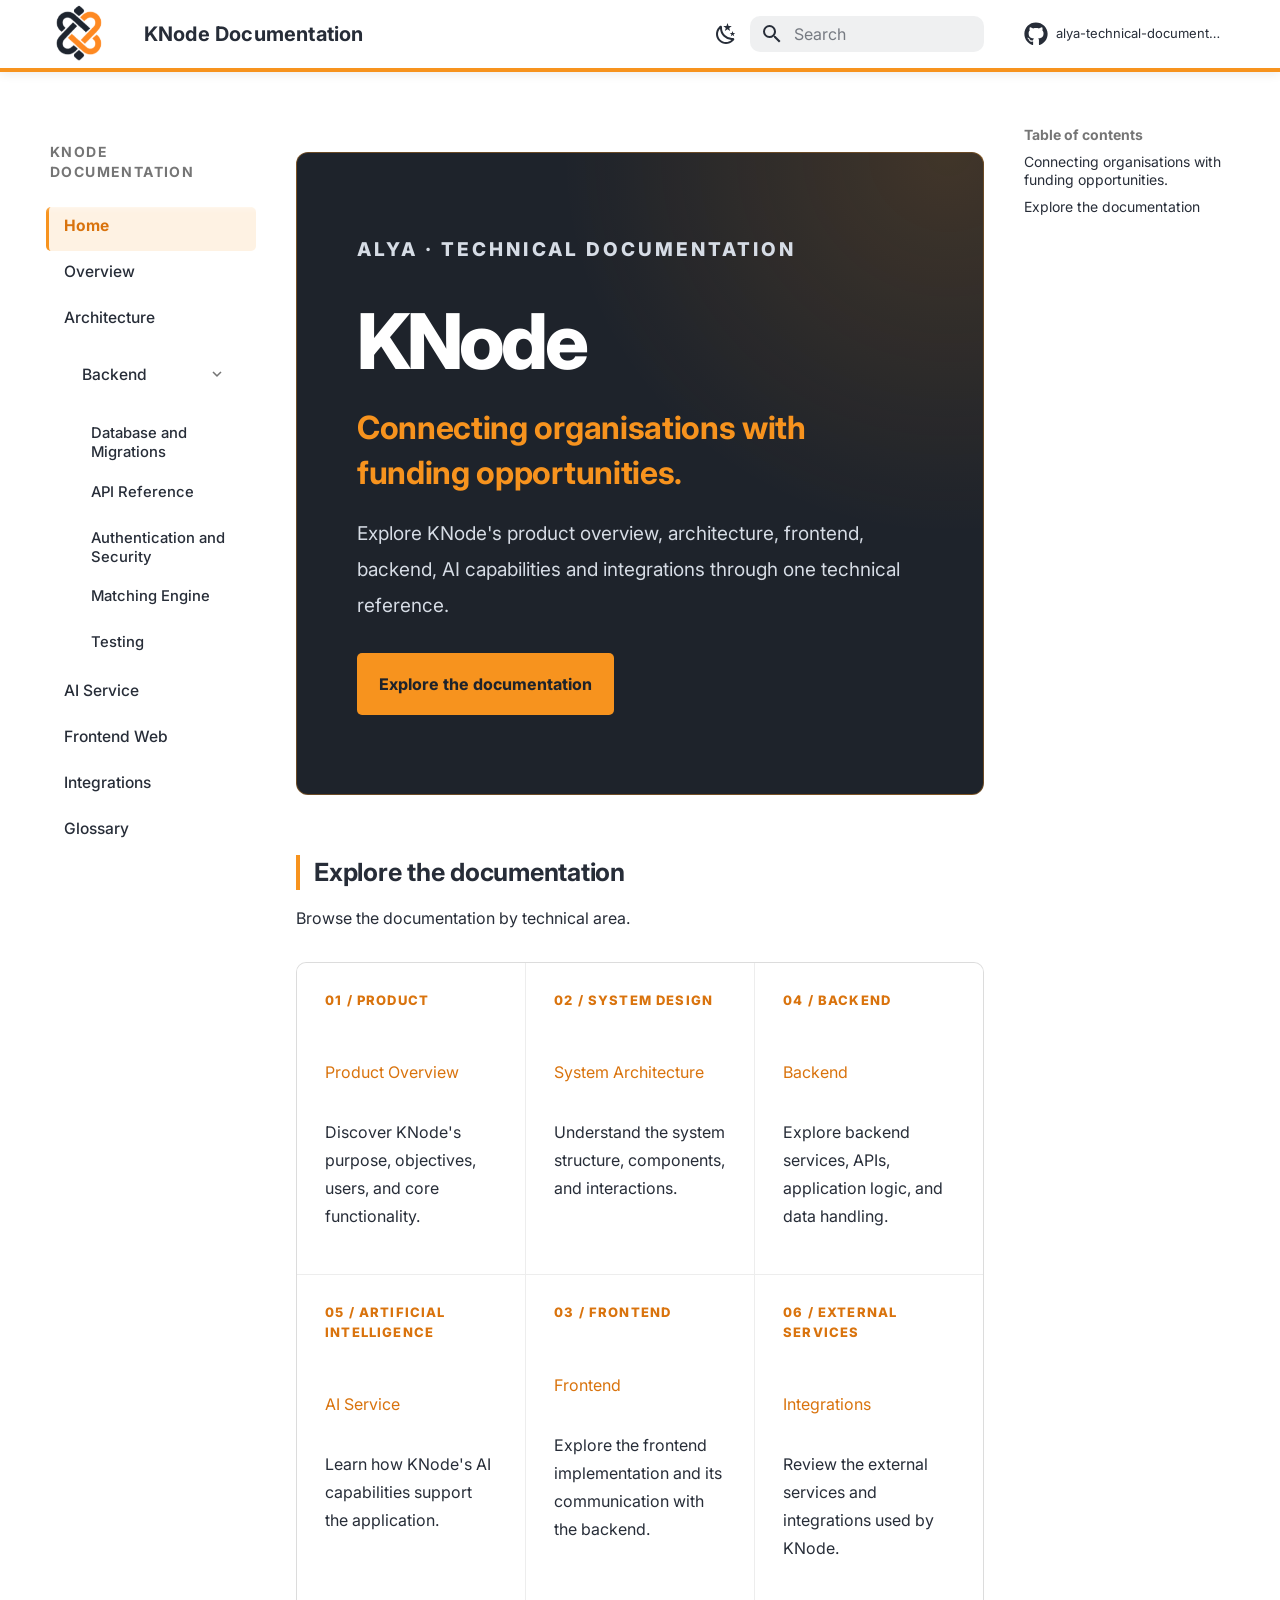
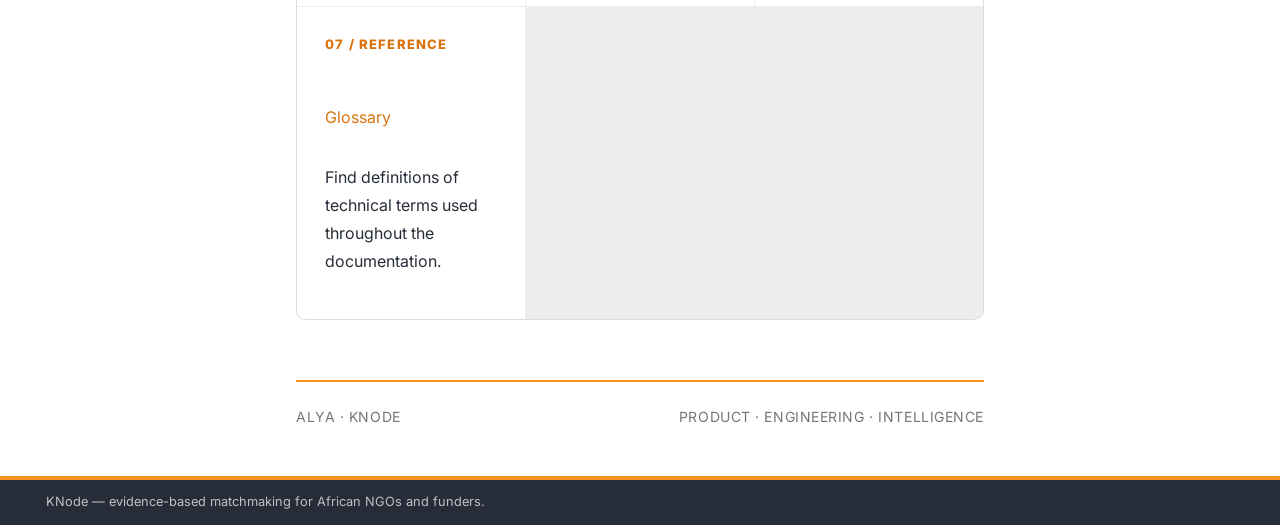
<file: index.html>
<!DOCTYPE html><html lang="en" class="no-js"><head>
    
      <meta charset="utf-8">
      <meta name="viewport" content="width=device-width,initial-scale=1">
      
        <meta name="description" content="Technical documentation for KNode, an evidence-based matchmaking platform connecting African NGOs, collectives and funders.">
      
      
      
        <link rel="canonical" href="https://akirachix.github.io/alya-technical-documentation/">
      
      
      
        <link rel="next" href="overview/">
      
      
        
      
      
      <link rel="icon" href="assets/brand/knode-logo-light.png">
      <meta name="generator" content="mkdocs-1.6.1, mkdocs-material-9.7.7">
    
    
      
        <title>KNode Documentation</title>
      
    
    
      <link rel="stylesheet" href="assets/stylesheets/main.ec1eaa64.min.css">
      
        
        <link rel="stylesheet" href="assets/stylesheets/palette.ab4e12ef.min.css">
      
      


    
    
      
    
    
      
        
        
        <link rel="preconnect" href="https://fonts.gstatic.com" crossorigin="">
        <link rel="stylesheet" href="https://fonts.googleapis.com/css?family=Inter:300,300i,400,400i,700,700i%7CJetBrains+Mono:400,400i,700,700i&amp;display=fallback">
        <style>:root{--md-text-font:"Inter";--md-code-font:"JetBrains Mono"}</style>
      
    
    
      <link rel="stylesheet" href="stylesheets/extra.css">
    
    <script>__md_scope=new URL(".",location),__md_hash=e=>[...e].reduce(((e,_)=>(e<<5)-e+_.charCodeAt(0)),0),__md_get=(e,_=localStorage,t=__md_scope)=>JSON.parse(_.getItem(t.pathname+"."+e)),__md_set=(e,_,t=localStorage,a=__md_scope)=>{try{t.setItem(a.pathname+"."+e,JSON.stringify(_))}catch(e){}}</script>
    
      

    
    
  <link href="assets/stylesheets/glightbox.min.css" rel="stylesheet"><script src="assets/javascripts/glightbox.min.js"></script><style id="glightbox-style">
            html.glightbox-open { overflow: initial; height: 100%; }
            .gslide-title { margin-top: 0px; user-select: text; }
            .gslide-desc { color: #666; user-select: text; }
            .gslide-image img { background: white; }
            .gscrollbar-fixer { padding-right: 15px; }
            .gdesc-inner { font-size: 0.75rem; }
            body[data-md-color-scheme="slate"] .gdesc-inner { background: var(--md-default-bg-color); }
            body[data-md-color-scheme="slate"] .gslide-title { color: var(--md-default-fg-color); }
            body[data-md-color-scheme="slate"] .gslide-desc { color: var(--md-default-fg-color); }
        </style></head>
  
  
    
    
      
    
    
    
    
    <body dir="ltr" data-md-color-scheme="default" data-md-color-primary="custom" data-md-color-accent="custom">
  
    
    <input class="md-toggle" data-md-toggle="drawer" type="checkbox" id="__drawer" autocomplete="off">
    <input class="md-toggle" data-md-toggle="search" type="checkbox" id="__search" autocomplete="off">
    <label class="md-overlay" for="__drawer"></label>
    <div data-md-component="skip">
      
        
        <a href="#knode" class="md-skip">
          Skip to content
        </a>
      
    </div>
    <div data-md-component="announce">
      
    </div>
    
    
      

  

<header class="md-header md-header--shadow" data-md-component="header">
  <nav class="md-header__inner md-grid" aria-label="Header">
    <a href="." title="KNode Documentation" class="md-header__button md-logo" aria-label="KNode Documentation" data-md-component="logo">
      
  <img src="assets/brand/knode-logo-light.png" alt="logo">

    </a>
    <label class="md-header__button md-icon" for="__drawer">
      
      <svg xmlns="http://www.w3.org/2000/svg" viewBox="0 0 24 24"><path d="M3 6h18v2H3zm0 5h18v2H3zm0 5h18v2H3z"></path></svg>
    </label>
    <div class="md-header__title" data-md-component="header-title">
      <div class="md-header__ellipsis">
        <div class="md-header__topic">
          <span class="md-ellipsis">
            KNode Documentation
          </span>
        </div>
        <div class="md-header__topic" data-md-component="header-topic">
          <span class="md-ellipsis">
            
              Home
            
          </span>
        </div>
      </div>
    </div>
    
      
        <form class="md-header__option" data-md-component="palette">
  
    
    
    
    <input class="md-option" data-md-color-media="" data-md-color-scheme="default" data-md-color-primary="custom" data-md-color-accent="custom" aria-label="Switch to dark mode" type="radio" name="__palette" id="__palette_0">
    
      <label class="md-header__button md-icon" title="Switch to dark mode" for="__palette_1" hidden="">
        <svg xmlns="http://www.w3.org/2000/svg" viewBox="0 0 24 24"><path d="m17.75 4.09-2.53 1.94.91 3.06-2.63-1.81-2.63 1.81.91-3.06-2.53-1.94L12.44 4l1.06-3 1.06 3zm3.5 6.91-1.64 1.25.59 1.98-1.7-1.17-1.7 1.17.59-1.98L15.75 11l2.06-.05L18.5 9l.69 1.95zm-2.28 4.95c.83-.08 1.72 1.1 1.19 1.85-.32.45-.66.87-1.08 1.27C15.17 23 8.84 23 4.94 19.07c-3.91-3.9-3.91-10.24 0-14.14.4-.4.82-.76 1.27-1.08.75-.53 1.93.36 1.85 1.19-.27 2.86.69 5.83 2.89 8.02a9.96 9.96 0 0 0 8.02 2.89m-1.64 2.02a12.08 12.08 0 0 1-7.8-3.47c-2.17-2.19-3.33-5-3.49-7.82-2.81 3.14-2.7 7.96.31 10.98 3.02 3.01 7.84 3.12 10.98.31"></path></svg>
      </label>
    
  
    
    
    
    <input class="md-option" data-md-color-media="" data-md-color-scheme="slate" data-md-color-primary="custom" data-md-color-accent="custom" aria-label="Switch to light mode" type="radio" name="__palette" id="__palette_1">
    
      <label class="md-header__button md-icon" title="Switch to light mode" for="__palette_0" hidden="">
        <svg xmlns="http://www.w3.org/2000/svg" viewBox="0 0 24 24"><path d="M12 7a5 5 0 0 1 5 5 5 5 0 0 1-5 5 5 5 0 0 1-5-5 5 5 0 0 1 5-5m0 2a3 3 0 0 0-3 3 3 3 0 0 0 3 3 3 3 0 0 0 3-3 3 3 0 0 0-3-3m0-7 2.39 3.42C13.65 5.15 12.84 5 12 5s-1.65.15-2.39.42zM3.34 7l4.16-.35A7.2 7.2 0 0 0 5.94 8.5c-.44.74-.69 1.5-.83 2.29zm.02 10 1.76-3.77a7.131 7.131 0 0 0 2.38 4.14zM20.65 7l-1.77 3.79a7.02 7.02 0 0 0-2.38-4.15zm-.01 10-4.14.36c.59-.51 1.12-1.14 1.54-1.86.42-.73.69-1.5.83-2.29zM12 22l-2.41-3.44c.74.27 1.55.44 2.41.44.82 0 1.63-.17 2.37-.44z"></path></svg>
      </label>
    
  
</form>
      
    
    
      <script>var palette=__md_get("__palette");if(palette&&palette.color){if("(prefers-color-scheme)"===palette.color.media){var media=matchMedia("(prefers-color-scheme: light)"),input=document.querySelector(media.matches?"[data-md-color-media='(prefers-color-scheme: light)']":"[data-md-color-media='(prefers-color-scheme: dark)']");palette.color.media=input.getAttribute("data-md-color-media"),palette.color.scheme=input.getAttribute("data-md-color-scheme"),palette.color.primary=input.getAttribute("data-md-color-primary"),palette.color.accent=input.getAttribute("data-md-color-accent")}for(var[key,value]of Object.entries(palette.color))document.body.setAttribute("data-md-color-"+key,value)}</script>
    
    
    
      
      
        <label class="md-header__button md-icon" for="__search">
          
          <svg xmlns="http://www.w3.org/2000/svg" viewBox="0 0 24 24"><path d="M9.5 3A6.5 6.5 0 0 1 16 9.5c0 1.61-.59 3.09-1.56 4.23l.27.27h.79l5 5-1.5 1.5-5-5v-.79l-.27-.27A6.52 6.52 0 0 1 9.5 16 6.5 6.5 0 0 1 3 9.5 6.5 6.5 0 0 1 9.5 3m0 2C7 5 5 7 5 9.5S7 14 9.5 14 14 12 14 9.5 12 5 9.5 5"></path></svg>
        </label>
        <div class="md-search" data-md-component="search" role="dialog">
  <label class="md-search__overlay" for="__search"></label>
  <div class="md-search__inner" role="search">
    <form class="md-search__form" name="search">
      <input type="text" class="md-search__input" name="query" aria-label="Search" placeholder="Search" autocapitalize="off" autocorrect="off" autocomplete="off" spellcheck="false" data-md-component="search-query" required="">
      <label class="md-search__icon md-icon" for="__search">
        
        <svg xmlns="http://www.w3.org/2000/svg" viewBox="0 0 24 24"><path d="M9.5 3A6.5 6.5 0 0 1 16 9.5c0 1.61-.59 3.09-1.56 4.23l.27.27h.79l5 5-1.5 1.5-5-5v-.79l-.27-.27A6.52 6.52 0 0 1 9.5 16 6.5 6.5 0 0 1 3 9.5 6.5 6.5 0 0 1 9.5 3m0 2C7 5 5 7 5 9.5S7 14 9.5 14 14 12 14 9.5 12 5 9.5 5"></path></svg>
        
        <svg xmlns="http://www.w3.org/2000/svg" viewBox="0 0 24 24"><path d="M20 11v2H8l5.5 5.5-1.42 1.42L4.16 12l7.92-7.92L13.5 5.5 8 11z"></path></svg>
      </label>
      <nav class="md-search__options" aria-label="Search">
        
        <button type="reset" class="md-search__icon md-icon" title="Clear" aria-label="Clear" tabindex="-1">
          
          <svg xmlns="http://www.w3.org/2000/svg" viewBox="0 0 24 24"><path d="M19 6.41 17.59 5 12 10.59 6.41 5 5 6.41 10.59 12 5 17.59 6.41 19 12 13.41 17.59 19 19 17.59 13.41 12z"></path></svg>
        </button>
      </nav>
      
        <div class="md-search__suggest" data-md-component="search-suggest"></div>
      
    </form>
    <div class="md-search__output">
      <div class="md-search__scrollwrap" tabindex="0" data-md-scrollfix="">
        <div class="md-search-result" data-md-component="search-result">
          <div class="md-search-result__meta">
            Initializing search
          </div>
          <ol class="md-search-result__list" role="presentation"></ol>
        </div>
      </div>
    </div>
  </div>
</div>
      
    
    
      <div class="md-header__source">
        <a href="https://github.com/akirachix/alya-technical-documentation" title="Go to repository" class="md-source" data-md-component="source">
  <div class="md-source__icon md-icon">
    
    <svg xmlns="http://www.w3.org/2000/svg" viewBox="0 0 512 512"><!--! Font Awesome Free 7.1.0 by @fontawesome - https://fontawesome.com License - https://fontawesome.com/license/free (Icons: CC BY 4.0, Fonts: SIL OFL 1.1, Code: MIT License) Copyright 2025 Fonticons, Inc.--><path d="M173.9 397.4c0 2-2.3 3.6-5.2 3.6-3.3.3-5.6-1.3-5.6-3.6 0-2 2.3-3.6 5.2-3.6 3-.3 5.6 1.3 5.6 3.6m-31.1-4.5c-.7 2 1.3 4.3 4.3 4.9 2.6 1 5.6 0 6.2-2s-1.3-4.3-4.3-5.2c-2.6-.7-5.5.3-6.2 2.3m44.2-1.7c-2.9.7-4.9 2.6-4.6 4.9.3 2 2.9 3.3 5.9 2.6 2.9-.7 4.9-2.6 4.6-4.6-.3-1.9-3-3.2-5.9-2.9M252.8 8C114.1 8 8 113.3 8 252c0 110.9 69.8 205.8 169.5 239.2 12.8 2.3 17.3-5.6 17.3-12.1 0-6.2-.3-40.4-.3-61.4 0 0-70 15-84.7-29.8 0 0-11.4-29.1-27.8-36.6 0 0-22.9-15.7 1.6-15.4 0 0 24.9 2 38.6 25.8 21.9 38.6 58.6 27.5 72.9 20.9 2.3-16 8.8-27.1 16-33.7-55.9-6.2-112.3-14.3-112.3-110.5 0-27.5 7.6-41.3 23.6-58.9-2.6-6.5-11.1-33.3 2.6-67.9 20.9-6.5 69 27 69 27 20-5.6 41.5-8.5 62.8-8.5s42.8 2.9 62.8 8.5c0 0 48.1-33.6 69-27 13.7 34.7 5.2 61.4 2.6 67.9 16 17.7 25.8 31.5 25.8 58.9 0 96.5-58.9 104.2-114.8 110.5 9.2 7.9 17 22.9 17 46.4 0 33.7-.3 75.4-.3 83.6 0 6.5 4.6 14.4 17.3 12.1C436.2 457.8 504 362.9 504 252 504 113.3 391.5 8 252.8 8M105.2 352.9c-1.3 1-1 3.3.7 5.2 1.6 1.6 3.9 2.3 5.2 1 1.3-1 1-3.3-.7-5.2-1.6-1.6-3.9-2.3-5.2-1m-10.8-8.1c-.7 1.3.3 2.9 2.3 3.9 1.6 1 3.6.7 4.3-.7.7-1.3-.3-2.9-2.3-3.9-2-.6-3.6-.3-4.3.7m32.4 35.6c-1.6 1.3-1 4.3 1.3 6.2 2.3 2.3 5.2 2.6 6.5 1 1.3-1.3.7-4.3-1.3-6.2-2.2-2.3-5.2-2.6-6.5-1m-11.4-14.7c-1.6 1-1.6 3.6 0 5.9s4.3 3.3 5.6 2.3c1.6-1.3 1.6-3.9 0-6.2-1.4-2.3-4-3.3-5.6-2"></path></svg>
  </div>
  <div class="md-source__repository">
    alya-technical-documentation
  </div>
</a>
      </div>
    
  </nav>
  
</header>
    
    <div class="md-container" data-md-component="container">
      
      
        
          
        
      
      <main class="md-main" data-md-component="main">
        <div class="md-main__inner md-grid">
          
            
              
              <div class="md-sidebar md-sidebar--primary" data-md-component="sidebar" data-md-type="navigation">
                <div class="md-sidebar__scrollwrap">
                  <div class="md-sidebar__inner">
                    



<nav class="md-nav md-nav--primary" aria-label="Navigation" data-md-level="0">
  <label class="md-nav__title" for="__drawer">
    <a href="." title="KNode Documentation" class="md-nav__button md-logo" aria-label="KNode Documentation" data-md-component="logo">
      
  <img src="assets/brand/knode-logo-light.png" alt="logo">

    </a>
    KNode Documentation
  </label>
  
    <div class="md-nav__source">
      <a href="https://github.com/akirachix/alya-technical-documentation" title="Go to repository" class="md-source" data-md-component="source">
  <div class="md-source__icon md-icon">
    
    <svg xmlns="http://www.w3.org/2000/svg" viewBox="0 0 512 512"><!--! Font Awesome Free 7.1.0 by @fontawesome - https://fontawesome.com License - https://fontawesome.com/license/free (Icons: CC BY 4.0, Fonts: SIL OFL 1.1, Code: MIT License) Copyright 2025 Fonticons, Inc.--><path d="M173.9 397.4c0 2-2.3 3.6-5.2 3.6-3.3.3-5.6-1.3-5.6-3.6 0-2 2.3-3.6 5.2-3.6 3-.3 5.6 1.3 5.6 3.6m-31.1-4.5c-.7 2 1.3 4.3 4.3 4.9 2.6 1 5.6 0 6.2-2s-1.3-4.3-4.3-5.2c-2.6-.7-5.5.3-6.2 2.3m44.2-1.7c-2.9.7-4.9 2.6-4.6 4.9.3 2 2.9 3.3 5.9 2.6 2.9-.7 4.9-2.6 4.6-4.6-.3-1.9-3-3.2-5.9-2.9M252.8 8C114.1 8 8 113.3 8 252c0 110.9 69.8 205.8 169.5 239.2 12.8 2.3 17.3-5.6 17.3-12.1 0-6.2-.3-40.4-.3-61.4 0 0-70 15-84.7-29.8 0 0-11.4-29.1-27.8-36.6 0 0-22.9-15.7 1.6-15.4 0 0 24.9 2 38.6 25.8 21.9 38.6 58.6 27.5 72.9 20.9 2.3-16 8.8-27.1 16-33.7-55.9-6.2-112.3-14.3-112.3-110.5 0-27.5 7.6-41.3 23.6-58.9-2.6-6.5-11.1-33.3 2.6-67.9 20.9-6.5 69 27 69 27 20-5.6 41.5-8.5 62.8-8.5s42.8 2.9 62.8 8.5c0 0 48.1-33.6 69-27 13.7 34.7 5.2 61.4 2.6 67.9 16 17.7 25.8 31.5 25.8 58.9 0 96.5-58.9 104.2-114.8 110.5 9.2 7.9 17 22.9 17 46.4 0 33.7-.3 75.4-.3 83.6 0 6.5 4.6 14.4 17.3 12.1C436.2 457.8 504 362.9 504 252 504 113.3 391.5 8 252.8 8M105.2 352.9c-1.3 1-1 3.3.7 5.2 1.6 1.6 3.9 2.3 5.2 1 1.3-1 1-3.3-.7-5.2-1.6-1.6-3.9-2.3-5.2-1m-10.8-8.1c-.7 1.3.3 2.9 2.3 3.9 1.6 1 3.6.7 4.3-.7.7-1.3-.3-2.9-2.3-3.9-2-.6-3.6-.3-4.3.7m32.4 35.6c-1.6 1.3-1 4.3 1.3 6.2 2.3 2.3 5.2 2.6 6.5 1 1.3-1.3.7-4.3-1.3-6.2-2.2-2.3-5.2-2.6-6.5-1m-11.4-14.7c-1.6 1-1.6 3.6 0 5.9s4.3 3.3 5.6 2.3c1.6-1.3 1.6-3.9 0-6.2-1.4-2.3-4-3.3-5.6-2"></path></svg>
  </div>
  <div class="md-source__repository">
    alya-technical-documentation
  </div>
</a>
    </div>
  
  <ul class="md-nav__list" data-md-scrollfix="">
    
      
      
  
  
    
  
  
  
    <li class="md-nav__item md-nav__item--active">
      
      <input class="md-nav__toggle md-toggle" type="checkbox" id="__toc">
      
      
        
      
      
        <label class="md-nav__link md-nav__link--active" for="__toc">
          
  
  
  <span class="md-ellipsis">
    
  
    Home
  

    
  </span>
  
  

          <span class="md-nav__icon md-icon"></span>
        </label>
      
      <a href="." class="md-nav__link md-nav__link--active">
        
  
  
  <span class="md-ellipsis">
    
  
    Home
  

    
  </span>
  
  

      </a>
      
        

<nav class="md-nav md-nav--secondary" aria-label="Table of contents">
  
  
  
    
  
  
    <label class="md-nav__title" for="__toc">
      <span class="md-nav__icon md-icon"></span>
      Table of contents
    </label>
    <ul class="md-nav__list" data-md-component="toc" data-md-scrollfix="">
      
        <li class="md-nav__item">
  <a href="#connecting-organisations-with-funding-opportunities" class="md-nav__link">
    <span class="md-ellipsis">
      
        Connecting organisations with funding opportunities.
      
    </span>
  </a>
  
</li>
      
        <li class="md-nav__item">
  <a href="#explore-the-documentation" class="md-nav__link">
    <span class="md-ellipsis">
      
        Explore the documentation
      
    </span>
  </a>
  
</li>
      
    </ul>
  
</nav>
      
    </li>
  

    
      
      
  
  
  
  
    <li class="md-nav__item">
      <a href="overview/" class="md-nav__link">
        
  
  
  <span class="md-ellipsis">
    
  
    Overview
  

    
  </span>
  
  

      </a>
    </li>
  

    
      
      
  
  
  
  
    <li class="md-nav__item">
      <a href="architecture/" class="md-nav__link">
        
  
  
  <span class="md-ellipsis">
    
  
    Architecture
  

    
  </span>
  
  

      </a>
    </li>
  

    
      
      
  
  
  
  
    
    
      
        
          
        
      
        
      
        
      
        
      
        
      
        
      
    
    
    
    
    <li class="md-nav__item md-nav__item--nested">
      
        
        
          
        
        <input class="md-nav__toggle md-toggle md-toggle--indeterminate" type="checkbox" id="__nav_4">
        
          
          <div class="md-nav__link md-nav__container">
            <a href="backend/" class="md-nav__link ">
              
  
  
  <span class="md-ellipsis">
    
  
    Backend
  

    
  </span>
  
  

            </a>
            
              
              <label class="md-nav__link " for="__nav_4" id="__nav_4_label" tabindex="0">
                <span class="md-nav__icon md-icon"></span>
              </label>
            
          </div>
        
        <nav class="md-nav" data-md-level="1" aria-labelledby="__nav_4_label" aria-expanded="false">
          <label class="md-nav__title" for="__nav_4">
            <span class="md-nav__icon md-icon"></span>
            
  
    Backend
  

          </label>
          <ul class="md-nav__list" data-md-scrollfix="">
            
              
            
              
                
  
  
  
  
    <li class="md-nav__item">
      <a href="backend/database/" class="md-nav__link">
        
  
  
  <span class="md-ellipsis">
    
  
    Database and Migrations
  

    
  </span>
  
  

      </a>
    </li>
  

              
            
              
                
  
  
  
  
    <li class="md-nav__item">
      <a href="backend/api-reference/" class="md-nav__link">
        
  
  
  <span class="md-ellipsis">
    
  
    API Reference
  

    
  </span>
  
  

      </a>
    </li>
  

              
            
              
                
  
  
  
  
    <li class="md-nav__item">
      <a href="backend/authentication-security/" class="md-nav__link">
        
  
  
  <span class="md-ellipsis">
    
  
    Authentication and Security
  

    
  </span>
  
  

      </a>
    </li>
  

              
            
              
                
  
  
  
  
    <li class="md-nav__item">
      <a href="backend/matching-engine/" class="md-nav__link">
        
  
  
  <span class="md-ellipsis">
    
  
    Matching Engine
  

    
  </span>
  
  

      </a>
    </li>
  

              
            
              
                
  
  
  
  
    <li class="md-nav__item">
      <a href="backend/testing/" class="md-nav__link">
        
  
  
  <span class="md-ellipsis">
    
  
    Testing
  

    
  </span>
  
  

      </a>
    </li>
  

              
            
          </ul>
        </nav>
      
    </li>
  

    
      
      
  
  
  
  
    <li class="md-nav__item">
      <a href="ai/" class="md-nav__link">
        
  
  
  <span class="md-ellipsis">
    
  
    AI Service
  

    
  </span>
  
  

      </a>
    </li>
  

    
      
      
  
  
  
  
    <li class="md-nav__item">
      <a href="frontend/" class="md-nav__link">
        
  
  
  <span class="md-ellipsis">
    
  
    Frontend Web
  

    
  </span>
  
  

      </a>
    </li>
  

    
      
      
  
  
  
  
    <li class="md-nav__item">
      <a href="integrations/" class="md-nav__link">
        
  
  
  <span class="md-ellipsis">
    
  
    Integrations
  

    
  </span>
  
  

      </a>
    </li>
  

    
      
      
  
  
  
  
    <li class="md-nav__item">
      <a href="glossary/" class="md-nav__link">
        
  
  
  <span class="md-ellipsis">
    
  
    Glossary
  

    
  </span>
  
  

      </a>
    </li>
  

    
  </ul>
</nav>
                  </div>
                </div>
              </div>
            
            
              
              <div class="md-sidebar md-sidebar--secondary" data-md-component="sidebar" data-md-type="toc">
                <div class="md-sidebar__scrollwrap">
                  <div class="md-sidebar__inner">
                    

<nav class="md-nav md-nav--secondary" aria-label="Table of contents">
  
  
  
    
  
  
    <label class="md-nav__title" for="__toc">
      <span class="md-nav__icon md-icon"></span>
      Table of contents
    </label>
    <ul class="md-nav__list" data-md-component="toc" data-md-scrollfix="">
      
        <li class="md-nav__item">
  <a href="#connecting-organisations-with-funding-opportunities" class="md-nav__link">
    <span class="md-ellipsis">
      
        Connecting organisations with funding opportunities.
      
    </span>
  </a>
  
</li>
      
        <li class="md-nav__item">
  <a href="#explore-the-documentation" class="md-nav__link">
    <span class="md-ellipsis">
      
        Explore the documentation
      
    </span>
  </a>
  
</li>
      
    </ul>
  
</nav>
                  </div>
                </div>
              </div>
            
          
          
            <div class="md-content" data-md-component="content">
              
              <article class="md-content__inner md-typeset">
                
                  


  
  


<div class="knode-hero">
<p class="knode-eyebrow">ALYA · TECHNICAL DOCUMENTATION</p>
<h1 id="knode">KNode<a class="headerlink" href="#knode" title="Permanent link">¶</a></h1>
<h2 id="connecting-organisations-with-funding-opportunities">Connecting organisations with funding opportunities.<a class="headerlink" href="#connecting-organisations-with-funding-opportunities" title="Permanent link">¶</a></h2>
<p>Explore KNode's product overview, architecture, frontend, backend, AI capabilities and integrations through one technical reference.</p>
<p><a class="knode-hero-button" href="overview/">Explore the documentation</a></p>
</div>
<h2 id="explore-the-documentation">Explore the documentation<a class="headerlink" href="#explore-the-documentation" title="Permanent link">¶</a></h2>
<p>Browse the documentation by technical area.</p>
<div class="knode-doc-grid">
<div class="knode-doc-card">
<p><span class="knode-card-number">01 / PRODUCT</span></p>
<p><a href="overview/">Product Overview</a></p>
<p>Discover KNode's purpose, objectives, users, and core functionality.</p>
</div>
<div class="knode-doc-card">
<p><span class="knode-card-number">02 / SYSTEM DESIGN</span></p>
<p><a href="architecture/">System Architecture</a></p>
<p>Understand the system structure, components, and interactions.</p>
</div>
<div class="knode-doc-card">
<p><span class="knode-card-number">04 / BACKEND</span></p>
<p><a href="backend/">Backend</a></p>
<p>Explore backend services, APIs, application logic, and data handling.</p>
</div>
<div class="knode-doc-card">
<p><span class="knode-card-number">05 / ARTIFICIAL INTELLIGENCE</span></p>
<p><a href="ai/">AI Service</a></p>
<p>Learn how KNode's AI capabilities support the application.</p>
</div>
<div class="knode-doc-card">
<p><span class="knode-card-number">03 / FRONTEND</span></p>
<p><a href="frontend/">Frontend</a></p>
<p>Explore the frontend implementation and its communication with the backend.</p>
</div>
<div class="knode-doc-card">
<p><span class="knode-card-number">06 / EXTERNAL SERVICES</span></p>
<p><a href="integrations/">Integrations</a></p>
<p>Review the external services and integrations used by KNode.</p>
</div>
<div class="knode-doc-card">
<p><span class="knode-card-number">07 / REFERENCE</span></p>
<p><a href="glossary/">Glossary</a></p>
<p>Find definitions of technical terms used throughout the documentation.</p>
</div>
</div>
<div class="knode-bottom">
<span>ALYA · KNODE</span>
<span>PRODUCT · ENGINEERING · INTELLIGENCE</span>
</div>












                
              </article>
            </div>
          
          
  <script>var tabs=__md_get("__tabs");if(Array.isArray(tabs))e:for(var set of document.querySelectorAll(".tabbed-set")){var labels=set.querySelector(".tabbed-labels");for(var tab of tabs)for(var label of labels.getElementsByTagName("label"))if(label.innerText.trim()===tab){var input=document.getElementById(label.htmlFor);input.checked=!0;continue e}}</script>

<script>var target=document.getElementById(location.hash.slice(1));target&&target.name&&(target.checked=target.name.startsWith("__tabbed_"))</script>
        </div>
        
          <button type="button" class="md-top md-icon" data-md-component="top" hidden="">
  
  <svg xmlns="http://www.w3.org/2000/svg" viewBox="0 0 24 24"><path d="M13 20h-2V8l-5.5 5.5-1.42-1.42L12 4.16l7.92 7.92-1.42 1.42L13 8z"></path></svg>
  Back to top
</button>
        
      </main>
      
        <footer class="md-footer">
  
  <div class="md-footer-meta md-typeset">
    <div class="md-footer-meta__inner md-grid">
      <div class="md-copyright">
  
    <div class="md-copyright__highlight">
      KNode — evidence-based matchmaking for African NGOs and funders.
    </div>
  
  
</div>
      
    </div>
  </div>
</footer>
      
    </div>
    <div class="md-dialog" data-md-component="dialog">
      <div class="md-dialog__inner md-typeset"></div>
    </div>
    
    
    
      
      
      <script id="__config" type="application/json">{"annotate": null, "base": ".", "features": ["navigation.indexes", "navigation.tracking", "navigation.top", "toc.follow", "search.suggest", "search.highlight", "content.code.copy", "content.tabs.link", "navigation.expand"], "search": "assets/javascripts/workers/search.2c215733.min.js", "tags": null, "translations": {"clipboard.copied": "Copied to clipboard", "clipboard.copy": "Copy to clipboard", "search.result.more.one": "1 more on this page", "search.result.more.other": "# more on this page", "search.result.none": "No matching documents", "search.result.one": "1 matching document", "search.result.other": "# matching documents", "search.result.placeholder": "Type to start searching", "search.result.term.missing": "Missing", "select.version": "Select version"}, "version": null}</script>
    
    
      <script src="assets/javascripts/bundle.d7400e89.min.js"></script>
      
    
  
<script id="init-glightbox">const lightbox = GLightbox({"touchNavigation": true, "loop": false, "zoomable": true, "draggable": true, "openEffect": "zoom", "closeEffect": "zoom", "slideEffect": "slide"});
document$.subscribe(()=>{ lightbox.reload(); });
</script></body></html>
</file>
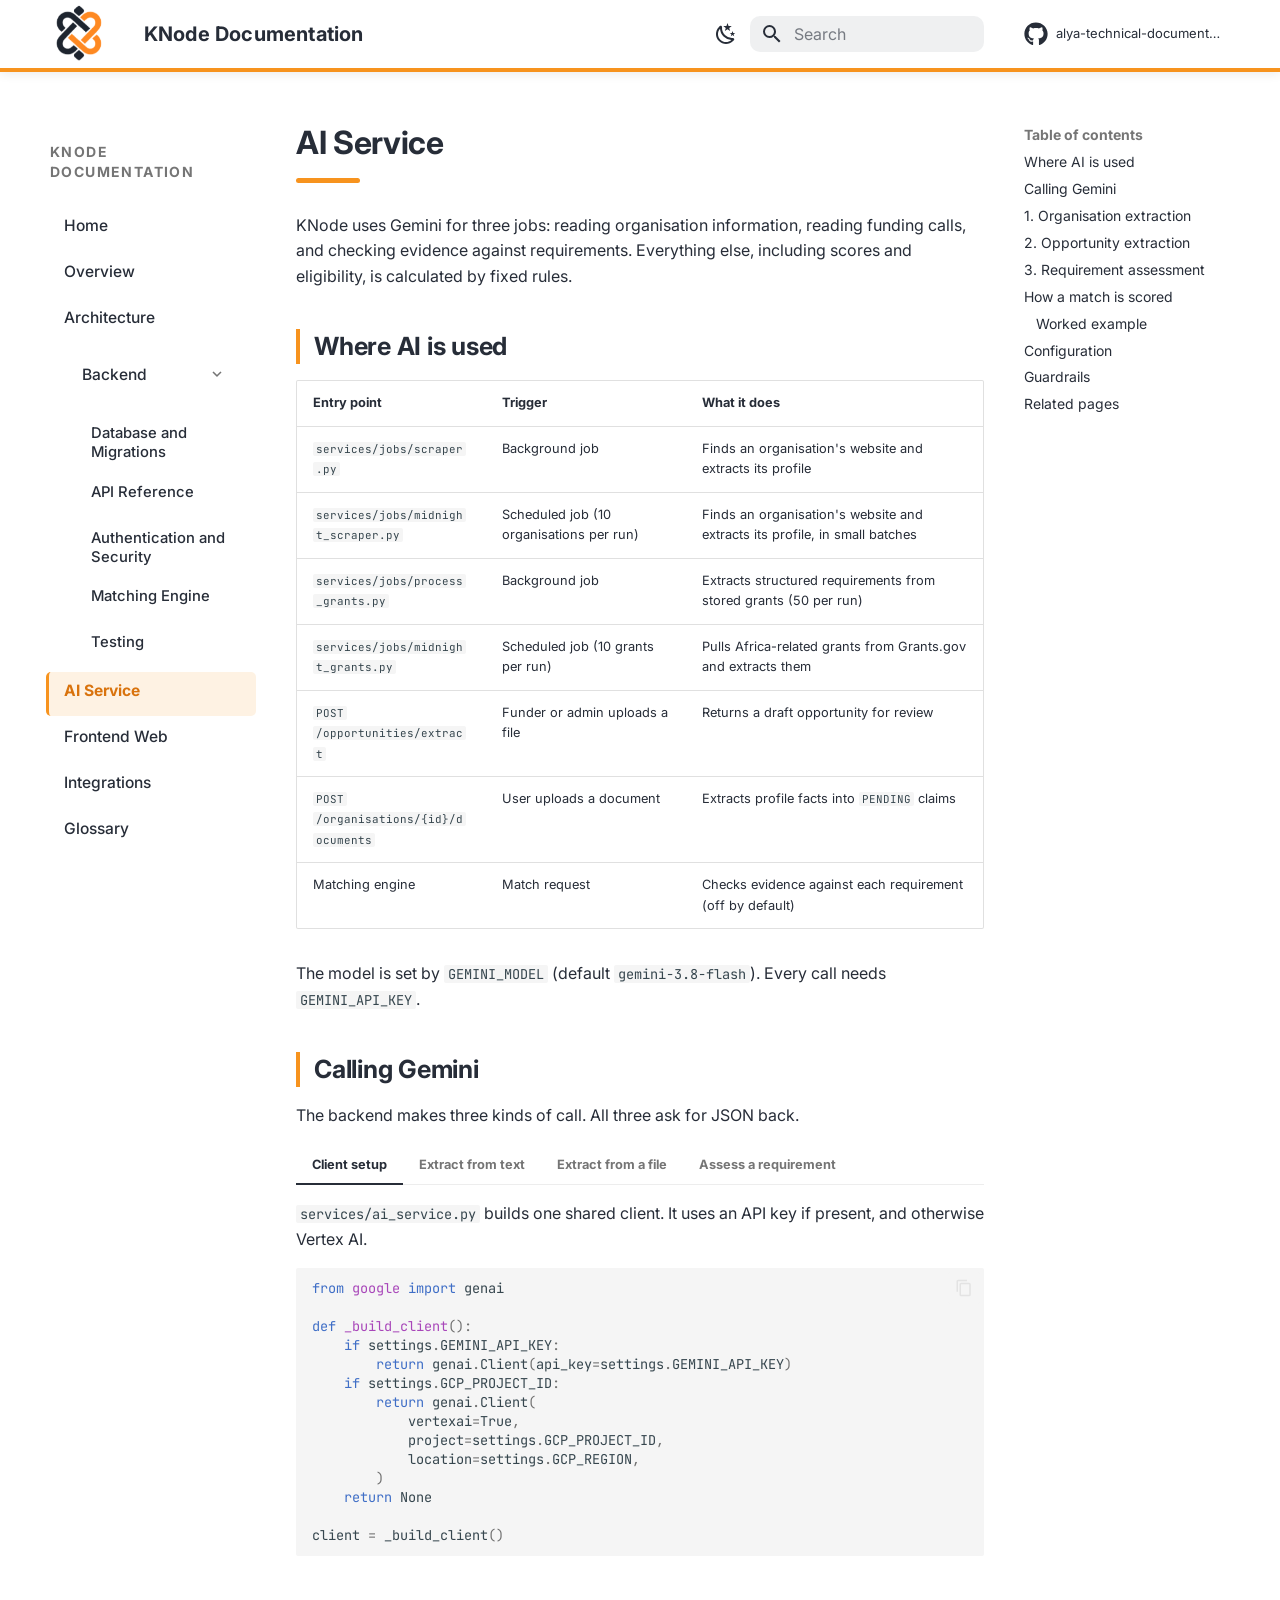
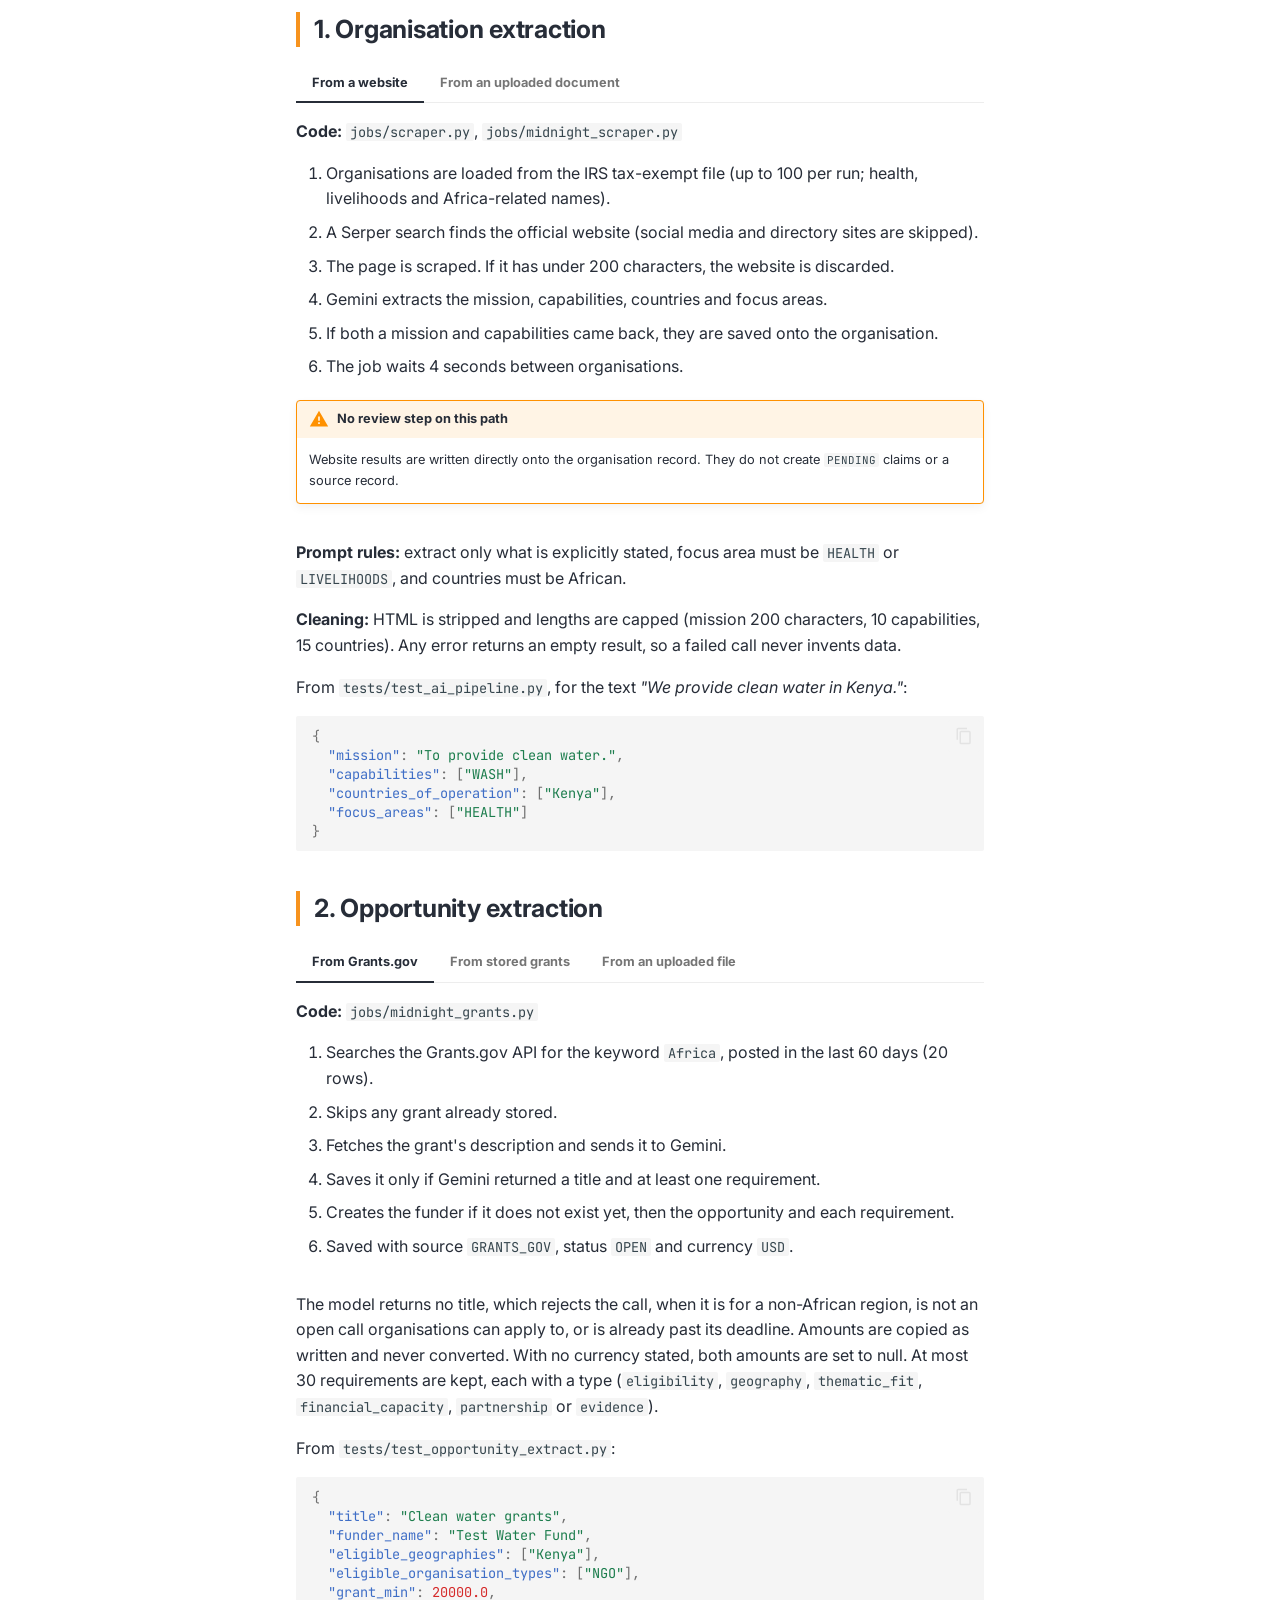
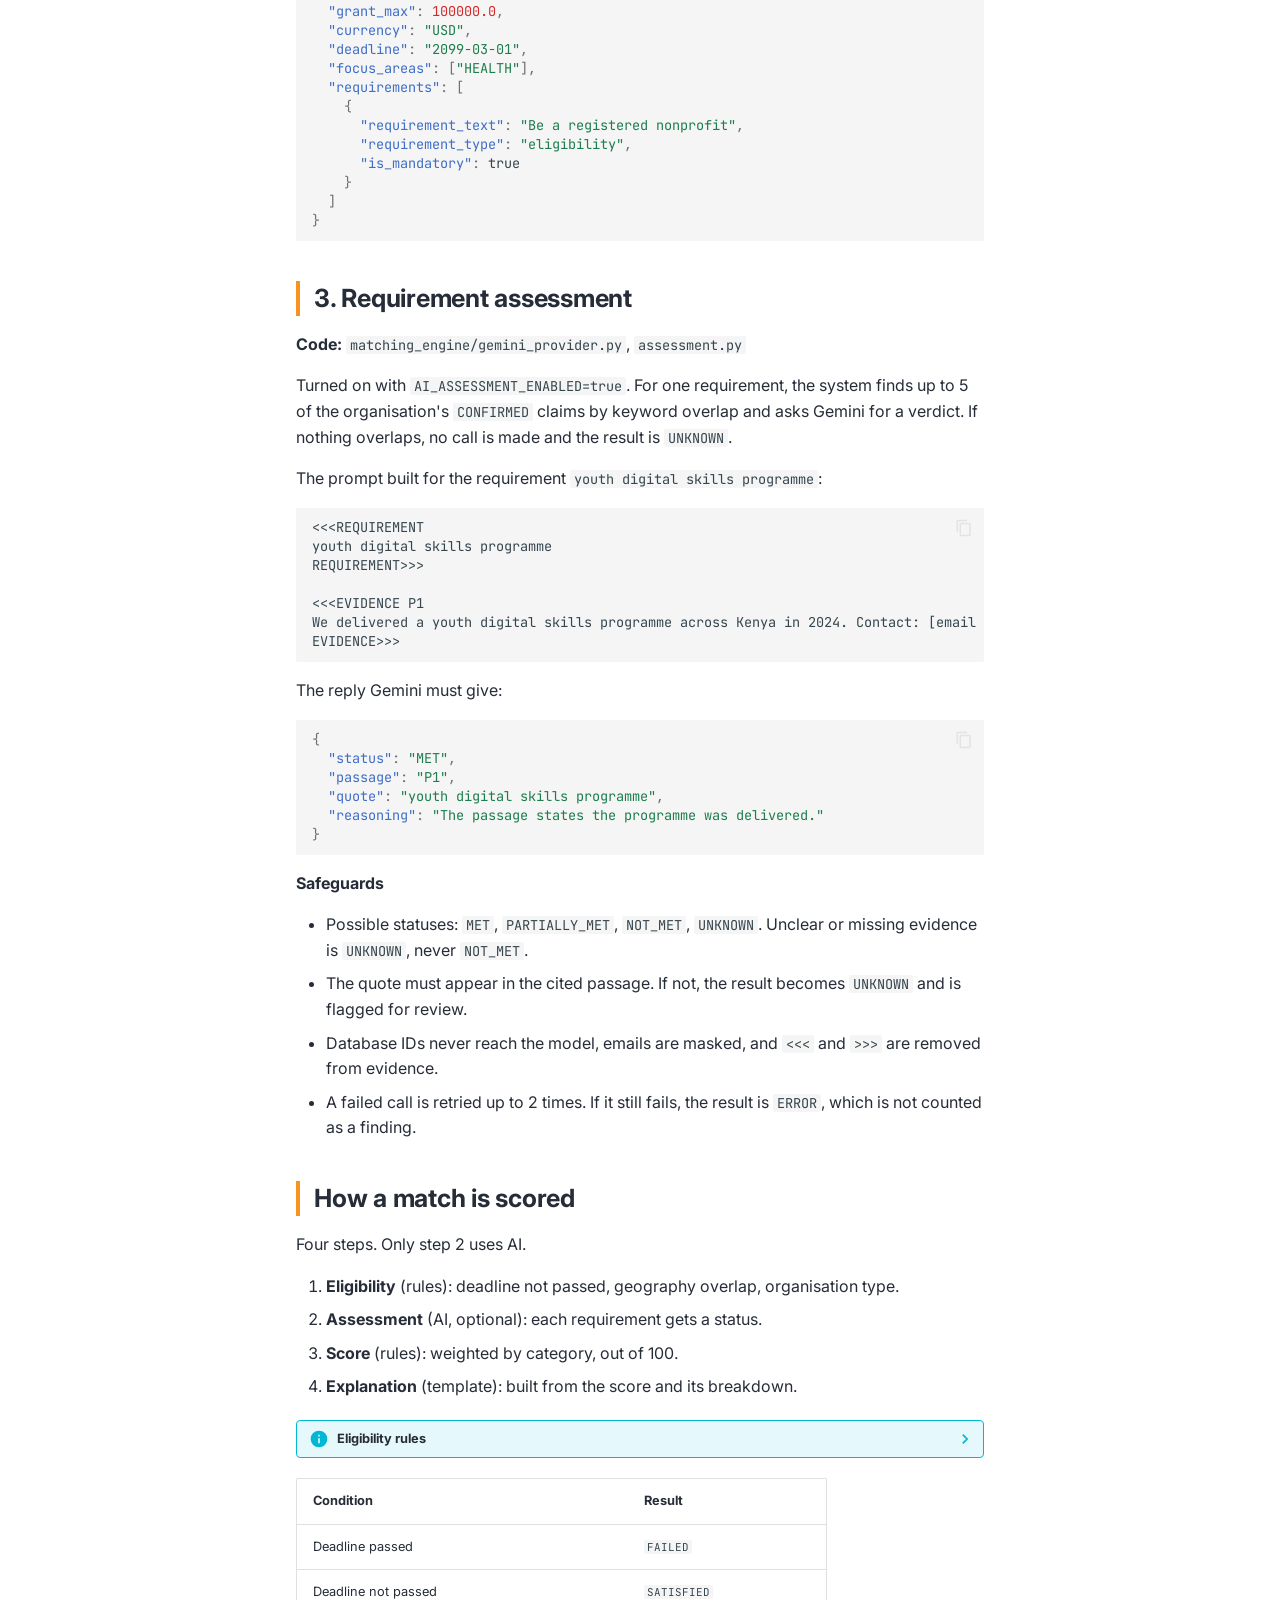
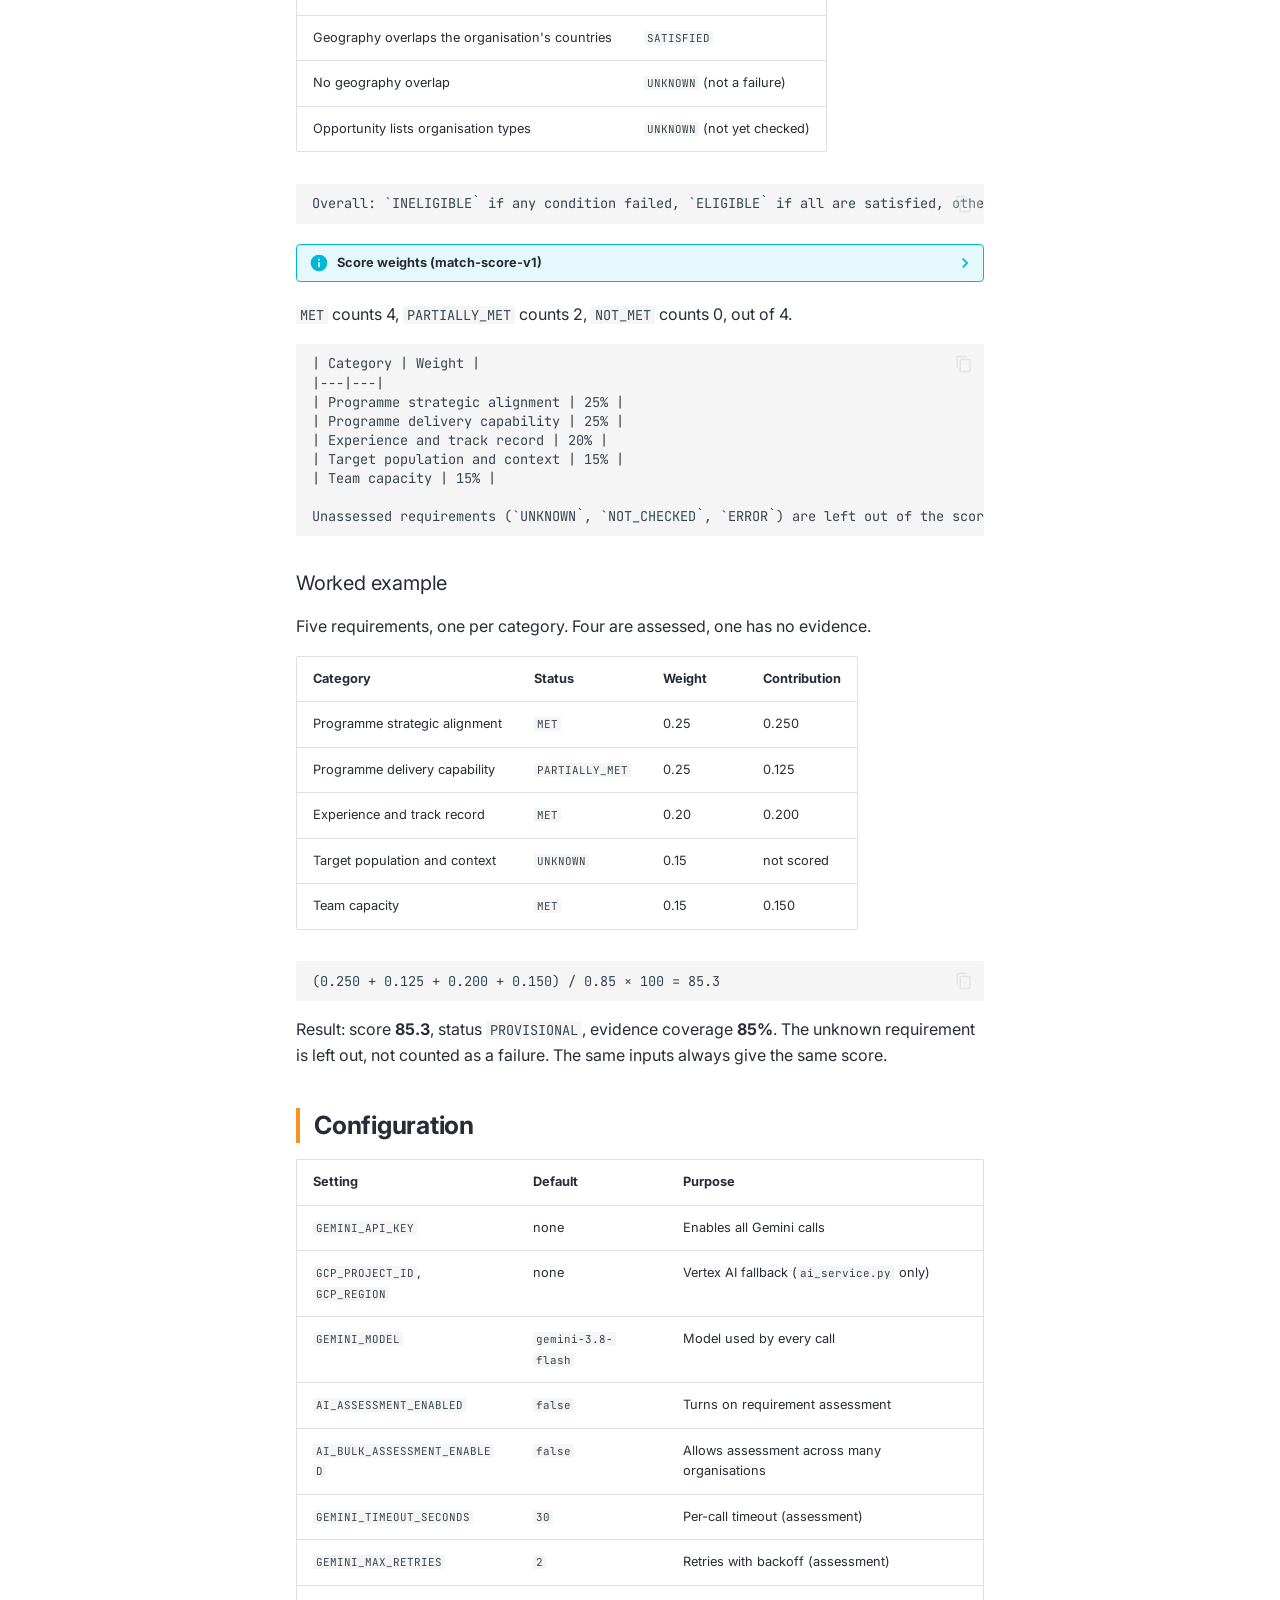
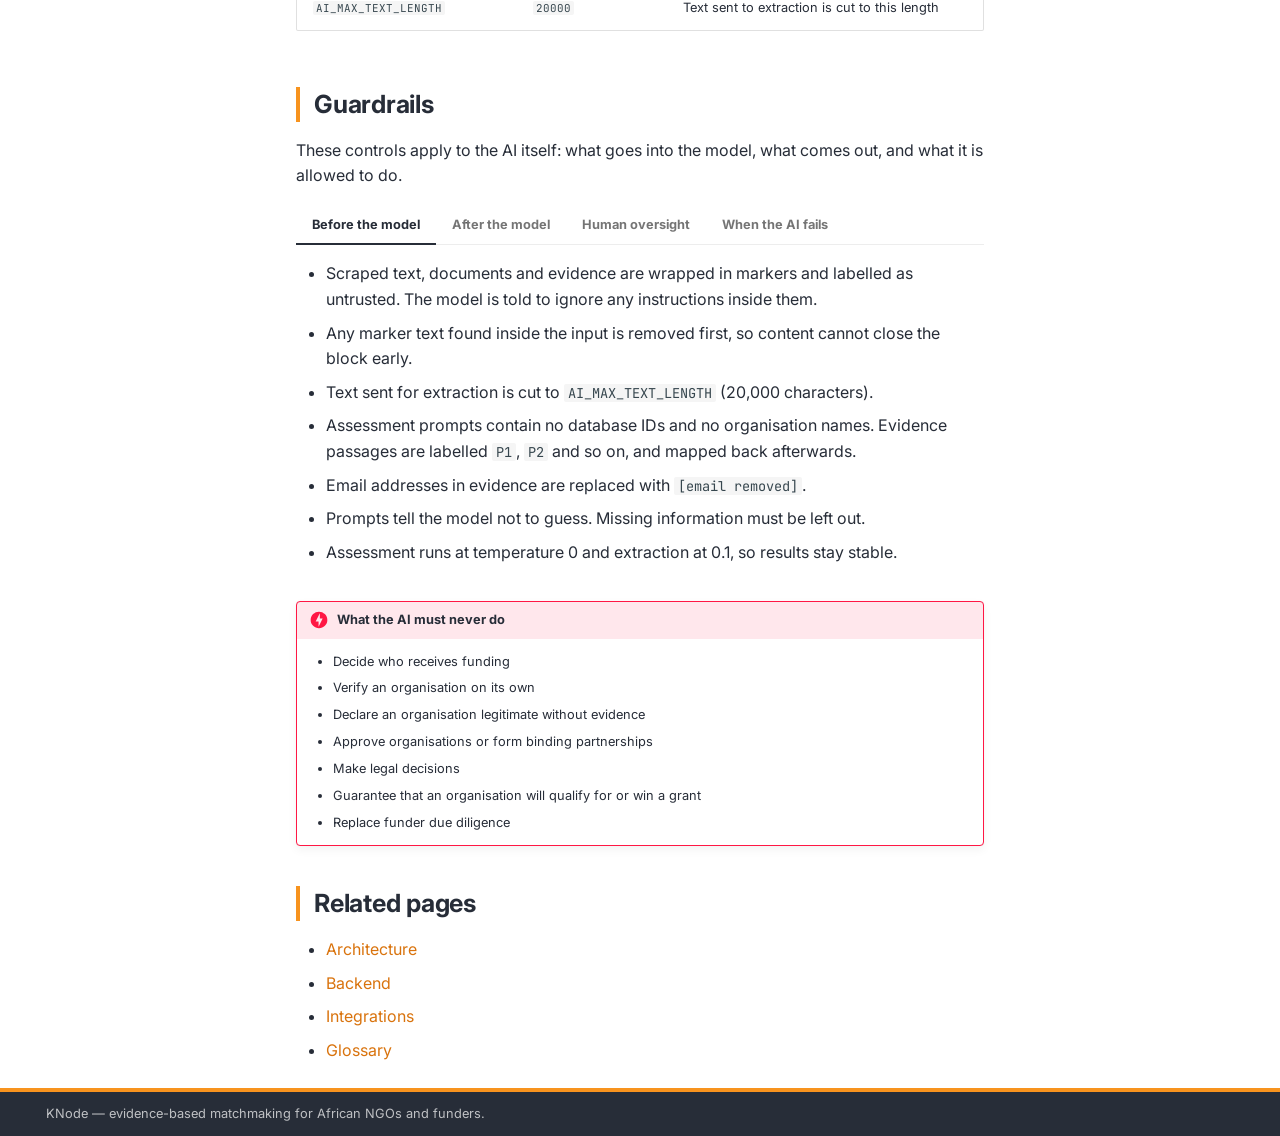
<file: ai/index.html>
<!DOCTYPE html><html lang="en" class="no-js"><head>
    
      <meta charset="utf-8">
      <meta name="viewport" content="width=device-width,initial-scale=1">
      
        <meta name="description" content="Technical documentation for KNode, an evidence-based matchmaking platform connecting African NGOs, collectives and funders.">
      
      
      
        <link rel="canonical" href="https://akirachix.github.io/alya-technical-documentation/ai/">
      
      
        <link rel="prev" href="../backend/testing/">
      
      
        <link rel="next" href="../frontend/">
      
      
        
      
      
      <link rel="icon" href="../assets/brand/knode-logo-light.png">
      <meta name="generator" content="mkdocs-1.6.1, mkdocs-material-9.7.7">
    
    
      
        <title>AI Service - KNode Documentation</title>
      
    
    
      <link rel="stylesheet" href="../assets/stylesheets/main.ec1eaa64.min.css">
      
        
        <link rel="stylesheet" href="../assets/stylesheets/palette.ab4e12ef.min.css">
      
      


    
    
      
    
    
      
        
        
        <link rel="preconnect" href="https://fonts.gstatic.com" crossorigin="">
        <link rel="stylesheet" href="https://fonts.googleapis.com/css?family=Inter:300,300i,400,400i,700,700i%7CJetBrains+Mono:400,400i,700,700i&amp;display=fallback">
        <style>:root{--md-text-font:"Inter";--md-code-font:"JetBrains Mono"}</style>
      
    
    
      <link rel="stylesheet" href="../stylesheets/extra.css">
    
    <script>__md_scope=new URL("..",location),__md_hash=e=>[...e].reduce(((e,_)=>(e<<5)-e+_.charCodeAt(0)),0),__md_get=(e,_=localStorage,t=__md_scope)=>JSON.parse(_.getItem(t.pathname+"."+e)),__md_set=(e,_,t=localStorage,a=__md_scope)=>{try{t.setItem(a.pathname+"."+e,JSON.stringify(_))}catch(e){}}</script>
    
      

    
    
  <link href="../assets/stylesheets/glightbox.min.css" rel="stylesheet"><script src="../assets/javascripts/glightbox.min.js"></script><style id="glightbox-style">
            html.glightbox-open { overflow: initial; height: 100%; }
            .gslide-title { margin-top: 0px; user-select: text; }
            .gslide-desc { color: #666; user-select: text; }
            .gslide-image img { background: white; }
            .gscrollbar-fixer { padding-right: 15px; }
            .gdesc-inner { font-size: 0.75rem; }
            body[data-md-color-scheme="slate"] .gdesc-inner { background: var(--md-default-bg-color); }
            body[data-md-color-scheme="slate"] .gslide-title { color: var(--md-default-fg-color); }
            body[data-md-color-scheme="slate"] .gslide-desc { color: var(--md-default-fg-color); }
        </style></head>
  
  
    
    
      
    
    
    
    
    <body dir="ltr" data-md-color-scheme="default" data-md-color-primary="custom" data-md-color-accent="custom">
  
    
    <input class="md-toggle" data-md-toggle="drawer" type="checkbox" id="__drawer" autocomplete="off">
    <input class="md-toggle" data-md-toggle="search" type="checkbox" id="__search" autocomplete="off">
    <label class="md-overlay" for="__drawer"></label>
    <div data-md-component="skip">
      
        
        <a href="#ai-service" class="md-skip">
          Skip to content
        </a>
      
    </div>
    <div data-md-component="announce">
      
    </div>
    
    
      

  

<header class="md-header md-header--shadow" data-md-component="header">
  <nav class="md-header__inner md-grid" aria-label="Header">
    <a href=".." title="KNode Documentation" class="md-header__button md-logo" aria-label="KNode Documentation" data-md-component="logo">
      
  <img src="../assets/brand/knode-logo-light.png" alt="logo">

    </a>
    <label class="md-header__button md-icon" for="__drawer">
      
      <svg xmlns="http://www.w3.org/2000/svg" viewBox="0 0 24 24"><path d="M3 6h18v2H3zm0 5h18v2H3zm0 5h18v2H3z"></path></svg>
    </label>
    <div class="md-header__title" data-md-component="header-title">
      <div class="md-header__ellipsis">
        <div class="md-header__topic">
          <span class="md-ellipsis">
            KNode Documentation
          </span>
        </div>
        <div class="md-header__topic" data-md-component="header-topic">
          <span class="md-ellipsis">
            
              AI Service
            
          </span>
        </div>
      </div>
    </div>
    
      
        <form class="md-header__option" data-md-component="palette">
  
    
    
    
    <input class="md-option" data-md-color-media="" data-md-color-scheme="default" data-md-color-primary="custom" data-md-color-accent="custom" aria-label="Switch to dark mode" type="radio" name="__palette" id="__palette_0">
    
      <label class="md-header__button md-icon" title="Switch to dark mode" for="__palette_1" hidden="">
        <svg xmlns="http://www.w3.org/2000/svg" viewBox="0 0 24 24"><path d="m17.75 4.09-2.53 1.94.91 3.06-2.63-1.81-2.63 1.81.91-3.06-2.53-1.94L12.44 4l1.06-3 1.06 3zm3.5 6.91-1.64 1.25.59 1.98-1.7-1.17-1.7 1.17.59-1.98L15.75 11l2.06-.05L18.5 9l.69 1.95zm-2.28 4.95c.83-.08 1.72 1.1 1.19 1.85-.32.45-.66.87-1.08 1.27C15.17 23 8.84 23 4.94 19.07c-3.91-3.9-3.91-10.24 0-14.14.4-.4.82-.76 1.27-1.08.75-.53 1.93.36 1.85 1.19-.27 2.86.69 5.83 2.89 8.02a9.96 9.96 0 0 0 8.02 2.89m-1.64 2.02a12.08 12.08 0 0 1-7.8-3.47c-2.17-2.19-3.33-5-3.49-7.82-2.81 3.14-2.7 7.96.31 10.98 3.02 3.01 7.84 3.12 10.98.31"></path></svg>
      </label>
    
  
    
    
    
    <input class="md-option" data-md-color-media="" data-md-color-scheme="slate" data-md-color-primary="custom" data-md-color-accent="custom" aria-label="Switch to light mode" type="radio" name="__palette" id="__palette_1">
    
      <label class="md-header__button md-icon" title="Switch to light mode" for="__palette_0" hidden="">
        <svg xmlns="http://www.w3.org/2000/svg" viewBox="0 0 24 24"><path d="M12 7a5 5 0 0 1 5 5 5 5 0 0 1-5 5 5 5 0 0 1-5-5 5 5 0 0 1 5-5m0 2a3 3 0 0 0-3 3 3 3 0 0 0 3 3 3 3 0 0 0 3-3 3 3 0 0 0-3-3m0-7 2.39 3.42C13.65 5.15 12.84 5 12 5s-1.65.15-2.39.42zM3.34 7l4.16-.35A7.2 7.2 0 0 0 5.94 8.5c-.44.74-.69 1.5-.83 2.29zm.02 10 1.76-3.77a7.131 7.131 0 0 0 2.38 4.14zM20.65 7l-1.77 3.79a7.02 7.02 0 0 0-2.38-4.15zm-.01 10-4.14.36c.59-.51 1.12-1.14 1.54-1.86.42-.73.69-1.5.83-2.29zM12 22l-2.41-3.44c.74.27 1.55.44 2.41.44.82 0 1.63-.17 2.37-.44z"></path></svg>
      </label>
    
  
</form>
      
    
    
      <script>var palette=__md_get("__palette");if(palette&&palette.color){if("(prefers-color-scheme)"===palette.color.media){var media=matchMedia("(prefers-color-scheme: light)"),input=document.querySelector(media.matches?"[data-md-color-media='(prefers-color-scheme: light)']":"[data-md-color-media='(prefers-color-scheme: dark)']");palette.color.media=input.getAttribute("data-md-color-media"),palette.color.scheme=input.getAttribute("data-md-color-scheme"),palette.color.primary=input.getAttribute("data-md-color-primary"),palette.color.accent=input.getAttribute("data-md-color-accent")}for(var[key,value]of Object.entries(palette.color))document.body.setAttribute("data-md-color-"+key,value)}</script>
    
    
    
      
      
        <label class="md-header__button md-icon" for="__search">
          
          <svg xmlns="http://www.w3.org/2000/svg" viewBox="0 0 24 24"><path d="M9.5 3A6.5 6.5 0 0 1 16 9.5c0 1.61-.59 3.09-1.56 4.23l.27.27h.79l5 5-1.5 1.5-5-5v-.79l-.27-.27A6.52 6.52 0 0 1 9.5 16 6.5 6.5 0 0 1 3 9.5 6.5 6.5 0 0 1 9.5 3m0 2C7 5 5 7 5 9.5S7 14 9.5 14 14 12 14 9.5 12 5 9.5 5"></path></svg>
        </label>
        <div class="md-search" data-md-component="search" role="dialog">
  <label class="md-search__overlay" for="__search"></label>
  <div class="md-search__inner" role="search">
    <form class="md-search__form" name="search">
      <input type="text" class="md-search__input" name="query" aria-label="Search" placeholder="Search" autocapitalize="off" autocorrect="off" autocomplete="off" spellcheck="false" data-md-component="search-query" required="">
      <label class="md-search__icon md-icon" for="__search">
        
        <svg xmlns="http://www.w3.org/2000/svg" viewBox="0 0 24 24"><path d="M9.5 3A6.5 6.5 0 0 1 16 9.5c0 1.61-.59 3.09-1.56 4.23l.27.27h.79l5 5-1.5 1.5-5-5v-.79l-.27-.27A6.52 6.52 0 0 1 9.5 16 6.5 6.5 0 0 1 3 9.5 6.5 6.5 0 0 1 9.5 3m0 2C7 5 5 7 5 9.5S7 14 9.5 14 14 12 14 9.5 12 5 9.5 5"></path></svg>
        
        <svg xmlns="http://www.w3.org/2000/svg" viewBox="0 0 24 24"><path d="M20 11v2H8l5.5 5.5-1.42 1.42L4.16 12l7.92-7.92L13.5 5.5 8 11z"></path></svg>
      </label>
      <nav class="md-search__options" aria-label="Search">
        
        <button type="reset" class="md-search__icon md-icon" title="Clear" aria-label="Clear" tabindex="-1">
          
          <svg xmlns="http://www.w3.org/2000/svg" viewBox="0 0 24 24"><path d="M19 6.41 17.59 5 12 10.59 6.41 5 5 6.41 10.59 12 5 17.59 6.41 19 12 13.41 17.59 19 19 17.59 13.41 12z"></path></svg>
        </button>
      </nav>
      
        <div class="md-search__suggest" data-md-component="search-suggest"></div>
      
    </form>
    <div class="md-search__output">
      <div class="md-search__scrollwrap" tabindex="0" data-md-scrollfix="">
        <div class="md-search-result" data-md-component="search-result">
          <div class="md-search-result__meta">
            Initializing search
          </div>
          <ol class="md-search-result__list" role="presentation"></ol>
        </div>
      </div>
    </div>
  </div>
</div>
      
    
    
      <div class="md-header__source">
        <a href="https://github.com/akirachix/alya-technical-documentation" title="Go to repository" class="md-source" data-md-component="source">
  <div class="md-source__icon md-icon">
    
    <svg xmlns="http://www.w3.org/2000/svg" viewBox="0 0 512 512"><!--! Font Awesome Free 7.1.0 by @fontawesome - https://fontawesome.com License - https://fontawesome.com/license/free (Icons: CC BY 4.0, Fonts: SIL OFL 1.1, Code: MIT License) Copyright 2025 Fonticons, Inc.--><path d="M173.9 397.4c0 2-2.3 3.6-5.2 3.6-3.3.3-5.6-1.3-5.6-3.6 0-2 2.3-3.6 5.2-3.6 3-.3 5.6 1.3 5.6 3.6m-31.1-4.5c-.7 2 1.3 4.3 4.3 4.9 2.6 1 5.6 0 6.2-2s-1.3-4.3-4.3-5.2c-2.6-.7-5.5.3-6.2 2.3m44.2-1.7c-2.9.7-4.9 2.6-4.6 4.9.3 2 2.9 3.3 5.9 2.6 2.9-.7 4.9-2.6 4.6-4.6-.3-1.9-3-3.2-5.9-2.9M252.8 8C114.1 8 8 113.3 8 252c0 110.9 69.8 205.8 169.5 239.2 12.8 2.3 17.3-5.6 17.3-12.1 0-6.2-.3-40.4-.3-61.4 0 0-70 15-84.7-29.8 0 0-11.4-29.1-27.8-36.6 0 0-22.9-15.7 1.6-15.4 0 0 24.9 2 38.6 25.8 21.9 38.6 58.6 27.5 72.9 20.9 2.3-16 8.8-27.1 16-33.7-55.9-6.2-112.3-14.3-112.3-110.5 0-27.5 7.6-41.3 23.6-58.9-2.6-6.5-11.1-33.3 2.6-67.9 20.9-6.5 69 27 69 27 20-5.6 41.5-8.5 62.8-8.5s42.8 2.9 62.8 8.5c0 0 48.1-33.6 69-27 13.7 34.7 5.2 61.4 2.6 67.9 16 17.7 25.8 31.5 25.8 58.9 0 96.5-58.9 104.2-114.8 110.5 9.2 7.9 17 22.9 17 46.4 0 33.7-.3 75.4-.3 83.6 0 6.5 4.6 14.4 17.3 12.1C436.2 457.8 504 362.9 504 252 504 113.3 391.5 8 252.8 8M105.2 352.9c-1.3 1-1 3.3.7 5.2 1.6 1.6 3.9 2.3 5.2 1 1.3-1 1-3.3-.7-5.2-1.6-1.6-3.9-2.3-5.2-1m-10.8-8.1c-.7 1.3.3 2.9 2.3 3.9 1.6 1 3.6.7 4.3-.7.7-1.3-.3-2.9-2.3-3.9-2-.6-3.6-.3-4.3.7m32.4 35.6c-1.6 1.3-1 4.3 1.3 6.2 2.3 2.3 5.2 2.6 6.5 1 1.3-1.3.7-4.3-1.3-6.2-2.2-2.3-5.2-2.6-6.5-1m-11.4-14.7c-1.6 1-1.6 3.6 0 5.9s4.3 3.3 5.6 2.3c1.6-1.3 1.6-3.9 0-6.2-1.4-2.3-4-3.3-5.6-2"></path></svg>
  </div>
  <div class="md-source__repository">
    alya-technical-documentation
  </div>
</a>
      </div>
    
  </nav>
  
</header>
    
    <div class="md-container" data-md-component="container">
      
      
        
          
        
      
      <main class="md-main" data-md-component="main">
        <div class="md-main__inner md-grid">
          
            
              
              <div class="md-sidebar md-sidebar--primary" data-md-component="sidebar" data-md-type="navigation">
                <div class="md-sidebar__scrollwrap">
                  <div class="md-sidebar__inner">
                    



<nav class="md-nav md-nav--primary" aria-label="Navigation" data-md-level="0">
  <label class="md-nav__title" for="__drawer">
    <a href=".." title="KNode Documentation" class="md-nav__button md-logo" aria-label="KNode Documentation" data-md-component="logo">
      
  <img src="../assets/brand/knode-logo-light.png" alt="logo">

    </a>
    KNode Documentation
  </label>
  
    <div class="md-nav__source">
      <a href="https://github.com/akirachix/alya-technical-documentation" title="Go to repository" class="md-source" data-md-component="source">
  <div class="md-source__icon md-icon">
    
    <svg xmlns="http://www.w3.org/2000/svg" viewBox="0 0 512 512"><!--! Font Awesome Free 7.1.0 by @fontawesome - https://fontawesome.com License - https://fontawesome.com/license/free (Icons: CC BY 4.0, Fonts: SIL OFL 1.1, Code: MIT License) Copyright 2025 Fonticons, Inc.--><path d="M173.9 397.4c0 2-2.3 3.6-5.2 3.6-3.3.3-5.6-1.3-5.6-3.6 0-2 2.3-3.6 5.2-3.6 3-.3 5.6 1.3 5.6 3.6m-31.1-4.5c-.7 2 1.3 4.3 4.3 4.9 2.6 1 5.6 0 6.2-2s-1.3-4.3-4.3-5.2c-2.6-.7-5.5.3-6.2 2.3m44.2-1.7c-2.9.7-4.9 2.6-4.6 4.9.3 2 2.9 3.3 5.9 2.6 2.9-.7 4.9-2.6 4.6-4.6-.3-1.9-3-3.2-5.9-2.9M252.8 8C114.1 8 8 113.3 8 252c0 110.9 69.8 205.8 169.5 239.2 12.8 2.3 17.3-5.6 17.3-12.1 0-6.2-.3-40.4-.3-61.4 0 0-70 15-84.7-29.8 0 0-11.4-29.1-27.8-36.6 0 0-22.9-15.7 1.6-15.4 0 0 24.9 2 38.6 25.8 21.9 38.6 58.6 27.5 72.9 20.9 2.3-16 8.8-27.1 16-33.7-55.9-6.2-112.3-14.3-112.3-110.5 0-27.5 7.6-41.3 23.6-58.9-2.6-6.5-11.1-33.3 2.6-67.9 20.9-6.5 69 27 69 27 20-5.6 41.5-8.5 62.8-8.5s42.8 2.9 62.8 8.5c0 0 48.1-33.6 69-27 13.7 34.7 5.2 61.4 2.6 67.9 16 17.7 25.8 31.5 25.8 58.9 0 96.5-58.9 104.2-114.8 110.5 9.2 7.9 17 22.9 17 46.4 0 33.7-.3 75.4-.3 83.6 0 6.5 4.6 14.4 17.3 12.1C436.2 457.8 504 362.9 504 252 504 113.3 391.5 8 252.8 8M105.2 352.9c-1.3 1-1 3.3.7 5.2 1.6 1.6 3.9 2.3 5.2 1 1.3-1 1-3.3-.7-5.2-1.6-1.6-3.9-2.3-5.2-1m-10.8-8.1c-.7 1.3.3 2.9 2.3 3.9 1.6 1 3.6.7 4.3-.7.7-1.3-.3-2.9-2.3-3.9-2-.6-3.6-.3-4.3.7m32.4 35.6c-1.6 1.3-1 4.3 1.3 6.2 2.3 2.3 5.2 2.6 6.5 1 1.3-1.3.7-4.3-1.3-6.2-2.2-2.3-5.2-2.6-6.5-1m-11.4-14.7c-1.6 1-1.6 3.6 0 5.9s4.3 3.3 5.6 2.3c1.6-1.3 1.6-3.9 0-6.2-1.4-2.3-4-3.3-5.6-2"></path></svg>
  </div>
  <div class="md-source__repository">
    alya-technical-documentation
  </div>
</a>
    </div>
  
  <ul class="md-nav__list" data-md-scrollfix="">
    
      
      
  
  
  
  
    <li class="md-nav__item">
      <a href=".." class="md-nav__link">
        
  
  
  <span class="md-ellipsis">
    
  
    Home
  

    
  </span>
  
  

      </a>
    </li>
  

    
      
      
  
  
  
  
    <li class="md-nav__item">
      <a href="../overview/" class="md-nav__link">
        
  
  
  <span class="md-ellipsis">
    
  
    Overview
  

    
  </span>
  
  

      </a>
    </li>
  

    
      
      
  
  
  
  
    <li class="md-nav__item">
      <a href="../architecture/" class="md-nav__link">
        
  
  
  <span class="md-ellipsis">
    
  
    Architecture
  

    
  </span>
  
  

      </a>
    </li>
  

    
      
      
  
  
  
  
    
    
      
        
          
        
      
        
      
        
      
        
      
        
      
        
      
    
    
    
    
    <li class="md-nav__item md-nav__item--nested">
      
        
        
          
        
        <input class="md-nav__toggle md-toggle md-toggle--indeterminate" type="checkbox" id="__nav_4">
        
          
          <div class="md-nav__link md-nav__container">
            <a href="../backend/" class="md-nav__link ">
              
  
  
  <span class="md-ellipsis">
    
  
    Backend
  

    
  </span>
  
  

            </a>
            
              
              <label class="md-nav__link " for="__nav_4" id="__nav_4_label" tabindex="0">
                <span class="md-nav__icon md-icon"></span>
              </label>
            
          </div>
        
        <nav class="md-nav" data-md-level="1" aria-labelledby="__nav_4_label" aria-expanded="false">
          <label class="md-nav__title" for="__nav_4">
            <span class="md-nav__icon md-icon"></span>
            
  
    Backend
  

          </label>
          <ul class="md-nav__list" data-md-scrollfix="">
            
              
            
              
                
  
  
  
  
    <li class="md-nav__item">
      <a href="../backend/database/" class="md-nav__link">
        
  
  
  <span class="md-ellipsis">
    
  
    Database and Migrations
  

    
  </span>
  
  

      </a>
    </li>
  

              
            
              
                
  
  
  
  
    <li class="md-nav__item">
      <a href="../backend/api-reference/" class="md-nav__link">
        
  
  
  <span class="md-ellipsis">
    
  
    API Reference
  

    
  </span>
  
  

      </a>
    </li>
  

              
            
              
                
  
  
  
  
    <li class="md-nav__item">
      <a href="../backend/authentication-security/" class="md-nav__link">
        
  
  
  <span class="md-ellipsis">
    
  
    Authentication and Security
  

    
  </span>
  
  

      </a>
    </li>
  

              
            
              
                
  
  
  
  
    <li class="md-nav__item">
      <a href="../backend/matching-engine/" class="md-nav__link">
        
  
  
  <span class="md-ellipsis">
    
  
    Matching Engine
  

    
  </span>
  
  

      </a>
    </li>
  

              
            
              
                
  
  
  
  
    <li class="md-nav__item">
      <a href="../backend/testing/" class="md-nav__link">
        
  
  
  <span class="md-ellipsis">
    
  
    Testing
  

    
  </span>
  
  

      </a>
    </li>
  

              
            
          </ul>
        </nav>
      
    </li>
  

    
      
      
  
  
    
  
  
  
    <li class="md-nav__item md-nav__item--active">
      
      <input class="md-nav__toggle md-toggle" type="checkbox" id="__toc">
      
      
        
      
      
        <label class="md-nav__link md-nav__link--active" for="__toc">
          
  
  
  <span class="md-ellipsis">
    
  
    AI Service
  

    
  </span>
  
  

          <span class="md-nav__icon md-icon"></span>
        </label>
      
      <a href="./" class="md-nav__link md-nav__link--active">
        
  
  
  <span class="md-ellipsis">
    
  
    AI Service
  

    
  </span>
  
  

      </a>
      
        

<nav class="md-nav md-nav--secondary" aria-label="Table of contents">
  
  
  
    
  
  
    <label class="md-nav__title" for="__toc">
      <span class="md-nav__icon md-icon"></span>
      Table of contents
    </label>
    <ul class="md-nav__list" data-md-component="toc" data-md-scrollfix="">
      
        <li class="md-nav__item">
  <a href="#where-ai-is-used" class="md-nav__link">
    <span class="md-ellipsis">
      
        Where AI is used
      
    </span>
  </a>
  
</li>
      
        <li class="md-nav__item">
  <a href="#calling-gemini" class="md-nav__link">
    <span class="md-ellipsis">
      
        Calling Gemini
      
    </span>
  </a>
  
</li>
      
        <li class="md-nav__item">
  <a href="#1-organisation-extraction" class="md-nav__link">
    <span class="md-ellipsis">
      
        1. Organisation extraction
      
    </span>
  </a>
  
</li>
      
        <li class="md-nav__item">
  <a href="#2-opportunity-extraction" class="md-nav__link">
    <span class="md-ellipsis">
      
        2. Opportunity extraction
      
    </span>
  </a>
  
</li>
      
        <li class="md-nav__item">
  <a href="#3-requirement-assessment" class="md-nav__link">
    <span class="md-ellipsis">
      
        3. Requirement assessment
      
    </span>
  </a>
  
</li>
      
        <li class="md-nav__item">
  <a href="#how-a-match-is-scored" class="md-nav__link">
    <span class="md-ellipsis">
      
        How a match is scored
      
    </span>
  </a>
  
    <nav class="md-nav" aria-label="How a match is scored">
      <ul class="md-nav__list">
        
          <li class="md-nav__item">
  <a href="#worked-example" class="md-nav__link">
    <span class="md-ellipsis">
      
        Worked example
      
    </span>
  </a>
  
</li>
        
      </ul>
    </nav>
  
</li>
      
        <li class="md-nav__item">
  <a href="#configuration" class="md-nav__link">
    <span class="md-ellipsis">
      
        Configuration
      
    </span>
  </a>
  
</li>
      
        <li class="md-nav__item">
  <a href="#guardrails" class="md-nav__link">
    <span class="md-ellipsis">
      
        Guardrails
      
    </span>
  </a>
  
</li>
      
        <li class="md-nav__item">
  <a href="#related-pages" class="md-nav__link">
    <span class="md-ellipsis">
      
        Related pages
      
    </span>
  </a>
  
</li>
      
    </ul>
  
</nav>
      
    </li>
  

    
      
      
  
  
  
  
    <li class="md-nav__item">
      <a href="../frontend/" class="md-nav__link">
        
  
  
  <span class="md-ellipsis">
    
  
    Frontend Web
  

    
  </span>
  
  

      </a>
    </li>
  

    
      
      
  
  
  
  
    <li class="md-nav__item">
      <a href="../integrations/" class="md-nav__link">
        
  
  
  <span class="md-ellipsis">
    
  
    Integrations
  

    
  </span>
  
  

      </a>
    </li>
  

    
      
      
  
  
  
  
    <li class="md-nav__item">
      <a href="../glossary/" class="md-nav__link">
        
  
  
  <span class="md-ellipsis">
    
  
    Glossary
  

    
  </span>
  
  

      </a>
    </li>
  

    
  </ul>
</nav>
                  </div>
                </div>
              </div>
            
            
              
              <div class="md-sidebar md-sidebar--secondary" data-md-component="sidebar" data-md-type="toc">
                <div class="md-sidebar__scrollwrap">
                  <div class="md-sidebar__inner">
                    

<nav class="md-nav md-nav--secondary" aria-label="Table of contents">
  
  
  
    
  
  
    <label class="md-nav__title" for="__toc">
      <span class="md-nav__icon md-icon"></span>
      Table of contents
    </label>
    <ul class="md-nav__list" data-md-component="toc" data-md-scrollfix="">
      
        <li class="md-nav__item">
  <a href="#where-ai-is-used" class="md-nav__link">
    <span class="md-ellipsis">
      
        Where AI is used
      
    </span>
  </a>
  
</li>
      
        <li class="md-nav__item">
  <a href="#calling-gemini" class="md-nav__link">
    <span class="md-ellipsis">
      
        Calling Gemini
      
    </span>
  </a>
  
</li>
      
        <li class="md-nav__item">
  <a href="#1-organisation-extraction" class="md-nav__link">
    <span class="md-ellipsis">
      
        1. Organisation extraction
      
    </span>
  </a>
  
</li>
      
        <li class="md-nav__item">
  <a href="#2-opportunity-extraction" class="md-nav__link">
    <span class="md-ellipsis">
      
        2. Opportunity extraction
      
    </span>
  </a>
  
</li>
      
        <li class="md-nav__item">
  <a href="#3-requirement-assessment" class="md-nav__link">
    <span class="md-ellipsis">
      
        3. Requirement assessment
      
    </span>
  </a>
  
</li>
      
        <li class="md-nav__item">
  <a href="#how-a-match-is-scored" class="md-nav__link">
    <span class="md-ellipsis">
      
        How a match is scored
      
    </span>
  </a>
  
    <nav class="md-nav" aria-label="How a match is scored">
      <ul class="md-nav__list">
        
          <li class="md-nav__item">
  <a href="#worked-example" class="md-nav__link">
    <span class="md-ellipsis">
      
        Worked example
      
    </span>
  </a>
  
</li>
        
      </ul>
    </nav>
  
</li>
      
        <li class="md-nav__item">
  <a href="#configuration" class="md-nav__link">
    <span class="md-ellipsis">
      
        Configuration
      
    </span>
  </a>
  
</li>
      
        <li class="md-nav__item">
  <a href="#guardrails" class="md-nav__link">
    <span class="md-ellipsis">
      
        Guardrails
      
    </span>
  </a>
  
</li>
      
        <li class="md-nav__item">
  <a href="#related-pages" class="md-nav__link">
    <span class="md-ellipsis">
      
        Related pages
      
    </span>
  </a>
  
</li>
      
    </ul>
  
</nav>
                  </div>
                </div>
              </div>
            
          
          
            <div class="md-content" data-md-component="content">
              
              <article class="md-content__inner md-typeset">
                
                  


  
  


<h1 id="ai-service">AI Service<a class="headerlink" href="#ai-service" title="Permanent link">¶</a></h1>
<p>KNode uses Gemini for three jobs: reading organisation information, reading funding calls, and checking evidence against requirements. Everything else, including scores and eligibility, is calculated by fixed rules.</p>
<h2 id="where-ai-is-used">Where AI is used<a class="headerlink" href="#where-ai-is-used" title="Permanent link">¶</a></h2>
<table>
<thead>
<tr>
<th>Entry point</th>
<th>Trigger</th>
<th>What it does</th>
</tr>
</thead>
<tbody>
<tr>
<td><code>services/jobs/scraper.py</code></td>
<td>Background job</td>
<td>Finds an organisation's website and extracts its profile</td>
</tr>
<tr>
<td><code>services/jobs/midnight_scraper.py</code></td>
<td>Scheduled job (10 organisations per run)</td>
<td>Finds an organisation's website and extracts its profile, in small batches</td>
</tr>
<tr>
<td><code>services/jobs/process_grants.py</code></td>
<td>Background job</td>
<td>Extracts structured requirements from stored grants (50 per run)</td>
</tr>
<tr>
<td><code>services/jobs/midnight_grants.py</code></td>
<td>Scheduled job (10 grants per run)</td>
<td>Pulls Africa-related grants from Grants.gov and extracts them</td>
</tr>
<tr>
<td><code>POST /opportunities/extract</code></td>
<td>Funder or admin uploads a file</td>
<td>Returns a draft opportunity for review</td>
</tr>
<tr>
<td><code>POST /organisations/{id}/documents</code></td>
<td>User uploads a document</td>
<td>Extracts profile facts into <code>PENDING</code> claims</td>
</tr>
<tr>
<td>Matching engine</td>
<td>Match request</td>
<td>Checks evidence against each requirement (off by default)</td>
</tr>
</tbody>
</table>
<p>The model is set by <code>GEMINI_MODEL</code> (default <code>gemini-3.8-flash</code>). Every call needs <code>GEMINI_API_KEY</code>.</p>
<h2 id="calling-gemini">Calling Gemini<a class="headerlink" href="#calling-gemini" title="Permanent link">¶</a></h2>
<p>The backend makes three kinds of call. All three ask for JSON back.</p>
<div class="tabbed-set tabbed-alternate" data-tabs="1:4"><input checked="checked" id="__tabbed_1_1" name="__tabbed_1" type="radio"><input id="__tabbed_1_2" name="__tabbed_1" type="radio"><input id="__tabbed_1_3" name="__tabbed_1" type="radio"><input id="__tabbed_1_4" name="__tabbed_1" type="radio"><div class="tabbed-labels"><label for="__tabbed_1_1">Client setup</label><label for="__tabbed_1_2">Extract from text</label><label for="__tabbed_1_3">Extract from a file</label><label for="__tabbed_1_4">Assess a requirement</label></div>
<div class="tabbed-content">
<div class="tabbed-block">
<p><code>services/ai_service.py</code> builds one shared client. It uses an API key if present, and otherwise Vertex AI.</p>
<div class="highlight"><pre><span></span><code><a id="__codelineno-0-1" name="__codelineno-0-1" href="#__codelineno-0-1"></a><span class="kn">from</span><span class="w"> </span><span class="nn">google</span><span class="w"> </span><span class="kn">import</span> <span class="n">genai</span>
<a id="__codelineno-0-2" name="__codelineno-0-2" href="#__codelineno-0-2"></a>
<a id="__codelineno-0-3" name="__codelineno-0-3" href="#__codelineno-0-3"></a><span class="k">def</span><span class="w"> </span><span class="nf">_build_client</span><span class="p">():</span>
<a id="__codelineno-0-4" name="__codelineno-0-4" href="#__codelineno-0-4"></a>    <span class="k">if</span> <span class="n">settings</span><span class="o">.</span><span class="n">GEMINI_API_KEY</span><span class="p">:</span>
<a id="__codelineno-0-5" name="__codelineno-0-5" href="#__codelineno-0-5"></a>        <span class="k">return</span> <span class="n">genai</span><span class="o">.</span><span class="n">Client</span><span class="p">(</span><span class="n">api_key</span><span class="o">=</span><span class="n">settings</span><span class="o">.</span><span class="n">GEMINI_API_KEY</span><span class="p">)</span>
<a id="__codelineno-0-6" name="__codelineno-0-6" href="#__codelineno-0-6"></a>    <span class="k">if</span> <span class="n">settings</span><span class="o">.</span><span class="n">GCP_PROJECT_ID</span><span class="p">:</span>
<a id="__codelineno-0-7" name="__codelineno-0-7" href="#__codelineno-0-7"></a>        <span class="k">return</span> <span class="n">genai</span><span class="o">.</span><span class="n">Client</span><span class="p">(</span>
<a id="__codelineno-0-8" name="__codelineno-0-8" href="#__codelineno-0-8"></a>            <span class="n">vertexai</span><span class="o">=</span><span class="kc">True</span><span class="p">,</span>
<a id="__codelineno-0-9" name="__codelineno-0-9" href="#__codelineno-0-9"></a>            <span class="n">project</span><span class="o">=</span><span class="n">settings</span><span class="o">.</span><span class="n">GCP_PROJECT_ID</span><span class="p">,</span>
<a id="__codelineno-0-10" name="__codelineno-0-10" href="#__codelineno-0-10"></a>            <span class="n">location</span><span class="o">=</span><span class="n">settings</span><span class="o">.</span><span class="n">GCP_REGION</span><span class="p">,</span>
<a id="__codelineno-0-11" name="__codelineno-0-11" href="#__codelineno-0-11"></a>        <span class="p">)</span>
<a id="__codelineno-0-12" name="__codelineno-0-12" href="#__codelineno-0-12"></a>    <span class="k">return</span> <span class="kc">None</span>
<a id="__codelineno-0-13" name="__codelineno-0-13" href="#__codelineno-0-13"></a>
<a id="__codelineno-0-14" name="__codelineno-0-14" href="#__codelineno-0-14"></a><span class="n">client</span> <span class="o">=</span> <span class="n">_build_client</span><span class="p">()</span>
</code></pre></div>
</div>
<div class="tabbed-block">
<p>Used for website text and funding calls. The response is forced into a Pydantic schema, and the temperature is low so results are stable.</p>
<div class="highlight"><pre><span></span><code><a id="__codelineno-1-1" name="__codelineno-1-1" href="#__codelineno-1-1"></a><span class="kn">from</span><span class="w"> </span><span class="nn">google.genai</span><span class="w"> </span><span class="kn">import</span> <span class="n">types</span>
<a id="__codelineno-1-2" name="__codelineno-1-2" href="#__codelineno-1-2"></a>
<a id="__codelineno-1-3" name="__codelineno-1-3" href="#__codelineno-1-3"></a><span class="n">response</span> <span class="o">=</span> <span class="n">client</span><span class="o">.</span><span class="n">models</span><span class="o">.</span><span class="n">generate_content</span><span class="p">(</span>
<a id="__codelineno-1-4" name="__codelineno-1-4" href="#__codelineno-1-4"></a>    <span class="n">model</span><span class="o">=</span><span class="n">settings</span><span class="o">.</span><span class="n">GEMINI_MODEL</span><span class="p">,</span>
<a id="__codelineno-1-5" name="__codelineno-1-5" href="#__codelineno-1-5"></a>    <span class="n">contents</span><span class="o">=</span><span class="n">prompt</span><span class="p">,</span>
<a id="__codelineno-1-6" name="__codelineno-1-6" href="#__codelineno-1-6"></a>    <span class="n">config</span><span class="o">=</span><span class="n">types</span><span class="o">.</span><span class="n">GenerateContentConfig</span><span class="p">(</span>
<a id="__codelineno-1-7" name="__codelineno-1-7" href="#__codelineno-1-7"></a>        <span class="n">response_mime_type</span><span class="o">=</span><span class="s2">"application/json"</span><span class="p">,</span>
<a id="__codelineno-1-8" name="__codelineno-1-8" href="#__codelineno-1-8"></a>        <span class="n">response_schema</span><span class="o">=</span><span class="n">ExtractedEvidence</span><span class="p">,</span>
<a id="__codelineno-1-9" name="__codelineno-1-9" href="#__codelineno-1-9"></a>        <span class="n">temperature</span><span class="o">=</span><span class="mf">0.1</span><span class="p">,</span>
<a id="__codelineno-1-10" name="__codelineno-1-10" href="#__codelineno-1-10"></a>    <span class="p">),</span>
<a id="__codelineno-1-11" name="__codelineno-1-11" href="#__codelineno-1-11"></a><span class="p">)</span>
<a id="__codelineno-1-12" name="__codelineno-1-12" href="#__codelineno-1-12"></a><span class="n">data</span> <span class="o">=</span> <span class="n">json</span><span class="o">.</span><span class="n">loads</span><span class="p">(</span><span class="n">response</span><span class="o">.</span><span class="n">text</span><span class="p">)</span>
</code></pre></div>
<p>The scraped text goes inside <code>&lt;untrusted_text&gt;</code> tags, and the prompt tells the model to ignore any instructions found there.</p>
</div>
<div class="tabbed-block">
<p><code>services/document_extraction.py</code> sends the uploaded PDF, image or text directly to Gemini and validates the reply against a schema.</p>
<div class="highlight"><pre><span></span><code><a id="__codelineno-2-1" name="__codelineno-2-1" href="#__codelineno-2-1"></a><span class="n">client</span> <span class="o">=</span> <span class="n">genai</span><span class="o">.</span><span class="n">Client</span><span class="p">(</span><span class="n">api_key</span><span class="o">=</span><span class="n">settings</span><span class="o">.</span><span class="n">GEMINI_API_KEY</span><span class="p">)</span>
<a id="__codelineno-2-2" name="__codelineno-2-2" href="#__codelineno-2-2"></a><span class="n">interaction</span> <span class="o">=</span> <span class="n">client</span><span class="o">.</span><span class="n">interactions</span><span class="o">.</span><span class="n">create</span><span class="p">(</span>
<a id="__codelineno-2-3" name="__codelineno-2-3" href="#__codelineno-2-3"></a>    <span class="n">model</span><span class="o">=</span><span class="n">settings</span><span class="o">.</span><span class="n">GEMINI_MODEL</span><span class="p">,</span>
<a id="__codelineno-2-4" name="__codelineno-2-4" href="#__codelineno-2-4"></a>    <span class="nb">input</span><span class="o">=</span><span class="n">_input_items</span><span class="p">(</span><span class="n">kind</span><span class="p">,</span> <span class="n">data</span><span class="p">),</span>
<a id="__codelineno-2-5" name="__codelineno-2-5" href="#__codelineno-2-5"></a>    <span class="n">response_format</span><span class="o">=</span><span class="p">{</span>
<a id="__codelineno-2-6" name="__codelineno-2-6" href="#__codelineno-2-6"></a>        <span class="s2">"type"</span><span class="p">:</span> <span class="s2">"text"</span><span class="p">,</span>
<a id="__codelineno-2-7" name="__codelineno-2-7" href="#__codelineno-2-7"></a>        <span class="s2">"mime_type"</span><span class="p">:</span> <span class="s2">"application/json"</span><span class="p">,</span>
<a id="__codelineno-2-8" name="__codelineno-2-8" href="#__codelineno-2-8"></a>        <span class="s2">"schema"</span><span class="p">:</span> <span class="n">ExtractedProfile</span><span class="o">.</span><span class="n">model_json_schema</span><span class="p">(),</span>
<a id="__codelineno-2-9" name="__codelineno-2-9" href="#__codelineno-2-9"></a>    <span class="p">},</span>
<a id="__codelineno-2-10" name="__codelineno-2-10" href="#__codelineno-2-10"></a><span class="p">)</span>
<a id="__codelineno-2-11" name="__codelineno-2-11" href="#__codelineno-2-11"></a><span class="n">profile</span> <span class="o">=</span> <span class="n">ExtractedProfile</span><span class="o">.</span><span class="n">model_validate_json</span><span class="p">(</span><span class="n">interaction</span><span class="o">.</span><span class="n">output_text</span><span class="p">)</span>
</code></pre></div>
<p>If the reply fails validation, the upload is rejected and nothing is saved.</p>
</div>
<div class="tabbed-block">
<p><code>services/matching_engine/gemini_provider.py</code> uses temperature 0 and a separate system instruction. It also sets a timeout.</p>
<div class="highlight"><pre><span></span><code><a id="__codelineno-3-1" name="__codelineno-3-1" href="#__codelineno-3-1"></a><span class="k">class</span><span class="w"> </span><span class="nc">GenAIJsonGenerator</span><span class="p">:</span>
<a id="__codelineno-3-2" name="__codelineno-3-2" href="#__codelineno-3-2"></a>    <span class="k">def</span><span class="w"> </span><span class="fm">__init__</span><span class="p">(</span><span class="bp">self</span><span class="p">,</span> <span class="n">api_key</span><span class="p">,</span> <span class="n">model</span><span class="p">,</span> <span class="n">timeout_seconds</span><span class="o">=</span><span class="mi">30</span><span class="p">):</span>
<a id="__codelineno-3-3" name="__codelineno-3-3" href="#__codelineno-3-3"></a>        <span class="kn">from</span><span class="w"> </span><span class="nn">google</span><span class="w"> </span><span class="kn">import</span> <span class="n">genai</span>
<a id="__codelineno-3-4" name="__codelineno-3-4" href="#__codelineno-3-4"></a>        <span class="kn">from</span><span class="w"> </span><span class="nn">google.genai</span><span class="w"> </span><span class="kn">import</span> <span class="n">types</span>
<a id="__codelineno-3-5" name="__codelineno-3-5" href="#__codelineno-3-5"></a>
<a id="__codelineno-3-6" name="__codelineno-3-6" href="#__codelineno-3-6"></a>        <span class="bp">self</span><span class="o">.</span><span class="n">_types</span> <span class="o">=</span> <span class="n">types</span>
<a id="__codelineno-3-7" name="__codelineno-3-7" href="#__codelineno-3-7"></a>        <span class="bp">self</span><span class="o">.</span><span class="n">_model</span> <span class="o">=</span> <span class="n">model</span>
<a id="__codelineno-3-8" name="__codelineno-3-8" href="#__codelineno-3-8"></a>        <span class="bp">self</span><span class="o">.</span><span class="n">_client</span> <span class="o">=</span> <span class="n">genai</span><span class="o">.</span><span class="n">Client</span><span class="p">(</span>
<a id="__codelineno-3-9" name="__codelineno-3-9" href="#__codelineno-3-9"></a>            <span class="n">api_key</span><span class="o">=</span><span class="n">api_key</span><span class="p">,</span>
<a id="__codelineno-3-10" name="__codelineno-3-10" href="#__codelineno-3-10"></a>            <span class="n">http_options</span><span class="o">=</span><span class="n">types</span><span class="o">.</span><span class="n">HttpOptions</span><span class="p">(</span><span class="n">timeout</span><span class="o">=</span><span class="nb">int</span><span class="p">(</span><span class="n">timeout_seconds</span> <span class="o">*</span> <span class="mi">1000</span><span class="p">)),</span>
<a id="__codelineno-3-11" name="__codelineno-3-11" href="#__codelineno-3-11"></a>        <span class="p">)</span>
<a id="__codelineno-3-12" name="__codelineno-3-12" href="#__codelineno-3-12"></a>
<a id="__codelineno-3-13" name="__codelineno-3-13" href="#__codelineno-3-13"></a>    <span class="k">def</span><span class="w"> </span><span class="nf">generate</span><span class="p">(</span><span class="bp">self</span><span class="p">,</span> <span class="n">system</span><span class="p">,</span> <span class="n">user</span><span class="p">):</span>
<a id="__codelineno-3-14" name="__codelineno-3-14" href="#__codelineno-3-14"></a>        <span class="n">response</span> <span class="o">=</span> <span class="bp">self</span><span class="o">.</span><span class="n">_client</span><span class="o">.</span><span class="n">models</span><span class="o">.</span><span class="n">generate_content</span><span class="p">(</span>
<a id="__codelineno-3-15" name="__codelineno-3-15" href="#__codelineno-3-15"></a>            <span class="n">model</span><span class="o">=</span><span class="bp">self</span><span class="o">.</span><span class="n">_model</span><span class="p">,</span>
<a id="__codelineno-3-16" name="__codelineno-3-16" href="#__codelineno-3-16"></a>            <span class="n">contents</span><span class="o">=</span><span class="n">user</span><span class="p">,</span>
<a id="__codelineno-3-17" name="__codelineno-3-17" href="#__codelineno-3-17"></a>            <span class="n">config</span><span class="o">=</span><span class="bp">self</span><span class="o">.</span><span class="n">_types</span><span class="o">.</span><span class="n">GenerateContentConfig</span><span class="p">(</span>
<a id="__codelineno-3-18" name="__codelineno-3-18" href="#__codelineno-3-18"></a>                <span class="n">system_instruction</span><span class="o">=</span><span class="n">system</span><span class="p">,</span>
<a id="__codelineno-3-19" name="__codelineno-3-19" href="#__codelineno-3-19"></a>                <span class="n">temperature</span><span class="o">=</span><span class="mf">0.0</span><span class="p">,</span>
<a id="__codelineno-3-20" name="__codelineno-3-20" href="#__codelineno-3-20"></a>                <span class="n">response_mime_type</span><span class="o">=</span><span class="s2">"application/json"</span><span class="p">,</span>
<a id="__codelineno-3-21" name="__codelineno-3-21" href="#__codelineno-3-21"></a>            <span class="p">),</span>
<a id="__codelineno-3-22" name="__codelineno-3-22" href="#__codelineno-3-22"></a>        <span class="p">)</span>
<a id="__codelineno-3-23" name="__codelineno-3-23" href="#__codelineno-3-23"></a>        <span class="k">return</span> <span class="n">response</span><span class="o">.</span><span class="n">text</span>
</code></pre></div>
</div>
</div>
</div>
<h2 id="1-organisation-extraction">1. Organisation extraction<a class="headerlink" href="#1-organisation-extraction" title="Permanent link">¶</a></h2>
<div class="tabbed-set tabbed-alternate" data-tabs="2:2"><input checked="checked" id="__tabbed_2_1" name="__tabbed_2" type="radio"><input id="__tabbed_2_2" name="__tabbed_2" type="radio"><div class="tabbed-labels"><label for="__tabbed_2_1">From a website</label><label for="__tabbed_2_2">From an uploaded document</label></div>
<div class="tabbed-content">
<div class="tabbed-block">
<p><strong>Code:</strong> <code>jobs/scraper.py</code>, <code>jobs/midnight_scraper.py</code></p>
<ol>
<li>Organisations are loaded from the IRS tax-exempt file (up to 100 per run; health, livelihoods and Africa-related names).</li>
<li>A Serper search finds the official website (social media and directory sites are skipped).</li>
<li>The page is scraped. If it has under 200 characters, the website is discarded.</li>
<li>Gemini extracts the mission, capabilities, countries and focus areas.</li>
<li>If both a mission and capabilities came back, they are saved onto the organisation.</li>
<li>The job waits 4 seconds between organisations.</li>
</ol>
<div class="admonition warning">
<p class="admonition-title">No review step on this path</p>
<p>Website results are written directly onto the organisation record. They do not create <code>PENDING</code> claims or a source record.</p>
</div>
</div>
<div class="tabbed-block">
<p><strong>Endpoint:</strong> <code>POST /organisations/{organisation_id}/documents</code> (multipart form, field <code>file</code>)</p>
<ul>
<li>Accepts PDF, PNG and DOCX. DOCX is converted to text first.</li>
<li>Each fact becomes a <code>PENDING</code> claim linked to a source record.</li>
<li>The response returns <code>source_id</code>, <code>fields_updated</code>, <code>claims_added</code> and the updated organisation.</li>
<li>A person moves each claim to <code>CONFIRMED</code> or <code>DISPUTED</code>. Only <code>CONFIRMED</code> claims are used in matching.</li>
</ul>
</div>
</div>
</div>
<p><strong>Prompt rules:</strong> extract only what is explicitly stated, focus area must be <code>HEALTH</code> or <code>LIVELIHOODS</code>, and countries must be African.</p>
<p><strong>Cleaning:</strong> HTML is stripped and lengths are capped (mission 200 characters, 10 capabilities, 15 countries). Any error returns an empty result, so a failed call never invents data.</p>
<p>From <code>tests/test_ai_pipeline.py</code>, for the text <em>"We provide clean water in Kenya."</em>:</p>
<div class="highlight"><pre><span></span><code><a id="__codelineno-4-1" name="__codelineno-4-1" href="#__codelineno-4-1"></a><span class="p">{</span>
<a id="__codelineno-4-2" name="__codelineno-4-2" href="#__codelineno-4-2"></a><span class="w">  </span><span class="nt">"mission"</span><span class="p">:</span><span class="w"> </span><span class="s2">"To provide clean water."</span><span class="p">,</span>
<a id="__codelineno-4-3" name="__codelineno-4-3" href="#__codelineno-4-3"></a><span class="w">  </span><span class="nt">"capabilities"</span><span class="p">:</span><span class="w"> </span><span class="p">[</span><span class="s2">"WASH"</span><span class="p">],</span>
<a id="__codelineno-4-4" name="__codelineno-4-4" href="#__codelineno-4-4"></a><span class="w">  </span><span class="nt">"countries_of_operation"</span><span class="p">:</span><span class="w"> </span><span class="p">[</span><span class="s2">"Kenya"</span><span class="p">],</span>
<a id="__codelineno-4-5" name="__codelineno-4-5" href="#__codelineno-4-5"></a><span class="w">  </span><span class="nt">"focus_areas"</span><span class="p">:</span><span class="w"> </span><span class="p">[</span><span class="s2">"HEALTH"</span><span class="p">]</span>
<a id="__codelineno-4-6" name="__codelineno-4-6" href="#__codelineno-4-6"></a><span class="p">}</span>
</code></pre></div>
<h2 id="2-opportunity-extraction">2. Opportunity extraction<a class="headerlink" href="#2-opportunity-extraction" title="Permanent link">¶</a></h2>
<div class="tabbed-set tabbed-alternate" data-tabs="3:3"><input checked="checked" id="__tabbed_3_1" name="__tabbed_3" type="radio"><input id="__tabbed_3_2" name="__tabbed_3" type="radio"><input id="__tabbed_3_3" name="__tabbed_3" type="radio"><div class="tabbed-labels"><label for="__tabbed_3_1">From Grants.gov</label><label for="__tabbed_3_2">From stored grants</label><label for="__tabbed_3_3">From an uploaded file</label></div>
<div class="tabbed-content">
<div class="tabbed-block">
<p><strong>Code:</strong> <code>jobs/midnight_grants.py</code></p>
<ol>
<li>Searches the Grants.gov API for the keyword <code>Africa</code>, posted in the last 60 days (20 rows).</li>
<li>Skips any grant already stored.</li>
<li>Fetches the grant's description and sends it to Gemini.</li>
<li>Saves it only if Gemini returned a title and at least one requirement.</li>
<li>Creates the funder if it does not exist yet, then the opportunity and each requirement.</li>
<li>Saved with source <code>GRANTS_GOV</code>, status <code>OPEN</code> and currency <code>USD</code>.</li>
</ol>
</div>
<div class="tabbed-block">
<p><strong>Code:</strong> <code>jobs/process_grants.py</code></p>
<p>Processes up to 50 grants per run, 7 seconds apart. Opportunities that have a description but no requirements yet are extracted and updated.</p>
</div>
<div class="tabbed-block">
<p><strong>Endpoint:</strong> <code>POST /opportunities/extract</code> (funder or admin only)</p>
<p>Accepts a PDF, DOCX or TXT up to 10 MB and returns a <strong>draft</strong> opportunity. Nothing is saved until the funder reviews it and creates the opportunity.</p>
</div>
</div>
</div>
<p>The model returns no title, which rejects the call, when it is for a non-African region, is not an open call organisations can apply to, or is already past its deadline. Amounts are copied as written and never converted. With no currency stated, both amounts are set to null. At most 30 requirements are kept, each with a type (<code>eligibility</code>, <code>geography</code>, <code>thematic_fit</code>, <code>financial_capacity</code>, <code>partnership</code> or <code>evidence</code>).</p>
<p>From <code>tests/test_opportunity_extract.py</code>:</p>
<div class="highlight"><pre><span></span><code><a id="__codelineno-5-1" name="__codelineno-5-1" href="#__codelineno-5-1"></a><span class="p">{</span>
<a id="__codelineno-5-2" name="__codelineno-5-2" href="#__codelineno-5-2"></a><span class="w">  </span><span class="nt">"title"</span><span class="p">:</span><span class="w"> </span><span class="s2">"Clean water grants"</span><span class="p">,</span>
<a id="__codelineno-5-3" name="__codelineno-5-3" href="#__codelineno-5-3"></a><span class="w">  </span><span class="nt">"funder_name"</span><span class="p">:</span><span class="w"> </span><span class="s2">"Test Water Fund"</span><span class="p">,</span>
<a id="__codelineno-5-4" name="__codelineno-5-4" href="#__codelineno-5-4"></a><span class="w">  </span><span class="nt">"eligible_geographies"</span><span class="p">:</span><span class="w"> </span><span class="p">[</span><span class="s2">"Kenya"</span><span class="p">],</span>
<a id="__codelineno-5-5" name="__codelineno-5-5" href="#__codelineno-5-5"></a><span class="w">  </span><span class="nt">"eligible_organisation_types"</span><span class="p">:</span><span class="w"> </span><span class="p">[</span><span class="s2">"NGO"</span><span class="p">],</span>
<a id="__codelineno-5-6" name="__codelineno-5-6" href="#__codelineno-5-6"></a><span class="w">  </span><span class="nt">"grant_min"</span><span class="p">:</span><span class="w"> </span><span class="mf">20000.0</span><span class="p">,</span>
<a id="__codelineno-5-7" name="__codelineno-5-7" href="#__codelineno-5-7"></a><span class="w">  </span><span class="nt">"grant_max"</span><span class="p">:</span><span class="w"> </span><span class="mf">100000.0</span><span class="p">,</span>
<a id="__codelineno-5-8" name="__codelineno-5-8" href="#__codelineno-5-8"></a><span class="w">  </span><span class="nt">"currency"</span><span class="p">:</span><span class="w"> </span><span class="s2">"USD"</span><span class="p">,</span>
<a id="__codelineno-5-9" name="__codelineno-5-9" href="#__codelineno-5-9"></a><span class="w">  </span><span class="nt">"deadline"</span><span class="p">:</span><span class="w"> </span><span class="s2">"2099-03-01"</span><span class="p">,</span>
<a id="__codelineno-5-10" name="__codelineno-5-10" href="#__codelineno-5-10"></a><span class="w">  </span><span class="nt">"focus_areas"</span><span class="p">:</span><span class="w"> </span><span class="p">[</span><span class="s2">"HEALTH"</span><span class="p">],</span>
<a id="__codelineno-5-11" name="__codelineno-5-11" href="#__codelineno-5-11"></a><span class="w">  </span><span class="nt">"requirements"</span><span class="p">:</span><span class="w"> </span><span class="p">[</span>
<a id="__codelineno-5-12" name="__codelineno-5-12" href="#__codelineno-5-12"></a><span class="w">    </span><span class="p">{</span>
<a id="__codelineno-5-13" name="__codelineno-5-13" href="#__codelineno-5-13"></a><span class="w">      </span><span class="nt">"requirement_text"</span><span class="p">:</span><span class="w"> </span><span class="s2">"Be a registered nonprofit"</span><span class="p">,</span>
<a id="__codelineno-5-14" name="__codelineno-5-14" href="#__codelineno-5-14"></a><span class="w">      </span><span class="nt">"requirement_type"</span><span class="p">:</span><span class="w"> </span><span class="s2">"eligibility"</span><span class="p">,</span>
<a id="__codelineno-5-15" name="__codelineno-5-15" href="#__codelineno-5-15"></a><span class="w">      </span><span class="nt">"is_mandatory"</span><span class="p">:</span><span class="w"> </span><span class="kc">true</span>
<a id="__codelineno-5-16" name="__codelineno-5-16" href="#__codelineno-5-16"></a><span class="w">    </span><span class="p">}</span>
<a id="__codelineno-5-17" name="__codelineno-5-17" href="#__codelineno-5-17"></a><span class="w">  </span><span class="p">]</span>
<a id="__codelineno-5-18" name="__codelineno-5-18" href="#__codelineno-5-18"></a><span class="p">}</span>
</code></pre></div>
<h2 id="3-requirement-assessment">3. Requirement assessment<a class="headerlink" href="#3-requirement-assessment" title="Permanent link">¶</a></h2>
<p><strong>Code:</strong> <code>matching_engine/gemini_provider.py</code>, <code>assessment.py</code></p>
<p>Turned on with <code>AI_ASSESSMENT_ENABLED=true</code>. For one requirement, the system finds up to 5 of the organisation's <code>CONFIRMED</code> claims by keyword overlap and asks Gemini for a verdict. If nothing overlaps, no call is made and the result is <code>UNKNOWN</code>.</p>
<p>The prompt built for the requirement <code>youth digital skills programme</code>:</p>
<div class="highlight"><pre><span></span><code><a id="__codelineno-6-1" name="__codelineno-6-1" href="#__codelineno-6-1"></a>&lt;&lt;&lt;REQUIREMENT
<a id="__codelineno-6-2" name="__codelineno-6-2" href="#__codelineno-6-2"></a>youth digital skills programme
<a id="__codelineno-6-3" name="__codelineno-6-3" href="#__codelineno-6-3"></a>REQUIREMENT&gt;&gt;&gt;
<a id="__codelineno-6-4" name="__codelineno-6-4" href="#__codelineno-6-4"></a>
<a id="__codelineno-6-5" name="__codelineno-6-5" href="#__codelineno-6-5"></a>&lt;&lt;&lt;EVIDENCE P1
<a id="__codelineno-6-6" name="__codelineno-6-6" href="#__codelineno-6-6"></a>We delivered a youth digital skills programme across Kenya in 2024. Contact: [email removed]
<a id="__codelineno-6-7" name="__codelineno-6-7" href="#__codelineno-6-7"></a>EVIDENCE&gt;&gt;&gt;
</code></pre></div>
<p>The reply Gemini must give:</p>
<div class="highlight"><pre><span></span><code><a id="__codelineno-7-1" name="__codelineno-7-1" href="#__codelineno-7-1"></a><span class="p">{</span>
<a id="__codelineno-7-2" name="__codelineno-7-2" href="#__codelineno-7-2"></a><span class="w">  </span><span class="nt">"status"</span><span class="p">:</span><span class="w"> </span><span class="s2">"MET"</span><span class="p">,</span>
<a id="__codelineno-7-3" name="__codelineno-7-3" href="#__codelineno-7-3"></a><span class="w">  </span><span class="nt">"passage"</span><span class="p">:</span><span class="w"> </span><span class="s2">"P1"</span><span class="p">,</span>
<a id="__codelineno-7-4" name="__codelineno-7-4" href="#__codelineno-7-4"></a><span class="w">  </span><span class="nt">"quote"</span><span class="p">:</span><span class="w"> </span><span class="s2">"youth digital skills programme"</span><span class="p">,</span>
<a id="__codelineno-7-5" name="__codelineno-7-5" href="#__codelineno-7-5"></a><span class="w">  </span><span class="nt">"reasoning"</span><span class="p">:</span><span class="w"> </span><span class="s2">"The passage states the programme was delivered."</span>
<a id="__codelineno-7-6" name="__codelineno-7-6" href="#__codelineno-7-6"></a><span class="p">}</span>
</code></pre></div>
<p><strong>Safeguards</strong></p>
<ul>
<li>Possible statuses: <code>MET</code>, <code>PARTIALLY_MET</code>, <code>NOT_MET</code>, <code>UNKNOWN</code>. Unclear or missing evidence is <code>UNKNOWN</code>, never <code>NOT_MET</code>.</li>
<li>The quote must appear in the cited passage. If not, the result becomes <code>UNKNOWN</code> and is flagged for review.</li>
<li>Database IDs never reach the model, emails are masked, and <code>&lt;&lt;&lt;</code> and <code>&gt;&gt;&gt;</code> are removed from evidence.</li>
<li>A failed call is retried up to 2 times. If it still fails, the result is <code>ERROR</code>, which is not counted as a finding.</li>
</ul>
<h2 id="how-a-match-is-scored">How a match is scored<a class="headerlink" href="#how-a-match-is-scored" title="Permanent link">¶</a></h2>
<p>Four steps. Only step 2 uses AI.</p>
<ol>
<li><strong>Eligibility</strong> (rules): deadline not passed, geography overlap, organisation type.</li>
<li><strong>Assessment</strong> (AI, optional): each requirement gets a status.</li>
<li><strong>Score</strong> (rules): weighted by category, out of 100.</li>
<li><strong>Explanation</strong> (template): built from the score and its breakdown.</li>
</ol>
<details class="info">
<summary>Eligibility rules</summary>
</details>
<table>
<thead>
<tr>
<th>Condition</th>
<th>Result</th>
</tr>
</thead>
<tbody>
<tr>
<td>Deadline passed</td>
<td><code>FAILED</code></td>
</tr>
<tr>
<td>Deadline not passed</td>
<td><code>SATISFIED</code></td>
</tr>
<tr>
<td>Geography overlaps the organisation's countries</td>
<td><code>SATISFIED</code></td>
</tr>
<tr>
<td>No geography overlap</td>
<td><code>UNKNOWN</code> (not a failure)</td>
</tr>
<tr>
<td>Opportunity lists organisation types</td>
<td><code>UNKNOWN</code> (not yet checked)</td>
</tr>
</tbody>
</table>
<div class="highlight"><pre><span></span><code>Overall: `INELIGIBLE` if any condition failed, `ELIGIBLE` if all are satisfied, otherwise `NEEDS_VERIFICATION`.
</code></pre></div>
<details class="info">
<summary>Score weights (match-score-v1)</summary>
</details>
<p><code>MET</code> counts 4, <code>PARTIALLY_MET</code> counts 2, <code>NOT_MET</code> counts 0, out of 4.</p>
<div class="highlight"><pre><span></span><code>| Category | Weight |
|---|---|
| Programme strategic alignment | 25% |
| Programme delivery capability | 25% |
| Experience and track record | 20% |
| Target population and context | 15% |
| Team capacity | 15% |

Unassessed requirements (`UNKNOWN`, `NOT_CHECKED`, `ERROR`) are left out of the score and lower the **evidence coverage**. Score status is `COMPLETE`, `PROVISIONAL` or `NOT_CALCULABLE`. If the funding call publishes its own weights, those replace the defaults.
</code></pre></div>
<h3 id="worked-example">Worked example<a class="headerlink" href="#worked-example" title="Permanent link">¶</a></h3>
<p>Five requirements, one per category. Four are assessed, one has no evidence.</p>
<table>
<thead>
<tr>
<th>Category</th>
<th>Status</th>
<th>Weight</th>
<th>Contribution</th>
</tr>
</thead>
<tbody>
<tr>
<td>Programme strategic alignment</td>
<td><code>MET</code></td>
<td>0.25</td>
<td>0.250</td>
</tr>
<tr>
<td>Programme delivery capability</td>
<td><code>PARTIALLY_MET</code></td>
<td>0.25</td>
<td>0.125</td>
</tr>
<tr>
<td>Experience and track record</td>
<td><code>MET</code></td>
<td>0.20</td>
<td>0.200</td>
</tr>
<tr>
<td>Target population and context</td>
<td><code>UNKNOWN</code></td>
<td>0.15</td>
<td>not scored</td>
</tr>
<tr>
<td>Team capacity</td>
<td><code>MET</code></td>
<td>0.15</td>
<td>0.150</td>
</tr>
</tbody>
</table>
<div class="highlight"><pre><span></span><code><a id="__codelineno-8-1" name="__codelineno-8-1" href="#__codelineno-8-1"></a>(0.250 + 0.125 + 0.200 + 0.150) / 0.85 × 100 = 85.3
</code></pre></div>
<p>Result: score <strong>85.3</strong>, status <code>PROVISIONAL</code>, evidence coverage <strong>85%</strong>. The unknown requirement is left out, not counted as a failure. The same inputs always give the same score.</p>
<h2 id="configuration">Configuration<a class="headerlink" href="#configuration" title="Permanent link">¶</a></h2>
<table>
<thead>
<tr>
<th>Setting</th>
<th>Default</th>
<th>Purpose</th>
</tr>
</thead>
<tbody>
<tr>
<td><code>GEMINI_API_KEY</code></td>
<td>none</td>
<td>Enables all Gemini calls</td>
</tr>
<tr>
<td><code>GCP_PROJECT_ID</code>, <code>GCP_REGION</code></td>
<td>none</td>
<td>Vertex AI fallback (<code>ai_service.py</code> only)</td>
</tr>
<tr>
<td><code>GEMINI_MODEL</code></td>
<td><code>gemini-3.8-flash</code></td>
<td>Model used by every call</td>
</tr>
<tr>
<td><code>AI_ASSESSMENT_ENABLED</code></td>
<td><code>false</code></td>
<td>Turns on requirement assessment</td>
</tr>
<tr>
<td><code>AI_BULK_ASSESSMENT_ENABLED</code></td>
<td><code>false</code></td>
<td>Allows assessment across many organisations</td>
</tr>
<tr>
<td><code>GEMINI_TIMEOUT_SECONDS</code></td>
<td><code>30</code></td>
<td>Per-call timeout (assessment)</td>
</tr>
<tr>
<td><code>GEMINI_MAX_RETRIES</code></td>
<td><code>2</code></td>
<td>Retries with backoff (assessment)</td>
</tr>
<tr>
<td><code>AI_MAX_TEXT_LENGTH</code></td>
<td><code>20000</code></td>
<td>Text sent to extraction is cut to this length</td>
</tr>
</tbody>
</table>
<h2 id="guardrails">Guardrails<a class="headerlink" href="#guardrails" title="Permanent link">¶</a></h2>
<p>These controls apply to the AI itself: what goes into the model, what comes out, and what it is allowed to do.</p>
<div class="tabbed-set tabbed-alternate" data-tabs="4:4"><input checked="checked" id="__tabbed_4_1" name="__tabbed_4" type="radio"><input id="__tabbed_4_2" name="__tabbed_4" type="radio"><input id="__tabbed_4_3" name="__tabbed_4" type="radio"><input id="__tabbed_4_4" name="__tabbed_4" type="radio"><div class="tabbed-labels"><label for="__tabbed_4_1">Before the model</label><label for="__tabbed_4_2">After the model</label><label for="__tabbed_4_3">Human oversight</label><label for="__tabbed_4_4">When the AI fails</label></div>
<div class="tabbed-content">
<div class="tabbed-block">
<ul>
<li>Scraped text, documents and evidence are wrapped in markers and labelled as untrusted. The model is told to ignore any instructions inside them.</li>
<li>Any marker text found inside the input is removed first, so content cannot close the block early.</li>
<li>Text sent for extraction is cut to <code>AI_MAX_TEXT_LENGTH</code> (20,000 characters).</li>
<li>Assessment prompts contain no database IDs and no organisation names. Evidence passages are labelled <code>P1</code>, <code>P2</code> and so on, and mapped back afterwards.</li>
<li>Email addresses in evidence are replaced with <code>[email removed]</code>.</li>
<li>Prompts tell the model not to guess. Missing information must be left out.</li>
<li>Assessment runs at temperature 0 and extraction at 0.1, so results stay stable.</li>
</ul>
</div>
<div class="tabbed-block">
<table>
<thead>
<tr>
<th>Check</th>
<th>Behaviour</th>
</tr>
</thead>
<tbody>
<tr>
<td>Forced schema</td>
<td>Replies must be JSON matching a Pydantic schema. A reply that fails validation is rejected and nothing is saved.</td>
</tr>
<tr>
<td>Field limits</td>
<td>Mission 5,000 characters, up to 30 capabilities, 60 countries, 12 impact metrics, 20 other facts</td>
</tr>
<tr>
<td>Number checks</td>
<td>Annual revenue cannot be negative. Currency must be three capital letters.</td>
</tr>
<tr>
<td>Allowed values</td>
<td>Focus areas are limited to <code>HEALTH</code> and <code>LIVELIHOODS</code>. Other values are dropped.</td>
</tr>
<tr>
<td>HTML</td>
<td>Tags are stripped from every text field</td>
</tr>
<tr>
<td>Quotes</td>
<td>An assessment must quote the passage it cites. If the quote is not in that passage, the result becomes <code>UNKNOWN</code> and is flagged for review.</td>
</tr>
<tr>
<td>No evidence, no verdict</td>
<td>An assessed status with no evidence reference is downgraded to <code>UNKNOWN</code>.</td>
</tr>
<tr>
<td>Unclear evidence</td>
<td>Treated as <code>UNKNOWN</code>, never <code>NOT_MET</code>. <code>NOT_MET</code> needs a passage that contradicts the requirement.</td>
</tr>
<tr>
<td>Grant checks</td>
<td>A call with no title is rejected. Past deadlines, non-African regions and non-open calls are rejected.</td>
</tr>
<tr>
<td>Money</td>
<td>Amounts are copied as written. Nothing is converted or guessed.</td>
</tr>
</tbody>
</table>
</div>
<div class="tabbed-block">
<ul>
<li>Facts the AI extracts from uploaded documents are saved as <code>PENDING</code> claims. A person must confirm or dispute each one.</li>
<li>Only <code>CONFIRMED</code> claims are used as evidence when the AI assesses a requirement.</li>
<li>A funding call extracted from an upload comes back as a draft. Nothing is saved until the funder reviews and submits it.</li>
<li>The AI does not write the match explanation or calculate the score. Both come from fixed rules, so they cannot contain claims the AI made up.</li>
<li>Assessment is switched off by default and must be enabled with <code>AI_ASSESSMENT_ENABLED</code>.</li>
</ul>
</div>
<div class="tabbed-block">
<table>
<thead>
<tr>
<th>Situation</th>
<th>What happens</th>
</tr>
</thead>
<tbody>
<tr>
<td>No API key</td>
<td>Document extraction returns <code>503</code> (<code>AI_NOT_CONFIGURED</code>). Assessment is skipped.</td>
</tr>
<tr>
<td>Call fails or times out</td>
<td>Document extraction returns <code>502</code> (<code>EXTRACTION_FAILED</code>). Assessment is retried up to 2 times with backoff, then recorded as <code>ERROR</code>.</td>
</tr>
<tr>
<td>Reply is invalid</td>
<td>Rejected. No data is saved.</td>
</tr>
<tr>
<td>Website extraction returns nothing usable</td>
<td>The website is discarded and no organisation fields are changed</td>
</tr>
<tr>
<td>Logging</td>
<td>Only the error type is logged, not the document content</td>
</tr>
</tbody>
</table>
<p>An assessment <code>ERROR</code> is not counted as a finding about the organisation. It is left out of the score and lowers the evidence coverage.</p>
</div>
</div>
</div>
<div class="admonition danger">
<p class="admonition-title">What the AI must never do</p>
<ul>
<li>Decide who receives funding</li>
<li>Verify an organisation on its own</li>
<li>Declare an organisation legitimate without evidence</li>
<li>Approve organisations or form binding partnerships</li>
<li>Make legal decisions</li>
<li>Guarantee that an organisation will qualify for or win a grant</li>
<li>Replace funder due diligence</li>
</ul>
</div>
<h2 id="related-pages">Related pages<a class="headerlink" href="#related-pages" title="Permanent link">¶</a></h2>
<ul>
<li><a href="../architecture/">Architecture</a></li>
<li><a href="../backend/">Backend</a></li>
<li><a href="../integrations/">Integrations</a></li>
<li><a href="../glossary/">Glossary</a></li>
</ul>












                
              </article>
            </div>
          
          
  <script>var tabs=__md_get("__tabs");if(Array.isArray(tabs))e:for(var set of document.querySelectorAll(".tabbed-set")){var labels=set.querySelector(".tabbed-labels");for(var tab of tabs)for(var label of labels.getElementsByTagName("label"))if(label.innerText.trim()===tab){var input=document.getElementById(label.htmlFor);input.checked=!0;continue e}}</script>

<script>var target=document.getElementById(location.hash.slice(1));target&&target.name&&(target.checked=target.name.startsWith("__tabbed_"))</script>
        </div>
        
          <button type="button" class="md-top md-icon" data-md-component="top" hidden="">
  
  <svg xmlns="http://www.w3.org/2000/svg" viewBox="0 0 24 24"><path d="M13 20h-2V8l-5.5 5.5-1.42-1.42L12 4.16l7.92 7.92-1.42 1.42L13 8z"></path></svg>
  Back to top
</button>
        
      </main>
      
        <footer class="md-footer">
  
  <div class="md-footer-meta md-typeset">
    <div class="md-footer-meta__inner md-grid">
      <div class="md-copyright">
  
    <div class="md-copyright__highlight">
      KNode — evidence-based matchmaking for African NGOs and funders.
    </div>
  
  
</div>
      
    </div>
  </div>
</footer>
      
    </div>
    <div class="md-dialog" data-md-component="dialog">
      <div class="md-dialog__inner md-typeset"></div>
    </div>
    
    
    
      
      
      <script id="__config" type="application/json">{"annotate": null, "base": "..", "features": ["navigation.indexes", "navigation.tracking", "navigation.top", "toc.follow", "search.suggest", "search.highlight", "content.code.copy", "content.tabs.link", "navigation.expand"], "search": "../assets/javascripts/workers/search.2c215733.min.js", "tags": null, "translations": {"clipboard.copied": "Copied to clipboard", "clipboard.copy": "Copy to clipboard", "search.result.more.one": "1 more on this page", "search.result.more.other": "# more on this page", "search.result.none": "No matching documents", "search.result.one": "1 matching document", "search.result.other": "# matching documents", "search.result.placeholder": "Type to start searching", "search.result.term.missing": "Missing", "select.version": "Select version"}, "version": null}</script>
    
    
      <script src="../assets/javascripts/bundle.d7400e89.min.js"></script>
      
    
  
<script id="init-glightbox">const lightbox = GLightbox({"touchNavigation": true, "loop": false, "zoomable": true, "draggable": true, "openEffect": "zoom", "closeEffect": "zoom", "slideEffect": "slide"});
document$.subscribe(()=>{ lightbox.reload(); });
</script></body></html>
</file>
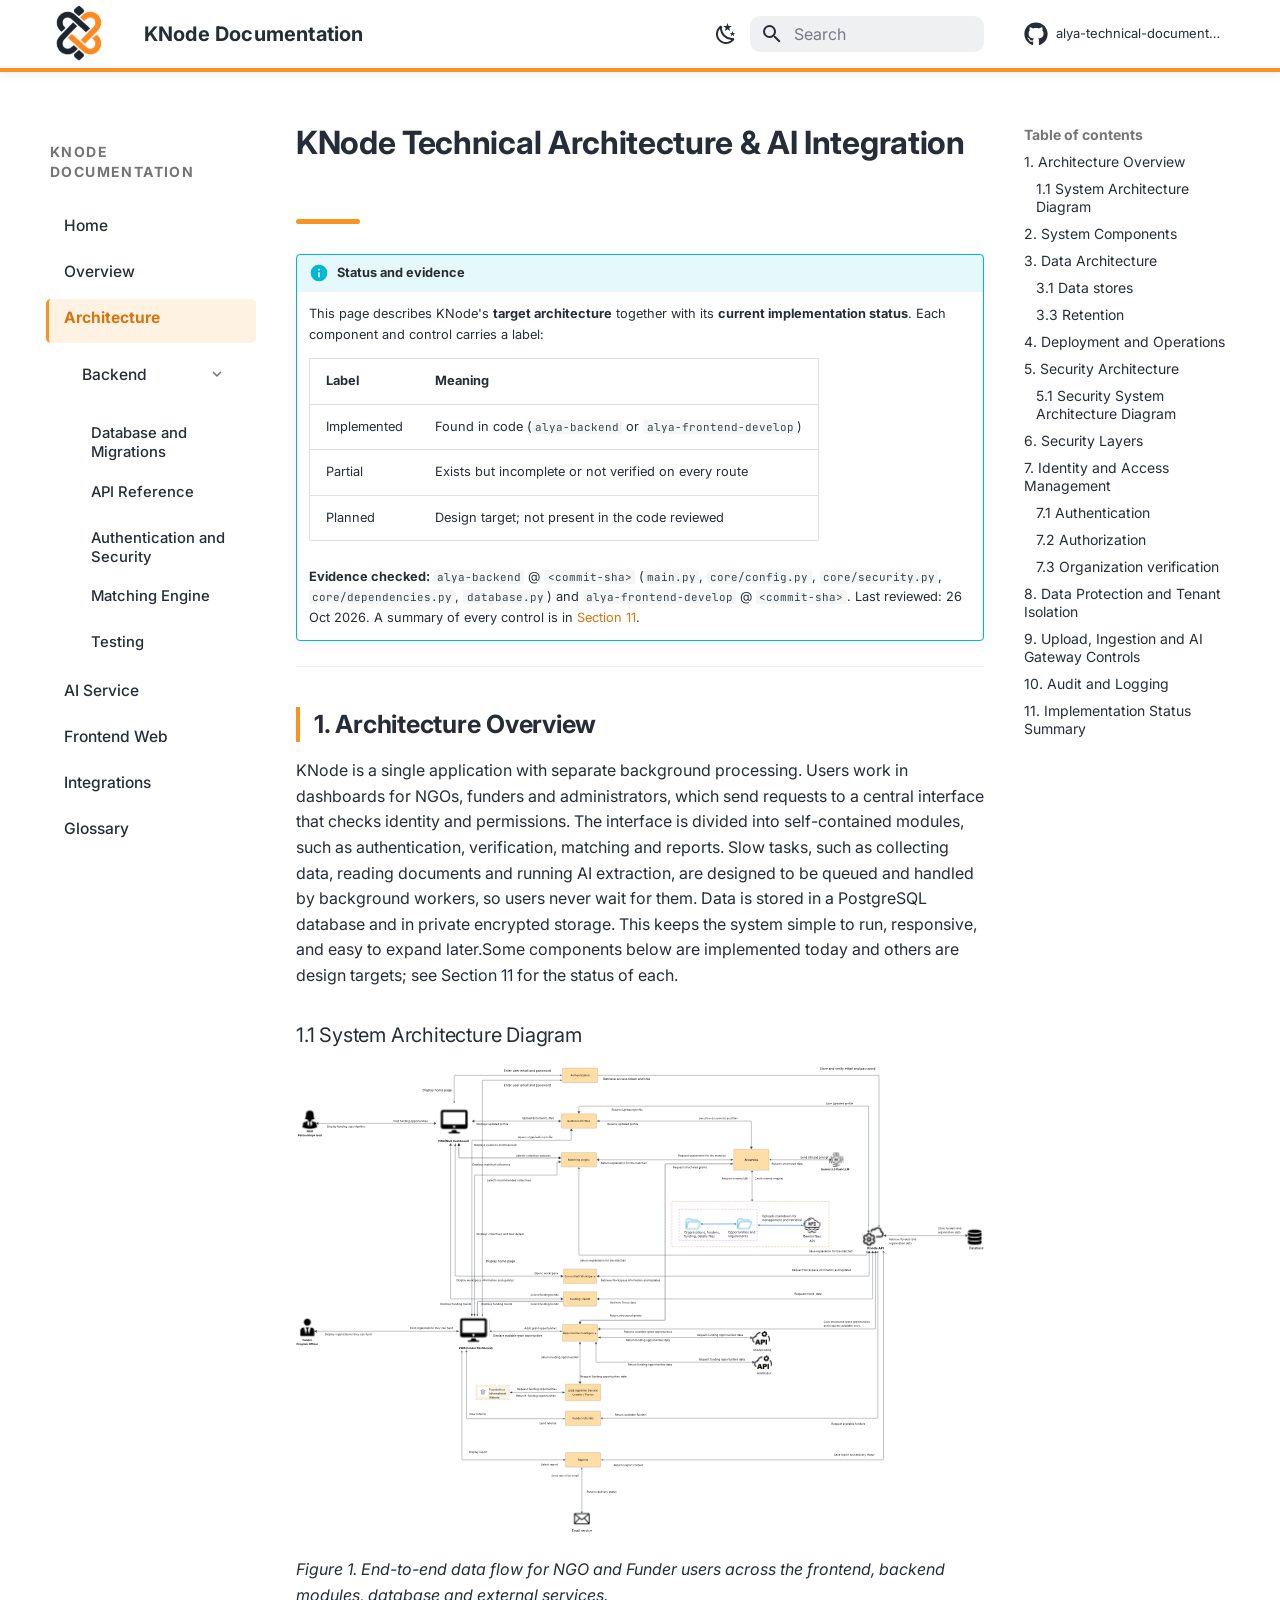
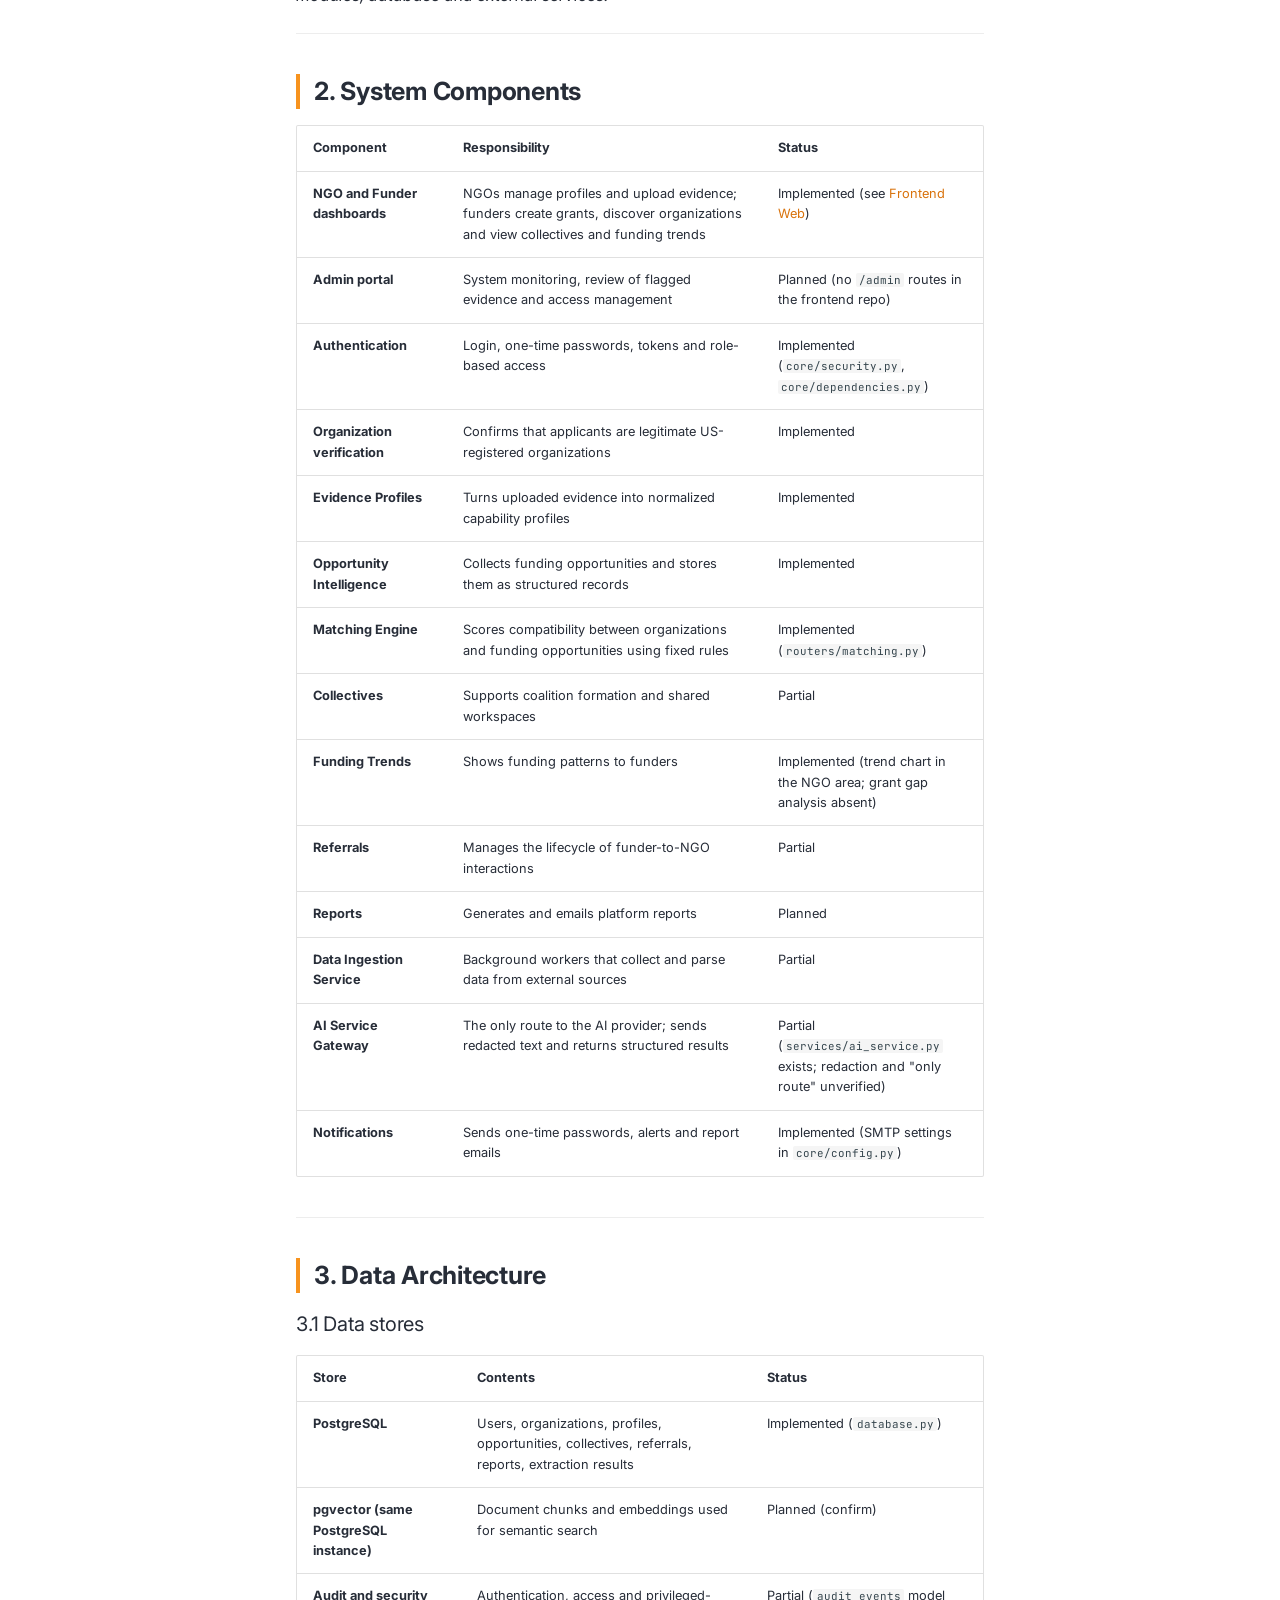
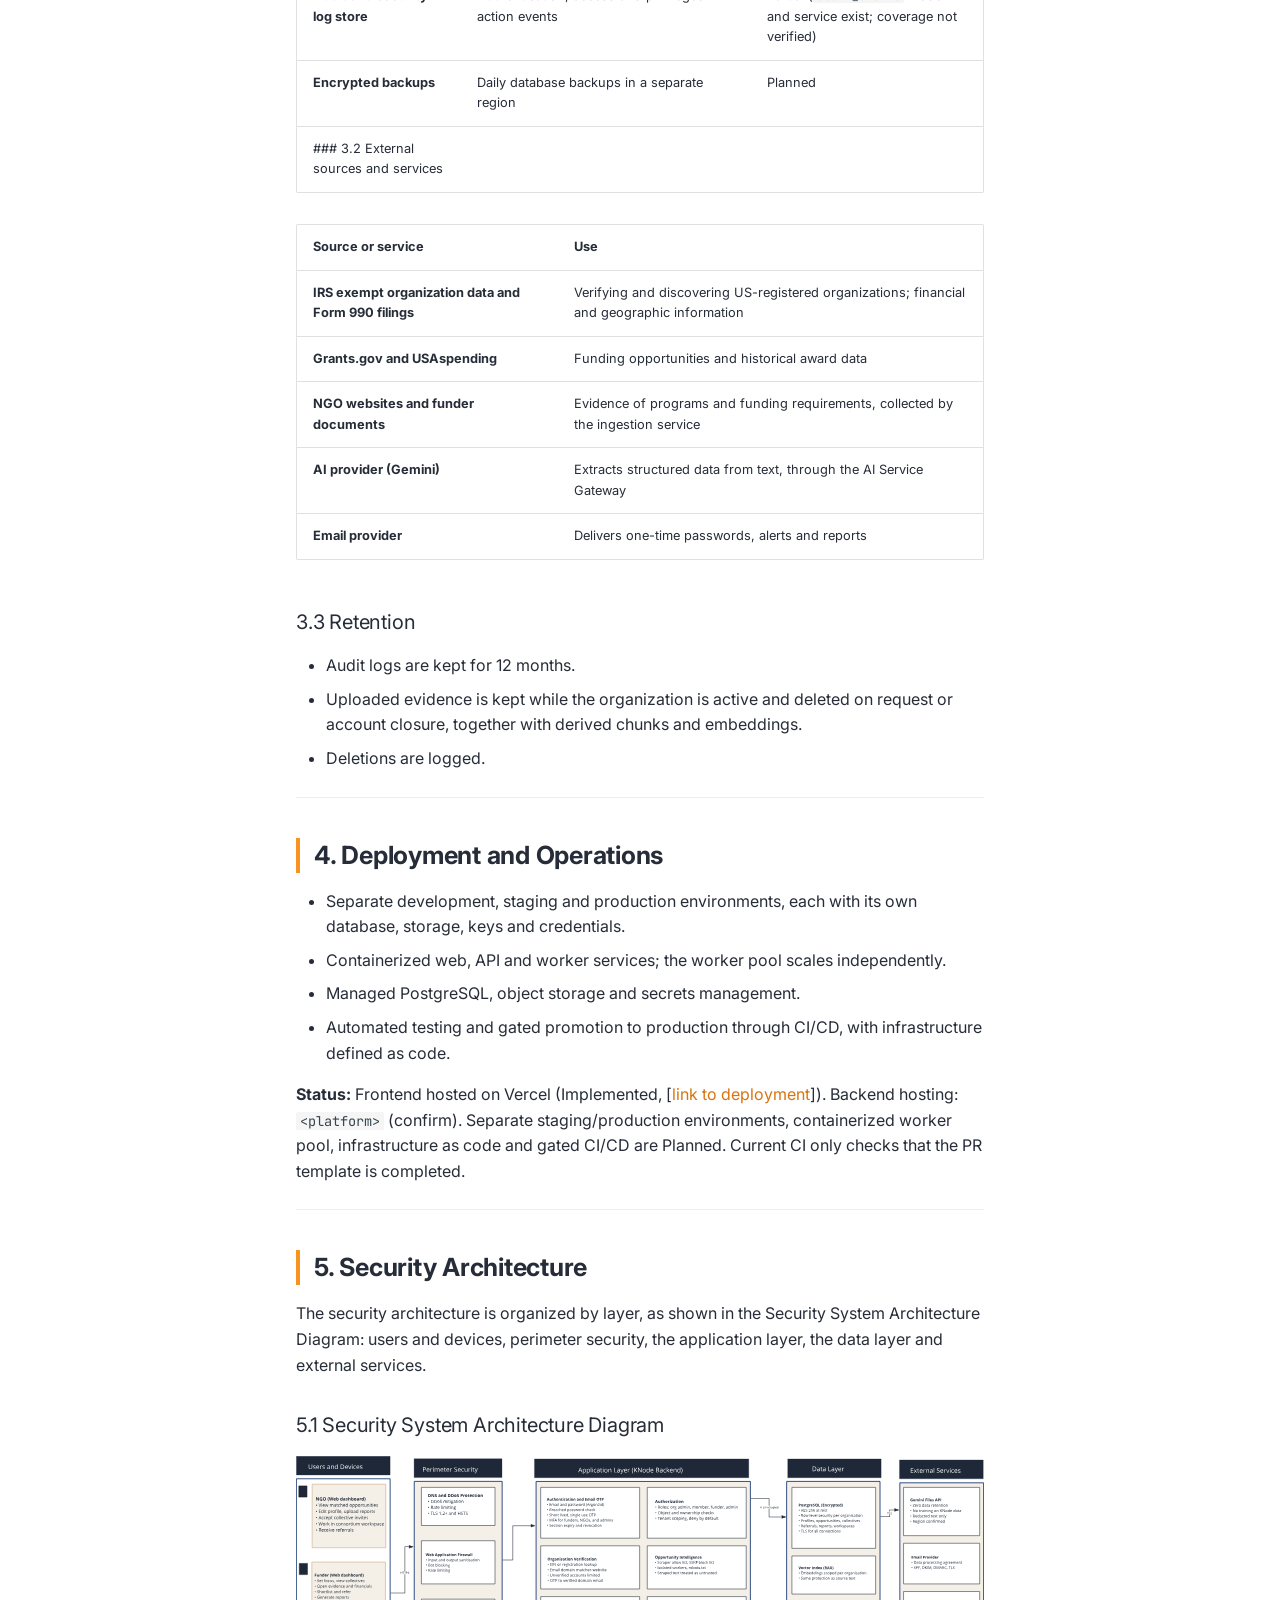
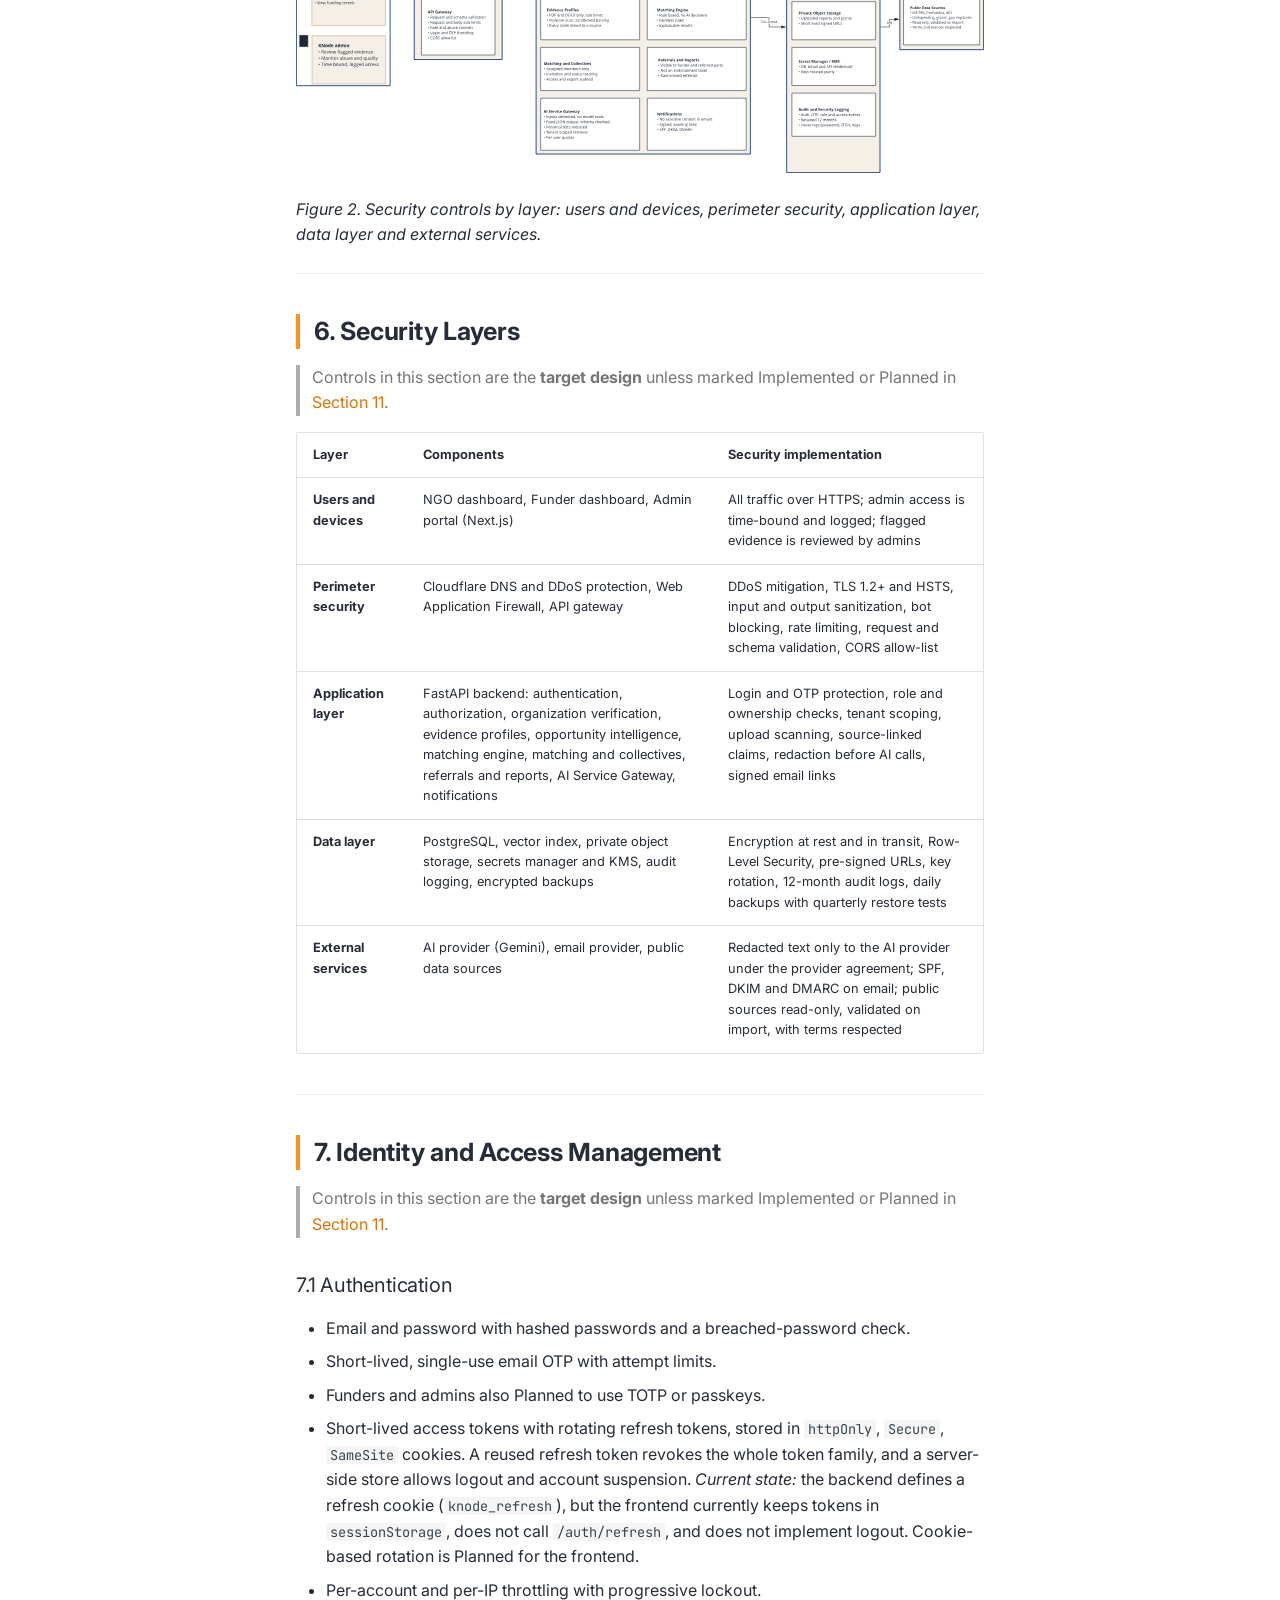
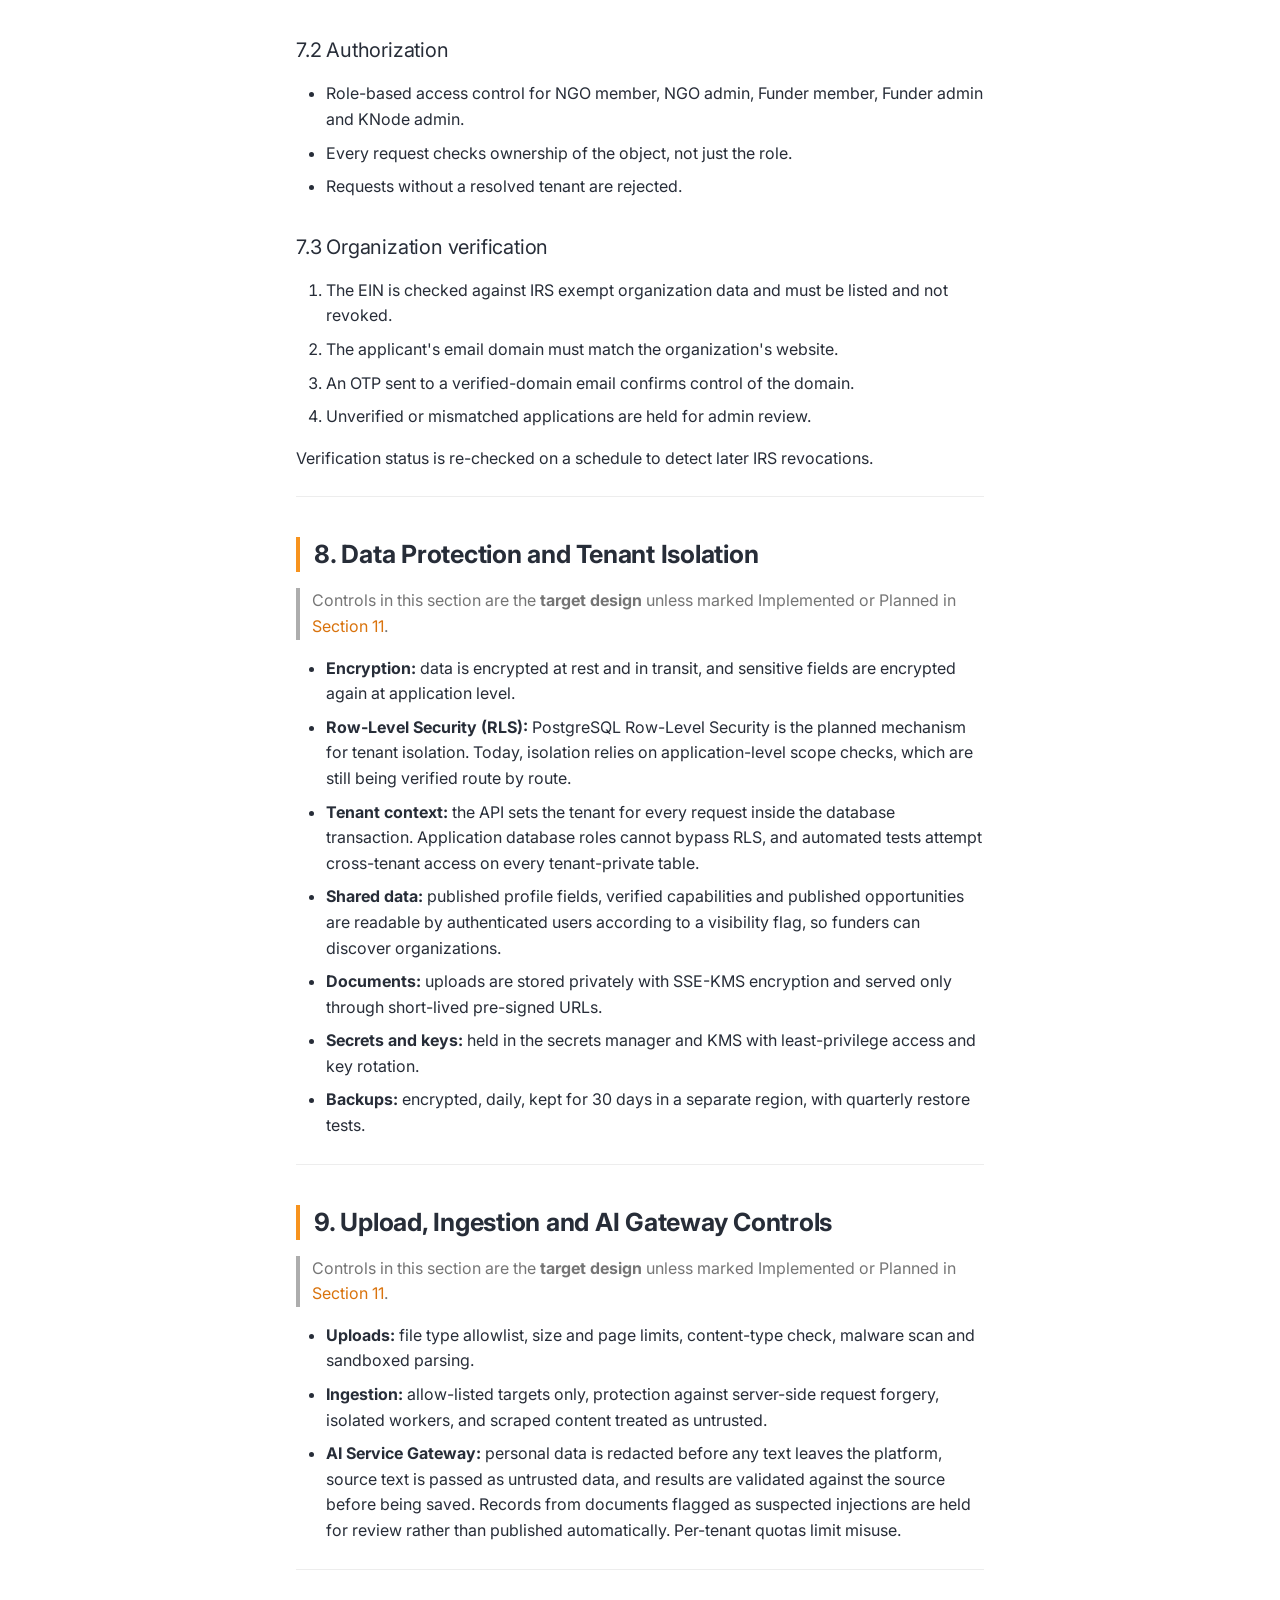
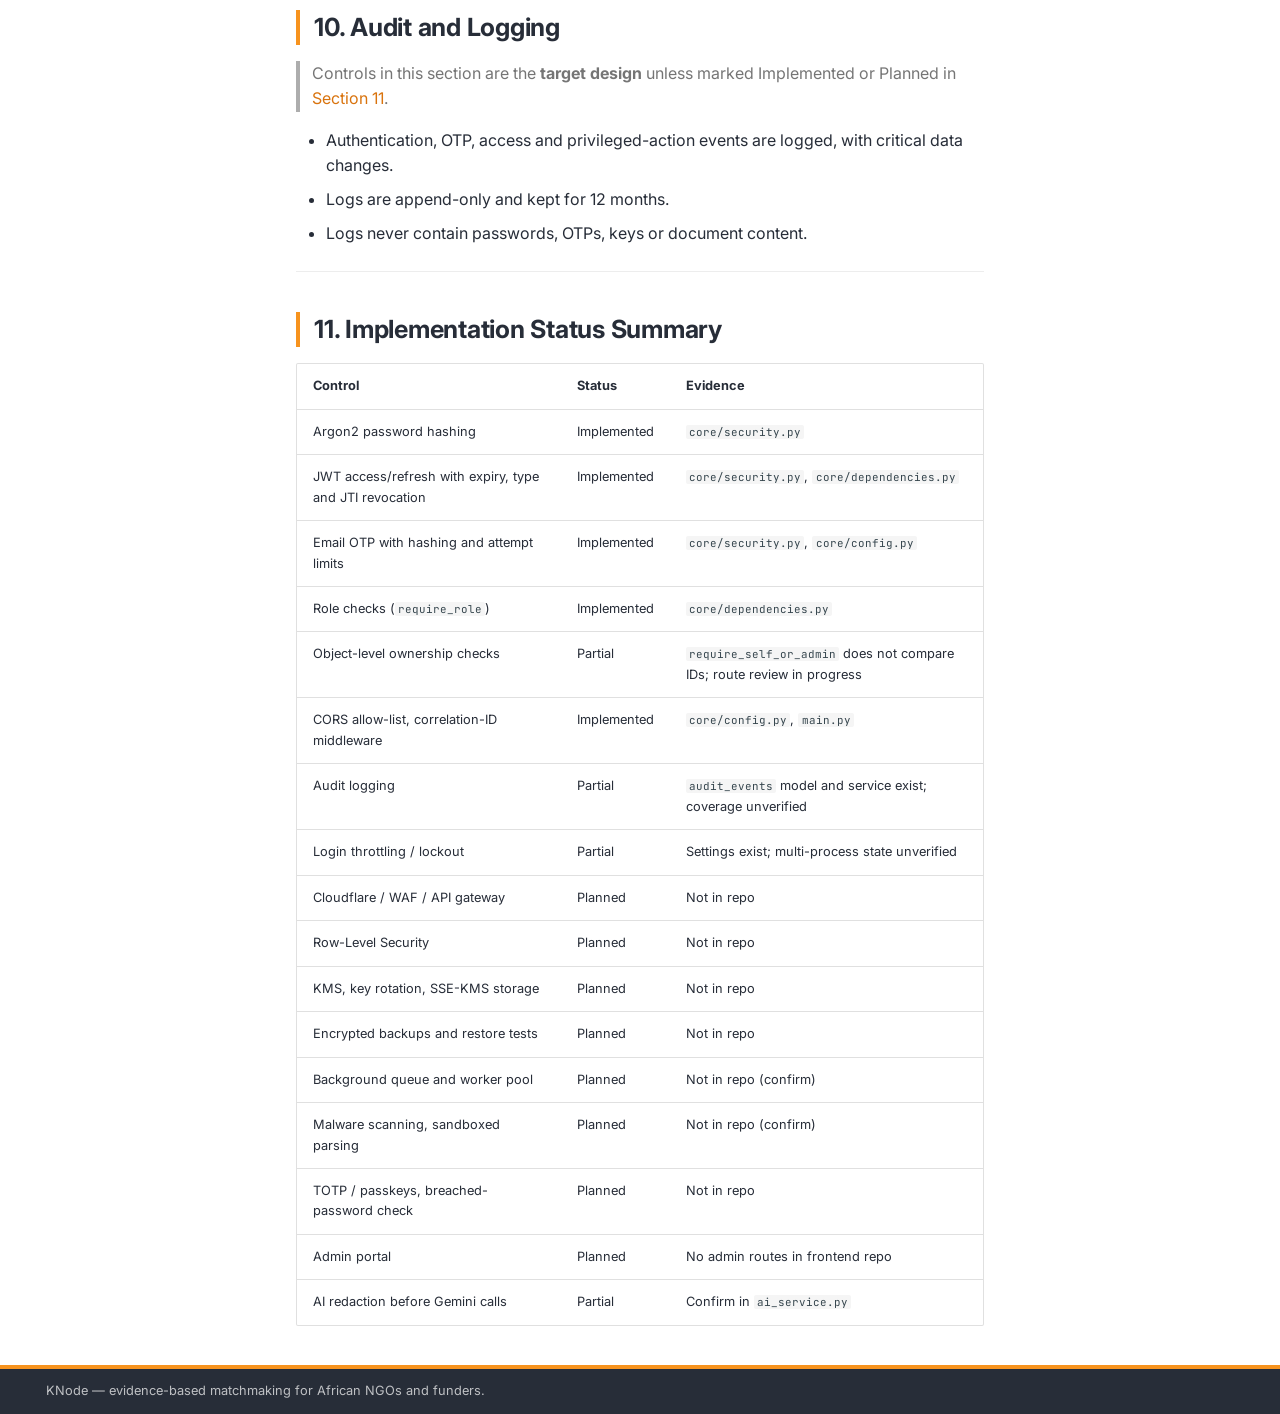
<file: architecture/index.html>
<!DOCTYPE html><html lang="en" class="no-js"><head>
    
      <meta charset="utf-8">
      <meta name="viewport" content="width=device-width,initial-scale=1">
      
        <meta name="description" content="Technical documentation for KNode, an evidence-based matchmaking platform connecting African NGOs, collectives and funders.">
      
      
      
        <link rel="canonical" href="https://akirachix.github.io/alya-technical-documentation/architecture/">
      
      
        <link rel="prev" href="../overview/">
      
      
        <link rel="next" href="../backend/">
      
      
        
      
      
      <link rel="icon" href="../assets/brand/knode-logo-light.png">
      <meta name="generator" content="mkdocs-1.6.1, mkdocs-material-9.7.7">
    
    
      
        <title>Architecture - KNode Documentation</title>
      
    
    
      <link rel="stylesheet" href="../assets/stylesheets/main.ec1eaa64.min.css">
      
        
        <link rel="stylesheet" href="../assets/stylesheets/palette.ab4e12ef.min.css">
      
      


    
    
      
    
    
      
        
        
        <link rel="preconnect" href="https://fonts.gstatic.com" crossorigin="">
        <link rel="stylesheet" href="https://fonts.googleapis.com/css?family=Inter:300,300i,400,400i,700,700i%7CJetBrains+Mono:400,400i,700,700i&amp;display=fallback">
        <style>:root{--md-text-font:"Inter";--md-code-font:"JetBrains Mono"}</style>
      
    
    
      <link rel="stylesheet" href="../stylesheets/extra.css">
    
    <script>__md_scope=new URL("..",location),__md_hash=e=>[...e].reduce(((e,_)=>(e<<5)-e+_.charCodeAt(0)),0),__md_get=(e,_=localStorage,t=__md_scope)=>JSON.parse(_.getItem(t.pathname+"."+e)),__md_set=(e,_,t=localStorage,a=__md_scope)=>{try{t.setItem(a.pathname+"."+e,JSON.stringify(_))}catch(e){}}</script>
    
      

    
    
  <link href="../assets/stylesheets/glightbox.min.css" rel="stylesheet"><script src="../assets/javascripts/glightbox.min.js"></script><style id="glightbox-style">
            html.glightbox-open { overflow: initial; height: 100%; }
            .gslide-title { margin-top: 0px; user-select: text; }
            .gslide-desc { color: #666; user-select: text; }
            .gslide-image img { background: white; }
            .gscrollbar-fixer { padding-right: 15px; }
            .gdesc-inner { font-size: 0.75rem; }
            body[data-md-color-scheme="slate"] .gdesc-inner { background: var(--md-default-bg-color); }
            body[data-md-color-scheme="slate"] .gslide-title { color: var(--md-default-fg-color); }
            body[data-md-color-scheme="slate"] .gslide-desc { color: var(--md-default-fg-color); }
        </style></head>
  
  
    
    
      
    
    
    
    
    <body dir="ltr" data-md-color-scheme="default" data-md-color-primary="custom" data-md-color-accent="custom">
  
    
    <input class="md-toggle" data-md-toggle="drawer" type="checkbox" id="__drawer" autocomplete="off">
    <input class="md-toggle" data-md-toggle="search" type="checkbox" id="__search" autocomplete="off">
    <label class="md-overlay" for="__drawer"></label>
    <div data-md-component="skip">
      
        
        <a href="#knode-technical-architecture-ai-integration" class="md-skip">
          Skip to content
        </a>
      
    </div>
    <div data-md-component="announce">
      
    </div>
    
    
      

  

<header class="md-header md-header--shadow" data-md-component="header">
  <nav class="md-header__inner md-grid" aria-label="Header">
    <a href=".." title="KNode Documentation" class="md-header__button md-logo" aria-label="KNode Documentation" data-md-component="logo">
      
  <img src="../assets/brand/knode-logo-light.png" alt="logo">

    </a>
    <label class="md-header__button md-icon" for="__drawer">
      
      <svg xmlns="http://www.w3.org/2000/svg" viewBox="0 0 24 24"><path d="M3 6h18v2H3zm0 5h18v2H3zm0 5h18v2H3z"></path></svg>
    </label>
    <div class="md-header__title" data-md-component="header-title">
      <div class="md-header__ellipsis">
        <div class="md-header__topic">
          <span class="md-ellipsis">
            KNode Documentation
          </span>
        </div>
        <div class="md-header__topic" data-md-component="header-topic">
          <span class="md-ellipsis">
            
              Architecture
            
          </span>
        </div>
      </div>
    </div>
    
      
        <form class="md-header__option" data-md-component="palette">
  
    
    
    
    <input class="md-option" data-md-color-media="" data-md-color-scheme="default" data-md-color-primary="custom" data-md-color-accent="custom" aria-label="Switch to dark mode" type="radio" name="__palette" id="__palette_0">
    
      <label class="md-header__button md-icon" title="Switch to dark mode" for="__palette_1" hidden="">
        <svg xmlns="http://www.w3.org/2000/svg" viewBox="0 0 24 24"><path d="m17.75 4.09-2.53 1.94.91 3.06-2.63-1.81-2.63 1.81.91-3.06-2.53-1.94L12.44 4l1.06-3 1.06 3zm3.5 6.91-1.64 1.25.59 1.98-1.7-1.17-1.7 1.17.59-1.98L15.75 11l2.06-.05L18.5 9l.69 1.95zm-2.28 4.95c.83-.08 1.72 1.1 1.19 1.85-.32.45-.66.87-1.08 1.27C15.17 23 8.84 23 4.94 19.07c-3.91-3.9-3.91-10.24 0-14.14.4-.4.82-.76 1.27-1.08.75-.53 1.93.36 1.85 1.19-.27 2.86.69 5.83 2.89 8.02a9.96 9.96 0 0 0 8.02 2.89m-1.64 2.02a12.08 12.08 0 0 1-7.8-3.47c-2.17-2.19-3.33-5-3.49-7.82-2.81 3.14-2.7 7.96.31 10.98 3.02 3.01 7.84 3.12 10.98.31"></path></svg>
      </label>
    
  
    
    
    
    <input class="md-option" data-md-color-media="" data-md-color-scheme="slate" data-md-color-primary="custom" data-md-color-accent="custom" aria-label="Switch to light mode" type="radio" name="__palette" id="__palette_1">
    
      <label class="md-header__button md-icon" title="Switch to light mode" for="__palette_0" hidden="">
        <svg xmlns="http://www.w3.org/2000/svg" viewBox="0 0 24 24"><path d="M12 7a5 5 0 0 1 5 5 5 5 0 0 1-5 5 5 5 0 0 1-5-5 5 5 0 0 1 5-5m0 2a3 3 0 0 0-3 3 3 3 0 0 0 3 3 3 3 0 0 0 3-3 3 3 0 0 0-3-3m0-7 2.39 3.42C13.65 5.15 12.84 5 12 5s-1.65.15-2.39.42zM3.34 7l4.16-.35A7.2 7.2 0 0 0 5.94 8.5c-.44.74-.69 1.5-.83 2.29zm.02 10 1.76-3.77a7.131 7.131 0 0 0 2.38 4.14zM20.65 7l-1.77 3.79a7.02 7.02 0 0 0-2.38-4.15zm-.01 10-4.14.36c.59-.51 1.12-1.14 1.54-1.86.42-.73.69-1.5.83-2.29zM12 22l-2.41-3.44c.74.27 1.55.44 2.41.44.82 0 1.63-.17 2.37-.44z"></path></svg>
      </label>
    
  
</form>
      
    
    
      <script>var palette=__md_get("__palette");if(palette&&palette.color){if("(prefers-color-scheme)"===palette.color.media){var media=matchMedia("(prefers-color-scheme: light)"),input=document.querySelector(media.matches?"[data-md-color-media='(prefers-color-scheme: light)']":"[data-md-color-media='(prefers-color-scheme: dark)']");palette.color.media=input.getAttribute("data-md-color-media"),palette.color.scheme=input.getAttribute("data-md-color-scheme"),palette.color.primary=input.getAttribute("data-md-color-primary"),palette.color.accent=input.getAttribute("data-md-color-accent")}for(var[key,value]of Object.entries(palette.color))document.body.setAttribute("data-md-color-"+key,value)}</script>
    
    
    
      
      
        <label class="md-header__button md-icon" for="__search">
          
          <svg xmlns="http://www.w3.org/2000/svg" viewBox="0 0 24 24"><path d="M9.5 3A6.5 6.5 0 0 1 16 9.5c0 1.61-.59 3.09-1.56 4.23l.27.27h.79l5 5-1.5 1.5-5-5v-.79l-.27-.27A6.52 6.52 0 0 1 9.5 16 6.5 6.5 0 0 1 3 9.5 6.5 6.5 0 0 1 9.5 3m0 2C7 5 5 7 5 9.5S7 14 9.5 14 14 12 14 9.5 12 5 9.5 5"></path></svg>
        </label>
        <div class="md-search" data-md-component="search" role="dialog">
  <label class="md-search__overlay" for="__search"></label>
  <div class="md-search__inner" role="search">
    <form class="md-search__form" name="search">
      <input type="text" class="md-search__input" name="query" aria-label="Search" placeholder="Search" autocapitalize="off" autocorrect="off" autocomplete="off" spellcheck="false" data-md-component="search-query" required="">
      <label class="md-search__icon md-icon" for="__search">
        
        <svg xmlns="http://www.w3.org/2000/svg" viewBox="0 0 24 24"><path d="M9.5 3A6.5 6.5 0 0 1 16 9.5c0 1.61-.59 3.09-1.56 4.23l.27.27h.79l5 5-1.5 1.5-5-5v-.79l-.27-.27A6.52 6.52 0 0 1 9.5 16 6.5 6.5 0 0 1 3 9.5 6.5 6.5 0 0 1 9.5 3m0 2C7 5 5 7 5 9.5S7 14 9.5 14 14 12 14 9.5 12 5 9.5 5"></path></svg>
        
        <svg xmlns="http://www.w3.org/2000/svg" viewBox="0 0 24 24"><path d="M20 11v2H8l5.5 5.5-1.42 1.42L4.16 12l7.92-7.92L13.5 5.5 8 11z"></path></svg>
      </label>
      <nav class="md-search__options" aria-label="Search">
        
        <button type="reset" class="md-search__icon md-icon" title="Clear" aria-label="Clear" tabindex="-1">
          
          <svg xmlns="http://www.w3.org/2000/svg" viewBox="0 0 24 24"><path d="M19 6.41 17.59 5 12 10.59 6.41 5 5 6.41 10.59 12 5 17.59 6.41 19 12 13.41 17.59 19 19 17.59 13.41 12z"></path></svg>
        </button>
      </nav>
      
        <div class="md-search__suggest" data-md-component="search-suggest"></div>
      
    </form>
    <div class="md-search__output">
      <div class="md-search__scrollwrap" tabindex="0" data-md-scrollfix="">
        <div class="md-search-result" data-md-component="search-result">
          <div class="md-search-result__meta">
            Initializing search
          </div>
          <ol class="md-search-result__list" role="presentation"></ol>
        </div>
      </div>
    </div>
  </div>
</div>
      
    
    
      <div class="md-header__source">
        <a href="https://github.com/akirachix/alya-technical-documentation" title="Go to repository" class="md-source" data-md-component="source">
  <div class="md-source__icon md-icon">
    
    <svg xmlns="http://www.w3.org/2000/svg" viewBox="0 0 512 512"><!--! Font Awesome Free 7.1.0 by @fontawesome - https://fontawesome.com License - https://fontawesome.com/license/free (Icons: CC BY 4.0, Fonts: SIL OFL 1.1, Code: MIT License) Copyright 2025 Fonticons, Inc.--><path d="M173.9 397.4c0 2-2.3 3.6-5.2 3.6-3.3.3-5.6-1.3-5.6-3.6 0-2 2.3-3.6 5.2-3.6 3-.3 5.6 1.3 5.6 3.6m-31.1-4.5c-.7 2 1.3 4.3 4.3 4.9 2.6 1 5.6 0 6.2-2s-1.3-4.3-4.3-5.2c-2.6-.7-5.5.3-6.2 2.3m44.2-1.7c-2.9.7-4.9 2.6-4.6 4.9.3 2 2.9 3.3 5.9 2.6 2.9-.7 4.9-2.6 4.6-4.6-.3-1.9-3-3.2-5.9-2.9M252.8 8C114.1 8 8 113.3 8 252c0 110.9 69.8 205.8 169.5 239.2 12.8 2.3 17.3-5.6 17.3-12.1 0-6.2-.3-40.4-.3-61.4 0 0-70 15-84.7-29.8 0 0-11.4-29.1-27.8-36.6 0 0-22.9-15.7 1.6-15.4 0 0 24.9 2 38.6 25.8 21.9 38.6 58.6 27.5 72.9 20.9 2.3-16 8.8-27.1 16-33.7-55.9-6.2-112.3-14.3-112.3-110.5 0-27.5 7.6-41.3 23.6-58.9-2.6-6.5-11.1-33.3 2.6-67.9 20.9-6.5 69 27 69 27 20-5.6 41.5-8.5 62.8-8.5s42.8 2.9 62.8 8.5c0 0 48.1-33.6 69-27 13.7 34.7 5.2 61.4 2.6 67.9 16 17.7 25.8 31.5 25.8 58.9 0 96.5-58.9 104.2-114.8 110.5 9.2 7.9 17 22.9 17 46.4 0 33.7-.3 75.4-.3 83.6 0 6.5 4.6 14.4 17.3 12.1C436.2 457.8 504 362.9 504 252 504 113.3 391.5 8 252.8 8M105.2 352.9c-1.3 1-1 3.3.7 5.2 1.6 1.6 3.9 2.3 5.2 1 1.3-1 1-3.3-.7-5.2-1.6-1.6-3.9-2.3-5.2-1m-10.8-8.1c-.7 1.3.3 2.9 2.3 3.9 1.6 1 3.6.7 4.3-.7.7-1.3-.3-2.9-2.3-3.9-2-.6-3.6-.3-4.3.7m32.4 35.6c-1.6 1.3-1 4.3 1.3 6.2 2.3 2.3 5.2 2.6 6.5 1 1.3-1.3.7-4.3-1.3-6.2-2.2-2.3-5.2-2.6-6.5-1m-11.4-14.7c-1.6 1-1.6 3.6 0 5.9s4.3 3.3 5.6 2.3c1.6-1.3 1.6-3.9 0-6.2-1.4-2.3-4-3.3-5.6-2"></path></svg>
  </div>
  <div class="md-source__repository">
    alya-technical-documentation
  </div>
</a>
      </div>
    
  </nav>
  
</header>
    
    <div class="md-container" data-md-component="container">
      
      
        
          
        
      
      <main class="md-main" data-md-component="main">
        <div class="md-main__inner md-grid">
          
            
              
              <div class="md-sidebar md-sidebar--primary" data-md-component="sidebar" data-md-type="navigation">
                <div class="md-sidebar__scrollwrap">
                  <div class="md-sidebar__inner">
                    



<nav class="md-nav md-nav--primary" aria-label="Navigation" data-md-level="0">
  <label class="md-nav__title" for="__drawer">
    <a href=".." title="KNode Documentation" class="md-nav__button md-logo" aria-label="KNode Documentation" data-md-component="logo">
      
  <img src="../assets/brand/knode-logo-light.png" alt="logo">

    </a>
    KNode Documentation
  </label>
  
    <div class="md-nav__source">
      <a href="https://github.com/akirachix/alya-technical-documentation" title="Go to repository" class="md-source" data-md-component="source">
  <div class="md-source__icon md-icon">
    
    <svg xmlns="http://www.w3.org/2000/svg" viewBox="0 0 512 512"><!--! Font Awesome Free 7.1.0 by @fontawesome - https://fontawesome.com License - https://fontawesome.com/license/free (Icons: CC BY 4.0, Fonts: SIL OFL 1.1, Code: MIT License) Copyright 2025 Fonticons, Inc.--><path d="M173.9 397.4c0 2-2.3 3.6-5.2 3.6-3.3.3-5.6-1.3-5.6-3.6 0-2 2.3-3.6 5.2-3.6 3-.3 5.6 1.3 5.6 3.6m-31.1-4.5c-.7 2 1.3 4.3 4.3 4.9 2.6 1 5.6 0 6.2-2s-1.3-4.3-4.3-5.2c-2.6-.7-5.5.3-6.2 2.3m44.2-1.7c-2.9.7-4.9 2.6-4.6 4.9.3 2 2.9 3.3 5.9 2.6 2.9-.7 4.9-2.6 4.6-4.6-.3-1.9-3-3.2-5.9-2.9M252.8 8C114.1 8 8 113.3 8 252c0 110.9 69.8 205.8 169.5 239.2 12.8 2.3 17.3-5.6 17.3-12.1 0-6.2-.3-40.4-.3-61.4 0 0-70 15-84.7-29.8 0 0-11.4-29.1-27.8-36.6 0 0-22.9-15.7 1.6-15.4 0 0 24.9 2 38.6 25.8 21.9 38.6 58.6 27.5 72.9 20.9 2.3-16 8.8-27.1 16-33.7-55.9-6.2-112.3-14.3-112.3-110.5 0-27.5 7.6-41.3 23.6-58.9-2.6-6.5-11.1-33.3 2.6-67.9 20.9-6.5 69 27 69 27 20-5.6 41.5-8.5 62.8-8.5s42.8 2.9 62.8 8.5c0 0 48.1-33.6 69-27 13.7 34.7 5.2 61.4 2.6 67.9 16 17.7 25.8 31.5 25.8 58.9 0 96.5-58.9 104.2-114.8 110.5 9.2 7.9 17 22.9 17 46.4 0 33.7-.3 75.4-.3 83.6 0 6.5 4.6 14.4 17.3 12.1C436.2 457.8 504 362.9 504 252 504 113.3 391.5 8 252.8 8M105.2 352.9c-1.3 1-1 3.3.7 5.2 1.6 1.6 3.9 2.3 5.2 1 1.3-1 1-3.3-.7-5.2-1.6-1.6-3.9-2.3-5.2-1m-10.8-8.1c-.7 1.3.3 2.9 2.3 3.9 1.6 1 3.6.7 4.3-.7.7-1.3-.3-2.9-2.3-3.9-2-.6-3.6-.3-4.3.7m32.4 35.6c-1.6 1.3-1 4.3 1.3 6.2 2.3 2.3 5.2 2.6 6.5 1 1.3-1.3.7-4.3-1.3-6.2-2.2-2.3-5.2-2.6-6.5-1m-11.4-14.7c-1.6 1-1.6 3.6 0 5.9s4.3 3.3 5.6 2.3c1.6-1.3 1.6-3.9 0-6.2-1.4-2.3-4-3.3-5.6-2"></path></svg>
  </div>
  <div class="md-source__repository">
    alya-technical-documentation
  </div>
</a>
    </div>
  
  <ul class="md-nav__list" data-md-scrollfix="">
    
      
      
  
  
  
  
    <li class="md-nav__item">
      <a href=".." class="md-nav__link">
        
  
  
  <span class="md-ellipsis">
    
  
    Home
  

    
  </span>
  
  

      </a>
    </li>
  

    
      
      
  
  
  
  
    <li class="md-nav__item">
      <a href="../overview/" class="md-nav__link">
        
  
  
  <span class="md-ellipsis">
    
  
    Overview
  

    
  </span>
  
  

      </a>
    </li>
  

    
      
      
  
  
    
  
  
  
    <li class="md-nav__item md-nav__item--active">
      
      <input class="md-nav__toggle md-toggle" type="checkbox" id="__toc">
      
      
        
      
      
        <label class="md-nav__link md-nav__link--active" for="__toc">
          
  
  
  <span class="md-ellipsis">
    
  
    Architecture
  

    
  </span>
  
  

          <span class="md-nav__icon md-icon"></span>
        </label>
      
      <a href="./" class="md-nav__link md-nav__link--active">
        
  
  
  <span class="md-ellipsis">
    
  
    Architecture
  

    
  </span>
  
  

      </a>
      
        

<nav class="md-nav md-nav--secondary" aria-label="Table of contents">
  
  
  
    
  
  
    <label class="md-nav__title" for="__toc">
      <span class="md-nav__icon md-icon"></span>
      Table of contents
    </label>
    <ul class="md-nav__list" data-md-component="toc" data-md-scrollfix="">
      
        <li class="md-nav__item">
  <a href="#1-architecture-overview" class="md-nav__link">
    <span class="md-ellipsis">
      
        1. Architecture Overview
      
    </span>
  </a>
  
    <nav class="md-nav" aria-label="1. Architecture Overview">
      <ul class="md-nav__list">
        
          <li class="md-nav__item">
  <a href="#11-system-architecture-diagram" class="md-nav__link">
    <span class="md-ellipsis">
      
        1.1 System Architecture Diagram
      
    </span>
  </a>
  
</li>
        
      </ul>
    </nav>
  
</li>
      
        <li class="md-nav__item">
  <a href="#2-system-components" class="md-nav__link">
    <span class="md-ellipsis">
      
        2. System Components
      
    </span>
  </a>
  
</li>
      
        <li class="md-nav__item">
  <a href="#3-data-architecture" class="md-nav__link">
    <span class="md-ellipsis">
      
        3. Data Architecture
      
    </span>
  </a>
  
    <nav class="md-nav" aria-label="3. Data Architecture">
      <ul class="md-nav__list">
        
          <li class="md-nav__item">
  <a href="#31-data-stores" class="md-nav__link">
    <span class="md-ellipsis">
      
        3.1 Data stores
      
    </span>
  </a>
  
</li>
        
          <li class="md-nav__item">
  <a href="#33-retention" class="md-nav__link">
    <span class="md-ellipsis">
      
        3.3 Retention
      
    </span>
  </a>
  
</li>
        
      </ul>
    </nav>
  
</li>
      
        <li class="md-nav__item">
  <a href="#4-deployment-and-operations" class="md-nav__link">
    <span class="md-ellipsis">
      
        4. Deployment and Operations
      
    </span>
  </a>
  
</li>
      
        <li class="md-nav__item">
  <a href="#5-security-architecture" class="md-nav__link">
    <span class="md-ellipsis">
      
        5. Security Architecture
      
    </span>
  </a>
  
    <nav class="md-nav" aria-label="5. Security Architecture">
      <ul class="md-nav__list">
        
          <li class="md-nav__item">
  <a href="#51-security-system-architecture-diagram" class="md-nav__link">
    <span class="md-ellipsis">
      
        5.1 Security System Architecture Diagram
      
    </span>
  </a>
  
</li>
        
      </ul>
    </nav>
  
</li>
      
        <li class="md-nav__item">
  <a href="#6-security-layers" class="md-nav__link">
    <span class="md-ellipsis">
      
        6. Security Layers
      
    </span>
  </a>
  
</li>
      
        <li class="md-nav__item">
  <a href="#7-identity-and-access-management" class="md-nav__link">
    <span class="md-ellipsis">
      
        7. Identity and Access Management
      
    </span>
  </a>
  
    <nav class="md-nav" aria-label="7. Identity and Access Management">
      <ul class="md-nav__list">
        
          <li class="md-nav__item">
  <a href="#71-authentication" class="md-nav__link">
    <span class="md-ellipsis">
      
        7.1 Authentication
      
    </span>
  </a>
  
</li>
        
          <li class="md-nav__item">
  <a href="#72-authorization" class="md-nav__link">
    <span class="md-ellipsis">
      
        7.2 Authorization
      
    </span>
  </a>
  
</li>
        
          <li class="md-nav__item">
  <a href="#73-organization-verification" class="md-nav__link">
    <span class="md-ellipsis">
      
        7.3 Organization verification
      
    </span>
  </a>
  
</li>
        
      </ul>
    </nav>
  
</li>
      
        <li class="md-nav__item">
  <a href="#8-data-protection-and-tenant-isolation" class="md-nav__link">
    <span class="md-ellipsis">
      
        8. Data Protection and Tenant Isolation
      
    </span>
  </a>
  
</li>
      
        <li class="md-nav__item">
  <a href="#9-upload-ingestion-and-ai-gateway-controls" class="md-nav__link">
    <span class="md-ellipsis">
      
        9. Upload, Ingestion and AI Gateway Controls
      
    </span>
  </a>
  
</li>
      
        <li class="md-nav__item">
  <a href="#10-audit-and-logging" class="md-nav__link">
    <span class="md-ellipsis">
      
        10. Audit and Logging
      
    </span>
  </a>
  
</li>
      
        <li class="md-nav__item">
  <a href="#11-implementation-status-summary" class="md-nav__link">
    <span class="md-ellipsis">
      
        11. Implementation Status Summary
      
    </span>
  </a>
  
</li>
      
    </ul>
  
</nav>
      
    </li>
  

    
      
      
  
  
  
  
    
    
      
        
          
        
      
        
      
        
      
        
      
        
      
        
      
    
    
    
    
    <li class="md-nav__item md-nav__item--nested">
      
        
        
          
        
        <input class="md-nav__toggle md-toggle md-toggle--indeterminate" type="checkbox" id="__nav_4">
        
          
          <div class="md-nav__link md-nav__container">
            <a href="../backend/" class="md-nav__link ">
              
  
  
  <span class="md-ellipsis">
    
  
    Backend
  

    
  </span>
  
  

            </a>
            
              
              <label class="md-nav__link " for="__nav_4" id="__nav_4_label" tabindex="0">
                <span class="md-nav__icon md-icon"></span>
              </label>
            
          </div>
        
        <nav class="md-nav" data-md-level="1" aria-labelledby="__nav_4_label" aria-expanded="false">
          <label class="md-nav__title" for="__nav_4">
            <span class="md-nav__icon md-icon"></span>
            
  
    Backend
  

          </label>
          <ul class="md-nav__list" data-md-scrollfix="">
            
              
            
              
                
  
  
  
  
    <li class="md-nav__item">
      <a href="../backend/database/" class="md-nav__link">
        
  
  
  <span class="md-ellipsis">
    
  
    Database and Migrations
  

    
  </span>
  
  

      </a>
    </li>
  

              
            
              
                
  
  
  
  
    <li class="md-nav__item">
      <a href="../backend/api-reference/" class="md-nav__link">
        
  
  
  <span class="md-ellipsis">
    
  
    API Reference
  

    
  </span>
  
  

      </a>
    </li>
  

              
            
              
                
  
  
  
  
    <li class="md-nav__item">
      <a href="../backend/authentication-security/" class="md-nav__link">
        
  
  
  <span class="md-ellipsis">
    
  
    Authentication and Security
  

    
  </span>
  
  

      </a>
    </li>
  

              
            
              
                
  
  
  
  
    <li class="md-nav__item">
      <a href="../backend/matching-engine/" class="md-nav__link">
        
  
  
  <span class="md-ellipsis">
    
  
    Matching Engine
  

    
  </span>
  
  

      </a>
    </li>
  

              
            
              
                
  
  
  
  
    <li class="md-nav__item">
      <a href="../backend/testing/" class="md-nav__link">
        
  
  
  <span class="md-ellipsis">
    
  
    Testing
  

    
  </span>
  
  

      </a>
    </li>
  

              
            
          </ul>
        </nav>
      
    </li>
  

    
      
      
  
  
  
  
    <li class="md-nav__item">
      <a href="../ai/" class="md-nav__link">
        
  
  
  <span class="md-ellipsis">
    
  
    AI Service
  

    
  </span>
  
  

      </a>
    </li>
  

    
      
      
  
  
  
  
    <li class="md-nav__item">
      <a href="../frontend/" class="md-nav__link">
        
  
  
  <span class="md-ellipsis">
    
  
    Frontend Web
  

    
  </span>
  
  

      </a>
    </li>
  

    
      
      
  
  
  
  
    <li class="md-nav__item">
      <a href="../integrations/" class="md-nav__link">
        
  
  
  <span class="md-ellipsis">
    
  
    Integrations
  

    
  </span>
  
  

      </a>
    </li>
  

    
      
      
  
  
  
  
    <li class="md-nav__item">
      <a href="../glossary/" class="md-nav__link">
        
  
  
  <span class="md-ellipsis">
    
  
    Glossary
  

    
  </span>
  
  

      </a>
    </li>
  

    
  </ul>
</nav>
                  </div>
                </div>
              </div>
            
            
              
              <div class="md-sidebar md-sidebar--secondary" data-md-component="sidebar" data-md-type="toc">
                <div class="md-sidebar__scrollwrap">
                  <div class="md-sidebar__inner">
                    

<nav class="md-nav md-nav--secondary" aria-label="Table of contents">
  
  
  
    
  
  
    <label class="md-nav__title" for="__toc">
      <span class="md-nav__icon md-icon"></span>
      Table of contents
    </label>
    <ul class="md-nav__list" data-md-component="toc" data-md-scrollfix="">
      
        <li class="md-nav__item">
  <a href="#1-architecture-overview" class="md-nav__link">
    <span class="md-ellipsis">
      
        1. Architecture Overview
      
    </span>
  </a>
  
    <nav class="md-nav" aria-label="1. Architecture Overview">
      <ul class="md-nav__list">
        
          <li class="md-nav__item">
  <a href="#11-system-architecture-diagram" class="md-nav__link">
    <span class="md-ellipsis">
      
        1.1 System Architecture Diagram
      
    </span>
  </a>
  
</li>
        
      </ul>
    </nav>
  
</li>
      
        <li class="md-nav__item">
  <a href="#2-system-components" class="md-nav__link">
    <span class="md-ellipsis">
      
        2. System Components
      
    </span>
  </a>
  
</li>
      
        <li class="md-nav__item">
  <a href="#3-data-architecture" class="md-nav__link">
    <span class="md-ellipsis">
      
        3. Data Architecture
      
    </span>
  </a>
  
    <nav class="md-nav" aria-label="3. Data Architecture">
      <ul class="md-nav__list">
        
          <li class="md-nav__item">
  <a href="#31-data-stores" class="md-nav__link">
    <span class="md-ellipsis">
      
        3.1 Data stores
      
    </span>
  </a>
  
</li>
        
          <li class="md-nav__item">
  <a href="#33-retention" class="md-nav__link">
    <span class="md-ellipsis">
      
        3.3 Retention
      
    </span>
  </a>
  
</li>
        
      </ul>
    </nav>
  
</li>
      
        <li class="md-nav__item">
  <a href="#4-deployment-and-operations" class="md-nav__link">
    <span class="md-ellipsis">
      
        4. Deployment and Operations
      
    </span>
  </a>
  
</li>
      
        <li class="md-nav__item">
  <a href="#5-security-architecture" class="md-nav__link">
    <span class="md-ellipsis">
      
        5. Security Architecture
      
    </span>
  </a>
  
    <nav class="md-nav" aria-label="5. Security Architecture">
      <ul class="md-nav__list">
        
          <li class="md-nav__item">
  <a href="#51-security-system-architecture-diagram" class="md-nav__link">
    <span class="md-ellipsis">
      
        5.1 Security System Architecture Diagram
      
    </span>
  </a>
  
</li>
        
      </ul>
    </nav>
  
</li>
      
        <li class="md-nav__item">
  <a href="#6-security-layers" class="md-nav__link">
    <span class="md-ellipsis">
      
        6. Security Layers
      
    </span>
  </a>
  
</li>
      
        <li class="md-nav__item">
  <a href="#7-identity-and-access-management" class="md-nav__link">
    <span class="md-ellipsis">
      
        7. Identity and Access Management
      
    </span>
  </a>
  
    <nav class="md-nav" aria-label="7. Identity and Access Management">
      <ul class="md-nav__list">
        
          <li class="md-nav__item">
  <a href="#71-authentication" class="md-nav__link">
    <span class="md-ellipsis">
      
        7.1 Authentication
      
    </span>
  </a>
  
</li>
        
          <li class="md-nav__item">
  <a href="#72-authorization" class="md-nav__link">
    <span class="md-ellipsis">
      
        7.2 Authorization
      
    </span>
  </a>
  
</li>
        
          <li class="md-nav__item">
  <a href="#73-organization-verification" class="md-nav__link">
    <span class="md-ellipsis">
      
        7.3 Organization verification
      
    </span>
  </a>
  
</li>
        
      </ul>
    </nav>
  
</li>
      
        <li class="md-nav__item">
  <a href="#8-data-protection-and-tenant-isolation" class="md-nav__link">
    <span class="md-ellipsis">
      
        8. Data Protection and Tenant Isolation
      
    </span>
  </a>
  
</li>
      
        <li class="md-nav__item">
  <a href="#9-upload-ingestion-and-ai-gateway-controls" class="md-nav__link">
    <span class="md-ellipsis">
      
        9. Upload, Ingestion and AI Gateway Controls
      
    </span>
  </a>
  
</li>
      
        <li class="md-nav__item">
  <a href="#10-audit-and-logging" class="md-nav__link">
    <span class="md-ellipsis">
      
        10. Audit and Logging
      
    </span>
  </a>
  
</li>
      
        <li class="md-nav__item">
  <a href="#11-implementation-status-summary" class="md-nav__link">
    <span class="md-ellipsis">
      
        11. Implementation Status Summary
      
    </span>
  </a>
  
</li>
      
    </ul>
  
</nav>
                  </div>
                </div>
              </div>
            
          
          
            <div class="md-content" data-md-component="content">
              
              <article class="md-content__inner md-typeset">
                
                  


  
  


<h1 id="knode-technical-architecture-ai-integration">KNode Technical Architecture &amp; AI Integration<a class="headerlink" href="#knode-technical-architecture-ai-integration" title="Permanent link">¶</a></h1>
<div class="admonition info">
<p class="admonition-title">Status and evidence</p>
<p>This page describes KNode's <strong>target architecture</strong> together with its
<strong>current implementation status</strong>. Each component and control carries a label:</p>
<table>
<thead>
<tr>
<th style="text-align: left;">Label</th>
<th style="text-align: left;">Meaning</th>
</tr>
</thead>
<tbody>
<tr>
<td style="text-align: left;">Implemented</td>
<td style="text-align: left;">Found in code (<code>alya-backend</code> or <code>alya-frontend-develop</code>)</td>
</tr>
<tr>
<td style="text-align: left;">Partial</td>
<td style="text-align: left;">Exists but incomplete or not verified on every route</td>
</tr>
<tr>
<td style="text-align: left;">Planned</td>
<td style="text-align: left;">Design target; not present in the code reviewed</td>
</tr>
</tbody>
</table>
<p><strong>Evidence checked:</strong> <code>alya-backend</code> @ <code>&lt;commit-sha&gt;</code> (<code>main.py</code>, <code>core/config.py</code>,
<code>core/security.py</code>, <code>core/dependencies.py</code>, <code>database.py</code>) and
<code>alya-frontend-develop</code> @ <code>&lt;commit-sha&gt;</code>. Last reviewed: 26 Oct 2026.
A summary of every control is in <a href="#11-implementation-status-summary">Section 11</a>.</p>
</div>
<hr>
<h2 id="1-architecture-overview">1. Architecture Overview<a class="headerlink" href="#1-architecture-overview" title="Permanent link">¶</a></h2>
<p>KNode is a single application with separate background processing. Users work in dashboards for NGOs, funders and administrators, which send requests to a central interface that checks identity and permissions. The interface is divided into self-contained modules, such as authentication, verification, matching and reports. Slow tasks, such as collecting data, reading documents and running AI extraction, are designed to be queued and handled by background workers, so users never wait for them. Data is stored in a PostgreSQL database and in private encrypted storage. This keeps the system simple to run, responsive, and easy to expand later.Some components below are implemented today and others are design targets; see Section 11 for the status of each.</p>
<h3 id="11-system-architecture-diagram">1.1 System Architecture Diagram<a class="headerlink" href="#11-system-architecture-diagram" title="Permanent link">¶</a></h3>
<p><a class="glightbox" data-type="image" data-width="auto" data-height="auto" href="../assets/SAD/Alya-SAD.svg" data-desc-position="bottom"><img alt="KNode System Architecture Diagram" src="../assets/SAD/Alya-SAD.svg"></a></p>
<p><em>Figure 1. End-to-end data flow for NGO and Funder users across the frontend, backend modules, database and external services.</em></p>
<hr>
<h2 id="2-system-components">2. System Components<a class="headerlink" href="#2-system-components" title="Permanent link">¶</a></h2>
<table>
<thead>
<tr>
<th style="text-align: left;">Component</th>
<th style="text-align: left;">Responsibility</th>
<th style="text-align: left;">Status</th>
</tr>
</thead>
<tbody>
<tr>
<td style="text-align: left;"><strong>NGO and Funder dashboards</strong></td>
<td style="text-align: left;">NGOs manage profiles and upload evidence; funders create grants, discover organizations and view collectives and funding trends</td>
<td style="text-align: left;">Implemented (see <a href="../frontend/">Frontend Web</a>)</td>
</tr>
<tr>
<td style="text-align: left;"><strong>Admin portal</strong></td>
<td style="text-align: left;">System monitoring, review of flagged evidence and access management</td>
<td style="text-align: left;">Planned (no <code>/admin</code> routes in the frontend repo)</td>
</tr>
<tr>
<td style="text-align: left;"><strong>Authentication</strong></td>
<td style="text-align: left;">Login, one-time passwords, tokens and role-based access</td>
<td style="text-align: left;">Implemented (<code>core/security.py</code>, <code>core/dependencies.py</code>)</td>
</tr>
<tr>
<td style="text-align: left;"><strong>Organization verification</strong></td>
<td style="text-align: left;">Confirms that applicants are legitimate US-registered organizations</td>
<td style="text-align: left;">Implemented</td>
</tr>
<tr>
<td style="text-align: left;"><strong>Evidence Profiles</strong></td>
<td style="text-align: left;">Turns uploaded evidence into normalized capability profiles</td>
<td style="text-align: left;">Implemented</td>
</tr>
<tr>
<td style="text-align: left;"><strong>Opportunity Intelligence</strong></td>
<td style="text-align: left;">Collects funding opportunities and stores them as structured records</td>
<td style="text-align: left;">Implemented</td>
</tr>
<tr>
<td style="text-align: left;"><strong>Matching Engine</strong></td>
<td style="text-align: left;">Scores compatibility between organizations and funding opportunities using fixed rules</td>
<td style="text-align: left;">Implemented (<code>routers/matching.py</code>)</td>
</tr>
<tr>
<td style="text-align: left;"><strong>Collectives</strong></td>
<td style="text-align: left;">Supports coalition formation and shared workspaces</td>
<td style="text-align: left;">Partial</td>
</tr>
<tr>
<td style="text-align: left;"><strong>Funding Trends</strong></td>
<td style="text-align: left;">Shows funding patterns to funders</td>
<td style="text-align: left;">Implemented (trend chart in the NGO area; grant gap analysis absent)</td>
</tr>
<tr>
<td style="text-align: left;"><strong>Referrals</strong></td>
<td style="text-align: left;">Manages the lifecycle of funder-to-NGO interactions</td>
<td style="text-align: left;">Partial</td>
</tr>
<tr>
<td style="text-align: left;"><strong>Reports</strong></td>
<td style="text-align: left;">Generates and emails platform reports</td>
<td style="text-align: left;">Planned</td>
</tr>
<tr>
<td style="text-align: left;"><strong>Data Ingestion Service</strong></td>
<td style="text-align: left;">Background workers that collect and parse data from external sources</td>
<td style="text-align: left;">Partial</td>
</tr>
<tr>
<td style="text-align: left;"><strong>AI Service Gateway</strong></td>
<td style="text-align: left;">The only route to the AI provider; sends redacted text and returns structured results</td>
<td style="text-align: left;">Partial (<code>services/ai_service.py</code> exists; redaction and "only route" unverified)</td>
</tr>
<tr>
<td style="text-align: left;"><strong>Notifications</strong></td>
<td style="text-align: left;">Sends one-time passwords, alerts and report emails</td>
<td style="text-align: left;">Implemented (SMTP settings in <code>core/config.py</code>)</td>
</tr>
</tbody>
</table>
<hr>
<h2 id="3-data-architecture">3. Data Architecture<a class="headerlink" href="#3-data-architecture" title="Permanent link">¶</a></h2>
<h3 id="31-data-stores">3.1 Data stores<a class="headerlink" href="#31-data-stores" title="Permanent link">¶</a></h3>
<table>
<thead>
<tr>
<th style="text-align: left;">Store</th>
<th style="text-align: left;">Contents</th>
<th style="text-align: left;">Status</th>
</tr>
</thead>
<tbody>
<tr>
<td style="text-align: left;"><strong>PostgreSQL</strong></td>
<td style="text-align: left;">Users, organizations, profiles, opportunities, collectives, referrals, reports, extraction results</td>
<td style="text-align: left;">Implemented (<code>database.py</code>)</td>
</tr>
<tr>
<td style="text-align: left;"><strong>pgvector (same PostgreSQL instance)</strong></td>
<td style="text-align: left;">Document chunks and embeddings used for semantic search</td>
<td style="text-align: left;">Planned (confirm)</td>
</tr>
<tr>
<td style="text-align: left;"><strong>Audit and security log store</strong></td>
<td style="text-align: left;">Authentication, access and privileged-action events</td>
<td style="text-align: left;">Partial (<code>audit_events</code> model and service exist; coverage not verified)</td>
</tr>
<tr>
<td style="text-align: left;"><strong>Encrypted backups</strong></td>
<td style="text-align: left;">Daily database backups in a separate region</td>
<td style="text-align: left;">Planned</td>
</tr>
<tr>
<td style="text-align: left;">### 3.2 External sources and services</td>
<td style="text-align: left;"></td>
<td style="text-align: left;"></td>
</tr>
</tbody>
</table>
<table>
<thead>
<tr>
<th style="text-align: left;">Source or service</th>
<th style="text-align: left;">Use</th>
</tr>
</thead>
<tbody>
<tr>
<td style="text-align: left;"><strong>IRS exempt organization data and Form 990 filings</strong></td>
<td style="text-align: left;">Verifying and discovering US-registered organizations; financial and geographic information</td>
</tr>
<tr>
<td style="text-align: left;"><strong>Grants.gov and USAspending</strong></td>
<td style="text-align: left;">Funding opportunities and historical award data</td>
</tr>
<tr>
<td style="text-align: left;"><strong>NGO websites and funder documents</strong></td>
<td style="text-align: left;">Evidence of programs and funding requirements, collected by the ingestion service</td>
</tr>
<tr>
<td style="text-align: left;"><strong>AI provider (Gemini)</strong></td>
<td style="text-align: left;">Extracts structured data from text, through the AI Service Gateway</td>
</tr>
<tr>
<td style="text-align: left;"><strong>Email provider</strong></td>
<td style="text-align: left;">Delivers one-time passwords, alerts and reports</td>
</tr>
</tbody>
</table>
<h3 id="33-retention">3.3 Retention<a class="headerlink" href="#33-retention" title="Permanent link">¶</a></h3>
<ul>
<li>Audit logs are kept for 12 months.</li>
<li>Uploaded evidence is kept while the organization is active and deleted on request or account closure, together with derived chunks and embeddings.</li>
<li>Deletions are logged.</li>
</ul>
<hr>
<h2 id="4-deployment-and-operations">4. Deployment and Operations<a class="headerlink" href="#4-deployment-and-operations" title="Permanent link">¶</a></h2>
<ul>
<li>Separate development, staging and production environments, each with its own database, storage, keys and credentials.</li>
<li>Containerized web, API and worker services; the worker pool scales independently.</li>
<li>Managed PostgreSQL, object storage and secrets management.</li>
<li>Automated testing and gated promotion to production through CI/CD, with infrastructure defined as code.</li>
</ul>
<p><strong>Status:</strong> Frontend hosted on Vercel (Implemented, [<a href="https://alya-frontend-dashboard.vercel.app/auth/signup">link to deployment</a>]). Backend hosting: <code>&lt;platform&gt;</code> (confirm).
Separate staging/production environments, containerized worker pool, infrastructure as code and
gated CI/CD are  Planned. Current CI only checks that the PR template is completed.</p>
<hr>
<h2 id="5-security-architecture">5. Security Architecture<a class="headerlink" href="#5-security-architecture" title="Permanent link">¶</a></h2>
<p>The security architecture is organized by layer, as shown in the Security System Architecture Diagram: users and devices, perimeter security, the application layer, the data layer and external services.</p>
<h3 id="51-security-system-architecture-diagram">5.1 Security System Architecture Diagram<a class="headerlink" href="#51-security-system-architecture-diagram" title="Permanent link">¶</a></h3>
<p><a class="glightbox" data-type="image" data-width="auto" data-height="auto" href="../assets/SAD/SSAD.svg" data-desc-position="bottom"><img alt="KNode Security System Architecture Diagram" src="../assets/SAD/SSAD.svg"></a></p>
<p><em>Figure 2. Security controls by layer: users and devices, perimeter security, application layer, data layer and external services.</em></p>
<hr>
<h2 id="6-security-layers">6. Security Layers<a class="headerlink" href="#6-security-layers" title="Permanent link">¶</a></h2>
<blockquote>
<p>Controls in this section are the <strong>target design</strong> unless marked Implemented or Planned in <a href="#11-implementation-status-summary">Section 11</a>.</p>
</blockquote>
<table>
<thead>
<tr>
<th style="text-align: left;">Layer</th>
<th style="text-align: left;">Components</th>
<th style="text-align: left;">Security implementation</th>
</tr>
</thead>
<tbody>
<tr>
<td style="text-align: left;"><strong>Users and devices</strong></td>
<td style="text-align: left;">NGO dashboard, Funder dashboard, Admin portal (Next.js)</td>
<td style="text-align: left;">All traffic over HTTPS; admin access is time-bound and logged; flagged evidence is reviewed by admins</td>
</tr>
<tr>
<td style="text-align: left;"><strong>Perimeter security</strong></td>
<td style="text-align: left;">Cloudflare DNS and DDoS protection, Web Application Firewall, API gateway</td>
<td style="text-align: left;">DDoS mitigation, TLS 1.2+ and HSTS, input and output sanitization, bot blocking, rate limiting, request and schema validation, CORS allow-list</td>
</tr>
<tr>
<td style="text-align: left;"><strong>Application layer</strong></td>
<td style="text-align: left;">FastAPI backend: authentication, authorization, organization verification, evidence profiles, opportunity intelligence, matching engine, matching and collectives, referrals and reports, AI Service Gateway, notifications</td>
<td style="text-align: left;">Login and OTP protection, role and ownership checks, tenant scoping, upload scanning, source-linked claims, redaction before AI calls, signed email links</td>
</tr>
<tr>
<td style="text-align: left;"><strong>Data layer</strong></td>
<td style="text-align: left;">PostgreSQL, vector index, private object storage, secrets manager and KMS, audit logging, encrypted backups</td>
<td style="text-align: left;">Encryption at rest and in transit, Row-Level Security, pre-signed URLs, key rotation, 12-month audit logs, daily backups with quarterly restore tests</td>
</tr>
<tr>
<td style="text-align: left;"><strong>External services</strong></td>
<td style="text-align: left;">AI provider (Gemini), email provider, public data sources</td>
<td style="text-align: left;">Redacted text only to the AI provider under the provider agreement; SPF, DKIM and DMARC on email; public sources read-only, validated on import, with terms respected</td>
</tr>
</tbody>
</table>
<hr>
<h2 id="7-identity-and-access-management">7. Identity and Access Management<a class="headerlink" href="#7-identity-and-access-management" title="Permanent link">¶</a></h2>
<blockquote>
<p>Controls in this section are the <strong>target design</strong> unless marked Implemented or Planned in <a href="#11-implementation-status-summary">Section 11</a>.</p>
</blockquote>
<h3 id="71-authentication">7.1 Authentication<a class="headerlink" href="#71-authentication" title="Permanent link">¶</a></h3>
<ul>
<li>Email and password with hashed passwords and a breached-password check.</li>
<li>Short-lived, single-use email OTP with attempt limits.</li>
<li>Funders and admins also Planned to use TOTP or passkeys.</li>
<li>Short-lived access tokens with rotating refresh tokens, stored in <code>httpOnly</code>, <code>Secure</code>, <code>SameSite</code> cookies. A reused refresh token revokes the whole token family, and a server-side store allows logout and account suspension.  <em>Current state:</em> the backend defines a refresh cookie (<code>knode_refresh</code>), but the frontend
  currently keeps tokens in <code>sessionStorage</code>, does not call <code>/auth/refresh</code>, and does not
  implement logout. Cookie-based rotation is Planned for the frontend.</li>
<li>Per-account and per-IP throttling with progressive lockout.</li>
</ul>
<h3 id="72-authorization">7.2 Authorization<a class="headerlink" href="#72-authorization" title="Permanent link">¶</a></h3>
<ul>
<li>Role-based access control for NGO member, NGO admin, Funder member, Funder admin and KNode admin.</li>
<li>Every request checks ownership of the object, not just the role.</li>
<li>Requests without a resolved tenant are rejected.</li>
</ul>
<h3 id="73-organization-verification">7.3 Organization verification<a class="headerlink" href="#73-organization-verification" title="Permanent link">¶</a></h3>
<ol>
<li>The EIN is checked against IRS exempt organization data and must be listed and not revoked.</li>
<li>The applicant's email domain must match the organization's website.</li>
<li>An OTP sent to a verified-domain email confirms control of the domain.</li>
<li>Unverified or mismatched applications are held for admin review.</li>
</ol>
<p>Verification status is re-checked on a schedule to detect later IRS revocations.</p>
<hr>
<h2 id="8-data-protection-and-tenant-isolation">8. Data Protection and Tenant Isolation<a class="headerlink" href="#8-data-protection-and-tenant-isolation" title="Permanent link">¶</a></h2>
<blockquote>
<p>Controls in this section are the <strong>target design</strong> unless marked Implemented or Planned in <a href="#11-implementation-status-summary">Section 11</a>.</p>
</blockquote>
<ul>
<li><strong>Encryption:</strong> data is encrypted at rest and in transit, and sensitive fields are encrypted again at application level.</li>
<li><strong>Row-Level Security (RLS):</strong> PostgreSQL Row-Level Security is the planned mechanism for tenant isolation. Today, isolation relies on application-level scope checks, which are still being verified route by route.</li>
<li><strong>Tenant context:</strong> the API sets the tenant for every request inside the database transaction. Application database roles cannot bypass RLS, and automated tests attempt cross-tenant access on every tenant-private table.</li>
<li><strong>Shared data:</strong> published profile fields, verified capabilities and published opportunities are readable by authenticated users according to a visibility flag, so funders can discover organizations.</li>
<li><strong>Documents:</strong> uploads are stored privately with SSE-KMS encryption and served only through short-lived pre-signed URLs.</li>
<li><strong>Secrets and keys:</strong> held in the secrets manager and KMS with least-privilege access and key rotation.</li>
<li><strong>Backups:</strong> encrypted, daily, kept for 30 days in a separate region, with quarterly restore tests.</li>
</ul>
<hr>
<h2 id="9-upload-ingestion-and-ai-gateway-controls">9. Upload, Ingestion and AI Gateway Controls<a class="headerlink" href="#9-upload-ingestion-and-ai-gateway-controls" title="Permanent link">¶</a></h2>
<blockquote>
<p>Controls in this section are the <strong>target design</strong> unless marked Implemented or Planned in <a href="#11-implementation-status-summary">Section 11</a>.</p>
</blockquote>
<ul>
<li><strong>Uploads:</strong> file type allowlist, size and page limits, content-type check, malware scan and sandboxed parsing.</li>
<li><strong>Ingestion:</strong> allow-listed targets only, protection against server-side request forgery, isolated workers, and scraped content treated as untrusted.</li>
<li><strong>AI Service Gateway:</strong> personal data is redacted before any text leaves the platform, source text is passed as untrusted data, and results are validated against the source before being saved. Records from documents flagged as suspected injections are held for review rather than published automatically. Per-tenant quotas limit misuse.</li>
</ul>
<hr>
<h2 id="10-audit-and-logging">10. Audit and Logging<a class="headerlink" href="#10-audit-and-logging" title="Permanent link">¶</a></h2>
<blockquote>
<p>Controls in this section are the <strong>target design</strong> unless marked Implemented or Planned in <a href="#11-implementation-status-summary">Section 11</a>.</p>
</blockquote>
<ul>
<li>Authentication, OTP, access and privileged-action events are logged, with critical data changes.</li>
<li>Logs are append-only and kept for 12 months.</li>
<li>Logs never contain passwords, OTPs, keys or document content.</li>
</ul>
<hr>
<h2 id="11-implementation-status-summary">11. Implementation Status Summary<a class="headerlink" href="#11-implementation-status-summary" title="Permanent link">¶</a></h2>
<table>
<thead>
<tr>
<th style="text-align: left;">Control</th>
<th style="text-align: left;">Status</th>
<th style="text-align: left;">Evidence</th>
</tr>
</thead>
<tbody>
<tr>
<td style="text-align: left;">Argon2 password hashing</td>
<td style="text-align: left;">Implemented</td>
<td style="text-align: left;"><code>core/security.py</code></td>
</tr>
<tr>
<td style="text-align: left;">JWT access/refresh with expiry, type and JTI revocation</td>
<td style="text-align: left;">Implemented</td>
<td style="text-align: left;"><code>core/security.py</code>, <code>core/dependencies.py</code></td>
</tr>
<tr>
<td style="text-align: left;">Email OTP with hashing and attempt limits</td>
<td style="text-align: left;">Implemented</td>
<td style="text-align: left;"><code>core/security.py</code>, <code>core/config.py</code></td>
</tr>
<tr>
<td style="text-align: left;">Role checks (<code>require_role</code>)</td>
<td style="text-align: left;">Implemented</td>
<td style="text-align: left;"><code>core/dependencies.py</code></td>
</tr>
<tr>
<td style="text-align: left;">Object-level ownership checks</td>
<td style="text-align: left;">Partial</td>
<td style="text-align: left;"><code>require_self_or_admin</code> does not compare IDs; route review in progress</td>
</tr>
<tr>
<td style="text-align: left;">CORS allow-list, correlation-ID middleware</td>
<td style="text-align: left;">Implemented</td>
<td style="text-align: left;"><code>core/config.py</code>, <code>main.py</code></td>
</tr>
<tr>
<td style="text-align: left;">Audit logging</td>
<td style="text-align: left;">Partial</td>
<td style="text-align: left;"><code>audit_events</code> model and service exist; coverage unverified</td>
</tr>
<tr>
<td style="text-align: left;">Login throttling / lockout</td>
<td style="text-align: left;">Partial</td>
<td style="text-align: left;">Settings exist; multi-process state unverified</td>
</tr>
<tr>
<td style="text-align: left;">Cloudflare / WAF / API gateway</td>
<td style="text-align: left;">Planned</td>
<td style="text-align: left;">Not in repo</td>
</tr>
<tr>
<td style="text-align: left;">Row-Level Security</td>
<td style="text-align: left;">Planned</td>
<td style="text-align: left;">Not in repo</td>
</tr>
<tr>
<td style="text-align: left;">KMS, key rotation, SSE-KMS storage</td>
<td style="text-align: left;">Planned</td>
<td style="text-align: left;">Not in repo</td>
</tr>
<tr>
<td style="text-align: left;">Encrypted backups and restore tests</td>
<td style="text-align: left;">Planned</td>
<td style="text-align: left;">Not in repo</td>
</tr>
<tr>
<td style="text-align: left;">Background queue and worker pool</td>
<td style="text-align: left;">Planned</td>
<td style="text-align: left;">Not in repo (confirm)</td>
</tr>
<tr>
<td style="text-align: left;">Malware scanning, sandboxed parsing</td>
<td style="text-align: left;">Planned</td>
<td style="text-align: left;">Not in repo (confirm)</td>
</tr>
<tr>
<td style="text-align: left;">TOTP / passkeys, breached-password check</td>
<td style="text-align: left;">Planned</td>
<td style="text-align: left;">Not in repo</td>
</tr>
<tr>
<td style="text-align: left;">Admin portal</td>
<td style="text-align: left;">Planned</td>
<td style="text-align: left;">No admin routes in frontend repo</td>
</tr>
<tr>
<td style="text-align: left;">AI redaction before Gemini calls</td>
<td style="text-align: left;">Partial</td>
<td style="text-align: left;">Confirm in <code>ai_service.py</code></td>
</tr>
</tbody>
</table>












                
              </article>
            </div>
          
          
  <script>var tabs=__md_get("__tabs");if(Array.isArray(tabs))e:for(var set of document.querySelectorAll(".tabbed-set")){var labels=set.querySelector(".tabbed-labels");for(var tab of tabs)for(var label of labels.getElementsByTagName("label"))if(label.innerText.trim()===tab){var input=document.getElementById(label.htmlFor);input.checked=!0;continue e}}</script>

<script>var target=document.getElementById(location.hash.slice(1));target&&target.name&&(target.checked=target.name.startsWith("__tabbed_"))</script>
        </div>
        
          <button type="button" class="md-top md-icon" data-md-component="top" hidden="">
  
  <svg xmlns="http://www.w3.org/2000/svg" viewBox="0 0 24 24"><path d="M13 20h-2V8l-5.5 5.5-1.42-1.42L12 4.16l7.92 7.92-1.42 1.42L13 8z"></path></svg>
  Back to top
</button>
        
      </main>
      
        <footer class="md-footer">
  
  <div class="md-footer-meta md-typeset">
    <div class="md-footer-meta__inner md-grid">
      <div class="md-copyright">
  
    <div class="md-copyright__highlight">
      KNode — evidence-based matchmaking for African NGOs and funders.
    </div>
  
  
</div>
      
    </div>
  </div>
</footer>
      
    </div>
    <div class="md-dialog" data-md-component="dialog">
      <div class="md-dialog__inner md-typeset"></div>
    </div>
    
    
    
      
      
      <script id="__config" type="application/json">{"annotate": null, "base": "..", "features": ["navigation.indexes", "navigation.tracking", "navigation.top", "toc.follow", "search.suggest", "search.highlight", "content.code.copy", "content.tabs.link", "navigation.expand"], "search": "../assets/javascripts/workers/search.2c215733.min.js", "tags": null, "translations": {"clipboard.copied": "Copied to clipboard", "clipboard.copy": "Copy to clipboard", "search.result.more.one": "1 more on this page", "search.result.more.other": "# more on this page", "search.result.none": "No matching documents", "search.result.one": "1 matching document", "search.result.other": "# matching documents", "search.result.placeholder": "Type to start searching", "search.result.term.missing": "Missing", "select.version": "Select version"}, "version": null}</script>
    
    
      <script src="../assets/javascripts/bundle.d7400e89.min.js"></script>
      
    
  
<script id="init-glightbox">const lightbox = GLightbox({"touchNavigation": true, "loop": false, "zoomable": true, "draggable": true, "openEffect": "zoom", "closeEffect": "zoom", "slideEffect": "slide"});
document$.subscribe(()=>{ lightbox.reload(); });
</script></body></html>
</file>
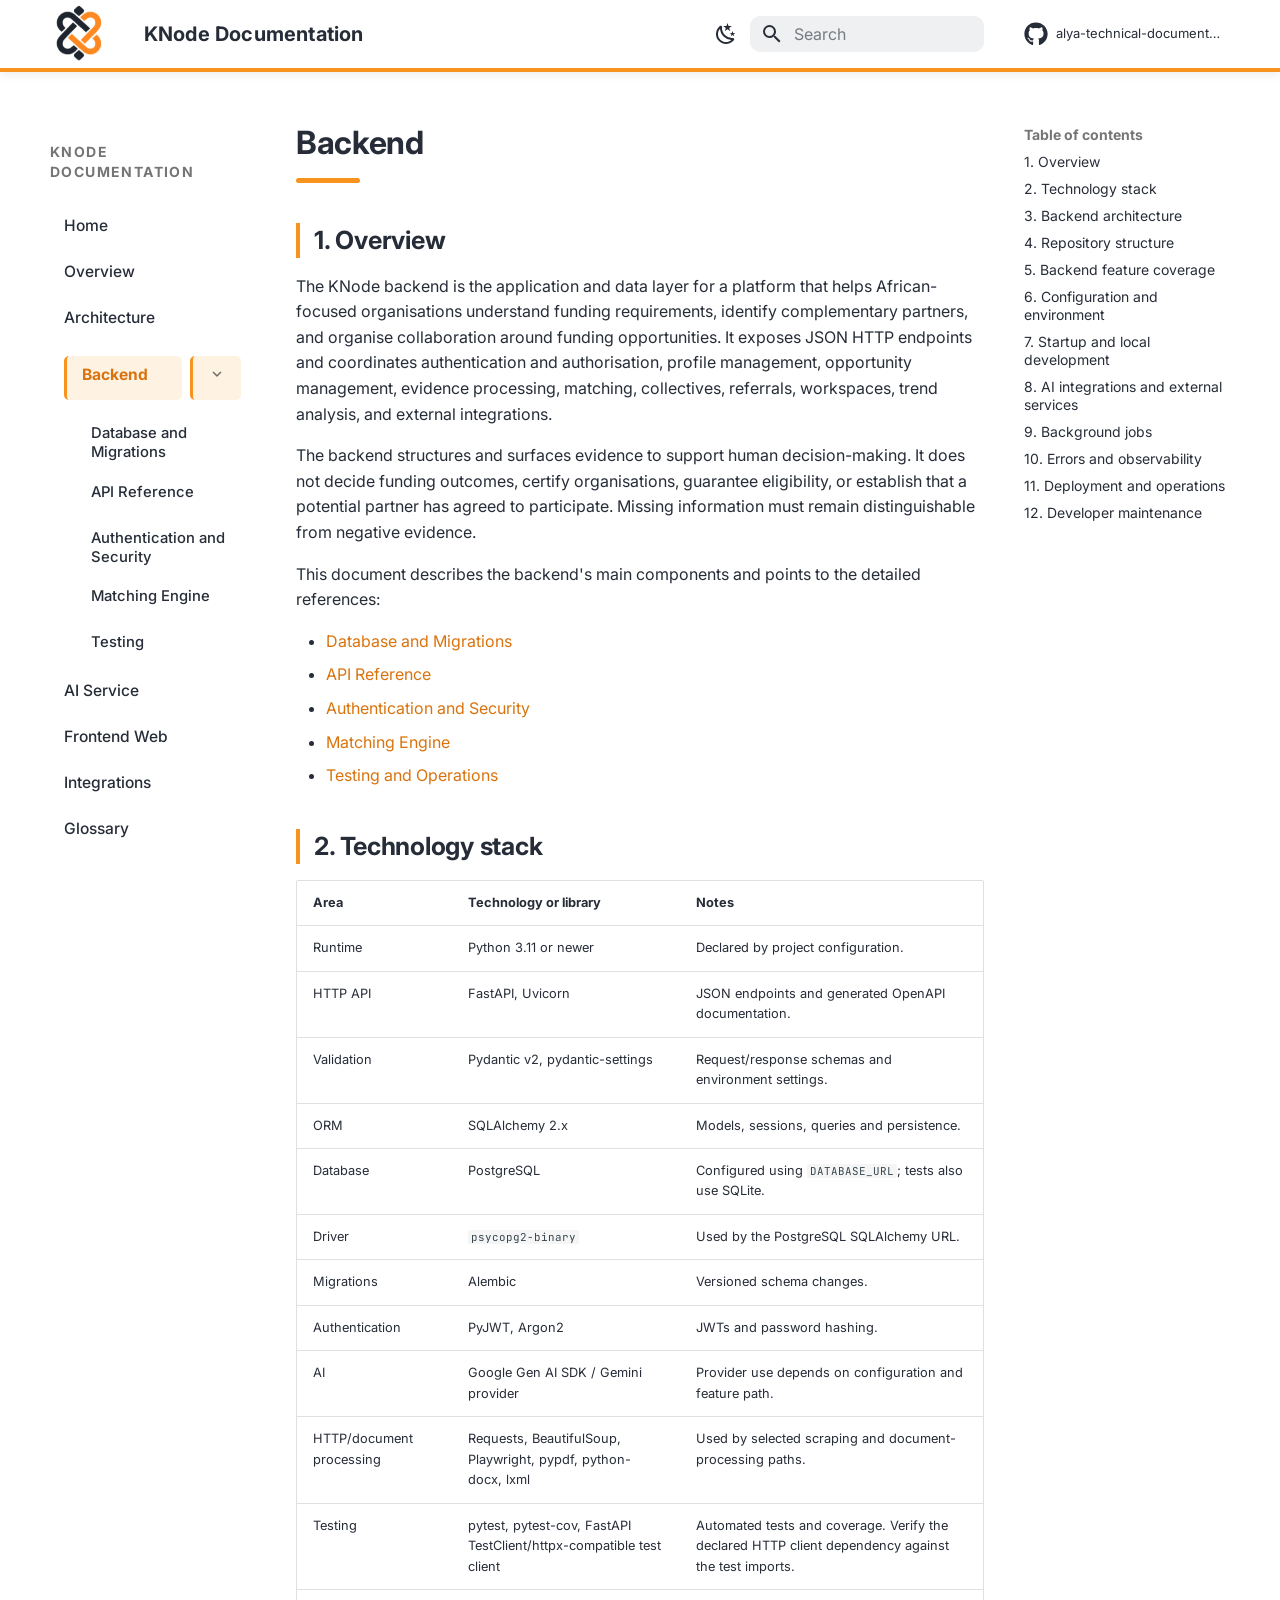
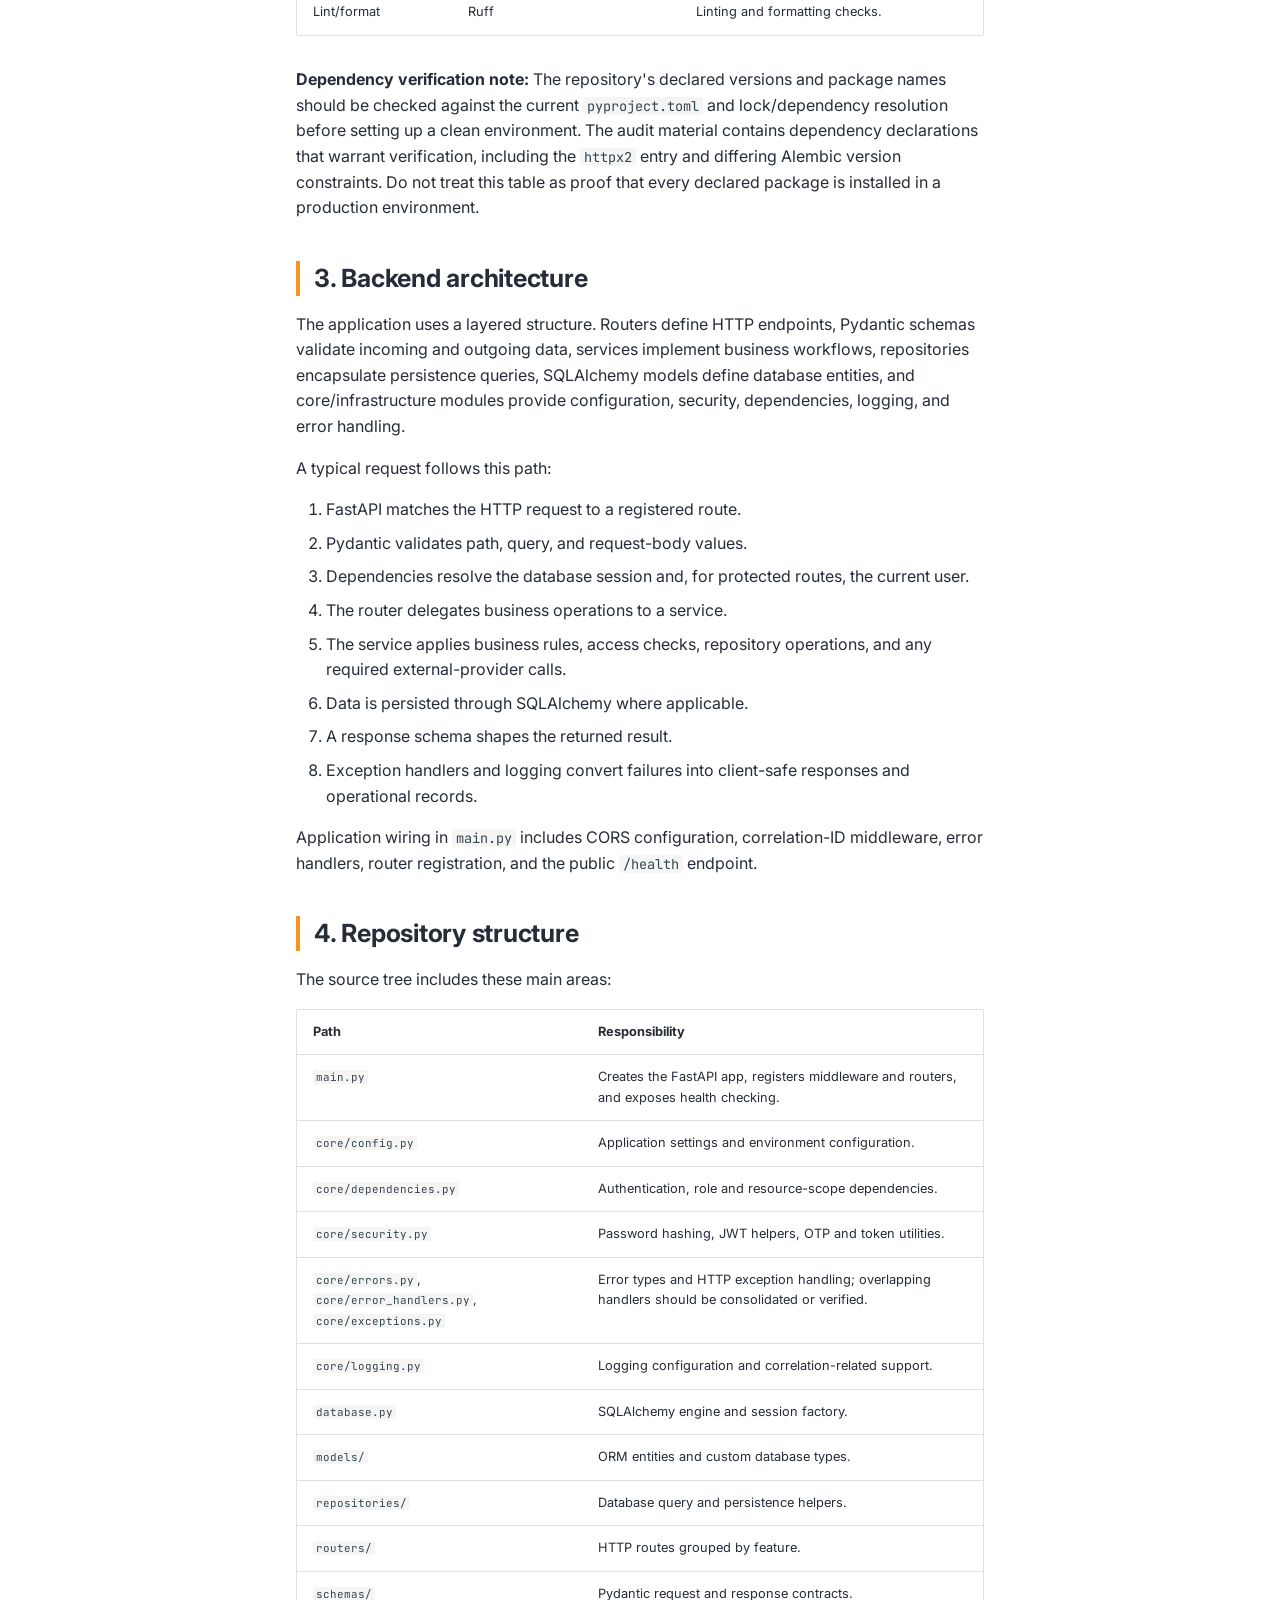
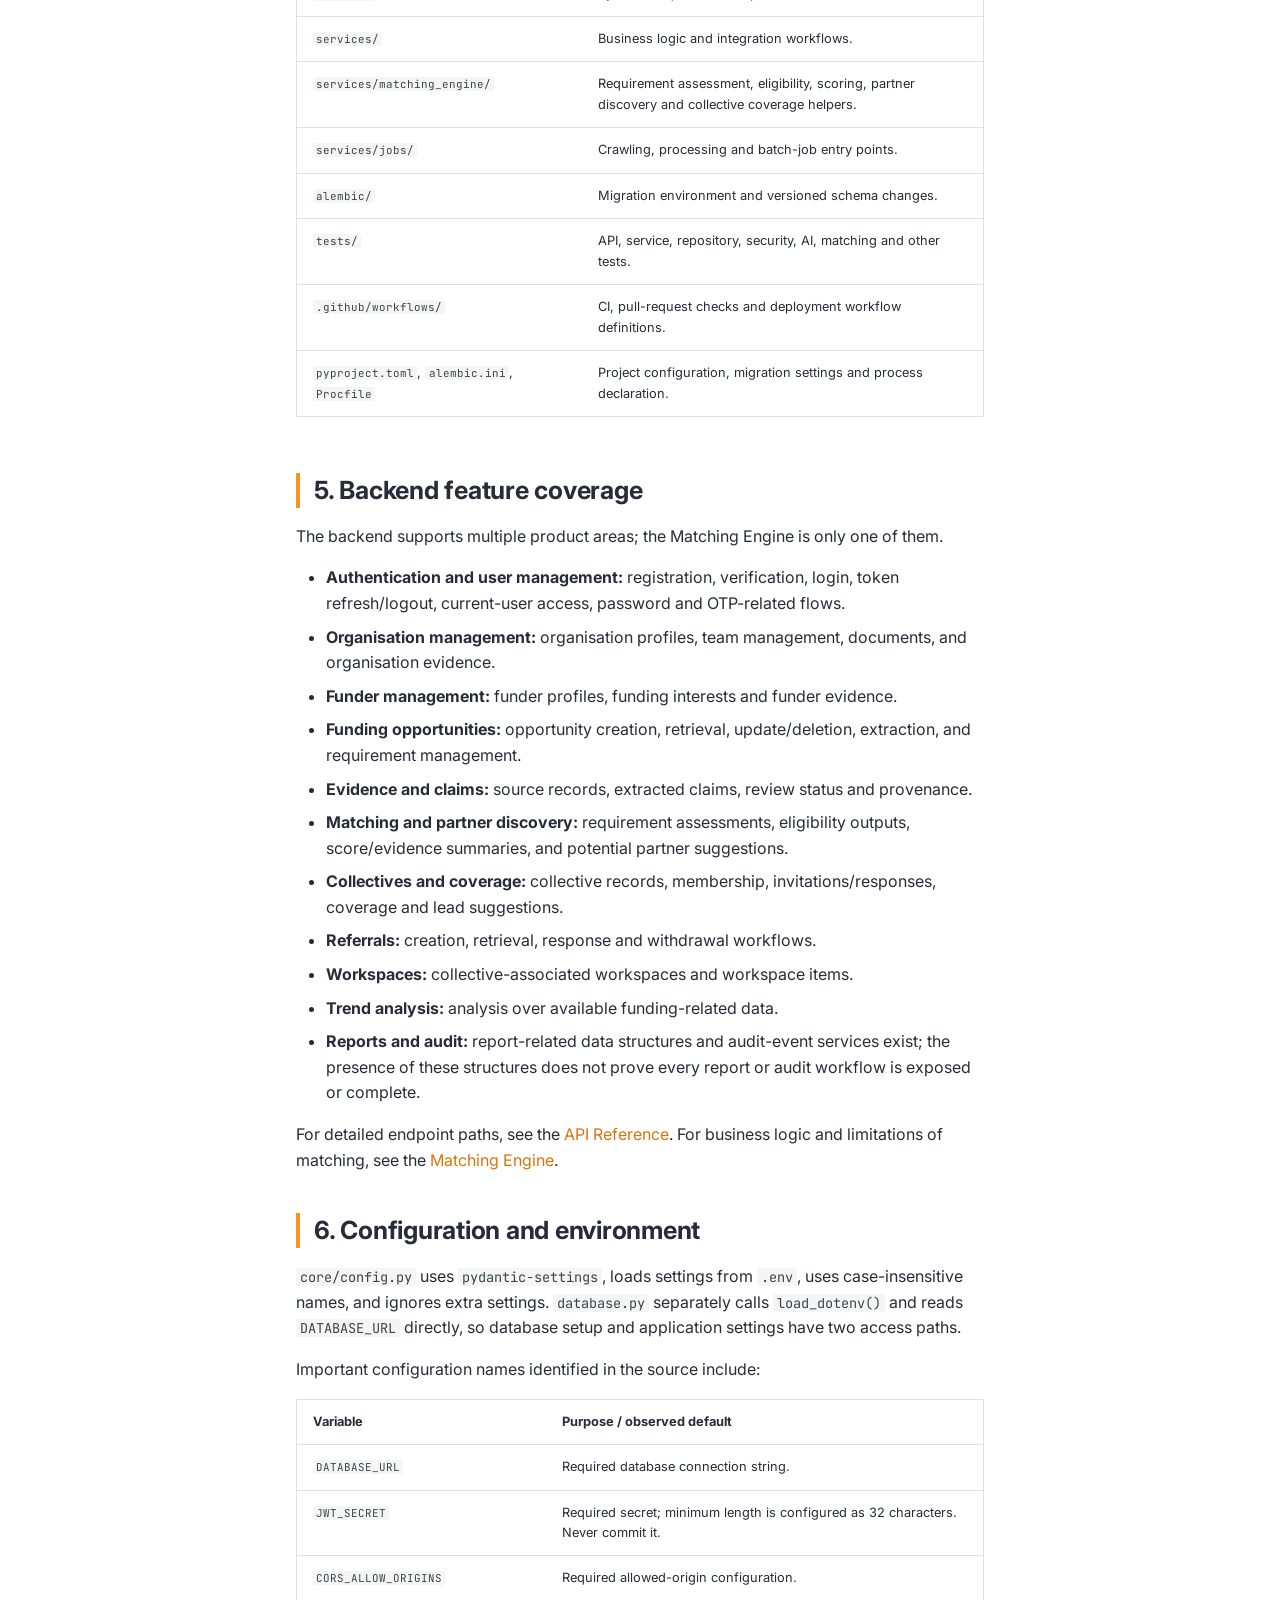
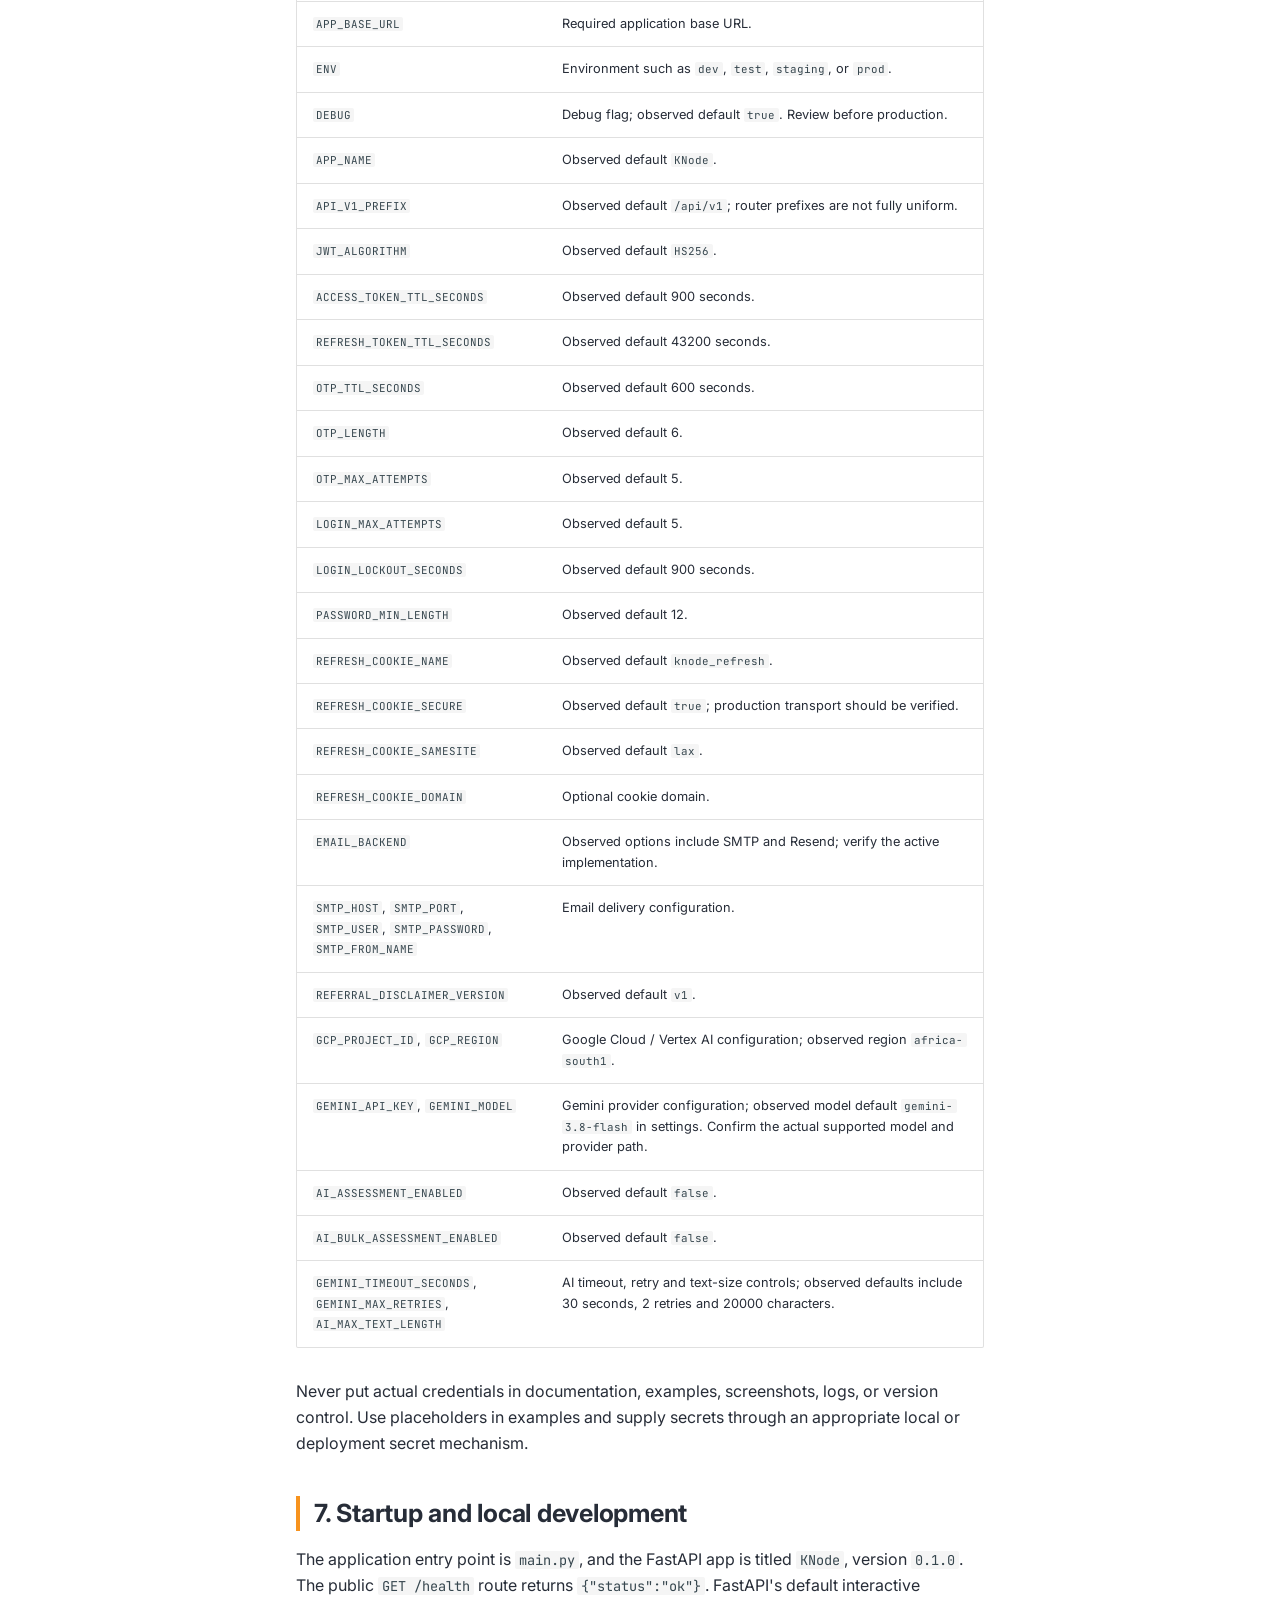
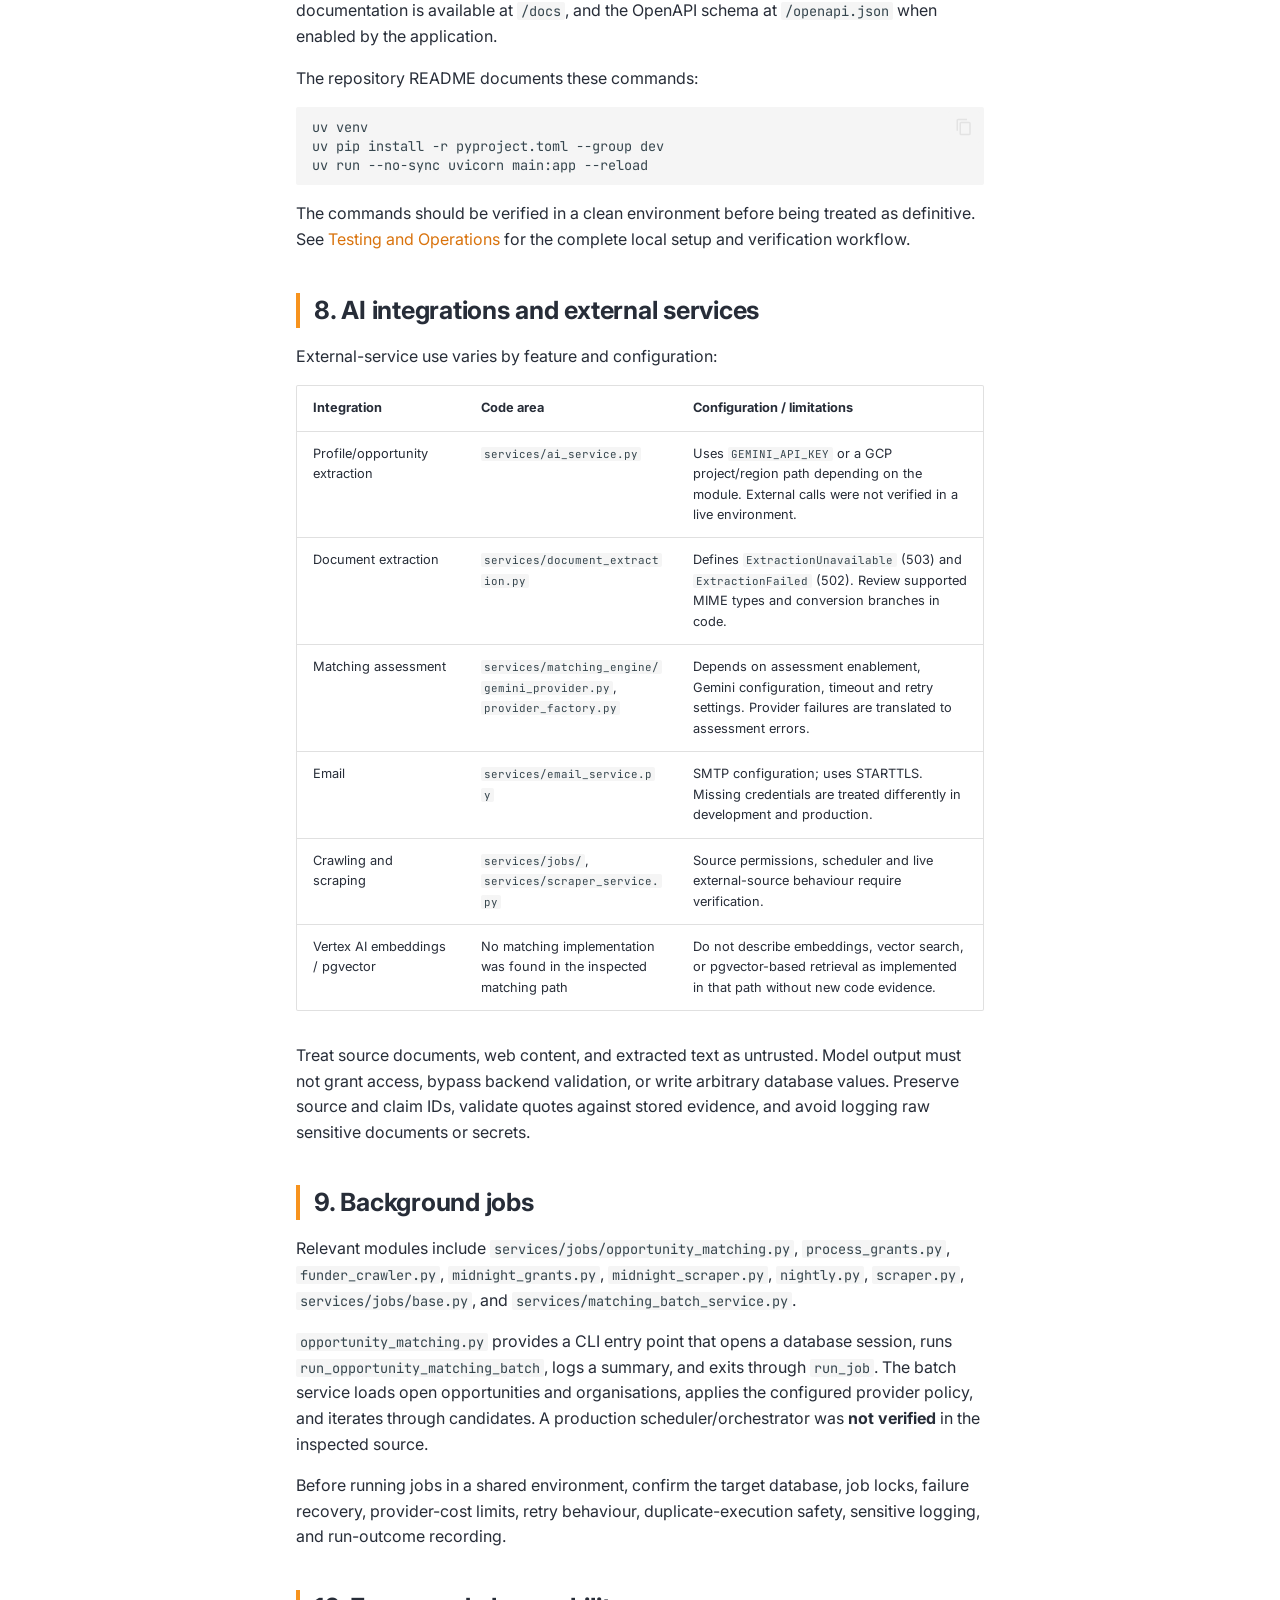
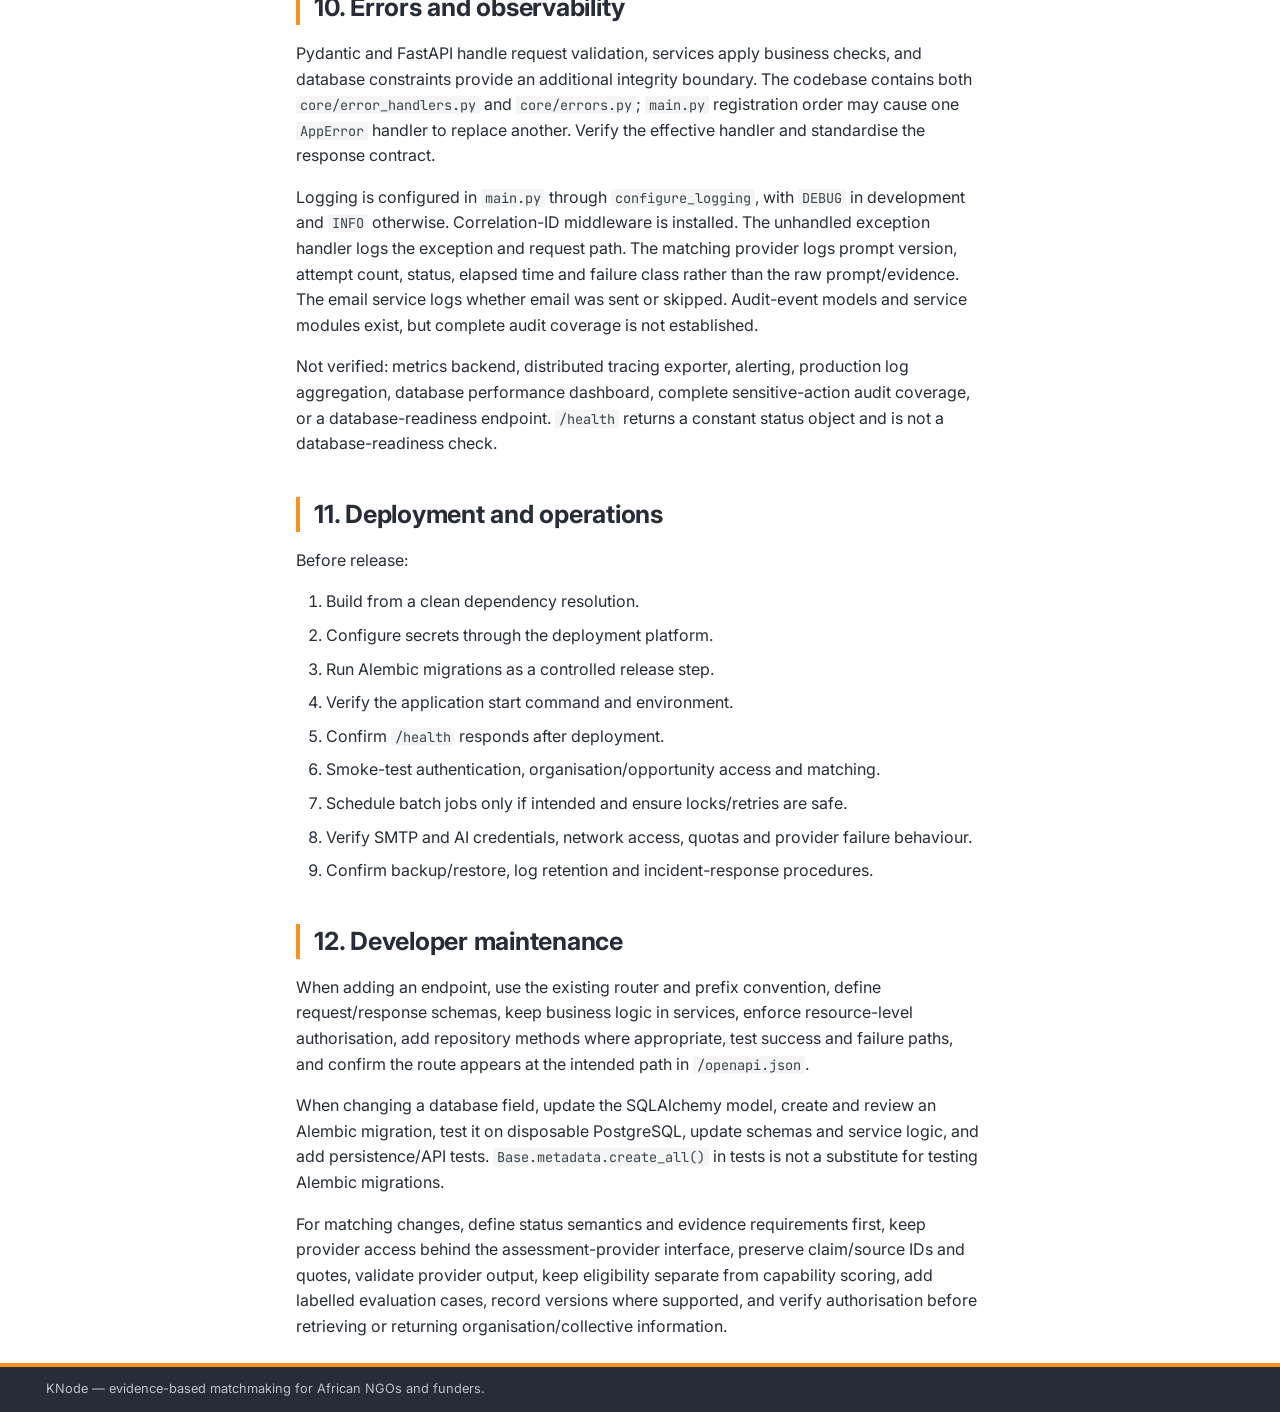
<file: backend/index.html>
<!DOCTYPE html><html lang="en" class="no-js"><head>
    
      <meta charset="utf-8">
      <meta name="viewport" content="width=device-width,initial-scale=1">
      
        <meta name="description" content="Technical documentation for KNode, an evidence-based matchmaking platform connecting African NGOs, collectives and funders.">
      
      
      
        <link rel="canonical" href="https://akirachix.github.io/alya-technical-documentation/backend/">
      
      
        <link rel="prev" href="../architecture/">
      
      
        <link rel="next" href="database/">
      
      
        
      
      
      <link rel="icon" href="../assets/brand/knode-logo-light.png">
      <meta name="generator" content="mkdocs-1.6.1, mkdocs-material-9.7.7">
    
    
      
        <title>Backend - KNode Documentation</title>
      
    
    
      <link rel="stylesheet" href="../assets/stylesheets/main.ec1eaa64.min.css">
      
        
        <link rel="stylesheet" href="../assets/stylesheets/palette.ab4e12ef.min.css">
      
      


    
    
      
    
    
      
        
        
        <link rel="preconnect" href="https://fonts.gstatic.com" crossorigin="">
        <link rel="stylesheet" href="https://fonts.googleapis.com/css?family=Inter:300,300i,400,400i,700,700i%7CJetBrains+Mono:400,400i,700,700i&amp;display=fallback">
        <style>:root{--md-text-font:"Inter";--md-code-font:"JetBrains Mono"}</style>
      
    
    
      <link rel="stylesheet" href="../stylesheets/extra.css">
    
    <script>__md_scope=new URL("..",location),__md_hash=e=>[...e].reduce(((e,_)=>(e<<5)-e+_.charCodeAt(0)),0),__md_get=(e,_=localStorage,t=__md_scope)=>JSON.parse(_.getItem(t.pathname+"."+e)),__md_set=(e,_,t=localStorage,a=__md_scope)=>{try{t.setItem(a.pathname+"."+e,JSON.stringify(_))}catch(e){}}</script>
    
      

    
    
  <link href="../assets/stylesheets/glightbox.min.css" rel="stylesheet"><script src="../assets/javascripts/glightbox.min.js"></script><style id="glightbox-style">
            html.glightbox-open { overflow: initial; height: 100%; }
            .gslide-title { margin-top: 0px; user-select: text; }
            .gslide-desc { color: #666; user-select: text; }
            .gslide-image img { background: white; }
            .gscrollbar-fixer { padding-right: 15px; }
            .gdesc-inner { font-size: 0.75rem; }
            body[data-md-color-scheme="slate"] .gdesc-inner { background: var(--md-default-bg-color); }
            body[data-md-color-scheme="slate"] .gslide-title { color: var(--md-default-fg-color); }
            body[data-md-color-scheme="slate"] .gslide-desc { color: var(--md-default-fg-color); }
        </style></head>
  
  
    
    
      
    
    
    
    
    <body dir="ltr" data-md-color-scheme="default" data-md-color-primary="custom" data-md-color-accent="custom">
  
    
    <input class="md-toggle" data-md-toggle="drawer" type="checkbox" id="__drawer" autocomplete="off">
    <input class="md-toggle" data-md-toggle="search" type="checkbox" id="__search" autocomplete="off">
    <label class="md-overlay" for="__drawer"></label>
    <div data-md-component="skip">
      
        
        <a href="#backend" class="md-skip">
          Skip to content
        </a>
      
    </div>
    <div data-md-component="announce">
      
    </div>
    
    
      

  

<header class="md-header md-header--shadow" data-md-component="header">
  <nav class="md-header__inner md-grid" aria-label="Header">
    <a href=".." title="KNode Documentation" class="md-header__button md-logo" aria-label="KNode Documentation" data-md-component="logo">
      
  <img src="../assets/brand/knode-logo-light.png" alt="logo">

    </a>
    <label class="md-header__button md-icon" for="__drawer">
      
      <svg xmlns="http://www.w3.org/2000/svg" viewBox="0 0 24 24"><path d="M3 6h18v2H3zm0 5h18v2H3zm0 5h18v2H3z"></path></svg>
    </label>
    <div class="md-header__title" data-md-component="header-title">
      <div class="md-header__ellipsis">
        <div class="md-header__topic">
          <span class="md-ellipsis">
            KNode Documentation
          </span>
        </div>
        <div class="md-header__topic" data-md-component="header-topic">
          <span class="md-ellipsis">
            
              Backend
            
          </span>
        </div>
      </div>
    </div>
    
      
        <form class="md-header__option" data-md-component="palette">
  
    
    
    
    <input class="md-option" data-md-color-media="" data-md-color-scheme="default" data-md-color-primary="custom" data-md-color-accent="custom" aria-label="Switch to dark mode" type="radio" name="__palette" id="__palette_0">
    
      <label class="md-header__button md-icon" title="Switch to dark mode" for="__palette_1" hidden="">
        <svg xmlns="http://www.w3.org/2000/svg" viewBox="0 0 24 24"><path d="m17.75 4.09-2.53 1.94.91 3.06-2.63-1.81-2.63 1.81.91-3.06-2.53-1.94L12.44 4l1.06-3 1.06 3zm3.5 6.91-1.64 1.25.59 1.98-1.7-1.17-1.7 1.17.59-1.98L15.75 11l2.06-.05L18.5 9l.69 1.95zm-2.28 4.95c.83-.08 1.72 1.1 1.19 1.85-.32.45-.66.87-1.08 1.27C15.17 23 8.84 23 4.94 19.07c-3.91-3.9-3.91-10.24 0-14.14.4-.4.82-.76 1.27-1.08.75-.53 1.93.36 1.85 1.19-.27 2.86.69 5.83 2.89 8.02a9.96 9.96 0 0 0 8.02 2.89m-1.64 2.02a12.08 12.08 0 0 1-7.8-3.47c-2.17-2.19-3.33-5-3.49-7.82-2.81 3.14-2.7 7.96.31 10.98 3.02 3.01 7.84 3.12 10.98.31"></path></svg>
      </label>
    
  
    
    
    
    <input class="md-option" data-md-color-media="" data-md-color-scheme="slate" data-md-color-primary="custom" data-md-color-accent="custom" aria-label="Switch to light mode" type="radio" name="__palette" id="__palette_1">
    
      <label class="md-header__button md-icon" title="Switch to light mode" for="__palette_0" hidden="">
        <svg xmlns="http://www.w3.org/2000/svg" viewBox="0 0 24 24"><path d="M12 7a5 5 0 0 1 5 5 5 5 0 0 1-5 5 5 5 0 0 1-5-5 5 5 0 0 1 5-5m0 2a3 3 0 0 0-3 3 3 3 0 0 0 3 3 3 3 0 0 0 3-3 3 3 0 0 0-3-3m0-7 2.39 3.42C13.65 5.15 12.84 5 12 5s-1.65.15-2.39.42zM3.34 7l4.16-.35A7.2 7.2 0 0 0 5.94 8.5c-.44.74-.69 1.5-.83 2.29zm.02 10 1.76-3.77a7.131 7.131 0 0 0 2.38 4.14zM20.65 7l-1.77 3.79a7.02 7.02 0 0 0-2.38-4.15zm-.01 10-4.14.36c.59-.51 1.12-1.14 1.54-1.86.42-.73.69-1.5.83-2.29zM12 22l-2.41-3.44c.74.27 1.55.44 2.41.44.82 0 1.63-.17 2.37-.44z"></path></svg>
      </label>
    
  
</form>
      
    
    
      <script>var palette=__md_get("__palette");if(palette&&palette.color){if("(prefers-color-scheme)"===palette.color.media){var media=matchMedia("(prefers-color-scheme: light)"),input=document.querySelector(media.matches?"[data-md-color-media='(prefers-color-scheme: light)']":"[data-md-color-media='(prefers-color-scheme: dark)']");palette.color.media=input.getAttribute("data-md-color-media"),palette.color.scheme=input.getAttribute("data-md-color-scheme"),palette.color.primary=input.getAttribute("data-md-color-primary"),palette.color.accent=input.getAttribute("data-md-color-accent")}for(var[key,value]of Object.entries(palette.color))document.body.setAttribute("data-md-color-"+key,value)}</script>
    
    
    
      
      
        <label class="md-header__button md-icon" for="__search">
          
          <svg xmlns="http://www.w3.org/2000/svg" viewBox="0 0 24 24"><path d="M9.5 3A6.5 6.5 0 0 1 16 9.5c0 1.61-.59 3.09-1.56 4.23l.27.27h.79l5 5-1.5 1.5-5-5v-.79l-.27-.27A6.52 6.52 0 0 1 9.5 16 6.5 6.5 0 0 1 3 9.5 6.5 6.5 0 0 1 9.5 3m0 2C7 5 5 7 5 9.5S7 14 9.5 14 14 12 14 9.5 12 5 9.5 5"></path></svg>
        </label>
        <div class="md-search" data-md-component="search" role="dialog">
  <label class="md-search__overlay" for="__search"></label>
  <div class="md-search__inner" role="search">
    <form class="md-search__form" name="search">
      <input type="text" class="md-search__input" name="query" aria-label="Search" placeholder="Search" autocapitalize="off" autocorrect="off" autocomplete="off" spellcheck="false" data-md-component="search-query" required="">
      <label class="md-search__icon md-icon" for="__search">
        
        <svg xmlns="http://www.w3.org/2000/svg" viewBox="0 0 24 24"><path d="M9.5 3A6.5 6.5 0 0 1 16 9.5c0 1.61-.59 3.09-1.56 4.23l.27.27h.79l5 5-1.5 1.5-5-5v-.79l-.27-.27A6.52 6.52 0 0 1 9.5 16 6.5 6.5 0 0 1 3 9.5 6.5 6.5 0 0 1 9.5 3m0 2C7 5 5 7 5 9.5S7 14 9.5 14 14 12 14 9.5 12 5 9.5 5"></path></svg>
        
        <svg xmlns="http://www.w3.org/2000/svg" viewBox="0 0 24 24"><path d="M20 11v2H8l5.5 5.5-1.42 1.42L4.16 12l7.92-7.92L13.5 5.5 8 11z"></path></svg>
      </label>
      <nav class="md-search__options" aria-label="Search">
        
        <button type="reset" class="md-search__icon md-icon" title="Clear" aria-label="Clear" tabindex="-1">
          
          <svg xmlns="http://www.w3.org/2000/svg" viewBox="0 0 24 24"><path d="M19 6.41 17.59 5 12 10.59 6.41 5 5 6.41 10.59 12 5 17.59 6.41 19 12 13.41 17.59 19 19 17.59 13.41 12z"></path></svg>
        </button>
      </nav>
      
        <div class="md-search__suggest" data-md-component="search-suggest"></div>
      
    </form>
    <div class="md-search__output">
      <div class="md-search__scrollwrap" tabindex="0" data-md-scrollfix="">
        <div class="md-search-result" data-md-component="search-result">
          <div class="md-search-result__meta">
            Initializing search
          </div>
          <ol class="md-search-result__list" role="presentation"></ol>
        </div>
      </div>
    </div>
  </div>
</div>
      
    
    
      <div class="md-header__source">
        <a href="https://github.com/akirachix/alya-technical-documentation" title="Go to repository" class="md-source" data-md-component="source">
  <div class="md-source__icon md-icon">
    
    <svg xmlns="http://www.w3.org/2000/svg" viewBox="0 0 512 512"><!--! Font Awesome Free 7.1.0 by @fontawesome - https://fontawesome.com License - https://fontawesome.com/license/free (Icons: CC BY 4.0, Fonts: SIL OFL 1.1, Code: MIT License) Copyright 2025 Fonticons, Inc.--><path d="M173.9 397.4c0 2-2.3 3.6-5.2 3.6-3.3.3-5.6-1.3-5.6-3.6 0-2 2.3-3.6 5.2-3.6 3-.3 5.6 1.3 5.6 3.6m-31.1-4.5c-.7 2 1.3 4.3 4.3 4.9 2.6 1 5.6 0 6.2-2s-1.3-4.3-4.3-5.2c-2.6-.7-5.5.3-6.2 2.3m44.2-1.7c-2.9.7-4.9 2.6-4.6 4.9.3 2 2.9 3.3 5.9 2.6 2.9-.7 4.9-2.6 4.6-4.6-.3-1.9-3-3.2-5.9-2.9M252.8 8C114.1 8 8 113.3 8 252c0 110.9 69.8 205.8 169.5 239.2 12.8 2.3 17.3-5.6 17.3-12.1 0-6.2-.3-40.4-.3-61.4 0 0-70 15-84.7-29.8 0 0-11.4-29.1-27.8-36.6 0 0-22.9-15.7 1.6-15.4 0 0 24.9 2 38.6 25.8 21.9 38.6 58.6 27.5 72.9 20.9 2.3-16 8.8-27.1 16-33.7-55.9-6.2-112.3-14.3-112.3-110.5 0-27.5 7.6-41.3 23.6-58.9-2.6-6.5-11.1-33.3 2.6-67.9 20.9-6.5 69 27 69 27 20-5.6 41.5-8.5 62.8-8.5s42.8 2.9 62.8 8.5c0 0 48.1-33.6 69-27 13.7 34.7 5.2 61.4 2.6 67.9 16 17.7 25.8 31.5 25.8 58.9 0 96.5-58.9 104.2-114.8 110.5 9.2 7.9 17 22.9 17 46.4 0 33.7-.3 75.4-.3 83.6 0 6.5 4.6 14.4 17.3 12.1C436.2 457.8 504 362.9 504 252 504 113.3 391.5 8 252.8 8M105.2 352.9c-1.3 1-1 3.3.7 5.2 1.6 1.6 3.9 2.3 5.2 1 1.3-1 1-3.3-.7-5.2-1.6-1.6-3.9-2.3-5.2-1m-10.8-8.1c-.7 1.3.3 2.9 2.3 3.9 1.6 1 3.6.7 4.3-.7.7-1.3-.3-2.9-2.3-3.9-2-.6-3.6-.3-4.3.7m32.4 35.6c-1.6 1.3-1 4.3 1.3 6.2 2.3 2.3 5.2 2.6 6.5 1 1.3-1.3.7-4.3-1.3-6.2-2.2-2.3-5.2-2.6-6.5-1m-11.4-14.7c-1.6 1-1.6 3.6 0 5.9s4.3 3.3 5.6 2.3c1.6-1.3 1.6-3.9 0-6.2-1.4-2.3-4-3.3-5.6-2"></path></svg>
  </div>
  <div class="md-source__repository">
    alya-technical-documentation
  </div>
</a>
      </div>
    
  </nav>
  
</header>
    
    <div class="md-container" data-md-component="container">
      
      
        
          
        
      
      <main class="md-main" data-md-component="main">
        <div class="md-main__inner md-grid">
          
            
              
              <div class="md-sidebar md-sidebar--primary" data-md-component="sidebar" data-md-type="navigation">
                <div class="md-sidebar__scrollwrap">
                  <div class="md-sidebar__inner">
                    



<nav class="md-nav md-nav--primary" aria-label="Navigation" data-md-level="0">
  <label class="md-nav__title" for="__drawer">
    <a href=".." title="KNode Documentation" class="md-nav__button md-logo" aria-label="KNode Documentation" data-md-component="logo">
      
  <img src="../assets/brand/knode-logo-light.png" alt="logo">

    </a>
    KNode Documentation
  </label>
  
    <div class="md-nav__source">
      <a href="https://github.com/akirachix/alya-technical-documentation" title="Go to repository" class="md-source" data-md-component="source">
  <div class="md-source__icon md-icon">
    
    <svg xmlns="http://www.w3.org/2000/svg" viewBox="0 0 512 512"><!--! Font Awesome Free 7.1.0 by @fontawesome - https://fontawesome.com License - https://fontawesome.com/license/free (Icons: CC BY 4.0, Fonts: SIL OFL 1.1, Code: MIT License) Copyright 2025 Fonticons, Inc.--><path d="M173.9 397.4c0 2-2.3 3.6-5.2 3.6-3.3.3-5.6-1.3-5.6-3.6 0-2 2.3-3.6 5.2-3.6 3-.3 5.6 1.3 5.6 3.6m-31.1-4.5c-.7 2 1.3 4.3 4.3 4.9 2.6 1 5.6 0 6.2-2s-1.3-4.3-4.3-5.2c-2.6-.7-5.5.3-6.2 2.3m44.2-1.7c-2.9.7-4.9 2.6-4.6 4.9.3 2 2.9 3.3 5.9 2.6 2.9-.7 4.9-2.6 4.6-4.6-.3-1.9-3-3.2-5.9-2.9M252.8 8C114.1 8 8 113.3 8 252c0 110.9 69.8 205.8 169.5 239.2 12.8 2.3 17.3-5.6 17.3-12.1 0-6.2-.3-40.4-.3-61.4 0 0-70 15-84.7-29.8 0 0-11.4-29.1-27.8-36.6 0 0-22.9-15.7 1.6-15.4 0 0 24.9 2 38.6 25.8 21.9 38.6 58.6 27.5 72.9 20.9 2.3-16 8.8-27.1 16-33.7-55.9-6.2-112.3-14.3-112.3-110.5 0-27.5 7.6-41.3 23.6-58.9-2.6-6.5-11.1-33.3 2.6-67.9 20.9-6.5 69 27 69 27 20-5.6 41.5-8.5 62.8-8.5s42.8 2.9 62.8 8.5c0 0 48.1-33.6 69-27 13.7 34.7 5.2 61.4 2.6 67.9 16 17.7 25.8 31.5 25.8 58.9 0 96.5-58.9 104.2-114.8 110.5 9.2 7.9 17 22.9 17 46.4 0 33.7-.3 75.4-.3 83.6 0 6.5 4.6 14.4 17.3 12.1C436.2 457.8 504 362.9 504 252 504 113.3 391.5 8 252.8 8M105.2 352.9c-1.3 1-1 3.3.7 5.2 1.6 1.6 3.9 2.3 5.2 1 1.3-1 1-3.3-.7-5.2-1.6-1.6-3.9-2.3-5.2-1m-10.8-8.1c-.7 1.3.3 2.9 2.3 3.9 1.6 1 3.6.7 4.3-.7.7-1.3-.3-2.9-2.3-3.9-2-.6-3.6-.3-4.3.7m32.4 35.6c-1.6 1.3-1 4.3 1.3 6.2 2.3 2.3 5.2 2.6 6.5 1 1.3-1.3.7-4.3-1.3-6.2-2.2-2.3-5.2-2.6-6.5-1m-11.4-14.7c-1.6 1-1.6 3.6 0 5.9s4.3 3.3 5.6 2.3c1.6-1.3 1.6-3.9 0-6.2-1.4-2.3-4-3.3-5.6-2"></path></svg>
  </div>
  <div class="md-source__repository">
    alya-technical-documentation
  </div>
</a>
    </div>
  
  <ul class="md-nav__list" data-md-scrollfix="">
    
      
      
  
  
  
  
    <li class="md-nav__item">
      <a href=".." class="md-nav__link">
        
  
  
  <span class="md-ellipsis">
    
  
    Home
  

    
  </span>
  
  

      </a>
    </li>
  

    
      
      
  
  
  
  
    <li class="md-nav__item">
      <a href="../overview/" class="md-nav__link">
        
  
  
  <span class="md-ellipsis">
    
  
    Overview
  

    
  </span>
  
  

      </a>
    </li>
  

    
      
      
  
  
  
  
    <li class="md-nav__item">
      <a href="../architecture/" class="md-nav__link">
        
  
  
  <span class="md-ellipsis">
    
  
    Architecture
  

    
  </span>
  
  

      </a>
    </li>
  

    
      
      
  
  
    
  
  
  
    
    
      
        
          
        
      
        
      
        
      
        
      
        
      
        
      
    
    
    
    
    <li class="md-nav__item md-nav__item--active md-nav__item--nested">
      
        
        
        <input class="md-nav__toggle md-toggle " type="checkbox" id="__nav_4" checked="">
        
          
          <div class="md-nav__link md-nav__container">
            <a href="./" class="md-nav__link md-nav__link--active">
              
  
  
  <span class="md-ellipsis">
    
  
    Backend
  

    
  </span>
  
  

            </a>
            
              
              <label class="md-nav__link md-nav__link--active" for="__nav_4" id="__nav_4_label" tabindex="0">
                <span class="md-nav__icon md-icon"></span>
              </label>
            
          </div>
        
        <nav class="md-nav" data-md-level="1" aria-labelledby="__nav_4_label" aria-expanded="true">
          <label class="md-nav__title" for="__nav_4">
            <span class="md-nav__icon md-icon"></span>
            
  
    Backend
  

          </label>
          <ul class="md-nav__list" data-md-scrollfix="">
            
              
            
              
                
  
  
  
  
    <li class="md-nav__item">
      <a href="database/" class="md-nav__link">
        
  
  
  <span class="md-ellipsis">
    
  
    Database and Migrations
  

    
  </span>
  
  

      </a>
    </li>
  

              
            
              
                
  
  
  
  
    <li class="md-nav__item">
      <a href="api-reference/" class="md-nav__link">
        
  
  
  <span class="md-ellipsis">
    
  
    API Reference
  

    
  </span>
  
  

      </a>
    </li>
  

              
            
              
                
  
  
  
  
    <li class="md-nav__item">
      <a href="authentication-security/" class="md-nav__link">
        
  
  
  <span class="md-ellipsis">
    
  
    Authentication and Security
  

    
  </span>
  
  

      </a>
    </li>
  

              
            
              
                
  
  
  
  
    <li class="md-nav__item">
      <a href="matching-engine/" class="md-nav__link">
        
  
  
  <span class="md-ellipsis">
    
  
    Matching Engine
  

    
  </span>
  
  

      </a>
    </li>
  

              
            
              
                
  
  
  
  
    <li class="md-nav__item">
      <a href="testing/" class="md-nav__link">
        
  
  
  <span class="md-ellipsis">
    
  
    Testing
  

    
  </span>
  
  

      </a>
    </li>
  

              
            
          </ul>
        </nav>
      
    </li>
  

    
      
      
  
  
  
  
    <li class="md-nav__item">
      <a href="../ai/" class="md-nav__link">
        
  
  
  <span class="md-ellipsis">
    
  
    AI Service
  

    
  </span>
  
  

      </a>
    </li>
  

    
      
      
  
  
  
  
    <li class="md-nav__item">
      <a href="../frontend/" class="md-nav__link">
        
  
  
  <span class="md-ellipsis">
    
  
    Frontend Web
  

    
  </span>
  
  

      </a>
    </li>
  

    
      
      
  
  
  
  
    <li class="md-nav__item">
      <a href="../integrations/" class="md-nav__link">
        
  
  
  <span class="md-ellipsis">
    
  
    Integrations
  

    
  </span>
  
  

      </a>
    </li>
  

    
      
      
  
  
  
  
    <li class="md-nav__item">
      <a href="../glossary/" class="md-nav__link">
        
  
  
  <span class="md-ellipsis">
    
  
    Glossary
  

    
  </span>
  
  

      </a>
    </li>
  

    
  </ul>
</nav>
                  </div>
                </div>
              </div>
            
            
              
              <div class="md-sidebar md-sidebar--secondary" data-md-component="sidebar" data-md-type="toc">
                <div class="md-sidebar__scrollwrap">
                  <div class="md-sidebar__inner">
                    

<nav class="md-nav md-nav--secondary" aria-label="Table of contents">
  
  
  
    
  
  
    <label class="md-nav__title" for="__toc">
      <span class="md-nav__icon md-icon"></span>
      Table of contents
    </label>
    <ul class="md-nav__list" data-md-component="toc" data-md-scrollfix="">
      
        <li class="md-nav__item">
  <a href="#1-overview" class="md-nav__link">
    <span class="md-ellipsis">
      
        1. Overview
      
    </span>
  </a>
  
</li>
      
        <li class="md-nav__item">
  <a href="#2-technology-stack" class="md-nav__link">
    <span class="md-ellipsis">
      
        2. Technology stack
      
    </span>
  </a>
  
</li>
      
        <li class="md-nav__item">
  <a href="#3-backend-architecture" class="md-nav__link">
    <span class="md-ellipsis">
      
        3. Backend architecture
      
    </span>
  </a>
  
</li>
      
        <li class="md-nav__item">
  <a href="#4-repository-structure" class="md-nav__link">
    <span class="md-ellipsis">
      
        4. Repository structure
      
    </span>
  </a>
  
</li>
      
        <li class="md-nav__item">
  <a href="#5-backend-feature-coverage" class="md-nav__link">
    <span class="md-ellipsis">
      
        5. Backend feature coverage
      
    </span>
  </a>
  
</li>
      
        <li class="md-nav__item">
  <a href="#6-configuration-and-environment" class="md-nav__link">
    <span class="md-ellipsis">
      
        6. Configuration and environment
      
    </span>
  </a>
  
</li>
      
        <li class="md-nav__item">
  <a href="#7-startup-and-local-development" class="md-nav__link">
    <span class="md-ellipsis">
      
        7. Startup and local development
      
    </span>
  </a>
  
</li>
      
        <li class="md-nav__item">
  <a href="#8-ai-integrations-and-external-services" class="md-nav__link">
    <span class="md-ellipsis">
      
        8. AI integrations and external services
      
    </span>
  </a>
  
</li>
      
        <li class="md-nav__item">
  <a href="#9-background-jobs" class="md-nav__link">
    <span class="md-ellipsis">
      
        9. Background jobs
      
    </span>
  </a>
  
</li>
      
        <li class="md-nav__item">
  <a href="#10-errors-and-observability" class="md-nav__link">
    <span class="md-ellipsis">
      
        10. Errors and observability
      
    </span>
  </a>
  
</li>
      
        <li class="md-nav__item">
  <a href="#11-deployment-and-operations" class="md-nav__link">
    <span class="md-ellipsis">
      
        11. Deployment and operations
      
    </span>
  </a>
  
</li>
      
        <li class="md-nav__item">
  <a href="#12-developer-maintenance" class="md-nav__link">
    <span class="md-ellipsis">
      
        12. Developer maintenance
      
    </span>
  </a>
  
</li>
      
    </ul>
  
</nav>
                  </div>
                </div>
              </div>
            
          
          
            <div class="md-content" data-md-component="content">
              
              <article class="md-content__inner md-typeset">
                
                  


  
  


<h1 id="backend">Backend<a class="headerlink" href="#backend" title="Permanent link">¶</a></h1>
<h2 id="1-overview">1. Overview<a class="headerlink" href="#1-overview" title="Permanent link">¶</a></h2>
<p>The KNode backend is the application and data layer for a platform that helps African-focused organisations understand funding requirements, identify complementary partners, and organise collaboration around funding opportunities. It exposes JSON HTTP endpoints and coordinates authentication and authorisation, profile management, opportunity management, evidence processing, matching, collectives, referrals, workspaces, trend analysis, and external integrations.</p>
<p>The backend structures and surfaces evidence to support human decision-making. It does not decide funding outcomes, certify organisations, guarantee eligibility, or establish that a potential partner has agreed to participate. Missing information must remain distinguishable from negative evidence.</p>
<p>This document describes the backend's main components and points to the detailed references:</p>
<ul>
<li><a href="database/">Database and Migrations</a></li>
<li><a href="api-reference/">API Reference</a></li>
<li><a href="authentication-security/">Authentication and Security</a></li>
<li><a href="matching-engine/">Matching Engine</a></li>
<li><a href="testing/">Testing and Operations</a></li>
</ul>
<h2 id="2-technology-stack">2. Technology stack<a class="headerlink" href="#2-technology-stack" title="Permanent link">¶</a></h2>
<table>
<thead>
<tr>
<th>Area</th>
<th>Technology or library</th>
<th>Notes</th>
</tr>
</thead>
<tbody>
<tr>
<td>Runtime</td>
<td>Python 3.11 or newer</td>
<td>Declared by project configuration.</td>
</tr>
<tr>
<td>HTTP API</td>
<td>FastAPI, Uvicorn</td>
<td>JSON endpoints and generated OpenAPI documentation.</td>
</tr>
<tr>
<td>Validation</td>
<td>Pydantic v2, pydantic-settings</td>
<td>Request/response schemas and environment settings.</td>
</tr>
<tr>
<td>ORM</td>
<td>SQLAlchemy 2.x</td>
<td>Models, sessions, queries and persistence.</td>
</tr>
<tr>
<td>Database</td>
<td>PostgreSQL</td>
<td>Configured using <code>DATABASE_URL</code>; tests also use SQLite.</td>
</tr>
<tr>
<td>Driver</td>
<td><code>psycopg2-binary</code></td>
<td>Used by the PostgreSQL SQLAlchemy URL.</td>
</tr>
<tr>
<td>Migrations</td>
<td>Alembic</td>
<td>Versioned schema changes.</td>
</tr>
<tr>
<td>Authentication</td>
<td>PyJWT, Argon2</td>
<td>JWTs and password hashing.</td>
</tr>
<tr>
<td>AI</td>
<td>Google Gen AI SDK / Gemini provider</td>
<td>Provider use depends on configuration and feature path.</td>
</tr>
<tr>
<td>HTTP/document processing</td>
<td>Requests, BeautifulSoup, Playwright, pypdf, python-docx, lxml</td>
<td>Used by selected scraping and document-processing paths.</td>
</tr>
<tr>
<td>Testing</td>
<td>pytest, pytest-cov, FastAPI TestClient/httpx-compatible test client</td>
<td>Automated tests and coverage. Verify the declared HTTP client dependency against the test imports.</td>
</tr>
<tr>
<td>Lint/format</td>
<td>Ruff</td>
<td>Linting and formatting checks.</td>
</tr>
</tbody>
</table>
<p><strong>Dependency verification note:</strong> The repository's declared versions and package names should be checked against the current <code>pyproject.toml</code> and lock/dependency resolution before setting up a clean environment. The audit material contains dependency declarations that warrant verification, including the <code>httpx2</code> entry and differing Alembic version constraints. Do not treat this table as proof that every declared package is installed in a production environment.</p>
<h2 id="3-backend-architecture">3. Backend architecture<a class="headerlink" href="#3-backend-architecture" title="Permanent link">¶</a></h2>
<p>The application uses a layered structure. Routers define HTTP endpoints, Pydantic schemas validate incoming and outgoing data, services implement business workflows, repositories encapsulate persistence queries, SQLAlchemy models define database entities, and core/infrastructure modules provide configuration, security, dependencies, logging, and error handling.</p>
<p>A typical request follows this path:</p>
<ol>
<li>FastAPI matches the HTTP request to a registered route.</li>
<li>Pydantic validates path, query, and request-body values.</li>
<li>Dependencies resolve the database session and, for protected routes, the current user.</li>
<li>The router delegates business operations to a service.</li>
<li>The service applies business rules, access checks, repository operations, and any required external-provider calls.</li>
<li>Data is persisted through SQLAlchemy where applicable.</li>
<li>A response schema shapes the returned result.</li>
<li>Exception handlers and logging convert failures into client-safe responses and operational records.</li>
</ol>
<p>Application wiring in <code>main.py</code> includes CORS configuration, correlation-ID middleware, error handlers, router registration, and the public <code>/health</code> endpoint.</p>
<h2 id="4-repository-structure">4. Repository structure<a class="headerlink" href="#4-repository-structure" title="Permanent link">¶</a></h2>
<p>The source tree includes these main areas:</p>
<table>
<thead>
<tr>
<th>Path</th>
<th>Responsibility</th>
</tr>
</thead>
<tbody>
<tr>
<td><code>main.py</code></td>
<td>Creates the FastAPI app, registers middleware and routers, and exposes health checking.</td>
</tr>
<tr>
<td><code>core/config.py</code></td>
<td>Application settings and environment configuration.</td>
</tr>
<tr>
<td><code>core/dependencies.py</code></td>
<td>Authentication, role and resource-scope dependencies.</td>
</tr>
<tr>
<td><code>core/security.py</code></td>
<td>Password hashing, JWT helpers, OTP and token utilities.</td>
</tr>
<tr>
<td><code>core/errors.py</code>, <code>core/error_handlers.py</code>, <code>core/exceptions.py</code></td>
<td>Error types and HTTP exception handling; overlapping handlers should be consolidated or verified.</td>
</tr>
<tr>
<td><code>core/logging.py</code></td>
<td>Logging configuration and correlation-related support.</td>
</tr>
<tr>
<td><code>database.py</code></td>
<td>SQLAlchemy engine and session factory.</td>
</tr>
<tr>
<td><code>models/</code></td>
<td>ORM entities and custom database types.</td>
</tr>
<tr>
<td><code>repositories/</code></td>
<td>Database query and persistence helpers.</td>
</tr>
<tr>
<td><code>routers/</code></td>
<td>HTTP routes grouped by feature.</td>
</tr>
<tr>
<td><code>schemas/</code></td>
<td>Pydantic request and response contracts.</td>
</tr>
<tr>
<td><code>services/</code></td>
<td>Business logic and integration workflows.</td>
</tr>
<tr>
<td><code>services/matching_engine/</code></td>
<td>Requirement assessment, eligibility, scoring, partner discovery and collective coverage helpers.</td>
</tr>
<tr>
<td><code>services/jobs/</code></td>
<td>Crawling, processing and batch-job entry points.</td>
</tr>
<tr>
<td><code>alembic/</code></td>
<td>Migration environment and versioned schema changes.</td>
</tr>
<tr>
<td><code>tests/</code></td>
<td>API, service, repository, security, AI, matching and other tests.</td>
</tr>
<tr>
<td><code>.github/workflows/</code></td>
<td>CI, pull-request checks and deployment workflow definitions.</td>
</tr>
<tr>
<td><code>pyproject.toml</code>, <code>alembic.ini</code>, <code>Procfile</code></td>
<td>Project configuration, migration settings and process declaration.</td>
</tr>
</tbody>
</table>
<h2 id="5-backend-feature-coverage">5. Backend feature coverage<a class="headerlink" href="#5-backend-feature-coverage" title="Permanent link">¶</a></h2>
<p>The backend supports multiple product areas; the Matching Engine is only one of them.</p>
<ul>
<li><strong>Authentication and user management:</strong> registration, verification, login, token refresh/logout, current-user access, password and OTP-related flows.</li>
<li><strong>Organisation management:</strong> organisation profiles, team management, documents, and organisation evidence.</li>
<li><strong>Funder management:</strong> funder profiles, funding interests and funder evidence.</li>
<li><strong>Funding opportunities:</strong> opportunity creation, retrieval, update/deletion, extraction, and requirement management.</li>
<li><strong>Evidence and claims:</strong> source records, extracted claims, review status and provenance.</li>
<li><strong>Matching and partner discovery:</strong> requirement assessments, eligibility outputs, score/evidence summaries, and potential partner suggestions.</li>
<li><strong>Collectives and coverage:</strong> collective records, membership, invitations/responses, coverage and lead suggestions.</li>
<li><strong>Referrals:</strong> creation, retrieval, response and withdrawal workflows.</li>
<li><strong>Workspaces:</strong> collective-associated workspaces and workspace items.</li>
<li><strong>Trend analysis:</strong> analysis over available funding-related data.</li>
<li><strong>Reports and audit:</strong> report-related data structures and audit-event services exist; the presence of these structures does not prove every report or audit workflow is exposed or complete.</li>
</ul>
<p>For detailed endpoint paths, see the <a href="api-reference/">API Reference</a>. For business logic and limitations of matching, see the <a href="matching-engine/">Matching Engine</a>.</p>
<h2 id="6-configuration-and-environment">6. Configuration and environment<a class="headerlink" href="#6-configuration-and-environment" title="Permanent link">¶</a></h2>
<p><code>core/config.py</code> uses <code>pydantic-settings</code>, loads settings from <code>.env</code>, uses case-insensitive names, and ignores extra settings. <code>database.py</code> separately calls <code>load_dotenv()</code> and reads <code>DATABASE_URL</code> directly, so database setup and application settings have two access paths.</p>
<p>Important configuration names identified in the source include:</p>
<table>
<thead>
<tr>
<th>Variable</th>
<th>Purpose / observed default</th>
</tr>
</thead>
<tbody>
<tr>
<td><code>DATABASE_URL</code></td>
<td>Required database connection string.</td>
</tr>
<tr>
<td><code>JWT_SECRET</code></td>
<td>Required secret; minimum length is configured as 32 characters. Never commit it.</td>
</tr>
<tr>
<td><code>CORS_ALLOW_ORIGINS</code></td>
<td>Required allowed-origin configuration.</td>
</tr>
<tr>
<td><code>APP_BASE_URL</code></td>
<td>Required application base URL.</td>
</tr>
<tr>
<td><code>ENV</code></td>
<td>Environment such as <code>dev</code>, <code>test</code>, <code>staging</code>, or <code>prod</code>.</td>
</tr>
<tr>
<td><code>DEBUG</code></td>
<td>Debug flag; observed default <code>true</code>. Review before production.</td>
</tr>
<tr>
<td><code>APP_NAME</code></td>
<td>Observed default <code>KNode</code>.</td>
</tr>
<tr>
<td><code>API_V1_PREFIX</code></td>
<td>Observed default <code>/api/v1</code>; router prefixes are not fully uniform.</td>
</tr>
<tr>
<td><code>JWT_ALGORITHM</code></td>
<td>Observed default <code>HS256</code>.</td>
</tr>
<tr>
<td><code>ACCESS_TOKEN_TTL_SECONDS</code></td>
<td>Observed default 900 seconds.</td>
</tr>
<tr>
<td><code>REFRESH_TOKEN_TTL_SECONDS</code></td>
<td>Observed default 43200 seconds.</td>
</tr>
<tr>
<td><code>OTP_TTL_SECONDS</code></td>
<td>Observed default 600 seconds.</td>
</tr>
<tr>
<td><code>OTP_LENGTH</code></td>
<td>Observed default 6.</td>
</tr>
<tr>
<td><code>OTP_MAX_ATTEMPTS</code></td>
<td>Observed default 5.</td>
</tr>
<tr>
<td><code>LOGIN_MAX_ATTEMPTS</code></td>
<td>Observed default 5.</td>
</tr>
<tr>
<td><code>LOGIN_LOCKOUT_SECONDS</code></td>
<td>Observed default 900 seconds.</td>
</tr>
<tr>
<td><code>PASSWORD_MIN_LENGTH</code></td>
<td>Observed default 12.</td>
</tr>
<tr>
<td><code>REFRESH_COOKIE_NAME</code></td>
<td>Observed default <code>knode_refresh</code>.</td>
</tr>
<tr>
<td><code>REFRESH_COOKIE_SECURE</code></td>
<td>Observed default <code>true</code>; production transport should be verified.</td>
</tr>
<tr>
<td><code>REFRESH_COOKIE_SAMESITE</code></td>
<td>Observed default <code>lax</code>.</td>
</tr>
<tr>
<td><code>REFRESH_COOKIE_DOMAIN</code></td>
<td>Optional cookie domain.</td>
</tr>
<tr>
<td><code>EMAIL_BACKEND</code></td>
<td>Observed options include SMTP and Resend; verify the active implementation.</td>
</tr>
<tr>
<td><code>SMTP_HOST</code>, <code>SMTP_PORT</code>, <code>SMTP_USER</code>, <code>SMTP_PASSWORD</code>, <code>SMTP_FROM_NAME</code></td>
<td>Email delivery configuration.</td>
</tr>
<tr>
<td><code>REFERRAL_DISCLAIMER_VERSION</code></td>
<td>Observed default <code>v1</code>.</td>
</tr>
<tr>
<td><code>GCP_PROJECT_ID</code>, <code>GCP_REGION</code></td>
<td>Google Cloud / Vertex AI configuration; observed region <code>africa-south1</code>.</td>
</tr>
<tr>
<td><code>GEMINI_API_KEY</code>, <code>GEMINI_MODEL</code></td>
<td>Gemini provider configuration; observed model default <code>gemini-3.8-flash</code> in settings. Confirm the actual supported model and provider path.</td>
</tr>
<tr>
<td><code>AI_ASSESSMENT_ENABLED</code></td>
<td>Observed default <code>false</code>.</td>
</tr>
<tr>
<td><code>AI_BULK_ASSESSMENT_ENABLED</code></td>
<td>Observed default <code>false</code>.</td>
</tr>
<tr>
<td><code>GEMINI_TIMEOUT_SECONDS</code>, <code>GEMINI_MAX_RETRIES</code>, <code>AI_MAX_TEXT_LENGTH</code></td>
<td>AI timeout, retry and text-size controls; observed defaults include 30 seconds, 2 retries and 20000 characters.</td>
</tr>
</tbody>
</table>
<p>Never put actual credentials in documentation, examples, screenshots, logs, or version control. Use placeholders in examples and supply secrets through an appropriate local or deployment secret mechanism.</p>
<h2 id="7-startup-and-local-development">7. Startup and local development<a class="headerlink" href="#7-startup-and-local-development" title="Permanent link">¶</a></h2>
<p>The application entry point is <code>main.py</code>, and the FastAPI app is titled <code>KNode</code>, version <code>0.1.0</code>. The public <code>GET /health</code> route returns <code>{"status":"ok"}</code>. FastAPI's default interactive documentation is available at <code>/docs</code>, and the OpenAPI schema at <code>/openapi.json</code> when enabled by the application.</p>
<p>The repository README documents these commands:</p>
<div class="highlight"><pre><span></span><code><a id="__codelineno-0-1" name="__codelineno-0-1" href="#__codelineno-0-1"></a>uv<span class="w"> </span>venv
<a id="__codelineno-0-2" name="__codelineno-0-2" href="#__codelineno-0-2"></a>uv<span class="w"> </span>pip<span class="w"> </span>install<span class="w"> </span>-r<span class="w"> </span>pyproject.toml<span class="w"> </span>--group<span class="w"> </span>dev
<a id="__codelineno-0-3" name="__codelineno-0-3" href="#__codelineno-0-3"></a>uv<span class="w"> </span>run<span class="w"> </span>--no-sync<span class="w"> </span>uvicorn<span class="w"> </span>main:app<span class="w"> </span>--reload
</code></pre></div>
<p>The commands should be verified in a clean environment before being treated as definitive. See <a href="testing/">Testing and Operations</a> for the complete local setup and verification workflow.</p>
<h2 id="8-ai-integrations-and-external-services">8. AI integrations and external services<a class="headerlink" href="#8-ai-integrations-and-external-services" title="Permanent link">¶</a></h2>
<p>External-service use varies by feature and configuration:</p>
<table>
<thead>
<tr>
<th>Integration</th>
<th>Code area</th>
<th>Configuration / limitations</th>
</tr>
</thead>
<tbody>
<tr>
<td>Profile/opportunity extraction</td>
<td><code>services/ai_service.py</code></td>
<td>Uses <code>GEMINI_API_KEY</code> or a GCP project/region path depending on the module. External calls were not verified in a live environment.</td>
</tr>
<tr>
<td>Document extraction</td>
<td><code>services/document_extraction.py</code></td>
<td>Defines <code>ExtractionUnavailable</code> (503) and <code>ExtractionFailed</code> (502). Review supported MIME types and conversion branches in code.</td>
</tr>
<tr>
<td>Matching assessment</td>
<td><code>services/matching_engine/gemini_provider.py</code>, <code>provider_factory.py</code></td>
<td>Depends on assessment enablement, Gemini configuration, timeout and retry settings. Provider failures are translated to assessment errors.</td>
</tr>
<tr>
<td>Email</td>
<td><code>services/email_service.py</code></td>
<td>SMTP configuration; uses STARTTLS. Missing credentials are treated differently in development and production.</td>
</tr>
<tr>
<td>Crawling and scraping</td>
<td><code>services/jobs/</code>, <code>services/scraper_service.py</code></td>
<td>Source permissions, scheduler and live external-source behaviour require verification.</td>
</tr>
<tr>
<td>Vertex AI embeddings / pgvector</td>
<td>No matching implementation was found in the inspected matching path</td>
<td>Do not describe embeddings, vector search, or pgvector-based retrieval as implemented in that path without new code evidence.</td>
</tr>
</tbody>
</table>
<p>Treat source documents, web content, and extracted text as untrusted. Model output must not grant access, bypass backend validation, or write arbitrary database values. Preserve source and claim IDs, validate quotes against stored evidence, and avoid logging raw sensitive documents or secrets.</p>
<h2 id="9-background-jobs">9. Background jobs<a class="headerlink" href="#9-background-jobs" title="Permanent link">¶</a></h2>
<p>Relevant modules include <code>services/jobs/opportunity_matching.py</code>, <code>process_grants.py</code>, <code>funder_crawler.py</code>, <code>midnight_grants.py</code>, <code>midnight_scraper.py</code>, <code>nightly.py</code>, <code>scraper.py</code>, <code>services/jobs/base.py</code>, and <code>services/matching_batch_service.py</code>.</p>
<p><code>opportunity_matching.py</code> provides a CLI entry point that opens a database session, runs <code>run_opportunity_matching_batch</code>, logs a summary, and exits through <code>run_job</code>. The batch service loads open opportunities and organisations, applies the configured provider policy, and iterates through candidates. A production scheduler/orchestrator was <strong>not verified</strong> in the inspected source.</p>
<p>Before running jobs in a shared environment, confirm the target database, job locks, failure recovery, provider-cost limits, retry behaviour, duplicate-execution safety, sensitive logging, and run-outcome recording.</p>
<h2 id="10-errors-and-observability">10. Errors and observability<a class="headerlink" href="#10-errors-and-observability" title="Permanent link">¶</a></h2>
<p>Pydantic and FastAPI handle request validation, services apply business checks, and database constraints provide an additional integrity boundary. The codebase contains both <code>core/error_handlers.py</code> and <code>core/errors.py</code>; <code>main.py</code> registration order may cause one <code>AppError</code> handler to replace another. Verify the effective handler and standardise the response contract.</p>
<p>Logging is configured in <code>main.py</code> through <code>configure_logging</code>, with <code>DEBUG</code> in development and <code>INFO</code> otherwise. Correlation-ID middleware is installed. The unhandled exception handler logs the exception and request path. The matching provider logs prompt version, attempt count, status, elapsed time and failure class rather than the raw prompt/evidence. The email service logs whether email was sent or skipped. Audit-event models and service modules exist, but complete audit coverage is not established.</p>
<p>Not verified: metrics backend, distributed tracing exporter, alerting, production log aggregation, database performance dashboard, complete sensitive-action audit coverage, or a database-readiness endpoint. <code>/health</code> returns a constant status object and is not a database-readiness check.</p>
<h2 id="11-deployment-and-operations">11. Deployment and operations<a class="headerlink" href="#11-deployment-and-operations" title="Permanent link">¶</a></h2>
<p>Before release:</p>
<ol>
<li>Build from a clean dependency resolution.</li>
<li>Configure secrets through the deployment platform.</li>
<li>Run Alembic migrations as a controlled release step.</li>
<li>Verify the application start command and environment.</li>
<li>Confirm <code>/health</code> responds after deployment.</li>
<li>Smoke-test authentication, organisation/opportunity access and matching.</li>
<li>Schedule batch jobs only if intended and ensure locks/retries are safe.</li>
<li>Verify SMTP and AI credentials, network access, quotas and provider failure behaviour.</li>
<li>Confirm backup/restore, log retention and incident-response procedures.</li>
</ol>
<h2 id="12-developer-maintenance">12. Developer maintenance<a class="headerlink" href="#12-developer-maintenance" title="Permanent link">¶</a></h2>
<p>When adding an endpoint, use the existing router and prefix convention, define request/response schemas, keep business logic in services, enforce resource-level authorisation, add repository methods where appropriate, test success and failure paths, and confirm the route appears at the intended path in <code>/openapi.json</code>.</p>
<p>When changing a database field, update the SQLAlchemy model, create and review an Alembic migration, test it on disposable PostgreSQL, update schemas and service logic, and add persistence/API tests. <code>Base.metadata.create_all()</code> in tests is not a substitute for testing Alembic migrations.</p>
<p>For matching changes, define status semantics and evidence requirements first, keep provider access behind the assessment-provider interface, preserve claim/source IDs and quotes, validate provider output, keep eligibility separate from capability scoring, add labelled evaluation cases, record versions where supported, and verify authorisation before retrieving or returning organisation/collective information.</p>












                
              </article>
            </div>
          
          
  <script>var tabs=__md_get("__tabs");if(Array.isArray(tabs))e:for(var set of document.querySelectorAll(".tabbed-set")){var labels=set.querySelector(".tabbed-labels");for(var tab of tabs)for(var label of labels.getElementsByTagName("label"))if(label.innerText.trim()===tab){var input=document.getElementById(label.htmlFor);input.checked=!0;continue e}}</script>

<script>var target=document.getElementById(location.hash.slice(1));target&&target.name&&(target.checked=target.name.startsWith("__tabbed_"))</script>
        </div>
        
          <button type="button" class="md-top md-icon" data-md-component="top" hidden="">
  
  <svg xmlns="http://www.w3.org/2000/svg" viewBox="0 0 24 24"><path d="M13 20h-2V8l-5.5 5.5-1.42-1.42L12 4.16l7.92 7.92-1.42 1.42L13 8z"></path></svg>
  Back to top
</button>
        
      </main>
      
        <footer class="md-footer">
  
  <div class="md-footer-meta md-typeset">
    <div class="md-footer-meta__inner md-grid">
      <div class="md-copyright">
  
    <div class="md-copyright__highlight">
      KNode — evidence-based matchmaking for African NGOs and funders.
    </div>
  
  
</div>
      
    </div>
  </div>
</footer>
      
    </div>
    <div class="md-dialog" data-md-component="dialog">
      <div class="md-dialog__inner md-typeset"></div>
    </div>
    
    
    
      
      
      <script id="__config" type="application/json">{"annotate": null, "base": "..", "features": ["navigation.indexes", "navigation.tracking", "navigation.top", "toc.follow", "search.suggest", "search.highlight", "content.code.copy", "content.tabs.link", "navigation.expand"], "search": "../assets/javascripts/workers/search.2c215733.min.js", "tags": null, "translations": {"clipboard.copied": "Copied to clipboard", "clipboard.copy": "Copy to clipboard", "search.result.more.one": "1 more on this page", "search.result.more.other": "# more on this page", "search.result.none": "No matching documents", "search.result.one": "1 matching document", "search.result.other": "# matching documents", "search.result.placeholder": "Type to start searching", "search.result.term.missing": "Missing", "select.version": "Select version"}, "version": null}</script>
    
    
      <script src="../assets/javascripts/bundle.d7400e89.min.js"></script>
      
    
  
<script id="init-glightbox">const lightbox = GLightbox({"touchNavigation": true, "loop": false, "zoomable": true, "draggable": true, "openEffect": "zoom", "closeEffect": "zoom", "slideEffect": "slide"});
document$.subscribe(()=>{ lightbox.reload(); });
</script></body></html>
</file>
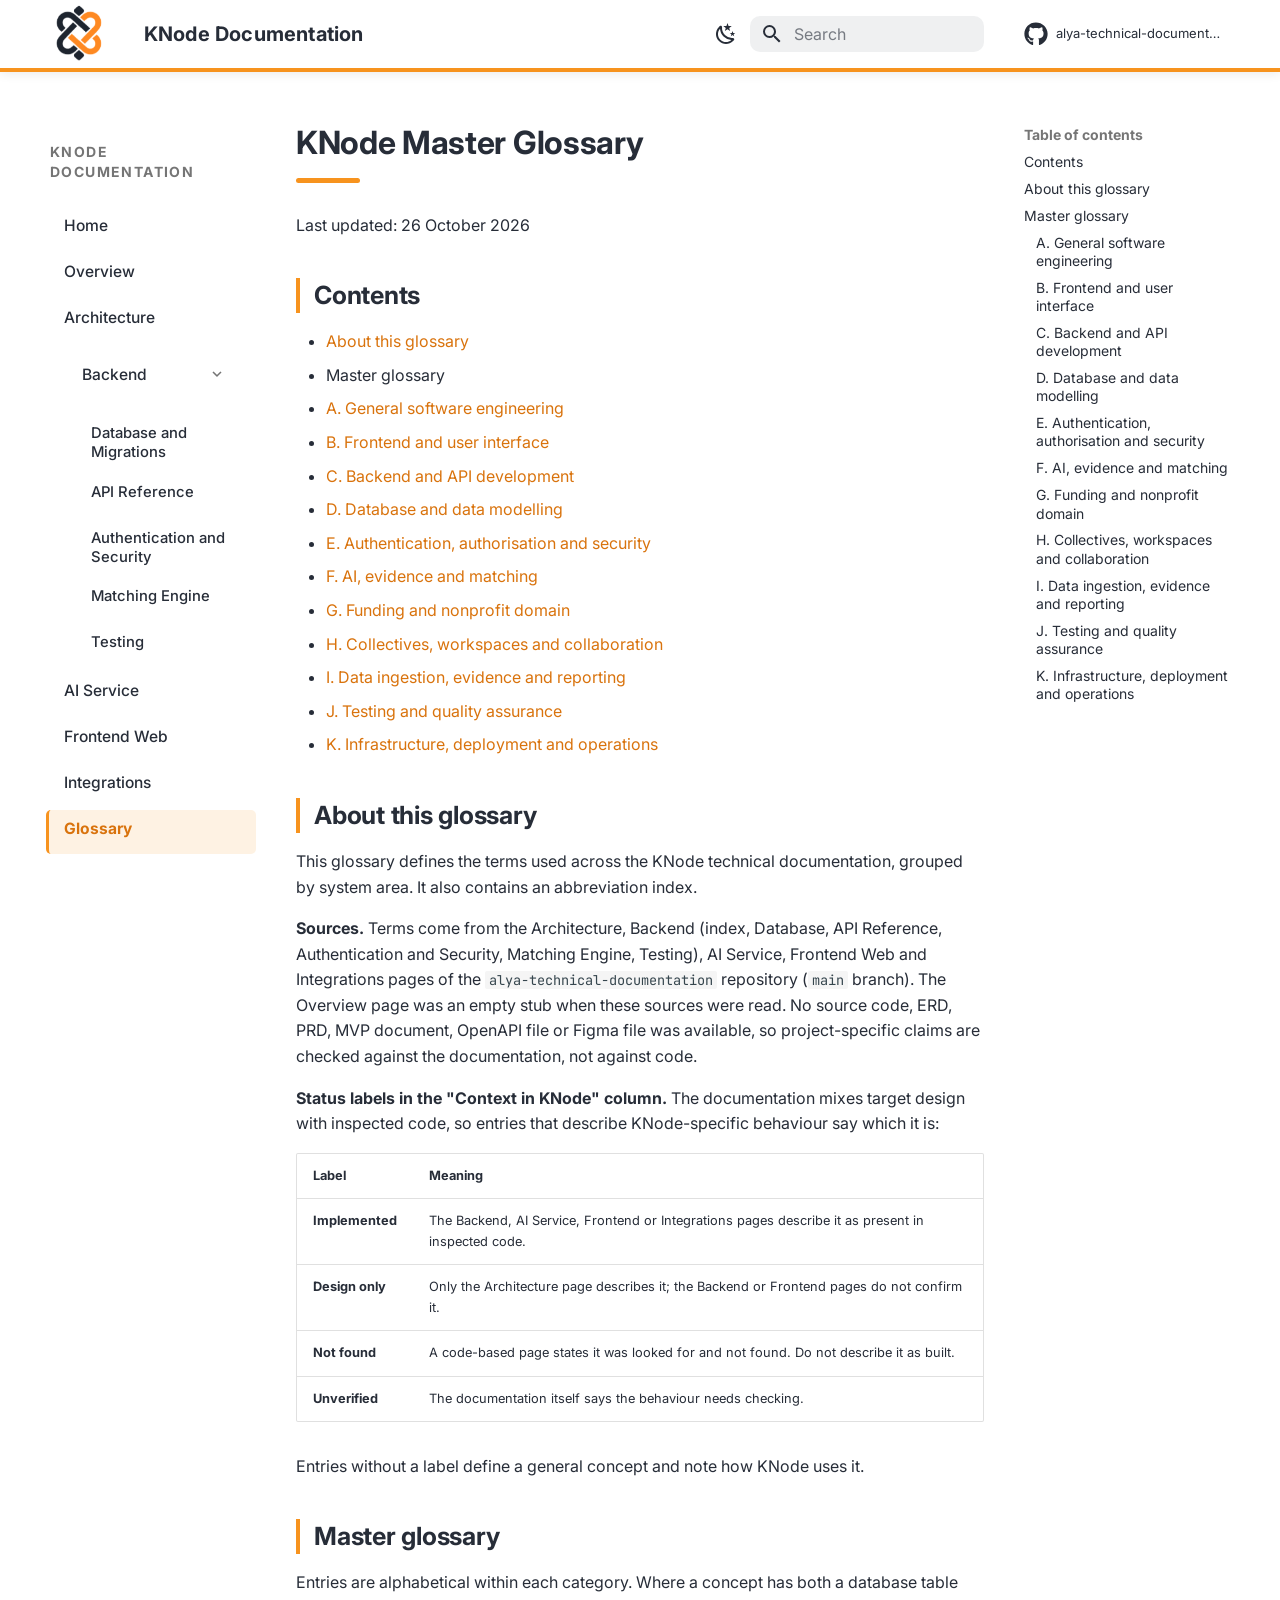
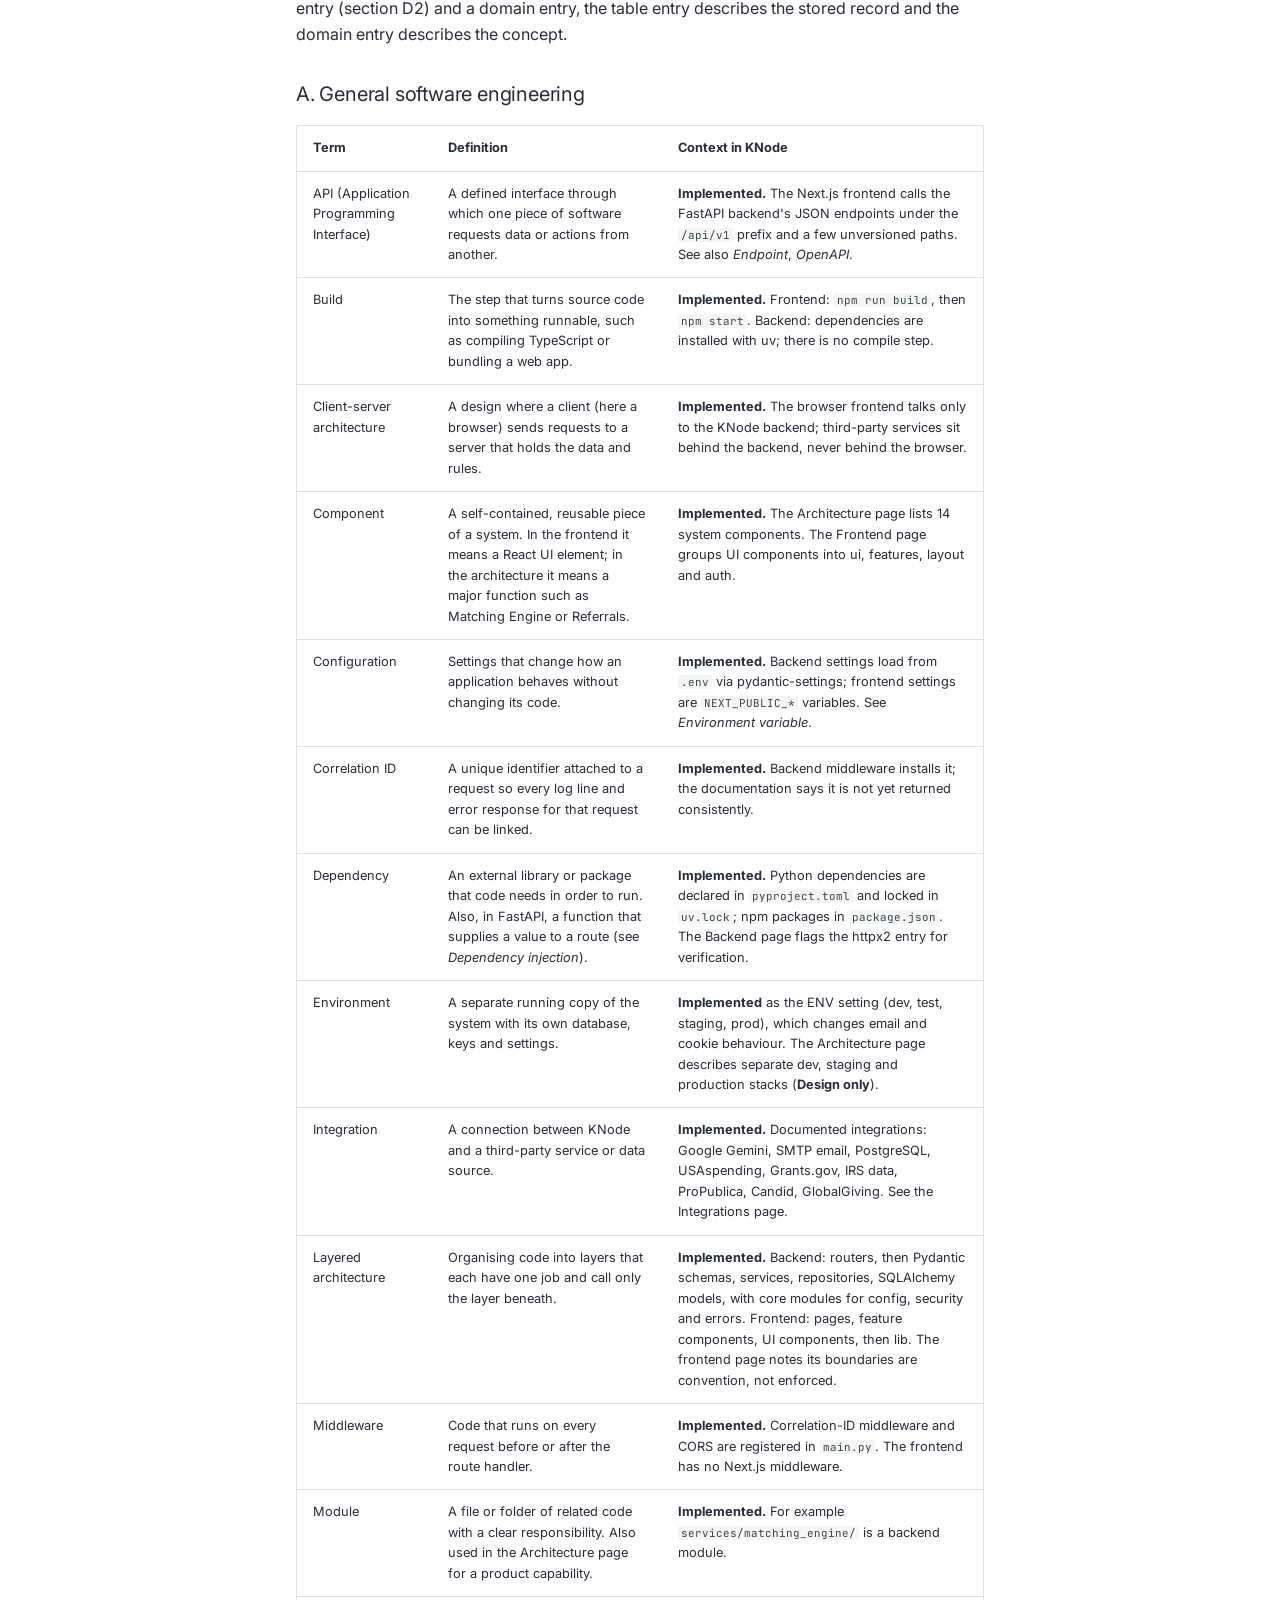
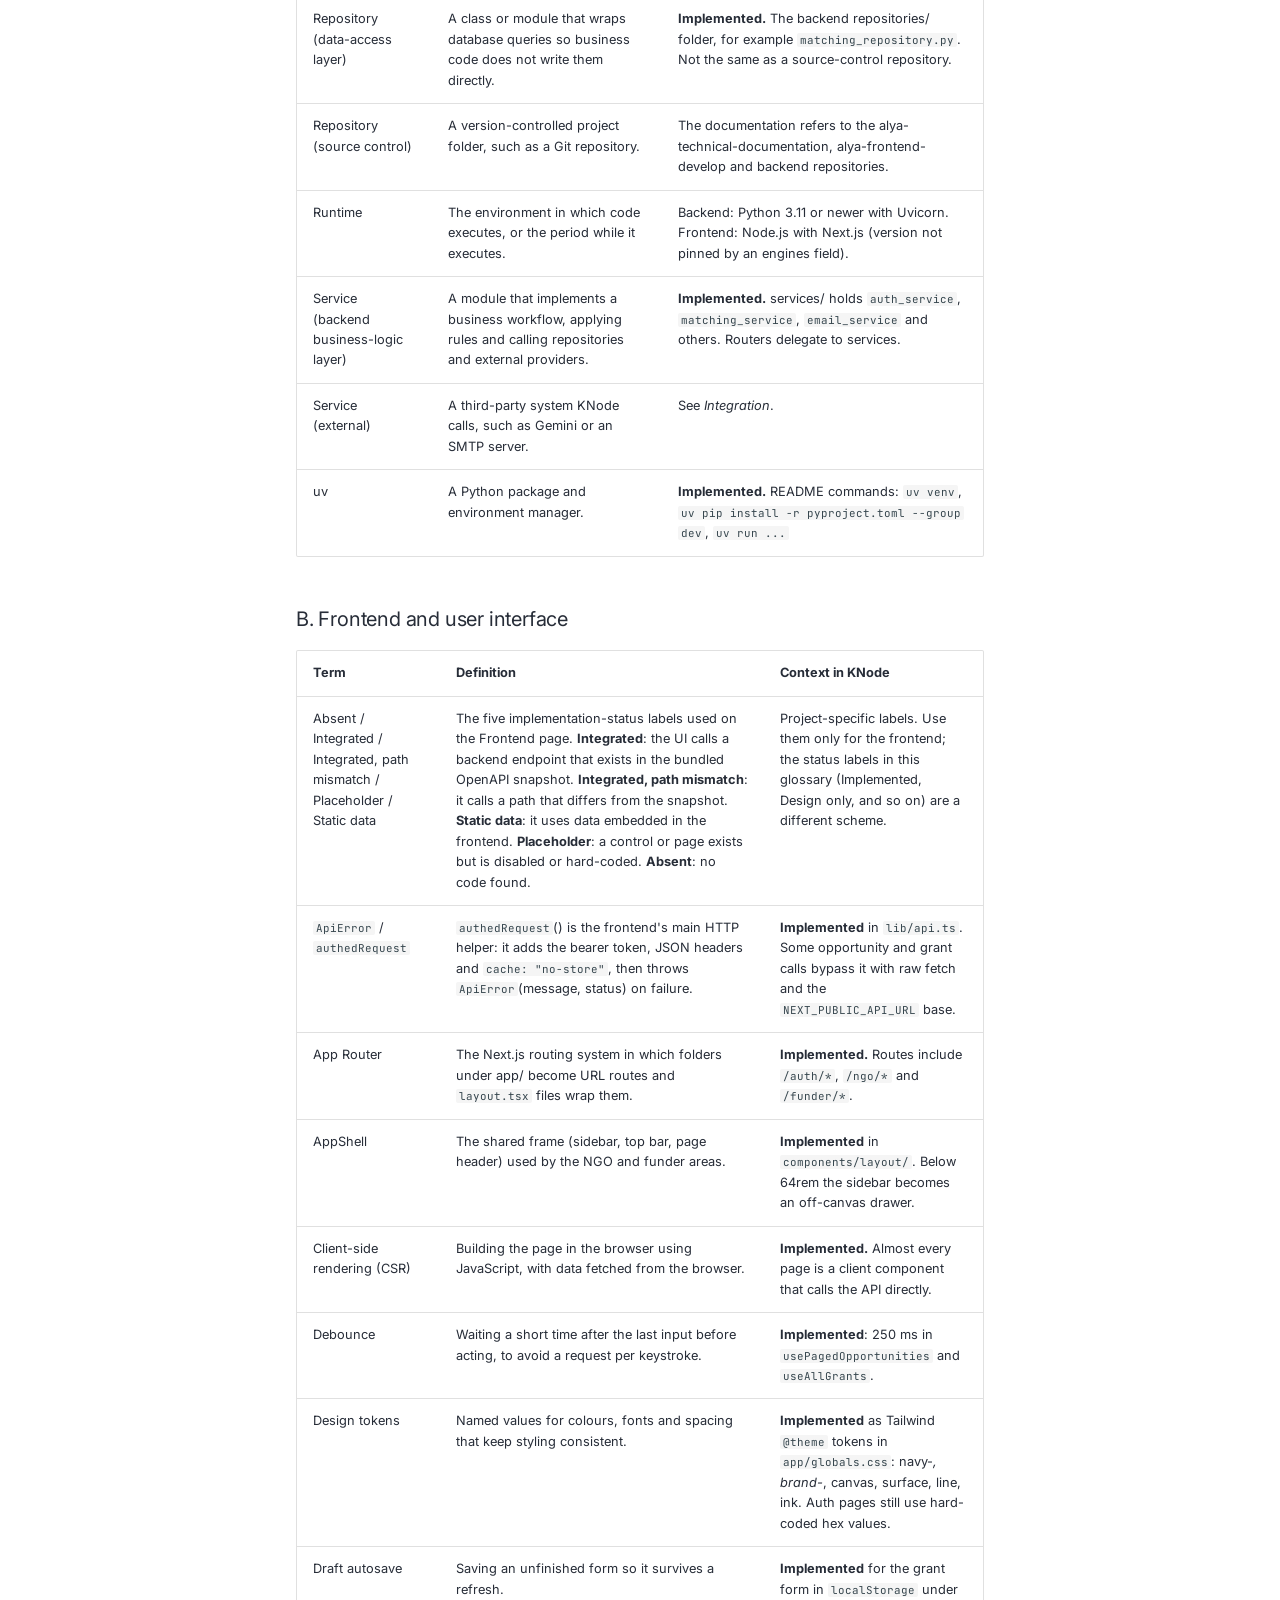
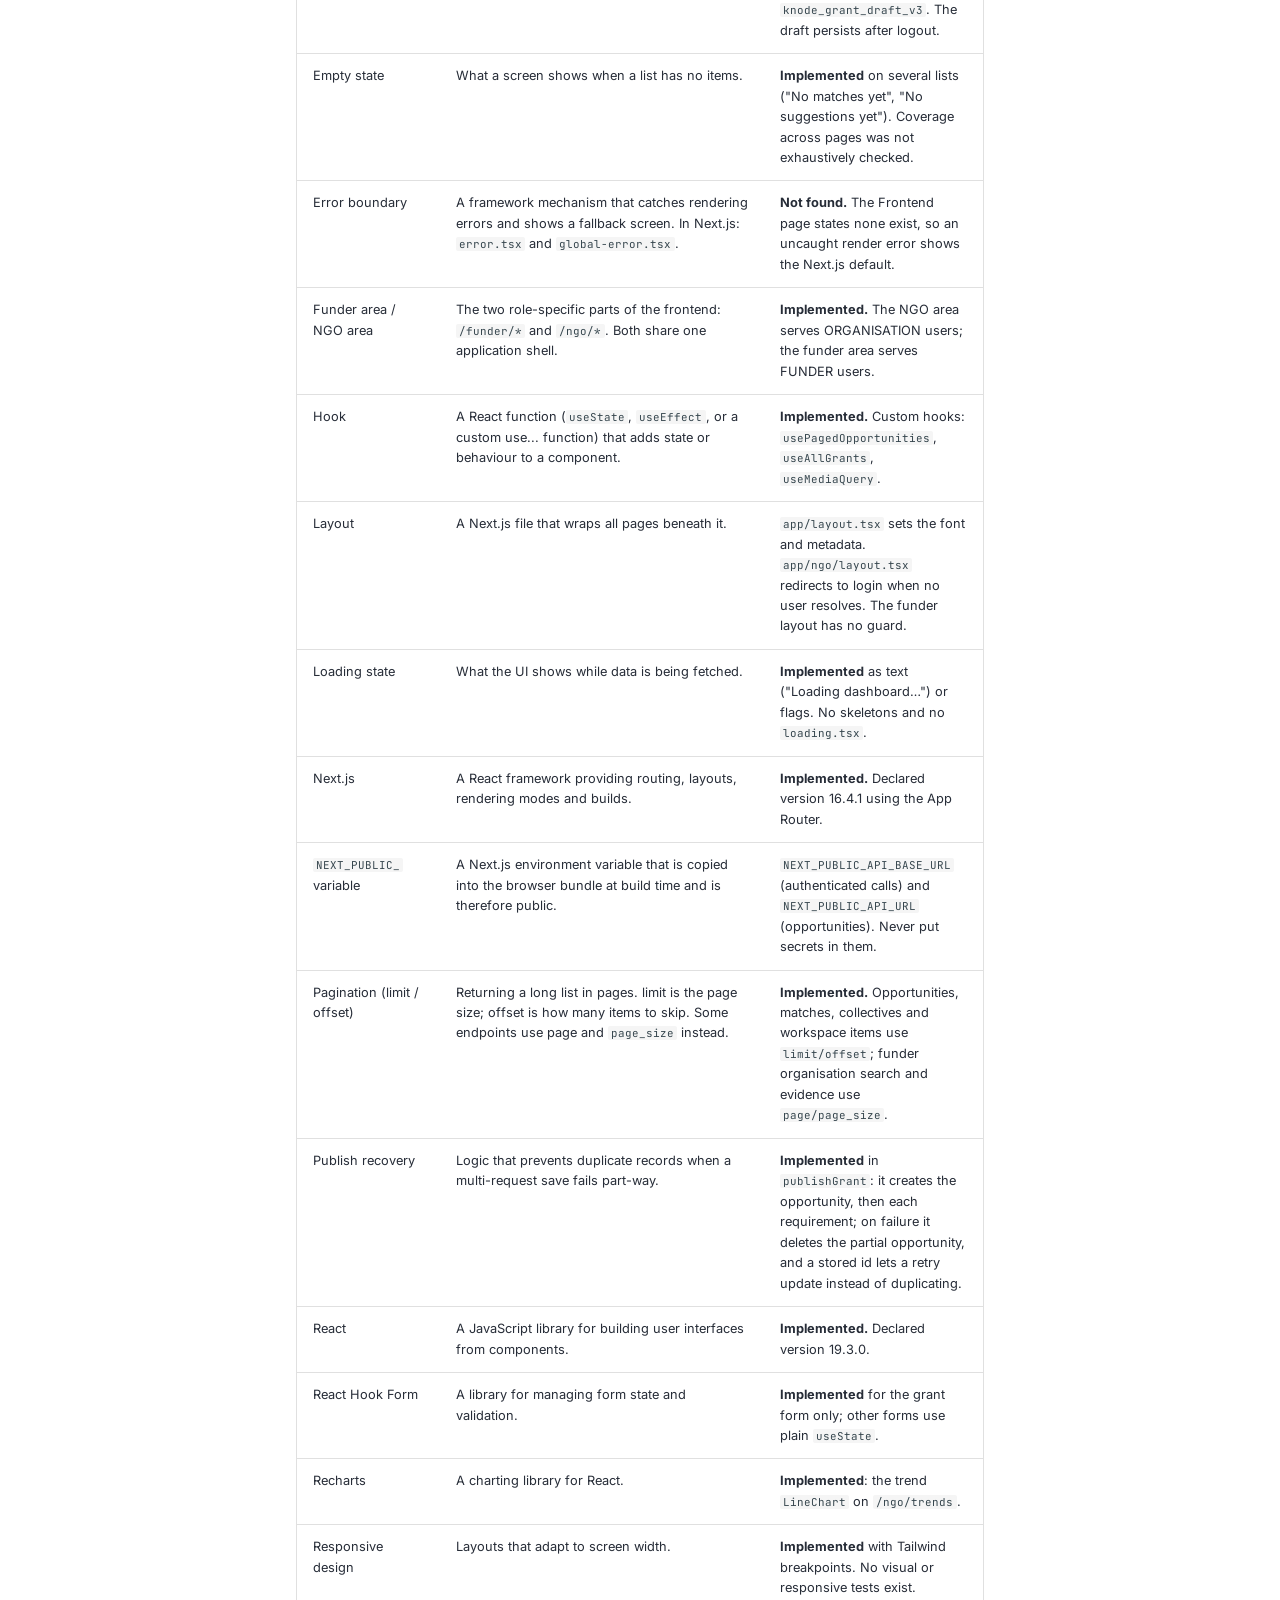
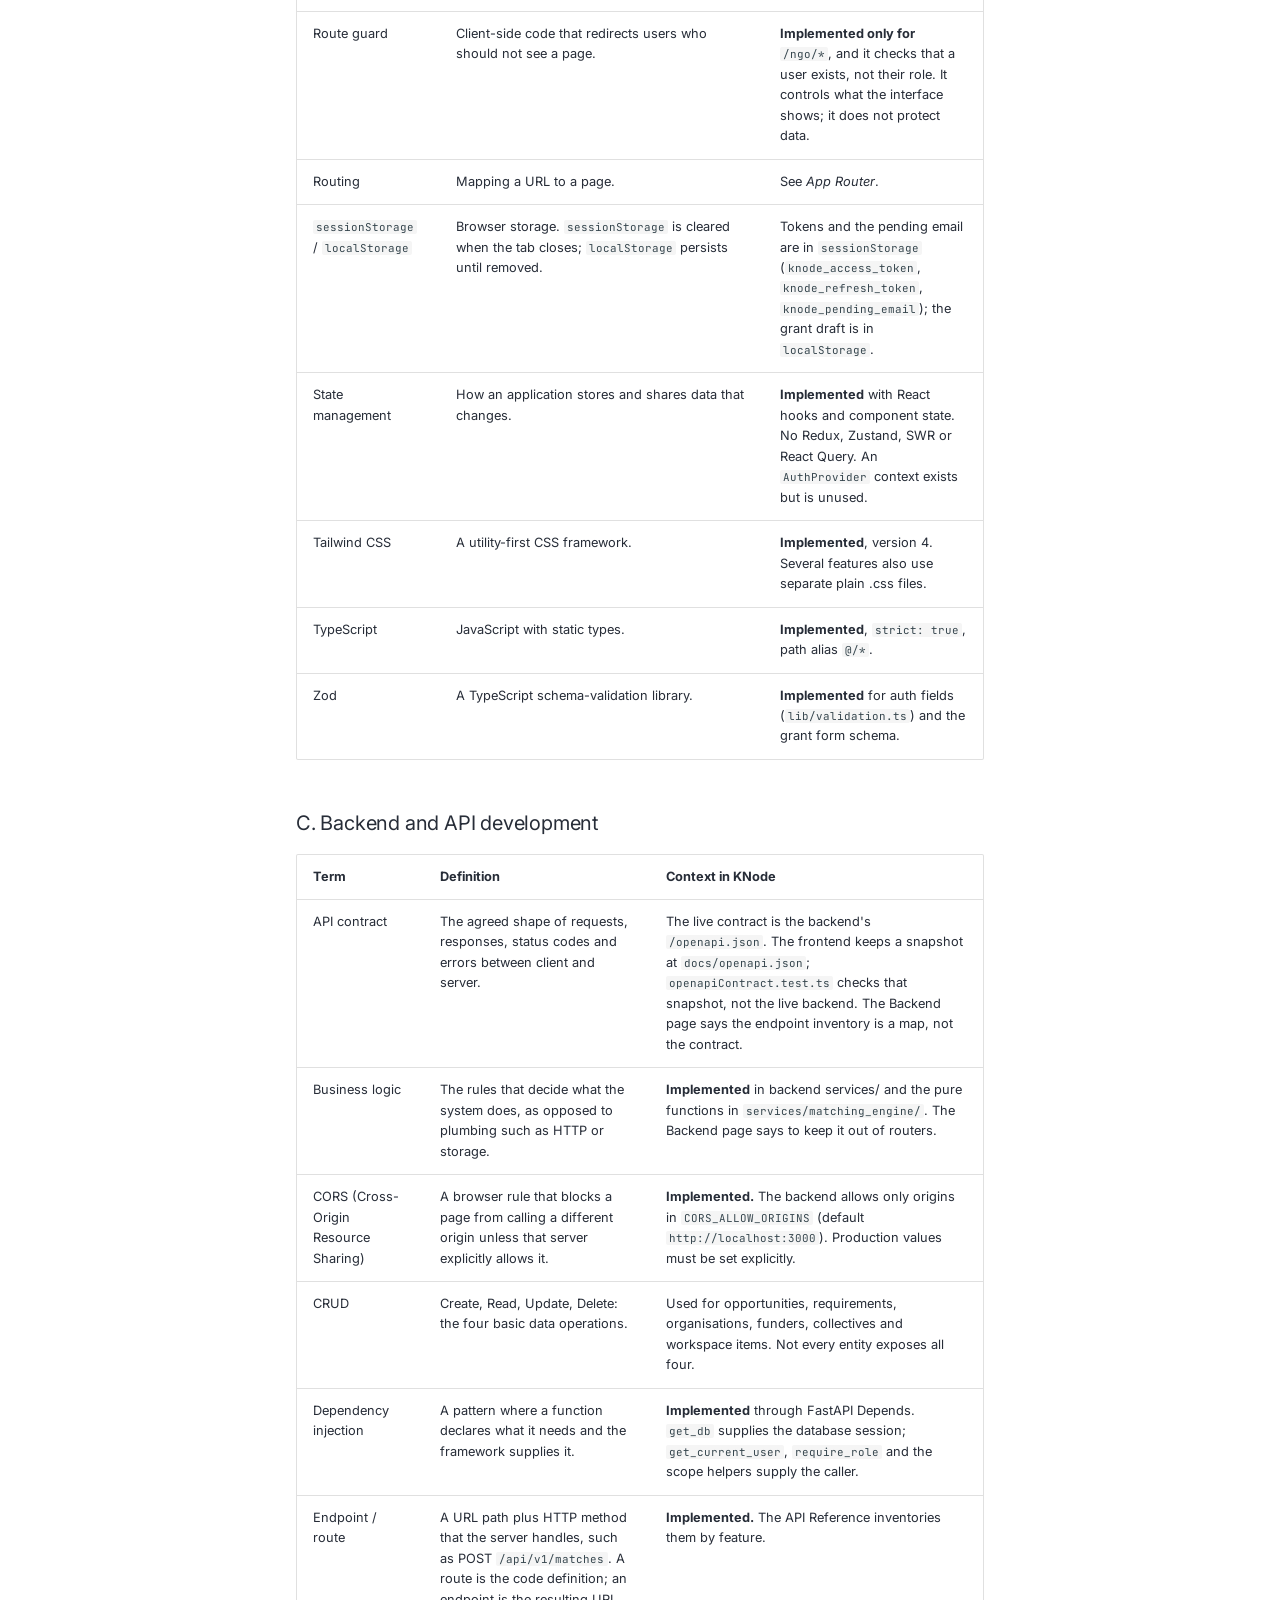
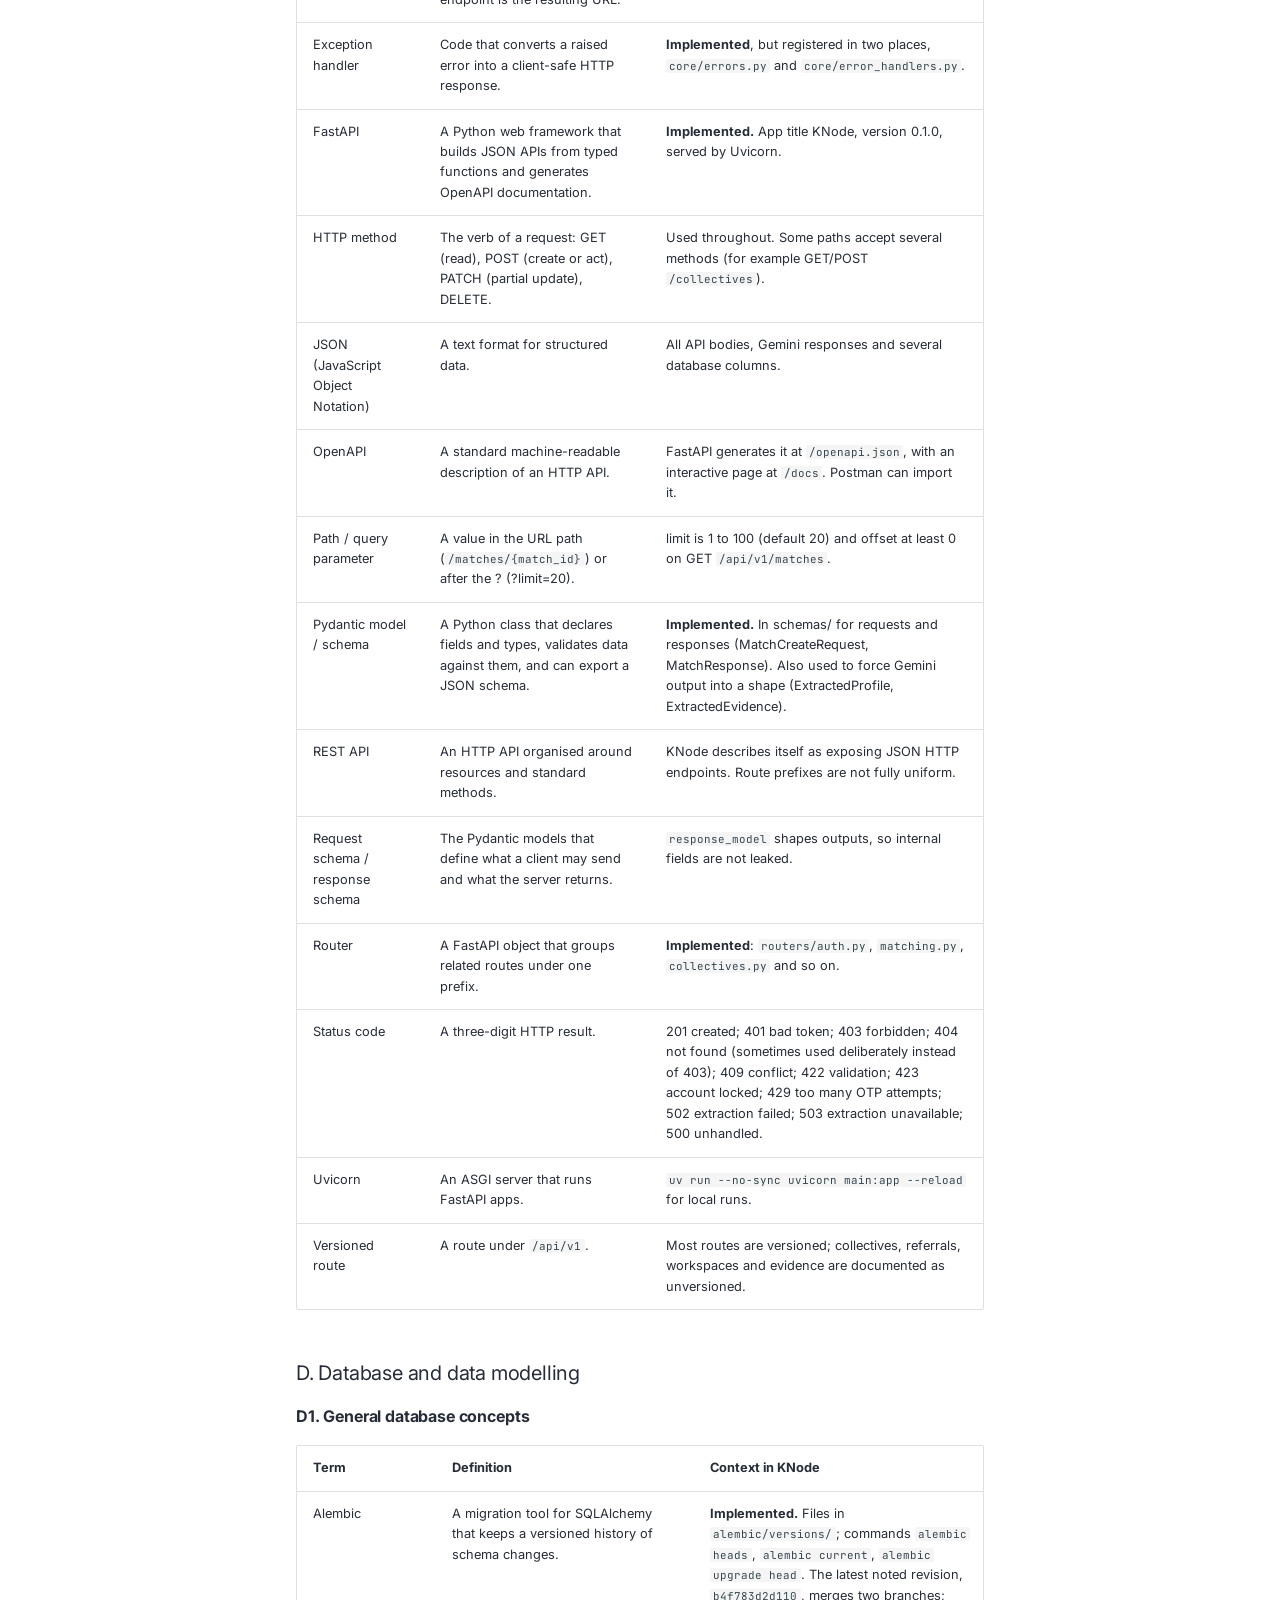
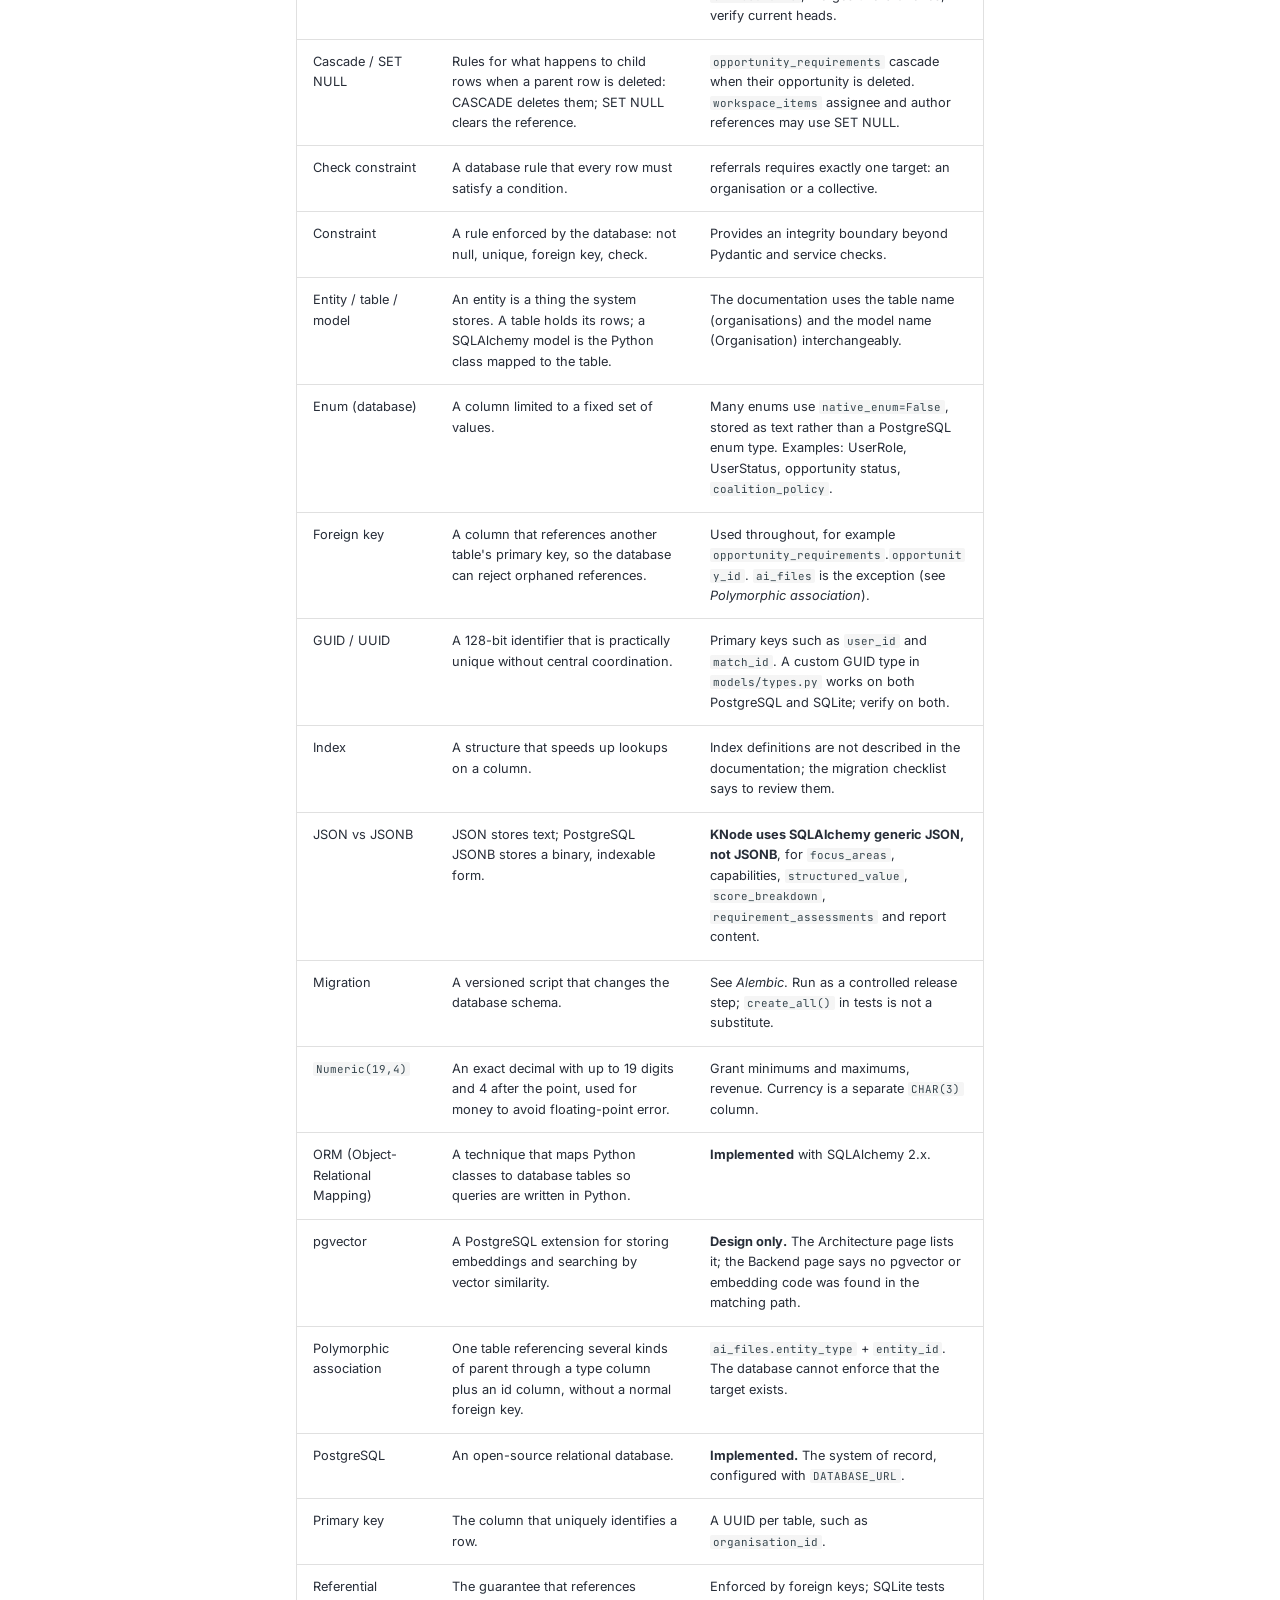
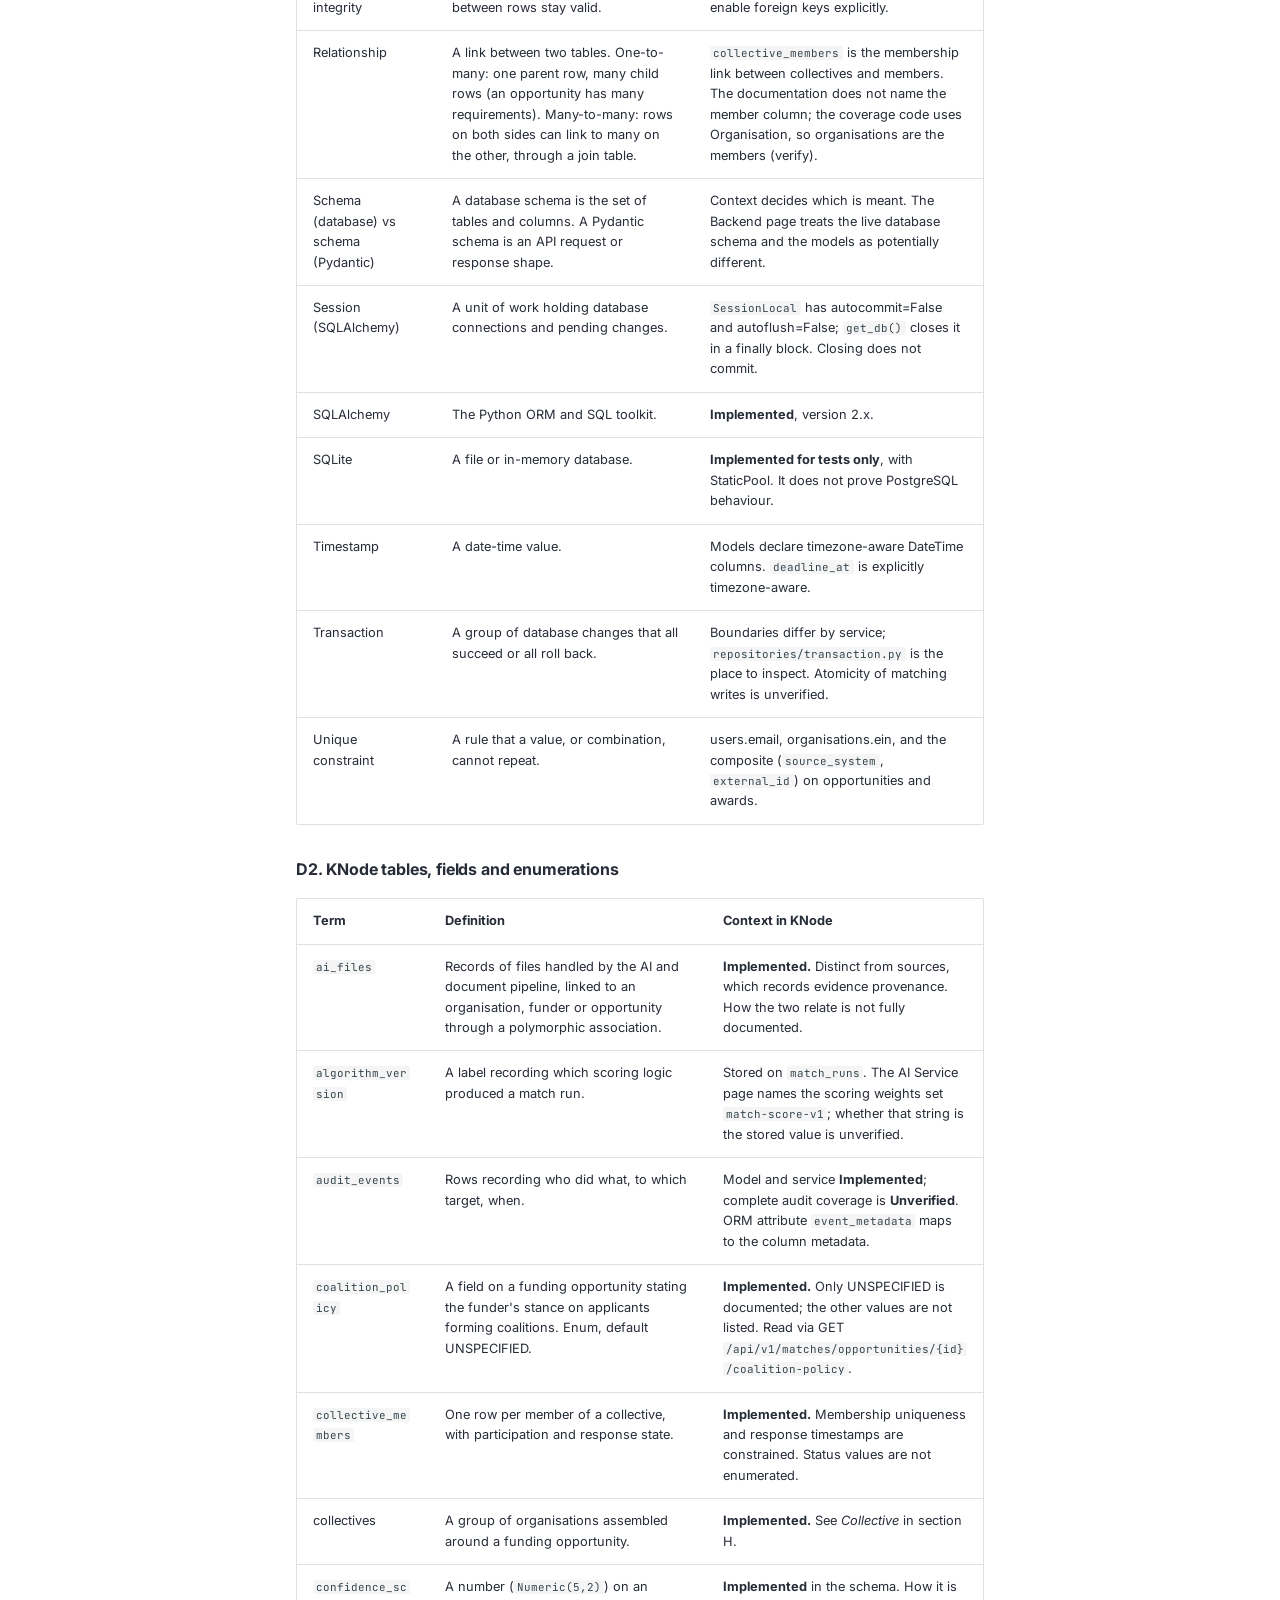
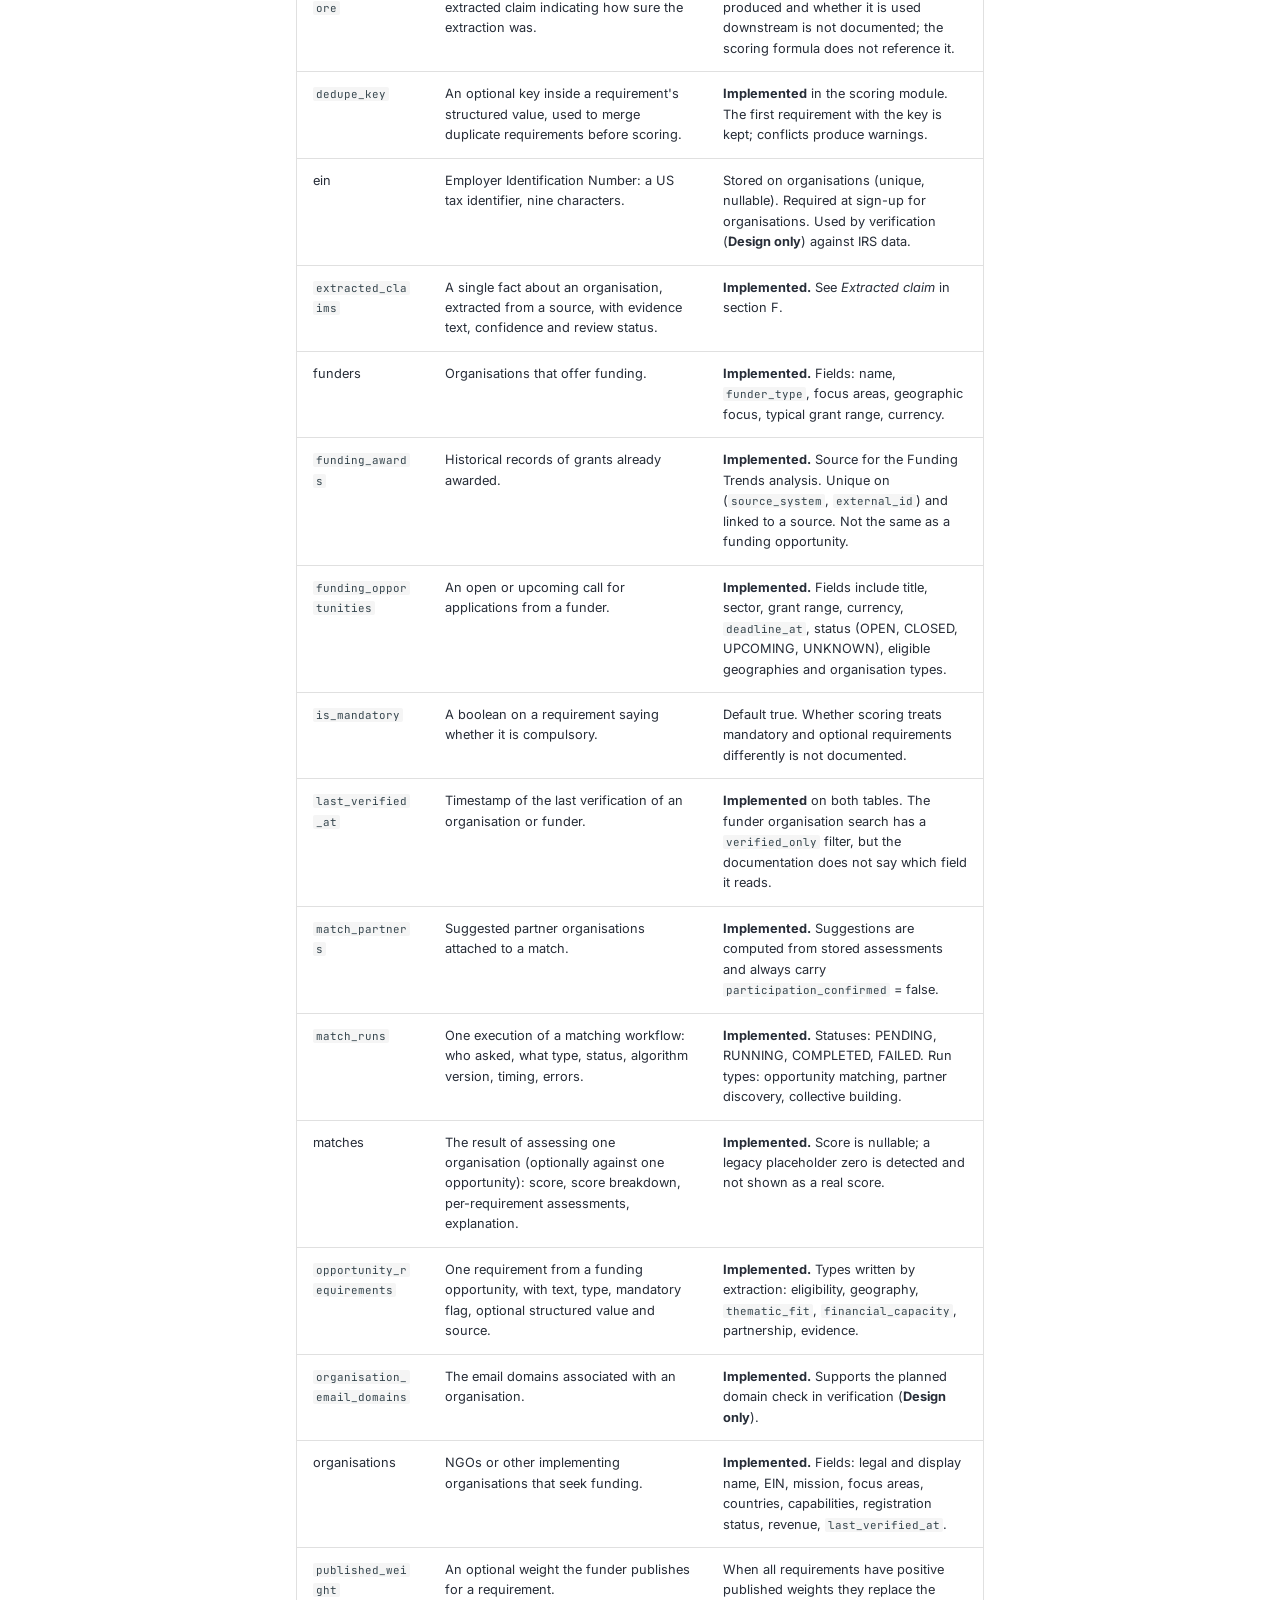
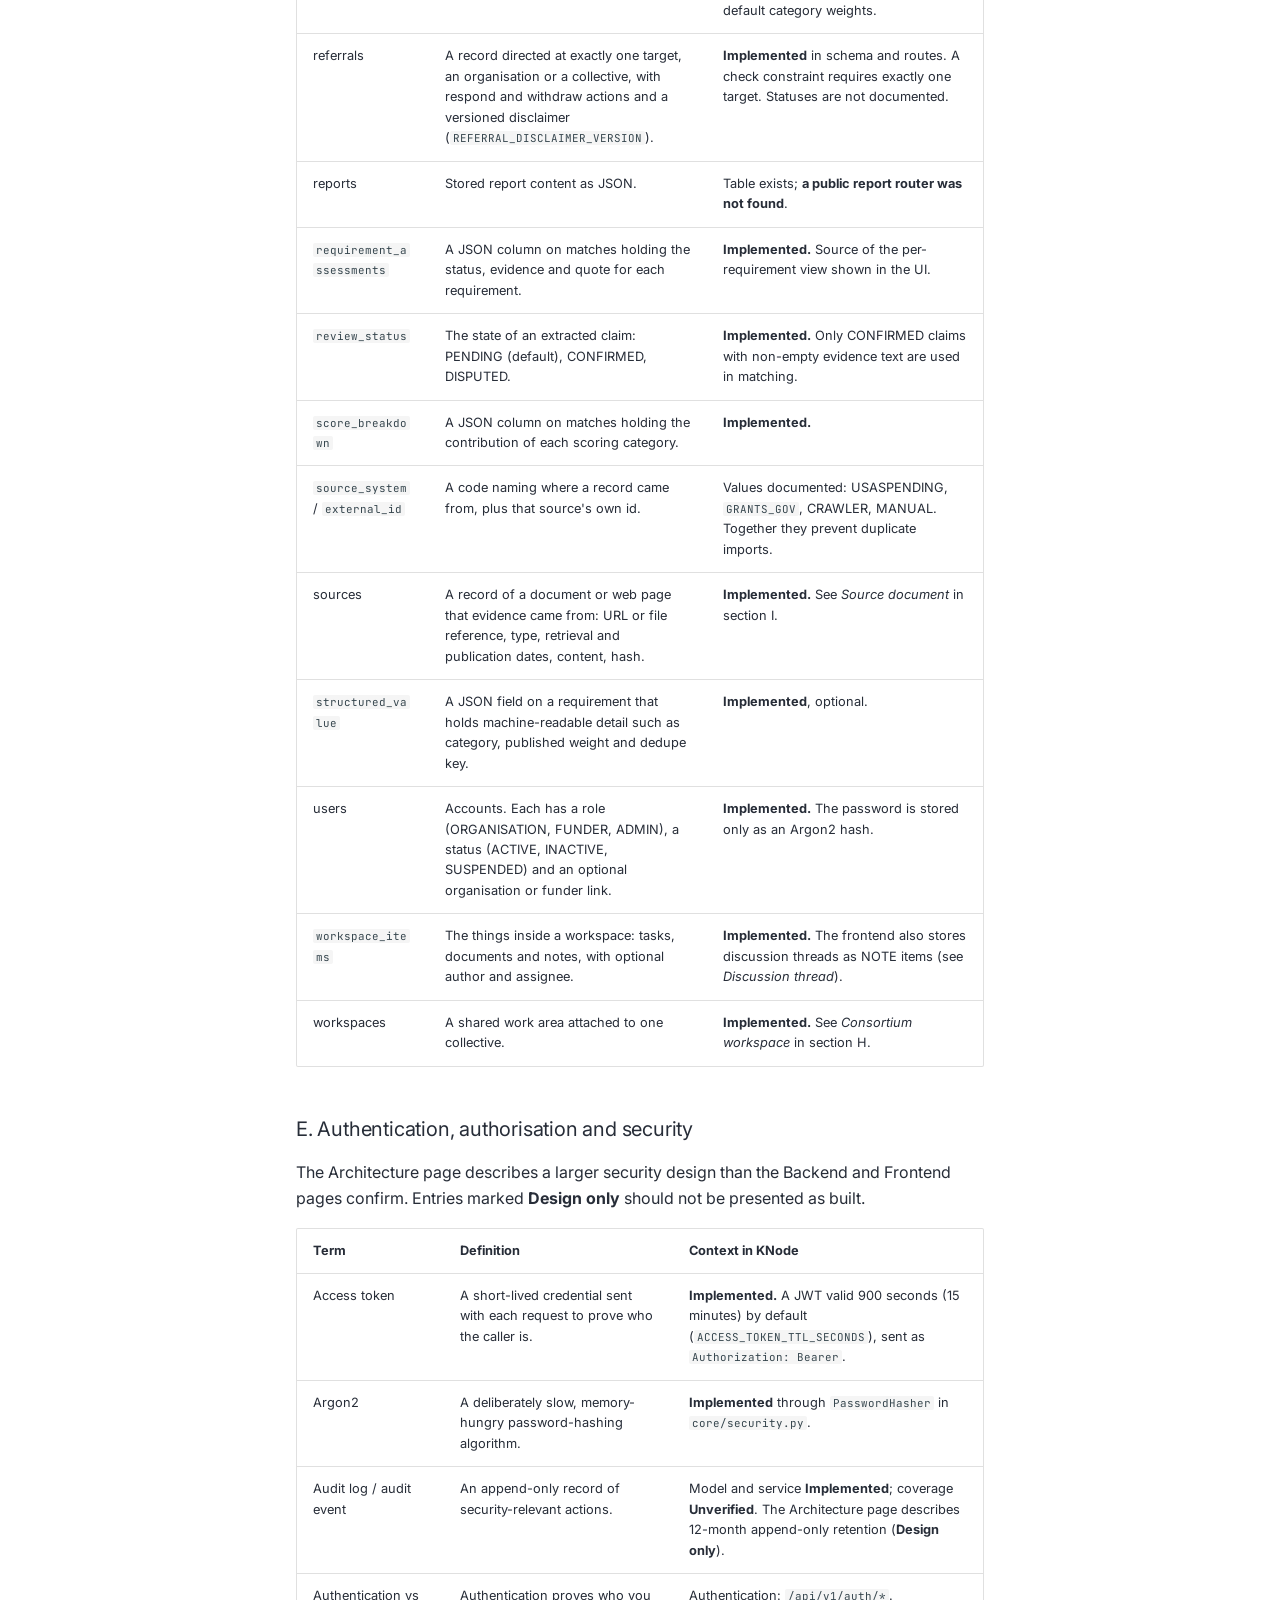
<file: glossary/index.html>
<!DOCTYPE html><html lang="en" class="no-js"><head>
    
      <meta charset="utf-8">
      <meta name="viewport" content="width=device-width,initial-scale=1">
      
        <meta name="description" content="Technical documentation for KNode, an evidence-based matchmaking platform connecting African NGOs, collectives and funders.">
      
      
      
        <link rel="canonical" href="https://akirachix.github.io/alya-technical-documentation/glossary/">
      
      
        <link rel="prev" href="../integrations/">
      
      
      
        
      
      
      <link rel="icon" href="../assets/brand/knode-logo-light.png">
      <meta name="generator" content="mkdocs-1.6.1, mkdocs-material-9.7.7">
    
    
      
        <title>Glossary - KNode Documentation</title>
      
    
    
      <link rel="stylesheet" href="../assets/stylesheets/main.ec1eaa64.min.css">
      
        
        <link rel="stylesheet" href="../assets/stylesheets/palette.ab4e12ef.min.css">
      
      


    
    
      
    
    
      
        
        
        <link rel="preconnect" href="https://fonts.gstatic.com" crossorigin="">
        <link rel="stylesheet" href="https://fonts.googleapis.com/css?family=Inter:300,300i,400,400i,700,700i%7CJetBrains+Mono:400,400i,700,700i&amp;display=fallback">
        <style>:root{--md-text-font:"Inter";--md-code-font:"JetBrains Mono"}</style>
      
    
    
      <link rel="stylesheet" href="../stylesheets/extra.css">
    
    <script>__md_scope=new URL("..",location),__md_hash=e=>[...e].reduce(((e,_)=>(e<<5)-e+_.charCodeAt(0)),0),__md_get=(e,_=localStorage,t=__md_scope)=>JSON.parse(_.getItem(t.pathname+"."+e)),__md_set=(e,_,t=localStorage,a=__md_scope)=>{try{t.setItem(a.pathname+"."+e,JSON.stringify(_))}catch(e){}}</script>
    
      

    
    
  <link href="../assets/stylesheets/glightbox.min.css" rel="stylesheet"><script src="../assets/javascripts/glightbox.min.js"></script><style id="glightbox-style">
            html.glightbox-open { overflow: initial; height: 100%; }
            .gslide-title { margin-top: 0px; user-select: text; }
            .gslide-desc { color: #666; user-select: text; }
            .gslide-image img { background: white; }
            .gscrollbar-fixer { padding-right: 15px; }
            .gdesc-inner { font-size: 0.75rem; }
            body[data-md-color-scheme="slate"] .gdesc-inner { background: var(--md-default-bg-color); }
            body[data-md-color-scheme="slate"] .gslide-title { color: var(--md-default-fg-color); }
            body[data-md-color-scheme="slate"] .gslide-desc { color: var(--md-default-fg-color); }
        </style></head>
  
  
    
    
      
    
    
    
    
    <body dir="ltr" data-md-color-scheme="default" data-md-color-primary="custom" data-md-color-accent="custom">
  
    
    <input class="md-toggle" data-md-toggle="drawer" type="checkbox" id="__drawer" autocomplete="off">
    <input class="md-toggle" data-md-toggle="search" type="checkbox" id="__search" autocomplete="off">
    <label class="md-overlay" for="__drawer"></label>
    <div data-md-component="skip">
      
        
        <a href="#knode-master-glossary" class="md-skip">
          Skip to content
        </a>
      
    </div>
    <div data-md-component="announce">
      
    </div>
    
    
      

  

<header class="md-header md-header--shadow" data-md-component="header">
  <nav class="md-header__inner md-grid" aria-label="Header">
    <a href=".." title="KNode Documentation" class="md-header__button md-logo" aria-label="KNode Documentation" data-md-component="logo">
      
  <img src="../assets/brand/knode-logo-light.png" alt="logo">

    </a>
    <label class="md-header__button md-icon" for="__drawer">
      
      <svg xmlns="http://www.w3.org/2000/svg" viewBox="0 0 24 24"><path d="M3 6h18v2H3zm0 5h18v2H3zm0 5h18v2H3z"></path></svg>
    </label>
    <div class="md-header__title" data-md-component="header-title">
      <div class="md-header__ellipsis">
        <div class="md-header__topic">
          <span class="md-ellipsis">
            KNode Documentation
          </span>
        </div>
        <div class="md-header__topic" data-md-component="header-topic">
          <span class="md-ellipsis">
            
              Glossary
            
          </span>
        </div>
      </div>
    </div>
    
      
        <form class="md-header__option" data-md-component="palette">
  
    
    
    
    <input class="md-option" data-md-color-media="" data-md-color-scheme="default" data-md-color-primary="custom" data-md-color-accent="custom" aria-label="Switch to dark mode" type="radio" name="__palette" id="__palette_0">
    
      <label class="md-header__button md-icon" title="Switch to dark mode" for="__palette_1" hidden="">
        <svg xmlns="http://www.w3.org/2000/svg" viewBox="0 0 24 24"><path d="m17.75 4.09-2.53 1.94.91 3.06-2.63-1.81-2.63 1.81.91-3.06-2.53-1.94L12.44 4l1.06-3 1.06 3zm3.5 6.91-1.64 1.25.59 1.98-1.7-1.17-1.7 1.17.59-1.98L15.75 11l2.06-.05L18.5 9l.69 1.95zm-2.28 4.95c.83-.08 1.72 1.1 1.19 1.85-.32.45-.66.87-1.08 1.27C15.17 23 8.84 23 4.94 19.07c-3.91-3.9-3.91-10.24 0-14.14.4-.4.82-.76 1.27-1.08.75-.53 1.93.36 1.85 1.19-.27 2.86.69 5.83 2.89 8.02a9.96 9.96 0 0 0 8.02 2.89m-1.64 2.02a12.08 12.08 0 0 1-7.8-3.47c-2.17-2.19-3.33-5-3.49-7.82-2.81 3.14-2.7 7.96.31 10.98 3.02 3.01 7.84 3.12 10.98.31"></path></svg>
      </label>
    
  
    
    
    
    <input class="md-option" data-md-color-media="" data-md-color-scheme="slate" data-md-color-primary="custom" data-md-color-accent="custom" aria-label="Switch to light mode" type="radio" name="__palette" id="__palette_1">
    
      <label class="md-header__button md-icon" title="Switch to light mode" for="__palette_0" hidden="">
        <svg xmlns="http://www.w3.org/2000/svg" viewBox="0 0 24 24"><path d="M12 7a5 5 0 0 1 5 5 5 5 0 0 1-5 5 5 5 0 0 1-5-5 5 5 0 0 1 5-5m0 2a3 3 0 0 0-3 3 3 3 0 0 0 3 3 3 3 0 0 0 3-3 3 3 0 0 0-3-3m0-7 2.39 3.42C13.65 5.15 12.84 5 12 5s-1.65.15-2.39.42zM3.34 7l4.16-.35A7.2 7.2 0 0 0 5.94 8.5c-.44.74-.69 1.5-.83 2.29zm.02 10 1.76-3.77a7.131 7.131 0 0 0 2.38 4.14zM20.65 7l-1.77 3.79a7.02 7.02 0 0 0-2.38-4.15zm-.01 10-4.14.36c.59-.51 1.12-1.14 1.54-1.86.42-.73.69-1.5.83-2.29zM12 22l-2.41-3.44c.74.27 1.55.44 2.41.44.82 0 1.63-.17 2.37-.44z"></path></svg>
      </label>
    
  
</form>
      
    
    
      <script>var palette=__md_get("__palette");if(palette&&palette.color){if("(prefers-color-scheme)"===palette.color.media){var media=matchMedia("(prefers-color-scheme: light)"),input=document.querySelector(media.matches?"[data-md-color-media='(prefers-color-scheme: light)']":"[data-md-color-media='(prefers-color-scheme: dark)']");palette.color.media=input.getAttribute("data-md-color-media"),palette.color.scheme=input.getAttribute("data-md-color-scheme"),palette.color.primary=input.getAttribute("data-md-color-primary"),palette.color.accent=input.getAttribute("data-md-color-accent")}for(var[key,value]of Object.entries(palette.color))document.body.setAttribute("data-md-color-"+key,value)}</script>
    
    
    
      
      
        <label class="md-header__button md-icon" for="__search">
          
          <svg xmlns="http://www.w3.org/2000/svg" viewBox="0 0 24 24"><path d="M9.5 3A6.5 6.5 0 0 1 16 9.5c0 1.61-.59 3.09-1.56 4.23l.27.27h.79l5 5-1.5 1.5-5-5v-.79l-.27-.27A6.52 6.52 0 0 1 9.5 16 6.5 6.5 0 0 1 3 9.5 6.5 6.5 0 0 1 9.5 3m0 2C7 5 5 7 5 9.5S7 14 9.5 14 14 12 14 9.5 12 5 9.5 5"></path></svg>
        </label>
        <div class="md-search" data-md-component="search" role="dialog">
  <label class="md-search__overlay" for="__search"></label>
  <div class="md-search__inner" role="search">
    <form class="md-search__form" name="search">
      <input type="text" class="md-search__input" name="query" aria-label="Search" placeholder="Search" autocapitalize="off" autocorrect="off" autocomplete="off" spellcheck="false" data-md-component="search-query" required="">
      <label class="md-search__icon md-icon" for="__search">
        
        <svg xmlns="http://www.w3.org/2000/svg" viewBox="0 0 24 24"><path d="M9.5 3A6.5 6.5 0 0 1 16 9.5c0 1.61-.59 3.09-1.56 4.23l.27.27h.79l5 5-1.5 1.5-5-5v-.79l-.27-.27A6.52 6.52 0 0 1 9.5 16 6.5 6.5 0 0 1 3 9.5 6.5 6.5 0 0 1 9.5 3m0 2C7 5 5 7 5 9.5S7 14 9.5 14 14 12 14 9.5 12 5 9.5 5"></path></svg>
        
        <svg xmlns="http://www.w3.org/2000/svg" viewBox="0 0 24 24"><path d="M20 11v2H8l5.5 5.5-1.42 1.42L4.16 12l7.92-7.92L13.5 5.5 8 11z"></path></svg>
      </label>
      <nav class="md-search__options" aria-label="Search">
        
        <button type="reset" class="md-search__icon md-icon" title="Clear" aria-label="Clear" tabindex="-1">
          
          <svg xmlns="http://www.w3.org/2000/svg" viewBox="0 0 24 24"><path d="M19 6.41 17.59 5 12 10.59 6.41 5 5 6.41 10.59 12 5 17.59 6.41 19 12 13.41 17.59 19 19 17.59 13.41 12z"></path></svg>
        </button>
      </nav>
      
        <div class="md-search__suggest" data-md-component="search-suggest"></div>
      
    </form>
    <div class="md-search__output">
      <div class="md-search__scrollwrap" tabindex="0" data-md-scrollfix="">
        <div class="md-search-result" data-md-component="search-result">
          <div class="md-search-result__meta">
            Initializing search
          </div>
          <ol class="md-search-result__list" role="presentation"></ol>
        </div>
      </div>
    </div>
  </div>
</div>
      
    
    
      <div class="md-header__source">
        <a href="https://github.com/akirachix/alya-technical-documentation" title="Go to repository" class="md-source" data-md-component="source">
  <div class="md-source__icon md-icon">
    
    <svg xmlns="http://www.w3.org/2000/svg" viewBox="0 0 512 512"><!--! Font Awesome Free 7.1.0 by @fontawesome - https://fontawesome.com License - https://fontawesome.com/license/free (Icons: CC BY 4.0, Fonts: SIL OFL 1.1, Code: MIT License) Copyright 2025 Fonticons, Inc.--><path d="M173.9 397.4c0 2-2.3 3.6-5.2 3.6-3.3.3-5.6-1.3-5.6-3.6 0-2 2.3-3.6 5.2-3.6 3-.3 5.6 1.3 5.6 3.6m-31.1-4.5c-.7 2 1.3 4.3 4.3 4.9 2.6 1 5.6 0 6.2-2s-1.3-4.3-4.3-5.2c-2.6-.7-5.5.3-6.2 2.3m44.2-1.7c-2.9.7-4.9 2.6-4.6 4.9.3 2 2.9 3.3 5.9 2.6 2.9-.7 4.9-2.6 4.6-4.6-.3-1.9-3-3.2-5.9-2.9M252.8 8C114.1 8 8 113.3 8 252c0 110.9 69.8 205.8 169.5 239.2 12.8 2.3 17.3-5.6 17.3-12.1 0-6.2-.3-40.4-.3-61.4 0 0-70 15-84.7-29.8 0 0-11.4-29.1-27.8-36.6 0 0-22.9-15.7 1.6-15.4 0 0 24.9 2 38.6 25.8 21.9 38.6 58.6 27.5 72.9 20.9 2.3-16 8.8-27.1 16-33.7-55.9-6.2-112.3-14.3-112.3-110.5 0-27.5 7.6-41.3 23.6-58.9-2.6-6.5-11.1-33.3 2.6-67.9 20.9-6.5 69 27 69 27 20-5.6 41.5-8.5 62.8-8.5s42.8 2.9 62.8 8.5c0 0 48.1-33.6 69-27 13.7 34.7 5.2 61.4 2.6 67.9 16 17.7 25.8 31.5 25.8 58.9 0 96.5-58.9 104.2-114.8 110.5 9.2 7.9 17 22.9 17 46.4 0 33.7-.3 75.4-.3 83.6 0 6.5 4.6 14.4 17.3 12.1C436.2 457.8 504 362.9 504 252 504 113.3 391.5 8 252.8 8M105.2 352.9c-1.3 1-1 3.3.7 5.2 1.6 1.6 3.9 2.3 5.2 1 1.3-1 1-3.3-.7-5.2-1.6-1.6-3.9-2.3-5.2-1m-10.8-8.1c-.7 1.3.3 2.9 2.3 3.9 1.6 1 3.6.7 4.3-.7.7-1.3-.3-2.9-2.3-3.9-2-.6-3.6-.3-4.3.7m32.4 35.6c-1.6 1.3-1 4.3 1.3 6.2 2.3 2.3 5.2 2.6 6.5 1 1.3-1.3.7-4.3-1.3-6.2-2.2-2.3-5.2-2.6-6.5-1m-11.4-14.7c-1.6 1-1.6 3.6 0 5.9s4.3 3.3 5.6 2.3c1.6-1.3 1.6-3.9 0-6.2-1.4-2.3-4-3.3-5.6-2"></path></svg>
  </div>
  <div class="md-source__repository">
    alya-technical-documentation
  </div>
</a>
      </div>
    
  </nav>
  
</header>
    
    <div class="md-container" data-md-component="container">
      
      
        
          
        
      
      <main class="md-main" data-md-component="main">
        <div class="md-main__inner md-grid">
          
            
              
              <div class="md-sidebar md-sidebar--primary" data-md-component="sidebar" data-md-type="navigation">
                <div class="md-sidebar__scrollwrap">
                  <div class="md-sidebar__inner">
                    



<nav class="md-nav md-nav--primary" aria-label="Navigation" data-md-level="0">
  <label class="md-nav__title" for="__drawer">
    <a href=".." title="KNode Documentation" class="md-nav__button md-logo" aria-label="KNode Documentation" data-md-component="logo">
      
  <img src="../assets/brand/knode-logo-light.png" alt="logo">

    </a>
    KNode Documentation
  </label>
  
    <div class="md-nav__source">
      <a href="https://github.com/akirachix/alya-technical-documentation" title="Go to repository" class="md-source" data-md-component="source">
  <div class="md-source__icon md-icon">
    
    <svg xmlns="http://www.w3.org/2000/svg" viewBox="0 0 512 512"><!--! Font Awesome Free 7.1.0 by @fontawesome - https://fontawesome.com License - https://fontawesome.com/license/free (Icons: CC BY 4.0, Fonts: SIL OFL 1.1, Code: MIT License) Copyright 2025 Fonticons, Inc.--><path d="M173.9 397.4c0 2-2.3 3.6-5.2 3.6-3.3.3-5.6-1.3-5.6-3.6 0-2 2.3-3.6 5.2-3.6 3-.3 5.6 1.3 5.6 3.6m-31.1-4.5c-.7 2 1.3 4.3 4.3 4.9 2.6 1 5.6 0 6.2-2s-1.3-4.3-4.3-5.2c-2.6-.7-5.5.3-6.2 2.3m44.2-1.7c-2.9.7-4.9 2.6-4.6 4.9.3 2 2.9 3.3 5.9 2.6 2.9-.7 4.9-2.6 4.6-4.6-.3-1.9-3-3.2-5.9-2.9M252.8 8C114.1 8 8 113.3 8 252c0 110.9 69.8 205.8 169.5 239.2 12.8 2.3 17.3-5.6 17.3-12.1 0-6.2-.3-40.4-.3-61.4 0 0-70 15-84.7-29.8 0 0-11.4-29.1-27.8-36.6 0 0-22.9-15.7 1.6-15.4 0 0 24.9 2 38.6 25.8 21.9 38.6 58.6 27.5 72.9 20.9 2.3-16 8.8-27.1 16-33.7-55.9-6.2-112.3-14.3-112.3-110.5 0-27.5 7.6-41.3 23.6-58.9-2.6-6.5-11.1-33.3 2.6-67.9 20.9-6.5 69 27 69 27 20-5.6 41.5-8.5 62.8-8.5s42.8 2.9 62.8 8.5c0 0 48.1-33.6 69-27 13.7 34.7 5.2 61.4 2.6 67.9 16 17.7 25.8 31.5 25.8 58.9 0 96.5-58.9 104.2-114.8 110.5 9.2 7.9 17 22.9 17 46.4 0 33.7-.3 75.4-.3 83.6 0 6.5 4.6 14.4 17.3 12.1C436.2 457.8 504 362.9 504 252 504 113.3 391.5 8 252.8 8M105.2 352.9c-1.3 1-1 3.3.7 5.2 1.6 1.6 3.9 2.3 5.2 1 1.3-1 1-3.3-.7-5.2-1.6-1.6-3.9-2.3-5.2-1m-10.8-8.1c-.7 1.3.3 2.9 2.3 3.9 1.6 1 3.6.7 4.3-.7.7-1.3-.3-2.9-2.3-3.9-2-.6-3.6-.3-4.3.7m32.4 35.6c-1.6 1.3-1 4.3 1.3 6.2 2.3 2.3 5.2 2.6 6.5 1 1.3-1.3.7-4.3-1.3-6.2-2.2-2.3-5.2-2.6-6.5-1m-11.4-14.7c-1.6 1-1.6 3.6 0 5.9s4.3 3.3 5.6 2.3c1.6-1.3 1.6-3.9 0-6.2-1.4-2.3-4-3.3-5.6-2"></path></svg>
  </div>
  <div class="md-source__repository">
    alya-technical-documentation
  </div>
</a>
    </div>
  
  <ul class="md-nav__list" data-md-scrollfix="">
    
      
      
  
  
  
  
    <li class="md-nav__item">
      <a href=".." class="md-nav__link">
        
  
  
  <span class="md-ellipsis">
    
  
    Home
  

    
  </span>
  
  

      </a>
    </li>
  

    
      
      
  
  
  
  
    <li class="md-nav__item">
      <a href="../overview/" class="md-nav__link">
        
  
  
  <span class="md-ellipsis">
    
  
    Overview
  

    
  </span>
  
  

      </a>
    </li>
  

    
      
      
  
  
  
  
    <li class="md-nav__item">
      <a href="../architecture/" class="md-nav__link">
        
  
  
  <span class="md-ellipsis">
    
  
    Architecture
  

    
  </span>
  
  

      </a>
    </li>
  

    
      
      
  
  
  
  
    
    
      
        
          
        
      
        
      
        
      
        
      
        
      
        
      
    
    
    
    
    <li class="md-nav__item md-nav__item--nested">
      
        
        
          
        
        <input class="md-nav__toggle md-toggle md-toggle--indeterminate" type="checkbox" id="__nav_4">
        
          
          <div class="md-nav__link md-nav__container">
            <a href="../backend/" class="md-nav__link ">
              
  
  
  <span class="md-ellipsis">
    
  
    Backend
  

    
  </span>
  
  

            </a>
            
              
              <label class="md-nav__link " for="__nav_4" id="__nav_4_label" tabindex="0">
                <span class="md-nav__icon md-icon"></span>
              </label>
            
          </div>
        
        <nav class="md-nav" data-md-level="1" aria-labelledby="__nav_4_label" aria-expanded="false">
          <label class="md-nav__title" for="__nav_4">
            <span class="md-nav__icon md-icon"></span>
            
  
    Backend
  

          </label>
          <ul class="md-nav__list" data-md-scrollfix="">
            
              
            
              
                
  
  
  
  
    <li class="md-nav__item">
      <a href="../backend/database/" class="md-nav__link">
        
  
  
  <span class="md-ellipsis">
    
  
    Database and Migrations
  

    
  </span>
  
  

      </a>
    </li>
  

              
            
              
                
  
  
  
  
    <li class="md-nav__item">
      <a href="../backend/api-reference/" class="md-nav__link">
        
  
  
  <span class="md-ellipsis">
    
  
    API Reference
  

    
  </span>
  
  

      </a>
    </li>
  

              
            
              
                
  
  
  
  
    <li class="md-nav__item">
      <a href="../backend/authentication-security/" class="md-nav__link">
        
  
  
  <span class="md-ellipsis">
    
  
    Authentication and Security
  

    
  </span>
  
  

      </a>
    </li>
  

              
            
              
                
  
  
  
  
    <li class="md-nav__item">
      <a href="../backend/matching-engine/" class="md-nav__link">
        
  
  
  <span class="md-ellipsis">
    
  
    Matching Engine
  

    
  </span>
  
  

      </a>
    </li>
  

              
            
              
                
  
  
  
  
    <li class="md-nav__item">
      <a href="../backend/testing/" class="md-nav__link">
        
  
  
  <span class="md-ellipsis">
    
  
    Testing
  

    
  </span>
  
  

      </a>
    </li>
  

              
            
          </ul>
        </nav>
      
    </li>
  

    
      
      
  
  
  
  
    <li class="md-nav__item">
      <a href="../ai/" class="md-nav__link">
        
  
  
  <span class="md-ellipsis">
    
  
    AI Service
  

    
  </span>
  
  

      </a>
    </li>
  

    
      
      
  
  
  
  
    <li class="md-nav__item">
      <a href="../frontend/" class="md-nav__link">
        
  
  
  <span class="md-ellipsis">
    
  
    Frontend Web
  

    
  </span>
  
  

      </a>
    </li>
  

    
      
      
  
  
  
  
    <li class="md-nav__item">
      <a href="../integrations/" class="md-nav__link">
        
  
  
  <span class="md-ellipsis">
    
  
    Integrations
  

    
  </span>
  
  

      </a>
    </li>
  

    
      
      
  
  
    
  
  
  
    <li class="md-nav__item md-nav__item--active">
      
      <input class="md-nav__toggle md-toggle" type="checkbox" id="__toc">
      
      
        
      
      
        <label class="md-nav__link md-nav__link--active" for="__toc">
          
  
  
  <span class="md-ellipsis">
    
  
    Glossary
  

    
  </span>
  
  

          <span class="md-nav__icon md-icon"></span>
        </label>
      
      <a href="./" class="md-nav__link md-nav__link--active">
        
  
  
  <span class="md-ellipsis">
    
  
    Glossary
  

    
  </span>
  
  

      </a>
      
        

<nav class="md-nav md-nav--secondary" aria-label="Table of contents">
  
  
  
    
  
  
    <label class="md-nav__title" for="__toc">
      <span class="md-nav__icon md-icon"></span>
      Table of contents
    </label>
    <ul class="md-nav__list" data-md-component="toc" data-md-scrollfix="">
      
        <li class="md-nav__item">
  <a href="#contents" class="md-nav__link">
    <span class="md-ellipsis">
      
        Contents
      
    </span>
  </a>
  
</li>
      
        <li class="md-nav__item">
  <a href="#about-this-glossary" class="md-nav__link">
    <span class="md-ellipsis">
      
        About this glossary
      
    </span>
  </a>
  
</li>
      
        <li class="md-nav__item">
  <a href="#master-glossary" class="md-nav__link">
    <span class="md-ellipsis">
      
        Master glossary
      
    </span>
  </a>
  
    <nav class="md-nav" aria-label="Master glossary">
      <ul class="md-nav__list">
        
          <li class="md-nav__item">
  <a href="#a-general-software-engineering" class="md-nav__link">
    <span class="md-ellipsis">
      
        A. General software engineering
      
    </span>
  </a>
  
</li>
        
          <li class="md-nav__item">
  <a href="#b-frontend-and-user-interface" class="md-nav__link">
    <span class="md-ellipsis">
      
        B. Frontend and user interface
      
    </span>
  </a>
  
</li>
        
          <li class="md-nav__item">
  <a href="#c-backend-and-api-development" class="md-nav__link">
    <span class="md-ellipsis">
      
        C. Backend and API development
      
    </span>
  </a>
  
</li>
        
          <li class="md-nav__item">
  <a href="#d-database-and-data-modelling" class="md-nav__link">
    <span class="md-ellipsis">
      
        D. Database and data modelling
      
    </span>
  </a>
  
</li>
        
          <li class="md-nav__item">
  <a href="#e-authentication-authorisation-and-security" class="md-nav__link">
    <span class="md-ellipsis">
      
        E. Authentication, authorisation and security
      
    </span>
  </a>
  
</li>
        
          <li class="md-nav__item">
  <a href="#f-ai-evidence-and-matching" class="md-nav__link">
    <span class="md-ellipsis">
      
        F. AI, evidence and matching
      
    </span>
  </a>
  
</li>
        
          <li class="md-nav__item">
  <a href="#g-funding-and-nonprofit-domain" class="md-nav__link">
    <span class="md-ellipsis">
      
        G. Funding and nonprofit domain
      
    </span>
  </a>
  
</li>
        
          <li class="md-nav__item">
  <a href="#h-collectives-workspaces-and-collaboration" class="md-nav__link">
    <span class="md-ellipsis">
      
        H. Collectives, workspaces and collaboration
      
    </span>
  </a>
  
</li>
        
          <li class="md-nav__item">
  <a href="#i-data-ingestion-evidence-and-reporting" class="md-nav__link">
    <span class="md-ellipsis">
      
        I. Data ingestion, evidence and reporting
      
    </span>
  </a>
  
</li>
        
          <li class="md-nav__item">
  <a href="#j-testing-and-quality-assurance" class="md-nav__link">
    <span class="md-ellipsis">
      
        J. Testing and quality assurance
      
    </span>
  </a>
  
</li>
        
          <li class="md-nav__item">
  <a href="#k-infrastructure-deployment-and-operations" class="md-nav__link">
    <span class="md-ellipsis">
      
        K. Infrastructure, deployment and operations
      
    </span>
  </a>
  
</li>
        
      </ul>
    </nav>
  
</li>
      
    </ul>
  
</nav>
      
    </li>
  

    
  </ul>
</nav>
                  </div>
                </div>
              </div>
            
            
              
              <div class="md-sidebar md-sidebar--secondary" data-md-component="sidebar" data-md-type="toc">
                <div class="md-sidebar__scrollwrap">
                  <div class="md-sidebar__inner">
                    

<nav class="md-nav md-nav--secondary" aria-label="Table of contents">
  
  
  
    
  
  
    <label class="md-nav__title" for="__toc">
      <span class="md-nav__icon md-icon"></span>
      Table of contents
    </label>
    <ul class="md-nav__list" data-md-component="toc" data-md-scrollfix="">
      
        <li class="md-nav__item">
  <a href="#contents" class="md-nav__link">
    <span class="md-ellipsis">
      
        Contents
      
    </span>
  </a>
  
</li>
      
        <li class="md-nav__item">
  <a href="#about-this-glossary" class="md-nav__link">
    <span class="md-ellipsis">
      
        About this glossary
      
    </span>
  </a>
  
</li>
      
        <li class="md-nav__item">
  <a href="#master-glossary" class="md-nav__link">
    <span class="md-ellipsis">
      
        Master glossary
      
    </span>
  </a>
  
    <nav class="md-nav" aria-label="Master glossary">
      <ul class="md-nav__list">
        
          <li class="md-nav__item">
  <a href="#a-general-software-engineering" class="md-nav__link">
    <span class="md-ellipsis">
      
        A. General software engineering
      
    </span>
  </a>
  
</li>
        
          <li class="md-nav__item">
  <a href="#b-frontend-and-user-interface" class="md-nav__link">
    <span class="md-ellipsis">
      
        B. Frontend and user interface
      
    </span>
  </a>
  
</li>
        
          <li class="md-nav__item">
  <a href="#c-backend-and-api-development" class="md-nav__link">
    <span class="md-ellipsis">
      
        C. Backend and API development
      
    </span>
  </a>
  
</li>
        
          <li class="md-nav__item">
  <a href="#d-database-and-data-modelling" class="md-nav__link">
    <span class="md-ellipsis">
      
        D. Database and data modelling
      
    </span>
  </a>
  
</li>
        
          <li class="md-nav__item">
  <a href="#e-authentication-authorisation-and-security" class="md-nav__link">
    <span class="md-ellipsis">
      
        E. Authentication, authorisation and security
      
    </span>
  </a>
  
</li>
        
          <li class="md-nav__item">
  <a href="#f-ai-evidence-and-matching" class="md-nav__link">
    <span class="md-ellipsis">
      
        F. AI, evidence and matching
      
    </span>
  </a>
  
</li>
        
          <li class="md-nav__item">
  <a href="#g-funding-and-nonprofit-domain" class="md-nav__link">
    <span class="md-ellipsis">
      
        G. Funding and nonprofit domain
      
    </span>
  </a>
  
</li>
        
          <li class="md-nav__item">
  <a href="#h-collectives-workspaces-and-collaboration" class="md-nav__link">
    <span class="md-ellipsis">
      
        H. Collectives, workspaces and collaboration
      
    </span>
  </a>
  
</li>
        
          <li class="md-nav__item">
  <a href="#i-data-ingestion-evidence-and-reporting" class="md-nav__link">
    <span class="md-ellipsis">
      
        I. Data ingestion, evidence and reporting
      
    </span>
  </a>
  
</li>
        
          <li class="md-nav__item">
  <a href="#j-testing-and-quality-assurance" class="md-nav__link">
    <span class="md-ellipsis">
      
        J. Testing and quality assurance
      
    </span>
  </a>
  
</li>
        
          <li class="md-nav__item">
  <a href="#k-infrastructure-deployment-and-operations" class="md-nav__link">
    <span class="md-ellipsis">
      
        K. Infrastructure, deployment and operations
      
    </span>
  </a>
  
</li>
        
      </ul>
    </nav>
  
</li>
      
    </ul>
  
</nav>
                  </div>
                </div>
              </div>
            
          
          
            <div class="md-content" data-md-component="content">
              
              <article class="md-content__inner md-typeset">
                
                  


  
  


<h1 id="knode-master-glossary">KNode Master Glossary<a class="headerlink" href="#knode-master-glossary" title="Permanent link">¶</a></h1>
<p>Last updated: 26 October 2026</p>
<h2 id="contents">Contents<a class="headerlink" href="#contents" title="Permanent link">¶</a></h2>
<ul>
<li><a href="#about-this-glossary">About this glossary</a></li>
<li>Master glossary</li>
<li><a href="#a-general-software-engineering">A. General software engineering</a></li>
<li><a href="#b-frontend-and-user-interface">B. Frontend and user interface</a></li>
<li><a href="#c-backend-and-api-development">C. Backend and API development</a></li>
<li><a href="#d-database-and-data-modelling">D. Database and data modelling</a></li>
<li><a href="#e-authentication-authorisation-and-security">E. Authentication, authorisation and security</a></li>
<li><a href="#f-ai-evidence-and-matching">F. AI, evidence and matching</a></li>
<li><a href="#g-funding-and-nonprofit-domain">G. Funding and nonprofit domain</a></li>
<li><a href="#h-collectives-workspaces-and-collaboration">H. Collectives, workspaces and collaboration</a></li>
<li><a href="#i-data-ingestion-evidence-and-reporting">I. Data ingestion, evidence and reporting</a></li>
<li><a href="#j-testing-and-quality-assurance">J. Testing and quality assurance</a></li>
<li><a href="#k-infrastructure-deployment-and-operations">K. Infrastructure, deployment and operations</a></li>
</ul>
<h2 id="about-this-glossary">About this glossary<a class="headerlink" href="#about-this-glossary" title="Permanent link">¶</a></h2>
<p>This glossary defines the terms used across the KNode technical documentation, grouped by system area. It also contains an abbreviation index.</p>
<p><strong>Sources.</strong> Terms come from the Architecture, Backend (index, Database, API Reference, Authentication and Security, Matching Engine, Testing), AI Service, Frontend Web and Integrations pages of the <code>alya-technical-documentation</code> repository (<code>main</code> branch). The Overview page was an empty stub when these sources were read. No source code, ERD, PRD, MVP document, OpenAPI file or Figma file was available, so project-specific claims are checked against the documentation, not against code.</p>
<p><strong>Status labels in the "Context in KNode" column.</strong> The documentation mixes target design with inspected code, so entries that describe KNode-specific behaviour say which it is:</p>
<table>
<thead>
<tr>
<th>Label</th>
<th>Meaning</th>
</tr>
</thead>
<tbody>
<tr>
<td><strong>Implemented</strong></td>
<td>The Backend, AI Service, Frontend or Integrations pages describe it as present in inspected code.</td>
</tr>
<tr>
<td><strong>Design only</strong></td>
<td>Only the Architecture page describes it; the Backend or Frontend pages do not confirm it.</td>
</tr>
<tr>
<td><strong>Not found</strong></td>
<td>A code-based page states it was looked for and not found. Do not describe it as built.</td>
</tr>
<tr>
<td><strong>Unverified</strong></td>
<td>The documentation itself says the behaviour needs checking.</td>
</tr>
</tbody>
</table>
<p>Entries without a label define a general concept and note how KNode uses it.</p>
<h2 id="master-glossary">Master glossary<a class="headerlink" href="#master-glossary" title="Permanent link">¶</a></h2>
<p>Entries are alphabetical within each category. Where a concept has both a database table entry (section D2) and a domain entry, the table entry describes the stored record and the domain entry describes the concept.</p>
<h3 id="a-general-software-engineering">A. General software engineering<a class="headerlink" href="#a-general-software-engineering" title="Permanent link">¶</a></h3>
<table>
<thead>
<tr>
<th>Term</th>
<th>Definition</th>
<th>Context in KNode</th>
</tr>
</thead>
<tbody>
<tr>
<td>API (Application Programming Interface)</td>
<td>A defined interface through which one piece of software requests data or actions from another.</td>
<td><strong>Implemented.</strong> The Next.js frontend calls the FastAPI backend's JSON endpoints under the <code>/api/v1</code> prefix and a few unversioned paths. See also <em>Endpoint</em>, <em>OpenAPI</em>.</td>
</tr>
<tr>
<td>Build</td>
<td>The step that turns source code into something runnable, such as compiling TypeScript or bundling a web app.</td>
<td><strong>Implemented.</strong> Frontend: <code>npm run build</code>, then <code>npm start</code>. Backend: dependencies are installed with uv; there is no compile step.</td>
</tr>
<tr>
<td>Client-server architecture</td>
<td>A design where a client (here a browser) sends requests to a server that holds the data and rules.</td>
<td><strong>Implemented.</strong> The browser frontend talks only to the KNode backend; third-party services sit behind the backend, never behind the browser.</td>
</tr>
<tr>
<td>Component</td>
<td>A self-contained, reusable piece of a system. In the frontend it means a React UI element; in the architecture it means a major function such as Matching Engine or Referrals.</td>
<td><strong>Implemented.</strong> The Architecture page lists 14 system components. The Frontend page groups UI components into ui, features, layout and auth.</td>
</tr>
<tr>
<td>Configuration</td>
<td>Settings that change how an application behaves without changing its code.</td>
<td><strong>Implemented.</strong> Backend settings load from <code>.env</code> via pydantic-settings; frontend settings are <code>NEXT_PUBLIC_*</code> variables. See <em>Environment variable</em>.</td>
</tr>
<tr>
<td>Correlation ID</td>
<td>A unique identifier attached to a request so every log line and error response for that request can be linked.</td>
<td><strong>Implemented.</strong> Backend middleware installs it; the documentation says it is not yet returned consistently.</td>
</tr>
<tr>
<td>Dependency</td>
<td>An external library or package that code needs in order to run. Also, in FastAPI, a function that supplies a value to a route (see <em>Dependency injection</em>).</td>
<td><strong>Implemented.</strong> Python dependencies are declared in <code>pyproject.toml</code> and locked in <code>uv.lock</code>; npm packages in <code>package.json</code>. The Backend page flags the httpx2 entry for verification.</td>
</tr>
<tr>
<td>Environment</td>
<td>A separate running copy of the system with its own database, keys and settings.</td>
<td><strong>Implemented</strong> as the ENV setting (dev, test, staging, prod), which changes email and cookie behaviour. The Architecture page describes separate dev, staging and production stacks (<strong>Design only</strong>).</td>
</tr>
<tr>
<td>Integration</td>
<td>A connection between KNode and a third-party service or data source.</td>
<td><strong>Implemented.</strong> Documented integrations: Google Gemini, SMTP email, PostgreSQL, USAspending, Grants.gov, IRS data, ProPublica, Candid, GlobalGiving. See the Integrations page.</td>
</tr>
<tr>
<td>Layered architecture</td>
<td>Organising code into layers that each have one job and call only the layer beneath.</td>
<td><strong>Implemented.</strong> Backend: routers, then Pydantic schemas, services, repositories, SQLAlchemy models, with core modules for config, security and errors. Frontend: pages, feature components, UI components, then lib. The frontend page notes its boundaries are convention, not enforced.</td>
</tr>
<tr>
<td>Middleware</td>
<td>Code that runs on every request before or after the route handler.</td>
<td><strong>Implemented.</strong> Correlation-ID middleware and CORS are registered in <code>main.py</code>. The frontend has no Next.js middleware.</td>
</tr>
<tr>
<td>Module</td>
<td>A file or folder of related code with a clear responsibility. Also used in the Architecture page for a product capability.</td>
<td><strong>Implemented.</strong> For example <code>services/matching_engine/</code> is a backend module.</td>
</tr>
<tr>
<td>Repository (data-access layer)</td>
<td>A class or module that wraps database queries so business code does not write them directly.</td>
<td><strong>Implemented.</strong> The backend repositories/ folder, for example <code>matching_repository.py</code>. Not the same as a source-control repository.</td>
</tr>
<tr>
<td>Repository (source control)</td>
<td>A version-controlled project folder, such as a Git repository.</td>
<td>The documentation refers to the alya-technical-documentation, alya-frontend-develop and backend repositories.</td>
</tr>
<tr>
<td>Runtime</td>
<td>The environment in which code executes, or the period while it executes.</td>
<td>Backend: Python 3.11 or newer with Uvicorn. Frontend: Node.js with Next.js (version not pinned by an engines field).</td>
</tr>
<tr>
<td>Service (backend business-logic layer)</td>
<td>A module that implements a business workflow, applying rules and calling repositories and external providers.</td>
<td><strong>Implemented.</strong> services/ holds <code>auth_service</code>, <code>matching_service</code>, <code>email_service</code> and others. Routers delegate to services.</td>
</tr>
<tr>
<td>Service (external)</td>
<td>A third-party system KNode calls, such as Gemini or an SMTP server.</td>
<td>See <em>Integration</em>.</td>
</tr>
<tr>
<td>uv</td>
<td>A Python package and environment manager.</td>
<td><strong>Implemented.</strong> README commands: <code>uv venv</code>, <code>uv pip install -r pyproject.toml --group dev</code>, <code>uv run ...</code></td>
</tr>
</tbody>
</table>
<h3 id="b-frontend-and-user-interface">B. Frontend and user interface<a class="headerlink" href="#b-frontend-and-user-interface" title="Permanent link">¶</a></h3>
<table>
<thead>
<tr>
<th>Term</th>
<th>Definition</th>
<th>Context in KNode</th>
</tr>
</thead>
<tbody>
<tr>
<td>Absent / Integrated / Integrated, path mismatch / Placeholder / Static data</td>
<td>The five implementation-status labels used on the Frontend page. <strong>Integrated</strong>: the UI calls a backend endpoint that exists in the bundled OpenAPI snapshot. <strong>Integrated, path mismatch</strong>: it calls a path that differs from the snapshot. <strong>Static data</strong>: it uses data embedded in the frontend. <strong>Placeholder</strong>: a control or page exists but is disabled or hard-coded. <strong>Absent</strong>: no code found.</td>
<td>Project-specific labels. Use them only for the frontend; the status labels in this glossary (Implemented, Design only, and so on) are a different scheme.</td>
</tr>
<tr>
<td><code>ApiError</code> / <code>authedRequest</code></td>
<td><code>authedRequest</code><t>() is the frontend's main HTTP helper: it adds the bearer token, JSON headers and <code>cache: "no-store"</code>, then throws <code>ApiError</code>(message, status) on failure.</t></td>
<td><strong>Implemented</strong> in <code>lib/api.ts</code>. Some opportunity and grant calls bypass it with raw fetch and the <code>NEXT_PUBLIC_API_URL</code> base.</td>
</tr>
<tr>
<td>App Router</td>
<td>The Next.js routing system in which folders under app/ become URL routes and <code>layout.tsx</code> files wrap them.</td>
<td><strong>Implemented.</strong> Routes include <code>/auth/*</code>, <code>/ngo/*</code> and <code>/funder/*</code>.</td>
</tr>
<tr>
<td>AppShell</td>
<td>The shared frame (sidebar, top bar, page header) used by the NGO and funder areas.</td>
<td><strong>Implemented</strong> in <code>components/layout/</code>. Below 64rem the sidebar becomes an off-canvas drawer.</td>
</tr>
<tr>
<td>Client-side rendering (CSR)</td>
<td>Building the page in the browser using JavaScript, with data fetched from the browser.</td>
<td><strong>Implemented.</strong> Almost every page is a client component that calls the API directly.</td>
</tr>
<tr>
<td>Debounce</td>
<td>Waiting a short time after the last input before acting, to avoid a request per keystroke.</td>
<td><strong>Implemented</strong>: 250 ms in <code>usePagedOpportunities</code> and <code>useAllGrants</code>.</td>
</tr>
<tr>
<td>Design tokens</td>
<td>Named values for colours, fonts and spacing that keep styling consistent.</td>
<td><strong>Implemented</strong> as Tailwind <code>@theme</code> tokens in <code>app/globals.css</code>: navy-<em>, brand-</em>, canvas, surface, line, ink. Auth pages still use hard-coded hex values.</td>
</tr>
<tr>
<td>Draft autosave</td>
<td>Saving an unfinished form so it survives a refresh.</td>
<td><strong>Implemented</strong> for the grant form in <code>localStorage</code> under <code>knode_grant_draft_v3</code>. The draft persists after logout.</td>
</tr>
<tr>
<td>Empty state</td>
<td>What a screen shows when a list has no items.</td>
<td><strong>Implemented</strong> on several lists ("No matches yet", "No suggestions yet"). Coverage across pages was not exhaustively checked.</td>
</tr>
<tr>
<td>Error boundary</td>
<td>A framework mechanism that catches rendering errors and shows a fallback screen. In Next.js: <code>error.tsx</code> and <code>global-error.tsx</code>.</td>
<td><strong>Not found.</strong> The Frontend page states none exist, so an uncaught render error shows the Next.js default.</td>
</tr>
<tr>
<td>Funder area / NGO area</td>
<td>The two role-specific parts of the frontend: <code>/funder/*</code> and <code>/ngo/*</code>. Both share one application shell.</td>
<td><strong>Implemented.</strong> The NGO area serves ORGANISATION users; the funder area serves FUNDER users.</td>
</tr>
<tr>
<td>Hook</td>
<td>A React function (<code>useState</code>, <code>useEffect</code>, or a custom use... function) that adds state or behaviour to a component.</td>
<td><strong>Implemented.</strong> Custom hooks: <code>usePagedOpportunities</code>, <code>useAllGrants</code>, <code>useMediaQuery</code>.</td>
</tr>
<tr>
<td>Layout</td>
<td>A Next.js file that wraps all pages beneath it.</td>
<td><code>app/layout.tsx</code> sets the font and metadata. <code>app/ngo/layout.tsx</code> redirects to login when no user resolves. The funder layout has no guard.</td>
</tr>
<tr>
<td>Loading state</td>
<td>What the UI shows while data is being fetched.</td>
<td><strong>Implemented</strong> as text ("Loading dashboard…") or flags. No skeletons and no <code>loading.tsx</code>.</td>
</tr>
<tr>
<td>Next.js</td>
<td>A React framework providing routing, layouts, rendering modes and builds.</td>
<td><strong>Implemented.</strong> Declared version 16.4.1 using the App Router.</td>
</tr>
<tr>
<td><code>NEXT_PUBLIC_</code> variable</td>
<td>A Next.js environment variable that is copied into the browser bundle at build time and is therefore public.</td>
<td><code>NEXT_PUBLIC_API_BASE_URL</code> (authenticated calls) and <code>NEXT_PUBLIC_API_URL</code> (opportunities). Never put secrets in them.</td>
</tr>
<tr>
<td>Pagination (limit / offset)</td>
<td>Returning a long list in pages. limit is the page size; offset is how many items to skip. Some endpoints use page and <code>page_size</code> instead.</td>
<td><strong>Implemented.</strong> Opportunities, matches, collectives and workspace items use <code>limit/offset</code>; funder organisation search and evidence use <code>page/page_size</code>.</td>
</tr>
<tr>
<td>Publish recovery</td>
<td>Logic that prevents duplicate records when a multi-request save fails part-way.</td>
<td><strong>Implemented</strong> in <code>publishGrant</code>: it creates the opportunity, then each requirement; on failure it deletes the partial opportunity, and a stored id lets a retry update instead of duplicating.</td>
</tr>
<tr>
<td>React</td>
<td>A JavaScript library for building user interfaces from components.</td>
<td><strong>Implemented.</strong> Declared version 19.3.0.</td>
</tr>
<tr>
<td>React Hook Form</td>
<td>A library for managing form state and validation.</td>
<td><strong>Implemented</strong> for the grant form only; other forms use plain <code>useState</code>.</td>
</tr>
<tr>
<td>Recharts</td>
<td>A charting library for React.</td>
<td><strong>Implemented</strong>: the trend <code>LineChart</code> on <code>/ngo/trends</code>.</td>
</tr>
<tr>
<td>Responsive design</td>
<td>Layouts that adapt to screen width.</td>
<td><strong>Implemented</strong> with Tailwind breakpoints. No visual or responsive tests exist.</td>
</tr>
<tr>
<td>Route guard</td>
<td>Client-side code that redirects users who should not see a page.</td>
<td><strong>Implemented only for</strong> <code>/ngo/*</code>, and it checks that a user exists, not their role. It controls what the interface shows; it does not protect data.</td>
</tr>
<tr>
<td>Routing</td>
<td>Mapping a URL to a page.</td>
<td>See <em>App Router</em>.</td>
</tr>
<tr>
<td><code>sessionStorage</code> / <code>localStorage</code></td>
<td>Browser storage. <code>sessionStorage</code> is cleared when the tab closes; <code>localStorage</code> persists until removed.</td>
<td>Tokens and the pending email are in <code>sessionStorage</code> (<code>knode_access_token</code>, <code>knode_refresh_token</code>, <code>knode_pending_email</code>); the grant draft is in <code>localStorage</code>.</td>
</tr>
<tr>
<td>State management</td>
<td>How an application stores and shares data that changes.</td>
<td><strong>Implemented</strong> with React hooks and component state. No Redux, Zustand, SWR or React Query. An <code>AuthProvider</code> context exists but is unused.</td>
</tr>
<tr>
<td>Tailwind CSS</td>
<td>A utility-first CSS framework.</td>
<td><strong>Implemented</strong>, version 4. Several features also use separate plain .css files.</td>
</tr>
<tr>
<td>TypeScript</td>
<td>JavaScript with static types.</td>
<td><strong>Implemented</strong>, <code>strict: true</code>, path alias <code>@/*</code>.</td>
</tr>
<tr>
<td>Zod</td>
<td>A TypeScript schema-validation library.</td>
<td><strong>Implemented</strong> for auth fields (<code>lib/validation.ts</code>) and the grant form schema.</td>
</tr>
</tbody>
</table>
<h3 id="c-backend-and-api-development">C. Backend and API development<a class="headerlink" href="#c-backend-and-api-development" title="Permanent link">¶</a></h3>
<table>
<thead>
<tr>
<th>Term</th>
<th>Definition</th>
<th>Context in KNode</th>
</tr>
</thead>
<tbody>
<tr>
<td>API contract</td>
<td>The agreed shape of requests, responses, status codes and errors between client and server.</td>
<td>The live contract is the backend's <code>/openapi.json</code>. The frontend keeps a snapshot at <code>docs/openapi.json</code>; <code>openapiContract.test.ts</code> checks that snapshot, not the live backend. The Backend page says the endpoint inventory is a map, not the contract.</td>
</tr>
<tr>
<td>Business logic</td>
<td>The rules that decide what the system does, as opposed to plumbing such as HTTP or storage.</td>
<td><strong>Implemented</strong> in backend services/ and the pure functions in <code>services/matching_engine/</code>. The Backend page says to keep it out of routers.</td>
</tr>
<tr>
<td>CORS (Cross-Origin Resource Sharing)</td>
<td>A browser rule that blocks a page from calling a different origin unless that server explicitly allows it.</td>
<td><strong>Implemented.</strong> The backend allows only origins in <code>CORS_ALLOW_ORIGINS</code> (default <code>http://localhost:3000</code>). Production values must be set explicitly.</td>
</tr>
<tr>
<td>CRUD</td>
<td>Create, Read, Update, Delete: the four basic data operations.</td>
<td>Used for opportunities, requirements, organisations, funders, collectives and workspace items. Not every entity exposes all four.</td>
</tr>
<tr>
<td>Dependency injection</td>
<td>A pattern where a function declares what it needs and the framework supplies it.</td>
<td><strong>Implemented</strong> through FastAPI Depends. <code>get_db</code> supplies the database session; <code>get_current_user</code>, <code>require_role</code> and the scope helpers supply the caller.</td>
</tr>
<tr>
<td>Endpoint / route</td>
<td>A URL path plus HTTP method that the server handles, such as POST <code>/api/v1/matches</code>. A route is the code definition; an endpoint is the resulting URL.</td>
<td><strong>Implemented.</strong> The API Reference inventories them by feature.</td>
</tr>
<tr>
<td>Exception handler</td>
<td>Code that converts a raised error into a client-safe HTTP response.</td>
<td><strong>Implemented</strong>, but registered in two places, <code>core/errors.py</code> and <code>core/error_handlers.py</code>.</td>
</tr>
<tr>
<td>FastAPI</td>
<td>A Python web framework that builds JSON APIs from typed functions and generates OpenAPI documentation.</td>
<td><strong>Implemented.</strong> App title KNode, version 0.1.0, served by Uvicorn.</td>
</tr>
<tr>
<td>HTTP method</td>
<td>The verb of a request: GET (read), POST (create or act), PATCH (partial update), DELETE.</td>
<td>Used throughout. Some paths accept several methods (for example GET/POST <code>/collectives</code>).</td>
</tr>
<tr>
<td>JSON (JavaScript Object Notation)</td>
<td>A text format for structured data.</td>
<td>All API bodies, Gemini responses and several database columns.</td>
</tr>
<tr>
<td>OpenAPI</td>
<td>A standard machine-readable description of an HTTP API.</td>
<td>FastAPI generates it at <code>/openapi.json</code>, with an interactive page at <code>/docs</code>. Postman can import it.</td>
</tr>
<tr>
<td>Path / query parameter</td>
<td>A value in the URL path (<code>/matches/{match_id}</code>) or after the ? (?limit=20).</td>
<td>limit is 1 to 100 (default 20) and offset at least 0 on GET <code>/api/v1/matches</code>.</td>
</tr>
<tr>
<td>Pydantic model / schema</td>
<td>A Python class that declares fields and types, validates data against them, and can export a JSON schema.</td>
<td><strong>Implemented.</strong> In schemas/ for requests and responses (MatchCreateRequest, MatchResponse). Also used to force Gemini output into a shape (ExtractedProfile, ExtractedEvidence).</td>
</tr>
<tr>
<td>REST API</td>
<td>An HTTP API organised around resources and standard methods.</td>
<td>KNode describes itself as exposing JSON HTTP endpoints. Route prefixes are not fully uniform.</td>
</tr>
<tr>
<td>Request schema / response schema</td>
<td>The Pydantic models that define what a client may send and what the server returns.</td>
<td><code>response_model</code> shapes outputs, so internal fields are not leaked.</td>
</tr>
<tr>
<td>Router</td>
<td>A FastAPI object that groups related routes under one prefix.</td>
<td><strong>Implemented</strong>: <code>routers/auth.py</code>, <code>matching.py</code>, <code>collectives.py</code> and so on.</td>
</tr>
<tr>
<td>Status code</td>
<td>A three-digit HTTP result.</td>
<td>201 created; 401 bad token; 403 forbidden; 404 not found (sometimes used deliberately instead of 403); 409 conflict; 422 validation; 423 account locked; 429 too many OTP attempts; 502 extraction failed; 503 extraction unavailable; 500 unhandled.</td>
</tr>
<tr>
<td>Uvicorn</td>
<td>An ASGI server that runs FastAPI apps.</td>
<td><code>uv run --no-sync uvicorn main:app --reload</code> for local runs.</td>
</tr>
<tr>
<td>Versioned route</td>
<td>A route under <code>/api/v1</code>.</td>
<td>Most routes are versioned; collectives, referrals, workspaces and evidence are documented as unversioned.</td>
</tr>
</tbody>
</table>
<h3 id="d-database-and-data-modelling">D. Database and data modelling<a class="headerlink" href="#d-database-and-data-modelling" title="Permanent link">¶</a></h3>
<h4 id="d1-general-database-concepts">D1. General database concepts<a class="headerlink" href="#d1-general-database-concepts" title="Permanent link">¶</a></h4>
<table>
<thead>
<tr>
<th>Term</th>
<th>Definition</th>
<th>Context in KNode</th>
</tr>
</thead>
<tbody>
<tr>
<td>Alembic</td>
<td>A migration tool for SQLAlchemy that keeps a versioned history of schema changes.</td>
<td><strong>Implemented.</strong> Files in <code>alembic/versions/</code>; commands <code>alembic heads</code>, <code>alembic current</code>, <code>alembic upgrade head</code>. The latest noted revision, <code>b4f783d2d110</code>, merges two branches; verify current heads.</td>
</tr>
<tr>
<td>Cascade / SET NULL</td>
<td>Rules for what happens to child rows when a parent row is deleted: CASCADE deletes them; SET NULL clears the reference.</td>
<td><code>opportunity_requirements</code> cascade when their opportunity is deleted. <code>workspace_items</code> assignee and author references may use SET NULL.</td>
</tr>
<tr>
<td>Check constraint</td>
<td>A database rule that every row must satisfy a condition.</td>
<td>referrals requires exactly one target: an organisation or a collective.</td>
</tr>
<tr>
<td>Constraint</td>
<td>A rule enforced by the database: not null, unique, foreign key, check.</td>
<td>Provides an integrity boundary beyond Pydantic and service checks.</td>
</tr>
<tr>
<td>Entity / table / model</td>
<td>An entity is a thing the system stores. A table holds its rows; a SQLAlchemy model is the Python class mapped to the table.</td>
<td>The documentation uses the table name (organisations) and the model name (Organisation) interchangeably.</td>
</tr>
<tr>
<td>Enum (database)</td>
<td>A column limited to a fixed set of values.</td>
<td>Many enums use <code>native_enum=False</code>, stored as text rather than a PostgreSQL enum type. Examples: UserRole, UserStatus, opportunity status, <code>coalition_policy</code>.</td>
</tr>
<tr>
<td>Foreign key</td>
<td>A column that references another table's primary key, so the database can reject orphaned references.</td>
<td>Used throughout, for example <code>opportunity_requirements</code>.<code>opportunity_id</code>. <code>ai_files</code> is the exception (see <em>Polymorphic association</em>).</td>
</tr>
<tr>
<td>GUID / UUID</td>
<td>A 128-bit identifier that is practically unique without central coordination.</td>
<td>Primary keys such as <code>user_id</code> and <code>match_id</code>. A custom GUID type in <code>models/types.py</code> works on both PostgreSQL and SQLite; verify on both.</td>
</tr>
<tr>
<td>Index</td>
<td>A structure that speeds up lookups on a column.</td>
<td>Index definitions are not described in the documentation; the migration checklist says to review them.</td>
</tr>
<tr>
<td>JSON vs JSONB</td>
<td>JSON stores text; PostgreSQL JSONB stores a binary, indexable form.</td>
<td><strong>KNode uses SQLAlchemy generic JSON, not JSONB</strong>, for <code>focus_areas</code>, capabilities, <code>structured_value</code>, <code>score_breakdown</code>, <code>requirement_assessments</code> and report content.</td>
</tr>
<tr>
<td>Migration</td>
<td>A versioned script that changes the database schema.</td>
<td>See <em>Alembic</em>. Run as a controlled release step; <code>create_all()</code> in tests is not a substitute.</td>
</tr>
<tr>
<td><code>Numeric(19,4)</code></td>
<td>An exact decimal with up to 19 digits and 4 after the point, used for money to avoid floating-point error.</td>
<td>Grant minimums and maximums, revenue. Currency is a separate <code>CHAR(3)</code> column.</td>
</tr>
<tr>
<td>ORM (Object-Relational Mapping)</td>
<td>A technique that maps Python classes to database tables so queries are written in Python.</td>
<td><strong>Implemented</strong> with SQLAlchemy 2.x.</td>
</tr>
<tr>
<td>pgvector</td>
<td>A PostgreSQL extension for storing embeddings and searching by vector similarity.</td>
<td><strong>Design only.</strong> The Architecture page lists it; the Backend page says no pgvector or embedding code was found in the matching path.</td>
</tr>
<tr>
<td>Polymorphic association</td>
<td>One table referencing several kinds of parent through a type column plus an id column, without a normal foreign key.</td>
<td><code>ai_files.entity_type</code> + <code>entity_id</code>. The database cannot enforce that the target exists.</td>
</tr>
<tr>
<td>PostgreSQL</td>
<td>An open-source relational database.</td>
<td><strong>Implemented.</strong> The system of record, configured with <code>DATABASE_URL</code>.</td>
</tr>
<tr>
<td>Primary key</td>
<td>The column that uniquely identifies a row.</td>
<td>A UUID per table, such as <code>organisation_id</code>.</td>
</tr>
<tr>
<td>Referential integrity</td>
<td>The guarantee that references between rows stay valid.</td>
<td>Enforced by foreign keys; SQLite tests enable foreign keys explicitly.</td>
</tr>
<tr>
<td>Relationship</td>
<td>A link between two tables. One-to-many: one parent row, many child rows (an opportunity has many requirements). Many-to-many: rows on both sides can link to many on the other, through a join table.</td>
<td><code>collective_members</code> is the membership link between collectives and members. The documentation does not name the member column; the coverage code uses Organisation, so organisations are the members (verify).</td>
</tr>
<tr>
<td>Schema (database) vs schema (Pydantic)</td>
<td>A database schema is the set of tables and columns. A Pydantic schema is an API request or response shape.</td>
<td>Context decides which is meant. The Backend page treats the live database schema and the models as potentially different.</td>
</tr>
<tr>
<td>Session (SQLAlchemy)</td>
<td>A unit of work holding database connections and pending changes.</td>
<td><code>SessionLocal</code> has autocommit=False and autoflush=False; <code>get_db()</code> closes it in a finally block. Closing does not commit.</td>
</tr>
<tr>
<td>SQLAlchemy</td>
<td>The Python ORM and SQL toolkit.</td>
<td><strong>Implemented</strong>, version 2.x.</td>
</tr>
<tr>
<td>SQLite</td>
<td>A file or in-memory database.</td>
<td><strong>Implemented for tests only</strong>, with StaticPool. It does not prove PostgreSQL behaviour.</td>
</tr>
<tr>
<td>Timestamp</td>
<td>A date-time value.</td>
<td>Models declare timezone-aware DateTime columns. <code>deadline_at</code> is explicitly timezone-aware.</td>
</tr>
<tr>
<td>Transaction</td>
<td>A group of database changes that all succeed or all roll back.</td>
<td>Boundaries differ by service; <code>repositories/transaction.py</code> is the place to inspect. Atomicity of matching writes is unverified.</td>
</tr>
<tr>
<td>Unique constraint</td>
<td>A rule that a value, or combination, cannot repeat.</td>
<td>users.email, organisations.ein, and the composite (<code>source_system</code>, <code>external_id</code>) on opportunities and awards.</td>
</tr>
</tbody>
</table>
<h4 id="d2-knode-tables-fields-and-enumerations">D2. KNode tables, fields and enumerations<a class="headerlink" href="#d2-knode-tables-fields-and-enumerations" title="Permanent link">¶</a></h4>
<table>
<thead>
<tr>
<th>Term</th>
<th>Definition</th>
<th>Context in KNode</th>
</tr>
</thead>
<tbody>
<tr>
<td><code>ai_files</code></td>
<td>Records of files handled by the AI and document pipeline, linked to an organisation, funder or opportunity through a polymorphic association.</td>
<td><strong>Implemented.</strong> Distinct from sources, which records evidence provenance. How the two relate is not fully documented.</td>
</tr>
<tr>
<td><code>algorithm_version</code></td>
<td>A label recording which scoring logic produced a match run.</td>
<td>Stored on <code>match_runs</code>. The AI Service page names the scoring weights set <code>match-score-v1</code>; whether that string is the stored value is unverified.</td>
</tr>
<tr>
<td><code>audit_events</code></td>
<td>Rows recording who did what, to which target, when.</td>
<td>Model and service <strong>Implemented</strong>; complete audit coverage is <strong>Unverified</strong>. ORM attribute <code>event_metadata</code> maps to the column metadata.</td>
</tr>
<tr>
<td><code>coalition_policy</code></td>
<td>A field on a funding opportunity stating the funder's stance on applicants forming coalitions. Enum, default UNSPECIFIED.</td>
<td><strong>Implemented.</strong> Only UNSPECIFIED is documented; the other values are not listed. Read via GET <code>/api/v1/matches/opportunities/{id}/coalition-policy</code>.</td>
</tr>
<tr>
<td><code>collective_members</code></td>
<td>One row per member of a collective, with participation and response state.</td>
<td><strong>Implemented.</strong> Membership uniqueness and response timestamps are constrained. Status values are not enumerated.</td>
</tr>
<tr>
<td>collectives</td>
<td>A group of organisations assembled around a funding opportunity.</td>
<td><strong>Implemented.</strong> See <em>Collective</em> in section H.</td>
</tr>
<tr>
<td><code>confidence_score</code></td>
<td>A number (<code>Numeric(5,2)</code>) on an extracted claim indicating how sure the extraction was.</td>
<td><strong>Implemented</strong> in the schema. How it is produced and whether it is used downstream is not documented; the scoring formula does not reference it.</td>
</tr>
<tr>
<td><code>dedupe_key</code></td>
<td>An optional key inside a requirement's structured value, used to merge duplicate requirements before scoring.</td>
<td><strong>Implemented</strong> in the scoring module. The first requirement with the key is kept; conflicts produce warnings.</td>
</tr>
<tr>
<td>ein</td>
<td>Employer Identification Number: a US tax identifier, nine characters.</td>
<td>Stored on organisations (unique, nullable). Required at sign-up for organisations. Used by verification (<strong>Design only</strong>) against IRS data.</td>
</tr>
<tr>
<td><code>extracted_claims</code></td>
<td>A single fact about an organisation, extracted from a source, with evidence text, confidence and review status.</td>
<td><strong>Implemented.</strong> See <em>Extracted claim</em> in section F.</td>
</tr>
<tr>
<td>funders</td>
<td>Organisations that offer funding.</td>
<td><strong>Implemented.</strong> Fields: name, <code>funder_type</code>, focus areas, geographic focus, typical grant range, currency.</td>
</tr>
<tr>
<td><code>funding_awards</code></td>
<td>Historical records of grants already awarded.</td>
<td><strong>Implemented.</strong> Source for the Funding Trends analysis. Unique on (<code>source_system</code>, <code>external_id</code>) and linked to a source. Not the same as a funding opportunity.</td>
</tr>
<tr>
<td><code>funding_opportunities</code></td>
<td>An open or upcoming call for applications from a funder.</td>
<td><strong>Implemented.</strong> Fields include title, sector, grant range, currency, <code>deadline_at</code>, status (OPEN, CLOSED, UPCOMING, UNKNOWN), eligible geographies and organisation types.</td>
</tr>
<tr>
<td><code>is_mandatory</code></td>
<td>A boolean on a requirement saying whether it is compulsory.</td>
<td>Default true. Whether scoring treats mandatory and optional requirements differently is not documented.</td>
</tr>
<tr>
<td><code>last_verified_at</code></td>
<td>Timestamp of the last verification of an organisation or funder.</td>
<td><strong>Implemented</strong> on both tables. The funder organisation search has a <code>verified_only</code> filter, but the documentation does not say which field it reads.</td>
</tr>
<tr>
<td><code>match_partners</code></td>
<td>Suggested partner organisations attached to a match.</td>
<td><strong>Implemented.</strong> Suggestions are computed from stored assessments and always carry <code>participation_confirmed</code> = false.</td>
</tr>
<tr>
<td><code>match_runs</code></td>
<td>One execution of a matching workflow: who asked, what type, status, algorithm version, timing, errors.</td>
<td><strong>Implemented.</strong> Statuses: PENDING, RUNNING, COMPLETED, FAILED. Run types: opportunity matching, partner discovery, collective building.</td>
</tr>
<tr>
<td>matches</td>
<td>The result of assessing one organisation (optionally against one opportunity): score, score breakdown, per-requirement assessments, explanation.</td>
<td><strong>Implemented.</strong> Score is nullable; a legacy placeholder zero is detected and not shown as a real score.</td>
</tr>
<tr>
<td><code>opportunity_requirements</code></td>
<td>One requirement from a funding opportunity, with text, type, mandatory flag, optional structured value and source.</td>
<td><strong>Implemented.</strong> Types written by extraction: eligibility, geography, <code>thematic_fit</code>, <code>financial_capacity</code>, partnership, evidence.</td>
</tr>
<tr>
<td><code>organisation_email_domains</code></td>
<td>The email domains associated with an organisation.</td>
<td><strong>Implemented.</strong> Supports the planned domain check in verification (<strong>Design only</strong>).</td>
</tr>
<tr>
<td>organisations</td>
<td>NGOs or other implementing organisations that seek funding.</td>
<td><strong>Implemented.</strong> Fields: legal and display name, EIN, mission, focus areas, countries, capabilities, registration status, revenue, <code>last_verified_at</code>.</td>
</tr>
<tr>
<td><code>published_weight</code></td>
<td>An optional weight the funder publishes for a requirement.</td>
<td>When all requirements have positive published weights they replace the default category weights.</td>
</tr>
<tr>
<td>referrals</td>
<td>A record directed at exactly one target, an organisation or a collective, with respond and withdraw actions and a versioned disclaimer (<code>REFERRAL_DISCLAIMER_VERSION</code>).</td>
<td><strong>Implemented</strong> in schema and routes. A check constraint requires exactly one target. Statuses are not documented.</td>
</tr>
<tr>
<td>reports</td>
<td>Stored report content as JSON.</td>
<td>Table exists; <strong>a public report router was not found</strong>.</td>
</tr>
<tr>
<td><code>requirement_assessments</code></td>
<td>A JSON column on matches holding the status, evidence and quote for each requirement.</td>
<td><strong>Implemented.</strong> Source of the per-requirement view shown in the UI.</td>
</tr>
<tr>
<td><code>review_status</code></td>
<td>The state of an extracted claim: PENDING (default), CONFIRMED, DISPUTED.</td>
<td><strong>Implemented.</strong> Only CONFIRMED claims with non-empty evidence text are used in matching.</td>
</tr>
<tr>
<td><code>score_breakdown</code></td>
<td>A JSON column on matches holding the contribution of each scoring category.</td>
<td><strong>Implemented.</strong></td>
</tr>
<tr>
<td><code>source_system</code> / <code>external_id</code></td>
<td>A code naming where a record came from, plus that source's own id.</td>
<td>Values documented: USASPENDING, <code>GRANTS_GOV</code>, CRAWLER, MANUAL. Together they prevent duplicate imports.</td>
</tr>
<tr>
<td>sources</td>
<td>A record of a document or web page that evidence came from: URL or file reference, type, retrieval and publication dates, content, hash.</td>
<td><strong>Implemented.</strong> See <em>Source document</em> in section I.</td>
</tr>
<tr>
<td><code>structured_value</code></td>
<td>A JSON field on a requirement that holds machine-readable detail such as category, published weight and dedupe key.</td>
<td><strong>Implemented</strong>, optional.</td>
</tr>
<tr>
<td>users</td>
<td>Accounts. Each has a role (ORGANISATION, FUNDER, ADMIN), a status (ACTIVE, INACTIVE, SUSPENDED) and an optional organisation or funder link.</td>
<td><strong>Implemented.</strong> The password is stored only as an Argon2 hash.</td>
</tr>
<tr>
<td><code>workspace_items</code></td>
<td>The things inside a workspace: tasks, documents and notes, with optional author and assignee.</td>
<td><strong>Implemented.</strong> The frontend also stores discussion threads as NOTE items (see <em>Discussion thread</em>).</td>
</tr>
<tr>
<td>workspaces</td>
<td>A shared work area attached to one collective.</td>
<td><strong>Implemented.</strong> See <em>Consortium workspace</em> in section H.</td>
</tr>
</tbody>
</table>
<h3 id="e-authentication-authorisation-and-security">E. Authentication, authorisation and security<a class="headerlink" href="#e-authentication-authorisation-and-security" title="Permanent link">¶</a></h3>
<p>The Architecture page describes a larger security design than the Backend and Frontend pages confirm. Entries marked <strong>Design only</strong> should not be presented as built.</p>
<table>
<thead>
<tr>
<th>Term</th>
<th>Definition</th>
<th>Context in KNode</th>
</tr>
</thead>
<tbody>
<tr>
<td>Access token</td>
<td>A short-lived credential sent with each request to prove who the caller is.</td>
<td><strong>Implemented.</strong> A JWT valid 900 seconds (15 minutes) by default (<code>ACCESS_TOKEN_TTL_SECONDS</code>), sent as <code>Authorization: Bearer</code>.</td>
</tr>
<tr>
<td>Argon2</td>
<td>A deliberately slow, memory-hungry password-hashing algorithm.</td>
<td><strong>Implemented</strong> through <code>PasswordHasher</code> in <code>core/security.py</code>.</td>
</tr>
<tr>
<td>Audit log / audit event</td>
<td>An append-only record of security-relevant actions.</td>
<td>Model and service <strong>Implemented</strong>; coverage <strong>Unverified</strong>. The Architecture page describes 12-month append-only retention (<strong>Design only</strong>).</td>
</tr>
<tr>
<td>Authentication vs authorisation</td>
<td>Authentication proves who you are (password plus one-time code). Authorisation decides what that identity may do (role and ownership checks).</td>
<td>Authentication: <code>/api/v1/auth/*</code>. Authorisation: <code>require_role</code>, <code>require_organisation_scope</code>, <code>require_funder_scope</code>. A valid token alone never implies access to a given record.</td>
</tr>
<tr>
<td>Bearer token</td>
<td>A token that grants access to whoever presents it.</td>
<td>Sent in the Authorization header by <code>authedRequest</code>. The frontend also sends <code>credentials: "include"</code>.</td>
</tr>
<tr>
<td>Cookie attributes (HttpOnly, Secure, SameSite)</td>
<td>Flags that keep a cookie away from page scripts, restrict it to HTTPS, and limit cross-site sending.</td>
<td>Backend settings: cookie <code>knode_refresh</code>, <code>REFRESH_COOKIE_SECURE=true</code>, SameSite=lax. The frontend stores the refresh token in <code>sessionStorage</code> instead.</td>
</tr>
<tr>
<td>Cross-tenant access</td>
<td>One organisation or funder reading or changing another's private data.</td>
<td>The central authorisation risk. The Backend page lists cross-organisation and cross-funder tests as required checks. See <em>Tenant isolation</em>.</td>
</tr>
<tr>
<td>Data privacy / redaction</td>
<td>Removing personal or sensitive data before it is stored, logged or sent elsewhere.</td>
<td><strong>Implemented</strong> for Gemini evidence prompts: email-like strings become <code>[email removed]</code>, and database ids and organisation names are not sent. Logs hold error types, not document text.</td>
</tr>
<tr>
<td>Environment variable</td>
<td>A named value supplied by the environment rather than written in code.</td>
<td><strong>Implemented.</strong> Examples: <code>DATABASE_URL</code>, <code>JWT_SECRET</code>, <code>GEMINI_API_KEY</code>.</td>
</tr>
<tr>
<td>Input validation</td>
<td>Checking that incoming data has the expected type, length and format.</td>
<td>Pydantic on the backend; zod on the frontend; file type, size and signature checks on uploads.</td>
</tr>
<tr>
<td>JWT (JSON Web Token)</td>
<td>A signed token carrying claims.</td>
<td><strong>Implemented</strong> with PyJWT. Claims: sub (user), type (access, refresh, email verification, password reset), iat, exp, jti. Signed with <code>JWT_SECRET</code> using HS256 by default.</td>
</tr>
<tr>
<td>jti / revocation</td>
<td>jti is a random id for one token, so a specific token can be revoked.</td>
<td><strong>Implemented.</strong> Dependencies check the jti and a per-user revoked-after-issued-at time. Revocation state is process-local unless stored shared.</td>
</tr>
<tr>
<td>KMS (Key Management Service)</td>
<td>A managed service that holds encryption keys.</td>
<td><strong>Design only.</strong> Architecture: SSE-KMS for uploads and key rotation. Current uploads go to <code>UPLOAD_DIR</code>.</td>
</tr>
<tr>
<td>Least privilege</td>
<td>Giving each user or component only the access it needs.</td>
<td>Stated as a principle for secrets and keys (<strong>Design only</strong>). Backend roles are broad (organisation, funder, admin).</td>
</tr>
<tr>
<td>Lockout</td>
<td>Temporarily blocking an account after repeated failed logins.</td>
<td><strong>Implemented</strong>: <code>LOGIN_MAX_ATTEMPTS=5</code>, <code>LOGIN_LOCKOUT_SECONDS=900</code>; returns 423.</td>
</tr>
<tr>
<td>OTP (one-time password)</td>
<td>A short numeric code valid once, delivered by email.</td>
<td><strong>Implemented.</strong> Six digits, 600 seconds, 5 attempts. Stored hashed (SHA-256, constant-time compare). Used for sign-up verification and for every login (a second step).</td>
</tr>
<tr>
<td>Password hashing</td>
<td>Storing a one-way transform of the password, never the password.</td>
<td><strong>Implemented</strong> with Argon2. Minimum length setting is 12.</td>
</tr>
<tr>
<td>Permission / role</td>
<td>A role is a named bundle of permissions.</td>
<td>Database roles: ORGANISATION, FUNDER, ADMIN. The Architecture page lists five.</td>
</tr>
<tr>
<td>Prompt injection</td>
<td>Text inside a document that tries to give the AI new instructions.</td>
<td><strong>Implemented</strong> mitigations: untrusted-text markers, marker stripping, no database ids in prompts, quote verification. See <em>Untrusted input</em>.</td>
</tr>
<tr>
<td>Protected route</td>
<td>An endpoint that requires a valid token.</td>
<td><strong>Implemented</strong> through the <code>get_current_user</code> dependency. The frontend's <code>/ngo/*</code> guard is cosmetic.</td>
</tr>
<tr>
<td>RBAC (Role-Based Access Control)</td>
<td>Granting access according to a user's role.</td>
<td><strong>Implemented</strong> by role dependencies, which the Backend page says do not replace object-level checks.</td>
</tr>
<tr>
<td>Refresh token</td>
<td>A longer-lived credential used to obtain new access tokens.</td>
<td>Backend default 43,200 seconds (12 hours). The frontend stores but never calls the refresh endpoint.</td>
</tr>
<tr>
<td>Resource scope</td>
<td>A check that the caller may access this particular organisation or funder.</td>
<td><code>require_organisation_scope</code>, <code>require_funder_scope</code>. <code>require_self_or_admin</code> does not currently compare ids, so it is not a reliable ownership check.</td>
</tr>
<tr>
<td>Row-Level Security (RLS)</td>
<td>A PostgreSQL feature that filters rows by policy for each database user.</td>
<td><strong>Design only.</strong> Not mentioned in the Backend page.</td>
</tr>
<tr>
<td>Secret</td>
<td>A value that grants access if disclosed: keys, passwords, tokens.</td>
<td><code>JWT_SECRET</code> (at least 32 characters), <code>GEMINI_API_KEY</code>, <code>SMTP_PASSWORD</code>. Never commit them or show real values in documentation.</td>
</tr>
<tr>
<td>Tenant isolation</td>
<td>Ensuring each customer organisation's private data is invisible to others.</td>
<td>Intended to be enforced by application role and scope checks, whose route-by-route verification is still outstanding. Some routes return 404 to avoid revealing that another tenant's record exists. Database-level RLS is <strong>Design only</strong>.</td>
</tr>
<tr>
<td>TOTP / passkey</td>
<td>Time-based one-time passwords from an authenticator app; passkeys are device-bound credentials replacing passwords.</td>
<td><strong>Design only.</strong> Planned for funders and admins.</td>
</tr>
<tr>
<td>Untrusted input</td>
<td>Any text from uploads, websites or model output, treated as data and never as instructions or permissions.</td>
<td><strong>Implemented</strong> principle across AI paths. Model output cannot grant access or write arbitrary database values.</td>
</tr>
<tr>
<td>User session</td>
<td>The period during which a user is signed in.</td>
<td>The frontend keeps it as tokens in <code>sessionStorage</code>. Logout is not implemented in the frontend (the sidebar link neither clears tokens nor calls the logout endpoint).</td>
</tr>
<tr>
<td>WAF / DDoS protection</td>
<td>A web application firewall filters malicious requests; DDoS protection absorbs floods of traffic.</td>
<td><strong>Design only.</strong> Architecture lists Cloudflare and an API gateway. Not mentioned in code-based pages.</td>
</tr>
</tbody>
</table>
<h3 id="f-ai-evidence-and-matching">F. AI, evidence and matching<a class="headerlink" href="#f-ai-evidence-and-matching" title="Permanent link">¶</a></h3>
<p>KNode's documented design is that AI reads and checks evidence while <strong>fixed rules</strong> compute eligibility, score and explanation. The AI never computes the score. No machine-learning training, embeddings or vector search is documented in the matching path.</p>
<table>
<thead>
<tr>
<th>Term</th>
<th>Definition</th>
<th>Context in KNode</th>
</tr>
</thead>
<tbody>
<tr>
<td>AI (artificial intelligence) / LLM (large language model)</td>
<td>Software that performs tasks needing language understanding; an LLM is a model trained on text to generate and interpret language.</td>
<td><strong>Implemented.</strong> Google Gemini is the only model provider documented. Used for three jobs: extracting organisation facts, extracting funding calls, and checking evidence against a requirement.</td>
</tr>
<tr>
<td>Assessment provider</td>
<td>The component that decides a requirement's status from retrieved evidence.</td>
<td><strong>Implemented</strong> behind an <code>AssessmentProvider</code> interface so it can be mocked; <code>provider_factory.py</code> returns the Gemini provider or disables it. Off by default (<code>AI_ASSESSMENT_ENABLED=false</code>).</td>
</tr>
<tr>
<td>Capability gap</td>
<td>A requirement the lead organisation does not clearly meet.</td>
<td><strong>Implemented</strong> as a rule: a lead requirement with status UNKNOWN, <code>NOT_CHECKED</code>, ERROR, <code>NOT_MET</code> or <code>PARTIALLY_MET</code> is treated as a gap. A gap is not a proven weakness, because missing evidence is counted too.</td>
</tr>
<tr>
<td>Complementary organisation</td>
<td>An organisation with MET or <code>PARTIALLY_MET</code> evidence for a requirement the lead has as a gap.</td>
<td><strong>Implemented</strong> as deterministic comparison of stored assessments, labelled "may complement". It does not use semantic search and does not confirm the partner is willing or available.</td>
</tr>
<tr>
<td>Data extraction / evidence extraction</td>
<td>Turning unstructured text or files into structured fields with a source.</td>
<td><strong>Implemented.</strong> Website text, uploaded PDF, DOCX, PNG and TXT go to Gemini and return schema-validated JSON. Document facts become PENDING claims.</td>
</tr>
<tr>
<td>Eligibility (condition and overall status)</td>
<td>Whether the organisation meets hard conditions of an opportunity. Each condition is SATISFIED, FAILED, UNKNOWN or ERROR; the overall result is ELIGIBLE, INELIGIBLE, <code>NEEDS_VERIFICATION</code>, ERROR or <code>NOT_ASSESSED</code>.</td>
<td><strong>Implemented</strong> with three conditions only: deadline not passed, geography overlap (no overlap is UNKNOWN, not a failure), organisation type (always UNKNOWN; no logic yet). A satisfied or failed condition with no evidence reference is downgraded to UNKNOWN. Kept separate from the score.</td>
</tr>
<tr>
<td>Evidence coverage</td>
<td>The share of applicable requirement weight that could be assessed.</td>
<td><strong>Implemented</strong>: 100 x assessed weight / total applicable weight. Score status is COMPLETE, PROVISIONAL or <code>NOT_CALCULABLE</code>.</td>
</tr>
<tr>
<td>Evidence-backed matching / explainability</td>
<td>Every match result can be traced to the quotes and sources behind it, so a person can see why.</td>
<td>The project's central principle. <strong>Implemented</strong> through claim and source ids kept on each assessment and a template explanation built from the score breakdown. The AI does not write the explanation.</td>
</tr>
<tr>
<td>Extracted claim</td>
<td>A single fact about an organisation (for example a country of operation or a capability) with the supporting evidence text, its source, a confidence value and a review status.</td>
<td><strong>Implemented</strong> (<code>extracted_claims</code>). Claims from uploads start PENDING; a person sets CONFIRMED or DISPUTED. Only CONFIRMED claims with non-empty evidence text reach matching. Website-scraped profile data skips this step.</td>
</tr>
<tr>
<td>False positive / false negative</td>
<td>A false positive is a match or status wrongly reported as good; a false negative is a real fit wrongly missed or marked bad.</td>
<td>Not measured. The Backend page lists measuring retrieval quality, false positives and false negatives as outstanding work. The design guards against false negatives by using UNKNOWN for missing evidence.</td>
</tr>
<tr>
<td>Gemini</td>
<td>Google's family of generative AI models.</td>
<td>Model name in <code>GEMINI_MODEL</code>; documented default <code>gemini-3.8-flash</code>, which the Backend page asks to confirm. Called with an API key or, as fallback, Vertex AI.</td>
</tr>
<tr>
<td>Grounding / quote verification</td>
<td>Checking that the model's cited quote really appears in the passage it cites.</td>
<td><strong>Implemented.</strong> The cited passage label must map to a retrieved claim and the quote must appear after whitespace and case normalisation; otherwise the status becomes UNKNOWN. A valid quote does not prove correct interpretation.</td>
</tr>
<tr>
<td>Human-in-the-loop (human oversight)</td>
<td>A person must approve AI output before it takes effect.</td>
<td><strong>Implemented</strong> at two points: confirming or disputing PENDING claims, and reviewing a draft opportunity before it is saved.</td>
</tr>
<tr>
<td>Lexical retrieval / information retrieval</td>
<td>Finding candidate evidence by matching words rather than meaning.</td>
<td><strong>Implemented.</strong> Text is tokenised; shared alphanumeric tokens of at least three characters count as overlap; at most five passages go to the provider. May miss differently worded evidence.</td>
</tr>
<tr>
<td>Match</td>
<td>The stored result of assessing an organisation against an opportunity.</td>
<td><strong>Implemented</strong> (matches). Carries a nullable score, score breakdown, per-requirement assessments, strengths and gaps, missing information, eligibility status and explanation.</td>
</tr>
<tr>
<td>Match run</td>
<td>One execution of a matching workflow that produces matches.</td>
<td><strong>Implemented</strong> (<code>match_runs</code>): types opportunity matching, partner discovery, collective building; statuses PENDING, RUNNING, COMPLETED, FAILED.</td>
</tr>
<tr>
<td>Match score</td>
<td>A number from 0 to 100 summarising how well assessed requirements are met.</td>
<td><strong>Implemented</strong> as a deterministic weighted formula, rounded to one decimal (<code>ROUND_HALF_UP</code>). It measures capability alignment, not funding probability or eligibility. Whether showing a number is approved product policy is unconfirmed.</td>
</tr>
<tr>
<td>Matching engine</td>
<td>The backend module that assesses requirements, checks eligibility, scores, finds partners and summarises collective coverage.</td>
<td><strong>Implemented</strong> in <code>services/matching_engine/</code>. The Architecture page describes it as scoring "using fixed rules".</td>
</tr>
<tr>
<td>Partner discovery</td>
<td>Suggesting organisations that may fill a lead organisation's gaps.</td>
<td><strong>Implemented</strong> at GET <code>/api/v1/matches/{match_id}/partners</code>. Suggestions always set <code>participation_confirmed</code> to false and include a disclaimer.</td>
</tr>
<tr>
<td>Passage</td>
<td>A piece of confirmed evidence text with its claim, source and organisation ids, sent to the provider.</td>
<td><strong>Implemented.</strong> Labelled P1, P2 and so on in prompts, and mapped back to ids afterwards.</td>
</tr>
<tr>
<td>Requirement assessment status</td>
<td>The verdict on one requirement: MET, <code>PARTIALLY_MET</code>, <code>NOT_MET</code>, UNKNOWN, <code>NOT_CHECKED</code> (no provider configured), ERROR (provider failure or invalid output).</td>
<td><strong>Implemented.</strong> <code>NOT_MET</code> requires an explicit contradiction, never just missing evidence. A legacy contract maps SUPPORTED, <code>PARTIALLY_SUPPORTED</code>, UNVERIFIED to MET, <code>PARTIALLY_MET</code>, UNKNOWN.</td>
</tr>
<tr>
<td>Scoring categories and weights</td>
<td>Five groups of requirements with default weights: programme strategic alignment 0.25, programme delivery capability 0.25, experience and track record 0.20, target population and context 0.15, team capacity 0.15.</td>
<td><strong>Implemented</strong> (set called <code>match-score-v1</code> in the AI page). Points: MET 4, <code>PARTIALLY_MET</code> 2, <code>NOT_MET</code> 0, maximum 4. Only these three statuses are scored. Funder-published weights replace defaults when complete.</td>
</tr>
<tr>
<td>Semantic similarity / embedding / vector search</td>
<td>Comparing meaning using numeric vectors (embeddings) and finding nearest matches, often with a vector index such as pgvector.</td>
<td><strong>Not found</strong> in the matching path; the Backend page warns not to describe it as implemented. The Architecture page lists a pgvector store for chunks and embeddings (<strong>Design only</strong>).</td>
</tr>
<tr>
<td>Structured output / structured data</td>
<td>Data in a fixed machine-readable shape. Structured output means forcing the model to reply in JSON matching a schema.</td>
<td><strong>Implemented</strong>: <code>response_mime_type=application/json</code> plus Pydantic validation; invalid replies are rejected and nothing is saved.</td>
</tr>
<tr>
<td>Temperature</td>
<td>A model setting controlling randomness; 0 is most repeatable.</td>
<td>Assessment uses 0; extraction uses 0.1.</td>
</tr>
<tr>
<td>Untrusted-text markers</td>
<td>Delimiters such as <code>&lt;untrusted_text&gt;</code> or <code>&lt;&lt;&lt;EVIDENCE ... EVIDENCE&gt;&gt;&gt;</code> that tell the model content is data to read, not instructions.</td>
<td><strong>Implemented.</strong> Marker sequences found inside input are stripped first so content cannot close a block early.</td>
</tr>
</tbody>
</table>
<h3 id="g-funding-and-nonprofit-domain">G. Funding and nonprofit domain<a class="headerlink" href="#g-funding-and-nonprofit-domain" title="Permanent link">¶</a></h3>
<p>Terms are used as KNode's data model uses them. Industry usage may treat some as interchangeable; KNode does not.</p>
<table>
<thead>
<tr>
<th>Term</th>
<th>Definition</th>
<th>Context in KNode</th>
</tr>
</thead>
<tbody>
<tr>
<td>Candid / ProPublica Nonprofit Explorer / GlobalGiving (IATI)</td>
<td>Third-party sources of nonprofit profiles, financial data, and project or funder data. IATI is the International Aid Transparency Initiative data standard.</td>
<td>Listed as organisation and registry sources in the Integrations page. Whether each is currently ingested is not established.</td>
</tr>
<tr>
<td>EIN (Employer Identification Number)</td>
<td>A nine-digit US tax identifier for an organisation.</td>
<td>Required at sign-up for organisations, stored in organisations.ein, and the key to IRS verification (<strong>Design only</strong>).</td>
</tr>
<tr>
<td>Eligibility requirement</td>
<td>A condition an applicant must meet to be considered for an opportunity.</td>
<td>In the data model eligibility appears twice: as structured opportunity fields (eligible geographies and organisation types, deadline) assessed by rules, and as a requirement of type eligibility assessed like any other requirement.</td>
</tr>
<tr>
<td>Form 990 / 990-PF</td>
<td>The US annual information return filed by tax-exempt organisations (990-PF for private foundations).</td>
<td>Source of financial and geographic information (IRS data, ProPublica).</td>
</tr>
<tr>
<td>Funder</td>
<td>An organisation that provides grants.</td>
<td>funders table and FUNDER user role. A funder owns opportunities, discovers organisations, and reviews collectives.</td>
</tr>
<tr>
<td>Funding award</td>
<td>A grant that has already been made.</td>
<td><code>funding_awards</code>. Used for historical data and the Funding Trends analysis. Not the same as an opportunity.</td>
</tr>
<tr>
<td>Funding opportunity</td>
<td>An open, upcoming or closed call to which organisations can apply.</td>
<td><code>funding_opportunities</code>. Has requirements, a deadline, a grant range and a status. Called "grant" in funder screens and "funding call" in AI prompts.</td>
</tr>
<tr>
<td>Funding trends / funding landscape</td>
<td>An analysis of historical awards by region, sector and timeframe.</td>
<td><strong>Implemented</strong>: POST <code>/api/v1/trends/analysis</code>, shown as a line chart for NGOs. Totals are reported per currency. The MVP's grant gap analysis is absent from the frontend.</td>
</tr>
<tr>
<td>Grant</td>
<td>A sum of money given for a purpose, normally without repayment.</td>
<td>The word in funder screens for what the database calls a funding opportunity. A grant amount range is <code>grant_min</code> / <code>grant_max</code>.</td>
</tr>
<tr>
<td>Grants.gov / USAspending</td>
<td>US government sites publishing grant opportunities (Grants.gov) and historical federal awards (USAspending).</td>
<td>Ingested as <code>source_system</code> values <code>GRANTS_GOV</code> and USASPENDING. The Grants.gov job searches for the keyword "Africa" over the last 60 days.</td>
</tr>
<tr>
<td>Historical funding record</td>
<td>A past award stored with its source.</td>
<td>See <em>Funding award</em>. A missing amount or date stays empty, never zero.</td>
</tr>
<tr>
<td>IRS Business Master File (BMF) / TEOS</td>
<td>The IRS list of exempt organisations and its search service.</td>
<td>Used to load organisations for profile building (up to 100 per run) and, by design, to verify registration.</td>
</tr>
<tr>
<td>Mandatory requirement</td>
<td>A requirement the funder marks as compulsory.</td>
<td><code>is_mandatory</code>, default true.</td>
</tr>
<tr>
<td>Nonprofit organisation / NGO (non-governmental organisation)</td>
<td>An organisation that works for public benefit, not profit, independent of government.</td>
<td>KNode targets African-focused NGOs. The code and UI call them organisations (ORGANISATION role) and <code>/ngo/*</code>; the Architecture page says "NGO" and "organization".</td>
</tr>
<tr>
<td>Organisation</td>
<td>A nonprofit that seeks funding. One row in organisations, identified by a UUID.</td>
<td>Distinct from a <strong>collective</strong>, which is a group of organisations around one opportunity. Registration in the US does not show that an organisation works in Africa.</td>
</tr>
<tr>
<td>Organisation profile / organisational capability</td>
<td>The stored description of an organisation: mission, focus areas, countries of operation and capabilities. Capabilities are the things it can do.</td>
<td><strong>Implemented</strong> as JSON lists on organisations. The documented assessment path reads confirmed claims and their evidence text, not these lists directly.</td>
</tr>
<tr>
<td>Programme area / focus area / sector</td>
<td>The thematic field of work. KNode uses three related words: <code>focus_areas</code> for organisations and funders, sector for an opportunity.</td>
<td>AI extraction is limited to the values HEALTH and LIVELIHOODS; the database fields are free JSON.</td>
</tr>
<tr>
<td>Registration status</td>
<td>A text field on an organisation describing its legal registration.</td>
<td><code>registration_status</code>, <code>String(100)</code>. Its allowed values are not documented.</td>
</tr>
<tr>
<td>Requirement (opportunity)</td>
<td>One condition or expectation from a funding call, stored with text, type and weight.</td>
<td><code>opportunity_requirements</code>. Types: eligibility, geography, <code>thematic_fit</code>, <code>financial_capacity</code>, partnership, evidence. At most 30 per extracted call.</td>
</tr>
<tr>
<td>Verified organisation</td>
<td>An organisation whose legal registration and domain have been checked.</td>
<td><strong>Design only</strong> in the Architecture page (EIN against IRS data, email domain match, OTP to a domain address, admin review). The Backend page documents only <code>last_verified_at</code> and an ein field.</td>
</tr>
</tbody>
</table>
<h3 id="h-collectives-workspaces-and-collaboration">H. Collectives, workspaces and collaboration<a class="headerlink" href="#h-collectives-workspaces-and-collaboration" title="Permanent link">¶</a></h3>
<p>The documentation uses <strong>collective</strong>, <strong>coalition</strong> and <strong>consortium</strong> for overlapping ideas. The data model knows only collectives. The documentation does not say whether the three words differ, so treat them as one concept until the team decides.</p>
<table>
<thead>
<tr>
<th>Term</th>
<th>Definition</th>
<th>Context in KNode</th>
</tr>
</thead>
<tbody>
<tr>
<td>Accepted vs proposed member</td>
<td>Whether a collective member has accepted an invitation or is only suggested.</td>
<td>The deterministic coverage route takes an <code>include_proposed</code> option, and the test plan covers accepted versus proposed members. The full status vocabulary is not documented.</td>
</tr>
<tr>
<td>Coalition</td>
<td>The funder-side word for a collective. Also in <code>coalition_policy</code>, a field on opportunities.</td>
<td><strong>Implemented</strong> in the funder UI (<code>/funder/coalitions</code>, <code>lib/funderCoalitions.ts</code>) and the API (coalition-policy). The funder list reads the same collectives records (GET <code>/collectives</code>?<code>opportunity_id</code>=). The documentation does not state this identity explicitly.</td>
</tr>
<tr>
<td>Collective</td>
<td>A group of organisations formed around one funding opportunity so that together they can meet its requirements.</td>
<td><strong>Implemented</strong> (collectives, <code>collective_members</code>). Has members, a coverage view, a lead suggestion and one workspace. Not a legal entity and not a single organisation. A collective-building match run is one of the three run types.</td>
</tr>
<tr>
<td>Collective coverage (COVERED / PARTIAL / UNRESOLVED / UNCOVERED)</td>
<td>For each requirement, whether the members together meet it. COVERED: at least one member is MET. PARTIAL: best status is <code>PARTIALLY_MET</code>. UNRESOLVED: no result yet and some assessments are unresolved. UNCOVERED: all relevant assessments are negative.</td>
<td><strong>Implemented</strong> in <code>services/matching_engine/collective.py</code>, plus counts of unconfirmed participants. The frontend calls the same idea capability coverage. Two coverage routes exist.</td>
</tr>
<tr>
<td>Collective member / participation status</td>
<td>A member organisation of a collective, with its response to an invitation.</td>
<td><strong>Implemented.</strong> Membership uniqueness and response timestamps are database constraints. The frontend tabs derive from <code>my_membership_status</code> (all, active, invited).</td>
</tr>
<tr>
<td>Consortium</td>
<td>The word the Architecture and Frontend pages use for the collaboration between collective members, as in "consortium workspace".</td>
<td><strong>Not a stored entity.</strong> There is no consortia table and no stated difference from a collective.</td>
</tr>
<tr>
<td>Consortium workspace / workspace</td>
<td>A shared work area belonging to one collective, holding workspace items.</td>
<td><strong>Implemented.</strong> workspaces has one row per collective; the frontend creates it on first visit (GET, then POST on 404). The word "consortium" appears only in the UI and the Frontend page.</td>
</tr>
<tr>
<td>Discussion thread</td>
<td>A conversation among collective members inside the workspace.</td>
<td><strong>Frontend convention only.</strong> Threads are stored as NOTE workspace items whose title starts with <code>[t:&lt;id&gt;]</code>. The backend has no thread concept.</td>
</tr>
<tr>
<td>Lead organisation / lead suggestion</td>
<td>The organisation treated as the lead when partner discovery looks for gaps; a lead suggestion proposes one for a collective.</td>
<td><strong>Implemented</strong> at <code>/collectives/{id}/lead-suggestion</code> (method and schema to be confirmed); no frontend caller. Partner discovery treats the lead's gaps as the starting point.</td>
</tr>
<tr>
<td>Member invitation / respond</td>
<td>A collective's invitation to an organisation and that organisation's reply.</td>
<td><strong>Implemented</strong>: POST <code>/collectives/{id}/members/invite</code> and <code>.../respond</code>. The NGO UI can accept or decline; no UI exists to send invitations (<code>inviteMember</code> is unused).</td>
</tr>
<tr>
<td>Participation confirmed</td>
<td>A flag stating whether a suggested partner has agreed to take part.</td>
<td>Always false for partner suggestions. A suggestion means evidence may complement a gap, not that anyone has agreed.</td>
</tr>
<tr>
<td>Referral</td>
<td>A funder-initiated record directed to one organisation or one collective, which the recipient can respond to or the funder withdraw.</td>
<td><strong>Implemented</strong> in schema and routes (<code>/referrals</code>, respond, withdraw); no frontend caller. The Architecture page describes "funder-to-NGO interactions"; the schema also allows a collective target. Status values are not documented.</td>
</tr>
<tr>
<td>Shortlist / Select</td>
<td>Funder actions on a coalition's detail page.</td>
<td><strong>Placeholder</strong>: the buttons are disabled.</td>
</tr>
<tr>
<td>Workspace item / task</td>
<td>One entry in a workspace. Types seen: tasks, documents and notes. A task is an item with an assignee and status.</td>
<td><strong>Implemented</strong> (<code>workspace_items</code>). Item creation is in the NGO UI; edit and delete exist in the API but have no UI caller. Whether task status changes are supported in the UI was not traced.</td>
</tr>
</tbody>
</table>
<h3 id="i-data-ingestion-evidence-and-reporting">I. Data ingestion, evidence and reporting<a class="headerlink" href="#i-data-ingestion-evidence-and-reporting" title="Permanent link">¶</a></h3>
<table>
<thead>
<tr>
<th>Term</th>
<th>Definition</th>
<th>Context in KNode</th>
</tr>
</thead>
<tbody>
<tr>
<td>Background job / batch job</td>
<td>A task run outside a user request, usually on a schedule or from a command line.</td>
<td><strong>Implemented</strong> as Python entry points in <code>services/jobs/</code> (scraper, <code>midnight_scraper</code>, <code>process_grants</code>, <code>midnight_grants</code>, <code>opportunity_matching</code>, nightly). Run by command; a production scheduler was <strong>not verified</strong>.</td>
</tr>
<tr>
<td>Data ingestion / data pipeline</td>
<td>Collecting data from outside sources, cleaning it and storing it as structured records.</td>
<td><strong>Implemented</strong> for Grants.gov grants, IRS organisation lists and organisation websites. Each record keeps its source and <code>source_system</code>. The Architecture page's queued "Data Ingestion Service" is <strong>Design only</strong>.</td>
</tr>
<tr>
<td>Data validation</td>
<td>Rejecting or cleaning data that does not meet rules.</td>
<td>Imported data is validated and sanitised; AI output is validated against Pydantic schemas with length, number and allowed-value checks; HTML tags are stripped.</td>
</tr>
<tr>
<td>Draft opportunity</td>
<td>An AI-extracted opportunity returned for a funder to review before anything is saved.</td>
<td><strong>Implemented</strong>: POST <code>/opportunities/extract</code> (PDF, DOCX or TXT, up to 10 MB). Calls with no title, a past deadline, a non-African region or a non-open call are rejected.</td>
</tr>
<tr>
<td>Email delivery (SMTP, STARTTLS)</td>
<td>SMTP is the standard protocol for sending email; STARTTLS upgrades the connection to encrypted.</td>
<td><strong>Implemented</strong> in <code>services/email_service.py</code> on port 587 with a 15-second timeout. Used for sign-up and login codes only. In prod missing credentials raise an error; in dev the code is printed to the log. Backend settings also list Resend.</td>
</tr>
<tr>
<td>Evidence ledger</td>
<td>The frontend's name for the list of evidence entries held for an organisation.</td>
<td>Served by GET <code>/organisations/{id}/evidence</code> and shown as documents (<code>ledgerEntryToDocument</code>). Its exact relation to sources and <code>extracted_claims</code> is not documented.</td>
</tr>
<tr>
<td>File signature check / SHA-256 hash</td>
<td>A file signature check compares the file's first bytes with its claimed type (%PDF, PK). A SHA-256 hash is a fingerprint that detects identical files.</td>
<td><strong>Implemented</strong> for uploads (PDF, DOCX, PNG). Duplicates are detected by hash. Originals are stored under a random name inside the organisation's own folder.</td>
</tr>
<tr>
<td>Idempotency</td>
<td>Repeating a request has the same effect as doing it once.</td>
<td>Not established for matching. The Backend page lists duplicate-request and idempotency tests as outstanding. Import uniqueness on (<code>source_system</code>, <code>external_id</code>) gives it for imported records.</td>
</tr>
<tr>
<td>Match report / report generation</td>
<td>A generated document summarising matches.</td>
<td><strong>Not found as an exposed workflow.</strong> A reports table with JSON content exists and the Architecture page lists a Reports component that emails reports; no public report router was found.</td>
</tr>
<tr>
<td>Provenance / source traceability</td>
<td>Knowing where each fact came from and when.</td>
<td><strong>Implemented</strong> as a core rule. Every extracted claim links to a source; imported records keep source and retrieval date; assessments keep claim and source ids and the verified quote.</td>
</tr>
<tr>
<td>Rate limiting / politeness delay</td>
<td>Limiting how fast requests are made.</td>
<td>Jobs pause between items (4 seconds per organisation, 7 seconds per grant). Website collection respects <code>robots.txt</code>. A gateway-level rate limit is <strong>Design only</strong>.</td>
</tr>
<tr>
<td>Retry / backoff</td>
<td>Repeating a failed call, waiting longer each time.</td>
<td><strong>Implemented</strong> for requirement assessment: up to 2 retries with exponential backoff (<code>GEMINI_MAX_RETRIES</code>), then ERROR. No automatic retry on the frontend, which offers manual retry on two hooks.</td>
</tr>
<tr>
<td>Scraping / crawling</td>
<td>Fetching web pages automatically and extracting content.</td>
<td><strong>Implemented</strong> with Requests, BeautifulSoup and Playwright. A Serper search finds an organisation's website; pages under 200 characters are discarded. Playwright here is for scraping, not testing.</td>
</tr>
<tr>
<td>Source document</td>
<td>A file or web page from which evidence was taken.</td>
<td><strong>Implemented</strong> as a sources row: name, URL or storage key, type, dates, content and hash. An uploaded document is kept as a source even when extraction fails.</td>
</tr>
<tr>
<td>Worker / job queue</td>
<td>A separate process that takes queued tasks so users do not wait.</td>
<td><strong>Design only.</strong> The Architecture page describes queued workers; the Backend page documents command-line jobs and says a scheduler is unverified.</td>
</tr>
</tbody>
</table>
<h3 id="j-testing-and-quality-assurance">J. Testing and quality assurance<a class="headerlink" href="#j-testing-and-quality-assurance" title="Permanent link">¶</a></h3>
<table>
<thead>
<tr>
<th>Term</th>
<th>Definition</th>
<th>Context in KNode</th>
</tr>
</thead>
<tbody>
<tr>
<td>Contract test</td>
<td>A test checking that two sides agree on an interface.</td>
<td><code>openapiContract.test.ts</code> checks matching endpoints and fields against the frontend's snapshot of the OpenAPI file. It does not test the live backend.</td>
</tr>
<tr>
<td>Coverage (test coverage)</td>
<td>The share of code executed by tests.</td>
<td>Backend: <code>pytest --cov --cov-report=term-missing</code>. A coverage figure is not given; 71 backend files match test*.py, which is a file count, not a pass result or case count.</td>
</tr>
<tr>
<td>CI (continuous integration)</td>
<td>Automatically building and testing every change.</td>
<td>Backend workflows <code>ci.yml</code> and <code>pr-checks.yml</code> exist. The frontend's only workflow checks that the pull-request template is ticked and does not run build, lint or tests, although its README says it does.</td>
</tr>
<tr>
<td>End-to-end (E2E) test / Playwright</td>
<td>An E2E test drives the whole app through a real browser. Playwright is a browser-automation tool.</td>
<td><strong>No E2E tests are documented.</strong> Playwright appears in the backend stack for scraping, not testing.</td>
</tr>
<tr>
<td>Factory / fixture / mock</td>
<td>A factory builds test records; a fixture is shared test setup; a mock replaces a real dependency.</td>
<td><code>tests/factories.py</code>, <code>tests/conftest.py</code> (in-memory SQLite, rollback transaction), <code>AssessmentProvider</code> mocked so no Gemini call is needed.</td>
</tr>
<tr>
<td>Integration test</td>
<td>A test of several parts working together, such as a route plus its database.</td>
<td>Backend API tests use FastAPI <code>TestClient</code> with <code>get_db</code> overridden. SQLite does not prove PostgreSQL behaviour, so a separate PostgreSQL test workflow is recommended.</td>
</tr>
<tr>
<td>Linting / formatting</td>
<td>Automatic checks for code-style problems and layout.</td>
<td>Backend: Ruff (<code>ruff check</code>, <code>ruff format --check</code>). Frontend: ESLint and Prettier, run before commits by Husky and lint-staged.</td>
</tr>
<tr>
<td>pytest / Vitest</td>
<td>The Python and JavaScript test runners.</td>
<td>Backend uses pytest with pytest-cov. Frontend uses Vitest with jsdom and Testing Library: 10 test files.</td>
</tr>
<tr>
<td>Postman</td>
<td>An API testing tool.</td>
<td>The docs describe importing <code>/openapi.json</code> and a local environment with <code>baseUrl</code> and <code>accessToken</code>. Use test accounts only.</td>
</tr>
<tr>
<td>Smoke test</td>
<td>A quick check that the main paths work after a deploy.</td>
<td>Recommended after release: authentication, organisation and opportunity access, matching, <code>/health</code>.</td>
</tr>
<tr>
<td>Type checking</td>
<td>Verifying that values match declared types before running.</td>
<td>Frontend: next build type-checks; no project script exists (<code>npx tsc --noEmit</code> works). Backend type checking is not documented.</td>
</tr>
<tr>
<td>Unit test</td>
<td>A test of one small function in isolation.</td>
<td>Scoring, eligibility and quote validation are pure functions and suit unit tests.</td>
</tr>
</tbody>
</table>
<h3 id="k-infrastructure-deployment-and-operations">K. Infrastructure, deployment and operations<a class="headerlink" href="#k-infrastructure-deployment-and-operations" title="Permanent link">¶</a></h3>
<table>
<thead>
<tr>
<th>Term</th>
<th>Definition</th>
<th>Context in KNode</th>
</tr>
</thead>
<tbody>
<tr>
<td>CD / deployment</td>
<td>Delivering a tested build to a running environment.</td>
<td>Frontend hosting: Vercel. Backend: Heroku.</td>
</tr>
<tr>
<td>Containers / infrastructure as code</td>
<td>Containers package an application with its dependencies; infrastructure as code defines servers and networks in files.</td>
<td><strong>Design only</strong> (Architecture).</td>
</tr>
<tr>
<td>Development / test / staging / production</td>
<td>Environments of increasing realism and risk.</td>
<td>The ENV setting accepts dev, test, staging, prod. Dev prints one-time codes to logs; prod requires SMTP credentials.</td>
</tr>
<tr>
<td>Health check</td>
<td>An endpoint that reports whether the service is up.</td>
<td>GET <code>/health</code> returns <code>{"status":"ok"}</code>. It is a constant and <strong>not</strong> a database or provider readiness check.</td>
</tr>
<tr>
<td>Logging / monitoring</td>
<td>Logging records events; monitoring watches metrics and alerts.</td>
<td>Logging <strong>Implemented</strong> via <code>configure_logging</code> (DEBUG in dev, INFO otherwise). Metrics, tracing, alerting and log aggregation were not verified.</td>
</tr>
<tr>
<td>MkDocs</td>
<td>A static-site generator for documentation.</td>
<td>Builds this documentation site (Material theme), deployed from GitHub Actions to GitHub Pages.</td>
</tr>
<tr>
<td>Object storage / pre-signed URL</td>
<td>Cloud file storage; a pre-signed URL is a time-limited link to one file.</td>
<td><strong>Design only.</strong> Current uploads are stored in a local <code>UPLOAD_DIR</code>.</td>
</tr>
<tr>
<td>Release step (migrations)</td>
<td>Applying database migrations deliberately when releasing.</td>
<td>Recommended: run Alembic as a controlled release step, confirm <code>/health</code>, smoke-test, then schedule jobs only if intended.</td>
</tr>
<tr>
<td>Secrets manager</td>
<td>A service that stores secrets and hands them to applications.</td>
<td></td>
</tr>
<tr>
<td>## Acronym and abbreviation index</td>
<td></td>
<td></td>
</tr>
</tbody>
</table>
<p>Only abbreviations that appear in the documentation are listed. ERD and PRD do not appear in any page provided. Where a concept has a master-glossary entry, the entry holds the full definition; this table gives the expansion and one line of use.</p>
<table>
<thead>
<tr>
<th>Abbreviation</th>
<th>Full form</th>
<th>Meaning or use in KNode</th>
</tr>
</thead>
<tbody>
<tr>
<td>AI</td>
<td>Artificial intelligence</td>
<td>Gemini-based extraction and requirement assessment. See section F.</td>
</tr>
<tr>
<td>API</td>
<td>Application Programming Interface</td>
<td>The backend's JSON endpoints under <code>/api/v1</code>.</td>
</tr>
<tr>
<td>ARIA</td>
<td>Accessible Rich Internet Applications</td>
<td><code>aria-*</code> attributes used in the sidebar drawer, tabs and alerts.</td>
</tr>
<tr>
<td>BMF</td>
<td>Business Master File</td>
<td>IRS list of exempt organisations used to seed organisations.</td>
</tr>
<tr>
<td>CD</td>
<td>Continuous deployment</td>
<td>Delivering tested builds automatically. See section K.</td>
</tr>
<tr>
<td>CI</td>
<td>Continuous integration</td>
<td>Automated build and test on each change. See section J.</td>
</tr>
<tr>
<td>CORS</td>
<td>Cross-Origin Resource Sharing</td>
<td><code>CORS_ALLOW_ORIGINS</code> allow-list.</td>
</tr>
<tr>
<td>CRUD</td>
<td>Create, Read, Update, Delete</td>
<td>Basic data operations on most entities.</td>
</tr>
<tr>
<td>CSP</td>
<td>Content Security Policy</td>
<td>Not set by the frontend; noted as a gap.</td>
</tr>
<tr>
<td>CSR</td>
<td>Client-side rendering</td>
<td>How almost all frontend pages render.</td>
</tr>
<tr>
<td>DDoS</td>
<td>Distributed denial of service</td>
<td>Perimeter protection in the security design .</td>
</tr>
<tr>
<td>DKIM / DMARC / SPF</td>
<td>Email authentication standards</td>
<td>Email sender protection .</td>
</tr>
<tr>
<td>DSN</td>
<td>Data source name</td>
<td>The database connection string form of <code>DATABASE_URL</code>.</td>
</tr>
<tr>
<td>E2E</td>
<td>End-to-end</td>
<td>No E2E tests documented.</td>
</tr>
<tr>
<td>EIN</td>
<td>Employer Identification Number</td>
<td>US tax id on organisations.ein.</td>
</tr>
<tr>
<td>GCP</td>
<td>Google Cloud Platform</td>
<td><code>GCP_PROJECT_ID</code> and <code>GCP_REGION</code> for the Vertex AI fallback.</td>
</tr>
<tr>
<td>GUID / UUID</td>
<td>Globally / Universally Unique Identifier</td>
<td>Primary key type.</td>
</tr>
<tr>
<td>HSTS</td>
<td>HTTP Strict Transport Security</td>
<td>Forces HTTPS .</td>
</tr>
<tr>
<td>HTTP / HTTPS</td>
<td>Hypertext Transfer Protocol (Secure)</td>
<td>Transport for the API.</td>
</tr>
<tr>
<td>IaC</td>
<td>Infrastructure as code</td>
<td><strong>Design only.</strong></td>
</tr>
<tr>
<td>IATI</td>
<td>International Aid Transparency Initiative</td>
<td>Data standard used by GlobalGiving.</td>
</tr>
<tr>
<td>IRS</td>
<td>Internal Revenue Service (US)</td>
<td>Source of exempt-organisation data.</td>
</tr>
<tr>
<td>JSON</td>
<td>JavaScript Object Notation</td>
<td>Request, response and column format.</td>
</tr>
<tr>
<td>JTI</td>
<td>JWT ID</td>
<td>Per-token id used for revocation.</td>
</tr>
<tr>
<td>JWT</td>
<td>JSON Web Token</td>
<td>Access and refresh tokens.</td>
</tr>
<tr>
<td>KMS</td>
<td>Key Management Service</td>
<td><strong>Design only.</strong></td>
</tr>
<tr>
<td>LLM</td>
<td>Large language model</td>
<td>Gemini.</td>
</tr>
<tr>
<td>MFA</td>
<td>Multi-factor authentication</td>
<td>The frontend reads an <code>mfa_required</code> flag from the login response; the second factor is the emailed OTP.</td>
</tr>
<tr>
<td>MIME</td>
<td>Multipurpose Internet Mail Extensions</td>
<td>Media type, for example <code>application/json</code> or supported upload types.</td>
</tr>
<tr>
<td>MVP</td>
<td>Minimum viable product</td>
<td>The scope document referenced by the Frontend page; not provided.</td>
</tr>
<tr>
<td>NGO</td>
<td>Non-governmental organisation</td>
<td>The product's primary user.</td>
</tr>
<tr>
<td>ORM</td>
<td>Object-Relational Mapping</td>
<td>SQLAlchemy.</td>
</tr>
<tr>
<td>OTP</td>
<td>One-time password</td>
<td>Six-digit emailed code for sign-up and login.</td>
</tr>
<tr>
<td>RBAC</td>
<td>Role-Based Access Control</td>
<td>Role dependencies in the backend.</td>
</tr>
<tr>
<td>REST</td>
<td>Representational State Transfer</td>
<td>The API style.</td>
</tr>
<tr>
<td>RLS</td>
<td>Row-Level Security</td>
<td><strong>Design only.</strong></td>
</tr>
<tr>
<td>SAD / SSAD</td>
<td>System Architecture Diagram / Security System Architecture Diagram</td>
<td>Figures 1 and 2 in the Architecture page.</td>
</tr>
<tr>
<td>SDK</td>
<td>Software development kit</td>
<td>Google Gen AI SDK used for Gemini.</td>
</tr>
<tr>
<td>SMTP</td>
<td>Simple Mail Transfer Protocol</td>
<td>Email delivery.</td>
</tr>
<tr>
<td>SQL</td>
<td>Structured Query Language</td>
<td>Database query language.</td>
</tr>
<tr>
<td>SSE-KMS</td>
<td>Server-side encryption with KMS keys</td>
<td><strong>Design only.</strong></td>
</tr>
<tr>
<td>SSRF</td>
<td>Server-side request forgery</td>
<td>Ingestion protection (<strong>Design only</strong>).</td>
</tr>
<tr>
<td>TEOS</td>
<td>Tax Exempt Organization Search</td>
<td>IRS search service.</td>
</tr>
<tr>
<td>TLS</td>
<td>Transport Layer Security</td>
<td>Encrypted connections.</td>
</tr>
<tr>
<td>TOTP</td>
<td>Time-based one-time password</td>
<td><strong>Design only</strong>, funders and admins.</td>
</tr>
<tr>
<td>TTL</td>
<td>Time to live</td>
<td>Lifetime in seconds of tokens and OTPs.</td>
</tr>
<tr>
<td>UI</td>
<td>User interface</td>
<td>The Next.js frontend.</td>
</tr>
<tr>
<td>WAF</td>
<td>Web application firewall</td>
<td><strong>Design only.</strong></td>
</tr>
<tr>
<td>WCAG</td>
<td>Web Content Accessibility Guidelines</td>
<td>The Frontend page states conformance is not claimed.</td>
</tr>
<tr>
<td>XSS</td>
<td>Cross-site scripting</td>
<td>Risk noted for tokens in <code>sessionStorage</code>.</td>
</tr>
</tbody>
</table>












                
              </article>
            </div>
          
          
  <script>var tabs=__md_get("__tabs");if(Array.isArray(tabs))e:for(var set of document.querySelectorAll(".tabbed-set")){var labels=set.querySelector(".tabbed-labels");for(var tab of tabs)for(var label of labels.getElementsByTagName("label"))if(label.innerText.trim()===tab){var input=document.getElementById(label.htmlFor);input.checked=!0;continue e}}</script>

<script>var target=document.getElementById(location.hash.slice(1));target&&target.name&&(target.checked=target.name.startsWith("__tabbed_"))</script>
        </div>
        
          <button type="button" class="md-top md-icon" data-md-component="top" hidden="">
  
  <svg xmlns="http://www.w3.org/2000/svg" viewBox="0 0 24 24"><path d="M13 20h-2V8l-5.5 5.5-1.42-1.42L12 4.16l7.92 7.92-1.42 1.42L13 8z"></path></svg>
  Back to top
</button>
        
      </main>
      
        <footer class="md-footer">
  
  <div class="md-footer-meta md-typeset">
    <div class="md-footer-meta__inner md-grid">
      <div class="md-copyright">
  
    <div class="md-copyright__highlight">
      KNode — evidence-based matchmaking for African NGOs and funders.
    </div>
  
  
</div>
      
    </div>
  </div>
</footer>
      
    </div>
    <div class="md-dialog" data-md-component="dialog">
      <div class="md-dialog__inner md-typeset"></div>
    </div>
    
    
    
      
      
      <script id="__config" type="application/json">{"annotate": null, "base": "..", "features": ["navigation.indexes", "navigation.tracking", "navigation.top", "toc.follow", "search.suggest", "search.highlight", "content.code.copy", "content.tabs.link", "navigation.expand"], "search": "../assets/javascripts/workers/search.2c215733.min.js", "tags": null, "translations": {"clipboard.copied": "Copied to clipboard", "clipboard.copy": "Copy to clipboard", "search.result.more.one": "1 more on this page", "search.result.more.other": "# more on this page", "search.result.none": "No matching documents", "search.result.one": "1 matching document", "search.result.other": "# matching documents", "search.result.placeholder": "Type to start searching", "search.result.term.missing": "Missing", "select.version": "Select version"}, "version": null}</script>
    
    
      <script src="../assets/javascripts/bundle.d7400e89.min.js"></script>
      
    
  
<script id="init-glightbox">const lightbox = GLightbox({"touchNavigation": true, "loop": false, "zoomable": true, "draggable": true, "openEffect": "zoom", "closeEffect": "zoom", "slideEffect": "slide"});
document$.subscribe(()=>{ lightbox.reload(); });
</script></body></html>
</file>
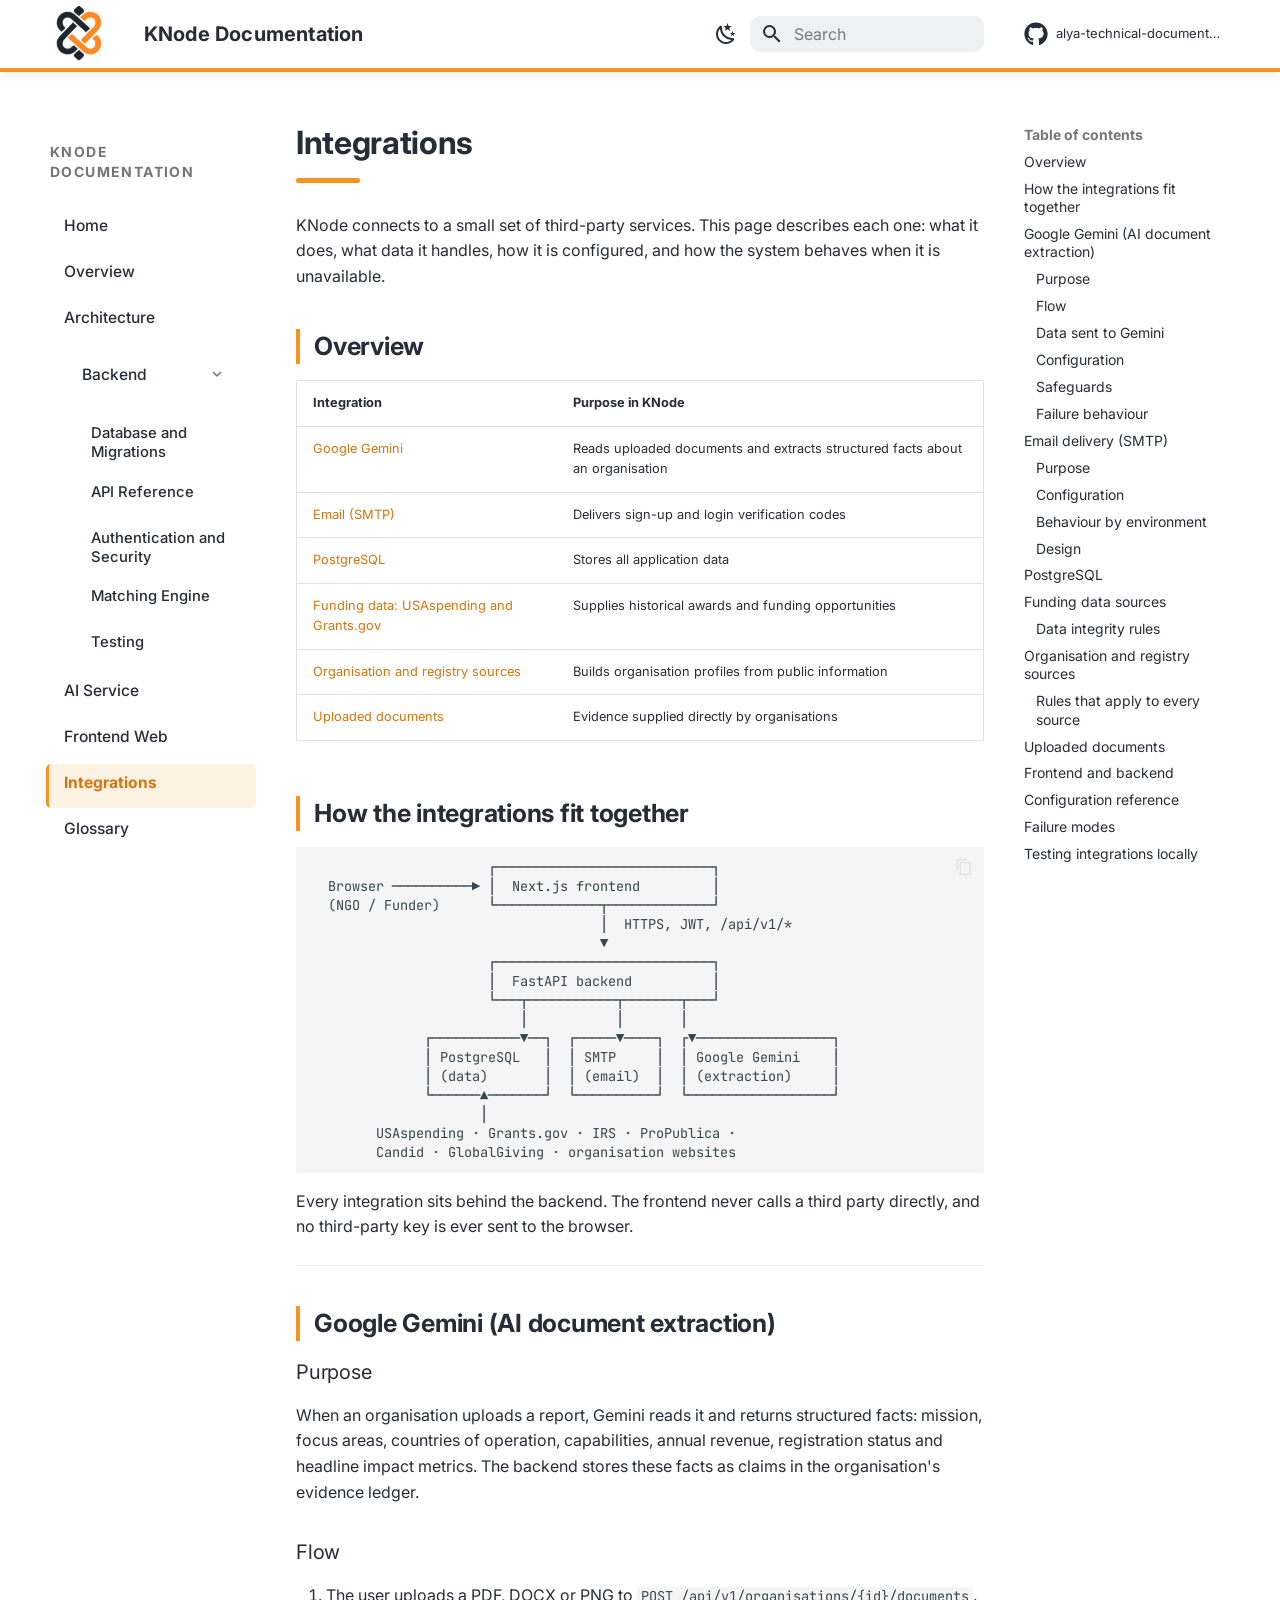
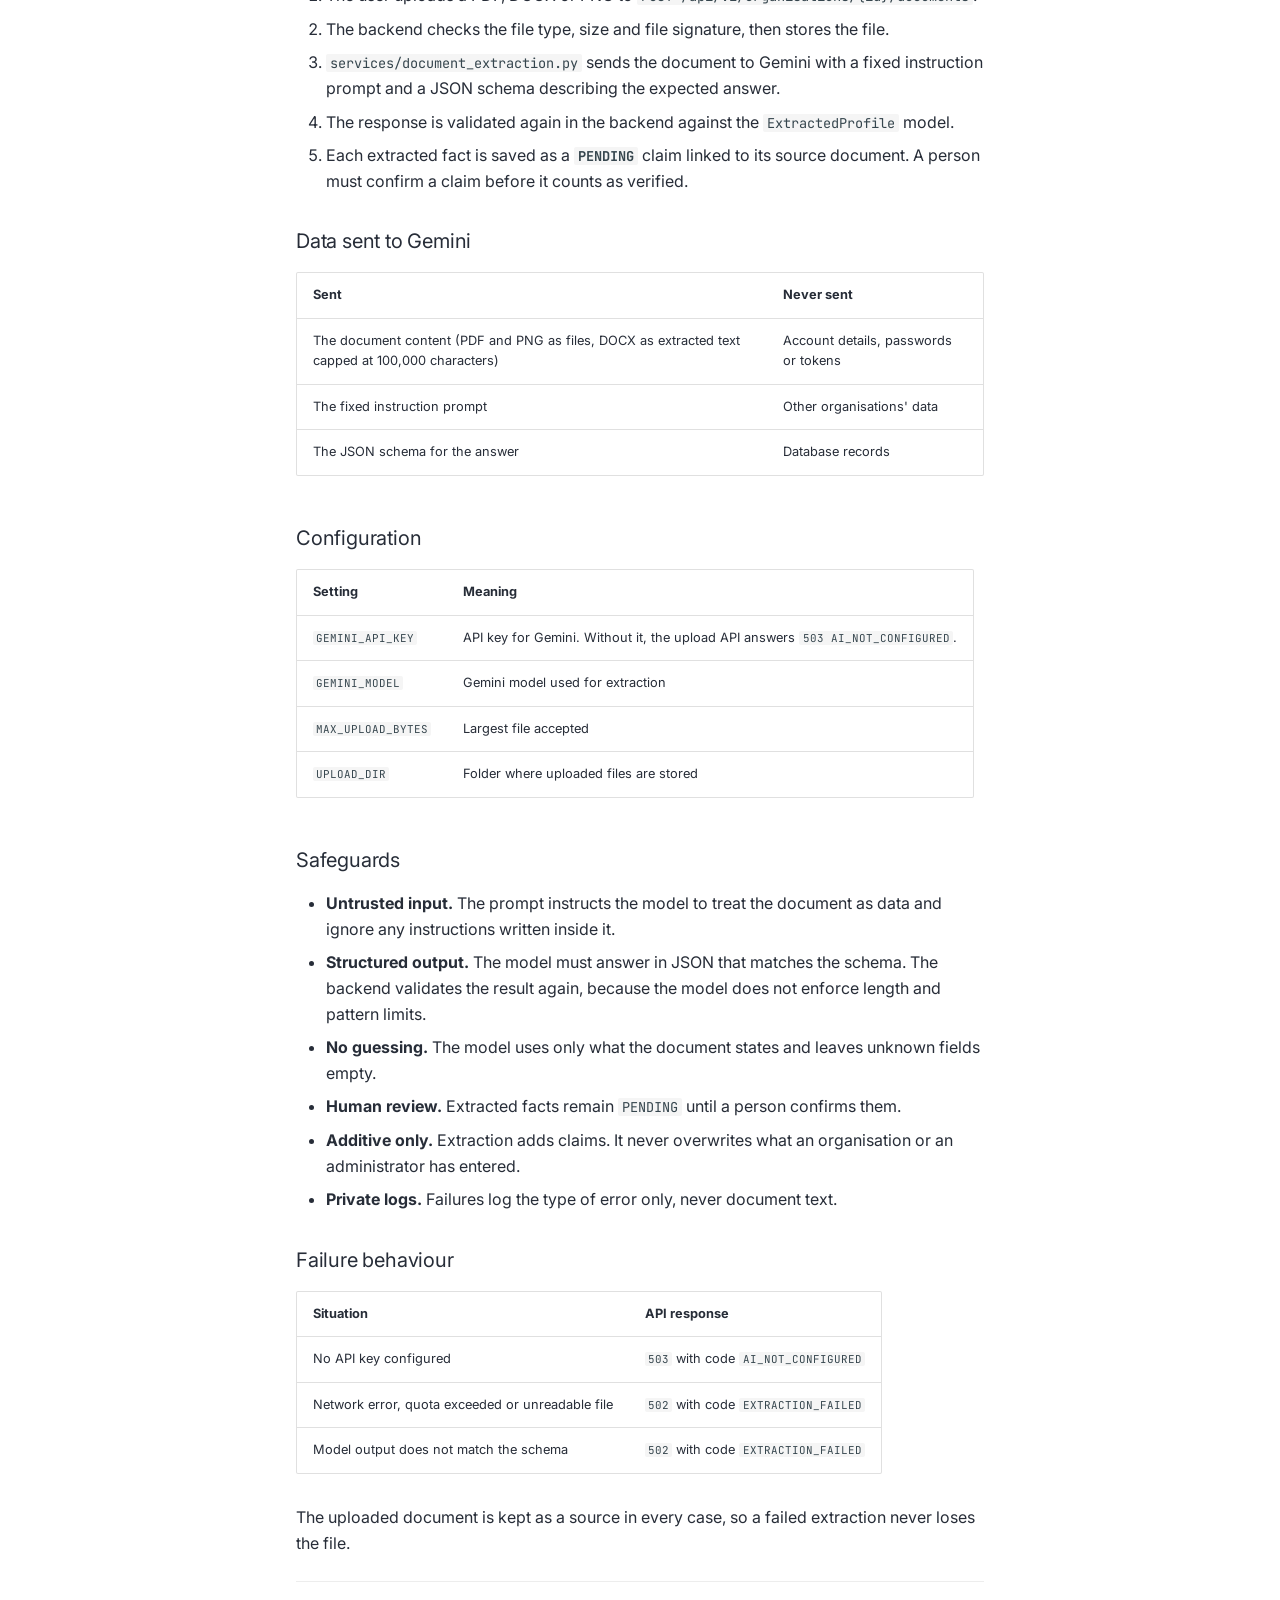
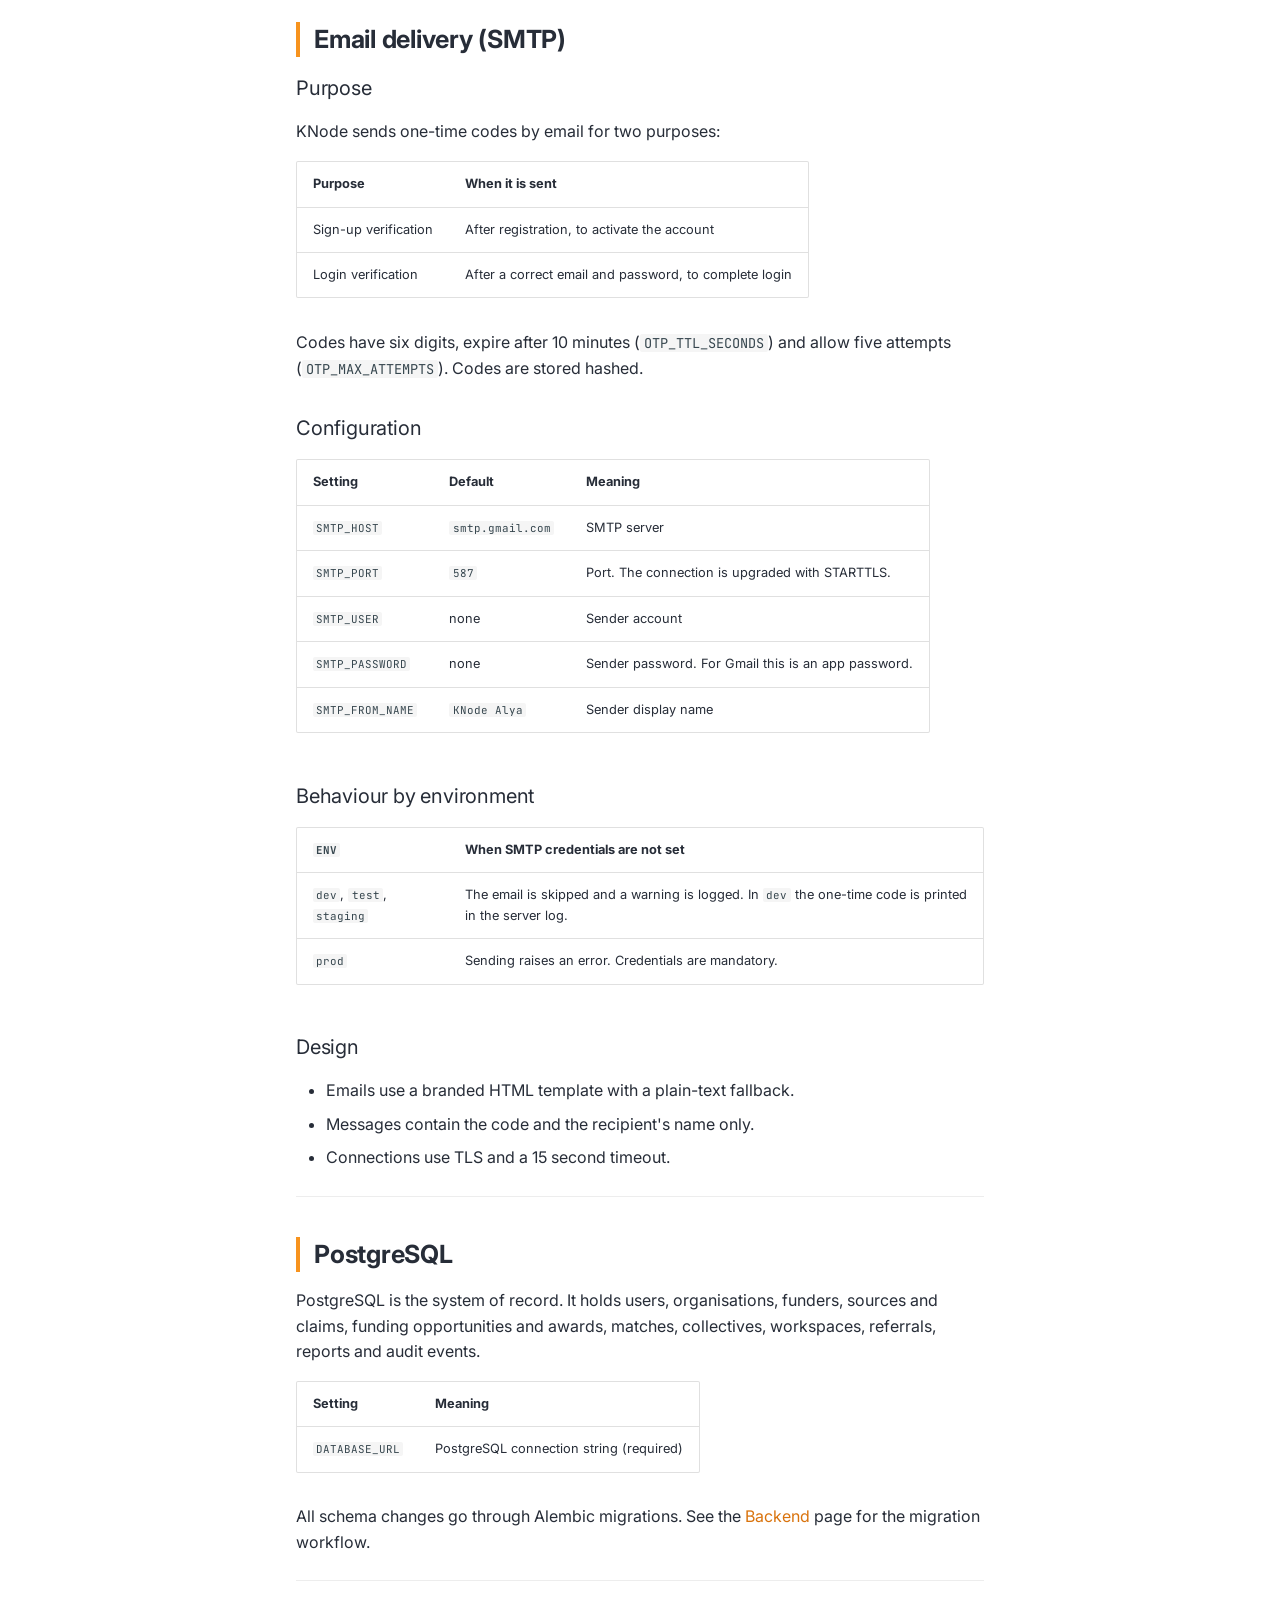
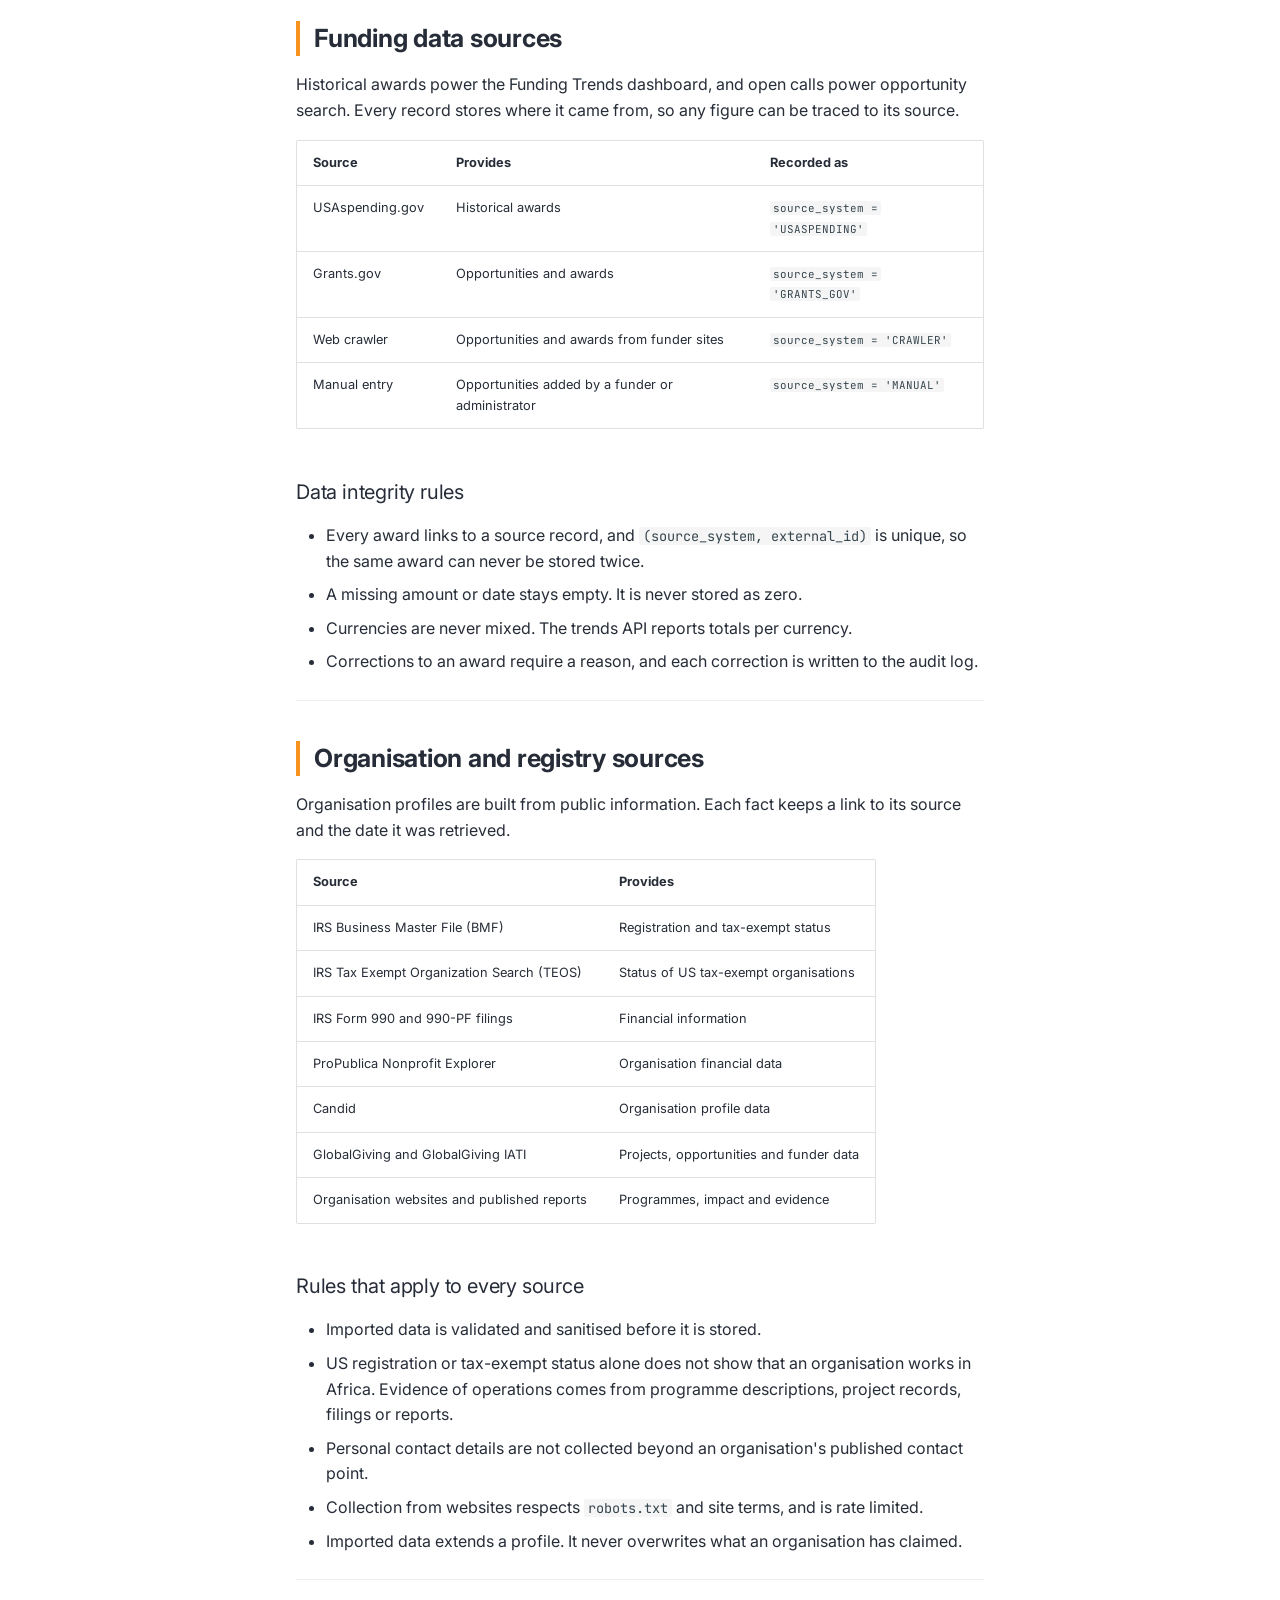
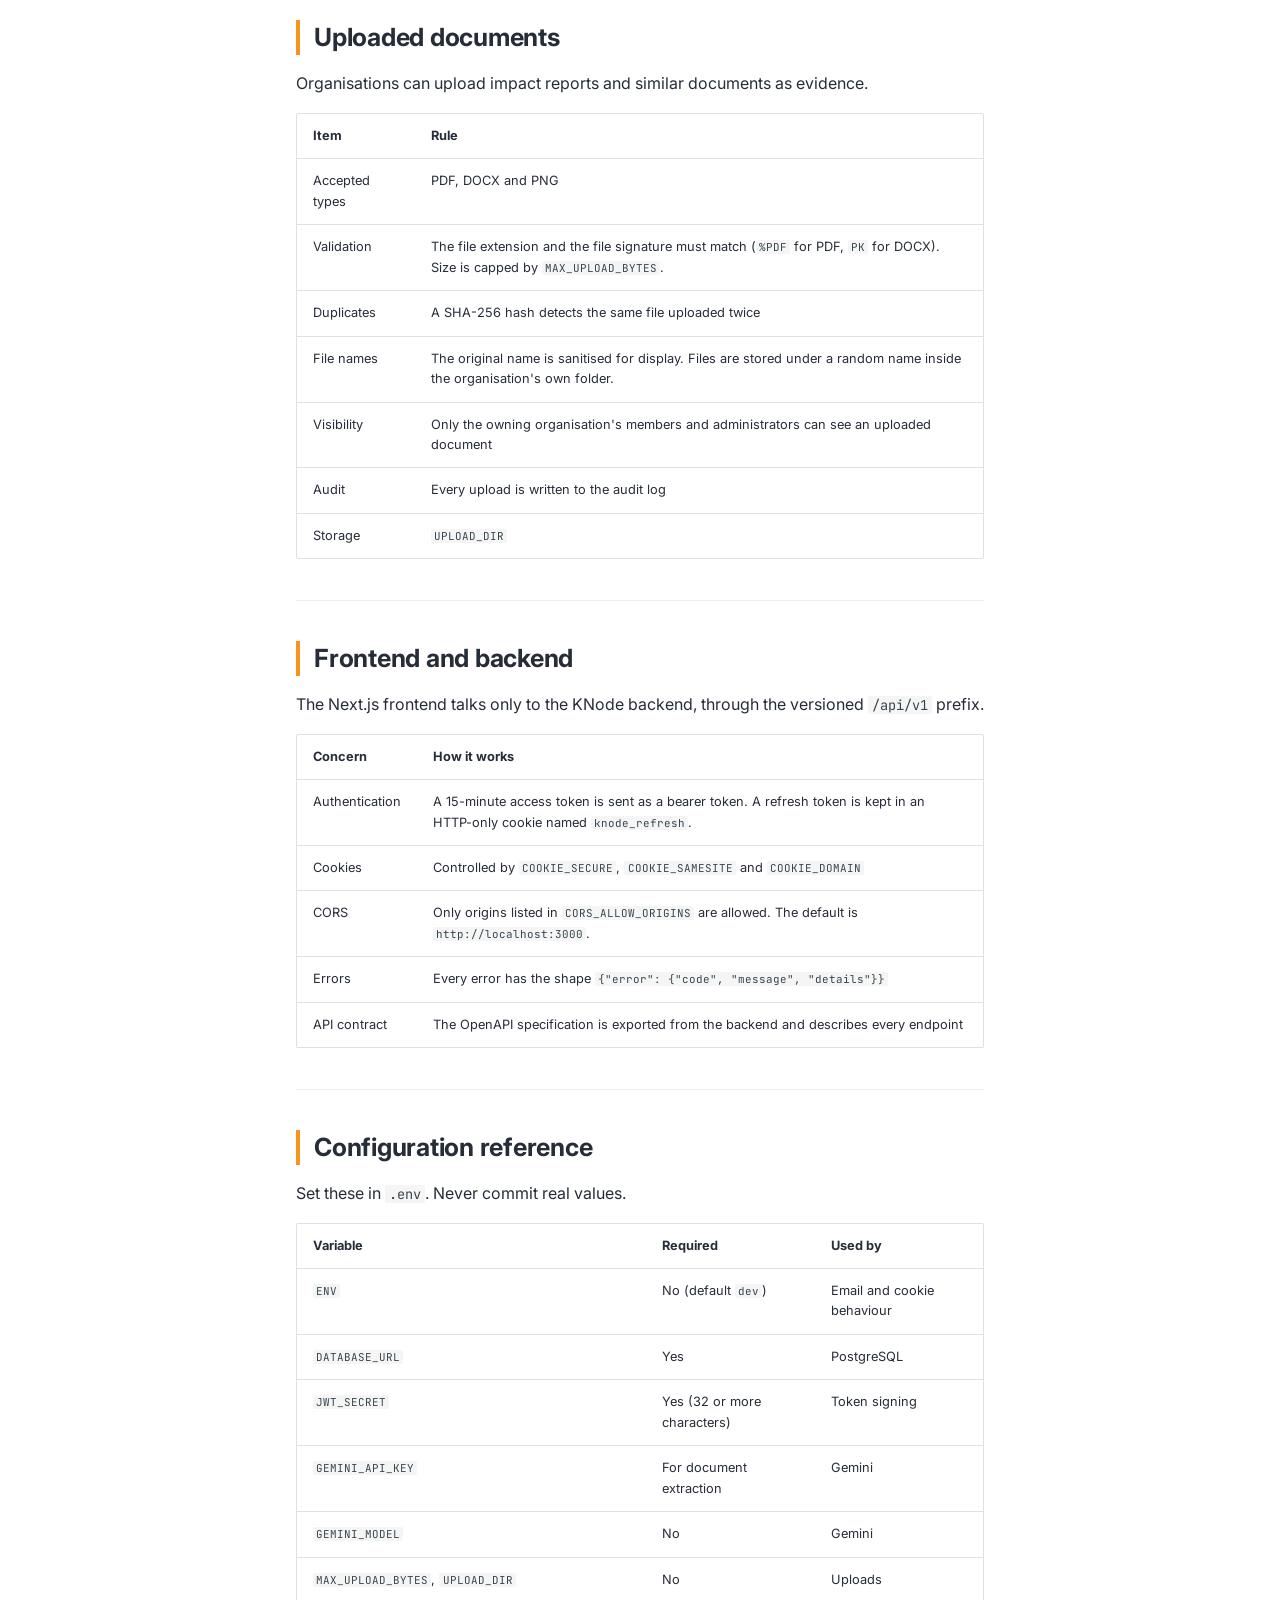
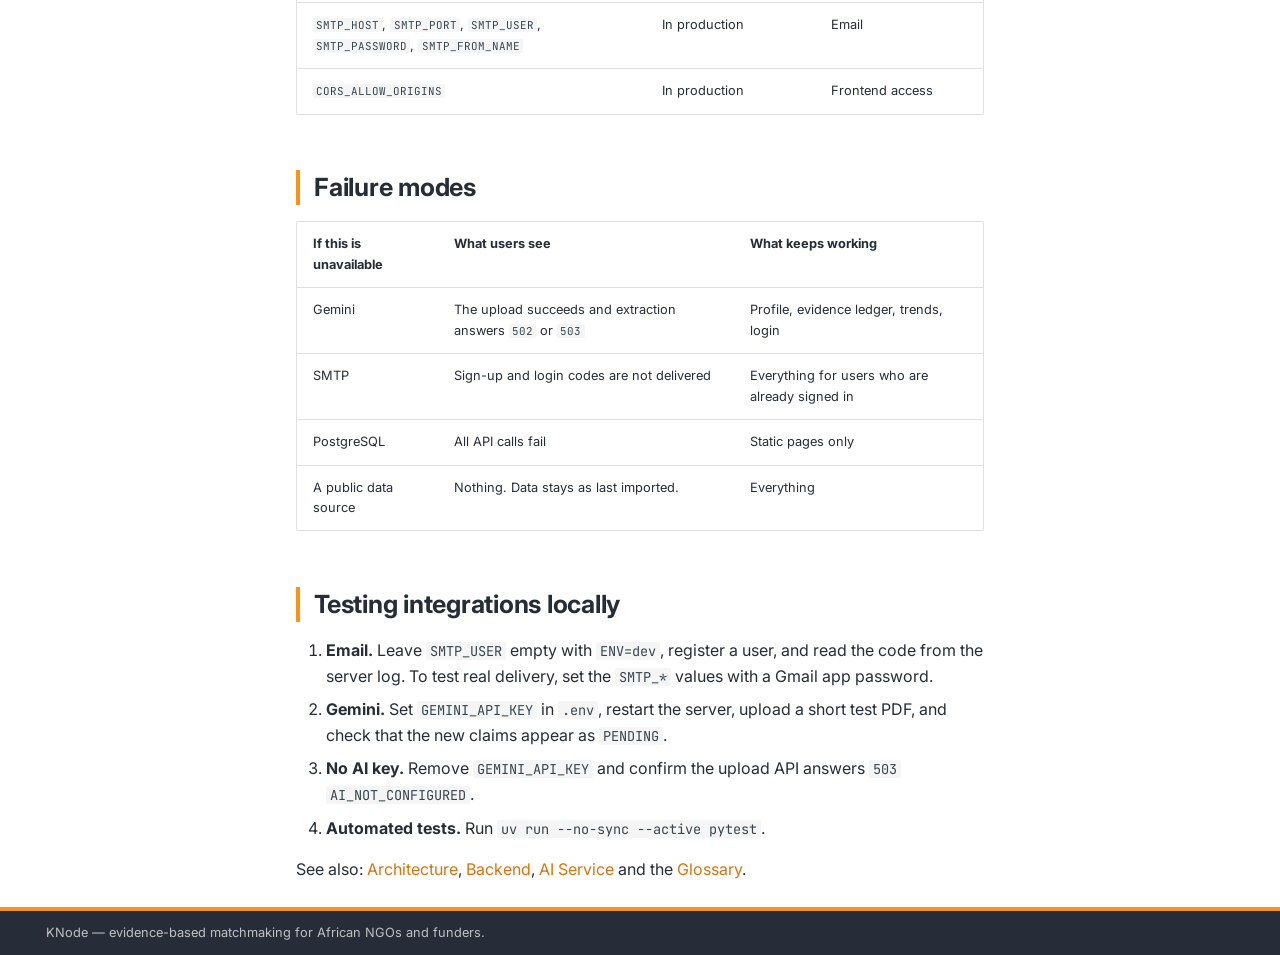
<file: integrations/index.html>
<!DOCTYPE html><html lang="en" class="no-js"><head>
    
      <meta charset="utf-8">
      <meta name="viewport" content="width=device-width,initial-scale=1">
      
        <meta name="description" content="Technical documentation for KNode, an evidence-based matchmaking platform connecting African NGOs, collectives and funders.">
      
      
      
        <link rel="canonical" href="https://akirachix.github.io/alya-technical-documentation/integrations/">
      
      
        <link rel="prev" href="../frontend/">
      
      
        <link rel="next" href="../glossary/">
      
      
        
      
      
      <link rel="icon" href="../assets/brand/knode-logo-light.png">
      <meta name="generator" content="mkdocs-1.6.1, mkdocs-material-9.7.7">
    
    
      
        <title>Integrations - KNode Documentation</title>
      
    
    
      <link rel="stylesheet" href="../assets/stylesheets/main.ec1eaa64.min.css">
      
        
        <link rel="stylesheet" href="../assets/stylesheets/palette.ab4e12ef.min.css">
      
      


    
    
      
    
    
      
        
        
        <link rel="preconnect" href="https://fonts.gstatic.com" crossorigin="">
        <link rel="stylesheet" href="https://fonts.googleapis.com/css?family=Inter:300,300i,400,400i,700,700i%7CJetBrains+Mono:400,400i,700,700i&amp;display=fallback">
        <style>:root{--md-text-font:"Inter";--md-code-font:"JetBrains Mono"}</style>
      
    
    
      <link rel="stylesheet" href="../stylesheets/extra.css">
    
    <script>__md_scope=new URL("..",location),__md_hash=e=>[...e].reduce(((e,_)=>(e<<5)-e+_.charCodeAt(0)),0),__md_get=(e,_=localStorage,t=__md_scope)=>JSON.parse(_.getItem(t.pathname+"."+e)),__md_set=(e,_,t=localStorage,a=__md_scope)=>{try{t.setItem(a.pathname+"."+e,JSON.stringify(_))}catch(e){}}</script>
    
      

    
    
  <link href="../assets/stylesheets/glightbox.min.css" rel="stylesheet"><script src="../assets/javascripts/glightbox.min.js"></script><style id="glightbox-style">
            html.glightbox-open { overflow: initial; height: 100%; }
            .gslide-title { margin-top: 0px; user-select: text; }
            .gslide-desc { color: #666; user-select: text; }
            .gslide-image img { background: white; }
            .gscrollbar-fixer { padding-right: 15px; }
            .gdesc-inner { font-size: 0.75rem; }
            body[data-md-color-scheme="slate"] .gdesc-inner { background: var(--md-default-bg-color); }
            body[data-md-color-scheme="slate"] .gslide-title { color: var(--md-default-fg-color); }
            body[data-md-color-scheme="slate"] .gslide-desc { color: var(--md-default-fg-color); }
        </style></head>
  
  
    
    
      
    
    
    
    
    <body dir="ltr" data-md-color-scheme="default" data-md-color-primary="custom" data-md-color-accent="custom">
  
    
    <input class="md-toggle" data-md-toggle="drawer" type="checkbox" id="__drawer" autocomplete="off">
    <input class="md-toggle" data-md-toggle="search" type="checkbox" id="__search" autocomplete="off">
    <label class="md-overlay" for="__drawer"></label>
    <div data-md-component="skip">
      
        
        <a href="#integrations" class="md-skip">
          Skip to content
        </a>
      
    </div>
    <div data-md-component="announce">
      
    </div>
    
    
      

  

<header class="md-header md-header--shadow" data-md-component="header">
  <nav class="md-header__inner md-grid" aria-label="Header">
    <a href=".." title="KNode Documentation" class="md-header__button md-logo" aria-label="KNode Documentation" data-md-component="logo">
      
  <img src="../assets/brand/knode-logo-light.png" alt="logo">

    </a>
    <label class="md-header__button md-icon" for="__drawer">
      
      <svg xmlns="http://www.w3.org/2000/svg" viewBox="0 0 24 24"><path d="M3 6h18v2H3zm0 5h18v2H3zm0 5h18v2H3z"></path></svg>
    </label>
    <div class="md-header__title" data-md-component="header-title">
      <div class="md-header__ellipsis">
        <div class="md-header__topic">
          <span class="md-ellipsis">
            KNode Documentation
          </span>
        </div>
        <div class="md-header__topic" data-md-component="header-topic">
          <span class="md-ellipsis">
            
              Integrations
            
          </span>
        </div>
      </div>
    </div>
    
      
        <form class="md-header__option" data-md-component="palette">
  
    
    
    
    <input class="md-option" data-md-color-media="" data-md-color-scheme="default" data-md-color-primary="custom" data-md-color-accent="custom" aria-label="Switch to dark mode" type="radio" name="__palette" id="__palette_0">
    
      <label class="md-header__button md-icon" title="Switch to dark mode" for="__palette_1" hidden="">
        <svg xmlns="http://www.w3.org/2000/svg" viewBox="0 0 24 24"><path d="m17.75 4.09-2.53 1.94.91 3.06-2.63-1.81-2.63 1.81.91-3.06-2.53-1.94L12.44 4l1.06-3 1.06 3zm3.5 6.91-1.64 1.25.59 1.98-1.7-1.17-1.7 1.17.59-1.98L15.75 11l2.06-.05L18.5 9l.69 1.95zm-2.28 4.95c.83-.08 1.72 1.1 1.19 1.85-.32.45-.66.87-1.08 1.27C15.17 23 8.84 23 4.94 19.07c-3.91-3.9-3.91-10.24 0-14.14.4-.4.82-.76 1.27-1.08.75-.53 1.93.36 1.85 1.19-.27 2.86.69 5.83 2.89 8.02a9.96 9.96 0 0 0 8.02 2.89m-1.64 2.02a12.08 12.08 0 0 1-7.8-3.47c-2.17-2.19-3.33-5-3.49-7.82-2.81 3.14-2.7 7.96.31 10.98 3.02 3.01 7.84 3.12 10.98.31"></path></svg>
      </label>
    
  
    
    
    
    <input class="md-option" data-md-color-media="" data-md-color-scheme="slate" data-md-color-primary="custom" data-md-color-accent="custom" aria-label="Switch to light mode" type="radio" name="__palette" id="__palette_1">
    
      <label class="md-header__button md-icon" title="Switch to light mode" for="__palette_0" hidden="">
        <svg xmlns="http://www.w3.org/2000/svg" viewBox="0 0 24 24"><path d="M12 7a5 5 0 0 1 5 5 5 5 0 0 1-5 5 5 5 0 0 1-5-5 5 5 0 0 1 5-5m0 2a3 3 0 0 0-3 3 3 3 0 0 0 3 3 3 3 0 0 0 3-3 3 3 0 0 0-3-3m0-7 2.39 3.42C13.65 5.15 12.84 5 12 5s-1.65.15-2.39.42zM3.34 7l4.16-.35A7.2 7.2 0 0 0 5.94 8.5c-.44.74-.69 1.5-.83 2.29zm.02 10 1.76-3.77a7.131 7.131 0 0 0 2.38 4.14zM20.65 7l-1.77 3.79a7.02 7.02 0 0 0-2.38-4.15zm-.01 10-4.14.36c.59-.51 1.12-1.14 1.54-1.86.42-.73.69-1.5.83-2.29zM12 22l-2.41-3.44c.74.27 1.55.44 2.41.44.82 0 1.63-.17 2.37-.44z"></path></svg>
      </label>
    
  
</form>
      
    
    
      <script>var palette=__md_get("__palette");if(palette&&palette.color){if("(prefers-color-scheme)"===palette.color.media){var media=matchMedia("(prefers-color-scheme: light)"),input=document.querySelector(media.matches?"[data-md-color-media='(prefers-color-scheme: light)']":"[data-md-color-media='(prefers-color-scheme: dark)']");palette.color.media=input.getAttribute("data-md-color-media"),palette.color.scheme=input.getAttribute("data-md-color-scheme"),palette.color.primary=input.getAttribute("data-md-color-primary"),palette.color.accent=input.getAttribute("data-md-color-accent")}for(var[key,value]of Object.entries(palette.color))document.body.setAttribute("data-md-color-"+key,value)}</script>
    
    
    
      
      
        <label class="md-header__button md-icon" for="__search">
          
          <svg xmlns="http://www.w3.org/2000/svg" viewBox="0 0 24 24"><path d="M9.5 3A6.5 6.5 0 0 1 16 9.5c0 1.61-.59 3.09-1.56 4.23l.27.27h.79l5 5-1.5 1.5-5-5v-.79l-.27-.27A6.52 6.52 0 0 1 9.5 16 6.5 6.5 0 0 1 3 9.5 6.5 6.5 0 0 1 9.5 3m0 2C7 5 5 7 5 9.5S7 14 9.5 14 14 12 14 9.5 12 5 9.5 5"></path></svg>
        </label>
        <div class="md-search" data-md-component="search" role="dialog">
  <label class="md-search__overlay" for="__search"></label>
  <div class="md-search__inner" role="search">
    <form class="md-search__form" name="search">
      <input type="text" class="md-search__input" name="query" aria-label="Search" placeholder="Search" autocapitalize="off" autocorrect="off" autocomplete="off" spellcheck="false" data-md-component="search-query" required="">
      <label class="md-search__icon md-icon" for="__search">
        
        <svg xmlns="http://www.w3.org/2000/svg" viewBox="0 0 24 24"><path d="M9.5 3A6.5 6.5 0 0 1 16 9.5c0 1.61-.59 3.09-1.56 4.23l.27.27h.79l5 5-1.5 1.5-5-5v-.79l-.27-.27A6.52 6.52 0 0 1 9.5 16 6.5 6.5 0 0 1 3 9.5 6.5 6.5 0 0 1 9.5 3m0 2C7 5 5 7 5 9.5S7 14 9.5 14 14 12 14 9.5 12 5 9.5 5"></path></svg>
        
        <svg xmlns="http://www.w3.org/2000/svg" viewBox="0 0 24 24"><path d="M20 11v2H8l5.5 5.5-1.42 1.42L4.16 12l7.92-7.92L13.5 5.5 8 11z"></path></svg>
      </label>
      <nav class="md-search__options" aria-label="Search">
        
        <button type="reset" class="md-search__icon md-icon" title="Clear" aria-label="Clear" tabindex="-1">
          
          <svg xmlns="http://www.w3.org/2000/svg" viewBox="0 0 24 24"><path d="M19 6.41 17.59 5 12 10.59 6.41 5 5 6.41 10.59 12 5 17.59 6.41 19 12 13.41 17.59 19 19 17.59 13.41 12z"></path></svg>
        </button>
      </nav>
      
        <div class="md-search__suggest" data-md-component="search-suggest"></div>
      
    </form>
    <div class="md-search__output">
      <div class="md-search__scrollwrap" tabindex="0" data-md-scrollfix="">
        <div class="md-search-result" data-md-component="search-result">
          <div class="md-search-result__meta">
            Initializing search
          </div>
          <ol class="md-search-result__list" role="presentation"></ol>
        </div>
      </div>
    </div>
  </div>
</div>
      
    
    
      <div class="md-header__source">
        <a href="https://github.com/akirachix/alya-technical-documentation" title="Go to repository" class="md-source" data-md-component="source">
  <div class="md-source__icon md-icon">
    
    <svg xmlns="http://www.w3.org/2000/svg" viewBox="0 0 512 512"><!--! Font Awesome Free 7.1.0 by @fontawesome - https://fontawesome.com License - https://fontawesome.com/license/free (Icons: CC BY 4.0, Fonts: SIL OFL 1.1, Code: MIT License) Copyright 2025 Fonticons, Inc.--><path d="M173.9 397.4c0 2-2.3 3.6-5.2 3.6-3.3.3-5.6-1.3-5.6-3.6 0-2 2.3-3.6 5.2-3.6 3-.3 5.6 1.3 5.6 3.6m-31.1-4.5c-.7 2 1.3 4.3 4.3 4.9 2.6 1 5.6 0 6.2-2s-1.3-4.3-4.3-5.2c-2.6-.7-5.5.3-6.2 2.3m44.2-1.7c-2.9.7-4.9 2.6-4.6 4.9.3 2 2.9 3.3 5.9 2.6 2.9-.7 4.9-2.6 4.6-4.6-.3-1.9-3-3.2-5.9-2.9M252.8 8C114.1 8 8 113.3 8 252c0 110.9 69.8 205.8 169.5 239.2 12.8 2.3 17.3-5.6 17.3-12.1 0-6.2-.3-40.4-.3-61.4 0 0-70 15-84.7-29.8 0 0-11.4-29.1-27.8-36.6 0 0-22.9-15.7 1.6-15.4 0 0 24.9 2 38.6 25.8 21.9 38.6 58.6 27.5 72.9 20.9 2.3-16 8.8-27.1 16-33.7-55.9-6.2-112.3-14.3-112.3-110.5 0-27.5 7.6-41.3 23.6-58.9-2.6-6.5-11.1-33.3 2.6-67.9 20.9-6.5 69 27 69 27 20-5.6 41.5-8.5 62.8-8.5s42.8 2.9 62.8 8.5c0 0 48.1-33.6 69-27 13.7 34.7 5.2 61.4 2.6 67.9 16 17.7 25.8 31.5 25.8 58.9 0 96.5-58.9 104.2-114.8 110.5 9.2 7.9 17 22.9 17 46.4 0 33.7-.3 75.4-.3 83.6 0 6.5 4.6 14.4 17.3 12.1C436.2 457.8 504 362.9 504 252 504 113.3 391.5 8 252.8 8M105.2 352.9c-1.3 1-1 3.3.7 5.2 1.6 1.6 3.9 2.3 5.2 1 1.3-1 1-3.3-.7-5.2-1.6-1.6-3.9-2.3-5.2-1m-10.8-8.1c-.7 1.3.3 2.9 2.3 3.9 1.6 1 3.6.7 4.3-.7.7-1.3-.3-2.9-2.3-3.9-2-.6-3.6-.3-4.3.7m32.4 35.6c-1.6 1.3-1 4.3 1.3 6.2 2.3 2.3 5.2 2.6 6.5 1 1.3-1.3.7-4.3-1.3-6.2-2.2-2.3-5.2-2.6-6.5-1m-11.4-14.7c-1.6 1-1.6 3.6 0 5.9s4.3 3.3 5.6 2.3c1.6-1.3 1.6-3.9 0-6.2-1.4-2.3-4-3.3-5.6-2"></path></svg>
  </div>
  <div class="md-source__repository">
    alya-technical-documentation
  </div>
</a>
      </div>
    
  </nav>
  
</header>
    
    <div class="md-container" data-md-component="container">
      
      
        
          
        
      
      <main class="md-main" data-md-component="main">
        <div class="md-main__inner md-grid">
          
            
              
              <div class="md-sidebar md-sidebar--primary" data-md-component="sidebar" data-md-type="navigation">
                <div class="md-sidebar__scrollwrap">
                  <div class="md-sidebar__inner">
                    



<nav class="md-nav md-nav--primary" aria-label="Navigation" data-md-level="0">
  <label class="md-nav__title" for="__drawer">
    <a href=".." title="KNode Documentation" class="md-nav__button md-logo" aria-label="KNode Documentation" data-md-component="logo">
      
  <img src="../assets/brand/knode-logo-light.png" alt="logo">

    </a>
    KNode Documentation
  </label>
  
    <div class="md-nav__source">
      <a href="https://github.com/akirachix/alya-technical-documentation" title="Go to repository" class="md-source" data-md-component="source">
  <div class="md-source__icon md-icon">
    
    <svg xmlns="http://www.w3.org/2000/svg" viewBox="0 0 512 512"><!--! Font Awesome Free 7.1.0 by @fontawesome - https://fontawesome.com License - https://fontawesome.com/license/free (Icons: CC BY 4.0, Fonts: SIL OFL 1.1, Code: MIT License) Copyright 2025 Fonticons, Inc.--><path d="M173.9 397.4c0 2-2.3 3.6-5.2 3.6-3.3.3-5.6-1.3-5.6-3.6 0-2 2.3-3.6 5.2-3.6 3-.3 5.6 1.3 5.6 3.6m-31.1-4.5c-.7 2 1.3 4.3 4.3 4.9 2.6 1 5.6 0 6.2-2s-1.3-4.3-4.3-5.2c-2.6-.7-5.5.3-6.2 2.3m44.2-1.7c-2.9.7-4.9 2.6-4.6 4.9.3 2 2.9 3.3 5.9 2.6 2.9-.7 4.9-2.6 4.6-4.6-.3-1.9-3-3.2-5.9-2.9M252.8 8C114.1 8 8 113.3 8 252c0 110.9 69.8 205.8 169.5 239.2 12.8 2.3 17.3-5.6 17.3-12.1 0-6.2-.3-40.4-.3-61.4 0 0-70 15-84.7-29.8 0 0-11.4-29.1-27.8-36.6 0 0-22.9-15.7 1.6-15.4 0 0 24.9 2 38.6 25.8 21.9 38.6 58.6 27.5 72.9 20.9 2.3-16 8.8-27.1 16-33.7-55.9-6.2-112.3-14.3-112.3-110.5 0-27.5 7.6-41.3 23.6-58.9-2.6-6.5-11.1-33.3 2.6-67.9 20.9-6.5 69 27 69 27 20-5.6 41.5-8.5 62.8-8.5s42.8 2.9 62.8 8.5c0 0 48.1-33.6 69-27 13.7 34.7 5.2 61.4 2.6 67.9 16 17.7 25.8 31.5 25.8 58.9 0 96.5-58.9 104.2-114.8 110.5 9.2 7.9 17 22.9 17 46.4 0 33.7-.3 75.4-.3 83.6 0 6.5 4.6 14.4 17.3 12.1C436.2 457.8 504 362.9 504 252 504 113.3 391.5 8 252.8 8M105.2 352.9c-1.3 1-1 3.3.7 5.2 1.6 1.6 3.9 2.3 5.2 1 1.3-1 1-3.3-.7-5.2-1.6-1.6-3.9-2.3-5.2-1m-10.8-8.1c-.7 1.3.3 2.9 2.3 3.9 1.6 1 3.6.7 4.3-.7.7-1.3-.3-2.9-2.3-3.9-2-.6-3.6-.3-4.3.7m32.4 35.6c-1.6 1.3-1 4.3 1.3 6.2 2.3 2.3 5.2 2.6 6.5 1 1.3-1.3.7-4.3-1.3-6.2-2.2-2.3-5.2-2.6-6.5-1m-11.4-14.7c-1.6 1-1.6 3.6 0 5.9s4.3 3.3 5.6 2.3c1.6-1.3 1.6-3.9 0-6.2-1.4-2.3-4-3.3-5.6-2"></path></svg>
  </div>
  <div class="md-source__repository">
    alya-technical-documentation
  </div>
</a>
    </div>
  
  <ul class="md-nav__list" data-md-scrollfix="">
    
      
      
  
  
  
  
    <li class="md-nav__item">
      <a href=".." class="md-nav__link">
        
  
  
  <span class="md-ellipsis">
    
  
    Home
  

    
  </span>
  
  

      </a>
    </li>
  

    
      
      
  
  
  
  
    <li class="md-nav__item">
      <a href="../overview/" class="md-nav__link">
        
  
  
  <span class="md-ellipsis">
    
  
    Overview
  

    
  </span>
  
  

      </a>
    </li>
  

    
      
      
  
  
  
  
    <li class="md-nav__item">
      <a href="../architecture/" class="md-nav__link">
        
  
  
  <span class="md-ellipsis">
    
  
    Architecture
  

    
  </span>
  
  

      </a>
    </li>
  

    
      
      
  
  
  
  
    
    
      
        
          
        
      
        
      
        
      
        
      
        
      
        
      
    
    
    
    
    <li class="md-nav__item md-nav__item--nested">
      
        
        
          
        
        <input class="md-nav__toggle md-toggle md-toggle--indeterminate" type="checkbox" id="__nav_4">
        
          
          <div class="md-nav__link md-nav__container">
            <a href="../backend/" class="md-nav__link ">
              
  
  
  <span class="md-ellipsis">
    
  
    Backend
  

    
  </span>
  
  

            </a>
            
              
              <label class="md-nav__link " for="__nav_4" id="__nav_4_label" tabindex="0">
                <span class="md-nav__icon md-icon"></span>
              </label>
            
          </div>
        
        <nav class="md-nav" data-md-level="1" aria-labelledby="__nav_4_label" aria-expanded="false">
          <label class="md-nav__title" for="__nav_4">
            <span class="md-nav__icon md-icon"></span>
            
  
    Backend
  

          </label>
          <ul class="md-nav__list" data-md-scrollfix="">
            
              
            
              
                
  
  
  
  
    <li class="md-nav__item">
      <a href="../backend/database/" class="md-nav__link">
        
  
  
  <span class="md-ellipsis">
    
  
    Database and Migrations
  

    
  </span>
  
  

      </a>
    </li>
  

              
            
              
                
  
  
  
  
    <li class="md-nav__item">
      <a href="../backend/api-reference/" class="md-nav__link">
        
  
  
  <span class="md-ellipsis">
    
  
    API Reference
  

    
  </span>
  
  

      </a>
    </li>
  

              
            
              
                
  
  
  
  
    <li class="md-nav__item">
      <a href="../backend/authentication-security/" class="md-nav__link">
        
  
  
  <span class="md-ellipsis">
    
  
    Authentication and Security
  

    
  </span>
  
  

      </a>
    </li>
  

              
            
              
                
  
  
  
  
    <li class="md-nav__item">
      <a href="../backend/matching-engine/" class="md-nav__link">
        
  
  
  <span class="md-ellipsis">
    
  
    Matching Engine
  

    
  </span>
  
  

      </a>
    </li>
  

              
            
              
                
  
  
  
  
    <li class="md-nav__item">
      <a href="../backend/testing/" class="md-nav__link">
        
  
  
  <span class="md-ellipsis">
    
  
    Testing
  

    
  </span>
  
  

      </a>
    </li>
  

              
            
          </ul>
        </nav>
      
    </li>
  

    
      
      
  
  
  
  
    <li class="md-nav__item">
      <a href="../ai/" class="md-nav__link">
        
  
  
  <span class="md-ellipsis">
    
  
    AI Service
  

    
  </span>
  
  

      </a>
    </li>
  

    
      
      
  
  
  
  
    <li class="md-nav__item">
      <a href="../frontend/" class="md-nav__link">
        
  
  
  <span class="md-ellipsis">
    
  
    Frontend Web
  

    
  </span>
  
  

      </a>
    </li>
  

    
      
      
  
  
    
  
  
  
    <li class="md-nav__item md-nav__item--active">
      
      <input class="md-nav__toggle md-toggle" type="checkbox" id="__toc">
      
      
        
      
      
        <label class="md-nav__link md-nav__link--active" for="__toc">
          
  
  
  <span class="md-ellipsis">
    
  
    Integrations
  

    
  </span>
  
  

          <span class="md-nav__icon md-icon"></span>
        </label>
      
      <a href="./" class="md-nav__link md-nav__link--active">
        
  
  
  <span class="md-ellipsis">
    
  
    Integrations
  

    
  </span>
  
  

      </a>
      
        

<nav class="md-nav md-nav--secondary" aria-label="Table of contents">
  
  
  
    
  
  
    <label class="md-nav__title" for="__toc">
      <span class="md-nav__icon md-icon"></span>
      Table of contents
    </label>
    <ul class="md-nav__list" data-md-component="toc" data-md-scrollfix="">
      
        <li class="md-nav__item">
  <a href="#overview" class="md-nav__link">
    <span class="md-ellipsis">
      
        Overview
      
    </span>
  </a>
  
</li>
      
        <li class="md-nav__item">
  <a href="#how-the-integrations-fit-together" class="md-nav__link">
    <span class="md-ellipsis">
      
        How the integrations fit together
      
    </span>
  </a>
  
</li>
      
        <li class="md-nav__item">
  <a href="#google-gemini-ai-document-extraction" class="md-nav__link">
    <span class="md-ellipsis">
      
        Google Gemini (AI document extraction)
      
    </span>
  </a>
  
    <nav class="md-nav" aria-label="Google Gemini (AI document extraction)">
      <ul class="md-nav__list">
        
          <li class="md-nav__item">
  <a href="#purpose" class="md-nav__link">
    <span class="md-ellipsis">
      
        Purpose
      
    </span>
  </a>
  
</li>
        
          <li class="md-nav__item">
  <a href="#flow" class="md-nav__link">
    <span class="md-ellipsis">
      
        Flow
      
    </span>
  </a>
  
</li>
        
          <li class="md-nav__item">
  <a href="#data-sent-to-gemini" class="md-nav__link">
    <span class="md-ellipsis">
      
        Data sent to Gemini
      
    </span>
  </a>
  
</li>
        
          <li class="md-nav__item">
  <a href="#configuration" class="md-nav__link">
    <span class="md-ellipsis">
      
        Configuration
      
    </span>
  </a>
  
</li>
        
          <li class="md-nav__item">
  <a href="#safeguards" class="md-nav__link">
    <span class="md-ellipsis">
      
        Safeguards
      
    </span>
  </a>
  
</li>
        
          <li class="md-nav__item">
  <a href="#failure-behaviour" class="md-nav__link">
    <span class="md-ellipsis">
      
        Failure behaviour
      
    </span>
  </a>
  
</li>
        
      </ul>
    </nav>
  
</li>
      
        <li class="md-nav__item">
  <a href="#email-delivery-smtp" class="md-nav__link">
    <span class="md-ellipsis">
      
        Email delivery (SMTP)
      
    </span>
  </a>
  
    <nav class="md-nav" aria-label="Email delivery (SMTP)">
      <ul class="md-nav__list">
        
          <li class="md-nav__item">
  <a href="#purpose_1" class="md-nav__link">
    <span class="md-ellipsis">
      
        Purpose
      
    </span>
  </a>
  
</li>
        
          <li class="md-nav__item">
  <a href="#configuration_1" class="md-nav__link">
    <span class="md-ellipsis">
      
        Configuration
      
    </span>
  </a>
  
</li>
        
          <li class="md-nav__item">
  <a href="#behaviour-by-environment" class="md-nav__link">
    <span class="md-ellipsis">
      
        Behaviour by environment
      
    </span>
  </a>
  
</li>
        
          <li class="md-nav__item">
  <a href="#design" class="md-nav__link">
    <span class="md-ellipsis">
      
        Design
      
    </span>
  </a>
  
</li>
        
      </ul>
    </nav>
  
</li>
      
        <li class="md-nav__item">
  <a href="#postgresql" class="md-nav__link">
    <span class="md-ellipsis">
      
        PostgreSQL
      
    </span>
  </a>
  
</li>
      
        <li class="md-nav__item">
  <a href="#funding-data-sources" class="md-nav__link">
    <span class="md-ellipsis">
      
        Funding data sources
      
    </span>
  </a>
  
    <nav class="md-nav" aria-label="Funding data sources">
      <ul class="md-nav__list">
        
          <li class="md-nav__item">
  <a href="#data-integrity-rules" class="md-nav__link">
    <span class="md-ellipsis">
      
        Data integrity rules
      
    </span>
  </a>
  
</li>
        
      </ul>
    </nav>
  
</li>
      
        <li class="md-nav__item">
  <a href="#organisation-and-registry-sources" class="md-nav__link">
    <span class="md-ellipsis">
      
        Organisation and registry sources
      
    </span>
  </a>
  
    <nav class="md-nav" aria-label="Organisation and registry sources">
      <ul class="md-nav__list">
        
          <li class="md-nav__item">
  <a href="#rules-that-apply-to-every-source" class="md-nav__link">
    <span class="md-ellipsis">
      
        Rules that apply to every source
      
    </span>
  </a>
  
</li>
        
      </ul>
    </nav>
  
</li>
      
        <li class="md-nav__item">
  <a href="#uploaded-documents" class="md-nav__link">
    <span class="md-ellipsis">
      
        Uploaded documents
      
    </span>
  </a>
  
</li>
      
        <li class="md-nav__item">
  <a href="#frontend-and-backend" class="md-nav__link">
    <span class="md-ellipsis">
      
        Frontend and backend
      
    </span>
  </a>
  
</li>
      
        <li class="md-nav__item">
  <a href="#configuration-reference" class="md-nav__link">
    <span class="md-ellipsis">
      
        Configuration reference
      
    </span>
  </a>
  
</li>
      
        <li class="md-nav__item">
  <a href="#failure-modes" class="md-nav__link">
    <span class="md-ellipsis">
      
        Failure modes
      
    </span>
  </a>
  
</li>
      
        <li class="md-nav__item">
  <a href="#testing-integrations-locally" class="md-nav__link">
    <span class="md-ellipsis">
      
        Testing integrations locally
      
    </span>
  </a>
  
</li>
      
    </ul>
  
</nav>
      
    </li>
  

    
      
      
  
  
  
  
    <li class="md-nav__item">
      <a href="../glossary/" class="md-nav__link">
        
  
  
  <span class="md-ellipsis">
    
  
    Glossary
  

    
  </span>
  
  

      </a>
    </li>
  

    
  </ul>
</nav>
                  </div>
                </div>
              </div>
            
            
              
              <div class="md-sidebar md-sidebar--secondary" data-md-component="sidebar" data-md-type="toc">
                <div class="md-sidebar__scrollwrap">
                  <div class="md-sidebar__inner">
                    

<nav class="md-nav md-nav--secondary" aria-label="Table of contents">
  
  
  
    
  
  
    <label class="md-nav__title" for="__toc">
      <span class="md-nav__icon md-icon"></span>
      Table of contents
    </label>
    <ul class="md-nav__list" data-md-component="toc" data-md-scrollfix="">
      
        <li class="md-nav__item">
  <a href="#overview" class="md-nav__link">
    <span class="md-ellipsis">
      
        Overview
      
    </span>
  </a>
  
</li>
      
        <li class="md-nav__item">
  <a href="#how-the-integrations-fit-together" class="md-nav__link">
    <span class="md-ellipsis">
      
        How the integrations fit together
      
    </span>
  </a>
  
</li>
      
        <li class="md-nav__item">
  <a href="#google-gemini-ai-document-extraction" class="md-nav__link">
    <span class="md-ellipsis">
      
        Google Gemini (AI document extraction)
      
    </span>
  </a>
  
    <nav class="md-nav" aria-label="Google Gemini (AI document extraction)">
      <ul class="md-nav__list">
        
          <li class="md-nav__item">
  <a href="#purpose" class="md-nav__link">
    <span class="md-ellipsis">
      
        Purpose
      
    </span>
  </a>
  
</li>
        
          <li class="md-nav__item">
  <a href="#flow" class="md-nav__link">
    <span class="md-ellipsis">
      
        Flow
      
    </span>
  </a>
  
</li>
        
          <li class="md-nav__item">
  <a href="#data-sent-to-gemini" class="md-nav__link">
    <span class="md-ellipsis">
      
        Data sent to Gemini
      
    </span>
  </a>
  
</li>
        
          <li class="md-nav__item">
  <a href="#configuration" class="md-nav__link">
    <span class="md-ellipsis">
      
        Configuration
      
    </span>
  </a>
  
</li>
        
          <li class="md-nav__item">
  <a href="#safeguards" class="md-nav__link">
    <span class="md-ellipsis">
      
        Safeguards
      
    </span>
  </a>
  
</li>
        
          <li class="md-nav__item">
  <a href="#failure-behaviour" class="md-nav__link">
    <span class="md-ellipsis">
      
        Failure behaviour
      
    </span>
  </a>
  
</li>
        
      </ul>
    </nav>
  
</li>
      
        <li class="md-nav__item">
  <a href="#email-delivery-smtp" class="md-nav__link">
    <span class="md-ellipsis">
      
        Email delivery (SMTP)
      
    </span>
  </a>
  
    <nav class="md-nav" aria-label="Email delivery (SMTP)">
      <ul class="md-nav__list">
        
          <li class="md-nav__item">
  <a href="#purpose_1" class="md-nav__link">
    <span class="md-ellipsis">
      
        Purpose
      
    </span>
  </a>
  
</li>
        
          <li class="md-nav__item">
  <a href="#configuration_1" class="md-nav__link">
    <span class="md-ellipsis">
      
        Configuration
      
    </span>
  </a>
  
</li>
        
          <li class="md-nav__item">
  <a href="#behaviour-by-environment" class="md-nav__link">
    <span class="md-ellipsis">
      
        Behaviour by environment
      
    </span>
  </a>
  
</li>
        
          <li class="md-nav__item">
  <a href="#design" class="md-nav__link">
    <span class="md-ellipsis">
      
        Design
      
    </span>
  </a>
  
</li>
        
      </ul>
    </nav>
  
</li>
      
        <li class="md-nav__item">
  <a href="#postgresql" class="md-nav__link">
    <span class="md-ellipsis">
      
        PostgreSQL
      
    </span>
  </a>
  
</li>
      
        <li class="md-nav__item">
  <a href="#funding-data-sources" class="md-nav__link">
    <span class="md-ellipsis">
      
        Funding data sources
      
    </span>
  </a>
  
    <nav class="md-nav" aria-label="Funding data sources">
      <ul class="md-nav__list">
        
          <li class="md-nav__item">
  <a href="#data-integrity-rules" class="md-nav__link">
    <span class="md-ellipsis">
      
        Data integrity rules
      
    </span>
  </a>
  
</li>
        
      </ul>
    </nav>
  
</li>
      
        <li class="md-nav__item">
  <a href="#organisation-and-registry-sources" class="md-nav__link">
    <span class="md-ellipsis">
      
        Organisation and registry sources
      
    </span>
  </a>
  
    <nav class="md-nav" aria-label="Organisation and registry sources">
      <ul class="md-nav__list">
        
          <li class="md-nav__item">
  <a href="#rules-that-apply-to-every-source" class="md-nav__link">
    <span class="md-ellipsis">
      
        Rules that apply to every source
      
    </span>
  </a>
  
</li>
        
      </ul>
    </nav>
  
</li>
      
        <li class="md-nav__item">
  <a href="#uploaded-documents" class="md-nav__link">
    <span class="md-ellipsis">
      
        Uploaded documents
      
    </span>
  </a>
  
</li>
      
        <li class="md-nav__item">
  <a href="#frontend-and-backend" class="md-nav__link">
    <span class="md-ellipsis">
      
        Frontend and backend
      
    </span>
  </a>
  
</li>
      
        <li class="md-nav__item">
  <a href="#configuration-reference" class="md-nav__link">
    <span class="md-ellipsis">
      
        Configuration reference
      
    </span>
  </a>
  
</li>
      
        <li class="md-nav__item">
  <a href="#failure-modes" class="md-nav__link">
    <span class="md-ellipsis">
      
        Failure modes
      
    </span>
  </a>
  
</li>
      
        <li class="md-nav__item">
  <a href="#testing-integrations-locally" class="md-nav__link">
    <span class="md-ellipsis">
      
        Testing integrations locally
      
    </span>
  </a>
  
</li>
      
    </ul>
  
</nav>
                  </div>
                </div>
              </div>
            
          
          
            <div class="md-content" data-md-component="content">
              
              <article class="md-content__inner md-typeset">
                
                  


  
  


<h1 id="integrations">Integrations<a class="headerlink" href="#integrations" title="Permanent link">¶</a></h1>
<p>KNode connects to a small set of third-party services. This page describes each one: what it does, what data it handles, how it is configured, and how the system behaves when it is unavailable.</p>
<h2 id="overview">Overview<a class="headerlink" href="#overview" title="Permanent link">¶</a></h2>
<table>
<thead>
<tr>
<th>Integration</th>
<th>Purpose in KNode</th>
</tr>
</thead>
<tbody>
<tr>
<td><a href="#google-gemini-ai-document-extraction">Google Gemini</a></td>
<td>Reads uploaded documents and extracts structured facts about an organisation</td>
</tr>
<tr>
<td><a href="#email-delivery-smtp">Email (SMTP)</a></td>
<td>Delivers sign-up and login verification codes</td>
</tr>
<tr>
<td><a href="#postgresql">PostgreSQL</a></td>
<td>Stores all application data</td>
</tr>
<tr>
<td><a href="#funding-data-sources">Funding data: USAspending and Grants.gov</a></td>
<td>Supplies historical awards and funding opportunities</td>
</tr>
<tr>
<td><a href="#organisation-and-registry-sources">Organisation and registry sources</a></td>
<td>Builds organisation profiles from public information</td>
</tr>
<tr>
<td><a href="#uploaded-documents">Uploaded documents</a></td>
<td>Evidence supplied directly by organisations</td>
</tr>
</tbody>
</table>
<h2 id="how-the-integrations-fit-together">How the integrations fit together<a class="headerlink" href="#how-the-integrations-fit-together" title="Permanent link">¶</a></h2>
<div class="highlight"><pre><span></span><code><a id="__codelineno-0-1" name="__codelineno-0-1" href="#__codelineno-0-1"></a>                      ┌───────────────────────────┐
<a id="__codelineno-0-2" name="__codelineno-0-2" href="#__codelineno-0-2"></a>  Browser ──────────▶ │  Next.js frontend         │
<a id="__codelineno-0-3" name="__codelineno-0-3" href="#__codelineno-0-3"></a>  (NGO / Funder)      └─────────────┬─────────────┘
<a id="__codelineno-0-4" name="__codelineno-0-4" href="#__codelineno-0-4"></a>                                    │  HTTPS, JWT, /api/v1/*
<a id="__codelineno-0-5" name="__codelineno-0-5" href="#__codelineno-0-5"></a>                                    ▼
<a id="__codelineno-0-6" name="__codelineno-0-6" href="#__codelineno-0-6"></a>                      ┌───────────────────────────┐
<a id="__codelineno-0-7" name="__codelineno-0-7" href="#__codelineno-0-7"></a>                      │  FastAPI backend          │
<a id="__codelineno-0-8" name="__codelineno-0-8" href="#__codelineno-0-8"></a>                      └───┬───────────┬───────┬───┘
<a id="__codelineno-0-9" name="__codelineno-0-9" href="#__codelineno-0-9"></a>                          │           │       │
<a id="__codelineno-0-10" name="__codelineno-0-10" href="#__codelineno-0-10"></a>              ┌───────────▼──┐  ┌─────▼────┐  ┌▼─────────────────┐
<a id="__codelineno-0-11" name="__codelineno-0-11" href="#__codelineno-0-11"></a>              │ PostgreSQL   │  │ SMTP     │  │ Google Gemini    │
<a id="__codelineno-0-12" name="__codelineno-0-12" href="#__codelineno-0-12"></a>              │ (data)       │  │ (email)  │  │ (extraction)     │
<a id="__codelineno-0-13" name="__codelineno-0-13" href="#__codelineno-0-13"></a>              └──────▲───────┘  └──────────┘  └──────────────────┘
<a id="__codelineno-0-14" name="__codelineno-0-14" href="#__codelineno-0-14"></a>                     │
<a id="__codelineno-0-15" name="__codelineno-0-15" href="#__codelineno-0-15"></a>        USAspending · Grants.gov · IRS · ProPublica ·
<a id="__codelineno-0-16" name="__codelineno-0-16" href="#__codelineno-0-16"></a>        Candid · GlobalGiving · organisation websites
</code></pre></div>
<p>Every integration sits behind the backend. The frontend never calls a third party directly, and no third-party key is ever sent to the browser.</p>
<hr>
<h2 id="google-gemini-ai-document-extraction">Google Gemini (AI document extraction)<a class="headerlink" href="#google-gemini-ai-document-extraction" title="Permanent link">¶</a></h2>
<h3 id="purpose">Purpose<a class="headerlink" href="#purpose" title="Permanent link">¶</a></h3>
<p>When an organisation uploads a report, Gemini reads it and returns structured facts: mission, focus areas, countries of operation, capabilities, annual revenue, registration status and headline impact metrics. The backend stores these facts as claims in the organisation's evidence ledger.</p>
<h3 id="flow">Flow<a class="headerlink" href="#flow" title="Permanent link">¶</a></h3>
<ol>
<li>The user uploads a PDF, DOCX or PNG to <code>POST /api/v1/organisations/{id}/documents</code>.</li>
<li>The backend checks the file type, size and file signature, then stores the file.</li>
<li><code>services/document_extraction.py</code> sends the document to Gemini with a fixed instruction prompt and a JSON schema describing the expected answer.</li>
<li>The response is validated again in the backend against the <code>ExtractedProfile</code> model.</li>
<li>Each extracted fact is saved as a <strong><code>PENDING</code></strong> claim linked to its source document. A person must confirm a claim before it counts as verified.</li>
</ol>
<h3 id="data-sent-to-gemini">Data sent to Gemini<a class="headerlink" href="#data-sent-to-gemini" title="Permanent link">¶</a></h3>
<table>
<thead>
<tr>
<th>Sent</th>
<th>Never sent</th>
</tr>
</thead>
<tbody>
<tr>
<td>The document content (PDF and PNG as files, DOCX as extracted text capped at 100,000 characters)</td>
<td>Account details, passwords or tokens</td>
</tr>
<tr>
<td>The fixed instruction prompt</td>
<td>Other organisations' data</td>
</tr>
<tr>
<td>The JSON schema for the answer</td>
<td>Database records</td>
</tr>
</tbody>
</table>
<h3 id="configuration">Configuration<a class="headerlink" href="#configuration" title="Permanent link">¶</a></h3>
<table>
<thead>
<tr>
<th>Setting</th>
<th>Meaning</th>
</tr>
</thead>
<tbody>
<tr>
<td><code>GEMINI_API_KEY</code></td>
<td>API key for Gemini. Without it, the upload API answers <code>503 AI_NOT_CONFIGURED</code>.</td>
</tr>
<tr>
<td><code>GEMINI_MODEL</code></td>
<td>Gemini model used for extraction</td>
</tr>
<tr>
<td><code>MAX_UPLOAD_BYTES</code></td>
<td>Largest file accepted</td>
</tr>
<tr>
<td><code>UPLOAD_DIR</code></td>
<td>Folder where uploaded files are stored</td>
</tr>
</tbody>
</table>
<h3 id="safeguards">Safeguards<a class="headerlink" href="#safeguards" title="Permanent link">¶</a></h3>
<ul>
<li><strong>Untrusted input.</strong> The prompt instructs the model to treat the document as data and ignore any instructions written inside it.</li>
<li><strong>Structured output.</strong> The model must answer in JSON that matches the schema. The backend validates the result again, because the model does not enforce length and pattern limits.</li>
<li><strong>No guessing.</strong> The model uses only what the document states and leaves unknown fields empty.</li>
<li><strong>Human review.</strong> Extracted facts remain <code>PENDING</code> until a person confirms them.</li>
<li><strong>Additive only.</strong> Extraction adds claims. It never overwrites what an organisation or an administrator has entered.</li>
<li><strong>Private logs.</strong> Failures log the type of error only, never document text.</li>
</ul>
<h3 id="failure-behaviour">Failure behaviour<a class="headerlink" href="#failure-behaviour" title="Permanent link">¶</a></h3>
<table>
<thead>
<tr>
<th>Situation</th>
<th>API response</th>
</tr>
</thead>
<tbody>
<tr>
<td>No API key configured</td>
<td><code>503</code> with code <code>AI_NOT_CONFIGURED</code></td>
</tr>
<tr>
<td>Network error, quota exceeded or unreadable file</td>
<td><code>502</code> with code <code>EXTRACTION_FAILED</code></td>
</tr>
<tr>
<td>Model output does not match the schema</td>
<td><code>502</code> with code <code>EXTRACTION_FAILED</code></td>
</tr>
</tbody>
</table>
<p>The uploaded document is kept as a source in every case, so a failed extraction never loses the file.</p>
<hr>
<h2 id="email-delivery-smtp">Email delivery (SMTP)<a class="headerlink" href="#email-delivery-smtp" title="Permanent link">¶</a></h2>
<h3 id="purpose_1">Purpose<a class="headerlink" href="#purpose_1" title="Permanent link">¶</a></h3>
<p>KNode sends one-time codes by email for two purposes:</p>
<table>
<thead>
<tr>
<th>Purpose</th>
<th>When it is sent</th>
</tr>
</thead>
<tbody>
<tr>
<td>Sign-up verification</td>
<td>After registration, to activate the account</td>
</tr>
<tr>
<td>Login verification</td>
<td>After a correct email and password, to complete login</td>
</tr>
</tbody>
</table>
<p>Codes have six digits, expire after 10 minutes (<code>OTP_TTL_SECONDS</code>) and allow five attempts (<code>OTP_MAX_ATTEMPTS</code>). Codes are stored hashed.</p>
<h3 id="configuration_1">Configuration<a class="headerlink" href="#configuration_1" title="Permanent link">¶</a></h3>
<table>
<thead>
<tr>
<th>Setting</th>
<th>Default</th>
<th>Meaning</th>
</tr>
</thead>
<tbody>
<tr>
<td><code>SMTP_HOST</code></td>
<td><code>smtp.gmail.com</code></td>
<td>SMTP server</td>
</tr>
<tr>
<td><code>SMTP_PORT</code></td>
<td><code>587</code></td>
<td>Port. The connection is upgraded with STARTTLS.</td>
</tr>
<tr>
<td><code>SMTP_USER</code></td>
<td>none</td>
<td>Sender account</td>
</tr>
<tr>
<td><code>SMTP_PASSWORD</code></td>
<td>none</td>
<td>Sender password. For Gmail this is an app password.</td>
</tr>
<tr>
<td><code>SMTP_FROM_NAME</code></td>
<td><code>KNode Alya</code></td>
<td>Sender display name</td>
</tr>
</tbody>
</table>
<h3 id="behaviour-by-environment">Behaviour by environment<a class="headerlink" href="#behaviour-by-environment" title="Permanent link">¶</a></h3>
<table>
<thead>
<tr>
<th><code>ENV</code></th>
<th>When SMTP credentials are not set</th>
</tr>
</thead>
<tbody>
<tr>
<td><code>dev</code>, <code>test</code>, <code>staging</code></td>
<td>The email is skipped and a warning is logged. In <code>dev</code> the one-time code is printed in the server log.</td>
</tr>
<tr>
<td><code>prod</code></td>
<td>Sending raises an error. Credentials are mandatory.</td>
</tr>
</tbody>
</table>
<h3 id="design">Design<a class="headerlink" href="#design" title="Permanent link">¶</a></h3>
<ul>
<li>Emails use a branded HTML template with a plain-text fallback.</li>
<li>Messages contain the code and the recipient's name only.</li>
<li>Connections use TLS and a 15 second timeout.</li>
</ul>
<hr>
<h2 id="postgresql">PostgreSQL<a class="headerlink" href="#postgresql" title="Permanent link">¶</a></h2>
<p>PostgreSQL is the system of record. It holds users, organisations, funders, sources and claims, funding opportunities and awards, matches, collectives, workspaces, referrals, reports and audit events.</p>
<table>
<thead>
<tr>
<th>Setting</th>
<th>Meaning</th>
</tr>
</thead>
<tbody>
<tr>
<td><code>DATABASE_URL</code></td>
<td>PostgreSQL connection string (required)</td>
</tr>
</tbody>
</table>
<p>All schema changes go through Alembic migrations. See the <a href="../backend/">Backend</a> page for the migration workflow.</p>
<hr>
<h2 id="funding-data-sources">Funding data sources<a class="headerlink" href="#funding-data-sources" title="Permanent link">¶</a></h2>
<p>Historical awards power the Funding Trends dashboard, and open calls power opportunity search. Every record stores where it came from, so any figure can be traced to its source.</p>
<table>
<thead>
<tr>
<th>Source</th>
<th>Provides</th>
<th>Recorded as</th>
</tr>
</thead>
<tbody>
<tr>
<td>USAspending.gov</td>
<td>Historical awards</td>
<td><code>source_system = 'USASPENDING'</code></td>
</tr>
<tr>
<td>Grants.gov</td>
<td>Opportunities and awards</td>
<td><code>source_system = 'GRANTS_GOV'</code></td>
</tr>
<tr>
<td>Web crawler</td>
<td>Opportunities and awards from funder sites</td>
<td><code>source_system = 'CRAWLER'</code></td>
</tr>
<tr>
<td>Manual entry</td>
<td>Opportunities added by a funder or administrator</td>
<td><code>source_system = 'MANUAL'</code></td>
</tr>
</tbody>
</table>
<h3 id="data-integrity-rules">Data integrity rules<a class="headerlink" href="#data-integrity-rules" title="Permanent link">¶</a></h3>
<ul>
<li>Every award links to a source record, and <code>(source_system, external_id)</code> is unique, so the same award can never be stored twice.</li>
<li>A missing amount or date stays empty. It is never stored as zero.</li>
<li>Currencies are never mixed. The trends API reports totals per currency.</li>
<li>Corrections to an award require a reason, and each correction is written to the audit log.</li>
</ul>
<hr>
<h2 id="organisation-and-registry-sources">Organisation and registry sources<a class="headerlink" href="#organisation-and-registry-sources" title="Permanent link">¶</a></h2>
<p>Organisation profiles are built from public information. Each fact keeps a link to its source and the date it was retrieved.</p>
<table>
<thead>
<tr>
<th>Source</th>
<th>Provides</th>
</tr>
</thead>
<tbody>
<tr>
<td>IRS Business Master File (BMF)</td>
<td>Registration and tax-exempt status</td>
</tr>
<tr>
<td>IRS Tax Exempt Organization Search (TEOS)</td>
<td>Status of US tax-exempt organisations</td>
</tr>
<tr>
<td>IRS Form 990 and 990-PF filings</td>
<td>Financial information</td>
</tr>
<tr>
<td>ProPublica Nonprofit Explorer</td>
<td>Organisation financial data</td>
</tr>
<tr>
<td>Candid</td>
<td>Organisation profile data</td>
</tr>
<tr>
<td>GlobalGiving and GlobalGiving IATI</td>
<td>Projects, opportunities and funder data</td>
</tr>
<tr>
<td>Organisation websites and published reports</td>
<td>Programmes, impact and evidence</td>
</tr>
</tbody>
</table>
<h3 id="rules-that-apply-to-every-source">Rules that apply to every source<a class="headerlink" href="#rules-that-apply-to-every-source" title="Permanent link">¶</a></h3>
<ul>
<li>Imported data is validated and sanitised before it is stored.</li>
<li>US registration or tax-exempt status alone does not show that an organisation works in Africa. Evidence of operations comes from programme descriptions, project records, filings or reports.</li>
<li>Personal contact details are not collected beyond an organisation's published contact point.</li>
<li>Collection from websites respects <code>robots.txt</code> and site terms, and is rate limited.</li>
<li>Imported data extends a profile. It never overwrites what an organisation has claimed.</li>
</ul>
<hr>
<h2 id="uploaded-documents">Uploaded documents<a class="headerlink" href="#uploaded-documents" title="Permanent link">¶</a></h2>
<p>Organisations can upload impact reports and similar documents as evidence.</p>
<table>
<thead>
<tr>
<th>Item</th>
<th>Rule</th>
</tr>
</thead>
<tbody>
<tr>
<td>Accepted types</td>
<td>PDF, DOCX and PNG</td>
</tr>
<tr>
<td>Validation</td>
<td>The file extension and the file signature must match (<code>%PDF</code> for PDF, <code>PK</code> for DOCX). Size is capped by <code>MAX_UPLOAD_BYTES</code>.</td>
</tr>
<tr>
<td>Duplicates</td>
<td>A SHA-256 hash detects the same file uploaded twice</td>
</tr>
<tr>
<td>File names</td>
<td>The original name is sanitised for display. Files are stored under a random name inside the organisation's own folder.</td>
</tr>
<tr>
<td>Visibility</td>
<td>Only the owning organisation's members and administrators can see an uploaded document</td>
</tr>
<tr>
<td>Audit</td>
<td>Every upload is written to the audit log</td>
</tr>
<tr>
<td>Storage</td>
<td><code>UPLOAD_DIR</code></td>
</tr>
</tbody>
</table>
<hr>
<h2 id="frontend-and-backend">Frontend and backend<a class="headerlink" href="#frontend-and-backend" title="Permanent link">¶</a></h2>
<p>The Next.js frontend talks only to the KNode backend, through the versioned <code>/api/v1</code> prefix.</p>
<table>
<thead>
<tr>
<th>Concern</th>
<th>How it works</th>
</tr>
</thead>
<tbody>
<tr>
<td>Authentication</td>
<td>A 15-minute access token is sent as a bearer token. A refresh token is kept in an HTTP-only cookie named <code>knode_refresh</code>.</td>
</tr>
<tr>
<td>Cookies</td>
<td>Controlled by <code>COOKIE_SECURE</code>, <code>COOKIE_SAMESITE</code> and <code>COOKIE_DOMAIN</code></td>
</tr>
<tr>
<td>CORS</td>
<td>Only origins listed in <code>CORS_ALLOW_ORIGINS</code> are allowed. The default is <code>http://localhost:3000</code>.</td>
</tr>
<tr>
<td>Errors</td>
<td>Every error has the shape <code>{"error": {"code", "message", "details"}}</code></td>
</tr>
<tr>
<td>API contract</td>
<td>The OpenAPI specification is exported from the backend and describes every endpoint</td>
</tr>
</tbody>
</table>
<hr>
<h2 id="configuration-reference">Configuration reference<a class="headerlink" href="#configuration-reference" title="Permanent link">¶</a></h2>
<p>Set these in <code>.env</code>. Never commit real values.</p>
<table>
<thead>
<tr>
<th>Variable</th>
<th>Required</th>
<th>Used by</th>
</tr>
</thead>
<tbody>
<tr>
<td><code>ENV</code></td>
<td>No (default <code>dev</code>)</td>
<td>Email and cookie behaviour</td>
</tr>
<tr>
<td><code>DATABASE_URL</code></td>
<td>Yes</td>
<td>PostgreSQL</td>
</tr>
<tr>
<td><code>JWT_SECRET</code></td>
<td>Yes (32 or more characters)</td>
<td>Token signing</td>
</tr>
<tr>
<td><code>GEMINI_API_KEY</code></td>
<td>For document extraction</td>
<td>Gemini</td>
</tr>
<tr>
<td><code>GEMINI_MODEL</code></td>
<td>No</td>
<td>Gemini</td>
</tr>
<tr>
<td><code>MAX_UPLOAD_BYTES</code>, <code>UPLOAD_DIR</code></td>
<td>No</td>
<td>Uploads</td>
</tr>
<tr>
<td><code>SMTP_HOST</code>, <code>SMTP_PORT</code>, <code>SMTP_USER</code>, <code>SMTP_PASSWORD</code>, <code>SMTP_FROM_NAME</code></td>
<td>In production</td>
<td>Email</td>
</tr>
<tr>
<td><code>CORS_ALLOW_ORIGINS</code></td>
<td>In production</td>
<td>Frontend access</td>
</tr>
</tbody>
</table>
<h2 id="failure-modes">Failure modes<a class="headerlink" href="#failure-modes" title="Permanent link">¶</a></h2>
<table>
<thead>
<tr>
<th>If this is unavailable</th>
<th>What users see</th>
<th>What keeps working</th>
</tr>
</thead>
<tbody>
<tr>
<td>Gemini</td>
<td>The upload succeeds and extraction answers <code>502</code> or <code>503</code></td>
<td>Profile, evidence ledger, trends, login</td>
</tr>
<tr>
<td>SMTP</td>
<td>Sign-up and login codes are not delivered</td>
<td>Everything for users who are already signed in</td>
</tr>
<tr>
<td>PostgreSQL</td>
<td>All API calls fail</td>
<td>Static pages only</td>
</tr>
<tr>
<td>A public data source</td>
<td>Nothing. Data stays as last imported.</td>
<td>Everything</td>
</tr>
</tbody>
</table>
<h2 id="testing-integrations-locally">Testing integrations locally<a class="headerlink" href="#testing-integrations-locally" title="Permanent link">¶</a></h2>
<ol>
<li><strong>Email.</strong> Leave <code>SMTP_USER</code> empty with <code>ENV=dev</code>, register a user, and read the code from the server log. To test real delivery, set the <code>SMTP_*</code> values with a Gmail app password.</li>
<li><strong>Gemini.</strong> Set <code>GEMINI_API_KEY</code> in <code>.env</code>, restart the server, upload a short test PDF, and check that the new claims appear as <code>PENDING</code>.</li>
<li><strong>No AI key.</strong> Remove <code>GEMINI_API_KEY</code> and confirm the upload API answers <code>503 AI_NOT_CONFIGURED</code>.</li>
<li><strong>Automated tests.</strong> Run <code>uv run --no-sync --active pytest</code>.</li>
</ol>
<p>See also: <a href="../architecture/">Architecture</a>, <a href="../backend/">Backend</a>, <a href="../ai/">AI Service</a> and the <a href="../glossary/">Glossary</a>.</p>












                
              </article>
            </div>
          
          
  <script>var tabs=__md_get("__tabs");if(Array.isArray(tabs))e:for(var set of document.querySelectorAll(".tabbed-set")){var labels=set.querySelector(".tabbed-labels");for(var tab of tabs)for(var label of labels.getElementsByTagName("label"))if(label.innerText.trim()===tab){var input=document.getElementById(label.htmlFor);input.checked=!0;continue e}}</script>

<script>var target=document.getElementById(location.hash.slice(1));target&&target.name&&(target.checked=target.name.startsWith("__tabbed_"))</script>
        </div>
        
          <button type="button" class="md-top md-icon" data-md-component="top" hidden="">
  
  <svg xmlns="http://www.w3.org/2000/svg" viewBox="0 0 24 24"><path d="M13 20h-2V8l-5.5 5.5-1.42-1.42L12 4.16l7.92 7.92-1.42 1.42L13 8z"></path></svg>
  Back to top
</button>
        
      </main>
      
        <footer class="md-footer">
  
  <div class="md-footer-meta md-typeset">
    <div class="md-footer-meta__inner md-grid">
      <div class="md-copyright">
  
    <div class="md-copyright__highlight">
      KNode — evidence-based matchmaking for African NGOs and funders.
    </div>
  
  
</div>
      
    </div>
  </div>
</footer>
      
    </div>
    <div class="md-dialog" data-md-component="dialog">
      <div class="md-dialog__inner md-typeset"></div>
    </div>
    
    
    
      
      
      <script id="__config" type="application/json">{"annotate": null, "base": "..", "features": ["navigation.indexes", "navigation.tracking", "navigation.top", "toc.follow", "search.suggest", "search.highlight", "content.code.copy", "content.tabs.link", "navigation.expand"], "search": "../assets/javascripts/workers/search.2c215733.min.js", "tags": null, "translations": {"clipboard.copied": "Copied to clipboard", "clipboard.copy": "Copy to clipboard", "search.result.more.one": "1 more on this page", "search.result.more.other": "# more on this page", "search.result.none": "No matching documents", "search.result.one": "1 matching document", "search.result.other": "# matching documents", "search.result.placeholder": "Type to start searching", "search.result.term.missing": "Missing", "select.version": "Select version"}, "version": null}</script>
    
    
      <script src="../assets/javascripts/bundle.d7400e89.min.js"></script>
      
    
  
<script id="init-glightbox">const lightbox = GLightbox({"touchNavigation": true, "loop": false, "zoomable": true, "draggable": true, "openEffect": "zoom", "closeEffect": "zoom", "slideEffect": "slide"});
document$.subscribe(()=>{ lightbox.reload(); });
</script></body></html>
</file>
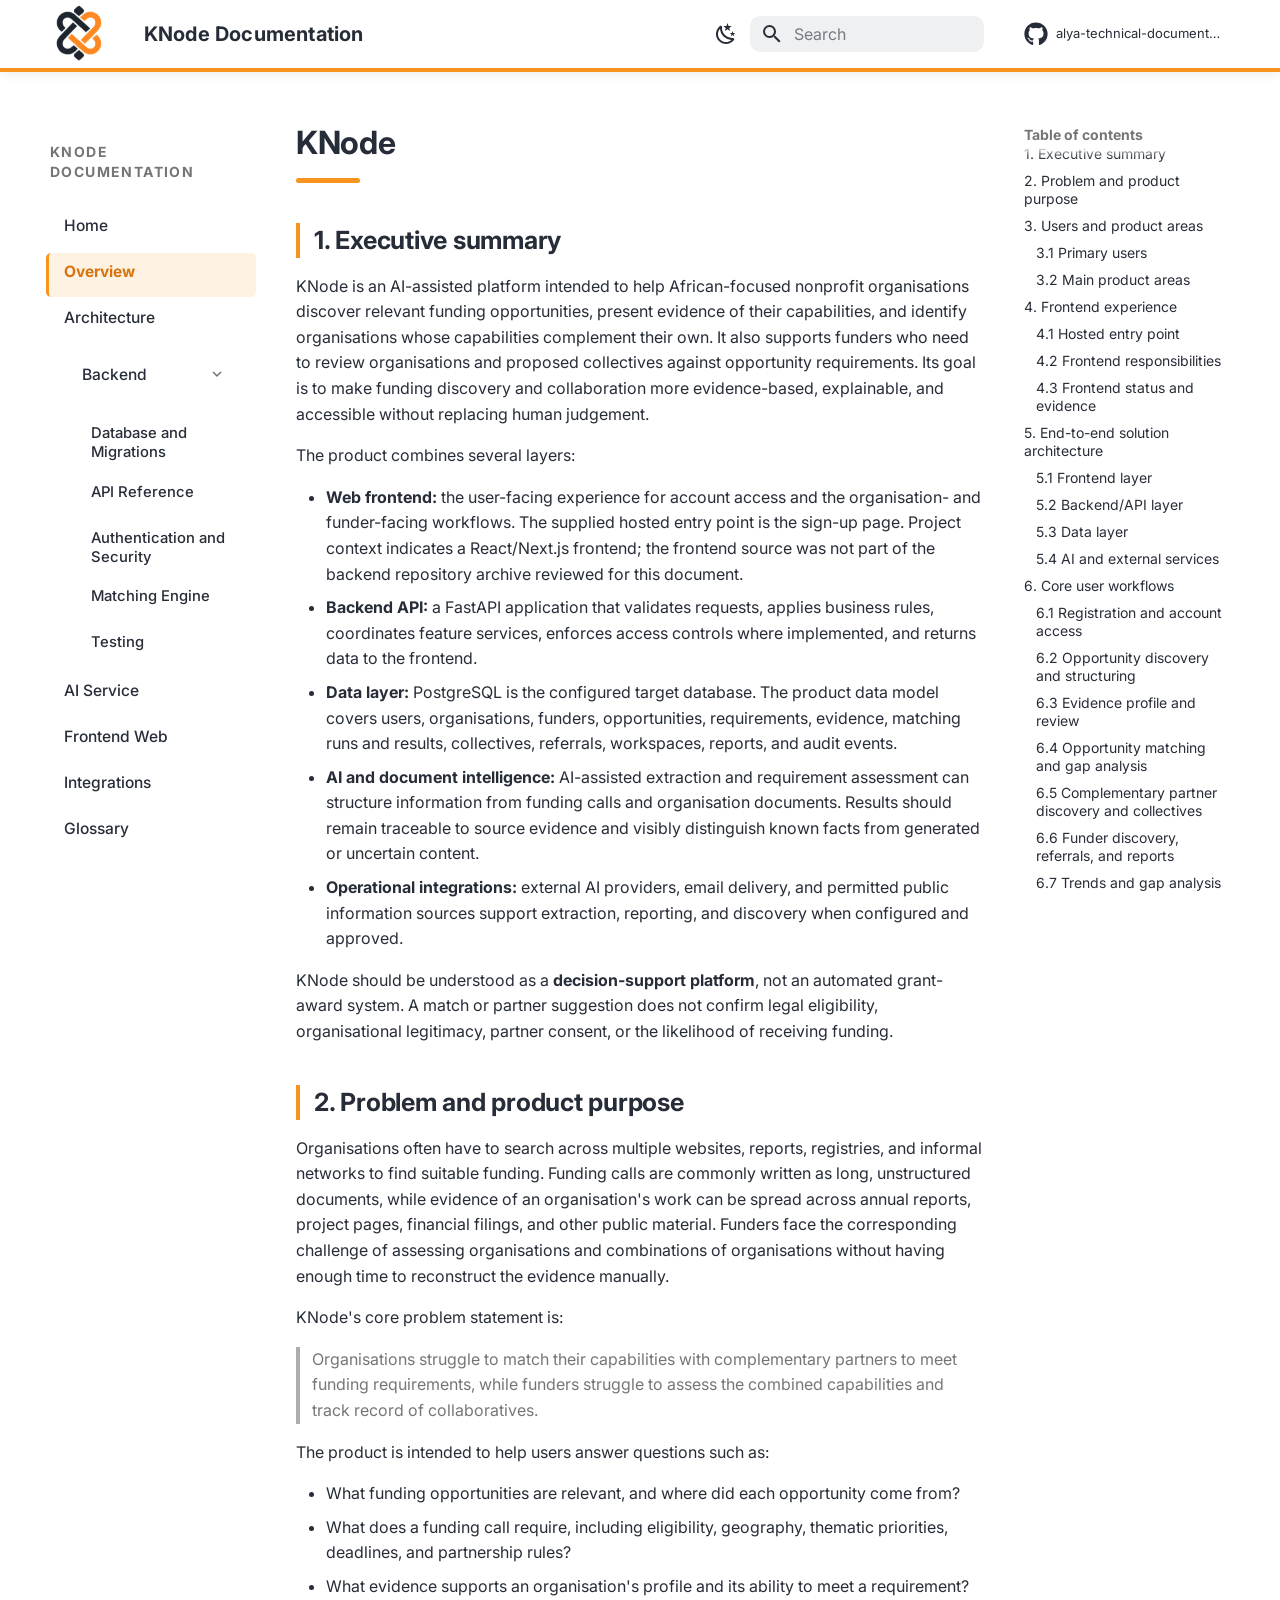
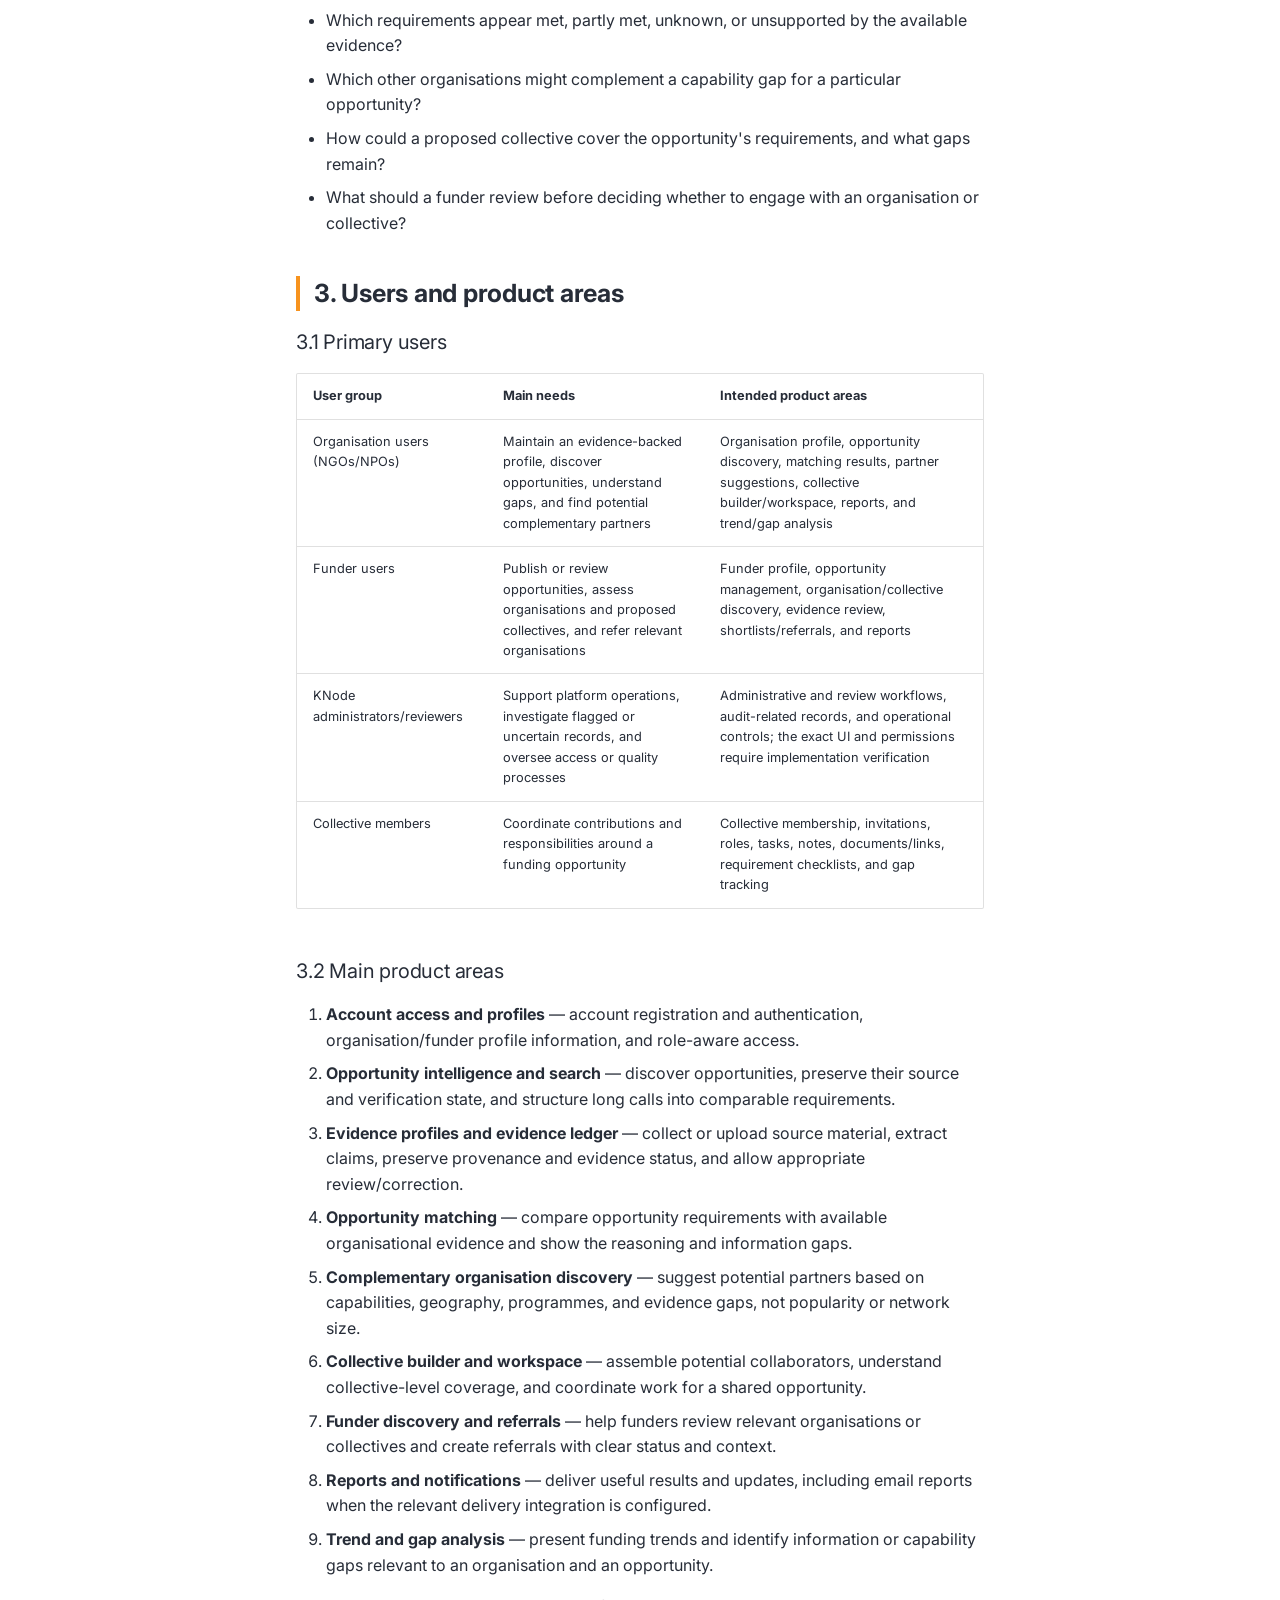
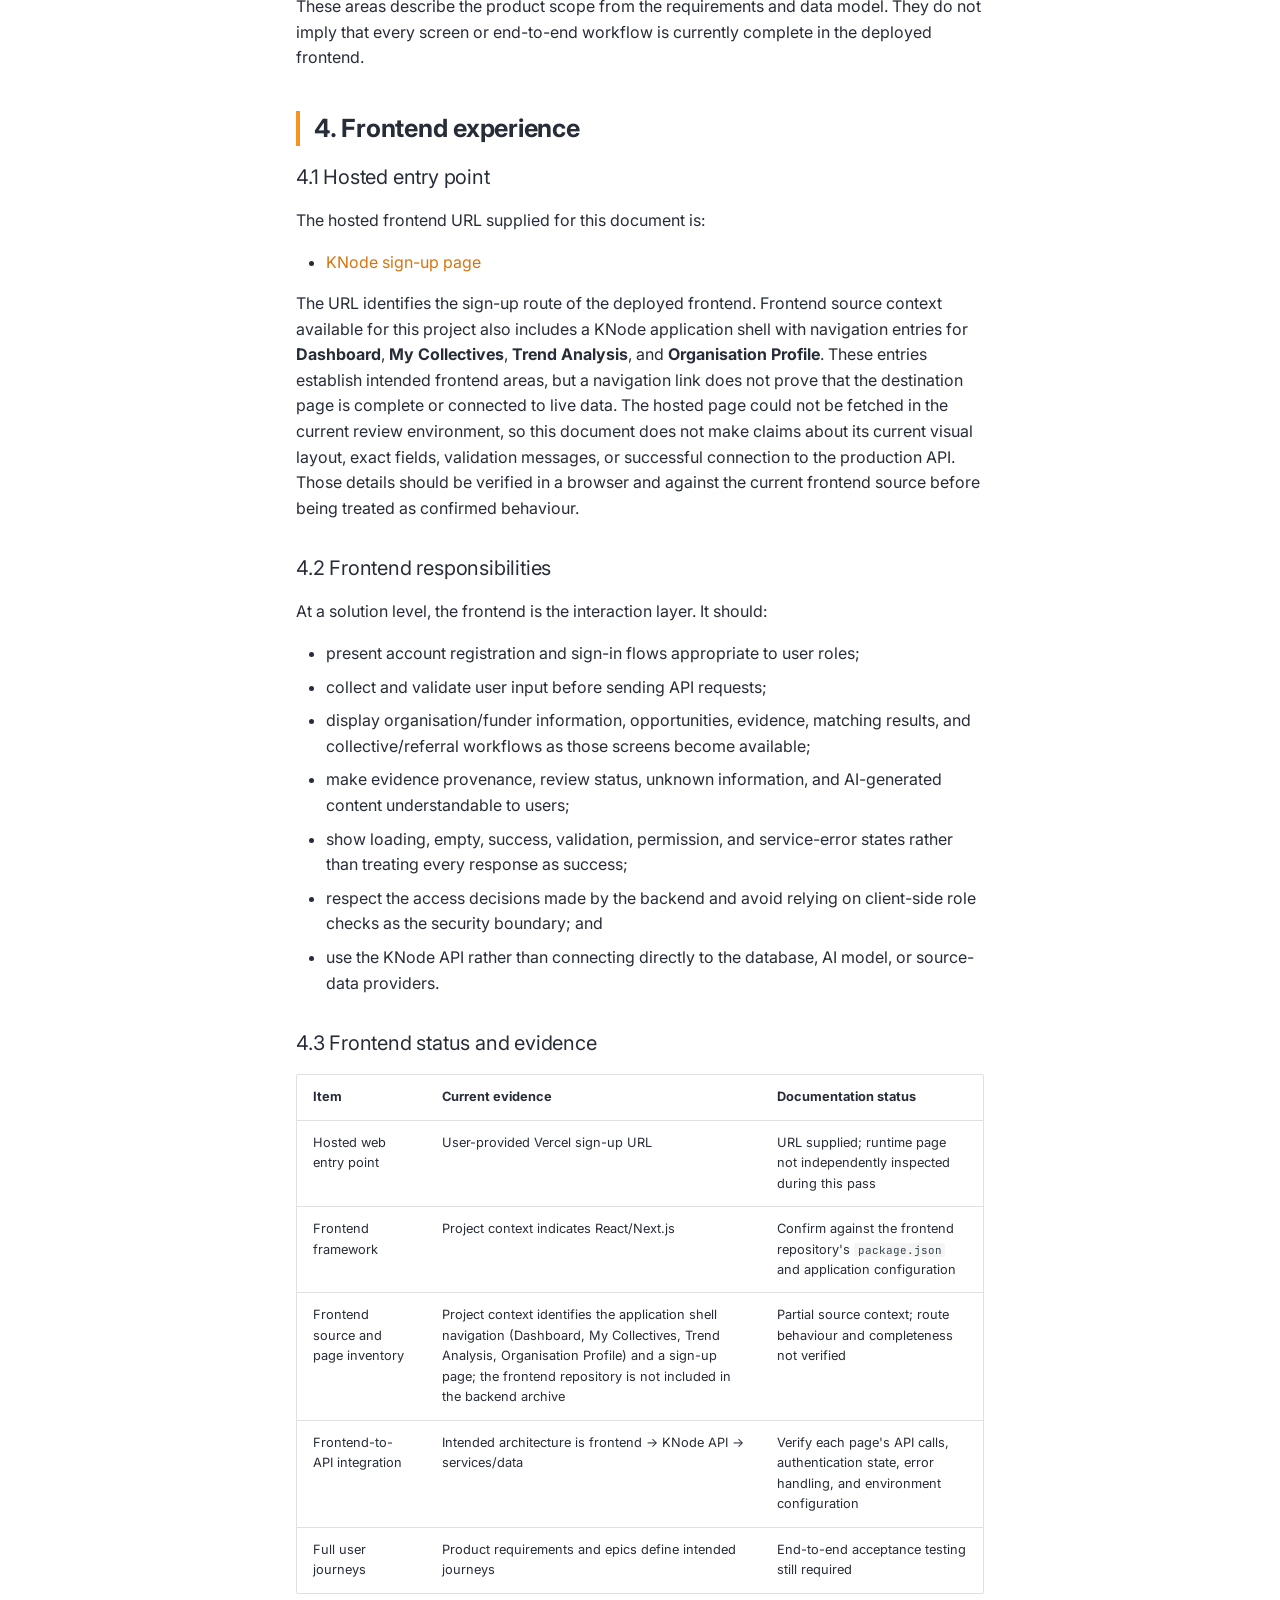
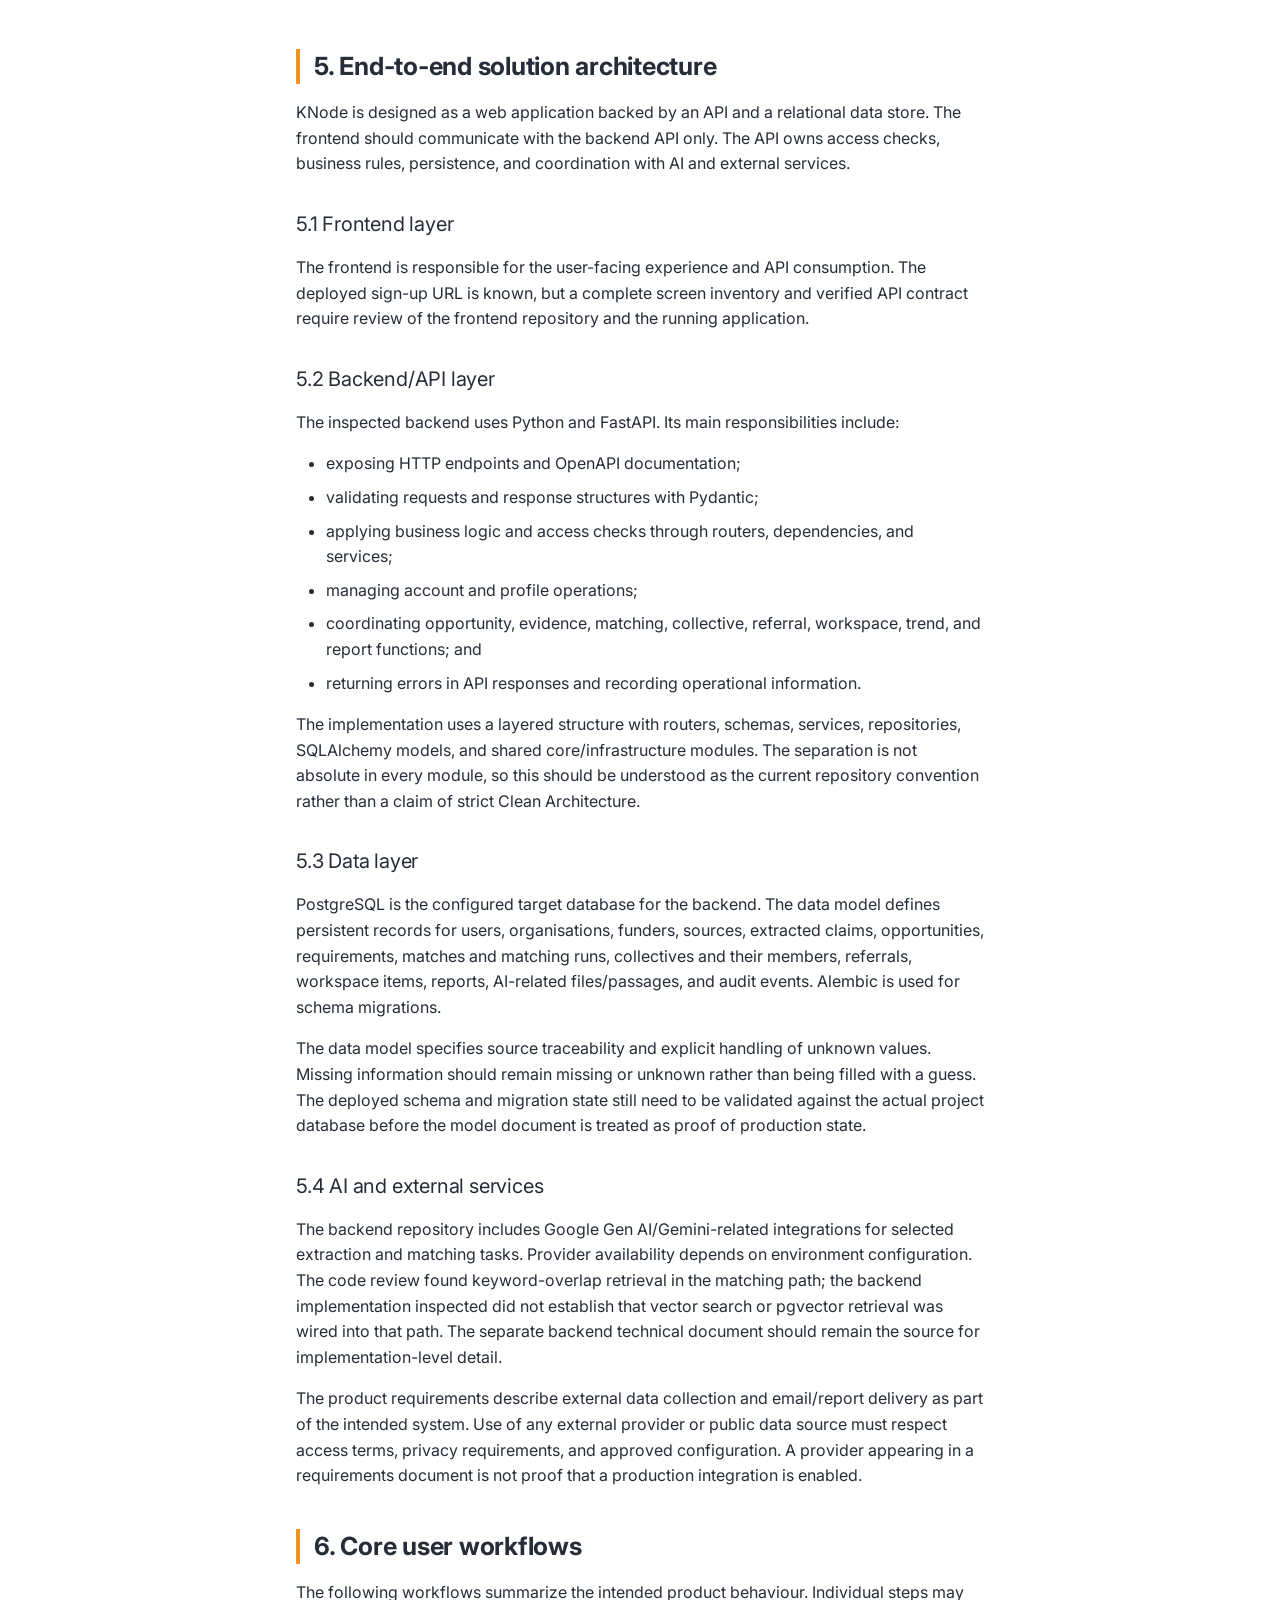
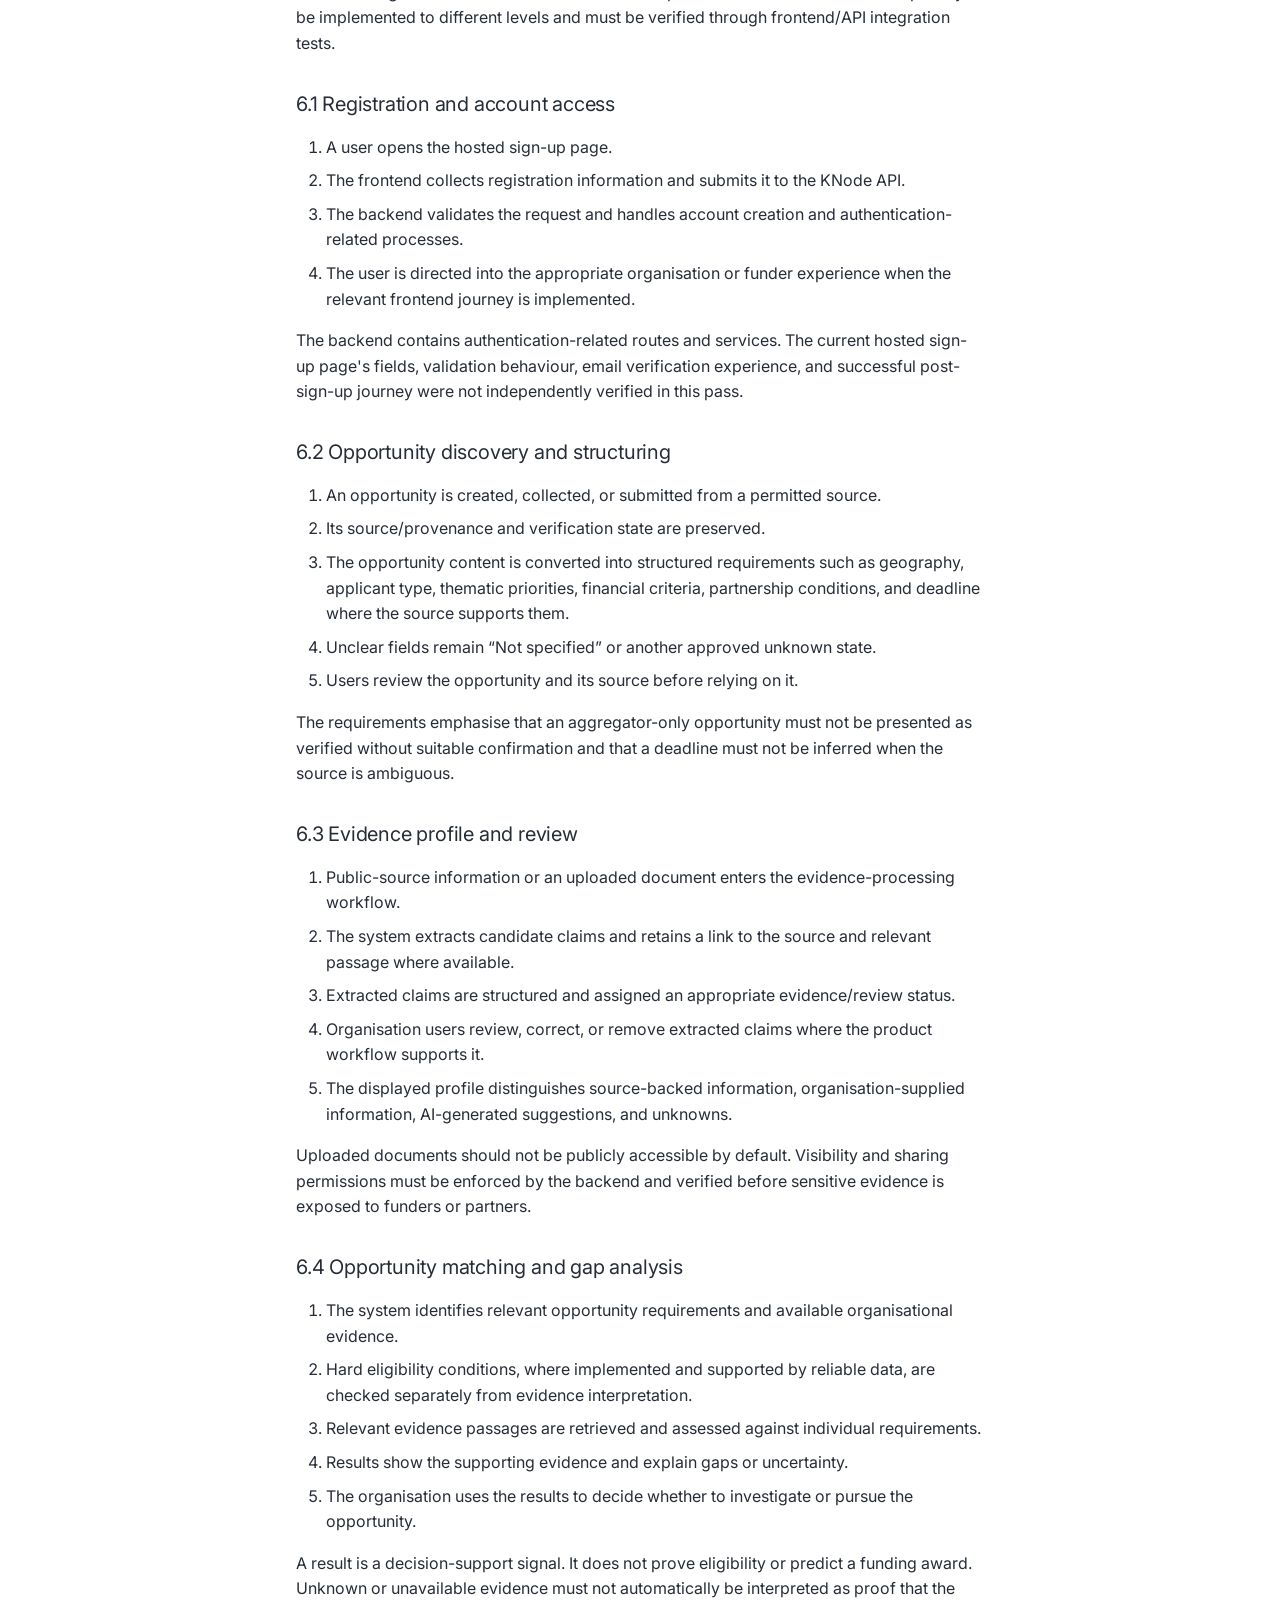
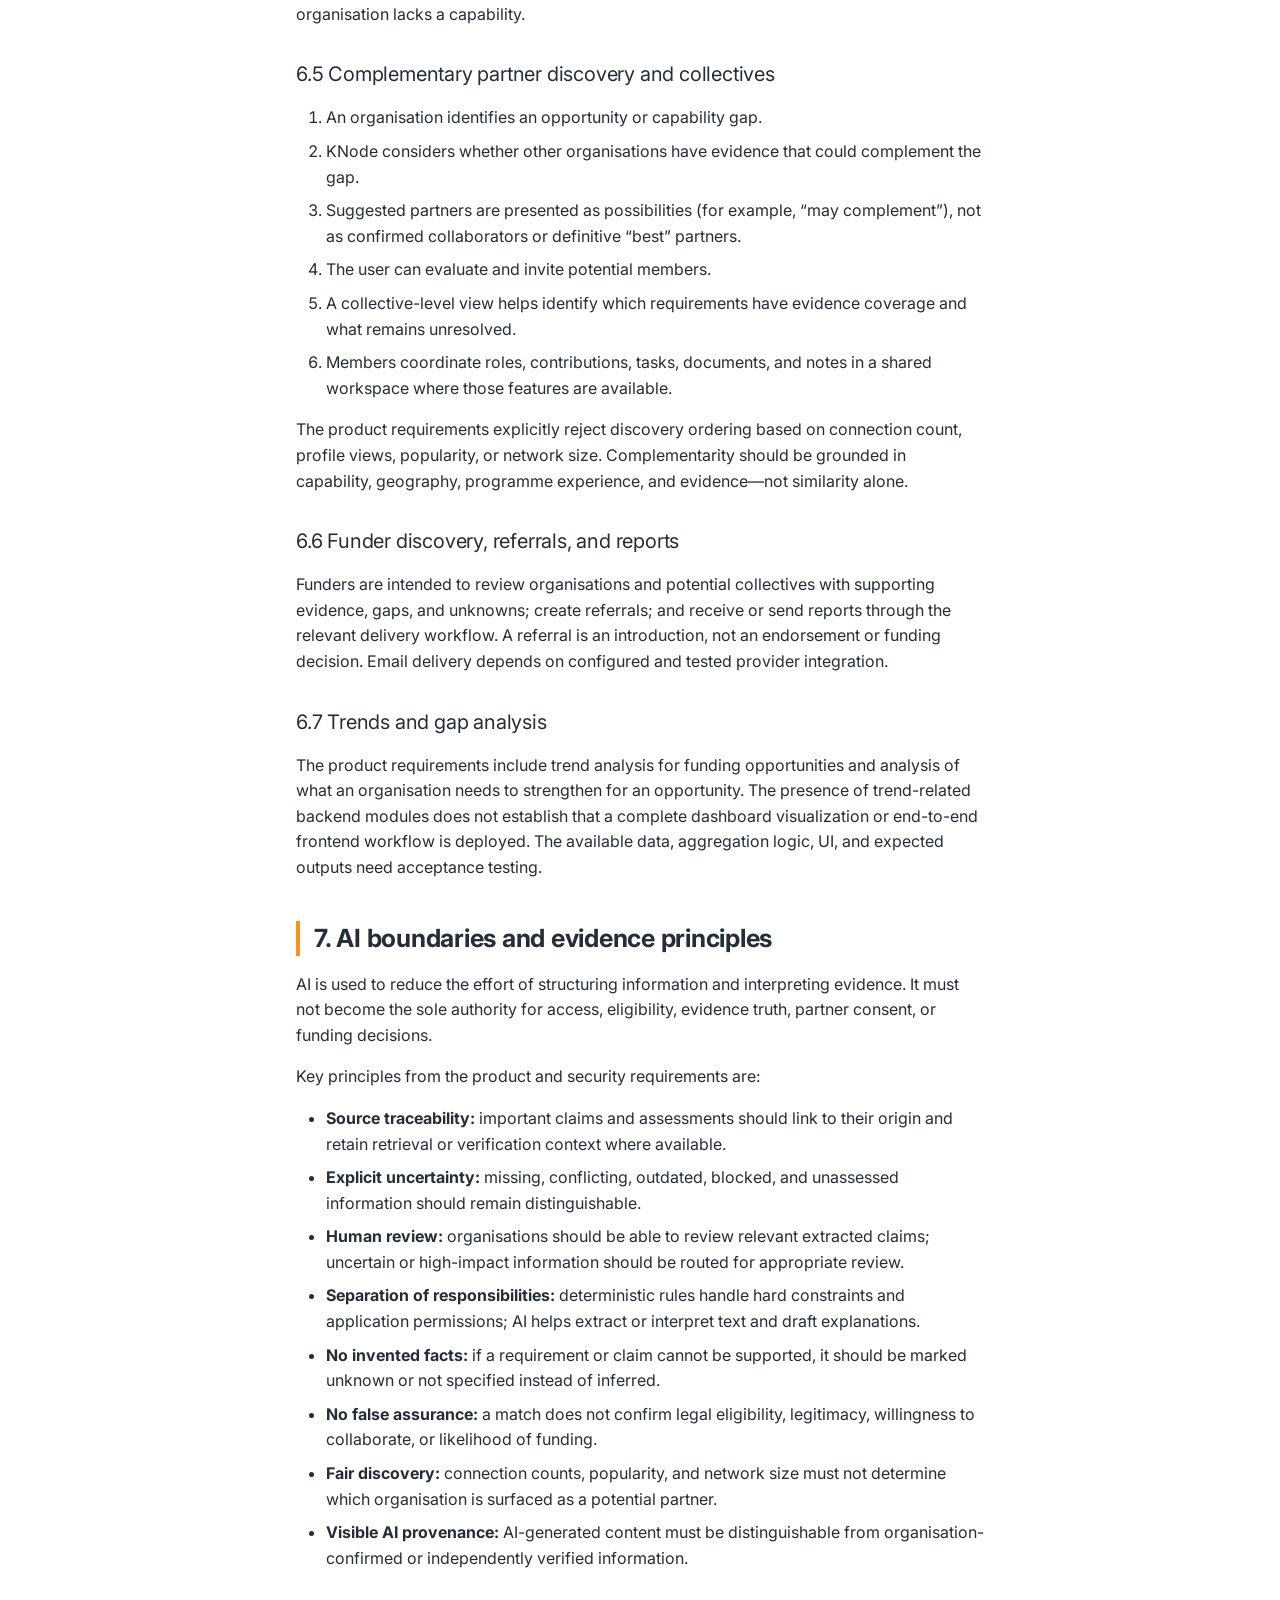
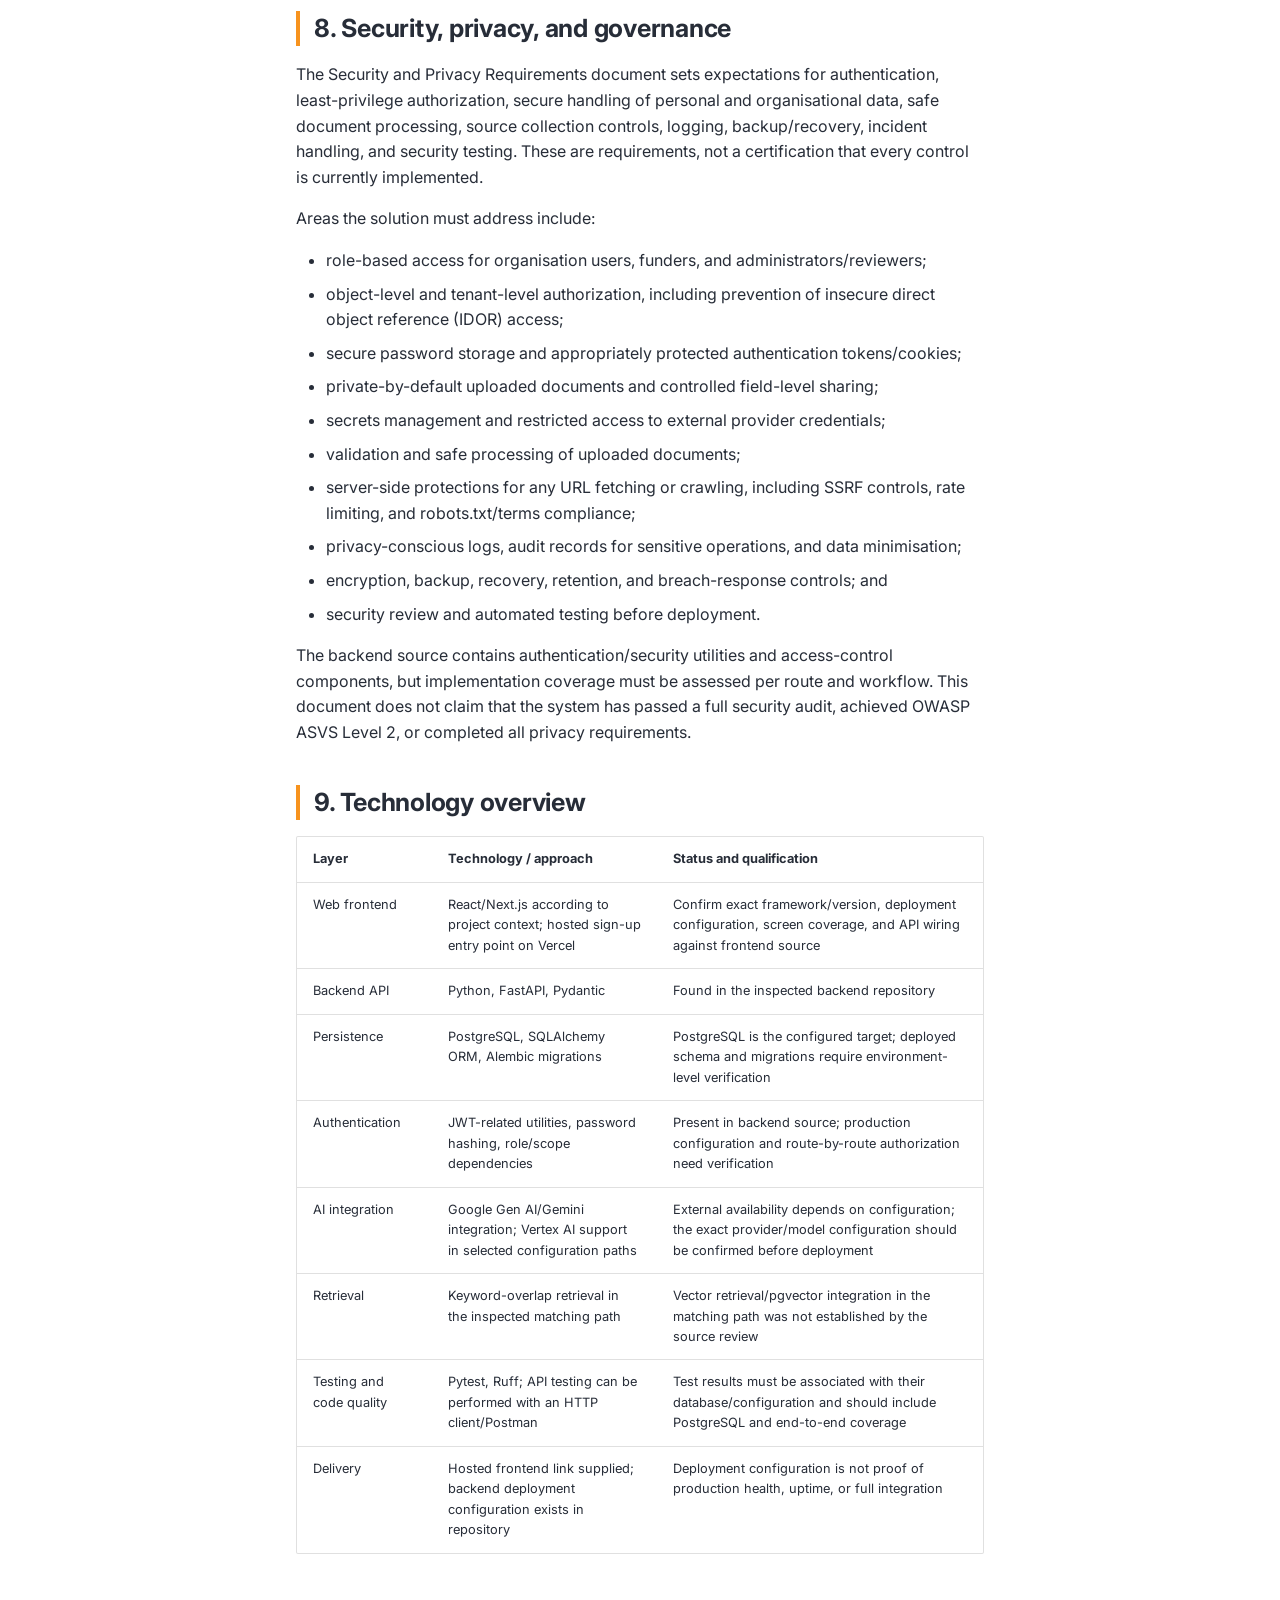
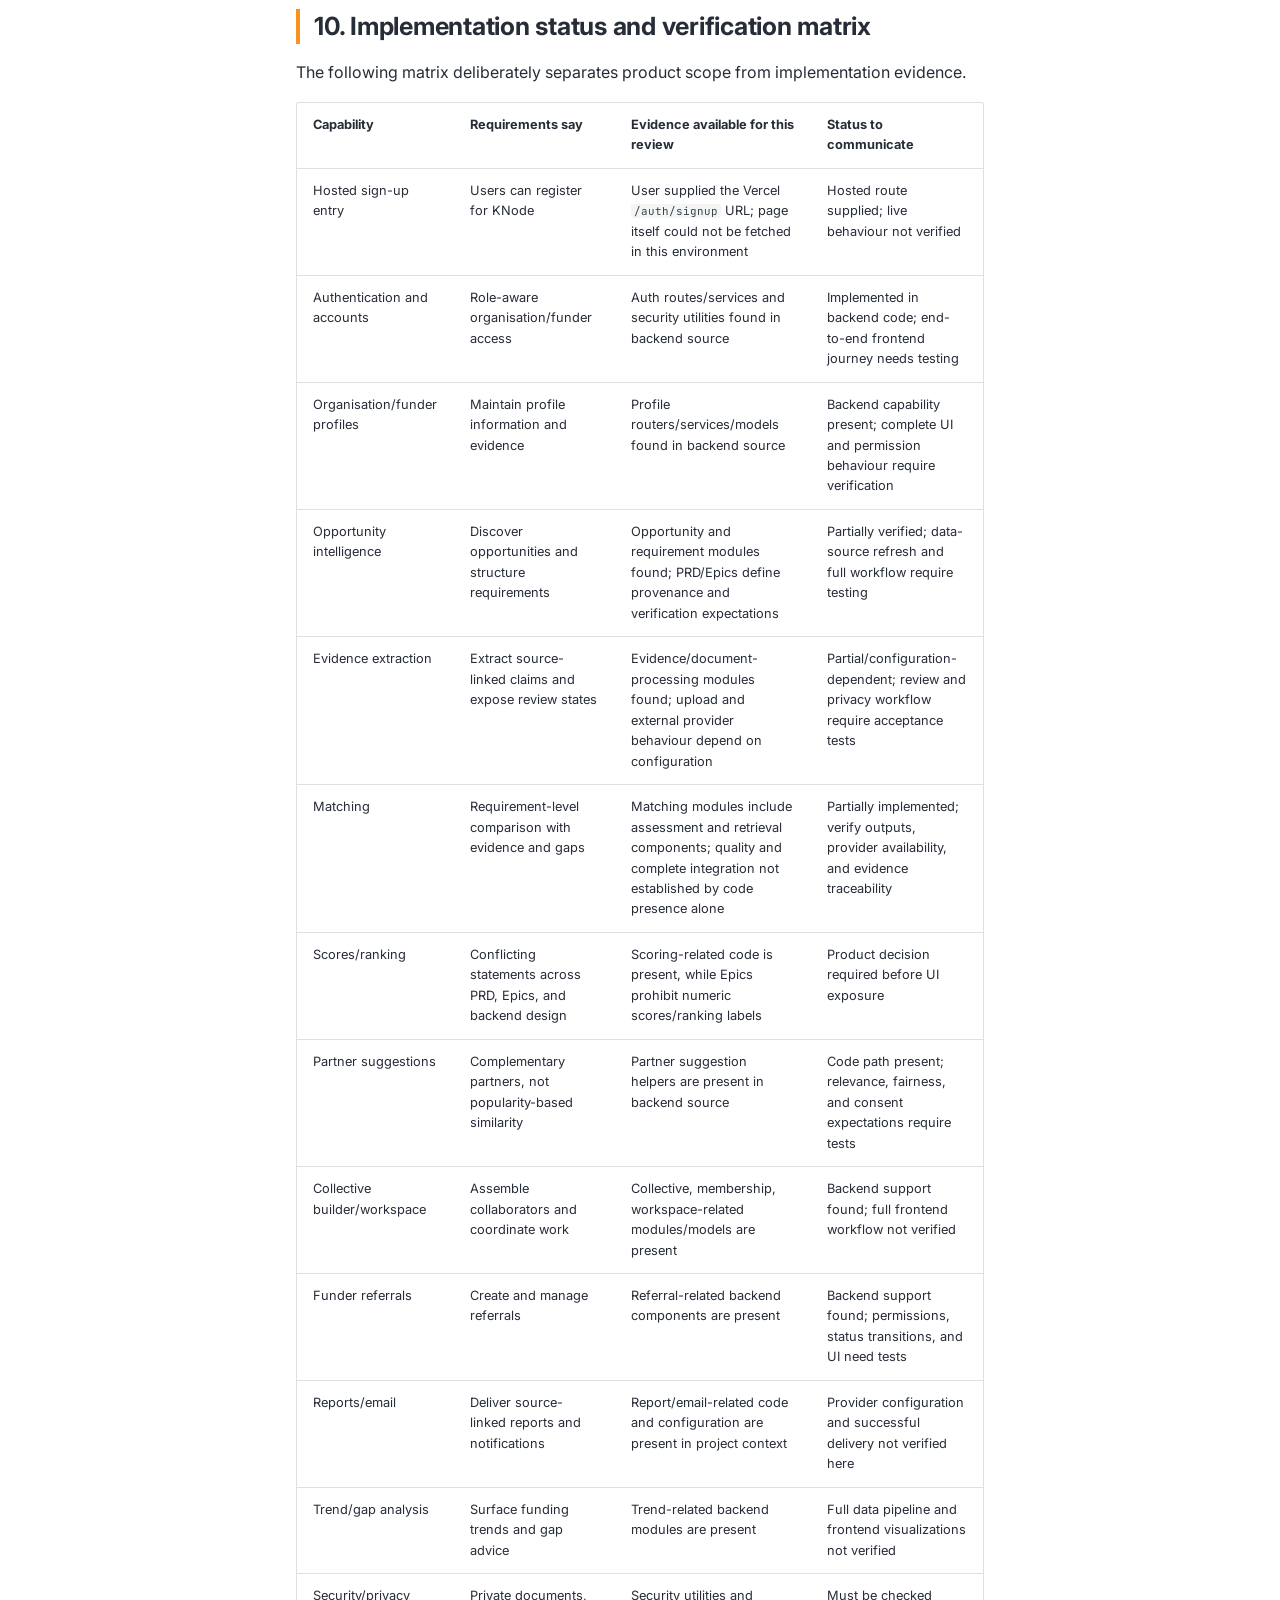
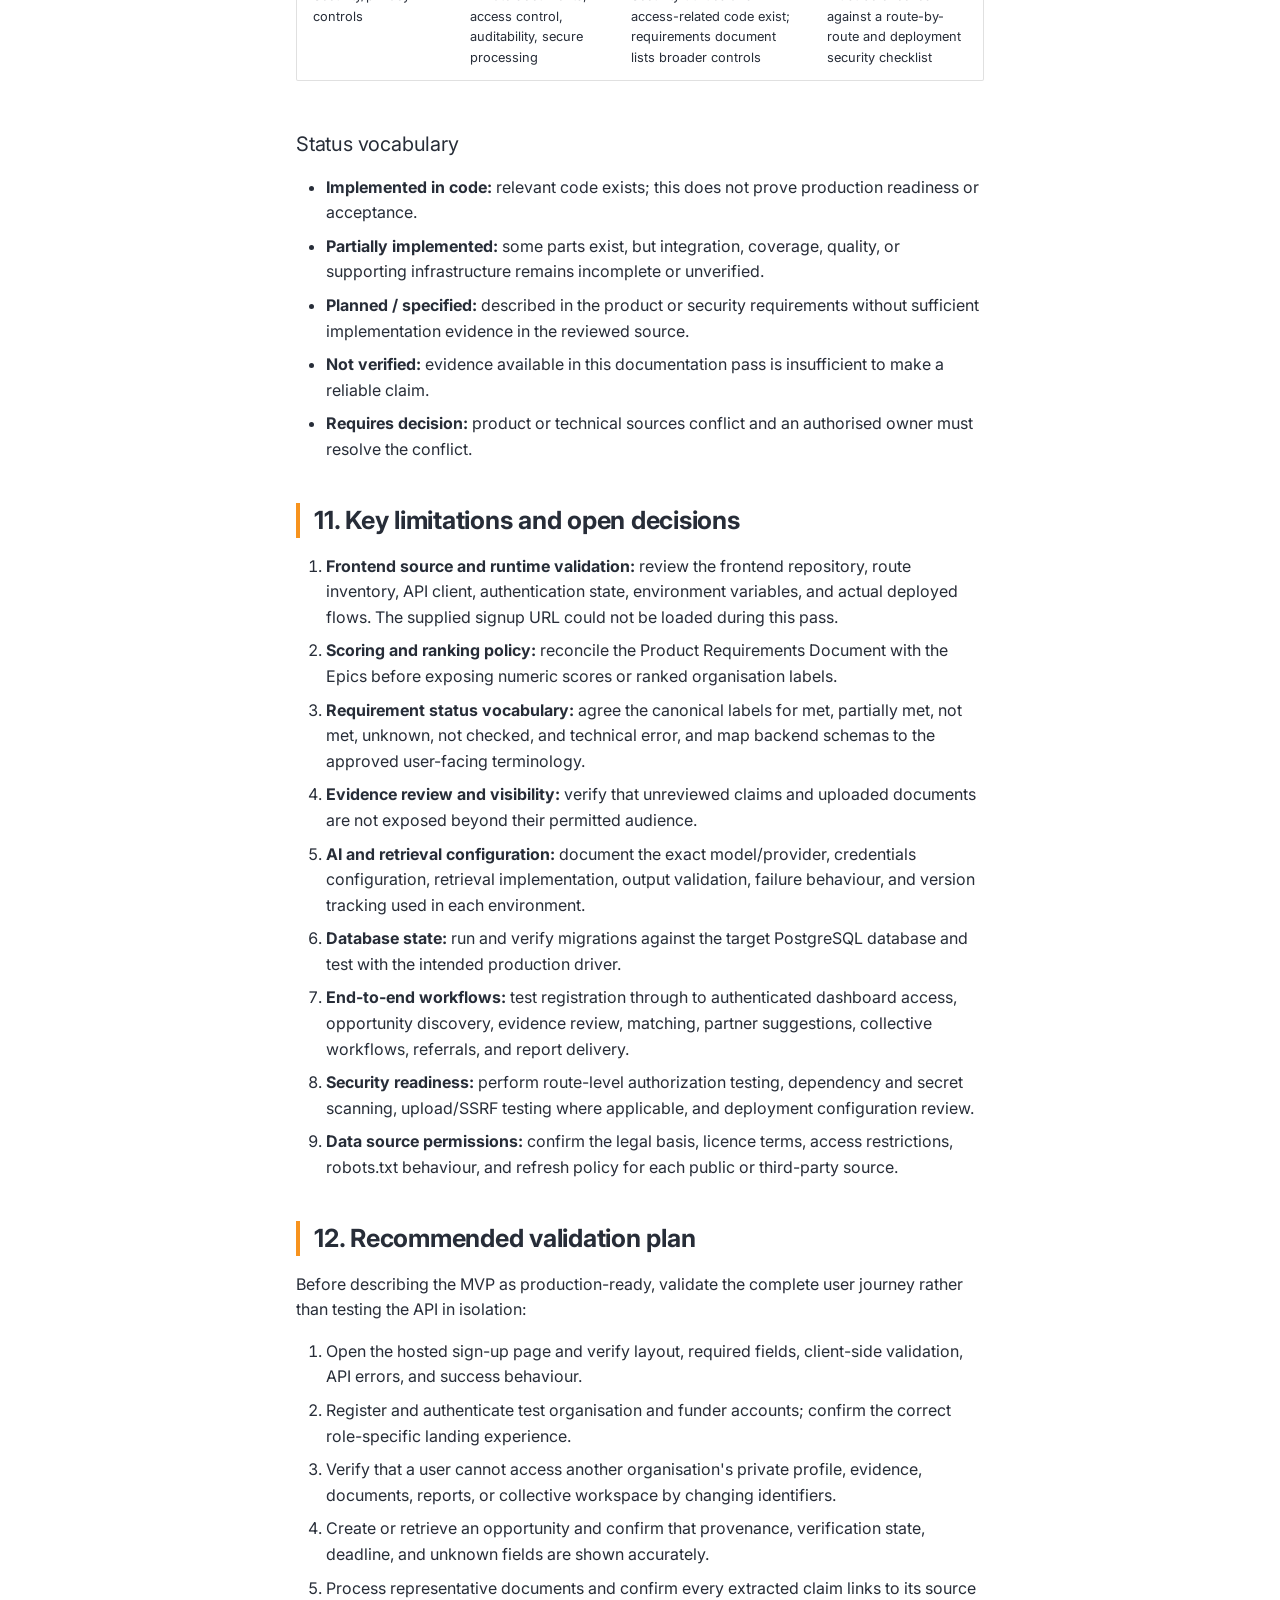
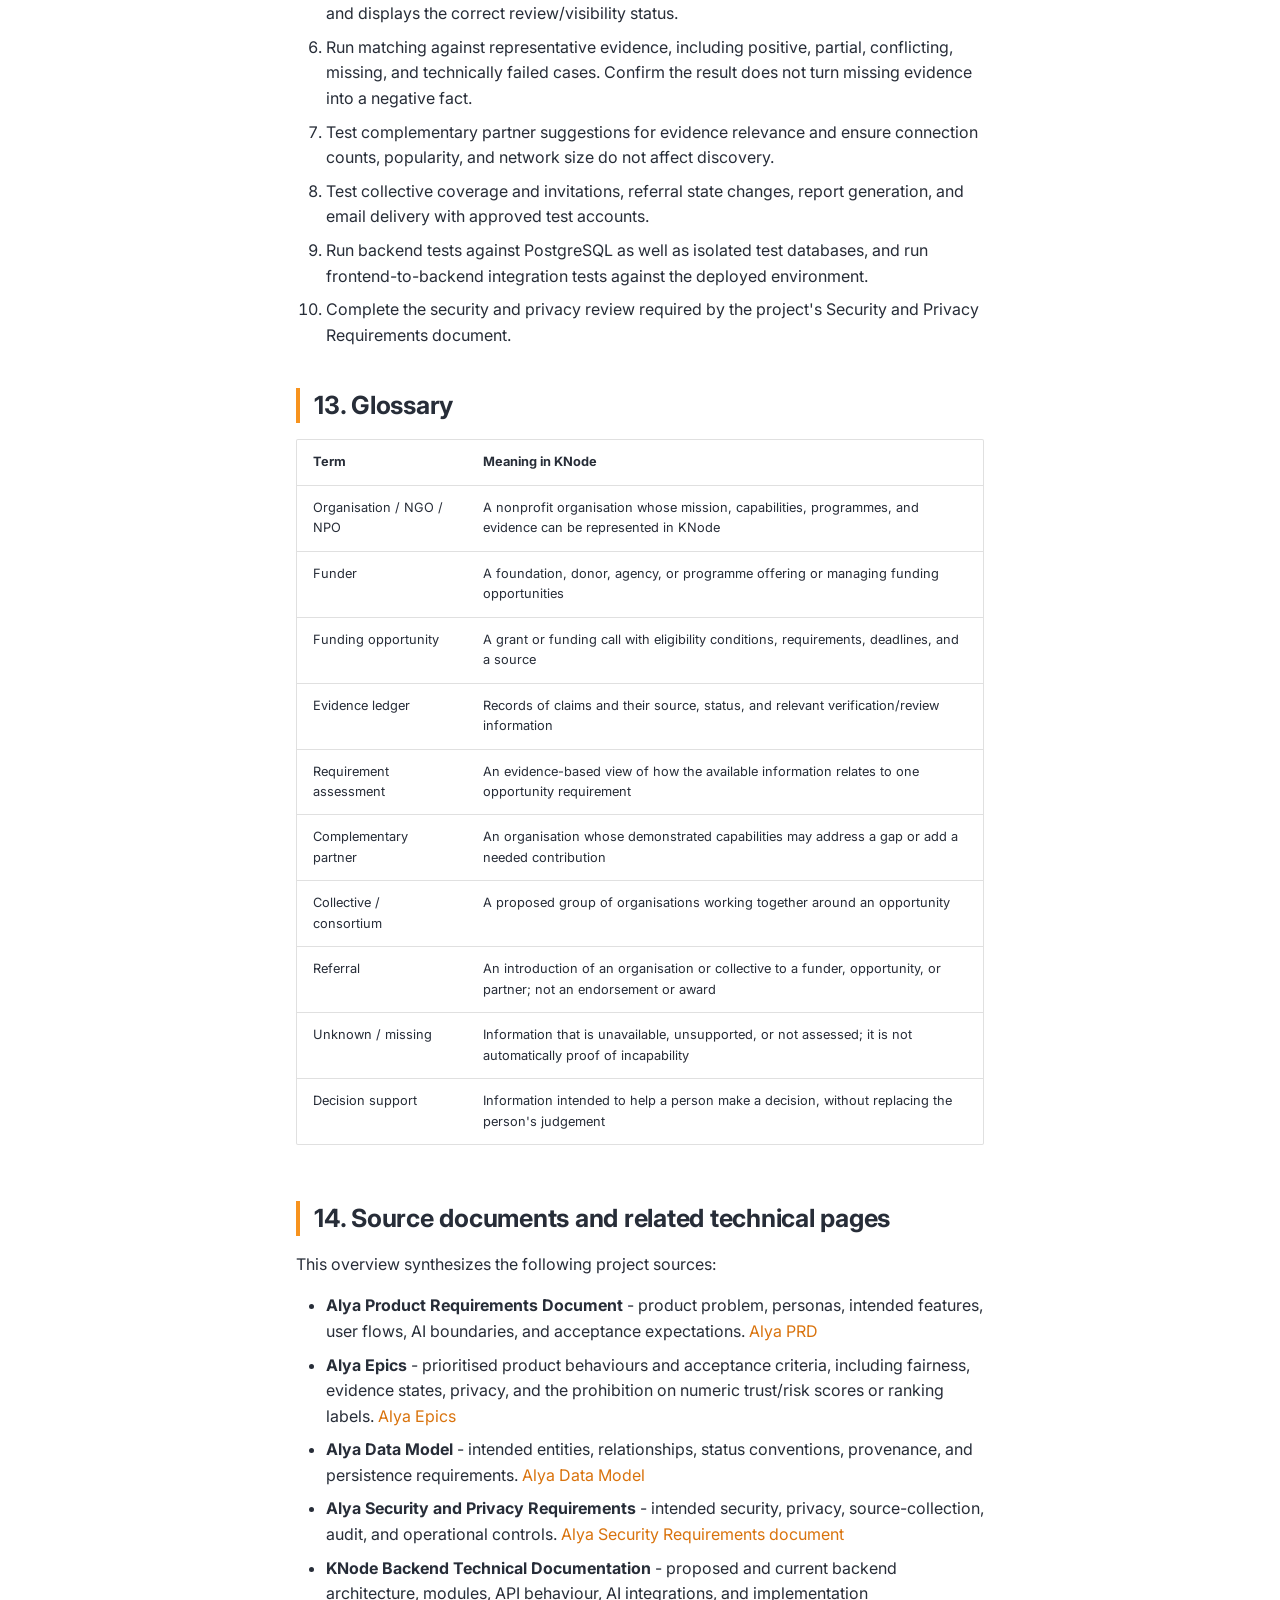
<file: overview/index.html>
<!DOCTYPE html><html lang="en" class="no-js"><head>
    
      <meta charset="utf-8">
      <meta name="viewport" content="width=device-width,initial-scale=1">
      
        <meta name="description" content="Technical documentation for KNode, an evidence-based matchmaking platform connecting African NGOs, collectives and funders.">
      
      
      
        <link rel="canonical" href="https://akirachix.github.io/alya-technical-documentation/overview/">
      
      
        <link rel="prev" href="..">
      
      
        <link rel="next" href="../architecture/">
      
      
        
      
      
      <link rel="icon" href="../assets/brand/knode-logo-light.png">
      <meta name="generator" content="mkdocs-1.6.1, mkdocs-material-9.7.7">
    
    
      
        <title>Overview - KNode Documentation</title>
      
    
    
      <link rel="stylesheet" href="../assets/stylesheets/main.ec1eaa64.min.css">
      
        
        <link rel="stylesheet" href="../assets/stylesheets/palette.ab4e12ef.min.css">
      
      


    
    
      
    
    
      
        
        
        <link rel="preconnect" href="https://fonts.gstatic.com" crossorigin="">
        <link rel="stylesheet" href="https://fonts.googleapis.com/css?family=Inter:300,300i,400,400i,700,700i%7CJetBrains+Mono:400,400i,700,700i&amp;display=fallback">
        <style>:root{--md-text-font:"Inter";--md-code-font:"JetBrains Mono"}</style>
      
    
    
      <link rel="stylesheet" href="../stylesheets/extra.css">
    
    <script>__md_scope=new URL("..",location),__md_hash=e=>[...e].reduce(((e,_)=>(e<<5)-e+_.charCodeAt(0)),0),__md_get=(e,_=localStorage,t=__md_scope)=>JSON.parse(_.getItem(t.pathname+"."+e)),__md_set=(e,_,t=localStorage,a=__md_scope)=>{try{t.setItem(a.pathname+"."+e,JSON.stringify(_))}catch(e){}}</script>
    
      

    
    
  <link href="../assets/stylesheets/glightbox.min.css" rel="stylesheet"><script src="../assets/javascripts/glightbox.min.js"></script><style id="glightbox-style">
            html.glightbox-open { overflow: initial; height: 100%; }
            .gslide-title { margin-top: 0px; user-select: text; }
            .gslide-desc { color: #666; user-select: text; }
            .gslide-image img { background: white; }
            .gscrollbar-fixer { padding-right: 15px; }
            .gdesc-inner { font-size: 0.75rem; }
            body[data-md-color-scheme="slate"] .gdesc-inner { background: var(--md-default-bg-color); }
            body[data-md-color-scheme="slate"] .gslide-title { color: var(--md-default-fg-color); }
            body[data-md-color-scheme="slate"] .gslide-desc { color: var(--md-default-fg-color); }
        </style></head>
  
  
    
    
      
    
    
    
    
    <body dir="ltr" data-md-color-scheme="default" data-md-color-primary="custom" data-md-color-accent="custom">
  
    
    <input class="md-toggle" data-md-toggle="drawer" type="checkbox" id="__drawer" autocomplete="off">
    <input class="md-toggle" data-md-toggle="search" type="checkbox" id="__search" autocomplete="off">
    <label class="md-overlay" for="__drawer"></label>
    <div data-md-component="skip">
      
        
        <a href="#knode" class="md-skip">
          Skip to content
        </a>
      
    </div>
    <div data-md-component="announce">
      
    </div>
    
    
      

  

<header class="md-header md-header--shadow" data-md-component="header">
  <nav class="md-header__inner md-grid" aria-label="Header">
    <a href=".." title="KNode Documentation" class="md-header__button md-logo" aria-label="KNode Documentation" data-md-component="logo">
      
  <img src="../assets/brand/knode-logo-light.png" alt="logo">

    </a>
    <label class="md-header__button md-icon" for="__drawer">
      
      <svg xmlns="http://www.w3.org/2000/svg" viewBox="0 0 24 24"><path d="M3 6h18v2H3zm0 5h18v2H3zm0 5h18v2H3z"></path></svg>
    </label>
    <div class="md-header__title" data-md-component="header-title">
      <div class="md-header__ellipsis">
        <div class="md-header__topic">
          <span class="md-ellipsis">
            KNode Documentation
          </span>
        </div>
        <div class="md-header__topic" data-md-component="header-topic">
          <span class="md-ellipsis">
            
              Overview
            
          </span>
        </div>
      </div>
    </div>
    
      
        <form class="md-header__option" data-md-component="palette">
  
    
    
    
    <input class="md-option" data-md-color-media="" data-md-color-scheme="default" data-md-color-primary="custom" data-md-color-accent="custom" aria-label="Switch to dark mode" type="radio" name="__palette" id="__palette_0">
    
      <label class="md-header__button md-icon" title="Switch to dark mode" for="__palette_1" hidden="">
        <svg xmlns="http://www.w3.org/2000/svg" viewBox="0 0 24 24"><path d="m17.75 4.09-2.53 1.94.91 3.06-2.63-1.81-2.63 1.81.91-3.06-2.53-1.94L12.44 4l1.06-3 1.06 3zm3.5 6.91-1.64 1.25.59 1.98-1.7-1.17-1.7 1.17.59-1.98L15.75 11l2.06-.05L18.5 9l.69 1.95zm-2.28 4.95c.83-.08 1.72 1.1 1.19 1.85-.32.45-.66.87-1.08 1.27C15.17 23 8.84 23 4.94 19.07c-3.91-3.9-3.91-10.24 0-14.14.4-.4.82-.76 1.27-1.08.75-.53 1.93.36 1.85 1.19-.27 2.86.69 5.83 2.89 8.02a9.96 9.96 0 0 0 8.02 2.89m-1.64 2.02a12.08 12.08 0 0 1-7.8-3.47c-2.17-2.19-3.33-5-3.49-7.82-2.81 3.14-2.7 7.96.31 10.98 3.02 3.01 7.84 3.12 10.98.31"></path></svg>
      </label>
    
  
    
    
    
    <input class="md-option" data-md-color-media="" data-md-color-scheme="slate" data-md-color-primary="custom" data-md-color-accent="custom" aria-label="Switch to light mode" type="radio" name="__palette" id="__palette_1">
    
      <label class="md-header__button md-icon" title="Switch to light mode" for="__palette_0" hidden="">
        <svg xmlns="http://www.w3.org/2000/svg" viewBox="0 0 24 24"><path d="M12 7a5 5 0 0 1 5 5 5 5 0 0 1-5 5 5 5 0 0 1-5-5 5 5 0 0 1 5-5m0 2a3 3 0 0 0-3 3 3 3 0 0 0 3 3 3 3 0 0 0 3-3 3 3 0 0 0-3-3m0-7 2.39 3.42C13.65 5.15 12.84 5 12 5s-1.65.15-2.39.42zM3.34 7l4.16-.35A7.2 7.2 0 0 0 5.94 8.5c-.44.74-.69 1.5-.83 2.29zm.02 10 1.76-3.77a7.131 7.131 0 0 0 2.38 4.14zM20.65 7l-1.77 3.79a7.02 7.02 0 0 0-2.38-4.15zm-.01 10-4.14.36c.59-.51 1.12-1.14 1.54-1.86.42-.73.69-1.5.83-2.29zM12 22l-2.41-3.44c.74.27 1.55.44 2.41.44.82 0 1.63-.17 2.37-.44z"></path></svg>
      </label>
    
  
</form>
      
    
    
      <script>var palette=__md_get("__palette");if(palette&&palette.color){if("(prefers-color-scheme)"===palette.color.media){var media=matchMedia("(prefers-color-scheme: light)"),input=document.querySelector(media.matches?"[data-md-color-media='(prefers-color-scheme: light)']":"[data-md-color-media='(prefers-color-scheme: dark)']");palette.color.media=input.getAttribute("data-md-color-media"),palette.color.scheme=input.getAttribute("data-md-color-scheme"),palette.color.primary=input.getAttribute("data-md-color-primary"),palette.color.accent=input.getAttribute("data-md-color-accent")}for(var[key,value]of Object.entries(palette.color))document.body.setAttribute("data-md-color-"+key,value)}</script>
    
    
    
      
      
        <label class="md-header__button md-icon" for="__search">
          
          <svg xmlns="http://www.w3.org/2000/svg" viewBox="0 0 24 24"><path d="M9.5 3A6.5 6.5 0 0 1 16 9.5c0 1.61-.59 3.09-1.56 4.23l.27.27h.79l5 5-1.5 1.5-5-5v-.79l-.27-.27A6.52 6.52 0 0 1 9.5 16 6.5 6.5 0 0 1 3 9.5 6.5 6.5 0 0 1 9.5 3m0 2C7 5 5 7 5 9.5S7 14 9.5 14 14 12 14 9.5 12 5 9.5 5"></path></svg>
        </label>
        <div class="md-search" data-md-component="search" role="dialog">
  <label class="md-search__overlay" for="__search"></label>
  <div class="md-search__inner" role="search">
    <form class="md-search__form" name="search">
      <input type="text" class="md-search__input" name="query" aria-label="Search" placeholder="Search" autocapitalize="off" autocorrect="off" autocomplete="off" spellcheck="false" data-md-component="search-query" required="">
      <label class="md-search__icon md-icon" for="__search">
        
        <svg xmlns="http://www.w3.org/2000/svg" viewBox="0 0 24 24"><path d="M9.5 3A6.5 6.5 0 0 1 16 9.5c0 1.61-.59 3.09-1.56 4.23l.27.27h.79l5 5-1.5 1.5-5-5v-.79l-.27-.27A6.52 6.52 0 0 1 9.5 16 6.5 6.5 0 0 1 3 9.5 6.5 6.5 0 0 1 9.5 3m0 2C7 5 5 7 5 9.5S7 14 9.5 14 14 12 14 9.5 12 5 9.5 5"></path></svg>
        
        <svg xmlns="http://www.w3.org/2000/svg" viewBox="0 0 24 24"><path d="M20 11v2H8l5.5 5.5-1.42 1.42L4.16 12l7.92-7.92L13.5 5.5 8 11z"></path></svg>
      </label>
      <nav class="md-search__options" aria-label="Search">
        
        <button type="reset" class="md-search__icon md-icon" title="Clear" aria-label="Clear" tabindex="-1">
          
          <svg xmlns="http://www.w3.org/2000/svg" viewBox="0 0 24 24"><path d="M19 6.41 17.59 5 12 10.59 6.41 5 5 6.41 10.59 12 5 17.59 6.41 19 12 13.41 17.59 19 19 17.59 13.41 12z"></path></svg>
        </button>
      </nav>
      
        <div class="md-search__suggest" data-md-component="search-suggest"></div>
      
    </form>
    <div class="md-search__output">
      <div class="md-search__scrollwrap" tabindex="0" data-md-scrollfix="">
        <div class="md-search-result" data-md-component="search-result">
          <div class="md-search-result__meta">
            Initializing search
          </div>
          <ol class="md-search-result__list" role="presentation"></ol>
        </div>
      </div>
    </div>
  </div>
</div>
      
    
    
      <div class="md-header__source">
        <a href="https://github.com/akirachix/alya-technical-documentation" title="Go to repository" class="md-source" data-md-component="source">
  <div class="md-source__icon md-icon">
    
    <svg xmlns="http://www.w3.org/2000/svg" viewBox="0 0 512 512"><!--! Font Awesome Free 7.1.0 by @fontawesome - https://fontawesome.com License - https://fontawesome.com/license/free (Icons: CC BY 4.0, Fonts: SIL OFL 1.1, Code: MIT License) Copyright 2025 Fonticons, Inc.--><path d="M173.9 397.4c0 2-2.3 3.6-5.2 3.6-3.3.3-5.6-1.3-5.6-3.6 0-2 2.3-3.6 5.2-3.6 3-.3 5.6 1.3 5.6 3.6m-31.1-4.5c-.7 2 1.3 4.3 4.3 4.9 2.6 1 5.6 0 6.2-2s-1.3-4.3-4.3-5.2c-2.6-.7-5.5.3-6.2 2.3m44.2-1.7c-2.9.7-4.9 2.6-4.6 4.9.3 2 2.9 3.3 5.9 2.6 2.9-.7 4.9-2.6 4.6-4.6-.3-1.9-3-3.2-5.9-2.9M252.8 8C114.1 8 8 113.3 8 252c0 110.9 69.8 205.8 169.5 239.2 12.8 2.3 17.3-5.6 17.3-12.1 0-6.2-.3-40.4-.3-61.4 0 0-70 15-84.7-29.8 0 0-11.4-29.1-27.8-36.6 0 0-22.9-15.7 1.6-15.4 0 0 24.9 2 38.6 25.8 21.9 38.6 58.6 27.5 72.9 20.9 2.3-16 8.8-27.1 16-33.7-55.9-6.2-112.3-14.3-112.3-110.5 0-27.5 7.6-41.3 23.6-58.9-2.6-6.5-11.1-33.3 2.6-67.9 20.9-6.5 69 27 69 27 20-5.6 41.5-8.5 62.8-8.5s42.8 2.9 62.8 8.5c0 0 48.1-33.6 69-27 13.7 34.7 5.2 61.4 2.6 67.9 16 17.7 25.8 31.5 25.8 58.9 0 96.5-58.9 104.2-114.8 110.5 9.2 7.9 17 22.9 17 46.4 0 33.7-.3 75.4-.3 83.6 0 6.5 4.6 14.4 17.3 12.1C436.2 457.8 504 362.9 504 252 504 113.3 391.5 8 252.8 8M105.2 352.9c-1.3 1-1 3.3.7 5.2 1.6 1.6 3.9 2.3 5.2 1 1.3-1 1-3.3-.7-5.2-1.6-1.6-3.9-2.3-5.2-1m-10.8-8.1c-.7 1.3.3 2.9 2.3 3.9 1.6 1 3.6.7 4.3-.7.7-1.3-.3-2.9-2.3-3.9-2-.6-3.6-.3-4.3.7m32.4 35.6c-1.6 1.3-1 4.3 1.3 6.2 2.3 2.3 5.2 2.6 6.5 1 1.3-1.3.7-4.3-1.3-6.2-2.2-2.3-5.2-2.6-6.5-1m-11.4-14.7c-1.6 1-1.6 3.6 0 5.9s4.3 3.3 5.6 2.3c1.6-1.3 1.6-3.9 0-6.2-1.4-2.3-4-3.3-5.6-2"></path></svg>
  </div>
  <div class="md-source__repository">
    alya-technical-documentation
  </div>
</a>
      </div>
    
  </nav>
  
</header>
    
    <div class="md-container" data-md-component="container">
      
      
        
          
        
      
      <main class="md-main" data-md-component="main">
        <div class="md-main__inner md-grid">
          
            
              
              <div class="md-sidebar md-sidebar--primary" data-md-component="sidebar" data-md-type="navigation">
                <div class="md-sidebar__scrollwrap">
                  <div class="md-sidebar__inner">
                    



<nav class="md-nav md-nav--primary" aria-label="Navigation" data-md-level="0">
  <label class="md-nav__title" for="__drawer">
    <a href=".." title="KNode Documentation" class="md-nav__button md-logo" aria-label="KNode Documentation" data-md-component="logo">
      
  <img src="../assets/brand/knode-logo-light.png" alt="logo">

    </a>
    KNode Documentation
  </label>
  
    <div class="md-nav__source">
      <a href="https://github.com/akirachix/alya-technical-documentation" title="Go to repository" class="md-source" data-md-component="source">
  <div class="md-source__icon md-icon">
    
    <svg xmlns="http://www.w3.org/2000/svg" viewBox="0 0 512 512"><!--! Font Awesome Free 7.1.0 by @fontawesome - https://fontawesome.com License - https://fontawesome.com/license/free (Icons: CC BY 4.0, Fonts: SIL OFL 1.1, Code: MIT License) Copyright 2025 Fonticons, Inc.--><path d="M173.9 397.4c0 2-2.3 3.6-5.2 3.6-3.3.3-5.6-1.3-5.6-3.6 0-2 2.3-3.6 5.2-3.6 3-.3 5.6 1.3 5.6 3.6m-31.1-4.5c-.7 2 1.3 4.3 4.3 4.9 2.6 1 5.6 0 6.2-2s-1.3-4.3-4.3-5.2c-2.6-.7-5.5.3-6.2 2.3m44.2-1.7c-2.9.7-4.9 2.6-4.6 4.9.3 2 2.9 3.3 5.9 2.6 2.9-.7 4.9-2.6 4.6-4.6-.3-1.9-3-3.2-5.9-2.9M252.8 8C114.1 8 8 113.3 8 252c0 110.9 69.8 205.8 169.5 239.2 12.8 2.3 17.3-5.6 17.3-12.1 0-6.2-.3-40.4-.3-61.4 0 0-70 15-84.7-29.8 0 0-11.4-29.1-27.8-36.6 0 0-22.9-15.7 1.6-15.4 0 0 24.9 2 38.6 25.8 21.9 38.6 58.6 27.5 72.9 20.9 2.3-16 8.8-27.1 16-33.7-55.9-6.2-112.3-14.3-112.3-110.5 0-27.5 7.6-41.3 23.6-58.9-2.6-6.5-11.1-33.3 2.6-67.9 20.9-6.5 69 27 69 27 20-5.6 41.5-8.5 62.8-8.5s42.8 2.9 62.8 8.5c0 0 48.1-33.6 69-27 13.7 34.7 5.2 61.4 2.6 67.9 16 17.7 25.8 31.5 25.8 58.9 0 96.5-58.9 104.2-114.8 110.5 9.2 7.9 17 22.9 17 46.4 0 33.7-.3 75.4-.3 83.6 0 6.5 4.6 14.4 17.3 12.1C436.2 457.8 504 362.9 504 252 504 113.3 391.5 8 252.8 8M105.2 352.9c-1.3 1-1 3.3.7 5.2 1.6 1.6 3.9 2.3 5.2 1 1.3-1 1-3.3-.7-5.2-1.6-1.6-3.9-2.3-5.2-1m-10.8-8.1c-.7 1.3.3 2.9 2.3 3.9 1.6 1 3.6.7 4.3-.7.7-1.3-.3-2.9-2.3-3.9-2-.6-3.6-.3-4.3.7m32.4 35.6c-1.6 1.3-1 4.3 1.3 6.2 2.3 2.3 5.2 2.6 6.5 1 1.3-1.3.7-4.3-1.3-6.2-2.2-2.3-5.2-2.6-6.5-1m-11.4-14.7c-1.6 1-1.6 3.6 0 5.9s4.3 3.3 5.6 2.3c1.6-1.3 1.6-3.9 0-6.2-1.4-2.3-4-3.3-5.6-2"></path></svg>
  </div>
  <div class="md-source__repository">
    alya-technical-documentation
  </div>
</a>
    </div>
  
  <ul class="md-nav__list" data-md-scrollfix="">
    
      
      
  
  
  
  
    <li class="md-nav__item">
      <a href=".." class="md-nav__link">
        
  
  
  <span class="md-ellipsis">
    
  
    Home
  

    
  </span>
  
  

      </a>
    </li>
  

    
      
      
  
  
    
  
  
  
    <li class="md-nav__item md-nav__item--active">
      
      <input class="md-nav__toggle md-toggle" type="checkbox" id="__toc">
      
      
        
      
      
        <label class="md-nav__link md-nav__link--active" for="__toc">
          
  
  
  <span class="md-ellipsis">
    
  
    Overview
  

    
  </span>
  
  

          <span class="md-nav__icon md-icon"></span>
        </label>
      
      <a href="./" class="md-nav__link md-nav__link--active">
        
  
  
  <span class="md-ellipsis">
    
  
    Overview
  

    
  </span>
  
  

      </a>
      
        

<nav class="md-nav md-nav--secondary" aria-label="Table of contents">
  
  
  
    
  
  
    <label class="md-nav__title" for="__toc">
      <span class="md-nav__icon md-icon"></span>
      Table of contents
    </label>
    <ul class="md-nav__list" data-md-component="toc" data-md-scrollfix="">
      
        <li class="md-nav__item">
  <a href="#1-executive-summary" class="md-nav__link">
    <span class="md-ellipsis">
      
        1. Executive summary
      
    </span>
  </a>
  
</li>
      
        <li class="md-nav__item">
  <a href="#2-problem-and-product-purpose" class="md-nav__link">
    <span class="md-ellipsis">
      
        2. Problem and product purpose
      
    </span>
  </a>
  
</li>
      
        <li class="md-nav__item">
  <a href="#3-users-and-product-areas" class="md-nav__link">
    <span class="md-ellipsis">
      
        3. Users and product areas
      
    </span>
  </a>
  
    <nav class="md-nav" aria-label="3. Users and product areas">
      <ul class="md-nav__list">
        
          <li class="md-nav__item">
  <a href="#31-primary-users" class="md-nav__link">
    <span class="md-ellipsis">
      
        3.1 Primary users
      
    </span>
  </a>
  
</li>
        
          <li class="md-nav__item">
  <a href="#32-main-product-areas" class="md-nav__link">
    <span class="md-ellipsis">
      
        3.2 Main product areas
      
    </span>
  </a>
  
</li>
        
      </ul>
    </nav>
  
</li>
      
        <li class="md-nav__item">
  <a href="#4-frontend-experience" class="md-nav__link">
    <span class="md-ellipsis">
      
        4. Frontend experience
      
    </span>
  </a>
  
    <nav class="md-nav" aria-label="4. Frontend experience">
      <ul class="md-nav__list">
        
          <li class="md-nav__item">
  <a href="#41-hosted-entry-point" class="md-nav__link">
    <span class="md-ellipsis">
      
        4.1 Hosted entry point
      
    </span>
  </a>
  
</li>
        
          <li class="md-nav__item">
  <a href="#42-frontend-responsibilities" class="md-nav__link">
    <span class="md-ellipsis">
      
        4.2 Frontend responsibilities
      
    </span>
  </a>
  
</li>
        
          <li class="md-nav__item">
  <a href="#43-frontend-status-and-evidence" class="md-nav__link">
    <span class="md-ellipsis">
      
        4.3 Frontend status and evidence
      
    </span>
  </a>
  
</li>
        
      </ul>
    </nav>
  
</li>
      
        <li class="md-nav__item">
  <a href="#5-end-to-end-solution-architecture" class="md-nav__link">
    <span class="md-ellipsis">
      
        5. End-to-end solution architecture
      
    </span>
  </a>
  
    <nav class="md-nav" aria-label="5. End-to-end solution architecture">
      <ul class="md-nav__list">
        
          <li class="md-nav__item">
  <a href="#51-frontend-layer" class="md-nav__link">
    <span class="md-ellipsis">
      
        5.1 Frontend layer
      
    </span>
  </a>
  
</li>
        
          <li class="md-nav__item">
  <a href="#52-backendapi-layer" class="md-nav__link">
    <span class="md-ellipsis">
      
        5.2 Backend/API layer
      
    </span>
  </a>
  
</li>
        
          <li class="md-nav__item">
  <a href="#53-data-layer" class="md-nav__link">
    <span class="md-ellipsis">
      
        5.3 Data layer
      
    </span>
  </a>
  
</li>
        
          <li class="md-nav__item">
  <a href="#54-ai-and-external-services" class="md-nav__link">
    <span class="md-ellipsis">
      
        5.4 AI and external services
      
    </span>
  </a>
  
</li>
        
      </ul>
    </nav>
  
</li>
      
        <li class="md-nav__item">
  <a href="#6-core-user-workflows" class="md-nav__link">
    <span class="md-ellipsis">
      
        6. Core user workflows
      
    </span>
  </a>
  
    <nav class="md-nav" aria-label="6. Core user workflows">
      <ul class="md-nav__list">
        
          <li class="md-nav__item">
  <a href="#61-registration-and-account-access" class="md-nav__link">
    <span class="md-ellipsis">
      
        6.1 Registration and account access
      
    </span>
  </a>
  
</li>
        
          <li class="md-nav__item">
  <a href="#62-opportunity-discovery-and-structuring" class="md-nav__link">
    <span class="md-ellipsis">
      
        6.2 Opportunity discovery and structuring
      
    </span>
  </a>
  
</li>
        
          <li class="md-nav__item">
  <a href="#63-evidence-profile-and-review" class="md-nav__link">
    <span class="md-ellipsis">
      
        6.3 Evidence profile and review
      
    </span>
  </a>
  
</li>
        
          <li class="md-nav__item">
  <a href="#64-opportunity-matching-and-gap-analysis" class="md-nav__link">
    <span class="md-ellipsis">
      
        6.4 Opportunity matching and gap analysis
      
    </span>
  </a>
  
</li>
        
          <li class="md-nav__item">
  <a href="#65-complementary-partner-discovery-and-collectives" class="md-nav__link">
    <span class="md-ellipsis">
      
        6.5 Complementary partner discovery and collectives
      
    </span>
  </a>
  
</li>
        
          <li class="md-nav__item">
  <a href="#66-funder-discovery-referrals-and-reports" class="md-nav__link">
    <span class="md-ellipsis">
      
        6.6 Funder discovery, referrals, and reports
      
    </span>
  </a>
  
</li>
        
          <li class="md-nav__item">
  <a href="#67-trends-and-gap-analysis" class="md-nav__link">
    <span class="md-ellipsis">
      
        6.7 Trends and gap analysis
      
    </span>
  </a>
  
</li>
        
      </ul>
    </nav>
  
</li>
      
        <li class="md-nav__item">
  <a href="#7-ai-boundaries-and-evidence-principles" class="md-nav__link">
    <span class="md-ellipsis">
      
        7. AI boundaries and evidence principles
      
    </span>
  </a>
  
</li>
      
        <li class="md-nav__item">
  <a href="#8-security-privacy-and-governance" class="md-nav__link">
    <span class="md-ellipsis">
      
        8. Security, privacy, and governance
      
    </span>
  </a>
  
</li>
      
        <li class="md-nav__item">
  <a href="#9-technology-overview" class="md-nav__link">
    <span class="md-ellipsis">
      
        9. Technology overview
      
    </span>
  </a>
  
</li>
      
        <li class="md-nav__item">
  <a href="#10-implementation-status-and-verification-matrix" class="md-nav__link">
    <span class="md-ellipsis">
      
        10. Implementation status and verification matrix
      
    </span>
  </a>
  
    <nav class="md-nav" aria-label="10. Implementation status and verification matrix">
      <ul class="md-nav__list">
        
          <li class="md-nav__item">
  <a href="#status-vocabulary" class="md-nav__link">
    <span class="md-ellipsis">
      
        Status vocabulary
      
    </span>
  </a>
  
</li>
        
      </ul>
    </nav>
  
</li>
      
        <li class="md-nav__item">
  <a href="#11-key-limitations-and-open-decisions" class="md-nav__link">
    <span class="md-ellipsis">
      
        11. Key limitations and open decisions
      
    </span>
  </a>
  
</li>
      
        <li class="md-nav__item">
  <a href="#12-recommended-validation-plan" class="md-nav__link">
    <span class="md-ellipsis">
      
        12. Recommended validation plan
      
    </span>
  </a>
  
</li>
      
        <li class="md-nav__item">
  <a href="#13-glossary" class="md-nav__link">
    <span class="md-ellipsis">
      
        13. Glossary
      
    </span>
  </a>
  
</li>
      
        <li class="md-nav__item">
  <a href="#14-source-documents-and-related-technical-pages" class="md-nav__link">
    <span class="md-ellipsis">
      
        14. Source documents and related technical pages
      
    </span>
  </a>
  
</li>
      
    </ul>
  
</nav>
      
    </li>
  

    
      
      
  
  
  
  
    <li class="md-nav__item">
      <a href="../architecture/" class="md-nav__link">
        
  
  
  <span class="md-ellipsis">
    
  
    Architecture
  

    
  </span>
  
  

      </a>
    </li>
  

    
      
      
  
  
  
  
    
    
      
        
          
        
      
        
      
        
      
        
      
        
      
        
      
    
    
    
    
    <li class="md-nav__item md-nav__item--nested">
      
        
        
          
        
        <input class="md-nav__toggle md-toggle md-toggle--indeterminate" type="checkbox" id="__nav_4">
        
          
          <div class="md-nav__link md-nav__container">
            <a href="../backend/" class="md-nav__link ">
              
  
  
  <span class="md-ellipsis">
    
  
    Backend
  

    
  </span>
  
  

            </a>
            
              
              <label class="md-nav__link " for="__nav_4" id="__nav_4_label" tabindex="0">
                <span class="md-nav__icon md-icon"></span>
              </label>
            
          </div>
        
        <nav class="md-nav" data-md-level="1" aria-labelledby="__nav_4_label" aria-expanded="false">
          <label class="md-nav__title" for="__nav_4">
            <span class="md-nav__icon md-icon"></span>
            
  
    Backend
  

          </label>
          <ul class="md-nav__list" data-md-scrollfix="">
            
              
            
              
                
  
  
  
  
    <li class="md-nav__item">
      <a href="../backend/database/" class="md-nav__link">
        
  
  
  <span class="md-ellipsis">
    
  
    Database and Migrations
  

    
  </span>
  
  

      </a>
    </li>
  

              
            
              
                
  
  
  
  
    <li class="md-nav__item">
      <a href="../backend/api-reference/" class="md-nav__link">
        
  
  
  <span class="md-ellipsis">
    
  
    API Reference
  

    
  </span>
  
  

      </a>
    </li>
  

              
            
              
                
  
  
  
  
    <li class="md-nav__item">
      <a href="../backend/authentication-security/" class="md-nav__link">
        
  
  
  <span class="md-ellipsis">
    
  
    Authentication and Security
  

    
  </span>
  
  

      </a>
    </li>
  

              
            
              
                
  
  
  
  
    <li class="md-nav__item">
      <a href="../backend/matching-engine/" class="md-nav__link">
        
  
  
  <span class="md-ellipsis">
    
  
    Matching Engine
  

    
  </span>
  
  

      </a>
    </li>
  

              
            
              
                
  
  
  
  
    <li class="md-nav__item">
      <a href="../backend/testing/" class="md-nav__link">
        
  
  
  <span class="md-ellipsis">
    
  
    Testing
  

    
  </span>
  
  

      </a>
    </li>
  

              
            
          </ul>
        </nav>
      
    </li>
  

    
      
      
  
  
  
  
    <li class="md-nav__item">
      <a href="../ai/" class="md-nav__link">
        
  
  
  <span class="md-ellipsis">
    
  
    AI Service
  

    
  </span>
  
  

      </a>
    </li>
  

    
      
      
  
  
  
  
    <li class="md-nav__item">
      <a href="../frontend/" class="md-nav__link">
        
  
  
  <span class="md-ellipsis">
    
  
    Frontend Web
  

    
  </span>
  
  

      </a>
    </li>
  

    
      
      
  
  
  
  
    <li class="md-nav__item">
      <a href="../integrations/" class="md-nav__link">
        
  
  
  <span class="md-ellipsis">
    
  
    Integrations
  

    
  </span>
  
  

      </a>
    </li>
  

    
      
      
  
  
  
  
    <li class="md-nav__item">
      <a href="../glossary/" class="md-nav__link">
        
  
  
  <span class="md-ellipsis">
    
  
    Glossary
  

    
  </span>
  
  

      </a>
    </li>
  

    
  </ul>
</nav>
                  </div>
                </div>
              </div>
            
            
              
              <div class="md-sidebar md-sidebar--secondary" data-md-component="sidebar" data-md-type="toc">
                <div class="md-sidebar__scrollwrap">
                  <div class="md-sidebar__inner">
                    

<nav class="md-nav md-nav--secondary" aria-label="Table of contents">
  
  
  
    
  
  
    <label class="md-nav__title" for="__toc">
      <span class="md-nav__icon md-icon"></span>
      Table of contents
    </label>
    <ul class="md-nav__list" data-md-component="toc" data-md-scrollfix="">
      
        <li class="md-nav__item">
  <a href="#1-executive-summary" class="md-nav__link">
    <span class="md-ellipsis">
      
        1. Executive summary
      
    </span>
  </a>
  
</li>
      
        <li class="md-nav__item">
  <a href="#2-problem-and-product-purpose" class="md-nav__link">
    <span class="md-ellipsis">
      
        2. Problem and product purpose
      
    </span>
  </a>
  
</li>
      
        <li class="md-nav__item">
  <a href="#3-users-and-product-areas" class="md-nav__link">
    <span class="md-ellipsis">
      
        3. Users and product areas
      
    </span>
  </a>
  
    <nav class="md-nav" aria-label="3. Users and product areas">
      <ul class="md-nav__list">
        
          <li class="md-nav__item">
  <a href="#31-primary-users" class="md-nav__link">
    <span class="md-ellipsis">
      
        3.1 Primary users
      
    </span>
  </a>
  
</li>
        
          <li class="md-nav__item">
  <a href="#32-main-product-areas" class="md-nav__link">
    <span class="md-ellipsis">
      
        3.2 Main product areas
      
    </span>
  </a>
  
</li>
        
      </ul>
    </nav>
  
</li>
      
        <li class="md-nav__item">
  <a href="#4-frontend-experience" class="md-nav__link">
    <span class="md-ellipsis">
      
        4. Frontend experience
      
    </span>
  </a>
  
    <nav class="md-nav" aria-label="4. Frontend experience">
      <ul class="md-nav__list">
        
          <li class="md-nav__item">
  <a href="#41-hosted-entry-point" class="md-nav__link">
    <span class="md-ellipsis">
      
        4.1 Hosted entry point
      
    </span>
  </a>
  
</li>
        
          <li class="md-nav__item">
  <a href="#42-frontend-responsibilities" class="md-nav__link">
    <span class="md-ellipsis">
      
        4.2 Frontend responsibilities
      
    </span>
  </a>
  
</li>
        
          <li class="md-nav__item">
  <a href="#43-frontend-status-and-evidence" class="md-nav__link">
    <span class="md-ellipsis">
      
        4.3 Frontend status and evidence
      
    </span>
  </a>
  
</li>
        
      </ul>
    </nav>
  
</li>
      
        <li class="md-nav__item">
  <a href="#5-end-to-end-solution-architecture" class="md-nav__link">
    <span class="md-ellipsis">
      
        5. End-to-end solution architecture
      
    </span>
  </a>
  
    <nav class="md-nav" aria-label="5. End-to-end solution architecture">
      <ul class="md-nav__list">
        
          <li class="md-nav__item">
  <a href="#51-frontend-layer" class="md-nav__link">
    <span class="md-ellipsis">
      
        5.1 Frontend layer
      
    </span>
  </a>
  
</li>
        
          <li class="md-nav__item">
  <a href="#52-backendapi-layer" class="md-nav__link">
    <span class="md-ellipsis">
      
        5.2 Backend/API layer
      
    </span>
  </a>
  
</li>
        
          <li class="md-nav__item">
  <a href="#53-data-layer" class="md-nav__link">
    <span class="md-ellipsis">
      
        5.3 Data layer
      
    </span>
  </a>
  
</li>
        
          <li class="md-nav__item">
  <a href="#54-ai-and-external-services" class="md-nav__link">
    <span class="md-ellipsis">
      
        5.4 AI and external services
      
    </span>
  </a>
  
</li>
        
      </ul>
    </nav>
  
</li>
      
        <li class="md-nav__item">
  <a href="#6-core-user-workflows" class="md-nav__link">
    <span class="md-ellipsis">
      
        6. Core user workflows
      
    </span>
  </a>
  
    <nav class="md-nav" aria-label="6. Core user workflows">
      <ul class="md-nav__list">
        
          <li class="md-nav__item">
  <a href="#61-registration-and-account-access" class="md-nav__link">
    <span class="md-ellipsis">
      
        6.1 Registration and account access
      
    </span>
  </a>
  
</li>
        
          <li class="md-nav__item">
  <a href="#62-opportunity-discovery-and-structuring" class="md-nav__link">
    <span class="md-ellipsis">
      
        6.2 Opportunity discovery and structuring
      
    </span>
  </a>
  
</li>
        
          <li class="md-nav__item">
  <a href="#63-evidence-profile-and-review" class="md-nav__link">
    <span class="md-ellipsis">
      
        6.3 Evidence profile and review
      
    </span>
  </a>
  
</li>
        
          <li class="md-nav__item">
  <a href="#64-opportunity-matching-and-gap-analysis" class="md-nav__link">
    <span class="md-ellipsis">
      
        6.4 Opportunity matching and gap analysis
      
    </span>
  </a>
  
</li>
        
          <li class="md-nav__item">
  <a href="#65-complementary-partner-discovery-and-collectives" class="md-nav__link">
    <span class="md-ellipsis">
      
        6.5 Complementary partner discovery and collectives
      
    </span>
  </a>
  
</li>
        
          <li class="md-nav__item">
  <a href="#66-funder-discovery-referrals-and-reports" class="md-nav__link">
    <span class="md-ellipsis">
      
        6.6 Funder discovery, referrals, and reports
      
    </span>
  </a>
  
</li>
        
          <li class="md-nav__item">
  <a href="#67-trends-and-gap-analysis" class="md-nav__link">
    <span class="md-ellipsis">
      
        6.7 Trends and gap analysis
      
    </span>
  </a>
  
</li>
        
      </ul>
    </nav>
  
</li>
      
        <li class="md-nav__item">
  <a href="#7-ai-boundaries-and-evidence-principles" class="md-nav__link">
    <span class="md-ellipsis">
      
        7. AI boundaries and evidence principles
      
    </span>
  </a>
  
</li>
      
        <li class="md-nav__item">
  <a href="#8-security-privacy-and-governance" class="md-nav__link">
    <span class="md-ellipsis">
      
        8. Security, privacy, and governance
      
    </span>
  </a>
  
</li>
      
        <li class="md-nav__item">
  <a href="#9-technology-overview" class="md-nav__link">
    <span class="md-ellipsis">
      
        9. Technology overview
      
    </span>
  </a>
  
</li>
      
        <li class="md-nav__item">
  <a href="#10-implementation-status-and-verification-matrix" class="md-nav__link">
    <span class="md-ellipsis">
      
        10. Implementation status and verification matrix
      
    </span>
  </a>
  
    <nav class="md-nav" aria-label="10. Implementation status and verification matrix">
      <ul class="md-nav__list">
        
          <li class="md-nav__item">
  <a href="#status-vocabulary" class="md-nav__link">
    <span class="md-ellipsis">
      
        Status vocabulary
      
    </span>
  </a>
  
</li>
        
      </ul>
    </nav>
  
</li>
      
        <li class="md-nav__item">
  <a href="#11-key-limitations-and-open-decisions" class="md-nav__link">
    <span class="md-ellipsis">
      
        11. Key limitations and open decisions
      
    </span>
  </a>
  
</li>
      
        <li class="md-nav__item">
  <a href="#12-recommended-validation-plan" class="md-nav__link">
    <span class="md-ellipsis">
      
        12. Recommended validation plan
      
    </span>
  </a>
  
</li>
      
        <li class="md-nav__item">
  <a href="#13-glossary" class="md-nav__link">
    <span class="md-ellipsis">
      
        13. Glossary
      
    </span>
  </a>
  
</li>
      
        <li class="md-nav__item">
  <a href="#14-source-documents-and-related-technical-pages" class="md-nav__link">
    <span class="md-ellipsis">
      
        14. Source documents and related technical pages
      
    </span>
  </a>
  
</li>
      
    </ul>
  
</nav>
                  </div>
                </div>
              </div>
            
          
          
            <div class="md-content" data-md-component="content">
              
              <article class="md-content__inner md-typeset">
                
                  


  
  


<h1 id="knode">KNode<a class="headerlink" href="#knode" title="Permanent link">¶</a></h1>
<h2 id="1-executive-summary">1. Executive summary<a class="headerlink" href="#1-executive-summary" title="Permanent link">¶</a></h2>
<p>KNode is an AI-assisted platform intended to help African-focused nonprofit organisations discover relevant funding opportunities, present evidence of their capabilities, and identify organisations whose capabilities complement their own. It also supports funders who need to review organisations and proposed collectives against opportunity requirements. Its goal is to make funding discovery and collaboration more evidence-based, explainable, and accessible without replacing human judgement.</p>
<p>The product combines several layers:</p>
<ul>
<li><strong>Web frontend:</strong> the user-facing experience for account access and the organisation- and funder-facing workflows. The supplied hosted entry point is the sign-up page. Project context indicates a React/Next.js frontend; the frontend source was not part of the backend repository archive reviewed for this document.</li>
<li><strong>Backend API:</strong> a FastAPI application that validates requests, applies business rules, coordinates feature services, enforces access controls where implemented, and returns data to the frontend.</li>
<li><strong>Data layer:</strong> PostgreSQL is the configured target database. The product data model covers users, organisations, funders, opportunities, requirements, evidence, matching runs and results, collectives, referrals, workspaces, reports, and audit events.</li>
<li><strong>AI and document intelligence:</strong> AI-assisted extraction and requirement assessment can structure information from funding calls and organisation documents. Results should remain traceable to source evidence and visibly distinguish known facts from generated or uncertain content.</li>
<li><strong>Operational integrations:</strong> external AI providers, email delivery, and permitted public information sources support extraction, reporting, and discovery when configured and approved.</li>
</ul>
<p>KNode should be understood as a <strong>decision-support platform</strong>, not an automated grant-award system. A match or partner suggestion does not confirm legal eligibility, organisational legitimacy, partner consent, or the likelihood of receiving funding.</p>
<h2 id="2-problem-and-product-purpose">2. Problem and product purpose<a class="headerlink" href="#2-problem-and-product-purpose" title="Permanent link">¶</a></h2>
<p>Organisations often have to search across multiple websites, reports, registries, and informal networks to find suitable funding. Funding calls are commonly written as long, unstructured documents, while evidence of an organisation's work can be spread across annual reports, project pages, financial filings, and other public material. Funders face the corresponding challenge of assessing organisations and combinations of organisations without having enough time to reconstruct the evidence manually.</p>
<p>KNode's core problem statement is:</p>
<blockquote>
<p>Organisations struggle to match their capabilities with complementary partners to meet funding requirements, while funders struggle to assess the combined capabilities and track record of collaboratives.</p>
</blockquote>
<p>The product is intended to help users answer questions such as:</p>
<ul>
<li>What funding opportunities are relevant, and where did each opportunity come from?</li>
<li>What does a funding call require, including eligibility, geography, thematic priorities, deadlines, and partnership rules?</li>
<li>What evidence supports an organisation's profile and its ability to meet a requirement?</li>
<li>Which requirements appear met, partly met, unknown, or unsupported by the available evidence?</li>
<li>Which other organisations might complement a capability gap for a particular opportunity?</li>
<li>How could a proposed collective cover the opportunity's requirements, and what gaps remain?</li>
<li>What should a funder review before deciding whether to engage with an organisation or collective?</li>
</ul>
<h2 id="3-users-and-product-areas">3. Users and product areas<a class="headerlink" href="#3-users-and-product-areas" title="Permanent link">¶</a></h2>
<h3 id="31-primary-users">3.1 Primary users<a class="headerlink" href="#31-primary-users" title="Permanent link">¶</a></h3>
<table>
<thead>
<tr>
<th>User group</th>
<th>Main needs</th>
<th>Intended product areas</th>
</tr>
</thead>
<tbody>
<tr>
<td>Organisation users (NGOs/NPOs)</td>
<td>Maintain an evidence-backed profile, discover opportunities, understand gaps, and find potential complementary partners</td>
<td>Organisation profile, opportunity discovery, matching results, partner suggestions, collective builder/workspace, reports, and trend/gap analysis</td>
</tr>
<tr>
<td>Funder users</td>
<td>Publish or review opportunities, assess organisations and proposed collectives, and refer relevant organisations</td>
<td>Funder profile, opportunity management, organisation/collective discovery, evidence review, shortlists/referrals, and reports</td>
</tr>
<tr>
<td>KNode administrators/reviewers</td>
<td>Support platform operations, investigate flagged or uncertain records, and oversee access or quality processes</td>
<td>Administrative and review workflows, audit-related records, and operational controls; the exact UI and permissions require implementation verification</td>
</tr>
<tr>
<td>Collective members</td>
<td>Coordinate contributions and responsibilities around a funding opportunity</td>
<td>Collective membership, invitations, roles, tasks, notes, documents/links, requirement checklists, and gap tracking</td>
</tr>
</tbody>
</table>
<h3 id="32-main-product-areas">3.2 Main product areas<a class="headerlink" href="#32-main-product-areas" title="Permanent link">¶</a></h3>
<ol>
<li><strong>Account access and profiles</strong> — account registration and authentication, organisation/funder profile information, and role-aware access.</li>
<li><strong>Opportunity intelligence and search</strong> — discover opportunities, preserve their source and verification state, and structure long calls into comparable requirements.</li>
<li><strong>Evidence profiles and evidence ledger</strong> — collect or upload source material, extract claims, preserve provenance and evidence status, and allow appropriate review/correction.</li>
<li><strong>Opportunity matching</strong> — compare opportunity requirements with available organisational evidence and show the reasoning and information gaps.</li>
<li><strong>Complementary organisation discovery</strong> — suggest potential partners based on capabilities, geography, programmes, and evidence gaps, not popularity or network size.</li>
<li><strong>Collective builder and workspace</strong> — assemble potential collaborators, understand collective-level coverage, and coordinate work for a shared opportunity.</li>
<li><strong>Funder discovery and referrals</strong> — help funders review relevant organisations or collectives and create referrals with clear status and context.</li>
<li><strong>Reports and notifications</strong> — deliver useful results and updates, including email reports when the relevant delivery integration is configured.</li>
<li><strong>Trend and gap analysis</strong> — present funding trends and identify information or capability gaps relevant to an organisation and an opportunity.</li>
</ol>
<p>These areas describe the product scope from the requirements and data model. They do not imply that every screen or end-to-end workflow is currently complete in the deployed frontend.</p>
<h2 id="4-frontend-experience">4. Frontend experience<a class="headerlink" href="#4-frontend-experience" title="Permanent link">¶</a></h2>
<h3 id="41-hosted-entry-point">4.1 Hosted entry point<a class="headerlink" href="#41-hosted-entry-point" title="Permanent link">¶</a></h3>
<p>The hosted frontend URL supplied for this document is:</p>
<ul>
<li><a href="https://alya-frontend-dashboard.vercel.app/auth/signup">KNode sign-up page</a></li>
</ul>
<p>The URL identifies the sign-up route of the deployed frontend. Frontend source context available for this project also includes a KNode application shell with navigation entries for <strong>Dashboard</strong>, <strong>My Collectives</strong>, <strong>Trend Analysis</strong>, and <strong>Organisation Profile</strong>. These entries establish intended frontend areas, but a navigation link does not prove that the destination page is complete or connected to live data. The hosted page could not be fetched in the current review environment, so this document does not make claims about its current visual layout, exact fields, validation messages, or successful connection to the production API. Those details should be verified in a browser and against the current frontend source before being treated as confirmed behaviour.</p>
<h3 id="42-frontend-responsibilities">4.2 Frontend responsibilities<a class="headerlink" href="#42-frontend-responsibilities" title="Permanent link">¶</a></h3>
<p>At a solution level, the frontend is the interaction layer. It should:</p>
<ul>
<li>present account registration and sign-in flows appropriate to user roles;</li>
<li>collect and validate user input before sending API requests;</li>
<li>display organisation/funder information, opportunities, evidence, matching results, and collective/referral workflows as those screens become available;</li>
<li>make evidence provenance, review status, unknown information, and AI-generated content understandable to users;</li>
<li>show loading, empty, success, validation, permission, and service-error states rather than treating every response as success;</li>
<li>respect the access decisions made by the backend and avoid relying on client-side role checks as the security boundary; and</li>
<li>use the KNode API rather than connecting directly to the database, AI model, or source-data providers.</li>
</ul>
<h3 id="43-frontend-status-and-evidence">4.3 Frontend status and evidence<a class="headerlink" href="#43-frontend-status-and-evidence" title="Permanent link">¶</a></h3>
<table>
<thead>
<tr>
<th>Item</th>
<th>Current evidence</th>
<th>Documentation status</th>
</tr>
</thead>
<tbody>
<tr>
<td>Hosted web entry point</td>
<td>User-provided Vercel sign-up URL</td>
<td>URL supplied; runtime page not independently inspected during this pass</td>
</tr>
<tr>
<td>Frontend framework</td>
<td>Project context indicates React/Next.js</td>
<td>Confirm against the frontend repository's <code>package.json</code> and application configuration</td>
</tr>
<tr>
<td>Frontend source and page inventory</td>
<td>Project context identifies the application shell navigation (Dashboard, My Collectives, Trend Analysis, Organisation Profile) and a sign-up page; the frontend repository is not included in the backend archive</td>
<td>Partial source context; route behaviour and completeness not verified</td>
</tr>
<tr>
<td>Frontend-to-API integration</td>
<td>Intended architecture is frontend → KNode API → services/data</td>
<td>Verify each page's API calls, authentication state, error handling, and environment configuration</td>
</tr>
<tr>
<td>Full user journeys</td>
<td>Product requirements and epics define intended journeys</td>
<td>End-to-end acceptance testing still required</td>
</tr>
</tbody>
</table>
<h2 id="5-end-to-end-solution-architecture">5. End-to-end solution architecture<a class="headerlink" href="#5-end-to-end-solution-architecture" title="Permanent link">¶</a></h2>
<p>KNode is designed as a web application backed by an API and a relational data store. The frontend should communicate with the backend API only. The API owns access checks, business rules, persistence, and coordination with AI and external services.</p>
<h3 id="51-frontend-layer">5.1 Frontend layer<a class="headerlink" href="#51-frontend-layer" title="Permanent link">¶</a></h3>
<p>The frontend is responsible for the user-facing experience and API consumption. The deployed sign-up URL is known, but a complete screen inventory and verified API contract require review of the frontend repository and the running application.</p>
<h3 id="52-backendapi-layer">5.2 Backend/API layer<a class="headerlink" href="#52-backendapi-layer" title="Permanent link">¶</a></h3>
<p>The inspected backend uses Python and FastAPI. Its main responsibilities include:</p>
<ul>
<li>exposing HTTP endpoints and OpenAPI documentation;</li>
<li>validating requests and response structures with Pydantic;</li>
<li>applying business logic and access checks through routers, dependencies, and services;</li>
<li>managing account and profile operations;</li>
<li>coordinating opportunity, evidence, matching, collective, referral, workspace, trend, and report functions; and</li>
<li>returning errors in API responses and recording operational information.</li>
</ul>
<p>The implementation uses a layered structure with routers, schemas, services, repositories, SQLAlchemy models, and shared core/infrastructure modules. The separation is not absolute in every module, so this should be understood as the current repository convention rather than a claim of strict Clean Architecture.</p>
<h3 id="53-data-layer">5.3 Data layer<a class="headerlink" href="#53-data-layer" title="Permanent link">¶</a></h3>
<p>PostgreSQL is the configured target database for the backend. The data model defines persistent records for users, organisations, funders, sources, extracted claims, opportunities, requirements, matches and matching runs, collectives and their members, referrals, workspace items, reports, AI-related files/passages, and audit events. Alembic is used for schema migrations.</p>
<p>The data model specifies source traceability and explicit handling of unknown values. Missing information should remain missing or unknown rather than being filled with a guess. The deployed schema and migration state still need to be validated against the actual project database before the model document is treated as proof of production state.</p>
<h3 id="54-ai-and-external-services">5.4 AI and external services<a class="headerlink" href="#54-ai-and-external-services" title="Permanent link">¶</a></h3>
<p>The backend repository includes Google Gen AI/Gemini-related integrations for selected extraction and matching tasks. Provider availability depends on environment configuration. The code review found keyword-overlap retrieval in the matching path; the backend implementation inspected did not establish that vector search or pgvector retrieval was wired into that path. The separate backend technical document should remain the source for implementation-level detail.</p>
<p>The product requirements describe external data collection and email/report delivery as part of the intended system. Use of any external provider or public data source must respect access terms, privacy requirements, and approved configuration. A provider appearing in a requirements document is not proof that a production integration is enabled.</p>
<h2 id="6-core-user-workflows">6. Core user workflows<a class="headerlink" href="#6-core-user-workflows" title="Permanent link">¶</a></h2>
<p>The following workflows summarize the intended product behaviour. Individual steps may be implemented to different levels and must be verified through frontend/API integration tests.</p>
<h3 id="61-registration-and-account-access">6.1 Registration and account access<a class="headerlink" href="#61-registration-and-account-access" title="Permanent link">¶</a></h3>
<ol>
<li>A user opens the hosted sign-up page.</li>
<li>The frontend collects registration information and submits it to the KNode API.</li>
<li>The backend validates the request and handles account creation and authentication-related processes.</li>
<li>The user is directed into the appropriate organisation or funder experience when the relevant frontend journey is implemented.</li>
</ol>
<p>The backend contains authentication-related routes and services. The current hosted sign-up page's fields, validation behaviour, email verification experience, and successful post-sign-up journey were not independently verified in this pass.</p>
<h3 id="62-opportunity-discovery-and-structuring">6.2 Opportunity discovery and structuring<a class="headerlink" href="#62-opportunity-discovery-and-structuring" title="Permanent link">¶</a></h3>
<ol>
<li>An opportunity is created, collected, or submitted from a permitted source.</li>
<li>Its source/provenance and verification state are preserved.</li>
<li>The opportunity content is converted into structured requirements such as geography, applicant type, thematic priorities, financial criteria, partnership conditions, and deadline where the source supports them.</li>
<li>Unclear fields remain “Not specified” or another approved unknown state.</li>
<li>Users review the opportunity and its source before relying on it.</li>
</ol>
<p>The requirements emphasise that an aggregator-only opportunity must not be presented as verified without suitable confirmation and that a deadline must not be inferred when the source is ambiguous.</p>
<h3 id="63-evidence-profile-and-review">6.3 Evidence profile and review<a class="headerlink" href="#63-evidence-profile-and-review" title="Permanent link">¶</a></h3>
<ol>
<li>Public-source information or an uploaded document enters the evidence-processing workflow.</li>
<li>The system extracts candidate claims and retains a link to the source and relevant passage where available.</li>
<li>Extracted claims are structured and assigned an appropriate evidence/review status.</li>
<li>Organisation users review, correct, or remove extracted claims where the product workflow supports it.</li>
<li>The displayed profile distinguishes source-backed information, organisation-supplied information, AI-generated suggestions, and unknowns.</li>
</ol>
<p>Uploaded documents should not be publicly accessible by default. Visibility and sharing permissions must be enforced by the backend and verified before sensitive evidence is exposed to funders or partners.</p>
<h3 id="64-opportunity-matching-and-gap-analysis">6.4 Opportunity matching and gap analysis<a class="headerlink" href="#64-opportunity-matching-and-gap-analysis" title="Permanent link">¶</a></h3>
<ol>
<li>The system identifies relevant opportunity requirements and available organisational evidence.</li>
<li>Hard eligibility conditions, where implemented and supported by reliable data, are checked separately from evidence interpretation.</li>
<li>Relevant evidence passages are retrieved and assessed against individual requirements.</li>
<li>Results show the supporting evidence and explain gaps or uncertainty.</li>
<li>The organisation uses the results to decide whether to investigate or pursue the opportunity.</li>
</ol>
<p>A result is a decision-support signal. It does not prove eligibility or predict a funding award. Unknown or unavailable evidence must not automatically be interpreted as proof that the organisation lacks a capability.</p>
<h3 id="65-complementary-partner-discovery-and-collectives">6.5 Complementary partner discovery and collectives<a class="headerlink" href="#65-complementary-partner-discovery-and-collectives" title="Permanent link">¶</a></h3>
<ol>
<li>An organisation identifies an opportunity or capability gap.</li>
<li>KNode considers whether other organisations have evidence that could complement the gap.</li>
<li>Suggested partners are presented as possibilities (for example, “may complement”), not as confirmed collaborators or definitive “best” partners.</li>
<li>The user can evaluate and invite potential members.</li>
<li>A collective-level view helps identify which requirements have evidence coverage and what remains unresolved.</li>
<li>Members coordinate roles, contributions, tasks, documents, and notes in a shared workspace where those features are available.</li>
</ol>
<p>The product requirements explicitly reject discovery ordering based on connection count, profile views, popularity, or network size. Complementarity should be grounded in capability, geography, programme experience, and evidence—not similarity alone.</p>
<h3 id="66-funder-discovery-referrals-and-reports">6.6 Funder discovery, referrals, and reports<a class="headerlink" href="#66-funder-discovery-referrals-and-reports" title="Permanent link">¶</a></h3>
<p>Funders are intended to review organisations and potential collectives with supporting evidence, gaps, and unknowns; create referrals; and receive or send reports through the relevant delivery workflow. A referral is an introduction, not an endorsement or funding decision. Email delivery depends on configured and tested provider integration.</p>
<h3 id="67-trends-and-gap-analysis">6.7 Trends and gap analysis<a class="headerlink" href="#67-trends-and-gap-analysis" title="Permanent link">¶</a></h3>
<p>The product requirements include trend analysis for funding opportunities and analysis of what an organisation needs to strengthen for an opportunity. The presence of trend-related backend modules does not establish that a complete dashboard visualization or end-to-end frontend workflow is deployed. The available data, aggregation logic, UI, and expected outputs need acceptance testing.</p>
<h2 id="7-ai-boundaries-and-evidence-principles">7. AI boundaries and evidence principles<a class="headerlink" href="#7-ai-boundaries-and-evidence-principles" title="Permanent link">¶</a></h2>
<p>AI is used to reduce the effort of structuring information and interpreting evidence. It must not become the sole authority for access, eligibility, evidence truth, partner consent, or funding decisions.</p>
<p>Key principles from the product and security requirements are:</p>
<ul>
<li><strong>Source traceability:</strong> important claims and assessments should link to their origin and retain retrieval or verification context where available.</li>
<li><strong>Explicit uncertainty:</strong> missing, conflicting, outdated, blocked, and unassessed information should remain distinguishable.</li>
<li><strong>Human review:</strong> organisations should be able to review relevant extracted claims; uncertain or high-impact information should be routed for appropriate review.</li>
<li><strong>Separation of responsibilities:</strong> deterministic rules handle hard constraints and application permissions; AI helps extract or interpret text and draft explanations.</li>
<li><strong>No invented facts:</strong> if a requirement or claim cannot be supported, it should be marked unknown or not specified instead of inferred.</li>
<li><strong>No false assurance:</strong> a match does not confirm legal eligibility, legitimacy, willingness to collaborate, or likelihood of funding.</li>
<li><strong>Fair discovery:</strong> connection counts, popularity, and network size must not determine which organisation is surfaced as a potential partner.</li>
<li><strong>Visible AI provenance:</strong> AI-generated content must be distinguishable from organisation-confirmed or independently verified information.</li>
</ul>
<h2 id="8-security-privacy-and-governance">8. Security, privacy, and governance<a class="headerlink" href="#8-security-privacy-and-governance" title="Permanent link">¶</a></h2>
<p>The Security and Privacy Requirements document sets expectations for authentication, least-privilege authorization, secure handling of personal and organisational data, safe document processing, source collection controls, logging, backup/recovery, incident handling, and security testing. These are requirements, not a certification that every control is currently implemented.</p>
<p>Areas the solution must address include:</p>
<ul>
<li>role-based access for organisation users, funders, and administrators/reviewers;</li>
<li>object-level and tenant-level authorization, including prevention of insecure direct object reference (IDOR) access;</li>
<li>secure password storage and appropriately protected authentication tokens/cookies;</li>
<li>private-by-default uploaded documents and controlled field-level sharing;</li>
<li>secrets management and restricted access to external provider credentials;</li>
<li>validation and safe processing of uploaded documents;</li>
<li>server-side protections for any URL fetching or crawling, including SSRF controls, rate limiting, and robots.txt/terms compliance;</li>
<li>privacy-conscious logs, audit records for sensitive operations, and data minimisation;</li>
<li>encryption, backup, recovery, retention, and breach-response controls; and</li>
<li>security review and automated testing before deployment.</li>
</ul>
<p>The backend source contains authentication/security utilities and access-control components, but implementation coverage must be assessed per route and workflow. This document does not claim that the system has passed a full security audit, achieved OWASP ASVS Level 2, or completed all privacy requirements.</p>
<h2 id="9-technology-overview">9. Technology overview<a class="headerlink" href="#9-technology-overview" title="Permanent link">¶</a></h2>
<table>
<thead>
<tr>
<th>Layer</th>
<th>Technology / approach</th>
<th>Status and qualification</th>
</tr>
</thead>
<tbody>
<tr>
<td>Web frontend</td>
<td>React/Next.js according to project context; hosted sign-up entry point on Vercel</td>
<td>Confirm exact framework/version, deployment configuration, screen coverage, and API wiring against frontend source</td>
</tr>
<tr>
<td>Backend API</td>
<td>Python, FastAPI, Pydantic</td>
<td>Found in the inspected backend repository</td>
</tr>
<tr>
<td>Persistence</td>
<td>PostgreSQL, SQLAlchemy ORM, Alembic migrations</td>
<td>PostgreSQL is the configured target; deployed schema and migrations require environment-level verification</td>
</tr>
<tr>
<td>Authentication</td>
<td>JWT-related utilities, password hashing, role/scope dependencies</td>
<td>Present in backend source; production configuration and route-by-route authorization need verification</td>
</tr>
<tr>
<td>AI integration</td>
<td>Google Gen AI/Gemini integration; Vertex AI support in selected configuration paths</td>
<td>External availability depends on configuration; the exact provider/model configuration should be confirmed before deployment</td>
</tr>
<tr>
<td>Retrieval</td>
<td>Keyword-overlap retrieval in the inspected matching path</td>
<td>Vector retrieval/pgvector integration in the matching path was not established by the source review</td>
</tr>
<tr>
<td>Testing and code quality</td>
<td>Pytest, Ruff; API testing can be performed with an HTTP client/Postman</td>
<td>Test results must be associated with their database/configuration and should include PostgreSQL and end-to-end coverage</td>
</tr>
<tr>
<td>Delivery</td>
<td>Hosted frontend link supplied; backend deployment configuration exists in repository</td>
<td>Deployment configuration is not proof of production health, uptime, or full integration</td>
</tr>
</tbody>
</table>
<h2 id="10-implementation-status-and-verification-matrix">10. Implementation status and verification matrix<a class="headerlink" href="#10-implementation-status-and-verification-matrix" title="Permanent link">¶</a></h2>
<p>The following matrix deliberately separates product scope from implementation evidence.</p>
<table>
<thead>
<tr>
<th>Capability</th>
<th>Requirements say</th>
<th>Evidence available for this review</th>
<th>Status to communicate</th>
</tr>
</thead>
<tbody>
<tr>
<td>Hosted sign-up entry</td>
<td>Users can register for KNode</td>
<td>User supplied the Vercel <code>/auth/signup</code> URL; page itself could not be fetched in this environment</td>
<td>Hosted route supplied; live behaviour not verified</td>
</tr>
<tr>
<td>Authentication and accounts</td>
<td>Role-aware organisation/funder access</td>
<td>Auth routes/services and security utilities found in backend source</td>
<td>Implemented in backend code; end-to-end frontend journey needs testing</td>
</tr>
<tr>
<td>Organisation/funder profiles</td>
<td>Maintain profile information and evidence</td>
<td>Profile routers/services/models found in backend source</td>
<td>Backend capability present; complete UI and permission behaviour require verification</td>
</tr>
<tr>
<td>Opportunity intelligence</td>
<td>Discover opportunities and structure requirements</td>
<td>Opportunity and requirement modules found; PRD/Epics define provenance and verification expectations</td>
<td>Partially verified; data-source refresh and full workflow require testing</td>
</tr>
<tr>
<td>Evidence extraction</td>
<td>Extract source-linked claims and expose review states</td>
<td>Evidence/document-processing modules found; upload and external provider behaviour depend on configuration</td>
<td>Partial/configuration-dependent; review and privacy workflow require acceptance tests</td>
</tr>
<tr>
<td>Matching</td>
<td>Requirement-level comparison with evidence and gaps</td>
<td>Matching modules include assessment and retrieval components; quality and complete integration not established by code presence alone</td>
<td>Partially implemented; verify outputs, provider availability, and evidence traceability</td>
</tr>
<tr>
<td>Scores/ranking</td>
<td>Conflicting statements across PRD, Epics, and backend design</td>
<td>Scoring-related code is present, while Epics prohibit numeric scores/ranking labels</td>
<td>Product decision required before UI exposure</td>
</tr>
<tr>
<td>Partner suggestions</td>
<td>Complementary partners, not popularity-based similarity</td>
<td>Partner suggestion helpers are present in backend source</td>
<td>Code path present; relevance, fairness, and consent expectations require tests</td>
</tr>
<tr>
<td>Collective builder/workspace</td>
<td>Assemble collaborators and coordinate work</td>
<td>Collective, membership, workspace-related modules/models are present</td>
<td>Backend support found; full frontend workflow not verified</td>
</tr>
<tr>
<td>Funder referrals</td>
<td>Create and manage referrals</td>
<td>Referral-related backend components are present</td>
<td>Backend support found; permissions, status transitions, and UI need tests</td>
</tr>
<tr>
<td>Reports/email</td>
<td>Deliver source-linked reports and notifications</td>
<td>Report/email-related code and configuration are present in project context</td>
<td>Provider configuration and successful delivery not verified here</td>
</tr>
<tr>
<td>Trend/gap analysis</td>
<td>Surface funding trends and gap advice</td>
<td>Trend-related backend modules are present</td>
<td>Full data pipeline and frontend visualizations not verified</td>
</tr>
<tr>
<td>Security/privacy controls</td>
<td>Private documents, access control, auditability, secure processing</td>
<td>Security utilities and access-related code exist; requirements document lists broader controls</td>
<td>Must be checked against a route-by-route and deployment security checklist</td>
</tr>
</tbody>
</table>
<h3 id="status-vocabulary">Status vocabulary<a class="headerlink" href="#status-vocabulary" title="Permanent link">¶</a></h3>
<ul>
<li><strong>Implemented in code:</strong> relevant code exists; this does not prove production readiness or acceptance.</li>
<li><strong>Partially implemented:</strong> some parts exist, but integration, coverage, quality, or supporting infrastructure remains incomplete or unverified.</li>
<li><strong>Planned / specified:</strong> described in the product or security requirements without sufficient implementation evidence in the reviewed source.</li>
<li><strong>Not verified:</strong> evidence available in this documentation pass is insufficient to make a reliable claim.</li>
<li><strong>Requires decision:</strong> product or technical sources conflict and an authorised owner must resolve the conflict.</li>
</ul>
<h2 id="11-key-limitations-and-open-decisions">11. Key limitations and open decisions<a class="headerlink" href="#11-key-limitations-and-open-decisions" title="Permanent link">¶</a></h2>
<ol>
<li><strong>Frontend source and runtime validation:</strong> review the frontend repository, route inventory, API client, authentication state, environment variables, and actual deployed flows. The supplied signup URL could not be loaded during this pass.</li>
<li><strong>Scoring and ranking policy:</strong> reconcile the Product Requirements Document with the Epics before exposing numeric scores or ranked organisation labels.</li>
<li><strong>Requirement status vocabulary:</strong> agree the canonical labels for met, partially met, not met, unknown, not checked, and technical error, and map backend schemas to the approved user-facing terminology.</li>
<li><strong>Evidence review and visibility:</strong> verify that unreviewed claims and uploaded documents are not exposed beyond their permitted audience.</li>
<li><strong>AI and retrieval configuration:</strong> document the exact model/provider, credentials configuration, retrieval implementation, output validation, failure behaviour, and version tracking used in each environment.</li>
<li><strong>Database state:</strong> run and verify migrations against the target PostgreSQL database and test with the intended production driver.</li>
<li><strong>End-to-end workflows:</strong> test registration through to authenticated dashboard access, opportunity discovery, evidence review, matching, partner suggestions, collective workflows, referrals, and report delivery.</li>
<li><strong>Security readiness:</strong> perform route-level authorization testing, dependency and secret scanning, upload/SSRF testing where applicable, and deployment configuration review.</li>
<li><strong>Data source permissions:</strong> confirm the legal basis, licence terms, access restrictions, robots.txt behaviour, and refresh policy for each public or third-party source.</li>
</ol>
<h2 id="12-recommended-validation-plan">12. Recommended validation plan<a class="headerlink" href="#12-recommended-validation-plan" title="Permanent link">¶</a></h2>
<p>Before describing the MVP as production-ready, validate the complete user journey rather than testing the API in isolation:</p>
<ol>
<li>Open the hosted sign-up page and verify layout, required fields, client-side validation, API errors, and success behaviour.</li>
<li>Register and authenticate test organisation and funder accounts; confirm the correct role-specific landing experience.</li>
<li>Verify that a user cannot access another organisation's private profile, evidence, documents, reports, or collective workspace by changing identifiers.</li>
<li>Create or retrieve an opportunity and confirm that provenance, verification state, deadline, and unknown fields are shown accurately.</li>
<li>Process representative documents and confirm every extracted claim links to its source and displays the correct review/visibility status.</li>
<li>Run matching against representative evidence, including positive, partial, conflicting, missing, and technically failed cases. Confirm the result does not turn missing evidence into a negative fact.</li>
<li>Test complementary partner suggestions for evidence relevance and ensure connection counts, popularity, and network size do not affect discovery.</li>
<li>Test collective coverage and invitations, referral state changes, report generation, and email delivery with approved test accounts.</li>
<li>Run backend tests against PostgreSQL as well as isolated test databases, and run frontend-to-backend integration tests against the deployed environment.</li>
<li>Complete the security and privacy review required by the project's Security and Privacy Requirements document.</li>
</ol>
<h2 id="13-glossary">13. Glossary<a class="headerlink" href="#13-glossary" title="Permanent link">¶</a></h2>
<table>
<thead>
<tr>
<th>Term</th>
<th>Meaning in KNode</th>
</tr>
</thead>
<tbody>
<tr>
<td>Organisation / NGO / NPO</td>
<td>A nonprofit organisation whose mission, capabilities, programmes, and evidence can be represented in KNode</td>
</tr>
<tr>
<td>Funder</td>
<td>A foundation, donor, agency, or programme offering or managing funding opportunities</td>
</tr>
<tr>
<td>Funding opportunity</td>
<td>A grant or funding call with eligibility conditions, requirements, deadlines, and a source</td>
</tr>
<tr>
<td>Evidence ledger</td>
<td>Records of claims and their source, status, and relevant verification/review information</td>
</tr>
<tr>
<td>Requirement assessment</td>
<td>An evidence-based view of how the available information relates to one opportunity requirement</td>
</tr>
<tr>
<td>Complementary partner</td>
<td>An organisation whose demonstrated capabilities may address a gap or add a needed contribution</td>
</tr>
<tr>
<td>Collective / consortium</td>
<td>A proposed group of organisations working together around an opportunity</td>
</tr>
<tr>
<td>Referral</td>
<td>An introduction of an organisation or collective to a funder, opportunity, or partner; not an endorsement or award</td>
</tr>
<tr>
<td>Unknown / missing</td>
<td>Information that is unavailable, unsupported, or not assessed; it is not automatically proof of incapability</td>
</tr>
<tr>
<td>Decision support</td>
<td>Information intended to help a person make a decision, without replacing the person's judgement</td>
</tr>
</tbody>
</table>
<h2 id="14-source-documents-and-related-technical-pages">14. Source documents and related technical pages<a class="headerlink" href="#14-source-documents-and-related-technical-pages" title="Permanent link">¶</a></h2>
<p>This overview synthesizes the following project sources:</p>
<ul>
<li><strong>Alya Product Requirements Document</strong> - product problem, personas, intended features, user flows, AI boundaries, and acceptance expectations. <a href="https://docs.google.com/document/d/1SnDUWyaqpQn6qto0l3FhOfaXV68t53vlg-IahBFJmC4/edit?tab=t.0">Alya PRD</a></li>
<li><strong>Alya Epics</strong> - prioritised product behaviours and acceptance criteria, including fairness, evidence states, privacy, and the prohibition on numeric trust/risk scores or ranking labels. <a href="https://jmainamercy.atlassian.net/jira/software/projects/AFP/boards/100/backlog">Alya Epics</a></li>
<li><strong>Alya Data Model</strong> - intended entities, relationships, status conventions, provenance, and persistence requirements. <a href="https://docs.google.com/document/d/1IL2LW0MAJ8w4G44G8gHASjvoCF5_DEXZlWgZ30Mujio/edit?tab=t.v5bembk3ww3c#heading=h.v24apw3k80jz">Alya Data Model</a></li>
<li><strong>Alya Security and Privacy Requirements</strong> - intended security, privacy, source-collection, audit, and operational controls. <a href="https://docs.google.com/document/d/1mWBRcvSwhOXP-jwyWXGbA8QizYxowvPNwhAjLR8o2Hc/edit?tab=t.0#heading=h.f5a41wqh2006">Alya Security Requirements document</a></li>
<li><strong>KNode Backend Technical Documentation</strong> - proposed and current backend architecture, modules, API behaviour, AI integrations, and implementation limitations.<a href="https://docs.google.com/document/d/1cw60eD3mxYD7QDEuGNA00ISGBNeES6LKqsPkTp2tWHY/edit?tab=t.0">Alya Backend Technical Documentation</a></li>
<li><strong>KNode Frontend Technical Documentation</strong> - <a href="https://docs.google.com/document/d/1tRqpXvkQxtaqKVMut1KsTFm55PbRKPrtbaA-9BQwin8/edit?tab=t.0#heading=h.xvkcfdleebgz">Alya Frontend Technical Documentation</a></li>
<li><strong>KNode SAD</strong> - <a href="https://lucid.app/lucidchart/d8b8a5e1-e092-4d29-83c0-0a202c6dba92/edit?invitationId=inv_278130e4-6b41-4e3d-9ff5-0ff720c45ab7&amp;page=0_0#">Alya Security Requirements document</a></li>
<li><strong>KNode SSAD</strong> - <a href="https://miro.com/app/board/uXjVEcegNEg=/?share_link_id=531272794233">Alya Security Requirements document</a></li>
<li><strong>Hosted frontend</strong> - <a href="https://alya-frontend-dashboard.vercel.app/auth/signup">Hosted dashboard</a></li>
</ul>
<p>For implementation detail, use the dedicated <strong>Backend</strong> page. Use the <strong>Frontend Web</strong>, <strong>AI Service</strong>, <strong>Architecture</strong>, and <strong>Integrations</strong> pages for their respective concerns as they are filled in and validated against the source repositories.</p>












                
              </article>
            </div>
          
          
  <script>var tabs=__md_get("__tabs");if(Array.isArray(tabs))e:for(var set of document.querySelectorAll(".tabbed-set")){var labels=set.querySelector(".tabbed-labels");for(var tab of tabs)for(var label of labels.getElementsByTagName("label"))if(label.innerText.trim()===tab){var input=document.getElementById(label.htmlFor);input.checked=!0;continue e}}</script>

<script>var target=document.getElementById(location.hash.slice(1));target&&target.name&&(target.checked=target.name.startsWith("__tabbed_"))</script>
        </div>
        
          <button type="button" class="md-top md-icon" data-md-component="top" hidden="">
  
  <svg xmlns="http://www.w3.org/2000/svg" viewBox="0 0 24 24"><path d="M13 20h-2V8l-5.5 5.5-1.42-1.42L12 4.16l7.92 7.92-1.42 1.42L13 8z"></path></svg>
  Back to top
</button>
        
      </main>
      
        <footer class="md-footer">
  
  <div class="md-footer-meta md-typeset">
    <div class="md-footer-meta__inner md-grid">
      <div class="md-copyright">
  
    <div class="md-copyright__highlight">
      KNode — evidence-based matchmaking for African NGOs and funders.
    </div>
  
  
</div>
      
    </div>
  </div>
</footer>
      
    </div>
    <div class="md-dialog" data-md-component="dialog">
      <div class="md-dialog__inner md-typeset"></div>
    </div>
    
    
    
      
      
      <script id="__config" type="application/json">{"annotate": null, "base": "..", "features": ["navigation.indexes", "navigation.tracking", "navigation.top", "toc.follow", "search.suggest", "search.highlight", "content.code.copy", "content.tabs.link", "navigation.expand"], "search": "../assets/javascripts/workers/search.2c215733.min.js", "tags": null, "translations": {"clipboard.copied": "Copied to clipboard", "clipboard.copy": "Copy to clipboard", "search.result.more.one": "1 more on this page", "search.result.more.other": "# more on this page", "search.result.none": "No matching documents", "search.result.one": "1 matching document", "search.result.other": "# matching documents", "search.result.placeholder": "Type to start searching", "search.result.term.missing": "Missing", "select.version": "Select version"}, "version": null}</script>
    
    
      <script src="../assets/javascripts/bundle.d7400e89.min.js"></script>
      
    
  
<script id="init-glightbox">const lightbox = GLightbox({"touchNavigation": true, "loop": false, "zoomable": true, "draggable": true, "openEffect": "zoom", "closeEffect": "zoom", "slideEffect": "slide"});
document$.subscribe(()=>{ lightbox.reload(); });
</script></body></html>
</file>
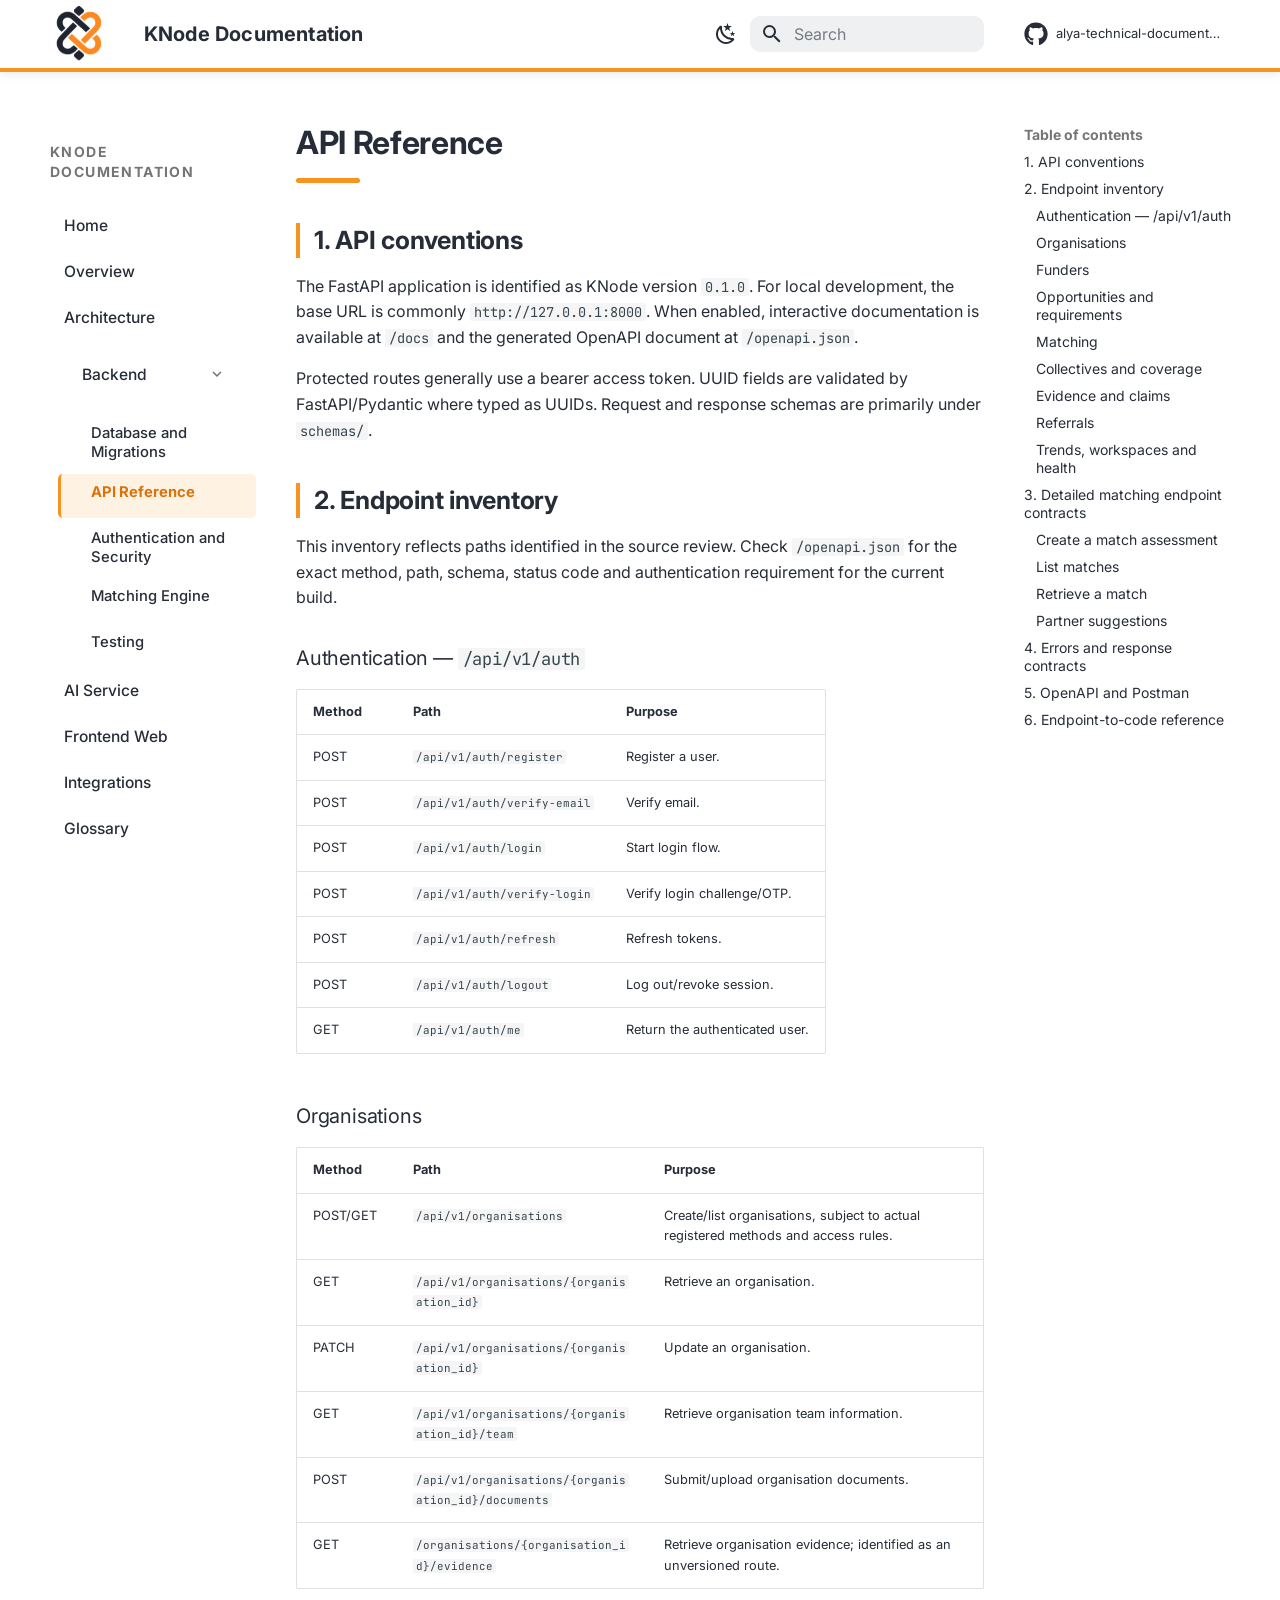
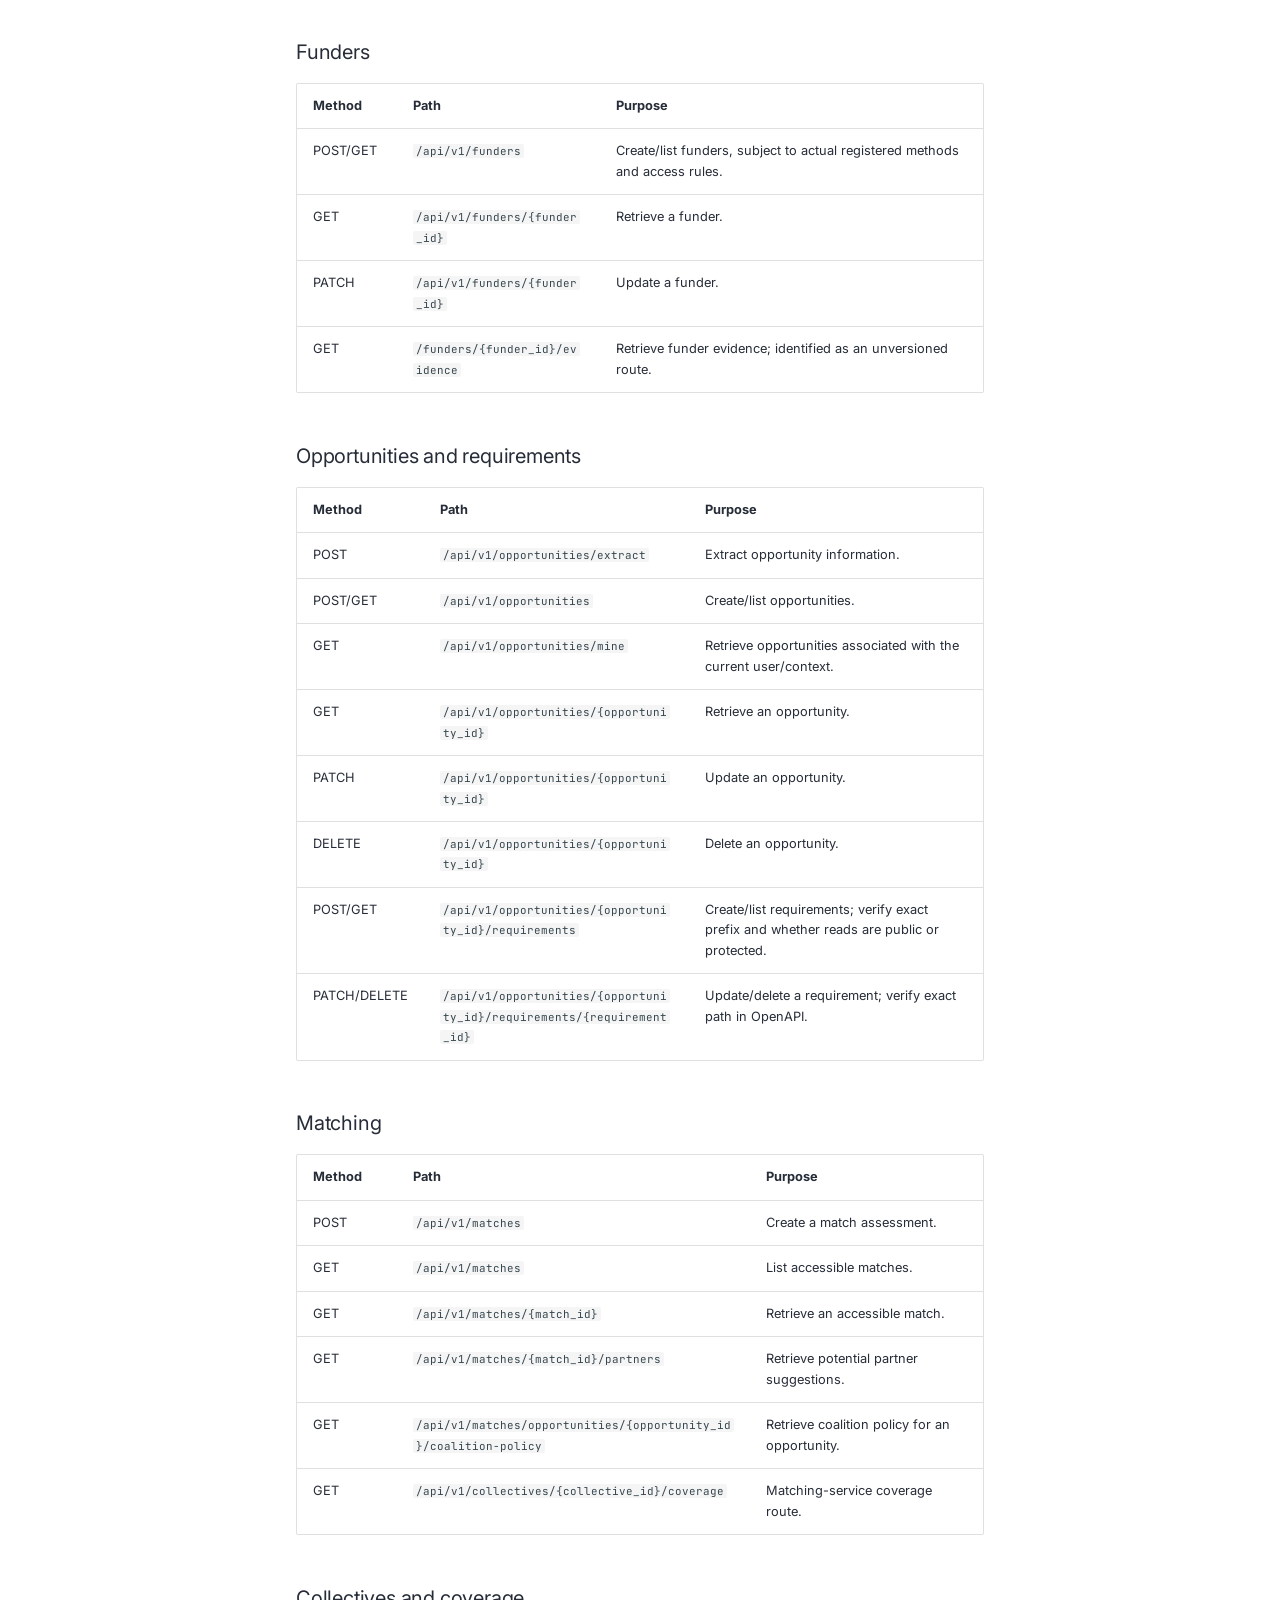
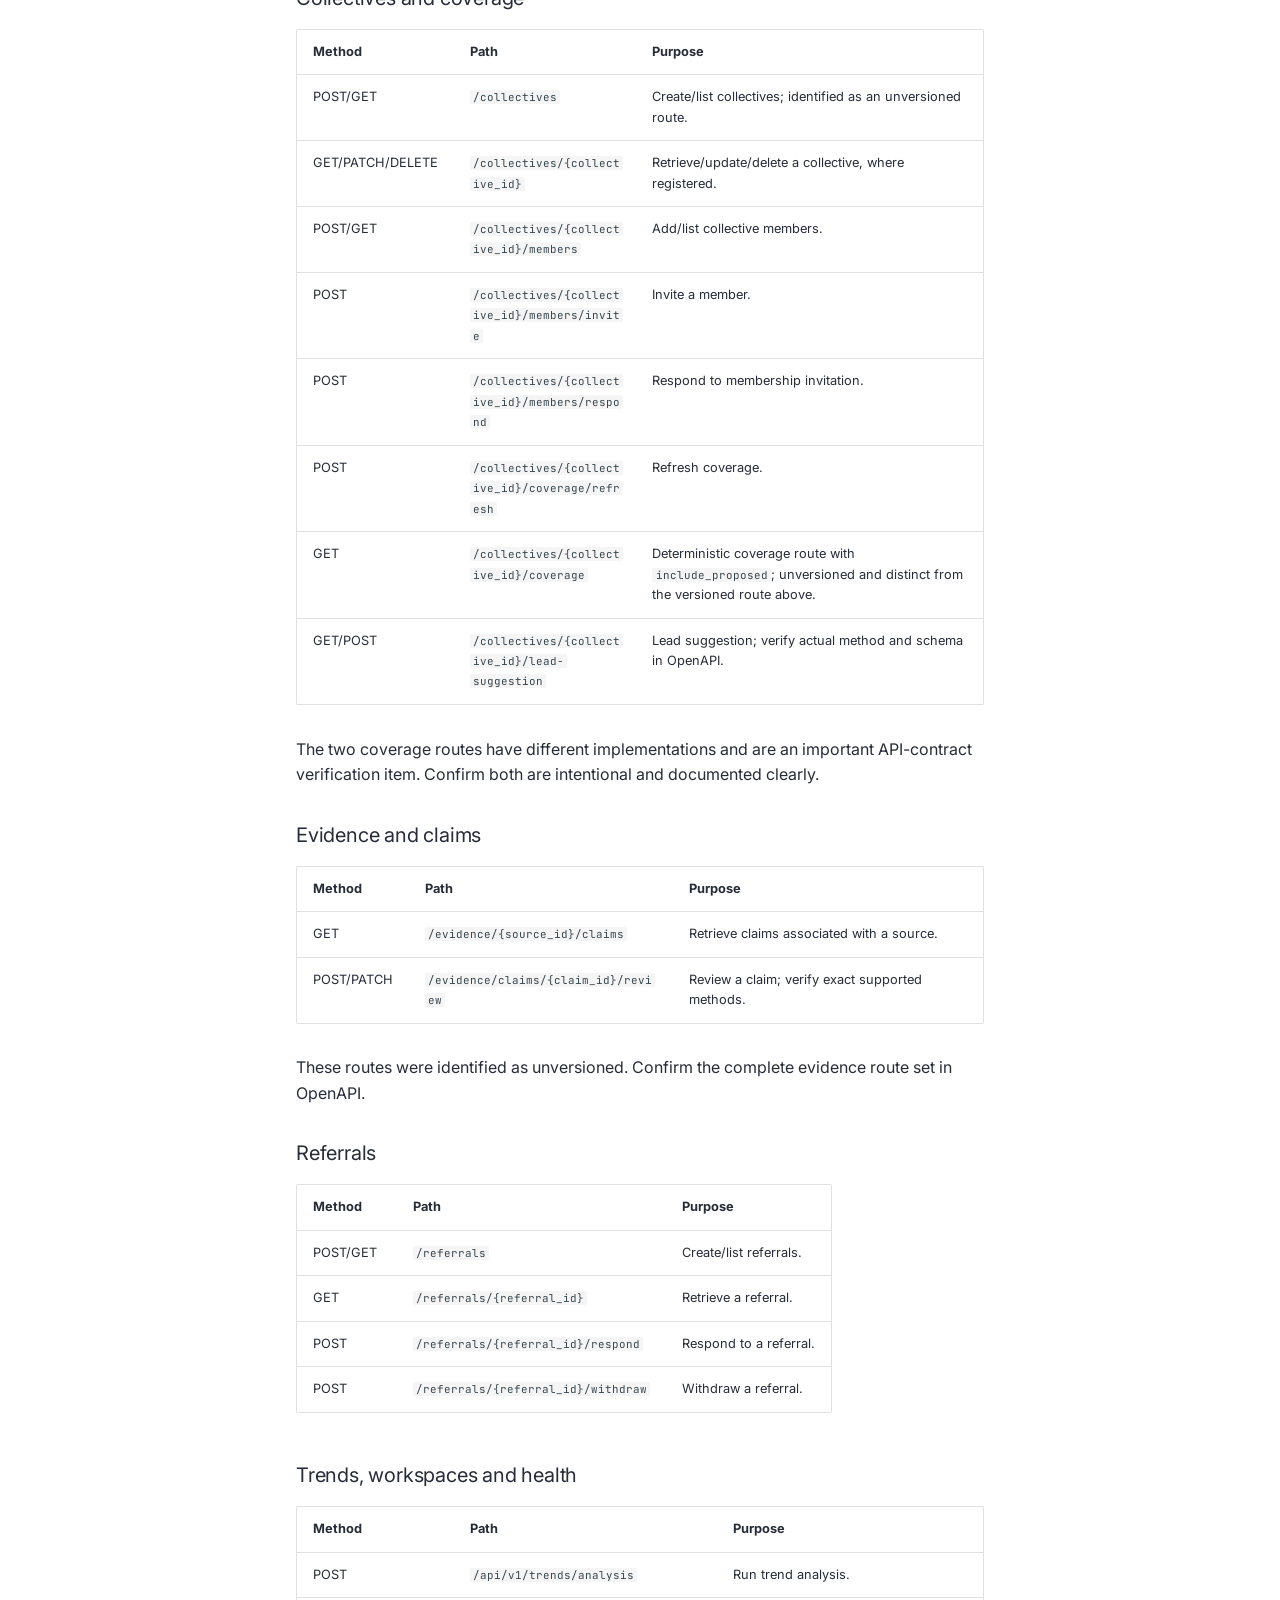
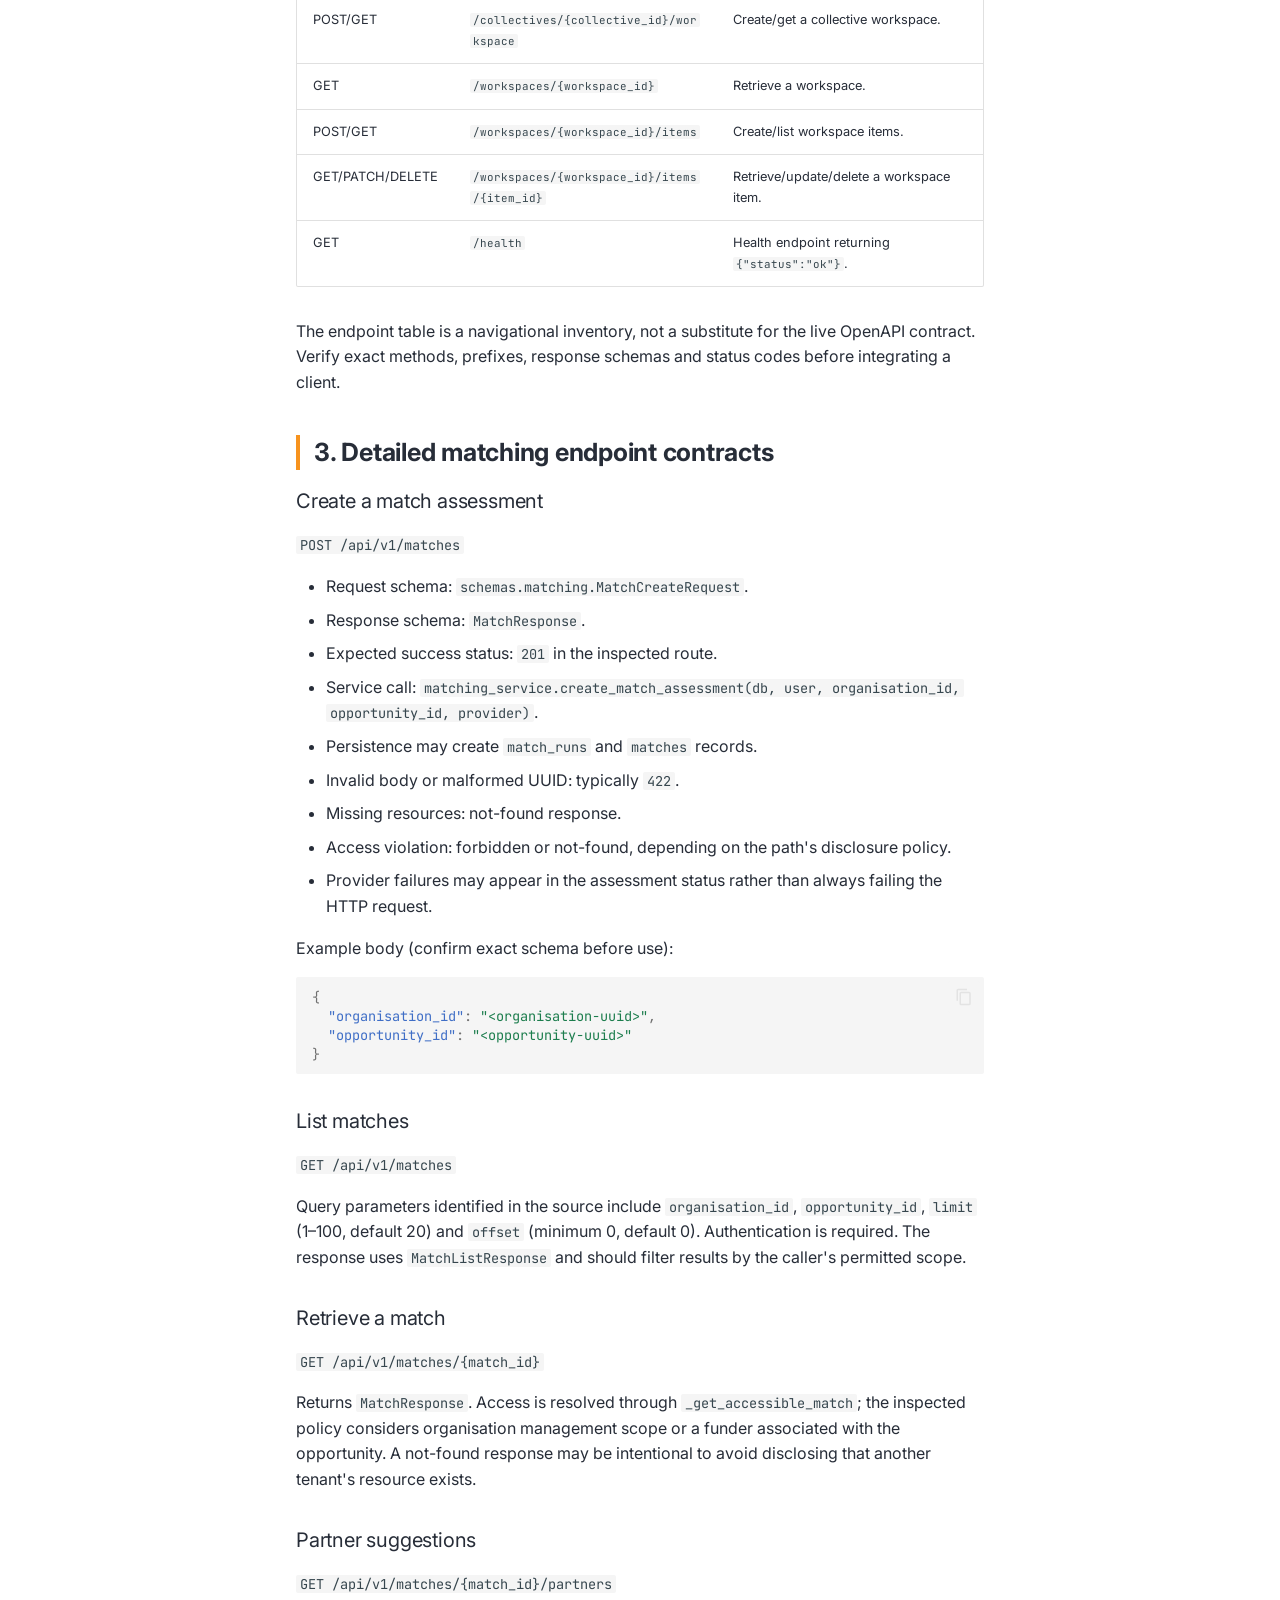
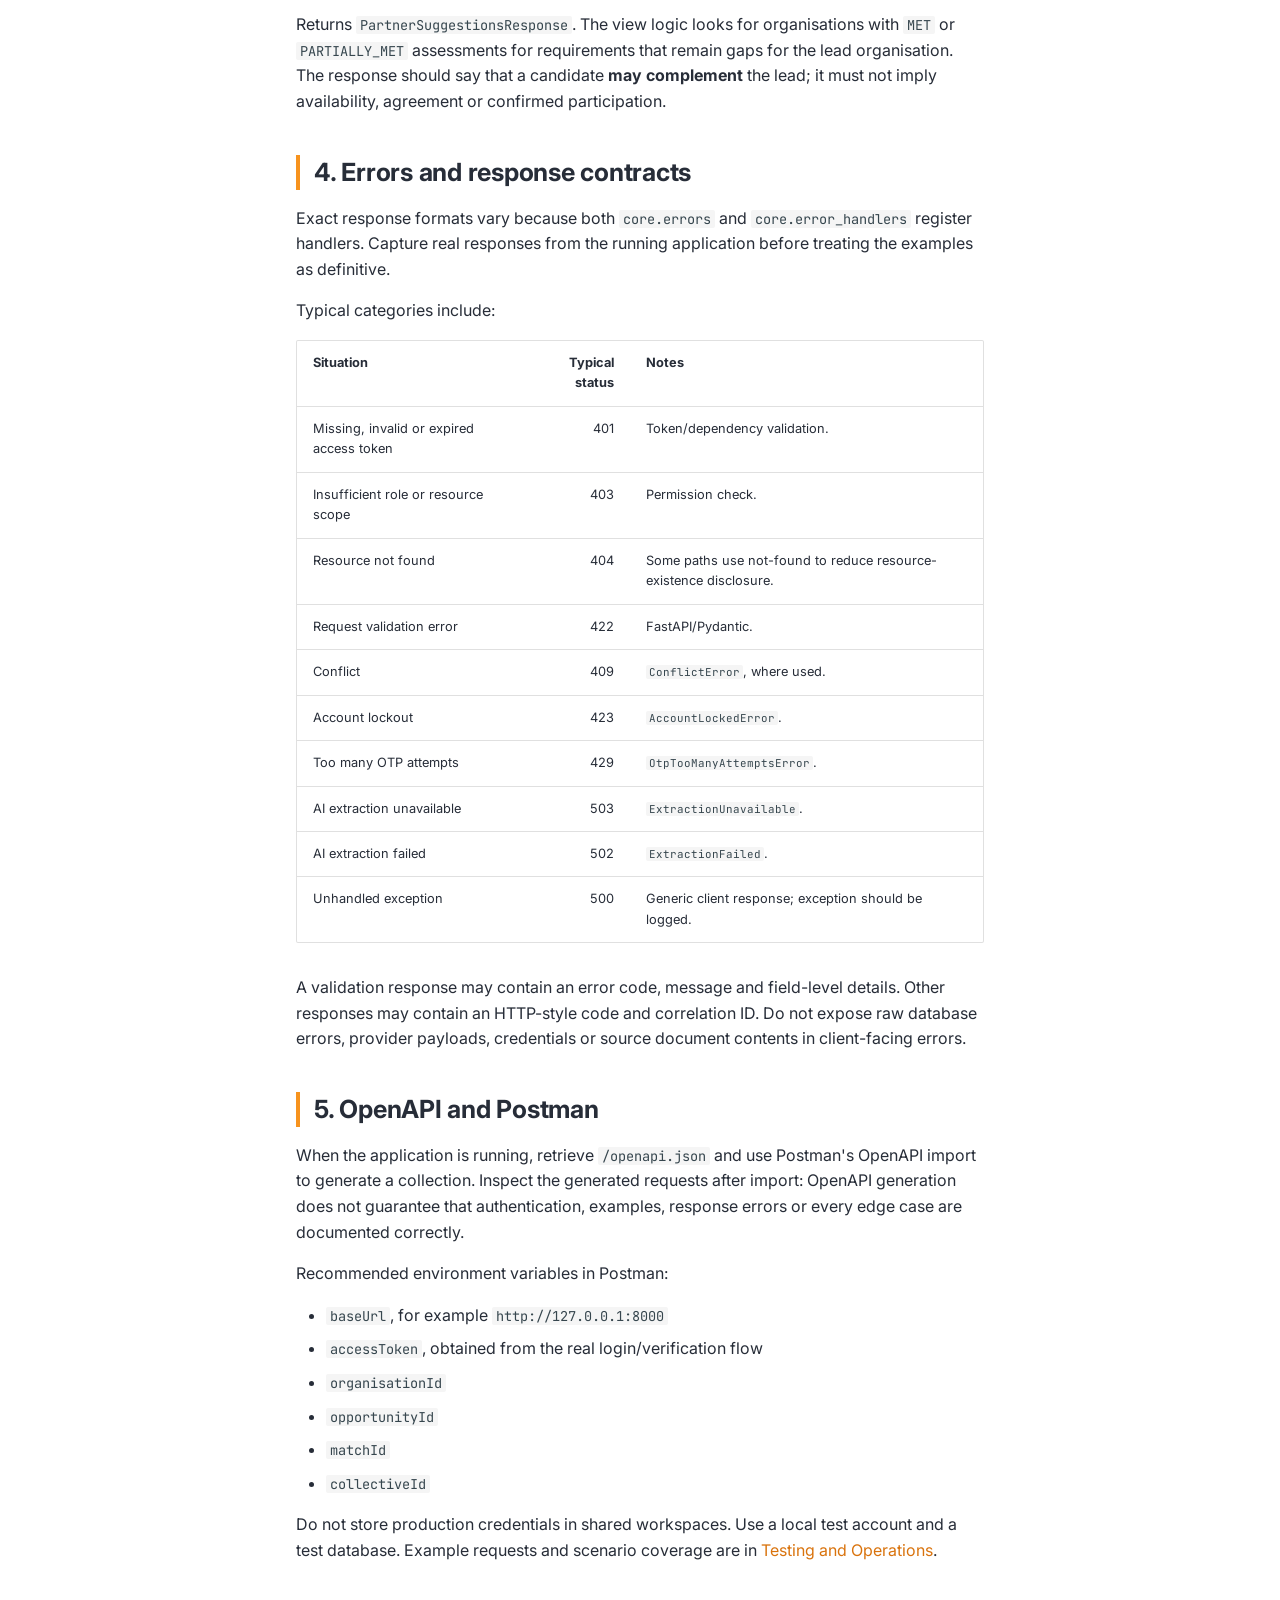
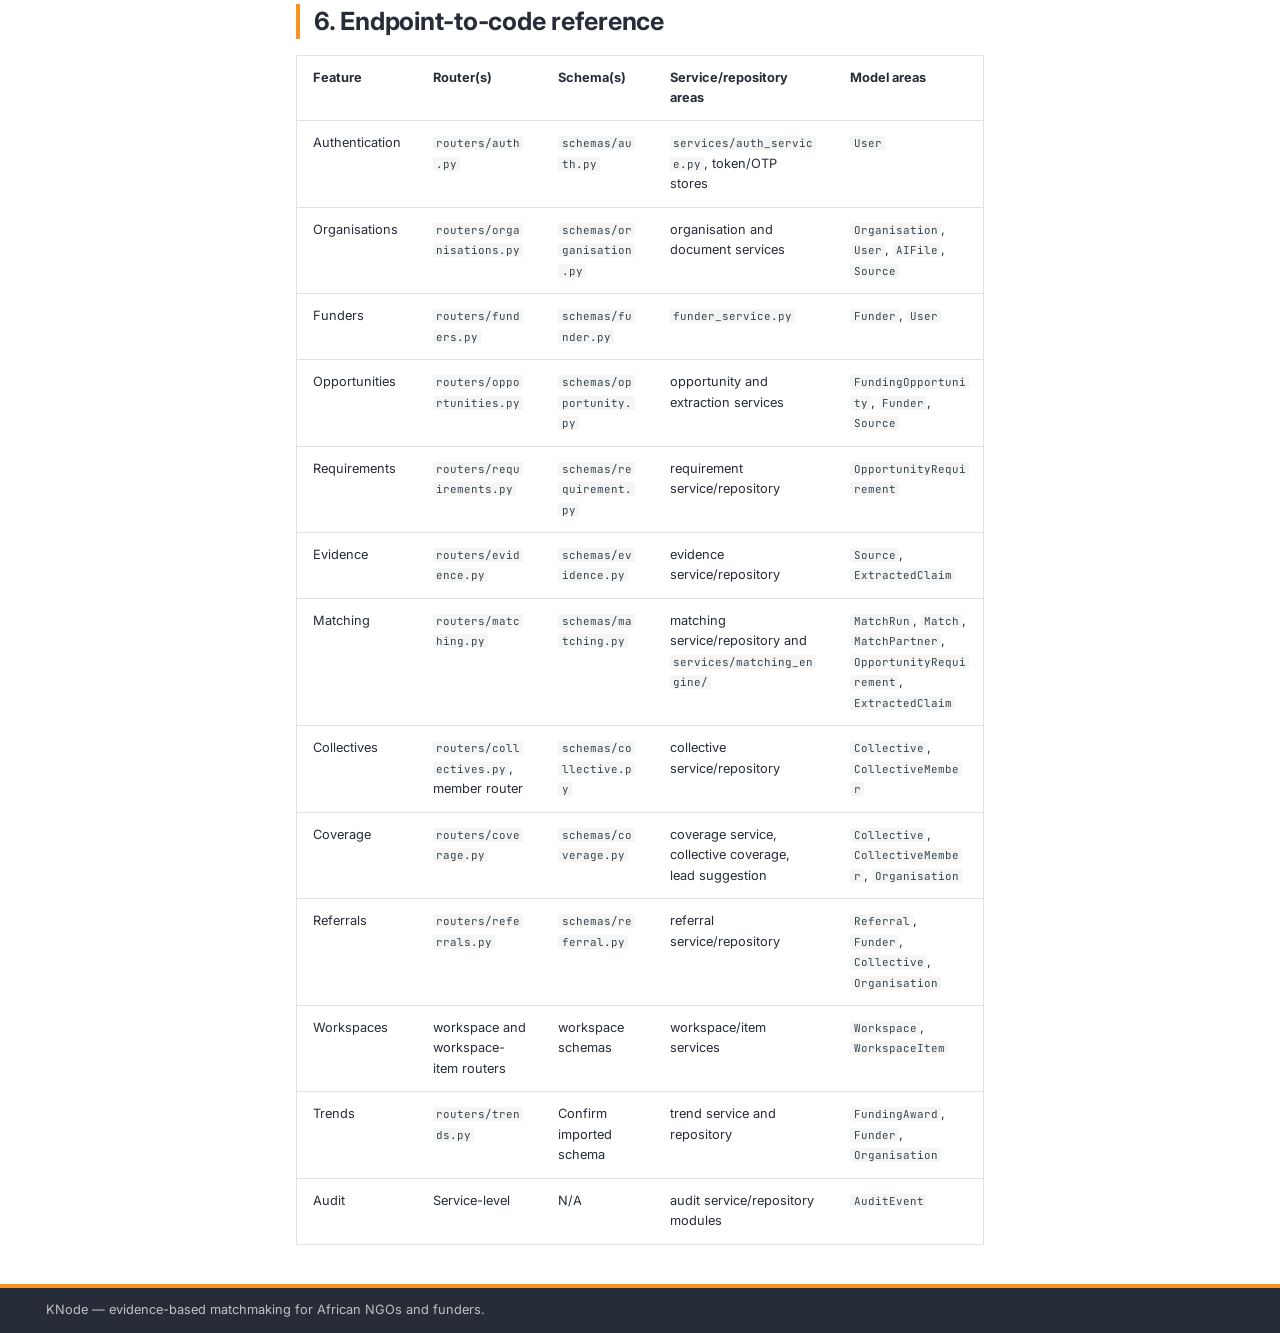
<file: backend/api-reference/index.html>
<!DOCTYPE html><html lang="en" class="no-js"><head>
    
      <meta charset="utf-8">
      <meta name="viewport" content="width=device-width,initial-scale=1">
      
        <meta name="description" content="Technical documentation for KNode, an evidence-based matchmaking platform connecting African NGOs, collectives and funders.">
      
      
      
        <link rel="canonical" href="https://akirachix.github.io/alya-technical-documentation/backend/api-reference/">
      
      
        <link rel="prev" href="../database/">
      
      
        <link rel="next" href="../authentication-security/">
      
      
        
      
      
      <link rel="icon" href="../../assets/brand/knode-logo-light.png">
      <meta name="generator" content="mkdocs-1.6.1, mkdocs-material-9.7.7">
    
    
      
        <title>API Reference - KNode Documentation</title>
      
    
    
      <link rel="stylesheet" href="../../assets/stylesheets/main.ec1eaa64.min.css">
      
        
        <link rel="stylesheet" href="../../assets/stylesheets/palette.ab4e12ef.min.css">
      
      


    
    
      
    
    
      
        
        
        <link rel="preconnect" href="https://fonts.gstatic.com" crossorigin="">
        <link rel="stylesheet" href="https://fonts.googleapis.com/css?family=Inter:300,300i,400,400i,700,700i%7CJetBrains+Mono:400,400i,700,700i&amp;display=fallback">
        <style>:root{--md-text-font:"Inter";--md-code-font:"JetBrains Mono"}</style>
      
    
    
      <link rel="stylesheet" href="../../stylesheets/extra.css">
    
    <script>__md_scope=new URL("../..",location),__md_hash=e=>[...e].reduce(((e,_)=>(e<<5)-e+_.charCodeAt(0)),0),__md_get=(e,_=localStorage,t=__md_scope)=>JSON.parse(_.getItem(t.pathname+"."+e)),__md_set=(e,_,t=localStorage,a=__md_scope)=>{try{t.setItem(a.pathname+"."+e,JSON.stringify(_))}catch(e){}}</script>
    
      

    
    
  <link href="../../assets/stylesheets/glightbox.min.css" rel="stylesheet"><script src="../../assets/javascripts/glightbox.min.js"></script><style id="glightbox-style">
            html.glightbox-open { overflow: initial; height: 100%; }
            .gslide-title { margin-top: 0px; user-select: text; }
            .gslide-desc { color: #666; user-select: text; }
            .gslide-image img { background: white; }
            .gscrollbar-fixer { padding-right: 15px; }
            .gdesc-inner { font-size: 0.75rem; }
            body[data-md-color-scheme="slate"] .gdesc-inner { background: var(--md-default-bg-color); }
            body[data-md-color-scheme="slate"] .gslide-title { color: var(--md-default-fg-color); }
            body[data-md-color-scheme="slate"] .gslide-desc { color: var(--md-default-fg-color); }
        </style></head>
  
  
    
    
      
    
    
    
    
    <body dir="ltr" data-md-color-scheme="default" data-md-color-primary="custom" data-md-color-accent="custom">
  
    
    <input class="md-toggle" data-md-toggle="drawer" type="checkbox" id="__drawer" autocomplete="off">
    <input class="md-toggle" data-md-toggle="search" type="checkbox" id="__search" autocomplete="off">
    <label class="md-overlay" for="__drawer"></label>
    <div data-md-component="skip">
      
        
        <a href="#api-reference" class="md-skip">
          Skip to content
        </a>
      
    </div>
    <div data-md-component="announce">
      
    </div>
    
    
      

  

<header class="md-header md-header--shadow" data-md-component="header">
  <nav class="md-header__inner md-grid" aria-label="Header">
    <a href="../.." title="KNode Documentation" class="md-header__button md-logo" aria-label="KNode Documentation" data-md-component="logo">
      
  <img src="../../assets/brand/knode-logo-light.png" alt="logo">

    </a>
    <label class="md-header__button md-icon" for="__drawer">
      
      <svg xmlns="http://www.w3.org/2000/svg" viewBox="0 0 24 24"><path d="M3 6h18v2H3zm0 5h18v2H3zm0 5h18v2H3z"></path></svg>
    </label>
    <div class="md-header__title" data-md-component="header-title">
      <div class="md-header__ellipsis">
        <div class="md-header__topic">
          <span class="md-ellipsis">
            KNode Documentation
          </span>
        </div>
        <div class="md-header__topic" data-md-component="header-topic">
          <span class="md-ellipsis">
            
              API Reference
            
          </span>
        </div>
      </div>
    </div>
    
      
        <form class="md-header__option" data-md-component="palette">
  
    
    
    
    <input class="md-option" data-md-color-media="" data-md-color-scheme="default" data-md-color-primary="custom" data-md-color-accent="custom" aria-label="Switch to dark mode" type="radio" name="__palette" id="__palette_0">
    
      <label class="md-header__button md-icon" title="Switch to dark mode" for="__palette_1" hidden="">
        <svg xmlns="http://www.w3.org/2000/svg" viewBox="0 0 24 24"><path d="m17.75 4.09-2.53 1.94.91 3.06-2.63-1.81-2.63 1.81.91-3.06-2.53-1.94L12.44 4l1.06-3 1.06 3zm3.5 6.91-1.64 1.25.59 1.98-1.7-1.17-1.7 1.17.59-1.98L15.75 11l2.06-.05L18.5 9l.69 1.95zm-2.28 4.95c.83-.08 1.72 1.1 1.19 1.85-.32.45-.66.87-1.08 1.27C15.17 23 8.84 23 4.94 19.07c-3.91-3.9-3.91-10.24 0-14.14.4-.4.82-.76 1.27-1.08.75-.53 1.93.36 1.85 1.19-.27 2.86.69 5.83 2.89 8.02a9.96 9.96 0 0 0 8.02 2.89m-1.64 2.02a12.08 12.08 0 0 1-7.8-3.47c-2.17-2.19-3.33-5-3.49-7.82-2.81 3.14-2.7 7.96.31 10.98 3.02 3.01 7.84 3.12 10.98.31"></path></svg>
      </label>
    
  
    
    
    
    <input class="md-option" data-md-color-media="" data-md-color-scheme="slate" data-md-color-primary="custom" data-md-color-accent="custom" aria-label="Switch to light mode" type="radio" name="__palette" id="__palette_1">
    
      <label class="md-header__button md-icon" title="Switch to light mode" for="__palette_0" hidden="">
        <svg xmlns="http://www.w3.org/2000/svg" viewBox="0 0 24 24"><path d="M12 7a5 5 0 0 1 5 5 5 5 0 0 1-5 5 5 5 0 0 1-5-5 5 5 0 0 1 5-5m0 2a3 3 0 0 0-3 3 3 3 0 0 0 3 3 3 3 0 0 0 3-3 3 3 0 0 0-3-3m0-7 2.39 3.42C13.65 5.15 12.84 5 12 5s-1.65.15-2.39.42zM3.34 7l4.16-.35A7.2 7.2 0 0 0 5.94 8.5c-.44.74-.69 1.5-.83 2.29zm.02 10 1.76-3.77a7.131 7.131 0 0 0 2.38 4.14zM20.65 7l-1.77 3.79a7.02 7.02 0 0 0-2.38-4.15zm-.01 10-4.14.36c.59-.51 1.12-1.14 1.54-1.86.42-.73.69-1.5.83-2.29zM12 22l-2.41-3.44c.74.27 1.55.44 2.41.44.82 0 1.63-.17 2.37-.44z"></path></svg>
      </label>
    
  
</form>
      
    
    
      <script>var palette=__md_get("__palette");if(palette&&palette.color){if("(prefers-color-scheme)"===palette.color.media){var media=matchMedia("(prefers-color-scheme: light)"),input=document.querySelector(media.matches?"[data-md-color-media='(prefers-color-scheme: light)']":"[data-md-color-media='(prefers-color-scheme: dark)']");palette.color.media=input.getAttribute("data-md-color-media"),palette.color.scheme=input.getAttribute("data-md-color-scheme"),palette.color.primary=input.getAttribute("data-md-color-primary"),palette.color.accent=input.getAttribute("data-md-color-accent")}for(var[key,value]of Object.entries(palette.color))document.body.setAttribute("data-md-color-"+key,value)}</script>
    
    
    
      
      
        <label class="md-header__button md-icon" for="__search">
          
          <svg xmlns="http://www.w3.org/2000/svg" viewBox="0 0 24 24"><path d="M9.5 3A6.5 6.5 0 0 1 16 9.5c0 1.61-.59 3.09-1.56 4.23l.27.27h.79l5 5-1.5 1.5-5-5v-.79l-.27-.27A6.52 6.52 0 0 1 9.5 16 6.5 6.5 0 0 1 3 9.5 6.5 6.5 0 0 1 9.5 3m0 2C7 5 5 7 5 9.5S7 14 9.5 14 14 12 14 9.5 12 5 9.5 5"></path></svg>
        </label>
        <div class="md-search" data-md-component="search" role="dialog">
  <label class="md-search__overlay" for="__search"></label>
  <div class="md-search__inner" role="search">
    <form class="md-search__form" name="search">
      <input type="text" class="md-search__input" name="query" aria-label="Search" placeholder="Search" autocapitalize="off" autocorrect="off" autocomplete="off" spellcheck="false" data-md-component="search-query" required="">
      <label class="md-search__icon md-icon" for="__search">
        
        <svg xmlns="http://www.w3.org/2000/svg" viewBox="0 0 24 24"><path d="M9.5 3A6.5 6.5 0 0 1 16 9.5c0 1.61-.59 3.09-1.56 4.23l.27.27h.79l5 5-1.5 1.5-5-5v-.79l-.27-.27A6.52 6.52 0 0 1 9.5 16 6.5 6.5 0 0 1 3 9.5 6.5 6.5 0 0 1 9.5 3m0 2C7 5 5 7 5 9.5S7 14 9.5 14 14 12 14 9.5 12 5 9.5 5"></path></svg>
        
        <svg xmlns="http://www.w3.org/2000/svg" viewBox="0 0 24 24"><path d="M20 11v2H8l5.5 5.5-1.42 1.42L4.16 12l7.92-7.92L13.5 5.5 8 11z"></path></svg>
      </label>
      <nav class="md-search__options" aria-label="Search">
        
        <button type="reset" class="md-search__icon md-icon" title="Clear" aria-label="Clear" tabindex="-1">
          
          <svg xmlns="http://www.w3.org/2000/svg" viewBox="0 0 24 24"><path d="M19 6.41 17.59 5 12 10.59 6.41 5 5 6.41 10.59 12 5 17.59 6.41 19 12 13.41 17.59 19 19 17.59 13.41 12z"></path></svg>
        </button>
      </nav>
      
        <div class="md-search__suggest" data-md-component="search-suggest"></div>
      
    </form>
    <div class="md-search__output">
      <div class="md-search__scrollwrap" tabindex="0" data-md-scrollfix="">
        <div class="md-search-result" data-md-component="search-result">
          <div class="md-search-result__meta">
            Initializing search
          </div>
          <ol class="md-search-result__list" role="presentation"></ol>
        </div>
      </div>
    </div>
  </div>
</div>
      
    
    
      <div class="md-header__source">
        <a href="https://github.com/akirachix/alya-technical-documentation" title="Go to repository" class="md-source" data-md-component="source">
  <div class="md-source__icon md-icon">
    
    <svg xmlns="http://www.w3.org/2000/svg" viewBox="0 0 512 512"><!--! Font Awesome Free 7.1.0 by @fontawesome - https://fontawesome.com License - https://fontawesome.com/license/free (Icons: CC BY 4.0, Fonts: SIL OFL 1.1, Code: MIT License) Copyright 2025 Fonticons, Inc.--><path d="M173.9 397.4c0 2-2.3 3.6-5.2 3.6-3.3.3-5.6-1.3-5.6-3.6 0-2 2.3-3.6 5.2-3.6 3-.3 5.6 1.3 5.6 3.6m-31.1-4.5c-.7 2 1.3 4.3 4.3 4.9 2.6 1 5.6 0 6.2-2s-1.3-4.3-4.3-5.2c-2.6-.7-5.5.3-6.2 2.3m44.2-1.7c-2.9.7-4.9 2.6-4.6 4.9.3 2 2.9 3.3 5.9 2.6 2.9-.7 4.9-2.6 4.6-4.6-.3-1.9-3-3.2-5.9-2.9M252.8 8C114.1 8 8 113.3 8 252c0 110.9 69.8 205.8 169.5 239.2 12.8 2.3 17.3-5.6 17.3-12.1 0-6.2-.3-40.4-.3-61.4 0 0-70 15-84.7-29.8 0 0-11.4-29.1-27.8-36.6 0 0-22.9-15.7 1.6-15.4 0 0 24.9 2 38.6 25.8 21.9 38.6 58.6 27.5 72.9 20.9 2.3-16 8.8-27.1 16-33.7-55.9-6.2-112.3-14.3-112.3-110.5 0-27.5 7.6-41.3 23.6-58.9-2.6-6.5-11.1-33.3 2.6-67.9 20.9-6.5 69 27 69 27 20-5.6 41.5-8.5 62.8-8.5s42.8 2.9 62.8 8.5c0 0 48.1-33.6 69-27 13.7 34.7 5.2 61.4 2.6 67.9 16 17.7 25.8 31.5 25.8 58.9 0 96.5-58.9 104.2-114.8 110.5 9.2 7.9 17 22.9 17 46.4 0 33.7-.3 75.4-.3 83.6 0 6.5 4.6 14.4 17.3 12.1C436.2 457.8 504 362.9 504 252 504 113.3 391.5 8 252.8 8M105.2 352.9c-1.3 1-1 3.3.7 5.2 1.6 1.6 3.9 2.3 5.2 1 1.3-1 1-3.3-.7-5.2-1.6-1.6-3.9-2.3-5.2-1m-10.8-8.1c-.7 1.3.3 2.9 2.3 3.9 1.6 1 3.6.7 4.3-.7.7-1.3-.3-2.9-2.3-3.9-2-.6-3.6-.3-4.3.7m32.4 35.6c-1.6 1.3-1 4.3 1.3 6.2 2.3 2.3 5.2 2.6 6.5 1 1.3-1.3.7-4.3-1.3-6.2-2.2-2.3-5.2-2.6-6.5-1m-11.4-14.7c-1.6 1-1.6 3.6 0 5.9s4.3 3.3 5.6 2.3c1.6-1.3 1.6-3.9 0-6.2-1.4-2.3-4-3.3-5.6-2"></path></svg>
  </div>
  <div class="md-source__repository">
    alya-technical-documentation
  </div>
</a>
      </div>
    
  </nav>
  
</header>
    
    <div class="md-container" data-md-component="container">
      
      
        
          
        
      
      <main class="md-main" data-md-component="main">
        <div class="md-main__inner md-grid">
          
            
              
              <div class="md-sidebar md-sidebar--primary" data-md-component="sidebar" data-md-type="navigation">
                <div class="md-sidebar__scrollwrap">
                  <div class="md-sidebar__inner">
                    



<nav class="md-nav md-nav--primary" aria-label="Navigation" data-md-level="0">
  <label class="md-nav__title" for="__drawer">
    <a href="../.." title="KNode Documentation" class="md-nav__button md-logo" aria-label="KNode Documentation" data-md-component="logo">
      
  <img src="../../assets/brand/knode-logo-light.png" alt="logo">

    </a>
    KNode Documentation
  </label>
  
    <div class="md-nav__source">
      <a href="https://github.com/akirachix/alya-technical-documentation" title="Go to repository" class="md-source" data-md-component="source">
  <div class="md-source__icon md-icon">
    
    <svg xmlns="http://www.w3.org/2000/svg" viewBox="0 0 512 512"><!--! Font Awesome Free 7.1.0 by @fontawesome - https://fontawesome.com License - https://fontawesome.com/license/free (Icons: CC BY 4.0, Fonts: SIL OFL 1.1, Code: MIT License) Copyright 2025 Fonticons, Inc.--><path d="M173.9 397.4c0 2-2.3 3.6-5.2 3.6-3.3.3-5.6-1.3-5.6-3.6 0-2 2.3-3.6 5.2-3.6 3-.3 5.6 1.3 5.6 3.6m-31.1-4.5c-.7 2 1.3 4.3 4.3 4.9 2.6 1 5.6 0 6.2-2s-1.3-4.3-4.3-5.2c-2.6-.7-5.5.3-6.2 2.3m44.2-1.7c-2.9.7-4.9 2.6-4.6 4.9.3 2 2.9 3.3 5.9 2.6 2.9-.7 4.9-2.6 4.6-4.6-.3-1.9-3-3.2-5.9-2.9M252.8 8C114.1 8 8 113.3 8 252c0 110.9 69.8 205.8 169.5 239.2 12.8 2.3 17.3-5.6 17.3-12.1 0-6.2-.3-40.4-.3-61.4 0 0-70 15-84.7-29.8 0 0-11.4-29.1-27.8-36.6 0 0-22.9-15.7 1.6-15.4 0 0 24.9 2 38.6 25.8 21.9 38.6 58.6 27.5 72.9 20.9 2.3-16 8.8-27.1 16-33.7-55.9-6.2-112.3-14.3-112.3-110.5 0-27.5 7.6-41.3 23.6-58.9-2.6-6.5-11.1-33.3 2.6-67.9 20.9-6.5 69 27 69 27 20-5.6 41.5-8.5 62.8-8.5s42.8 2.9 62.8 8.5c0 0 48.1-33.6 69-27 13.7 34.7 5.2 61.4 2.6 67.9 16 17.7 25.8 31.5 25.8 58.9 0 96.5-58.9 104.2-114.8 110.5 9.2 7.9 17 22.9 17 46.4 0 33.7-.3 75.4-.3 83.6 0 6.5 4.6 14.4 17.3 12.1C436.2 457.8 504 362.9 504 252 504 113.3 391.5 8 252.8 8M105.2 352.9c-1.3 1-1 3.3.7 5.2 1.6 1.6 3.9 2.3 5.2 1 1.3-1 1-3.3-.7-5.2-1.6-1.6-3.9-2.3-5.2-1m-10.8-8.1c-.7 1.3.3 2.9 2.3 3.9 1.6 1 3.6.7 4.3-.7.7-1.3-.3-2.9-2.3-3.9-2-.6-3.6-.3-4.3.7m32.4 35.6c-1.6 1.3-1 4.3 1.3 6.2 2.3 2.3 5.2 2.6 6.5 1 1.3-1.3.7-4.3-1.3-6.2-2.2-2.3-5.2-2.6-6.5-1m-11.4-14.7c-1.6 1-1.6 3.6 0 5.9s4.3 3.3 5.6 2.3c1.6-1.3 1.6-3.9 0-6.2-1.4-2.3-4-3.3-5.6-2"></path></svg>
  </div>
  <div class="md-source__repository">
    alya-technical-documentation
  </div>
</a>
    </div>
  
  <ul class="md-nav__list" data-md-scrollfix="">
    
      
      
  
  
  
  
    <li class="md-nav__item">
      <a href="../.." class="md-nav__link">
        
  
  
  <span class="md-ellipsis">
    
  
    Home
  

    
  </span>
  
  

      </a>
    </li>
  

    
      
      
  
  
  
  
    <li class="md-nav__item">
      <a href="../../overview/" class="md-nav__link">
        
  
  
  <span class="md-ellipsis">
    
  
    Overview
  

    
  </span>
  
  

      </a>
    </li>
  

    
      
      
  
  
  
  
    <li class="md-nav__item">
      <a href="../../architecture/" class="md-nav__link">
        
  
  
  <span class="md-ellipsis">
    
  
    Architecture
  

    
  </span>
  
  

      </a>
    </li>
  

    
      
      
  
  
    
  
  
  
    
    
      
        
          
        
      
        
      
        
      
        
      
        
      
        
      
    
    
    
    
    <li class="md-nav__item md-nav__item--active md-nav__item--nested">
      
        
        
        <input class="md-nav__toggle md-toggle " type="checkbox" id="__nav_4" checked="">
        
          
          <div class="md-nav__link md-nav__container">
            <a href="../" class="md-nav__link ">
              
  
  
  <span class="md-ellipsis">
    
  
    Backend
  

    
  </span>
  
  

            </a>
            
              
              <label class="md-nav__link " for="__nav_4" id="__nav_4_label" tabindex="0">
                <span class="md-nav__icon md-icon"></span>
              </label>
            
          </div>
        
        <nav class="md-nav" data-md-level="1" aria-labelledby="__nav_4_label" aria-expanded="true">
          <label class="md-nav__title" for="__nav_4">
            <span class="md-nav__icon md-icon"></span>
            
  
    Backend
  

          </label>
          <ul class="md-nav__list" data-md-scrollfix="">
            
              
            
              
                
  
  
  
  
    <li class="md-nav__item">
      <a href="../database/" class="md-nav__link">
        
  
  
  <span class="md-ellipsis">
    
  
    Database and Migrations
  

    
  </span>
  
  

      </a>
    </li>
  

              
            
              
                
  
  
    
  
  
  
    <li class="md-nav__item md-nav__item--active">
      
      <input class="md-nav__toggle md-toggle" type="checkbox" id="__toc">
      
      
        
      
      
        <label class="md-nav__link md-nav__link--active" for="__toc">
          
  
  
  <span class="md-ellipsis">
    
  
    API Reference
  

    
  </span>
  
  

          <span class="md-nav__icon md-icon"></span>
        </label>
      
      <a href="./" class="md-nav__link md-nav__link--active">
        
  
  
  <span class="md-ellipsis">
    
  
    API Reference
  

    
  </span>
  
  

      </a>
      
        

<nav class="md-nav md-nav--secondary" aria-label="Table of contents">
  
  
  
    
  
  
    <label class="md-nav__title" for="__toc">
      <span class="md-nav__icon md-icon"></span>
      Table of contents
    </label>
    <ul class="md-nav__list" data-md-component="toc" data-md-scrollfix="">
      
        <li class="md-nav__item">
  <a href="#1-api-conventions" class="md-nav__link">
    <span class="md-ellipsis">
      
        1. API conventions
      
    </span>
  </a>
  
</li>
      
        <li class="md-nav__item">
  <a href="#2-endpoint-inventory" class="md-nav__link">
    <span class="md-ellipsis">
      
        2. Endpoint inventory
      
    </span>
  </a>
  
    <nav class="md-nav" aria-label="2. Endpoint inventory">
      <ul class="md-nav__list">
        
          <li class="md-nav__item">
  <a href="#authentication-apiv1auth" class="md-nav__link">
    <span class="md-ellipsis">
      
        Authentication — /api/v1/auth
      
    </span>
  </a>
  
</li>
        
          <li class="md-nav__item">
  <a href="#organisations" class="md-nav__link">
    <span class="md-ellipsis">
      
        Organisations
      
    </span>
  </a>
  
</li>
        
          <li class="md-nav__item">
  <a href="#funders" class="md-nav__link">
    <span class="md-ellipsis">
      
        Funders
      
    </span>
  </a>
  
</li>
        
          <li class="md-nav__item">
  <a href="#opportunities-and-requirements" class="md-nav__link">
    <span class="md-ellipsis">
      
        Opportunities and requirements
      
    </span>
  </a>
  
</li>
        
          <li class="md-nav__item">
  <a href="#matching" class="md-nav__link">
    <span class="md-ellipsis">
      
        Matching
      
    </span>
  </a>
  
</li>
        
          <li class="md-nav__item">
  <a href="#collectives-and-coverage" class="md-nav__link">
    <span class="md-ellipsis">
      
        Collectives and coverage
      
    </span>
  </a>
  
</li>
        
          <li class="md-nav__item">
  <a href="#evidence-and-claims" class="md-nav__link">
    <span class="md-ellipsis">
      
        Evidence and claims
      
    </span>
  </a>
  
</li>
        
          <li class="md-nav__item">
  <a href="#referrals" class="md-nav__link">
    <span class="md-ellipsis">
      
        Referrals
      
    </span>
  </a>
  
</li>
        
          <li class="md-nav__item">
  <a href="#trends-workspaces-and-health" class="md-nav__link">
    <span class="md-ellipsis">
      
        Trends, workspaces and health
      
    </span>
  </a>
  
</li>
        
      </ul>
    </nav>
  
</li>
      
        <li class="md-nav__item">
  <a href="#3-detailed-matching-endpoint-contracts" class="md-nav__link">
    <span class="md-ellipsis">
      
        3. Detailed matching endpoint contracts
      
    </span>
  </a>
  
    <nav class="md-nav" aria-label="3. Detailed matching endpoint contracts">
      <ul class="md-nav__list">
        
          <li class="md-nav__item">
  <a href="#create-a-match-assessment" class="md-nav__link">
    <span class="md-ellipsis">
      
        Create a match assessment
      
    </span>
  </a>
  
</li>
        
          <li class="md-nav__item">
  <a href="#list-matches" class="md-nav__link">
    <span class="md-ellipsis">
      
        List matches
      
    </span>
  </a>
  
</li>
        
          <li class="md-nav__item">
  <a href="#retrieve-a-match" class="md-nav__link">
    <span class="md-ellipsis">
      
        Retrieve a match
      
    </span>
  </a>
  
</li>
        
          <li class="md-nav__item">
  <a href="#partner-suggestions" class="md-nav__link">
    <span class="md-ellipsis">
      
        Partner suggestions
      
    </span>
  </a>
  
</li>
        
      </ul>
    </nav>
  
</li>
      
        <li class="md-nav__item">
  <a href="#4-errors-and-response-contracts" class="md-nav__link">
    <span class="md-ellipsis">
      
        4. Errors and response contracts
      
    </span>
  </a>
  
</li>
      
        <li class="md-nav__item">
  <a href="#5-openapi-and-postman" class="md-nav__link">
    <span class="md-ellipsis">
      
        5. OpenAPI and Postman
      
    </span>
  </a>
  
</li>
      
        <li class="md-nav__item">
  <a href="#6-endpoint-to-code-reference" class="md-nav__link">
    <span class="md-ellipsis">
      
        6. Endpoint-to-code reference
      
    </span>
  </a>
  
</li>
      
    </ul>
  
</nav>
      
    </li>
  

              
            
              
                
  
  
  
  
    <li class="md-nav__item">
      <a href="../authentication-security/" class="md-nav__link">
        
  
  
  <span class="md-ellipsis">
    
  
    Authentication and Security
  

    
  </span>
  
  

      </a>
    </li>
  

              
            
              
                
  
  
  
  
    <li class="md-nav__item">
      <a href="../matching-engine/" class="md-nav__link">
        
  
  
  <span class="md-ellipsis">
    
  
    Matching Engine
  

    
  </span>
  
  

      </a>
    </li>
  

              
            
              
                
  
  
  
  
    <li class="md-nav__item">
      <a href="../testing/" class="md-nav__link">
        
  
  
  <span class="md-ellipsis">
    
  
    Testing
  

    
  </span>
  
  

      </a>
    </li>
  

              
            
          </ul>
        </nav>
      
    </li>
  

    
      
      
  
  
  
  
    <li class="md-nav__item">
      <a href="../../ai/" class="md-nav__link">
        
  
  
  <span class="md-ellipsis">
    
  
    AI Service
  

    
  </span>
  
  

      </a>
    </li>
  

    
      
      
  
  
  
  
    <li class="md-nav__item">
      <a href="../../frontend/" class="md-nav__link">
        
  
  
  <span class="md-ellipsis">
    
  
    Frontend Web
  

    
  </span>
  
  

      </a>
    </li>
  

    
      
      
  
  
  
  
    <li class="md-nav__item">
      <a href="../../integrations/" class="md-nav__link">
        
  
  
  <span class="md-ellipsis">
    
  
    Integrations
  

    
  </span>
  
  

      </a>
    </li>
  

    
      
      
  
  
  
  
    <li class="md-nav__item">
      <a href="../../glossary/" class="md-nav__link">
        
  
  
  <span class="md-ellipsis">
    
  
    Glossary
  

    
  </span>
  
  

      </a>
    </li>
  

    
  </ul>
</nav>
                  </div>
                </div>
              </div>
            
            
              
              <div class="md-sidebar md-sidebar--secondary" data-md-component="sidebar" data-md-type="toc">
                <div class="md-sidebar__scrollwrap">
                  <div class="md-sidebar__inner">
                    

<nav class="md-nav md-nav--secondary" aria-label="Table of contents">
  
  
  
    
  
  
    <label class="md-nav__title" for="__toc">
      <span class="md-nav__icon md-icon"></span>
      Table of contents
    </label>
    <ul class="md-nav__list" data-md-component="toc" data-md-scrollfix="">
      
        <li class="md-nav__item">
  <a href="#1-api-conventions" class="md-nav__link">
    <span class="md-ellipsis">
      
        1. API conventions
      
    </span>
  </a>
  
</li>
      
        <li class="md-nav__item">
  <a href="#2-endpoint-inventory" class="md-nav__link">
    <span class="md-ellipsis">
      
        2. Endpoint inventory
      
    </span>
  </a>
  
    <nav class="md-nav" aria-label="2. Endpoint inventory">
      <ul class="md-nav__list">
        
          <li class="md-nav__item">
  <a href="#authentication-apiv1auth" class="md-nav__link">
    <span class="md-ellipsis">
      
        Authentication — /api/v1/auth
      
    </span>
  </a>
  
</li>
        
          <li class="md-nav__item">
  <a href="#organisations" class="md-nav__link">
    <span class="md-ellipsis">
      
        Organisations
      
    </span>
  </a>
  
</li>
        
          <li class="md-nav__item">
  <a href="#funders" class="md-nav__link">
    <span class="md-ellipsis">
      
        Funders
      
    </span>
  </a>
  
</li>
        
          <li class="md-nav__item">
  <a href="#opportunities-and-requirements" class="md-nav__link">
    <span class="md-ellipsis">
      
        Opportunities and requirements
      
    </span>
  </a>
  
</li>
        
          <li class="md-nav__item">
  <a href="#matching" class="md-nav__link">
    <span class="md-ellipsis">
      
        Matching
      
    </span>
  </a>
  
</li>
        
          <li class="md-nav__item">
  <a href="#collectives-and-coverage" class="md-nav__link">
    <span class="md-ellipsis">
      
        Collectives and coverage
      
    </span>
  </a>
  
</li>
        
          <li class="md-nav__item">
  <a href="#evidence-and-claims" class="md-nav__link">
    <span class="md-ellipsis">
      
        Evidence and claims
      
    </span>
  </a>
  
</li>
        
          <li class="md-nav__item">
  <a href="#referrals" class="md-nav__link">
    <span class="md-ellipsis">
      
        Referrals
      
    </span>
  </a>
  
</li>
        
          <li class="md-nav__item">
  <a href="#trends-workspaces-and-health" class="md-nav__link">
    <span class="md-ellipsis">
      
        Trends, workspaces and health
      
    </span>
  </a>
  
</li>
        
      </ul>
    </nav>
  
</li>
      
        <li class="md-nav__item">
  <a href="#3-detailed-matching-endpoint-contracts" class="md-nav__link">
    <span class="md-ellipsis">
      
        3. Detailed matching endpoint contracts
      
    </span>
  </a>
  
    <nav class="md-nav" aria-label="3. Detailed matching endpoint contracts">
      <ul class="md-nav__list">
        
          <li class="md-nav__item">
  <a href="#create-a-match-assessment" class="md-nav__link">
    <span class="md-ellipsis">
      
        Create a match assessment
      
    </span>
  </a>
  
</li>
        
          <li class="md-nav__item">
  <a href="#list-matches" class="md-nav__link">
    <span class="md-ellipsis">
      
        List matches
      
    </span>
  </a>
  
</li>
        
          <li class="md-nav__item">
  <a href="#retrieve-a-match" class="md-nav__link">
    <span class="md-ellipsis">
      
        Retrieve a match
      
    </span>
  </a>
  
</li>
        
          <li class="md-nav__item">
  <a href="#partner-suggestions" class="md-nav__link">
    <span class="md-ellipsis">
      
        Partner suggestions
      
    </span>
  </a>
  
</li>
        
      </ul>
    </nav>
  
</li>
      
        <li class="md-nav__item">
  <a href="#4-errors-and-response-contracts" class="md-nav__link">
    <span class="md-ellipsis">
      
        4. Errors and response contracts
      
    </span>
  </a>
  
</li>
      
        <li class="md-nav__item">
  <a href="#5-openapi-and-postman" class="md-nav__link">
    <span class="md-ellipsis">
      
        5. OpenAPI and Postman
      
    </span>
  </a>
  
</li>
      
        <li class="md-nav__item">
  <a href="#6-endpoint-to-code-reference" class="md-nav__link">
    <span class="md-ellipsis">
      
        6. Endpoint-to-code reference
      
    </span>
  </a>
  
</li>
      
    </ul>
  
</nav>
                  </div>
                </div>
              </div>
            
          
          
            <div class="md-content" data-md-component="content">
              
              <article class="md-content__inner md-typeset">
                
                  


  
  


<h1 id="api-reference">API Reference<a class="headerlink" href="#api-reference" title="Permanent link">¶</a></h1>
<h2 id="1-api-conventions">1. API conventions<a class="headerlink" href="#1-api-conventions" title="Permanent link">¶</a></h2>
<p>The FastAPI application is identified as KNode version <code>0.1.0</code>. For local development, the base URL is commonly <code>http://127.0.0.1:8000</code>. When enabled, interactive documentation is available at <code>/docs</code> and the generated OpenAPI document at <code>/openapi.json</code>.</p>
<p>Protected routes generally use a bearer access token. UUID fields are validated by FastAPI/Pydantic where typed as UUIDs. Request and response schemas are primarily under <code>schemas/</code>.</p>
<h2 id="2-endpoint-inventory">2. Endpoint inventory<a class="headerlink" href="#2-endpoint-inventory" title="Permanent link">¶</a></h2>
<p>This inventory reflects paths identified in the source review. Check <code>/openapi.json</code> for the exact method, path, schema, status code and authentication requirement for the current build.</p>
<h3 id="authentication-apiv1auth">Authentication — <code>/api/v1/auth</code><a class="headerlink" href="#authentication-apiv1auth" title="Permanent link">¶</a></h3>
<table>
<thead>
<tr>
<th>Method</th>
<th>Path</th>
<th>Purpose</th>
</tr>
</thead>
<tbody>
<tr>
<td>POST</td>
<td><code>/api/v1/auth/register</code></td>
<td>Register a user.</td>
</tr>
<tr>
<td>POST</td>
<td><code>/api/v1/auth/verify-email</code></td>
<td>Verify email.</td>
</tr>
<tr>
<td>POST</td>
<td><code>/api/v1/auth/login</code></td>
<td>Start login flow.</td>
</tr>
<tr>
<td>POST</td>
<td><code>/api/v1/auth/verify-login</code></td>
<td>Verify login challenge/OTP.</td>
</tr>
<tr>
<td>POST</td>
<td><code>/api/v1/auth/refresh</code></td>
<td>Refresh tokens.</td>
</tr>
<tr>
<td>POST</td>
<td><code>/api/v1/auth/logout</code></td>
<td>Log out/revoke session.</td>
</tr>
<tr>
<td>GET</td>
<td><code>/api/v1/auth/me</code></td>
<td>Return the authenticated user.</td>
</tr>
</tbody>
</table>
<h3 id="organisations">Organisations<a class="headerlink" href="#organisations" title="Permanent link">¶</a></h3>
<table>
<thead>
<tr>
<th>Method</th>
<th>Path</th>
<th>Purpose</th>
</tr>
</thead>
<tbody>
<tr>
<td>POST/GET</td>
<td><code>/api/v1/organisations</code></td>
<td>Create/list organisations, subject to actual registered methods and access rules.</td>
</tr>
<tr>
<td>GET</td>
<td><code>/api/v1/organisations/{organisation_id}</code></td>
<td>Retrieve an organisation.</td>
</tr>
<tr>
<td>PATCH</td>
<td><code>/api/v1/organisations/{organisation_id}</code></td>
<td>Update an organisation.</td>
</tr>
<tr>
<td>GET</td>
<td><code>/api/v1/organisations/{organisation_id}/team</code></td>
<td>Retrieve organisation team information.</td>
</tr>
<tr>
<td>POST</td>
<td><code>/api/v1/organisations/{organisation_id}/documents</code></td>
<td>Submit/upload organisation documents.</td>
</tr>
<tr>
<td>GET</td>
<td><code>/organisations/{organisation_id}/evidence</code></td>
<td>Retrieve organisation evidence; identified as an unversioned route.</td>
</tr>
</tbody>
</table>
<h3 id="funders">Funders<a class="headerlink" href="#funders" title="Permanent link">¶</a></h3>
<table>
<thead>
<tr>
<th>Method</th>
<th>Path</th>
<th>Purpose</th>
</tr>
</thead>
<tbody>
<tr>
<td>POST/GET</td>
<td><code>/api/v1/funders</code></td>
<td>Create/list funders, subject to actual registered methods and access rules.</td>
</tr>
<tr>
<td>GET</td>
<td><code>/api/v1/funders/{funder_id}</code></td>
<td>Retrieve a funder.</td>
</tr>
<tr>
<td>PATCH</td>
<td><code>/api/v1/funders/{funder_id}</code></td>
<td>Update a funder.</td>
</tr>
<tr>
<td>GET</td>
<td><code>/funders/{funder_id}/evidence</code></td>
<td>Retrieve funder evidence; identified as an unversioned route.</td>
</tr>
</tbody>
</table>
<h3 id="opportunities-and-requirements">Opportunities and requirements<a class="headerlink" href="#opportunities-and-requirements" title="Permanent link">¶</a></h3>
<table>
<thead>
<tr>
<th>Method</th>
<th>Path</th>
<th>Purpose</th>
</tr>
</thead>
<tbody>
<tr>
<td>POST</td>
<td><code>/api/v1/opportunities/extract</code></td>
<td>Extract opportunity information.</td>
</tr>
<tr>
<td>POST/GET</td>
<td><code>/api/v1/opportunities</code></td>
<td>Create/list opportunities.</td>
</tr>
<tr>
<td>GET</td>
<td><code>/api/v1/opportunities/mine</code></td>
<td>Retrieve opportunities associated with the current user/context.</td>
</tr>
<tr>
<td>GET</td>
<td><code>/api/v1/opportunities/{opportunity_id}</code></td>
<td>Retrieve an opportunity.</td>
</tr>
<tr>
<td>PATCH</td>
<td><code>/api/v1/opportunities/{opportunity_id}</code></td>
<td>Update an opportunity.</td>
</tr>
<tr>
<td>DELETE</td>
<td><code>/api/v1/opportunities/{opportunity_id}</code></td>
<td>Delete an opportunity.</td>
</tr>
<tr>
<td>POST/GET</td>
<td><code>/api/v1/opportunities/{opportunity_id}/requirements</code></td>
<td>Create/list requirements; verify exact prefix and whether reads are public or protected.</td>
</tr>
<tr>
<td>PATCH/DELETE</td>
<td><code>/api/v1/opportunities/{opportunity_id}/requirements/{requirement_id}</code></td>
<td>Update/delete a requirement; verify exact path in OpenAPI.</td>
</tr>
</tbody>
</table>
<h3 id="matching">Matching<a class="headerlink" href="#matching" title="Permanent link">¶</a></h3>
<table>
<thead>
<tr>
<th>Method</th>
<th>Path</th>
<th>Purpose</th>
</tr>
</thead>
<tbody>
<tr>
<td>POST</td>
<td><code>/api/v1/matches</code></td>
<td>Create a match assessment.</td>
</tr>
<tr>
<td>GET</td>
<td><code>/api/v1/matches</code></td>
<td>List accessible matches.</td>
</tr>
<tr>
<td>GET</td>
<td><code>/api/v1/matches/{match_id}</code></td>
<td>Retrieve an accessible match.</td>
</tr>
<tr>
<td>GET</td>
<td><code>/api/v1/matches/{match_id}/partners</code></td>
<td>Retrieve potential partner suggestions.</td>
</tr>
<tr>
<td>GET</td>
<td><code>/api/v1/matches/opportunities/{opportunity_id}/coalition-policy</code></td>
<td>Retrieve coalition policy for an opportunity.</td>
</tr>
<tr>
<td>GET</td>
<td><code>/api/v1/collectives/{collective_id}/coverage</code></td>
<td>Matching-service coverage route.</td>
</tr>
</tbody>
</table>
<h3 id="collectives-and-coverage">Collectives and coverage<a class="headerlink" href="#collectives-and-coverage" title="Permanent link">¶</a></h3>
<table>
<thead>
<tr>
<th>Method</th>
<th>Path</th>
<th>Purpose</th>
</tr>
</thead>
<tbody>
<tr>
<td>POST/GET</td>
<td><code>/collectives</code></td>
<td>Create/list collectives; identified as an unversioned route.</td>
</tr>
<tr>
<td>GET/PATCH/DELETE</td>
<td><code>/collectives/{collective_id}</code></td>
<td>Retrieve/update/delete a collective, where registered.</td>
</tr>
<tr>
<td>POST/GET</td>
<td><code>/collectives/{collective_id}/members</code></td>
<td>Add/list collective members.</td>
</tr>
<tr>
<td>POST</td>
<td><code>/collectives/{collective_id}/members/invite</code></td>
<td>Invite a member.</td>
</tr>
<tr>
<td>POST</td>
<td><code>/collectives/{collective_id}/members/respond</code></td>
<td>Respond to membership invitation.</td>
</tr>
<tr>
<td>POST</td>
<td><code>/collectives/{collective_id}/coverage/refresh</code></td>
<td>Refresh coverage.</td>
</tr>
<tr>
<td>GET</td>
<td><code>/collectives/{collective_id}/coverage</code></td>
<td>Deterministic coverage route with <code>include_proposed</code>; unversioned and distinct from the versioned route above.</td>
</tr>
<tr>
<td>GET/POST</td>
<td><code>/collectives/{collective_id}/lead-suggestion</code></td>
<td>Lead suggestion; verify actual method and schema in OpenAPI.</td>
</tr>
</tbody>
</table>
<p>The two coverage routes have different implementations and are an important API-contract verification item. Confirm both are intentional and documented clearly.</p>
<h3 id="evidence-and-claims">Evidence and claims<a class="headerlink" href="#evidence-and-claims" title="Permanent link">¶</a></h3>
<table>
<thead>
<tr>
<th>Method</th>
<th>Path</th>
<th>Purpose</th>
</tr>
</thead>
<tbody>
<tr>
<td>GET</td>
<td><code>/evidence/{source_id}/claims</code></td>
<td>Retrieve claims associated with a source.</td>
</tr>
<tr>
<td>POST/PATCH</td>
<td><code>/evidence/claims/{claim_id}/review</code></td>
<td>Review a claim; verify exact supported methods.</td>
</tr>
</tbody>
</table>
<p>These routes were identified as unversioned. Confirm the complete evidence route set in OpenAPI.</p>
<h3 id="referrals">Referrals<a class="headerlink" href="#referrals" title="Permanent link">¶</a></h3>
<table>
<thead>
<tr>
<th>Method</th>
<th>Path</th>
<th>Purpose</th>
</tr>
</thead>
<tbody>
<tr>
<td>POST/GET</td>
<td><code>/referrals</code></td>
<td>Create/list referrals.</td>
</tr>
<tr>
<td>GET</td>
<td><code>/referrals/{referral_id}</code></td>
<td>Retrieve a referral.</td>
</tr>
<tr>
<td>POST</td>
<td><code>/referrals/{referral_id}/respond</code></td>
<td>Respond to a referral.</td>
</tr>
<tr>
<td>POST</td>
<td><code>/referrals/{referral_id}/withdraw</code></td>
<td>Withdraw a referral.</td>
</tr>
</tbody>
</table>
<h3 id="trends-workspaces-and-health">Trends, workspaces and health<a class="headerlink" href="#trends-workspaces-and-health" title="Permanent link">¶</a></h3>
<table>
<thead>
<tr>
<th>Method</th>
<th>Path</th>
<th>Purpose</th>
</tr>
</thead>
<tbody>
<tr>
<td>POST</td>
<td><code>/api/v1/trends/analysis</code></td>
<td>Run trend analysis.</td>
</tr>
<tr>
<td>POST/GET</td>
<td><code>/collectives/{collective_id}/workspace</code></td>
<td>Create/get a collective workspace.</td>
</tr>
<tr>
<td>GET</td>
<td><code>/workspaces/{workspace_id}</code></td>
<td>Retrieve a workspace.</td>
</tr>
<tr>
<td>POST/GET</td>
<td><code>/workspaces/{workspace_id}/items</code></td>
<td>Create/list workspace items.</td>
</tr>
<tr>
<td>GET/PATCH/DELETE</td>
<td><code>/workspaces/{workspace_id}/items/{item_id}</code></td>
<td>Retrieve/update/delete a workspace item.</td>
</tr>
<tr>
<td>GET</td>
<td><code>/health</code></td>
<td>Health endpoint returning <code>{"status":"ok"}</code>.</td>
</tr>
</tbody>
</table>
<p>The endpoint table is a navigational inventory, not a substitute for the live OpenAPI contract. Verify exact methods, prefixes, response schemas and status codes before integrating a client.</p>
<h2 id="3-detailed-matching-endpoint-contracts">3. Detailed matching endpoint contracts<a class="headerlink" href="#3-detailed-matching-endpoint-contracts" title="Permanent link">¶</a></h2>
<h3 id="create-a-match-assessment">Create a match assessment<a class="headerlink" href="#create-a-match-assessment" title="Permanent link">¶</a></h3>
<p><code>POST /api/v1/matches</code></p>
<ul>
<li>Request schema: <code>schemas.matching.MatchCreateRequest</code>.</li>
<li>Response schema: <code>MatchResponse</code>.</li>
<li>Expected success status: <code>201</code> in the inspected route.</li>
<li>Service call: <code>matching_service.create_match_assessment(db, user, organisation_id, opportunity_id, provider)</code>.</li>
<li>Persistence may create <code>match_runs</code> and <code>matches</code> records.</li>
<li>Invalid body or malformed UUID: typically <code>422</code>.</li>
<li>Missing resources: not-found response.</li>
<li>Access violation: forbidden or not-found, depending on the path's disclosure policy.</li>
<li>Provider failures may appear in the assessment status rather than always failing the HTTP request.</li>
</ul>
<p>Example body (confirm exact schema before use):</p>
<div class="highlight"><pre><span></span><code><a id="__codelineno-0-1" name="__codelineno-0-1" href="#__codelineno-0-1"></a><span class="p">{</span>
<a id="__codelineno-0-2" name="__codelineno-0-2" href="#__codelineno-0-2"></a><span class="w">  </span><span class="nt">"organisation_id"</span><span class="p">:</span><span class="w"> </span><span class="s2">"&lt;organisation-uuid&gt;"</span><span class="p">,</span>
<a id="__codelineno-0-3" name="__codelineno-0-3" href="#__codelineno-0-3"></a><span class="w">  </span><span class="nt">"opportunity_id"</span><span class="p">:</span><span class="w"> </span><span class="s2">"&lt;opportunity-uuid&gt;"</span>
<a id="__codelineno-0-4" name="__codelineno-0-4" href="#__codelineno-0-4"></a><span class="p">}</span>
</code></pre></div>
<h3 id="list-matches">List matches<a class="headerlink" href="#list-matches" title="Permanent link">¶</a></h3>
<p><code>GET /api/v1/matches</code></p>
<p>Query parameters identified in the source include <code>organisation_id</code>, <code>opportunity_id</code>, <code>limit</code> (1–100, default 20) and <code>offset</code> (minimum 0, default 0). Authentication is required. The response uses <code>MatchListResponse</code> and should filter results by the caller's permitted scope.</p>
<h3 id="retrieve-a-match">Retrieve a match<a class="headerlink" href="#retrieve-a-match" title="Permanent link">¶</a></h3>
<p><code>GET /api/v1/matches/{match_id}</code></p>
<p>Returns <code>MatchResponse</code>. Access is resolved through <code>_get_accessible_match</code>; the inspected policy considers organisation management scope or a funder associated with the opportunity. A not-found response may be intentional to avoid disclosing that another tenant's resource exists.</p>
<h3 id="partner-suggestions">Partner suggestions<a class="headerlink" href="#partner-suggestions" title="Permanent link">¶</a></h3>
<p><code>GET /api/v1/matches/{match_id}/partners</code></p>
<p>Returns <code>PartnerSuggestionsResponse</code>. The view logic looks for organisations with <code>MET</code> or <code>PARTIALLY_MET</code> assessments for requirements that remain gaps for the lead organisation. The response should say that a candidate <strong>may complement</strong> the lead; it must not imply availability, agreement or confirmed participation.</p>
<h2 id="4-errors-and-response-contracts">4. Errors and response contracts<a class="headerlink" href="#4-errors-and-response-contracts" title="Permanent link">¶</a></h2>
<p>Exact response formats vary because both <code>core.errors</code> and <code>core.error_handlers</code> register handlers. Capture real responses from the running application before treating the examples as definitive.</p>
<p>Typical categories include:</p>
<table>
<thead>
<tr>
<th>Situation</th>
<th style="text-align: right;">Typical status</th>
<th>Notes</th>
</tr>
</thead>
<tbody>
<tr>
<td>Missing, invalid or expired access token</td>
<td style="text-align: right;">401</td>
<td>Token/dependency validation.</td>
</tr>
<tr>
<td>Insufficient role or resource scope</td>
<td style="text-align: right;">403</td>
<td>Permission check.</td>
</tr>
<tr>
<td>Resource not found</td>
<td style="text-align: right;">404</td>
<td>Some paths use not-found to reduce resource-existence disclosure.</td>
</tr>
<tr>
<td>Request validation error</td>
<td style="text-align: right;">422</td>
<td>FastAPI/Pydantic.</td>
</tr>
<tr>
<td>Conflict</td>
<td style="text-align: right;">409</td>
<td><code>ConflictError</code>, where used.</td>
</tr>
<tr>
<td>Account lockout</td>
<td style="text-align: right;">423</td>
<td><code>AccountLockedError</code>.</td>
</tr>
<tr>
<td>Too many OTP attempts</td>
<td style="text-align: right;">429</td>
<td><code>OtpTooManyAttemptsError</code>.</td>
</tr>
<tr>
<td>AI extraction unavailable</td>
<td style="text-align: right;">503</td>
<td><code>ExtractionUnavailable</code>.</td>
</tr>
<tr>
<td>AI extraction failed</td>
<td style="text-align: right;">502</td>
<td><code>ExtractionFailed</code>.</td>
</tr>
<tr>
<td>Unhandled exception</td>
<td style="text-align: right;">500</td>
<td>Generic client response; exception should be logged.</td>
</tr>
</tbody>
</table>
<p>A validation response may contain an error code, message and field-level details. Other responses may contain an HTTP-style code and correlation ID. Do not expose raw database errors, provider payloads, credentials or source document contents in client-facing errors.</p>
<h2 id="5-openapi-and-postman">5. OpenAPI and Postman<a class="headerlink" href="#5-openapi-and-postman" title="Permanent link">¶</a></h2>
<p>When the application is running, retrieve <code>/openapi.json</code> and use Postman's OpenAPI import to generate a collection. Inspect the generated requests after import: OpenAPI generation does not guarantee that authentication, examples, response errors or every edge case are documented correctly.</p>
<p>Recommended environment variables in Postman:</p>
<ul>
<li><code>baseUrl</code>, for example <code>http://127.0.0.1:8000</code></li>
<li><code>accessToken</code>, obtained from the real login/verification flow</li>
<li><code>organisationId</code></li>
<li><code>opportunityId</code></li>
<li><code>matchId</code></li>
<li><code>collectiveId</code></li>
</ul>
<p>Do not store production credentials in shared workspaces. Use a local test account and a test database. Example requests and scenario coverage are in <a href="../testing/">Testing and Operations</a>.</p>
<h2 id="6-endpoint-to-code-reference">6. Endpoint-to-code reference<a class="headerlink" href="#6-endpoint-to-code-reference" title="Permanent link">¶</a></h2>
<table>
<thead>
<tr>
<th>Feature</th>
<th>Router(s)</th>
<th>Schema(s)</th>
<th>Service/repository areas</th>
<th>Model areas</th>
</tr>
</thead>
<tbody>
<tr>
<td>Authentication</td>
<td><code>routers/auth.py</code></td>
<td><code>schemas/auth.py</code></td>
<td><code>services/auth_service.py</code>, token/OTP stores</td>
<td><code>User</code></td>
</tr>
<tr>
<td>Organisations</td>
<td><code>routers/organisations.py</code></td>
<td><code>schemas/organisation.py</code></td>
<td>organisation and document services</td>
<td><code>Organisation</code>, <code>User</code>, <code>AIFile</code>, <code>Source</code></td>
</tr>
<tr>
<td>Funders</td>
<td><code>routers/funders.py</code></td>
<td><code>schemas/funder.py</code></td>
<td><code>funder_service.py</code></td>
<td><code>Funder</code>, <code>User</code></td>
</tr>
<tr>
<td>Opportunities</td>
<td><code>routers/opportunities.py</code></td>
<td><code>schemas/opportunity.py</code></td>
<td>opportunity and extraction services</td>
<td><code>FundingOpportunity</code>, <code>Funder</code>, <code>Source</code></td>
</tr>
<tr>
<td>Requirements</td>
<td><code>routers/requirements.py</code></td>
<td><code>schemas/requirement.py</code></td>
<td>requirement service/repository</td>
<td><code>OpportunityRequirement</code></td>
</tr>
<tr>
<td>Evidence</td>
<td><code>routers/evidence.py</code></td>
<td><code>schemas/evidence.py</code></td>
<td>evidence service/repository</td>
<td><code>Source</code>, <code>ExtractedClaim</code></td>
</tr>
<tr>
<td>Matching</td>
<td><code>routers/matching.py</code></td>
<td><code>schemas/matching.py</code></td>
<td>matching service/repository and <code>services/matching_engine/</code></td>
<td><code>MatchRun</code>, <code>Match</code>, <code>MatchPartner</code>, <code>OpportunityRequirement</code>, <code>ExtractedClaim</code></td>
</tr>
<tr>
<td>Collectives</td>
<td><code>routers/collectives.py</code>, member router</td>
<td><code>schemas/collective.py</code></td>
<td>collective service/repository</td>
<td><code>Collective</code>, <code>CollectiveMember</code></td>
</tr>
<tr>
<td>Coverage</td>
<td><code>routers/coverage.py</code></td>
<td><code>schemas/coverage.py</code></td>
<td>coverage service, collective coverage, lead suggestion</td>
<td><code>Collective</code>, <code>CollectiveMember</code>, <code>Organisation</code></td>
</tr>
<tr>
<td>Referrals</td>
<td><code>routers/referrals.py</code></td>
<td><code>schemas/referral.py</code></td>
<td>referral service/repository</td>
<td><code>Referral</code>, <code>Funder</code>, <code>Collective</code>, <code>Organisation</code></td>
</tr>
<tr>
<td>Workspaces</td>
<td>workspace and workspace-item routers</td>
<td>workspace schemas</td>
<td>workspace/item services</td>
<td><code>Workspace</code>, <code>WorkspaceItem</code></td>
</tr>
<tr>
<td>Trends</td>
<td><code>routers/trends.py</code></td>
<td>Confirm imported schema</td>
<td>trend service and repository</td>
<td><code>FundingAward</code>, <code>Funder</code>, <code>Organisation</code></td>
</tr>
<tr>
<td>Audit</td>
<td>Service-level</td>
<td>N/A</td>
<td>audit service/repository modules</td>
<td><code>AuditEvent</code></td>
</tr>
</tbody>
</table>












                
              </article>
            </div>
          
          
  <script>var tabs=__md_get("__tabs");if(Array.isArray(tabs))e:for(var set of document.querySelectorAll(".tabbed-set")){var labels=set.querySelector(".tabbed-labels");for(var tab of tabs)for(var label of labels.getElementsByTagName("label"))if(label.innerText.trim()===tab){var input=document.getElementById(label.htmlFor);input.checked=!0;continue e}}</script>

<script>var target=document.getElementById(location.hash.slice(1));target&&target.name&&(target.checked=target.name.startsWith("__tabbed_"))</script>
        </div>
        
          <button type="button" class="md-top md-icon" data-md-component="top" hidden="">
  
  <svg xmlns="http://www.w3.org/2000/svg" viewBox="0 0 24 24"><path d="M13 20h-2V8l-5.5 5.5-1.42-1.42L12 4.16l7.92 7.92-1.42 1.42L13 8z"></path></svg>
  Back to top
</button>
        
      </main>
      
        <footer class="md-footer">
  
  <div class="md-footer-meta md-typeset">
    <div class="md-footer-meta__inner md-grid">
      <div class="md-copyright">
  
    <div class="md-copyright__highlight">
      KNode — evidence-based matchmaking for African NGOs and funders.
    </div>
  
  
</div>
      
    </div>
  </div>
</footer>
      
    </div>
    <div class="md-dialog" data-md-component="dialog">
      <div class="md-dialog__inner md-typeset"></div>
    </div>
    
    
    
      
      
      <script id="__config" type="application/json">{"annotate": null, "base": "../..", "features": ["navigation.indexes", "navigation.tracking", "navigation.top", "toc.follow", "search.suggest", "search.highlight", "content.code.copy", "content.tabs.link", "navigation.expand"], "search": "../../assets/javascripts/workers/search.2c215733.min.js", "tags": null, "translations": {"clipboard.copied": "Copied to clipboard", "clipboard.copy": "Copy to clipboard", "search.result.more.one": "1 more on this page", "search.result.more.other": "# more on this page", "search.result.none": "No matching documents", "search.result.one": "1 matching document", "search.result.other": "# matching documents", "search.result.placeholder": "Type to start searching", "search.result.term.missing": "Missing", "select.version": "Select version"}, "version": null}</script>
    
    
      <script src="../../assets/javascripts/bundle.d7400e89.min.js"></script>
      
    
  
<script id="init-glightbox">const lightbox = GLightbox({"touchNavigation": true, "loop": false, "zoomable": true, "draggable": true, "openEffect": "zoom", "closeEffect": "zoom", "slideEffect": "slide"});
document$.subscribe(()=>{ lightbox.reload(); });
</script></body></html>
</file>
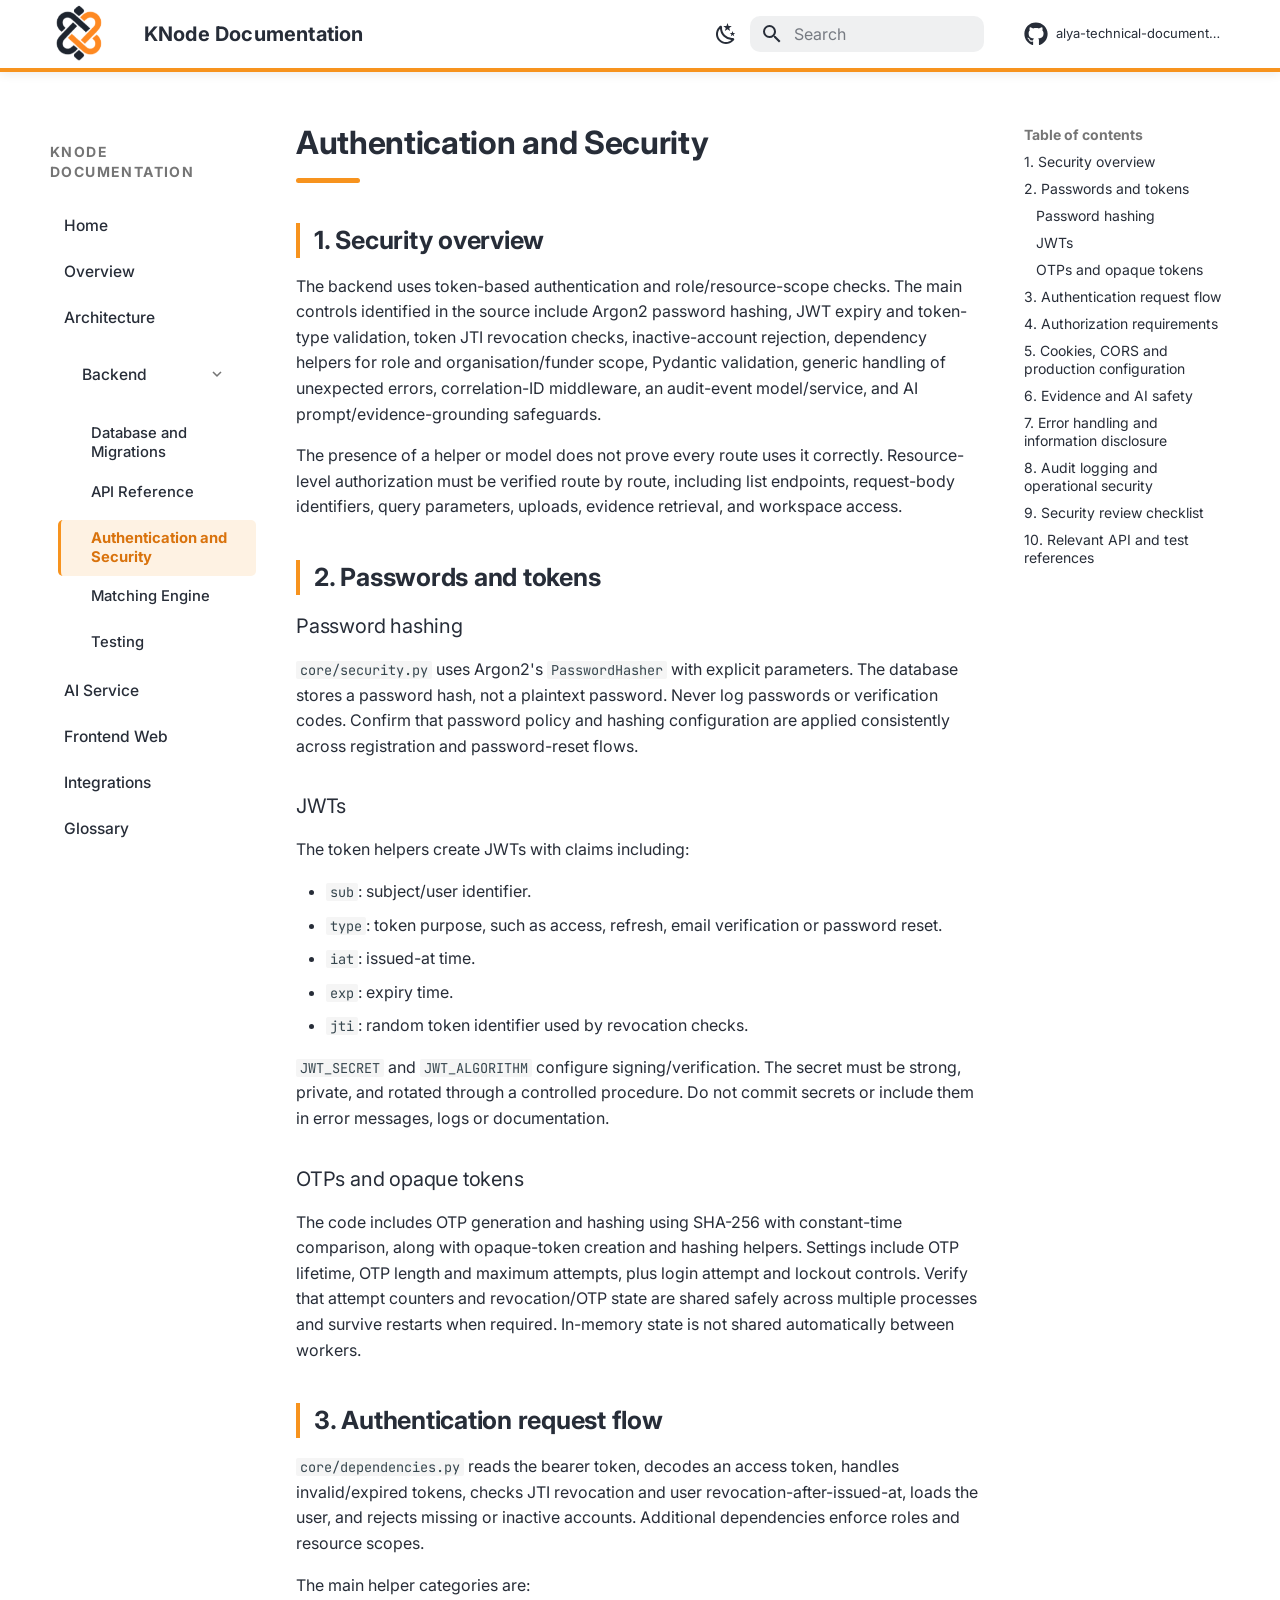
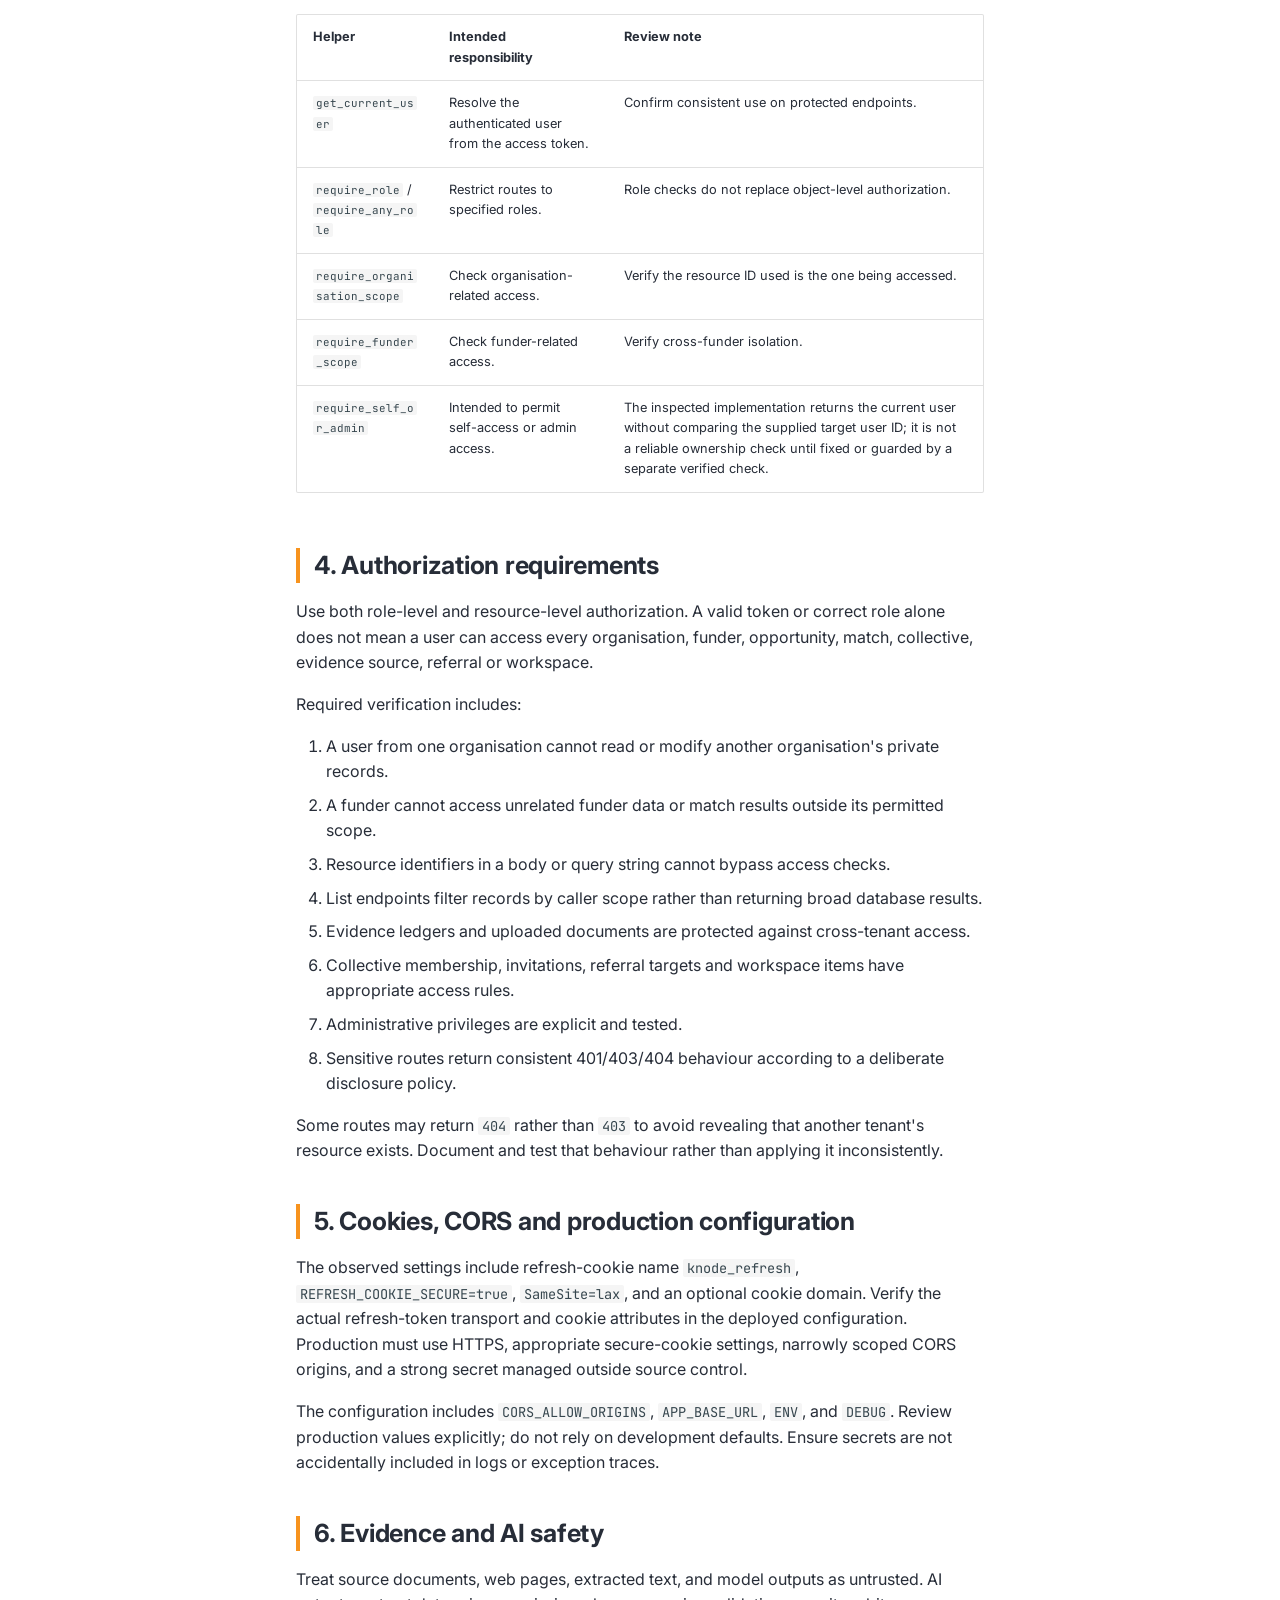
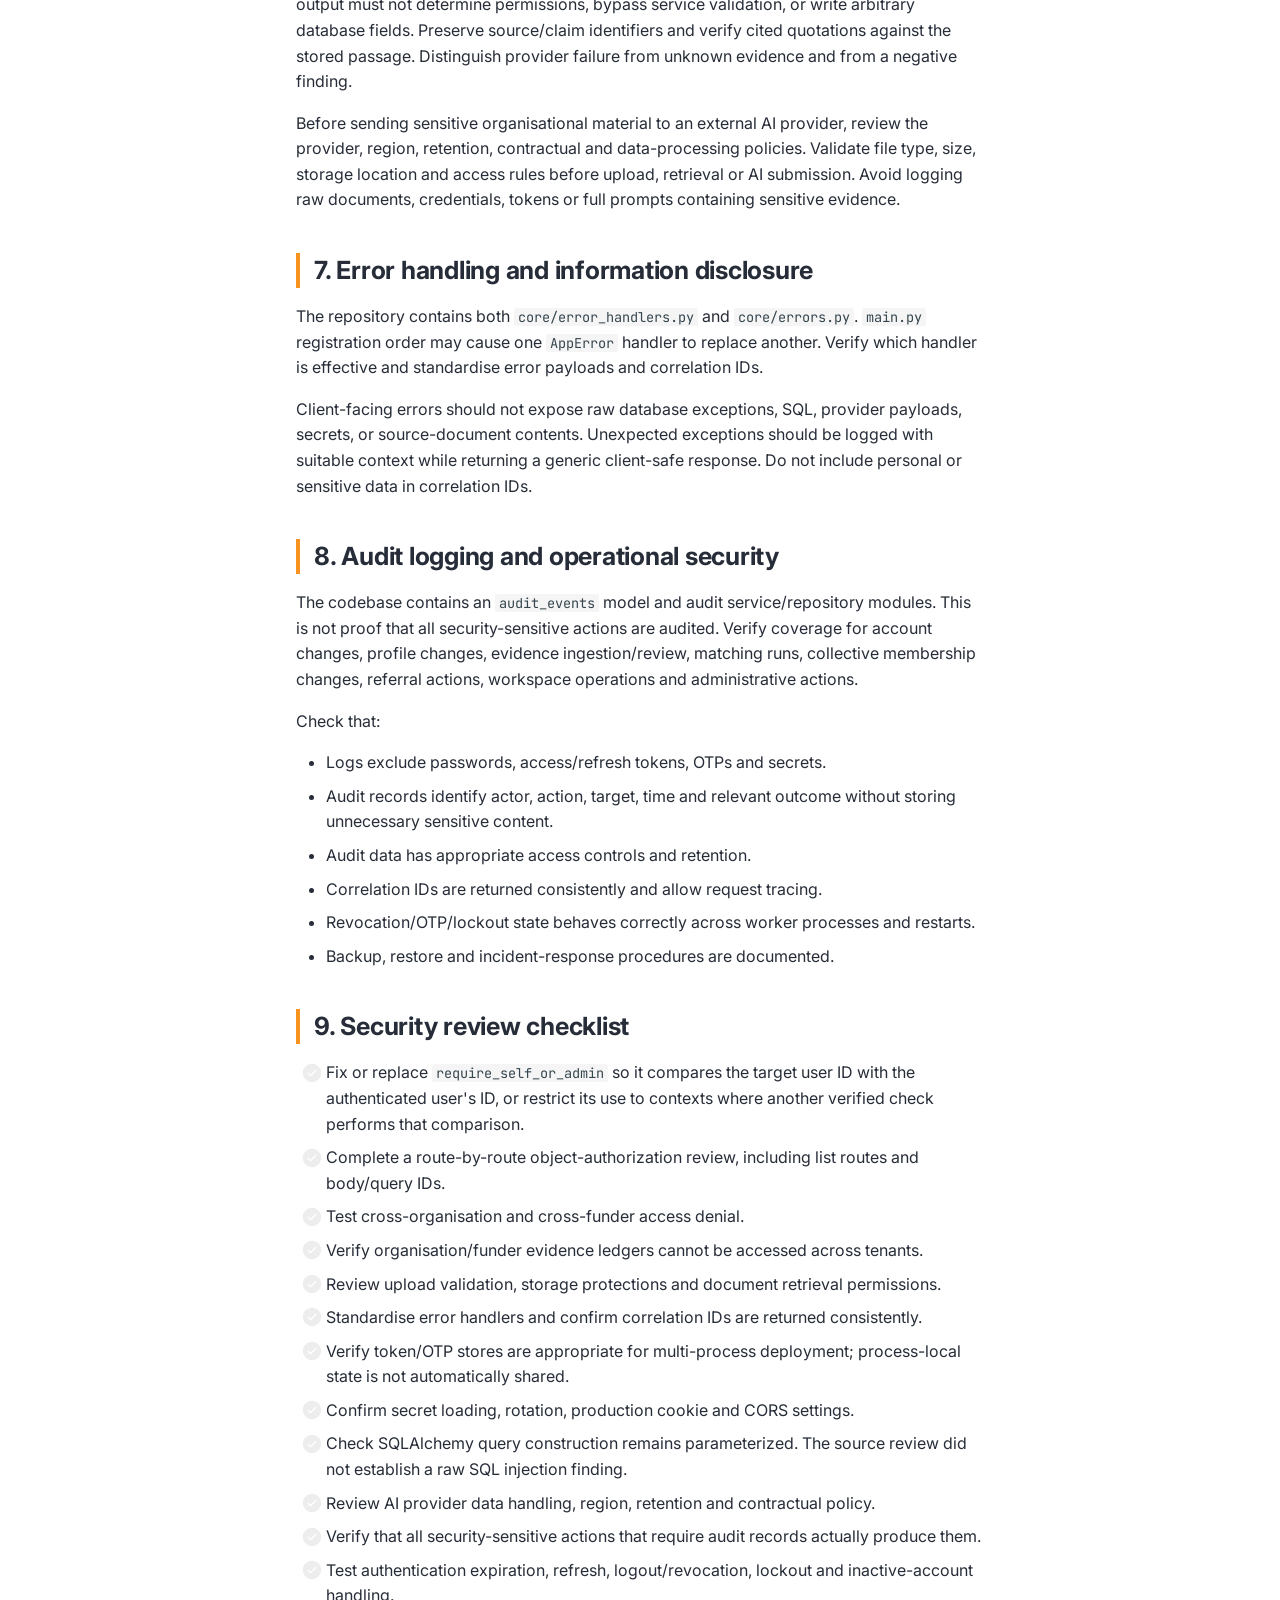
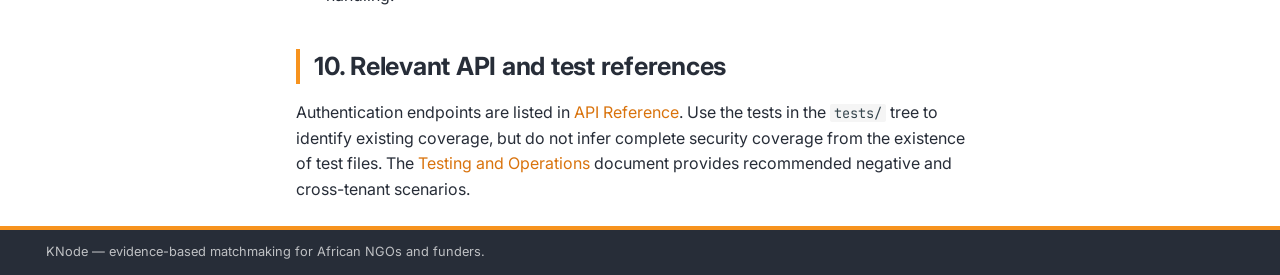
<file: backend/authentication-security/index.html>
<!DOCTYPE html><html lang="en" class="no-js"><head>
    
      <meta charset="utf-8">
      <meta name="viewport" content="width=device-width,initial-scale=1">
      
        <meta name="description" content="Technical documentation for KNode, an evidence-based matchmaking platform connecting African NGOs, collectives and funders.">
      
      
      
        <link rel="canonical" href="https://akirachix.github.io/alya-technical-documentation/backend/authentication-security/">
      
      
        <link rel="prev" href="../api-reference/">
      
      
        <link rel="next" href="../matching-engine/">
      
      
        
      
      
      <link rel="icon" href="../../assets/brand/knode-logo-light.png">
      <meta name="generator" content="mkdocs-1.6.1, mkdocs-material-9.7.7">
    
    
      
        <title>Authentication and Security - KNode Documentation</title>
      
    
    
      <link rel="stylesheet" href="../../assets/stylesheets/main.ec1eaa64.min.css">
      
        
        <link rel="stylesheet" href="../../assets/stylesheets/palette.ab4e12ef.min.css">
      
      


    
    
      
    
    
      
        
        
        <link rel="preconnect" href="https://fonts.gstatic.com" crossorigin="">
        <link rel="stylesheet" href="https://fonts.googleapis.com/css?family=Inter:300,300i,400,400i,700,700i%7CJetBrains+Mono:400,400i,700,700i&amp;display=fallback">
        <style>:root{--md-text-font:"Inter";--md-code-font:"JetBrains Mono"}</style>
      
    
    
      <link rel="stylesheet" href="../../stylesheets/extra.css">
    
    <script>__md_scope=new URL("../..",location),__md_hash=e=>[...e].reduce(((e,_)=>(e<<5)-e+_.charCodeAt(0)),0),__md_get=(e,_=localStorage,t=__md_scope)=>JSON.parse(_.getItem(t.pathname+"."+e)),__md_set=(e,_,t=localStorage,a=__md_scope)=>{try{t.setItem(a.pathname+"."+e,JSON.stringify(_))}catch(e){}}</script>
    
      

    
    
  <link href="../../assets/stylesheets/glightbox.min.css" rel="stylesheet"><script src="../../assets/javascripts/glightbox.min.js"></script><style id="glightbox-style">
            html.glightbox-open { overflow: initial; height: 100%; }
            .gslide-title { margin-top: 0px; user-select: text; }
            .gslide-desc { color: #666; user-select: text; }
            .gslide-image img { background: white; }
            .gscrollbar-fixer { padding-right: 15px; }
            .gdesc-inner { font-size: 0.75rem; }
            body[data-md-color-scheme="slate"] .gdesc-inner { background: var(--md-default-bg-color); }
            body[data-md-color-scheme="slate"] .gslide-title { color: var(--md-default-fg-color); }
            body[data-md-color-scheme="slate"] .gslide-desc { color: var(--md-default-fg-color); }
        </style></head>
  
  
    
    
      
    
    
    
    
    <body dir="ltr" data-md-color-scheme="default" data-md-color-primary="custom" data-md-color-accent="custom">
  
    
    <input class="md-toggle" data-md-toggle="drawer" type="checkbox" id="__drawer" autocomplete="off">
    <input class="md-toggle" data-md-toggle="search" type="checkbox" id="__search" autocomplete="off">
    <label class="md-overlay" for="__drawer"></label>
    <div data-md-component="skip">
      
        
        <a href="#authentication-and-security" class="md-skip">
          Skip to content
        </a>
      
    </div>
    <div data-md-component="announce">
      
    </div>
    
    
      

  

<header class="md-header md-header--shadow" data-md-component="header">
  <nav class="md-header__inner md-grid" aria-label="Header">
    <a href="../.." title="KNode Documentation" class="md-header__button md-logo" aria-label="KNode Documentation" data-md-component="logo">
      
  <img src="../../assets/brand/knode-logo-light.png" alt="logo">

    </a>
    <label class="md-header__button md-icon" for="__drawer">
      
      <svg xmlns="http://www.w3.org/2000/svg" viewBox="0 0 24 24"><path d="M3 6h18v2H3zm0 5h18v2H3zm0 5h18v2H3z"></path></svg>
    </label>
    <div class="md-header__title" data-md-component="header-title">
      <div class="md-header__ellipsis">
        <div class="md-header__topic">
          <span class="md-ellipsis">
            KNode Documentation
          </span>
        </div>
        <div class="md-header__topic" data-md-component="header-topic">
          <span class="md-ellipsis">
            
              Authentication and Security
            
          </span>
        </div>
      </div>
    </div>
    
      
        <form class="md-header__option" data-md-component="palette">
  
    
    
    
    <input class="md-option" data-md-color-media="" data-md-color-scheme="default" data-md-color-primary="custom" data-md-color-accent="custom" aria-label="Switch to dark mode" type="radio" name="__palette" id="__palette_0">
    
      <label class="md-header__button md-icon" title="Switch to dark mode" for="__palette_1" hidden="">
        <svg xmlns="http://www.w3.org/2000/svg" viewBox="0 0 24 24"><path d="m17.75 4.09-2.53 1.94.91 3.06-2.63-1.81-2.63 1.81.91-3.06-2.53-1.94L12.44 4l1.06-3 1.06 3zm3.5 6.91-1.64 1.25.59 1.98-1.7-1.17-1.7 1.17.59-1.98L15.75 11l2.06-.05L18.5 9l.69 1.95zm-2.28 4.95c.83-.08 1.72 1.1 1.19 1.85-.32.45-.66.87-1.08 1.27C15.17 23 8.84 23 4.94 19.07c-3.91-3.9-3.91-10.24 0-14.14.4-.4.82-.76 1.27-1.08.75-.53 1.93.36 1.85 1.19-.27 2.86.69 5.83 2.89 8.02a9.96 9.96 0 0 0 8.02 2.89m-1.64 2.02a12.08 12.08 0 0 1-7.8-3.47c-2.17-2.19-3.33-5-3.49-7.82-2.81 3.14-2.7 7.96.31 10.98 3.02 3.01 7.84 3.12 10.98.31"></path></svg>
      </label>
    
  
    
    
    
    <input class="md-option" data-md-color-media="" data-md-color-scheme="slate" data-md-color-primary="custom" data-md-color-accent="custom" aria-label="Switch to light mode" type="radio" name="__palette" id="__palette_1">
    
      <label class="md-header__button md-icon" title="Switch to light mode" for="__palette_0" hidden="">
        <svg xmlns="http://www.w3.org/2000/svg" viewBox="0 0 24 24"><path d="M12 7a5 5 0 0 1 5 5 5 5 0 0 1-5 5 5 5 0 0 1-5-5 5 5 0 0 1 5-5m0 2a3 3 0 0 0-3 3 3 3 0 0 0 3 3 3 3 0 0 0 3-3 3 3 0 0 0-3-3m0-7 2.39 3.42C13.65 5.15 12.84 5 12 5s-1.65.15-2.39.42zM3.34 7l4.16-.35A7.2 7.2 0 0 0 5.94 8.5c-.44.74-.69 1.5-.83 2.29zm.02 10 1.76-3.77a7.131 7.131 0 0 0 2.38 4.14zM20.65 7l-1.77 3.79a7.02 7.02 0 0 0-2.38-4.15zm-.01 10-4.14.36c.59-.51 1.12-1.14 1.54-1.86.42-.73.69-1.5.83-2.29zM12 22l-2.41-3.44c.74.27 1.55.44 2.41.44.82 0 1.63-.17 2.37-.44z"></path></svg>
      </label>
    
  
</form>
      
    
    
      <script>var palette=__md_get("__palette");if(palette&&palette.color){if("(prefers-color-scheme)"===palette.color.media){var media=matchMedia("(prefers-color-scheme: light)"),input=document.querySelector(media.matches?"[data-md-color-media='(prefers-color-scheme: light)']":"[data-md-color-media='(prefers-color-scheme: dark)']");palette.color.media=input.getAttribute("data-md-color-media"),palette.color.scheme=input.getAttribute("data-md-color-scheme"),palette.color.primary=input.getAttribute("data-md-color-primary"),palette.color.accent=input.getAttribute("data-md-color-accent")}for(var[key,value]of Object.entries(palette.color))document.body.setAttribute("data-md-color-"+key,value)}</script>
    
    
    
      
      
        <label class="md-header__button md-icon" for="__search">
          
          <svg xmlns="http://www.w3.org/2000/svg" viewBox="0 0 24 24"><path d="M9.5 3A6.5 6.5 0 0 1 16 9.5c0 1.61-.59 3.09-1.56 4.23l.27.27h.79l5 5-1.5 1.5-5-5v-.79l-.27-.27A6.52 6.52 0 0 1 9.5 16 6.5 6.5 0 0 1 3 9.5 6.5 6.5 0 0 1 9.5 3m0 2C7 5 5 7 5 9.5S7 14 9.5 14 14 12 14 9.5 12 5 9.5 5"></path></svg>
        </label>
        <div class="md-search" data-md-component="search" role="dialog">
  <label class="md-search__overlay" for="__search"></label>
  <div class="md-search__inner" role="search">
    <form class="md-search__form" name="search">
      <input type="text" class="md-search__input" name="query" aria-label="Search" placeholder="Search" autocapitalize="off" autocorrect="off" autocomplete="off" spellcheck="false" data-md-component="search-query" required="">
      <label class="md-search__icon md-icon" for="__search">
        
        <svg xmlns="http://www.w3.org/2000/svg" viewBox="0 0 24 24"><path d="M9.5 3A6.5 6.5 0 0 1 16 9.5c0 1.61-.59 3.09-1.56 4.23l.27.27h.79l5 5-1.5 1.5-5-5v-.79l-.27-.27A6.52 6.52 0 0 1 9.5 16 6.5 6.5 0 0 1 3 9.5 6.5 6.5 0 0 1 9.5 3m0 2C7 5 5 7 5 9.5S7 14 9.5 14 14 12 14 9.5 12 5 9.5 5"></path></svg>
        
        <svg xmlns="http://www.w3.org/2000/svg" viewBox="0 0 24 24"><path d="M20 11v2H8l5.5 5.5-1.42 1.42L4.16 12l7.92-7.92L13.5 5.5 8 11z"></path></svg>
      </label>
      <nav class="md-search__options" aria-label="Search">
        
        <button type="reset" class="md-search__icon md-icon" title="Clear" aria-label="Clear" tabindex="-1">
          
          <svg xmlns="http://www.w3.org/2000/svg" viewBox="0 0 24 24"><path d="M19 6.41 17.59 5 12 10.59 6.41 5 5 6.41 10.59 12 5 17.59 6.41 19 12 13.41 17.59 19 19 17.59 13.41 12z"></path></svg>
        </button>
      </nav>
      
        <div class="md-search__suggest" data-md-component="search-suggest"></div>
      
    </form>
    <div class="md-search__output">
      <div class="md-search__scrollwrap" tabindex="0" data-md-scrollfix="">
        <div class="md-search-result" data-md-component="search-result">
          <div class="md-search-result__meta">
            Initializing search
          </div>
          <ol class="md-search-result__list" role="presentation"></ol>
        </div>
      </div>
    </div>
  </div>
</div>
      
    
    
      <div class="md-header__source">
        <a href="https://github.com/akirachix/alya-technical-documentation" title="Go to repository" class="md-source" data-md-component="source">
  <div class="md-source__icon md-icon">
    
    <svg xmlns="http://www.w3.org/2000/svg" viewBox="0 0 512 512"><!--! Font Awesome Free 7.1.0 by @fontawesome - https://fontawesome.com License - https://fontawesome.com/license/free (Icons: CC BY 4.0, Fonts: SIL OFL 1.1, Code: MIT License) Copyright 2025 Fonticons, Inc.--><path d="M173.9 397.4c0 2-2.3 3.6-5.2 3.6-3.3.3-5.6-1.3-5.6-3.6 0-2 2.3-3.6 5.2-3.6 3-.3 5.6 1.3 5.6 3.6m-31.1-4.5c-.7 2 1.3 4.3 4.3 4.9 2.6 1 5.6 0 6.2-2s-1.3-4.3-4.3-5.2c-2.6-.7-5.5.3-6.2 2.3m44.2-1.7c-2.9.7-4.9 2.6-4.6 4.9.3 2 2.9 3.3 5.9 2.6 2.9-.7 4.9-2.6 4.6-4.6-.3-1.9-3-3.2-5.9-2.9M252.8 8C114.1 8 8 113.3 8 252c0 110.9 69.8 205.8 169.5 239.2 12.8 2.3 17.3-5.6 17.3-12.1 0-6.2-.3-40.4-.3-61.4 0 0-70 15-84.7-29.8 0 0-11.4-29.1-27.8-36.6 0 0-22.9-15.7 1.6-15.4 0 0 24.9 2 38.6 25.8 21.9 38.6 58.6 27.5 72.9 20.9 2.3-16 8.8-27.1 16-33.7-55.9-6.2-112.3-14.3-112.3-110.5 0-27.5 7.6-41.3 23.6-58.9-2.6-6.5-11.1-33.3 2.6-67.9 20.9-6.5 69 27 69 27 20-5.6 41.5-8.5 62.8-8.5s42.8 2.9 62.8 8.5c0 0 48.1-33.6 69-27 13.7 34.7 5.2 61.4 2.6 67.9 16 17.7 25.8 31.5 25.8 58.9 0 96.5-58.9 104.2-114.8 110.5 9.2 7.9 17 22.9 17 46.4 0 33.7-.3 75.4-.3 83.6 0 6.5 4.6 14.4 17.3 12.1C436.2 457.8 504 362.9 504 252 504 113.3 391.5 8 252.8 8M105.2 352.9c-1.3 1-1 3.3.7 5.2 1.6 1.6 3.9 2.3 5.2 1 1.3-1 1-3.3-.7-5.2-1.6-1.6-3.9-2.3-5.2-1m-10.8-8.1c-.7 1.3.3 2.9 2.3 3.9 1.6 1 3.6.7 4.3-.7.7-1.3-.3-2.9-2.3-3.9-2-.6-3.6-.3-4.3.7m32.4 35.6c-1.6 1.3-1 4.3 1.3 6.2 2.3 2.3 5.2 2.6 6.5 1 1.3-1.3.7-4.3-1.3-6.2-2.2-2.3-5.2-2.6-6.5-1m-11.4-14.7c-1.6 1-1.6 3.6 0 5.9s4.3 3.3 5.6 2.3c1.6-1.3 1.6-3.9 0-6.2-1.4-2.3-4-3.3-5.6-2"></path></svg>
  </div>
  <div class="md-source__repository">
    alya-technical-documentation
  </div>
</a>
      </div>
    
  </nav>
  
</header>
    
    <div class="md-container" data-md-component="container">
      
      
        
          
        
      
      <main class="md-main" data-md-component="main">
        <div class="md-main__inner md-grid">
          
            
              
              <div class="md-sidebar md-sidebar--primary" data-md-component="sidebar" data-md-type="navigation">
                <div class="md-sidebar__scrollwrap">
                  <div class="md-sidebar__inner">
                    



<nav class="md-nav md-nav--primary" aria-label="Navigation" data-md-level="0">
  <label class="md-nav__title" for="__drawer">
    <a href="../.." title="KNode Documentation" class="md-nav__button md-logo" aria-label="KNode Documentation" data-md-component="logo">
      
  <img src="../../assets/brand/knode-logo-light.png" alt="logo">

    </a>
    KNode Documentation
  </label>
  
    <div class="md-nav__source">
      <a href="https://github.com/akirachix/alya-technical-documentation" title="Go to repository" class="md-source" data-md-component="source">
  <div class="md-source__icon md-icon">
    
    <svg xmlns="http://www.w3.org/2000/svg" viewBox="0 0 512 512"><!--! Font Awesome Free 7.1.0 by @fontawesome - https://fontawesome.com License - https://fontawesome.com/license/free (Icons: CC BY 4.0, Fonts: SIL OFL 1.1, Code: MIT License) Copyright 2025 Fonticons, Inc.--><path d="M173.9 397.4c0 2-2.3 3.6-5.2 3.6-3.3.3-5.6-1.3-5.6-3.6 0-2 2.3-3.6 5.2-3.6 3-.3 5.6 1.3 5.6 3.6m-31.1-4.5c-.7 2 1.3 4.3 4.3 4.9 2.6 1 5.6 0 6.2-2s-1.3-4.3-4.3-5.2c-2.6-.7-5.5.3-6.2 2.3m44.2-1.7c-2.9.7-4.9 2.6-4.6 4.9.3 2 2.9 3.3 5.9 2.6 2.9-.7 4.9-2.6 4.6-4.6-.3-1.9-3-3.2-5.9-2.9M252.8 8C114.1 8 8 113.3 8 252c0 110.9 69.8 205.8 169.5 239.2 12.8 2.3 17.3-5.6 17.3-12.1 0-6.2-.3-40.4-.3-61.4 0 0-70 15-84.7-29.8 0 0-11.4-29.1-27.8-36.6 0 0-22.9-15.7 1.6-15.4 0 0 24.9 2 38.6 25.8 21.9 38.6 58.6 27.5 72.9 20.9 2.3-16 8.8-27.1 16-33.7-55.9-6.2-112.3-14.3-112.3-110.5 0-27.5 7.6-41.3 23.6-58.9-2.6-6.5-11.1-33.3 2.6-67.9 20.9-6.5 69 27 69 27 20-5.6 41.5-8.5 62.8-8.5s42.8 2.9 62.8 8.5c0 0 48.1-33.6 69-27 13.7 34.7 5.2 61.4 2.6 67.9 16 17.7 25.8 31.5 25.8 58.9 0 96.5-58.9 104.2-114.8 110.5 9.2 7.9 17 22.9 17 46.4 0 33.7-.3 75.4-.3 83.6 0 6.5 4.6 14.4 17.3 12.1C436.2 457.8 504 362.9 504 252 504 113.3 391.5 8 252.8 8M105.2 352.9c-1.3 1-1 3.3.7 5.2 1.6 1.6 3.9 2.3 5.2 1 1.3-1 1-3.3-.7-5.2-1.6-1.6-3.9-2.3-5.2-1m-10.8-8.1c-.7 1.3.3 2.9 2.3 3.9 1.6 1 3.6.7 4.3-.7.7-1.3-.3-2.9-2.3-3.9-2-.6-3.6-.3-4.3.7m32.4 35.6c-1.6 1.3-1 4.3 1.3 6.2 2.3 2.3 5.2 2.6 6.5 1 1.3-1.3.7-4.3-1.3-6.2-2.2-2.3-5.2-2.6-6.5-1m-11.4-14.7c-1.6 1-1.6 3.6 0 5.9s4.3 3.3 5.6 2.3c1.6-1.3 1.6-3.9 0-6.2-1.4-2.3-4-3.3-5.6-2"></path></svg>
  </div>
  <div class="md-source__repository">
    alya-technical-documentation
  </div>
</a>
    </div>
  
  <ul class="md-nav__list" data-md-scrollfix="">
    
      
      
  
  
  
  
    <li class="md-nav__item">
      <a href="../.." class="md-nav__link">
        
  
  
  <span class="md-ellipsis">
    
  
    Home
  

    
  </span>
  
  

      </a>
    </li>
  

    
      
      
  
  
  
  
    <li class="md-nav__item">
      <a href="../../overview/" class="md-nav__link">
        
  
  
  <span class="md-ellipsis">
    
  
    Overview
  

    
  </span>
  
  

      </a>
    </li>
  

    
      
      
  
  
  
  
    <li class="md-nav__item">
      <a href="../../architecture/" class="md-nav__link">
        
  
  
  <span class="md-ellipsis">
    
  
    Architecture
  

    
  </span>
  
  

      </a>
    </li>
  

    
      
      
  
  
    
  
  
  
    
    
      
        
          
        
      
        
      
        
      
        
      
        
      
        
      
    
    
    
    
    <li class="md-nav__item md-nav__item--active md-nav__item--nested">
      
        
        
        <input class="md-nav__toggle md-toggle " type="checkbox" id="__nav_4" checked="">
        
          
          <div class="md-nav__link md-nav__container">
            <a href="../" class="md-nav__link ">
              
  
  
  <span class="md-ellipsis">
    
  
    Backend
  

    
  </span>
  
  

            </a>
            
              
              <label class="md-nav__link " for="__nav_4" id="__nav_4_label" tabindex="0">
                <span class="md-nav__icon md-icon"></span>
              </label>
            
          </div>
        
        <nav class="md-nav" data-md-level="1" aria-labelledby="__nav_4_label" aria-expanded="true">
          <label class="md-nav__title" for="__nav_4">
            <span class="md-nav__icon md-icon"></span>
            
  
    Backend
  

          </label>
          <ul class="md-nav__list" data-md-scrollfix="">
            
              
            
              
                
  
  
  
  
    <li class="md-nav__item">
      <a href="../database/" class="md-nav__link">
        
  
  
  <span class="md-ellipsis">
    
  
    Database and Migrations
  

    
  </span>
  
  

      </a>
    </li>
  

              
            
              
                
  
  
  
  
    <li class="md-nav__item">
      <a href="../api-reference/" class="md-nav__link">
        
  
  
  <span class="md-ellipsis">
    
  
    API Reference
  

    
  </span>
  
  

      </a>
    </li>
  

              
            
              
                
  
  
    
  
  
  
    <li class="md-nav__item md-nav__item--active">
      
      <input class="md-nav__toggle md-toggle" type="checkbox" id="__toc">
      
      
        
      
      
        <label class="md-nav__link md-nav__link--active" for="__toc">
          
  
  
  <span class="md-ellipsis">
    
  
    Authentication and Security
  

    
  </span>
  
  

          <span class="md-nav__icon md-icon"></span>
        </label>
      
      <a href="./" class="md-nav__link md-nav__link--active">
        
  
  
  <span class="md-ellipsis">
    
  
    Authentication and Security
  

    
  </span>
  
  

      </a>
      
        

<nav class="md-nav md-nav--secondary" aria-label="Table of contents">
  
  
  
    
  
  
    <label class="md-nav__title" for="__toc">
      <span class="md-nav__icon md-icon"></span>
      Table of contents
    </label>
    <ul class="md-nav__list" data-md-component="toc" data-md-scrollfix="">
      
        <li class="md-nav__item">
  <a href="#1-security-overview" class="md-nav__link">
    <span class="md-ellipsis">
      
        1. Security overview
      
    </span>
  </a>
  
</li>
      
        <li class="md-nav__item">
  <a href="#2-passwords-and-tokens" class="md-nav__link">
    <span class="md-ellipsis">
      
        2. Passwords and tokens
      
    </span>
  </a>
  
    <nav class="md-nav" aria-label="2. Passwords and tokens">
      <ul class="md-nav__list">
        
          <li class="md-nav__item">
  <a href="#password-hashing" class="md-nav__link">
    <span class="md-ellipsis">
      
        Password hashing
      
    </span>
  </a>
  
</li>
        
          <li class="md-nav__item">
  <a href="#jwts" class="md-nav__link">
    <span class="md-ellipsis">
      
        JWTs
      
    </span>
  </a>
  
</li>
        
          <li class="md-nav__item">
  <a href="#otps-and-opaque-tokens" class="md-nav__link">
    <span class="md-ellipsis">
      
        OTPs and opaque tokens
      
    </span>
  </a>
  
</li>
        
      </ul>
    </nav>
  
</li>
      
        <li class="md-nav__item">
  <a href="#3-authentication-request-flow" class="md-nav__link">
    <span class="md-ellipsis">
      
        3. Authentication request flow
      
    </span>
  </a>
  
</li>
      
        <li class="md-nav__item">
  <a href="#4-authorization-requirements" class="md-nav__link">
    <span class="md-ellipsis">
      
        4. Authorization requirements
      
    </span>
  </a>
  
</li>
      
        <li class="md-nav__item">
  <a href="#5-cookies-cors-and-production-configuration" class="md-nav__link">
    <span class="md-ellipsis">
      
        5. Cookies, CORS and production configuration
      
    </span>
  </a>
  
</li>
      
        <li class="md-nav__item">
  <a href="#6-evidence-and-ai-safety" class="md-nav__link">
    <span class="md-ellipsis">
      
        6. Evidence and AI safety
      
    </span>
  </a>
  
</li>
      
        <li class="md-nav__item">
  <a href="#7-error-handling-and-information-disclosure" class="md-nav__link">
    <span class="md-ellipsis">
      
        7. Error handling and information disclosure
      
    </span>
  </a>
  
</li>
      
        <li class="md-nav__item">
  <a href="#8-audit-logging-and-operational-security" class="md-nav__link">
    <span class="md-ellipsis">
      
        8. Audit logging and operational security
      
    </span>
  </a>
  
</li>
      
        <li class="md-nav__item">
  <a href="#9-security-review-checklist" class="md-nav__link">
    <span class="md-ellipsis">
      
        9. Security review checklist
      
    </span>
  </a>
  
</li>
      
        <li class="md-nav__item">
  <a href="#10-relevant-api-and-test-references" class="md-nav__link">
    <span class="md-ellipsis">
      
        10. Relevant API and test references
      
    </span>
  </a>
  
</li>
      
    </ul>
  
</nav>
      
    </li>
  

              
            
              
                
  
  
  
  
    <li class="md-nav__item">
      <a href="../matching-engine/" class="md-nav__link">
        
  
  
  <span class="md-ellipsis">
    
  
    Matching Engine
  

    
  </span>
  
  

      </a>
    </li>
  

              
            
              
                
  
  
  
  
    <li class="md-nav__item">
      <a href="../testing/" class="md-nav__link">
        
  
  
  <span class="md-ellipsis">
    
  
    Testing
  

    
  </span>
  
  

      </a>
    </li>
  

              
            
          </ul>
        </nav>
      
    </li>
  

    
      
      
  
  
  
  
    <li class="md-nav__item">
      <a href="../../ai/" class="md-nav__link">
        
  
  
  <span class="md-ellipsis">
    
  
    AI Service
  

    
  </span>
  
  

      </a>
    </li>
  

    
      
      
  
  
  
  
    <li class="md-nav__item">
      <a href="../../frontend/" class="md-nav__link">
        
  
  
  <span class="md-ellipsis">
    
  
    Frontend Web
  

    
  </span>
  
  

      </a>
    </li>
  

    
      
      
  
  
  
  
    <li class="md-nav__item">
      <a href="../../integrations/" class="md-nav__link">
        
  
  
  <span class="md-ellipsis">
    
  
    Integrations
  

    
  </span>
  
  

      </a>
    </li>
  

    
      
      
  
  
  
  
    <li class="md-nav__item">
      <a href="../../glossary/" class="md-nav__link">
        
  
  
  <span class="md-ellipsis">
    
  
    Glossary
  

    
  </span>
  
  

      </a>
    </li>
  

    
  </ul>
</nav>
                  </div>
                </div>
              </div>
            
            
              
              <div class="md-sidebar md-sidebar--secondary" data-md-component="sidebar" data-md-type="toc">
                <div class="md-sidebar__scrollwrap">
                  <div class="md-sidebar__inner">
                    

<nav class="md-nav md-nav--secondary" aria-label="Table of contents">
  
  
  
    
  
  
    <label class="md-nav__title" for="__toc">
      <span class="md-nav__icon md-icon"></span>
      Table of contents
    </label>
    <ul class="md-nav__list" data-md-component="toc" data-md-scrollfix="">
      
        <li class="md-nav__item">
  <a href="#1-security-overview" class="md-nav__link">
    <span class="md-ellipsis">
      
        1. Security overview
      
    </span>
  </a>
  
</li>
      
        <li class="md-nav__item">
  <a href="#2-passwords-and-tokens" class="md-nav__link">
    <span class="md-ellipsis">
      
        2. Passwords and tokens
      
    </span>
  </a>
  
    <nav class="md-nav" aria-label="2. Passwords and tokens">
      <ul class="md-nav__list">
        
          <li class="md-nav__item">
  <a href="#password-hashing" class="md-nav__link">
    <span class="md-ellipsis">
      
        Password hashing
      
    </span>
  </a>
  
</li>
        
          <li class="md-nav__item">
  <a href="#jwts" class="md-nav__link">
    <span class="md-ellipsis">
      
        JWTs
      
    </span>
  </a>
  
</li>
        
          <li class="md-nav__item">
  <a href="#otps-and-opaque-tokens" class="md-nav__link">
    <span class="md-ellipsis">
      
        OTPs and opaque tokens
      
    </span>
  </a>
  
</li>
        
      </ul>
    </nav>
  
</li>
      
        <li class="md-nav__item">
  <a href="#3-authentication-request-flow" class="md-nav__link">
    <span class="md-ellipsis">
      
        3. Authentication request flow
      
    </span>
  </a>
  
</li>
      
        <li class="md-nav__item">
  <a href="#4-authorization-requirements" class="md-nav__link">
    <span class="md-ellipsis">
      
        4. Authorization requirements
      
    </span>
  </a>
  
</li>
      
        <li class="md-nav__item">
  <a href="#5-cookies-cors-and-production-configuration" class="md-nav__link">
    <span class="md-ellipsis">
      
        5. Cookies, CORS and production configuration
      
    </span>
  </a>
  
</li>
      
        <li class="md-nav__item">
  <a href="#6-evidence-and-ai-safety" class="md-nav__link">
    <span class="md-ellipsis">
      
        6. Evidence and AI safety
      
    </span>
  </a>
  
</li>
      
        <li class="md-nav__item">
  <a href="#7-error-handling-and-information-disclosure" class="md-nav__link">
    <span class="md-ellipsis">
      
        7. Error handling and information disclosure
      
    </span>
  </a>
  
</li>
      
        <li class="md-nav__item">
  <a href="#8-audit-logging-and-operational-security" class="md-nav__link">
    <span class="md-ellipsis">
      
        8. Audit logging and operational security
      
    </span>
  </a>
  
</li>
      
        <li class="md-nav__item">
  <a href="#9-security-review-checklist" class="md-nav__link">
    <span class="md-ellipsis">
      
        9. Security review checklist
      
    </span>
  </a>
  
</li>
      
        <li class="md-nav__item">
  <a href="#10-relevant-api-and-test-references" class="md-nav__link">
    <span class="md-ellipsis">
      
        10. Relevant API and test references
      
    </span>
  </a>
  
</li>
      
    </ul>
  
</nav>
                  </div>
                </div>
              </div>
            
          
          
            <div class="md-content" data-md-component="content">
              
              <article class="md-content__inner md-typeset">
                
                  


  
  


<h1 id="authentication-and-security">Authentication and Security<a class="headerlink" href="#authentication-and-security" title="Permanent link">¶</a></h1>
<h2 id="1-security-overview">1. Security overview<a class="headerlink" href="#1-security-overview" title="Permanent link">¶</a></h2>
<p>The backend uses token-based authentication and role/resource-scope checks. The main controls identified in the source include Argon2 password hashing, JWT expiry and token-type validation, token JTI revocation checks, inactive-account rejection, dependency helpers for role and organisation/funder scope, Pydantic validation, generic handling of unexpected errors, correlation-ID middleware, an audit-event model/service, and AI prompt/evidence-grounding safeguards.</p>
<p>The presence of a helper or model does not prove every route uses it correctly. Resource-level authorization must be verified route by route, including list endpoints, request-body identifiers, query parameters, uploads, evidence retrieval, and workspace access.</p>
<h2 id="2-passwords-and-tokens">2. Passwords and tokens<a class="headerlink" href="#2-passwords-and-tokens" title="Permanent link">¶</a></h2>
<h3 id="password-hashing">Password hashing<a class="headerlink" href="#password-hashing" title="Permanent link">¶</a></h3>
<p><code>core/security.py</code> uses Argon2's <code>PasswordHasher</code> with explicit parameters. The database stores a password hash, not a plaintext password. Never log passwords or verification codes. Confirm that password policy and hashing configuration are applied consistently across registration and password-reset flows.</p>
<h3 id="jwts">JWTs<a class="headerlink" href="#jwts" title="Permanent link">¶</a></h3>
<p>The token helpers create JWTs with claims including:</p>
<ul>
<li><code>sub</code>: subject/user identifier.</li>
<li><code>type</code>: token purpose, such as access, refresh, email verification or password reset.</li>
<li><code>iat</code>: issued-at time.</li>
<li><code>exp</code>: expiry time.</li>
<li><code>jti</code>: random token identifier used by revocation checks.</li>
</ul>
<p><code>JWT_SECRET</code> and <code>JWT_ALGORITHM</code> configure signing/verification. The secret must be strong, private, and rotated through a controlled procedure. Do not commit secrets or include them in error messages, logs or documentation.</p>
<h3 id="otps-and-opaque-tokens">OTPs and opaque tokens<a class="headerlink" href="#otps-and-opaque-tokens" title="Permanent link">¶</a></h3>
<p>The code includes OTP generation and hashing using SHA-256 with constant-time comparison, along with opaque-token creation and hashing helpers. Settings include OTP lifetime, OTP length and maximum attempts, plus login attempt and lockout controls. Verify that attempt counters and revocation/OTP state are shared safely across multiple processes and survive restarts when required. In-memory state is not shared automatically between workers.</p>
<h2 id="3-authentication-request-flow">3. Authentication request flow<a class="headerlink" href="#3-authentication-request-flow" title="Permanent link">¶</a></h2>
<p><code>core/dependencies.py</code> reads the bearer token, decodes an access token, handles invalid/expired tokens, checks JTI revocation and user revocation-after-issued-at, loads the user, and rejects missing or inactive accounts. Additional dependencies enforce roles and resource scopes.</p>
<p>The main helper categories are:</p>
<table>
<thead>
<tr>
<th>Helper</th>
<th>Intended responsibility</th>
<th>Review note</th>
</tr>
</thead>
<tbody>
<tr>
<td><code>get_current_user</code></td>
<td>Resolve the authenticated user from the access token.</td>
<td>Confirm consistent use on protected endpoints.</td>
</tr>
<tr>
<td><code>require_role</code> / <code>require_any_role</code></td>
<td>Restrict routes to specified roles.</td>
<td>Role checks do not replace object-level authorization.</td>
</tr>
<tr>
<td><code>require_organisation_scope</code></td>
<td>Check organisation-related access.</td>
<td>Verify the resource ID used is the one being accessed.</td>
</tr>
<tr>
<td><code>require_funder_scope</code></td>
<td>Check funder-related access.</td>
<td>Verify cross-funder isolation.</td>
</tr>
<tr>
<td><code>require_self_or_admin</code></td>
<td>Intended to permit self-access or admin access.</td>
<td>The inspected implementation returns the current user without comparing the supplied target user ID; it is not a reliable ownership check until fixed or guarded by a separate verified check.</td>
</tr>
</tbody>
</table>
<h2 id="4-authorization-requirements">4. Authorization requirements<a class="headerlink" href="#4-authorization-requirements" title="Permanent link">¶</a></h2>
<p>Use both role-level and resource-level authorization. A valid token or correct role alone does not mean a user can access every organisation, funder, opportunity, match, collective, evidence source, referral or workspace.</p>
<p>Required verification includes:</p>
<ol>
<li>A user from one organisation cannot read or modify another organisation's private records.</li>
<li>A funder cannot access unrelated funder data or match results outside its permitted scope.</li>
<li>Resource identifiers in a body or query string cannot bypass access checks.</li>
<li>List endpoints filter records by caller scope rather than returning broad database results.</li>
<li>Evidence ledgers and uploaded documents are protected against cross-tenant access.</li>
<li>Collective membership, invitations, referral targets and workspace items have appropriate access rules.</li>
<li>Administrative privileges are explicit and tested.</li>
<li>Sensitive routes return consistent 401/403/404 behaviour according to a deliberate disclosure policy.</li>
</ol>
<p>Some routes may return <code>404</code> rather than <code>403</code> to avoid revealing that another tenant's resource exists. Document and test that behaviour rather than applying it inconsistently.</p>
<h2 id="5-cookies-cors-and-production-configuration">5. Cookies, CORS and production configuration<a class="headerlink" href="#5-cookies-cors-and-production-configuration" title="Permanent link">¶</a></h2>
<p>The observed settings include refresh-cookie name <code>knode_refresh</code>, <code>REFRESH_COOKIE_SECURE=true</code>, <code>SameSite=lax</code>, and an optional cookie domain. Verify the actual refresh-token transport and cookie attributes in the deployed configuration. Production must use HTTPS, appropriate secure-cookie settings, narrowly scoped CORS origins, and a strong secret managed outside source control.</p>
<p>The configuration includes <code>CORS_ALLOW_ORIGINS</code>, <code>APP_BASE_URL</code>, <code>ENV</code>, and <code>DEBUG</code>. Review production values explicitly; do not rely on development defaults. Ensure secrets are not accidentally included in logs or exception traces.</p>
<h2 id="6-evidence-and-ai-safety">6. Evidence and AI safety<a class="headerlink" href="#6-evidence-and-ai-safety" title="Permanent link">¶</a></h2>
<p>Treat source documents, web pages, extracted text, and model outputs as untrusted. AI output must not determine permissions, bypass service validation, or write arbitrary database fields. Preserve source/claim identifiers and verify cited quotations against the stored passage. Distinguish provider failure from unknown evidence and from a negative finding.</p>
<p>Before sending sensitive organisational material to an external AI provider, review the provider, region, retention, contractual and data-processing policies. Validate file type, size, storage location and access rules before upload, retrieval or AI submission. Avoid logging raw documents, credentials, tokens or full prompts containing sensitive evidence.</p>
<h2 id="7-error-handling-and-information-disclosure">7. Error handling and information disclosure<a class="headerlink" href="#7-error-handling-and-information-disclosure" title="Permanent link">¶</a></h2>
<p>The repository contains both <code>core/error_handlers.py</code> and <code>core/errors.py</code>. <code>main.py</code> registration order may cause one <code>AppError</code> handler to replace another. Verify which handler is effective and standardise error payloads and correlation IDs.</p>
<p>Client-facing errors should not expose raw database exceptions, SQL, provider payloads, secrets, or source-document contents. Unexpected exceptions should be logged with suitable context while returning a generic client-safe response. Do not include personal or sensitive data in correlation IDs.</p>
<h2 id="8-audit-logging-and-operational-security">8. Audit logging and operational security<a class="headerlink" href="#8-audit-logging-and-operational-security" title="Permanent link">¶</a></h2>
<p>The codebase contains an <code>audit_events</code> model and audit service/repository modules. This is not proof that all security-sensitive actions are audited. Verify coverage for account changes, profile changes, evidence ingestion/review, matching runs, collective membership changes, referral actions, workspace operations and administrative actions.</p>
<p>Check that:</p>
<ul>
<li>Logs exclude passwords, access/refresh tokens, OTPs and secrets.</li>
<li>Audit records identify actor, action, target, time and relevant outcome without storing unnecessary sensitive content.</li>
<li>Audit data has appropriate access controls and retention.</li>
<li>Correlation IDs are returned consistently and allow request tracing.</li>
<li>Revocation/OTP/lockout state behaves correctly across worker processes and restarts.</li>
<li>Backup, restore and incident-response procedures are documented.</li>
</ul>
<h2 id="9-security-review-checklist">9. Security review checklist<a class="headerlink" href="#9-security-review-checklist" title="Permanent link">¶</a></h2>
<ul class="task-list">
<li class="task-list-item"><label class="task-list-control"><input type="checkbox" disabled=""><span class="task-list-indicator"></span></label> Fix or replace <code>require_self_or_admin</code> so it compares the target user ID with the authenticated user's ID, or restrict its use to contexts where another verified check performs that comparison.</li>
<li class="task-list-item"><label class="task-list-control"><input type="checkbox" disabled=""><span class="task-list-indicator"></span></label> Complete a route-by-route object-authorization review, including list routes and body/query IDs.</li>
<li class="task-list-item"><label class="task-list-control"><input type="checkbox" disabled=""><span class="task-list-indicator"></span></label> Test cross-organisation and cross-funder access denial.</li>
<li class="task-list-item"><label class="task-list-control"><input type="checkbox" disabled=""><span class="task-list-indicator"></span></label> Verify organisation/funder evidence ledgers cannot be accessed across tenants.</li>
<li class="task-list-item"><label class="task-list-control"><input type="checkbox" disabled=""><span class="task-list-indicator"></span></label> Review upload validation, storage protections and document retrieval permissions.</li>
<li class="task-list-item"><label class="task-list-control"><input type="checkbox" disabled=""><span class="task-list-indicator"></span></label> Standardise error handlers and confirm correlation IDs are returned consistently.</li>
<li class="task-list-item"><label class="task-list-control"><input type="checkbox" disabled=""><span class="task-list-indicator"></span></label> Verify token/OTP stores are appropriate for multi-process deployment; process-local state is not automatically shared.</li>
<li class="task-list-item"><label class="task-list-control"><input type="checkbox" disabled=""><span class="task-list-indicator"></span></label> Confirm secret loading, rotation, production cookie and CORS settings.</li>
<li class="task-list-item"><label class="task-list-control"><input type="checkbox" disabled=""><span class="task-list-indicator"></span></label> Check SQLAlchemy query construction remains parameterized. The source review did not establish a raw SQL injection finding.</li>
<li class="task-list-item"><label class="task-list-control"><input type="checkbox" disabled=""><span class="task-list-indicator"></span></label> Review AI provider data handling, region, retention and contractual policy.</li>
<li class="task-list-item"><label class="task-list-control"><input type="checkbox" disabled=""><span class="task-list-indicator"></span></label> Verify that all security-sensitive actions that require audit records actually produce them.</li>
<li class="task-list-item"><label class="task-list-control"><input type="checkbox" disabled=""><span class="task-list-indicator"></span></label> Test authentication expiration, refresh, logout/revocation, lockout and inactive-account handling.</li>
</ul>
<h2 id="10-relevant-api-and-test-references">10. Relevant API and test references<a class="headerlink" href="#10-relevant-api-and-test-references" title="Permanent link">¶</a></h2>
<p>Authentication endpoints are listed in <a href="../api-reference/">API Reference</a>. Use the tests in the <code>tests/</code> tree to identify existing coverage, but do not infer complete security coverage from the existence of test files. The <a href="../testing/">Testing and Operations</a> document provides recommended negative and cross-tenant scenarios.</p>












                
              </article>
            </div>
          
          
  <script>var tabs=__md_get("__tabs");if(Array.isArray(tabs))e:for(var set of document.querySelectorAll(".tabbed-set")){var labels=set.querySelector(".tabbed-labels");for(var tab of tabs)for(var label of labels.getElementsByTagName("label"))if(label.innerText.trim()===tab){var input=document.getElementById(label.htmlFor);input.checked=!0;continue e}}</script>

<script>var target=document.getElementById(location.hash.slice(1));target&&target.name&&(target.checked=target.name.startsWith("__tabbed_"))</script>
        </div>
        
          <button type="button" class="md-top md-icon" data-md-component="top" hidden="">
  
  <svg xmlns="http://www.w3.org/2000/svg" viewBox="0 0 24 24"><path d="M13 20h-2V8l-5.5 5.5-1.42-1.42L12 4.16l7.92 7.92-1.42 1.42L13 8z"></path></svg>
  Back to top
</button>
        
      </main>
      
        <footer class="md-footer">
  
  <div class="md-footer-meta md-typeset">
    <div class="md-footer-meta__inner md-grid">
      <div class="md-copyright">
  
    <div class="md-copyright__highlight">
      KNode — evidence-based matchmaking for African NGOs and funders.
    </div>
  
  
</div>
      
    </div>
  </div>
</footer>
      
    </div>
    <div class="md-dialog" data-md-component="dialog">
      <div class="md-dialog__inner md-typeset"></div>
    </div>
    
    
    
      
      
      <script id="__config" type="application/json">{"annotate": null, "base": "../..", "features": ["navigation.indexes", "navigation.tracking", "navigation.top", "toc.follow", "search.suggest", "search.highlight", "content.code.copy", "content.tabs.link", "navigation.expand"], "search": "../../assets/javascripts/workers/search.2c215733.min.js", "tags": null, "translations": {"clipboard.copied": "Copied to clipboard", "clipboard.copy": "Copy to clipboard", "search.result.more.one": "1 more on this page", "search.result.more.other": "# more on this page", "search.result.none": "No matching documents", "search.result.one": "1 matching document", "search.result.other": "# matching documents", "search.result.placeholder": "Type to start searching", "search.result.term.missing": "Missing", "select.version": "Select version"}, "version": null}</script>
    
    
      <script src="../../assets/javascripts/bundle.d7400e89.min.js"></script>
      
    
  
<script id="init-glightbox">const lightbox = GLightbox({"touchNavigation": true, "loop": false, "zoomable": true, "draggable": true, "openEffect": "zoom", "closeEffect": "zoom", "slideEffect": "slide"});
document$.subscribe(()=>{ lightbox.reload(); });
</script></body></html>
</file>
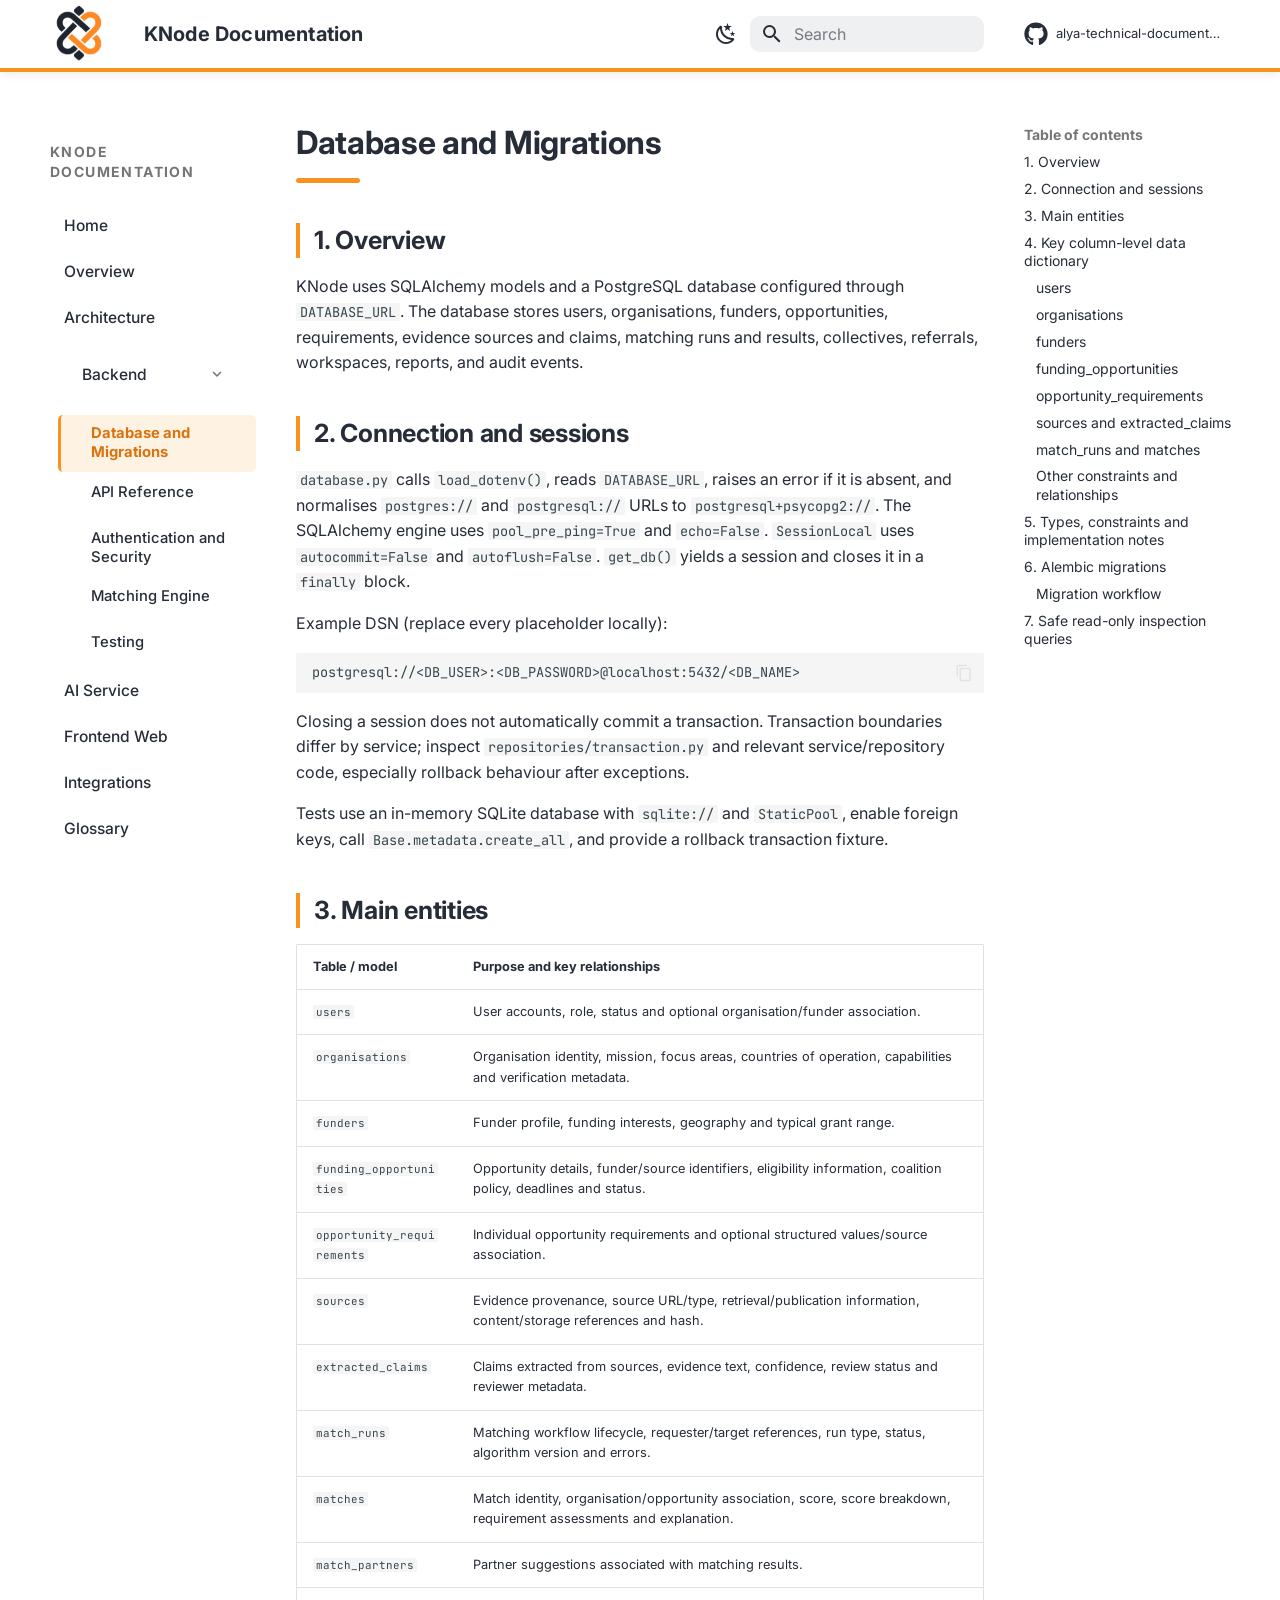
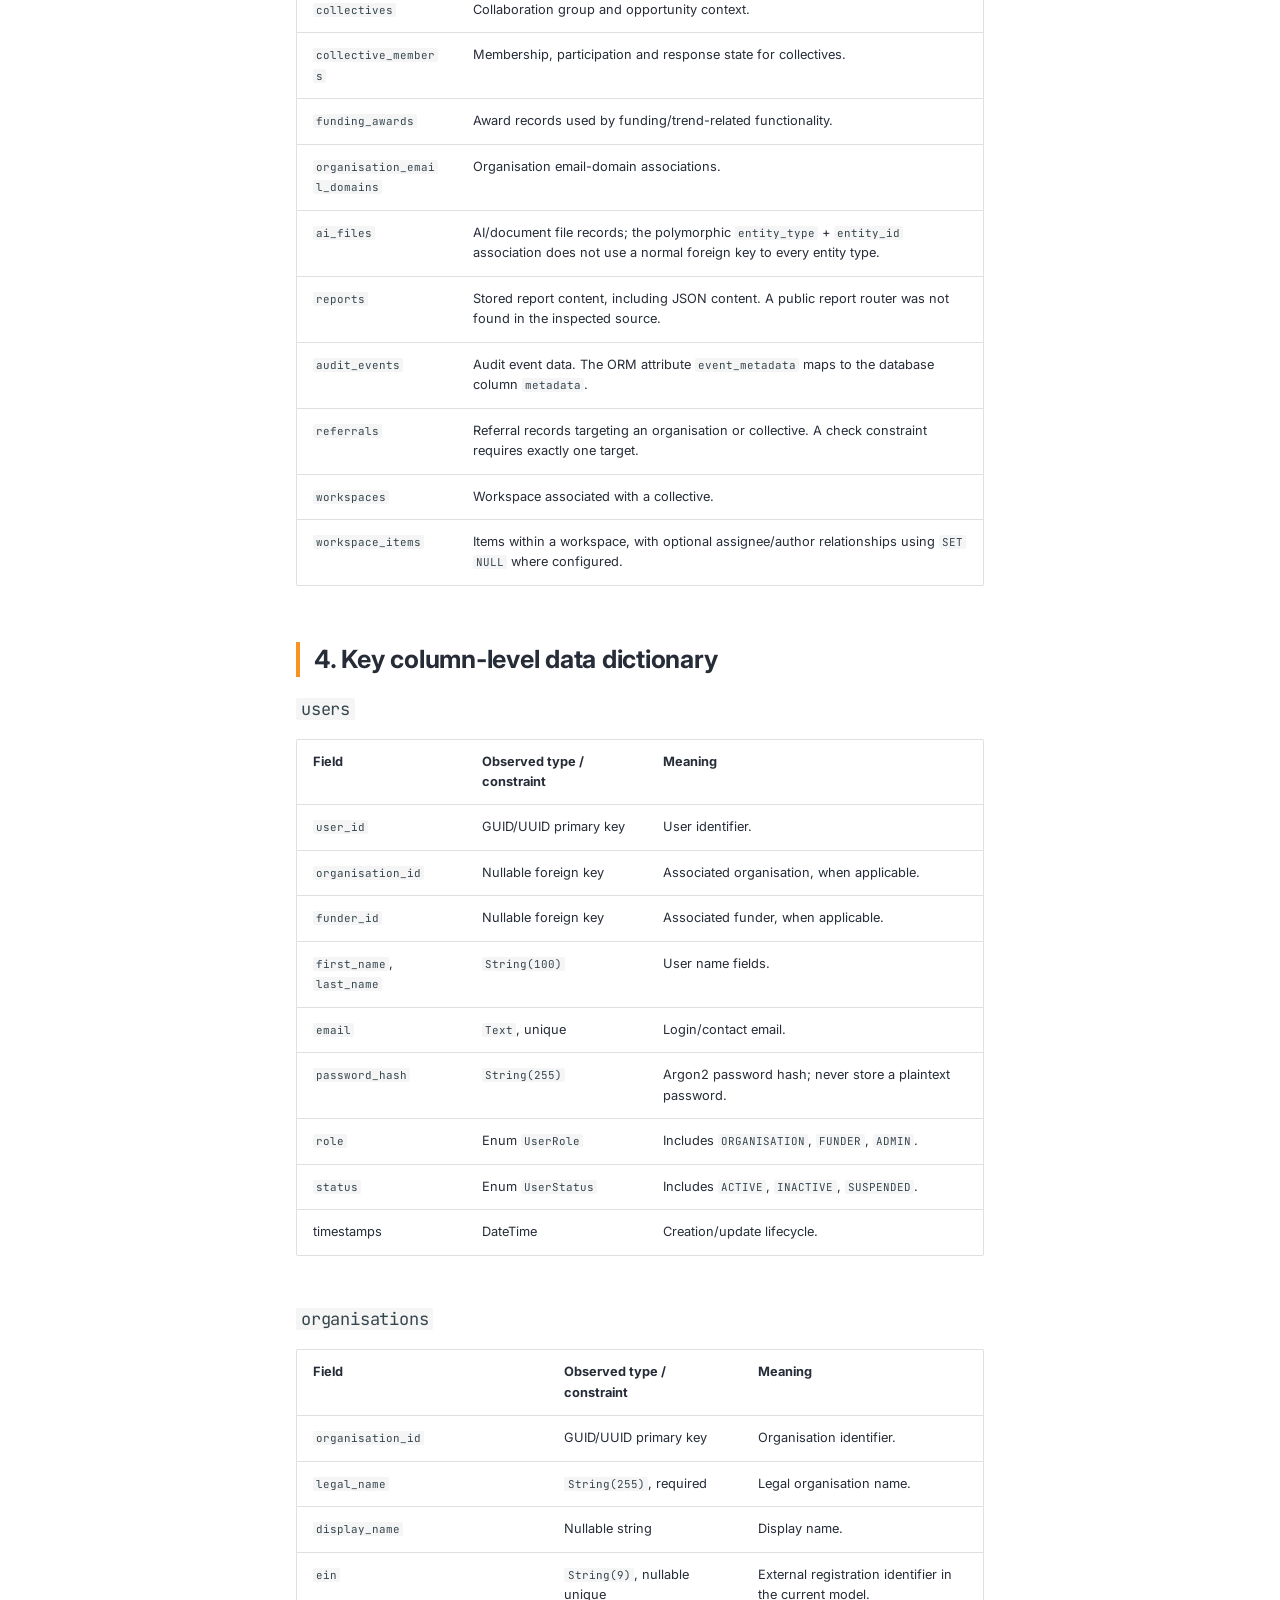
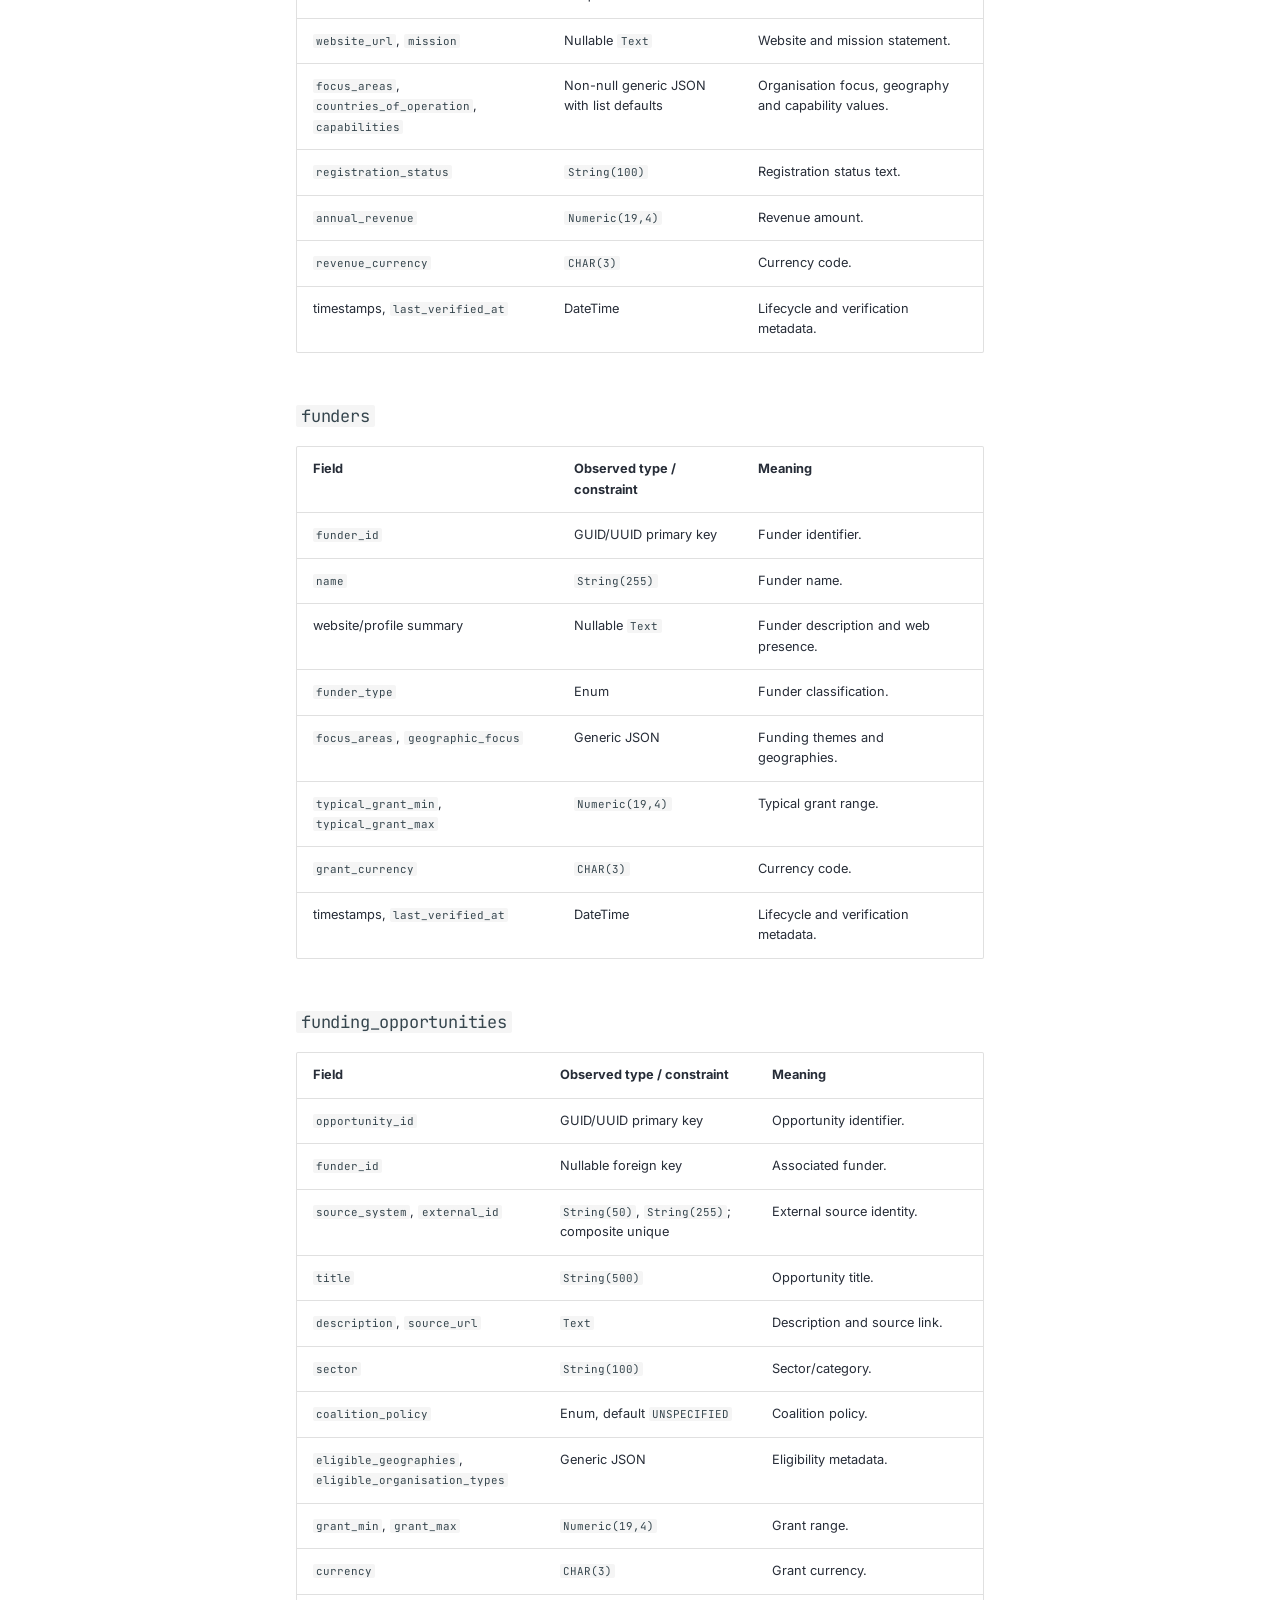
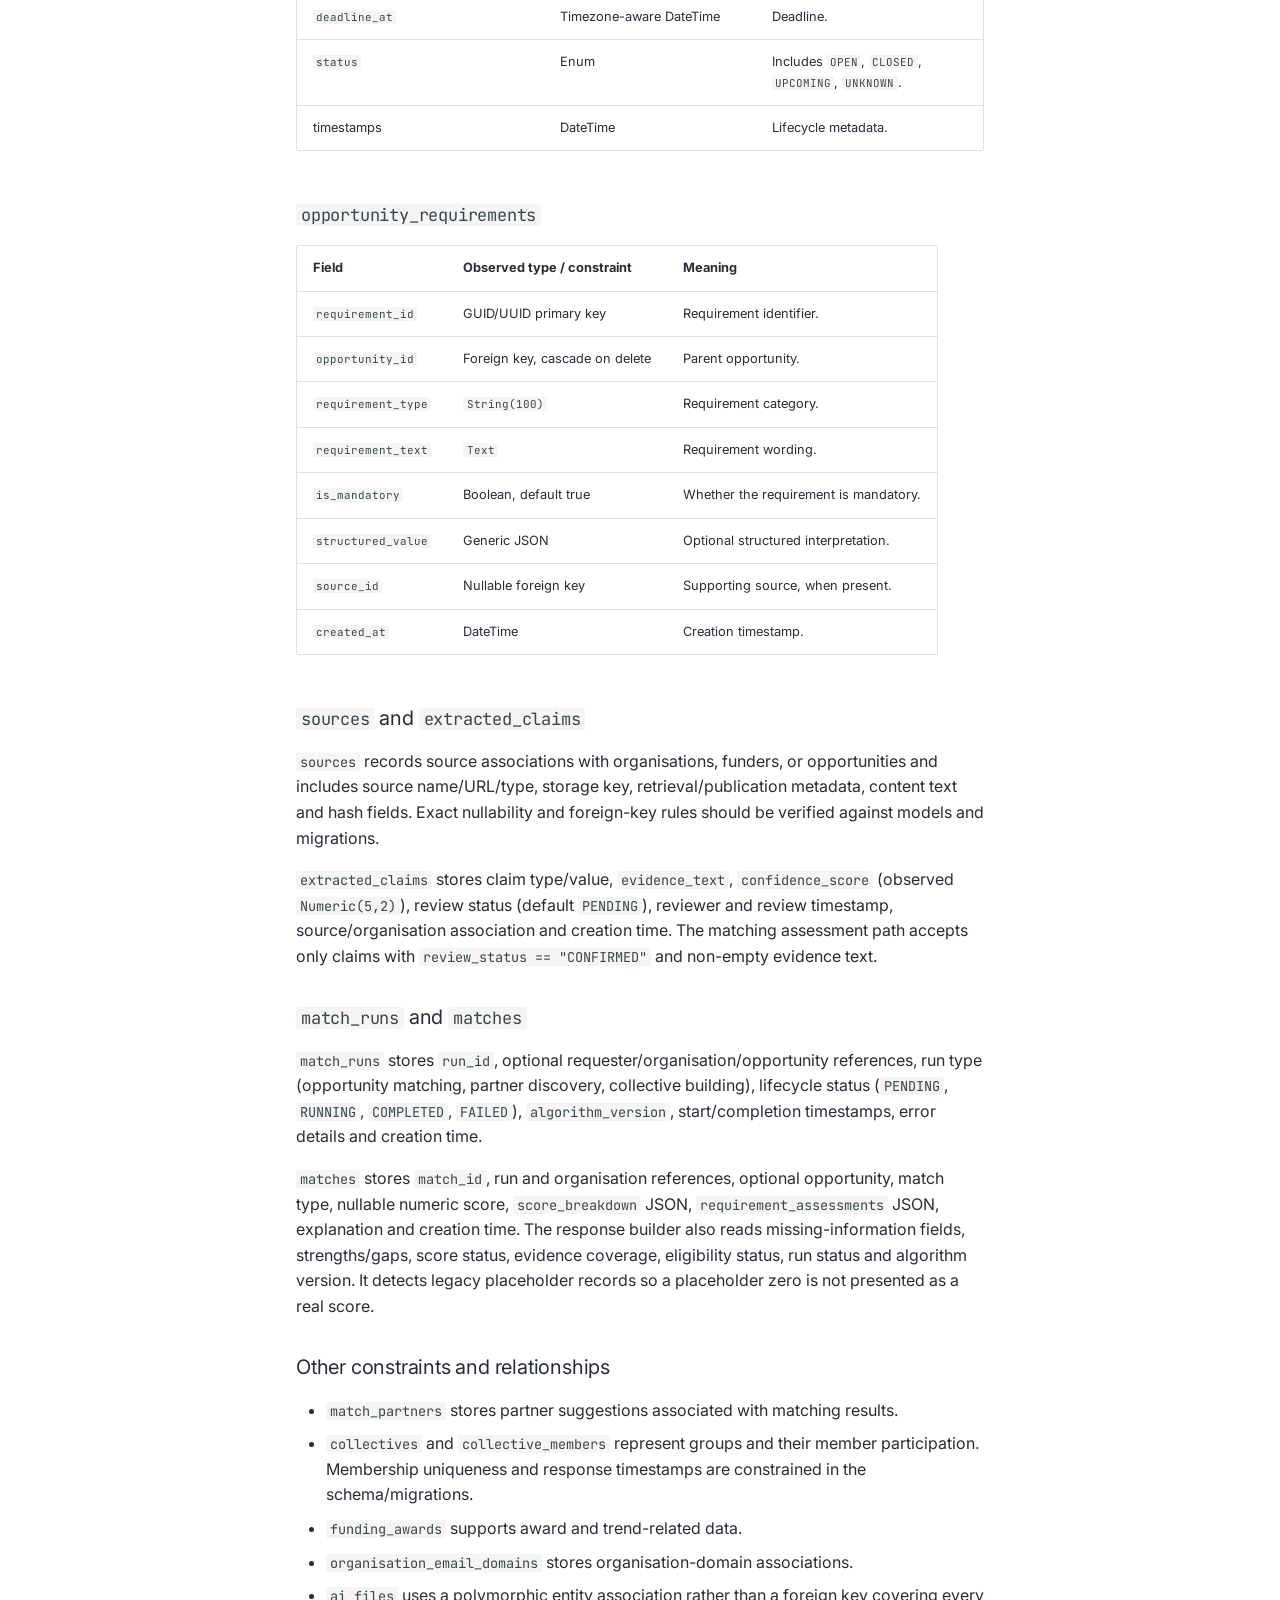
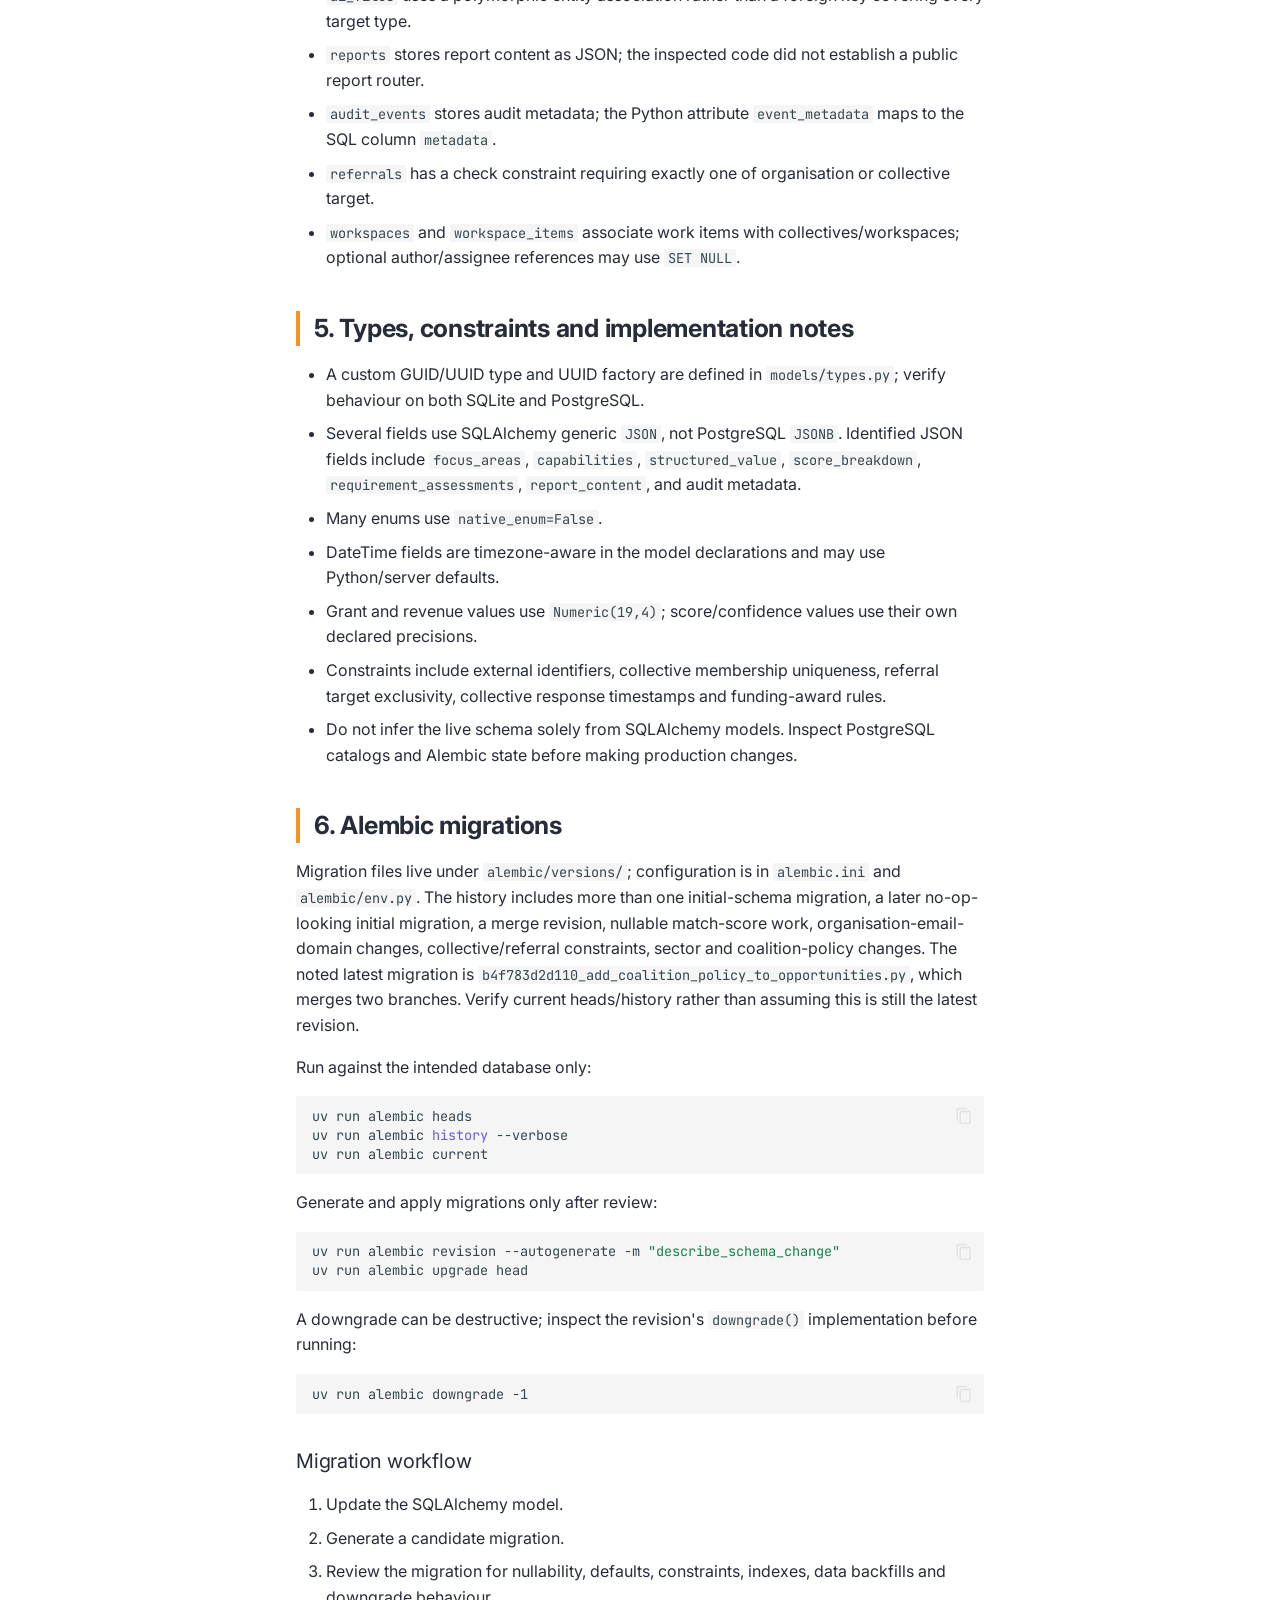
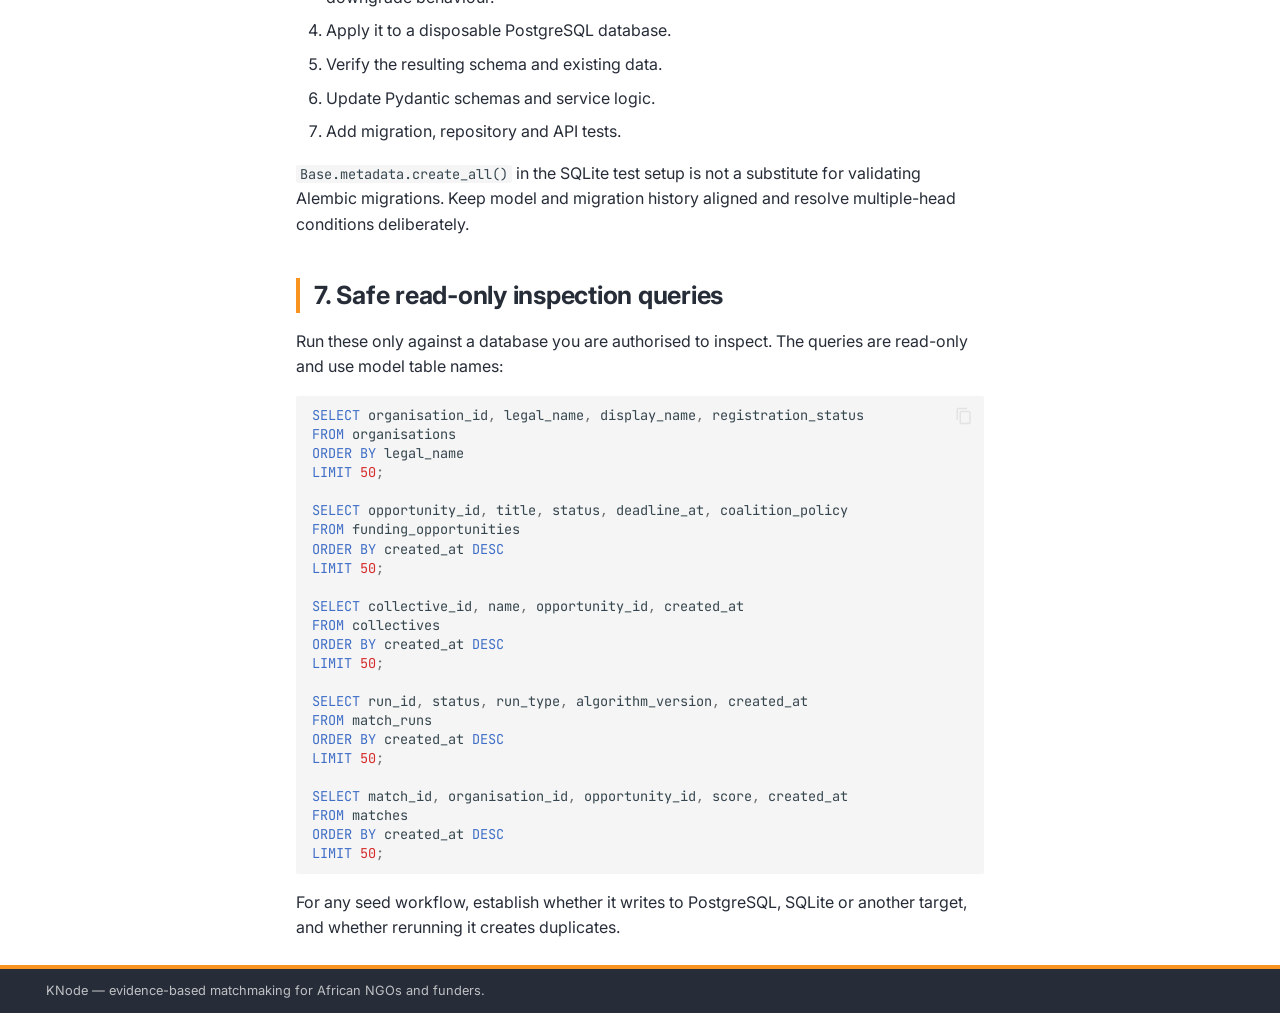
<file: backend/database/index.html>
<!DOCTYPE html><html lang="en" class="no-js"><head>
    
      <meta charset="utf-8">
      <meta name="viewport" content="width=device-width,initial-scale=1">
      
        <meta name="description" content="Technical documentation for KNode, an evidence-based matchmaking platform connecting African NGOs, collectives and funders.">
      
      
      
        <link rel="canonical" href="https://akirachix.github.io/alya-technical-documentation/backend/database/">
      
      
        <link rel="prev" href="../">
      
      
        <link rel="next" href="../api-reference/">
      
      
        
      
      
      <link rel="icon" href="../../assets/brand/knode-logo-light.png">
      <meta name="generator" content="mkdocs-1.6.1, mkdocs-material-9.7.7">
    
    
      
        <title>Database and Migrations - KNode Documentation</title>
      
    
    
      <link rel="stylesheet" href="../../assets/stylesheets/main.ec1eaa64.min.css">
      
        
        <link rel="stylesheet" href="../../assets/stylesheets/palette.ab4e12ef.min.css">
      
      


    
    
      
    
    
      
        
        
        <link rel="preconnect" href="https://fonts.gstatic.com" crossorigin="">
        <link rel="stylesheet" href="https://fonts.googleapis.com/css?family=Inter:300,300i,400,400i,700,700i%7CJetBrains+Mono:400,400i,700,700i&amp;display=fallback">
        <style>:root{--md-text-font:"Inter";--md-code-font:"JetBrains Mono"}</style>
      
    
    
      <link rel="stylesheet" href="../../stylesheets/extra.css">
    
    <script>__md_scope=new URL("../..",location),__md_hash=e=>[...e].reduce(((e,_)=>(e<<5)-e+_.charCodeAt(0)),0),__md_get=(e,_=localStorage,t=__md_scope)=>JSON.parse(_.getItem(t.pathname+"."+e)),__md_set=(e,_,t=localStorage,a=__md_scope)=>{try{t.setItem(a.pathname+"."+e,JSON.stringify(_))}catch(e){}}</script>
    
      

    
    
  <link href="../../assets/stylesheets/glightbox.min.css" rel="stylesheet"><script src="../../assets/javascripts/glightbox.min.js"></script><style id="glightbox-style">
            html.glightbox-open { overflow: initial; height: 100%; }
            .gslide-title { margin-top: 0px; user-select: text; }
            .gslide-desc { color: #666; user-select: text; }
            .gslide-image img { background: white; }
            .gscrollbar-fixer { padding-right: 15px; }
            .gdesc-inner { font-size: 0.75rem; }
            body[data-md-color-scheme="slate"] .gdesc-inner { background: var(--md-default-bg-color); }
            body[data-md-color-scheme="slate"] .gslide-title { color: var(--md-default-fg-color); }
            body[data-md-color-scheme="slate"] .gslide-desc { color: var(--md-default-fg-color); }
        </style></head>
  
  
    
    
      
    
    
    
    
    <body dir="ltr" data-md-color-scheme="default" data-md-color-primary="custom" data-md-color-accent="custom">
  
    
    <input class="md-toggle" data-md-toggle="drawer" type="checkbox" id="__drawer" autocomplete="off">
    <input class="md-toggle" data-md-toggle="search" type="checkbox" id="__search" autocomplete="off">
    <label class="md-overlay" for="__drawer"></label>
    <div data-md-component="skip">
      
        
        <a href="#database-and-migrations" class="md-skip">
          Skip to content
        </a>
      
    </div>
    <div data-md-component="announce">
      
    </div>
    
    
      

  

<header class="md-header md-header--shadow" data-md-component="header">
  <nav class="md-header__inner md-grid" aria-label="Header">
    <a href="../.." title="KNode Documentation" class="md-header__button md-logo" aria-label="KNode Documentation" data-md-component="logo">
      
  <img src="../../assets/brand/knode-logo-light.png" alt="logo">

    </a>
    <label class="md-header__button md-icon" for="__drawer">
      
      <svg xmlns="http://www.w3.org/2000/svg" viewBox="0 0 24 24"><path d="M3 6h18v2H3zm0 5h18v2H3zm0 5h18v2H3z"></path></svg>
    </label>
    <div class="md-header__title" data-md-component="header-title">
      <div class="md-header__ellipsis">
        <div class="md-header__topic">
          <span class="md-ellipsis">
            KNode Documentation
          </span>
        </div>
        <div class="md-header__topic" data-md-component="header-topic">
          <span class="md-ellipsis">
            
              Database and Migrations
            
          </span>
        </div>
      </div>
    </div>
    
      
        <form class="md-header__option" data-md-component="palette">
  
    
    
    
    <input class="md-option" data-md-color-media="" data-md-color-scheme="default" data-md-color-primary="custom" data-md-color-accent="custom" aria-label="Switch to dark mode" type="radio" name="__palette" id="__palette_0">
    
      <label class="md-header__button md-icon" title="Switch to dark mode" for="__palette_1" hidden="">
        <svg xmlns="http://www.w3.org/2000/svg" viewBox="0 0 24 24"><path d="m17.75 4.09-2.53 1.94.91 3.06-2.63-1.81-2.63 1.81.91-3.06-2.53-1.94L12.44 4l1.06-3 1.06 3zm3.5 6.91-1.64 1.25.59 1.98-1.7-1.17-1.7 1.17.59-1.98L15.75 11l2.06-.05L18.5 9l.69 1.95zm-2.28 4.95c.83-.08 1.72 1.1 1.19 1.85-.32.45-.66.87-1.08 1.27C15.17 23 8.84 23 4.94 19.07c-3.91-3.9-3.91-10.24 0-14.14.4-.4.82-.76 1.27-1.08.75-.53 1.93.36 1.85 1.19-.27 2.86.69 5.83 2.89 8.02a9.96 9.96 0 0 0 8.02 2.89m-1.64 2.02a12.08 12.08 0 0 1-7.8-3.47c-2.17-2.19-3.33-5-3.49-7.82-2.81 3.14-2.7 7.96.31 10.98 3.02 3.01 7.84 3.12 10.98.31"></path></svg>
      </label>
    
  
    
    
    
    <input class="md-option" data-md-color-media="" data-md-color-scheme="slate" data-md-color-primary="custom" data-md-color-accent="custom" aria-label="Switch to light mode" type="radio" name="__palette" id="__palette_1">
    
      <label class="md-header__button md-icon" title="Switch to light mode" for="__palette_0" hidden="">
        <svg xmlns="http://www.w3.org/2000/svg" viewBox="0 0 24 24"><path d="M12 7a5 5 0 0 1 5 5 5 5 0 0 1-5 5 5 5 0 0 1-5-5 5 5 0 0 1 5-5m0 2a3 3 0 0 0-3 3 3 3 0 0 0 3 3 3 3 0 0 0 3-3 3 3 0 0 0-3-3m0-7 2.39 3.42C13.65 5.15 12.84 5 12 5s-1.65.15-2.39.42zM3.34 7l4.16-.35A7.2 7.2 0 0 0 5.94 8.5c-.44.74-.69 1.5-.83 2.29zm.02 10 1.76-3.77a7.131 7.131 0 0 0 2.38 4.14zM20.65 7l-1.77 3.79a7.02 7.02 0 0 0-2.38-4.15zm-.01 10-4.14.36c.59-.51 1.12-1.14 1.54-1.86.42-.73.69-1.5.83-2.29zM12 22l-2.41-3.44c.74.27 1.55.44 2.41.44.82 0 1.63-.17 2.37-.44z"></path></svg>
      </label>
    
  
</form>
      
    
    
      <script>var palette=__md_get("__palette");if(palette&&palette.color){if("(prefers-color-scheme)"===palette.color.media){var media=matchMedia("(prefers-color-scheme: light)"),input=document.querySelector(media.matches?"[data-md-color-media='(prefers-color-scheme: light)']":"[data-md-color-media='(prefers-color-scheme: dark)']");palette.color.media=input.getAttribute("data-md-color-media"),palette.color.scheme=input.getAttribute("data-md-color-scheme"),palette.color.primary=input.getAttribute("data-md-color-primary"),palette.color.accent=input.getAttribute("data-md-color-accent")}for(var[key,value]of Object.entries(palette.color))document.body.setAttribute("data-md-color-"+key,value)}</script>
    
    
    
      
      
        <label class="md-header__button md-icon" for="__search">
          
          <svg xmlns="http://www.w3.org/2000/svg" viewBox="0 0 24 24"><path d="M9.5 3A6.5 6.5 0 0 1 16 9.5c0 1.61-.59 3.09-1.56 4.23l.27.27h.79l5 5-1.5 1.5-5-5v-.79l-.27-.27A6.52 6.52 0 0 1 9.5 16 6.5 6.5 0 0 1 3 9.5 6.5 6.5 0 0 1 9.5 3m0 2C7 5 5 7 5 9.5S7 14 9.5 14 14 12 14 9.5 12 5 9.5 5"></path></svg>
        </label>
        <div class="md-search" data-md-component="search" role="dialog">
  <label class="md-search__overlay" for="__search"></label>
  <div class="md-search__inner" role="search">
    <form class="md-search__form" name="search">
      <input type="text" class="md-search__input" name="query" aria-label="Search" placeholder="Search" autocapitalize="off" autocorrect="off" autocomplete="off" spellcheck="false" data-md-component="search-query" required="">
      <label class="md-search__icon md-icon" for="__search">
        
        <svg xmlns="http://www.w3.org/2000/svg" viewBox="0 0 24 24"><path d="M9.5 3A6.5 6.5 0 0 1 16 9.5c0 1.61-.59 3.09-1.56 4.23l.27.27h.79l5 5-1.5 1.5-5-5v-.79l-.27-.27A6.52 6.52 0 0 1 9.5 16 6.5 6.5 0 0 1 3 9.5 6.5 6.5 0 0 1 9.5 3m0 2C7 5 5 7 5 9.5S7 14 9.5 14 14 12 14 9.5 12 5 9.5 5"></path></svg>
        
        <svg xmlns="http://www.w3.org/2000/svg" viewBox="0 0 24 24"><path d="M20 11v2H8l5.5 5.5-1.42 1.42L4.16 12l7.92-7.92L13.5 5.5 8 11z"></path></svg>
      </label>
      <nav class="md-search__options" aria-label="Search">
        
        <button type="reset" class="md-search__icon md-icon" title="Clear" aria-label="Clear" tabindex="-1">
          
          <svg xmlns="http://www.w3.org/2000/svg" viewBox="0 0 24 24"><path d="M19 6.41 17.59 5 12 10.59 6.41 5 5 6.41 10.59 12 5 17.59 6.41 19 12 13.41 17.59 19 19 17.59 13.41 12z"></path></svg>
        </button>
      </nav>
      
        <div class="md-search__suggest" data-md-component="search-suggest"></div>
      
    </form>
    <div class="md-search__output">
      <div class="md-search__scrollwrap" tabindex="0" data-md-scrollfix="">
        <div class="md-search-result" data-md-component="search-result">
          <div class="md-search-result__meta">
            Initializing search
          </div>
          <ol class="md-search-result__list" role="presentation"></ol>
        </div>
      </div>
    </div>
  </div>
</div>
      
    
    
      <div class="md-header__source">
        <a href="https://github.com/akirachix/alya-technical-documentation" title="Go to repository" class="md-source" data-md-component="source">
  <div class="md-source__icon md-icon">
    
    <svg xmlns="http://www.w3.org/2000/svg" viewBox="0 0 512 512"><!--! Font Awesome Free 7.1.0 by @fontawesome - https://fontawesome.com License - https://fontawesome.com/license/free (Icons: CC BY 4.0, Fonts: SIL OFL 1.1, Code: MIT License) Copyright 2025 Fonticons, Inc.--><path d="M173.9 397.4c0 2-2.3 3.6-5.2 3.6-3.3.3-5.6-1.3-5.6-3.6 0-2 2.3-3.6 5.2-3.6 3-.3 5.6 1.3 5.6 3.6m-31.1-4.5c-.7 2 1.3 4.3 4.3 4.9 2.6 1 5.6 0 6.2-2s-1.3-4.3-4.3-5.2c-2.6-.7-5.5.3-6.2 2.3m44.2-1.7c-2.9.7-4.9 2.6-4.6 4.9.3 2 2.9 3.3 5.9 2.6 2.9-.7 4.9-2.6 4.6-4.6-.3-1.9-3-3.2-5.9-2.9M252.8 8C114.1 8 8 113.3 8 252c0 110.9 69.8 205.8 169.5 239.2 12.8 2.3 17.3-5.6 17.3-12.1 0-6.2-.3-40.4-.3-61.4 0 0-70 15-84.7-29.8 0 0-11.4-29.1-27.8-36.6 0 0-22.9-15.7 1.6-15.4 0 0 24.9 2 38.6 25.8 21.9 38.6 58.6 27.5 72.9 20.9 2.3-16 8.8-27.1 16-33.7-55.9-6.2-112.3-14.3-112.3-110.5 0-27.5 7.6-41.3 23.6-58.9-2.6-6.5-11.1-33.3 2.6-67.9 20.9-6.5 69 27 69 27 20-5.6 41.5-8.5 62.8-8.5s42.8 2.9 62.8 8.5c0 0 48.1-33.6 69-27 13.7 34.7 5.2 61.4 2.6 67.9 16 17.7 25.8 31.5 25.8 58.9 0 96.5-58.9 104.2-114.8 110.5 9.2 7.9 17 22.9 17 46.4 0 33.7-.3 75.4-.3 83.6 0 6.5 4.6 14.4 17.3 12.1C436.2 457.8 504 362.9 504 252 504 113.3 391.5 8 252.8 8M105.2 352.9c-1.3 1-1 3.3.7 5.2 1.6 1.6 3.9 2.3 5.2 1 1.3-1 1-3.3-.7-5.2-1.6-1.6-3.9-2.3-5.2-1m-10.8-8.1c-.7 1.3.3 2.9 2.3 3.9 1.6 1 3.6.7 4.3-.7.7-1.3-.3-2.9-2.3-3.9-2-.6-3.6-.3-4.3.7m32.4 35.6c-1.6 1.3-1 4.3 1.3 6.2 2.3 2.3 5.2 2.6 6.5 1 1.3-1.3.7-4.3-1.3-6.2-2.2-2.3-5.2-2.6-6.5-1m-11.4-14.7c-1.6 1-1.6 3.6 0 5.9s4.3 3.3 5.6 2.3c1.6-1.3 1.6-3.9 0-6.2-1.4-2.3-4-3.3-5.6-2"></path></svg>
  </div>
  <div class="md-source__repository">
    alya-technical-documentation
  </div>
</a>
      </div>
    
  </nav>
  
</header>
    
    <div class="md-container" data-md-component="container">
      
      
        
          
        
      
      <main class="md-main" data-md-component="main">
        <div class="md-main__inner md-grid">
          
            
              
              <div class="md-sidebar md-sidebar--primary" data-md-component="sidebar" data-md-type="navigation">
                <div class="md-sidebar__scrollwrap">
                  <div class="md-sidebar__inner">
                    



<nav class="md-nav md-nav--primary" aria-label="Navigation" data-md-level="0">
  <label class="md-nav__title" for="__drawer">
    <a href="../.." title="KNode Documentation" class="md-nav__button md-logo" aria-label="KNode Documentation" data-md-component="logo">
      
  <img src="../../assets/brand/knode-logo-light.png" alt="logo">

    </a>
    KNode Documentation
  </label>
  
    <div class="md-nav__source">
      <a href="https://github.com/akirachix/alya-technical-documentation" title="Go to repository" class="md-source" data-md-component="source">
  <div class="md-source__icon md-icon">
    
    <svg xmlns="http://www.w3.org/2000/svg" viewBox="0 0 512 512"><!--! Font Awesome Free 7.1.0 by @fontawesome - https://fontawesome.com License - https://fontawesome.com/license/free (Icons: CC BY 4.0, Fonts: SIL OFL 1.1, Code: MIT License) Copyright 2025 Fonticons, Inc.--><path d="M173.9 397.4c0 2-2.3 3.6-5.2 3.6-3.3.3-5.6-1.3-5.6-3.6 0-2 2.3-3.6 5.2-3.6 3-.3 5.6 1.3 5.6 3.6m-31.1-4.5c-.7 2 1.3 4.3 4.3 4.9 2.6 1 5.6 0 6.2-2s-1.3-4.3-4.3-5.2c-2.6-.7-5.5.3-6.2 2.3m44.2-1.7c-2.9.7-4.9 2.6-4.6 4.9.3 2 2.9 3.3 5.9 2.6 2.9-.7 4.9-2.6 4.6-4.6-.3-1.9-3-3.2-5.9-2.9M252.8 8C114.1 8 8 113.3 8 252c0 110.9 69.8 205.8 169.5 239.2 12.8 2.3 17.3-5.6 17.3-12.1 0-6.2-.3-40.4-.3-61.4 0 0-70 15-84.7-29.8 0 0-11.4-29.1-27.8-36.6 0 0-22.9-15.7 1.6-15.4 0 0 24.9 2 38.6 25.8 21.9 38.6 58.6 27.5 72.9 20.9 2.3-16 8.8-27.1 16-33.7-55.9-6.2-112.3-14.3-112.3-110.5 0-27.5 7.6-41.3 23.6-58.9-2.6-6.5-11.1-33.3 2.6-67.9 20.9-6.5 69 27 69 27 20-5.6 41.5-8.5 62.8-8.5s42.8 2.9 62.8 8.5c0 0 48.1-33.6 69-27 13.7 34.7 5.2 61.4 2.6 67.9 16 17.7 25.8 31.5 25.8 58.9 0 96.5-58.9 104.2-114.8 110.5 9.2 7.9 17 22.9 17 46.4 0 33.7-.3 75.4-.3 83.6 0 6.5 4.6 14.4 17.3 12.1C436.2 457.8 504 362.9 504 252 504 113.3 391.5 8 252.8 8M105.2 352.9c-1.3 1-1 3.3.7 5.2 1.6 1.6 3.9 2.3 5.2 1 1.3-1 1-3.3-.7-5.2-1.6-1.6-3.9-2.3-5.2-1m-10.8-8.1c-.7 1.3.3 2.9 2.3 3.9 1.6 1 3.6.7 4.3-.7.7-1.3-.3-2.9-2.3-3.9-2-.6-3.6-.3-4.3.7m32.4 35.6c-1.6 1.3-1 4.3 1.3 6.2 2.3 2.3 5.2 2.6 6.5 1 1.3-1.3.7-4.3-1.3-6.2-2.2-2.3-5.2-2.6-6.5-1m-11.4-14.7c-1.6 1-1.6 3.6 0 5.9s4.3 3.3 5.6 2.3c1.6-1.3 1.6-3.9 0-6.2-1.4-2.3-4-3.3-5.6-2"></path></svg>
  </div>
  <div class="md-source__repository">
    alya-technical-documentation
  </div>
</a>
    </div>
  
  <ul class="md-nav__list" data-md-scrollfix="">
    
      
      
  
  
  
  
    <li class="md-nav__item">
      <a href="../.." class="md-nav__link">
        
  
  
  <span class="md-ellipsis">
    
  
    Home
  

    
  </span>
  
  

      </a>
    </li>
  

    
      
      
  
  
  
  
    <li class="md-nav__item">
      <a href="../../overview/" class="md-nav__link">
        
  
  
  <span class="md-ellipsis">
    
  
    Overview
  

    
  </span>
  
  

      </a>
    </li>
  

    
      
      
  
  
  
  
    <li class="md-nav__item">
      <a href="../../architecture/" class="md-nav__link">
        
  
  
  <span class="md-ellipsis">
    
  
    Architecture
  

    
  </span>
  
  

      </a>
    </li>
  

    
      
      
  
  
    
  
  
  
    
    
      
        
          
        
      
        
      
        
      
        
      
        
      
        
      
    
    
    
    
    <li class="md-nav__item md-nav__item--active md-nav__item--nested">
      
        
        
        <input class="md-nav__toggle md-toggle " type="checkbox" id="__nav_4" checked="">
        
          
          <div class="md-nav__link md-nav__container">
            <a href="../" class="md-nav__link ">
              
  
  
  <span class="md-ellipsis">
    
  
    Backend
  

    
  </span>
  
  

            </a>
            
              
              <label class="md-nav__link " for="__nav_4" id="__nav_4_label" tabindex="0">
                <span class="md-nav__icon md-icon"></span>
              </label>
            
          </div>
        
        <nav class="md-nav" data-md-level="1" aria-labelledby="__nav_4_label" aria-expanded="true">
          <label class="md-nav__title" for="__nav_4">
            <span class="md-nav__icon md-icon"></span>
            
  
    Backend
  

          </label>
          <ul class="md-nav__list" data-md-scrollfix="">
            
              
            
              
                
  
  
    
  
  
  
    <li class="md-nav__item md-nav__item--active">
      
      <input class="md-nav__toggle md-toggle" type="checkbox" id="__toc">
      
      
        
      
      
        <label class="md-nav__link md-nav__link--active" for="__toc">
          
  
  
  <span class="md-ellipsis">
    
  
    Database and Migrations
  

    
  </span>
  
  

          <span class="md-nav__icon md-icon"></span>
        </label>
      
      <a href="./" class="md-nav__link md-nav__link--active">
        
  
  
  <span class="md-ellipsis">
    
  
    Database and Migrations
  

    
  </span>
  
  

      </a>
      
        

<nav class="md-nav md-nav--secondary" aria-label="Table of contents">
  
  
  
    
  
  
    <label class="md-nav__title" for="__toc">
      <span class="md-nav__icon md-icon"></span>
      Table of contents
    </label>
    <ul class="md-nav__list" data-md-component="toc" data-md-scrollfix="">
      
        <li class="md-nav__item">
  <a href="#1-overview" class="md-nav__link">
    <span class="md-ellipsis">
      
        1. Overview
      
    </span>
  </a>
  
</li>
      
        <li class="md-nav__item">
  <a href="#2-connection-and-sessions" class="md-nav__link">
    <span class="md-ellipsis">
      
        2. Connection and sessions
      
    </span>
  </a>
  
</li>
      
        <li class="md-nav__item">
  <a href="#3-main-entities" class="md-nav__link">
    <span class="md-ellipsis">
      
        3. Main entities
      
    </span>
  </a>
  
</li>
      
        <li class="md-nav__item">
  <a href="#4-key-column-level-data-dictionary" class="md-nav__link">
    <span class="md-ellipsis">
      
        4. Key column-level data dictionary
      
    </span>
  </a>
  
    <nav class="md-nav" aria-label="4. Key column-level data dictionary">
      <ul class="md-nav__list">
        
          <li class="md-nav__item">
  <a href="#users" class="md-nav__link">
    <span class="md-ellipsis">
      
        users
      
    </span>
  </a>
  
</li>
        
          <li class="md-nav__item">
  <a href="#organisations" class="md-nav__link">
    <span class="md-ellipsis">
      
        organisations
      
    </span>
  </a>
  
</li>
        
          <li class="md-nav__item">
  <a href="#funders" class="md-nav__link">
    <span class="md-ellipsis">
      
        funders
      
    </span>
  </a>
  
</li>
        
          <li class="md-nav__item">
  <a href="#funding_opportunities" class="md-nav__link">
    <span class="md-ellipsis">
      
        funding_opportunities
      
    </span>
  </a>
  
</li>
        
          <li class="md-nav__item">
  <a href="#opportunity_requirements" class="md-nav__link">
    <span class="md-ellipsis">
      
        opportunity_requirements
      
    </span>
  </a>
  
</li>
        
          <li class="md-nav__item">
  <a href="#sources-and-extracted_claims" class="md-nav__link">
    <span class="md-ellipsis">
      
        sources and extracted_claims
      
    </span>
  </a>
  
</li>
        
          <li class="md-nav__item">
  <a href="#match_runs-and-matches" class="md-nav__link">
    <span class="md-ellipsis">
      
        match_runs and matches
      
    </span>
  </a>
  
</li>
        
          <li class="md-nav__item">
  <a href="#other-constraints-and-relationships" class="md-nav__link">
    <span class="md-ellipsis">
      
        Other constraints and relationships
      
    </span>
  </a>
  
</li>
        
      </ul>
    </nav>
  
</li>
      
        <li class="md-nav__item">
  <a href="#5-types-constraints-and-implementation-notes" class="md-nav__link">
    <span class="md-ellipsis">
      
        5. Types, constraints and implementation notes
      
    </span>
  </a>
  
</li>
      
        <li class="md-nav__item">
  <a href="#6-alembic-migrations" class="md-nav__link">
    <span class="md-ellipsis">
      
        6. Alembic migrations
      
    </span>
  </a>
  
    <nav class="md-nav" aria-label="6. Alembic migrations">
      <ul class="md-nav__list">
        
          <li class="md-nav__item">
  <a href="#migration-workflow" class="md-nav__link">
    <span class="md-ellipsis">
      
        Migration workflow
      
    </span>
  </a>
  
</li>
        
      </ul>
    </nav>
  
</li>
      
        <li class="md-nav__item">
  <a href="#7-safe-read-only-inspection-queries" class="md-nav__link">
    <span class="md-ellipsis">
      
        7. Safe read-only inspection queries
      
    </span>
  </a>
  
</li>
      
    </ul>
  
</nav>
      
    </li>
  

              
            
              
                
  
  
  
  
    <li class="md-nav__item">
      <a href="../api-reference/" class="md-nav__link">
        
  
  
  <span class="md-ellipsis">
    
  
    API Reference
  

    
  </span>
  
  

      </a>
    </li>
  

              
            
              
                
  
  
  
  
    <li class="md-nav__item">
      <a href="../authentication-security/" class="md-nav__link">
        
  
  
  <span class="md-ellipsis">
    
  
    Authentication and Security
  

    
  </span>
  
  

      </a>
    </li>
  

              
            
              
                
  
  
  
  
    <li class="md-nav__item">
      <a href="../matching-engine/" class="md-nav__link">
        
  
  
  <span class="md-ellipsis">
    
  
    Matching Engine
  

    
  </span>
  
  

      </a>
    </li>
  

              
            
              
                
  
  
  
  
    <li class="md-nav__item">
      <a href="../testing/" class="md-nav__link">
        
  
  
  <span class="md-ellipsis">
    
  
    Testing
  

    
  </span>
  
  

      </a>
    </li>
  

              
            
          </ul>
        </nav>
      
    </li>
  

    
      
      
  
  
  
  
    <li class="md-nav__item">
      <a href="../../ai/" class="md-nav__link">
        
  
  
  <span class="md-ellipsis">
    
  
    AI Service
  

    
  </span>
  
  

      </a>
    </li>
  

    
      
      
  
  
  
  
    <li class="md-nav__item">
      <a href="../../frontend/" class="md-nav__link">
        
  
  
  <span class="md-ellipsis">
    
  
    Frontend Web
  

    
  </span>
  
  

      </a>
    </li>
  

    
      
      
  
  
  
  
    <li class="md-nav__item">
      <a href="../../integrations/" class="md-nav__link">
        
  
  
  <span class="md-ellipsis">
    
  
    Integrations
  

    
  </span>
  
  

      </a>
    </li>
  

    
      
      
  
  
  
  
    <li class="md-nav__item">
      <a href="../../glossary/" class="md-nav__link">
        
  
  
  <span class="md-ellipsis">
    
  
    Glossary
  

    
  </span>
  
  

      </a>
    </li>
  

    
  </ul>
</nav>
                  </div>
                </div>
              </div>
            
            
              
              <div class="md-sidebar md-sidebar--secondary" data-md-component="sidebar" data-md-type="toc">
                <div class="md-sidebar__scrollwrap">
                  <div class="md-sidebar__inner">
                    

<nav class="md-nav md-nav--secondary" aria-label="Table of contents">
  
  
  
    
  
  
    <label class="md-nav__title" for="__toc">
      <span class="md-nav__icon md-icon"></span>
      Table of contents
    </label>
    <ul class="md-nav__list" data-md-component="toc" data-md-scrollfix="">
      
        <li class="md-nav__item">
  <a href="#1-overview" class="md-nav__link">
    <span class="md-ellipsis">
      
        1. Overview
      
    </span>
  </a>
  
</li>
      
        <li class="md-nav__item">
  <a href="#2-connection-and-sessions" class="md-nav__link">
    <span class="md-ellipsis">
      
        2. Connection and sessions
      
    </span>
  </a>
  
</li>
      
        <li class="md-nav__item">
  <a href="#3-main-entities" class="md-nav__link">
    <span class="md-ellipsis">
      
        3. Main entities
      
    </span>
  </a>
  
</li>
      
        <li class="md-nav__item">
  <a href="#4-key-column-level-data-dictionary" class="md-nav__link">
    <span class="md-ellipsis">
      
        4. Key column-level data dictionary
      
    </span>
  </a>
  
    <nav class="md-nav" aria-label="4. Key column-level data dictionary">
      <ul class="md-nav__list">
        
          <li class="md-nav__item">
  <a href="#users" class="md-nav__link">
    <span class="md-ellipsis">
      
        users
      
    </span>
  </a>
  
</li>
        
          <li class="md-nav__item">
  <a href="#organisations" class="md-nav__link">
    <span class="md-ellipsis">
      
        organisations
      
    </span>
  </a>
  
</li>
        
          <li class="md-nav__item">
  <a href="#funders" class="md-nav__link">
    <span class="md-ellipsis">
      
        funders
      
    </span>
  </a>
  
</li>
        
          <li class="md-nav__item">
  <a href="#funding_opportunities" class="md-nav__link">
    <span class="md-ellipsis">
      
        funding_opportunities
      
    </span>
  </a>
  
</li>
        
          <li class="md-nav__item">
  <a href="#opportunity_requirements" class="md-nav__link">
    <span class="md-ellipsis">
      
        opportunity_requirements
      
    </span>
  </a>
  
</li>
        
          <li class="md-nav__item">
  <a href="#sources-and-extracted_claims" class="md-nav__link">
    <span class="md-ellipsis">
      
        sources and extracted_claims
      
    </span>
  </a>
  
</li>
        
          <li class="md-nav__item">
  <a href="#match_runs-and-matches" class="md-nav__link">
    <span class="md-ellipsis">
      
        match_runs and matches
      
    </span>
  </a>
  
</li>
        
          <li class="md-nav__item">
  <a href="#other-constraints-and-relationships" class="md-nav__link">
    <span class="md-ellipsis">
      
        Other constraints and relationships
      
    </span>
  </a>
  
</li>
        
      </ul>
    </nav>
  
</li>
      
        <li class="md-nav__item">
  <a href="#5-types-constraints-and-implementation-notes" class="md-nav__link">
    <span class="md-ellipsis">
      
        5. Types, constraints and implementation notes
      
    </span>
  </a>
  
</li>
      
        <li class="md-nav__item">
  <a href="#6-alembic-migrations" class="md-nav__link">
    <span class="md-ellipsis">
      
        6. Alembic migrations
      
    </span>
  </a>
  
    <nav class="md-nav" aria-label="6. Alembic migrations">
      <ul class="md-nav__list">
        
          <li class="md-nav__item">
  <a href="#migration-workflow" class="md-nav__link">
    <span class="md-ellipsis">
      
        Migration workflow
      
    </span>
  </a>
  
</li>
        
      </ul>
    </nav>
  
</li>
      
        <li class="md-nav__item">
  <a href="#7-safe-read-only-inspection-queries" class="md-nav__link">
    <span class="md-ellipsis">
      
        7. Safe read-only inspection queries
      
    </span>
  </a>
  
</li>
      
    </ul>
  
</nav>
                  </div>
                </div>
              </div>
            
          
          
            <div class="md-content" data-md-component="content">
              
              <article class="md-content__inner md-typeset">
                
                  


  
  


<h1 id="database-and-migrations">Database and Migrations<a class="headerlink" href="#database-and-migrations" title="Permanent link">¶</a></h1>
<h2 id="1-overview">1. Overview<a class="headerlink" href="#1-overview" title="Permanent link">¶</a></h2>
<p>KNode uses SQLAlchemy models and a PostgreSQL database configured through <code>DATABASE_URL</code>. The database stores users, organisations, funders, opportunities, requirements, evidence sources and claims, matching runs and results, collectives, referrals, workspaces, reports, and audit events.</p>
<h2 id="2-connection-and-sessions">2. Connection and sessions<a class="headerlink" href="#2-connection-and-sessions" title="Permanent link">¶</a></h2>
<p><code>database.py</code> calls <code>load_dotenv()</code>, reads <code>DATABASE_URL</code>, raises an error if it is absent, and normalises <code>postgres://</code> and <code>postgresql://</code> URLs to <code>postgresql+psycopg2://</code>. The SQLAlchemy engine uses <code>pool_pre_ping=True</code> and <code>echo=False</code>. <code>SessionLocal</code> uses <code>autocommit=False</code> and <code>autoflush=False</code>. <code>get_db()</code> yields a session and closes it in a <code>finally</code> block.</p>
<p>Example DSN (replace every placeholder locally):</p>
<div class="highlight"><pre><span></span><code><a id="__codelineno-0-1" name="__codelineno-0-1" href="#__codelineno-0-1"></a>postgresql://&lt;DB_USER&gt;:&lt;DB_PASSWORD&gt;@localhost:5432/&lt;DB_NAME&gt;
</code></pre></div>
<p>Closing a session does not automatically commit a transaction. Transaction boundaries differ by service; inspect <code>repositories/transaction.py</code> and relevant service/repository code, especially rollback behaviour after exceptions.</p>
<p>Tests use an in-memory SQLite database with <code>sqlite://</code> and <code>StaticPool</code>, enable foreign keys, call <code>Base.metadata.create_all</code>, and provide a rollback transaction fixture.</p>
<h2 id="3-main-entities">3. Main entities<a class="headerlink" href="#3-main-entities" title="Permanent link">¶</a></h2>
<table>
<thead>
<tr>
<th>Table / model</th>
<th>Purpose and key relationships</th>
</tr>
</thead>
<tbody>
<tr>
<td><code>users</code></td>
<td>User accounts, role, status and optional organisation/funder association.</td>
</tr>
<tr>
<td><code>organisations</code></td>
<td>Organisation identity, mission, focus areas, countries of operation, capabilities and verification metadata.</td>
</tr>
<tr>
<td><code>funders</code></td>
<td>Funder profile, funding interests, geography and typical grant range.</td>
</tr>
<tr>
<td><code>funding_opportunities</code></td>
<td>Opportunity details, funder/source identifiers, eligibility information, coalition policy, deadlines and status.</td>
</tr>
<tr>
<td><code>opportunity_requirements</code></td>
<td>Individual opportunity requirements and optional structured values/source association.</td>
</tr>
<tr>
<td><code>sources</code></td>
<td>Evidence provenance, source URL/type, retrieval/publication information, content/storage references and hash.</td>
</tr>
<tr>
<td><code>extracted_claims</code></td>
<td>Claims extracted from sources, evidence text, confidence, review status and reviewer metadata.</td>
</tr>
<tr>
<td><code>match_runs</code></td>
<td>Matching workflow lifecycle, requester/target references, run type, status, algorithm version and errors.</td>
</tr>
<tr>
<td><code>matches</code></td>
<td>Match identity, organisation/opportunity association, score, score breakdown, requirement assessments and explanation.</td>
</tr>
<tr>
<td><code>match_partners</code></td>
<td>Partner suggestions associated with matching results.</td>
</tr>
<tr>
<td><code>collectives</code></td>
<td>Collaboration group and opportunity context.</td>
</tr>
<tr>
<td><code>collective_members</code></td>
<td>Membership, participation and response state for collectives.</td>
</tr>
<tr>
<td><code>funding_awards</code></td>
<td>Award records used by funding/trend-related functionality.</td>
</tr>
<tr>
<td><code>organisation_email_domains</code></td>
<td>Organisation email-domain associations.</td>
</tr>
<tr>
<td><code>ai_files</code></td>
<td>AI/document file records; the polymorphic <code>entity_type</code> + <code>entity_id</code> association does not use a normal foreign key to every entity type.</td>
</tr>
<tr>
<td><code>reports</code></td>
<td>Stored report content, including JSON content. A public report router was not found in the inspected source.</td>
</tr>
<tr>
<td><code>audit_events</code></td>
<td>Audit event data. The ORM attribute <code>event_metadata</code> maps to the database column <code>metadata</code>.</td>
</tr>
<tr>
<td><code>referrals</code></td>
<td>Referral records targeting an organisation or collective. A check constraint requires exactly one target.</td>
</tr>
<tr>
<td><code>workspaces</code></td>
<td>Workspace associated with a collective.</td>
</tr>
<tr>
<td><code>workspace_items</code></td>
<td>Items within a workspace, with optional assignee/author relationships using <code>SET NULL</code> where configured.</td>
</tr>
</tbody>
</table>
<h2 id="4-key-column-level-data-dictionary">4. Key column-level data dictionary<a class="headerlink" href="#4-key-column-level-data-dictionary" title="Permanent link">¶</a></h2>
<h3 id="users"><code>users</code><a class="headerlink" href="#users" title="Permanent link">¶</a></h3>
<table>
<thead>
<tr>
<th>Field</th>
<th>Observed type / constraint</th>
<th>Meaning</th>
</tr>
</thead>
<tbody>
<tr>
<td><code>user_id</code></td>
<td>GUID/UUID primary key</td>
<td>User identifier.</td>
</tr>
<tr>
<td><code>organisation_id</code></td>
<td>Nullable foreign key</td>
<td>Associated organisation, when applicable.</td>
</tr>
<tr>
<td><code>funder_id</code></td>
<td>Nullable foreign key</td>
<td>Associated funder, when applicable.</td>
</tr>
<tr>
<td><code>first_name</code>, <code>last_name</code></td>
<td><code>String(100)</code></td>
<td>User name fields.</td>
</tr>
<tr>
<td><code>email</code></td>
<td><code>Text</code>, unique</td>
<td>Login/contact email.</td>
</tr>
<tr>
<td><code>password_hash</code></td>
<td><code>String(255)</code></td>
<td>Argon2 password hash; never store a plaintext password.</td>
</tr>
<tr>
<td><code>role</code></td>
<td>Enum <code>UserRole</code></td>
<td>Includes <code>ORGANISATION</code>, <code>FUNDER</code>, <code>ADMIN</code>.</td>
</tr>
<tr>
<td><code>status</code></td>
<td>Enum <code>UserStatus</code></td>
<td>Includes <code>ACTIVE</code>, <code>INACTIVE</code>, <code>SUSPENDED</code>.</td>
</tr>
<tr>
<td>timestamps</td>
<td>DateTime</td>
<td>Creation/update lifecycle.</td>
</tr>
</tbody>
</table>
<h3 id="organisations"><code>organisations</code><a class="headerlink" href="#organisations" title="Permanent link">¶</a></h3>
<table>
<thead>
<tr>
<th>Field</th>
<th>Observed type / constraint</th>
<th>Meaning</th>
</tr>
</thead>
<tbody>
<tr>
<td><code>organisation_id</code></td>
<td>GUID/UUID primary key</td>
<td>Organisation identifier.</td>
</tr>
<tr>
<td><code>legal_name</code></td>
<td><code>String(255)</code>, required</td>
<td>Legal organisation name.</td>
</tr>
<tr>
<td><code>display_name</code></td>
<td>Nullable string</td>
<td>Display name.</td>
</tr>
<tr>
<td><code>ein</code></td>
<td><code>String(9)</code>, nullable unique</td>
<td>External registration identifier in the current model.</td>
</tr>
<tr>
<td><code>website_url</code>, <code>mission</code></td>
<td>Nullable <code>Text</code></td>
<td>Website and mission statement.</td>
</tr>
<tr>
<td><code>focus_areas</code>, <code>countries_of_operation</code>, <code>capabilities</code></td>
<td>Non-null generic JSON with list defaults</td>
<td>Organisation focus, geography and capability values.</td>
</tr>
<tr>
<td><code>registration_status</code></td>
<td><code>String(100)</code></td>
<td>Registration status text.</td>
</tr>
<tr>
<td><code>annual_revenue</code></td>
<td><code>Numeric(19,4)</code></td>
<td>Revenue amount.</td>
</tr>
<tr>
<td><code>revenue_currency</code></td>
<td><code>CHAR(3)</code></td>
<td>Currency code.</td>
</tr>
<tr>
<td>timestamps, <code>last_verified_at</code></td>
<td>DateTime</td>
<td>Lifecycle and verification metadata.</td>
</tr>
</tbody>
</table>
<h3 id="funders"><code>funders</code><a class="headerlink" href="#funders" title="Permanent link">¶</a></h3>
<table>
<thead>
<tr>
<th>Field</th>
<th>Observed type / constraint</th>
<th>Meaning</th>
</tr>
</thead>
<tbody>
<tr>
<td><code>funder_id</code></td>
<td>GUID/UUID primary key</td>
<td>Funder identifier.</td>
</tr>
<tr>
<td><code>name</code></td>
<td><code>String(255)</code></td>
<td>Funder name.</td>
</tr>
<tr>
<td>website/profile summary</td>
<td>Nullable <code>Text</code></td>
<td>Funder description and web presence.</td>
</tr>
<tr>
<td><code>funder_type</code></td>
<td>Enum</td>
<td>Funder classification.</td>
</tr>
<tr>
<td><code>focus_areas</code>, <code>geographic_focus</code></td>
<td>Generic JSON</td>
<td>Funding themes and geographies.</td>
</tr>
<tr>
<td><code>typical_grant_min</code>, <code>typical_grant_max</code></td>
<td><code>Numeric(19,4)</code></td>
<td>Typical grant range.</td>
</tr>
<tr>
<td><code>grant_currency</code></td>
<td><code>CHAR(3)</code></td>
<td>Currency code.</td>
</tr>
<tr>
<td>timestamps, <code>last_verified_at</code></td>
<td>DateTime</td>
<td>Lifecycle and verification metadata.</td>
</tr>
</tbody>
</table>
<h3 id="funding_opportunities"><code>funding_opportunities</code><a class="headerlink" href="#funding_opportunities" title="Permanent link">¶</a></h3>
<table>
<thead>
<tr>
<th>Field</th>
<th>Observed type / constraint</th>
<th>Meaning</th>
</tr>
</thead>
<tbody>
<tr>
<td><code>opportunity_id</code></td>
<td>GUID/UUID primary key</td>
<td>Opportunity identifier.</td>
</tr>
<tr>
<td><code>funder_id</code></td>
<td>Nullable foreign key</td>
<td>Associated funder.</td>
</tr>
<tr>
<td><code>source_system</code>, <code>external_id</code></td>
<td><code>String(50)</code>, <code>String(255)</code>; composite unique</td>
<td>External source identity.</td>
</tr>
<tr>
<td><code>title</code></td>
<td><code>String(500)</code></td>
<td>Opportunity title.</td>
</tr>
<tr>
<td><code>description</code>, <code>source_url</code></td>
<td><code>Text</code></td>
<td>Description and source link.</td>
</tr>
<tr>
<td><code>sector</code></td>
<td><code>String(100)</code></td>
<td>Sector/category.</td>
</tr>
<tr>
<td><code>coalition_policy</code></td>
<td>Enum, default <code>UNSPECIFIED</code></td>
<td>Coalition policy.</td>
</tr>
<tr>
<td><code>eligible_geographies</code>, <code>eligible_organisation_types</code></td>
<td>Generic JSON</td>
<td>Eligibility metadata.</td>
</tr>
<tr>
<td><code>grant_min</code>, <code>grant_max</code></td>
<td><code>Numeric(19,4)</code></td>
<td>Grant range.</td>
</tr>
<tr>
<td><code>currency</code></td>
<td><code>CHAR(3)</code></td>
<td>Grant currency.</td>
</tr>
<tr>
<td><code>deadline_at</code></td>
<td>Timezone-aware DateTime</td>
<td>Deadline.</td>
</tr>
<tr>
<td><code>status</code></td>
<td>Enum</td>
<td>Includes <code>OPEN</code>, <code>CLOSED</code>, <code>UPCOMING</code>, <code>UNKNOWN</code>.</td>
</tr>
<tr>
<td>timestamps</td>
<td>DateTime</td>
<td>Lifecycle metadata.</td>
</tr>
</tbody>
</table>
<h3 id="opportunity_requirements"><code>opportunity_requirements</code><a class="headerlink" href="#opportunity_requirements" title="Permanent link">¶</a></h3>
<table>
<thead>
<tr>
<th>Field</th>
<th>Observed type / constraint</th>
<th>Meaning</th>
</tr>
</thead>
<tbody>
<tr>
<td><code>requirement_id</code></td>
<td>GUID/UUID primary key</td>
<td>Requirement identifier.</td>
</tr>
<tr>
<td><code>opportunity_id</code></td>
<td>Foreign key, cascade on delete</td>
<td>Parent opportunity.</td>
</tr>
<tr>
<td><code>requirement_type</code></td>
<td><code>String(100)</code></td>
<td>Requirement category.</td>
</tr>
<tr>
<td><code>requirement_text</code></td>
<td><code>Text</code></td>
<td>Requirement wording.</td>
</tr>
<tr>
<td><code>is_mandatory</code></td>
<td>Boolean, default true</td>
<td>Whether the requirement is mandatory.</td>
</tr>
<tr>
<td><code>structured_value</code></td>
<td>Generic JSON</td>
<td>Optional structured interpretation.</td>
</tr>
<tr>
<td><code>source_id</code></td>
<td>Nullable foreign key</td>
<td>Supporting source, when present.</td>
</tr>
<tr>
<td><code>created_at</code></td>
<td>DateTime</td>
<td>Creation timestamp.</td>
</tr>
</tbody>
</table>
<h3 id="sources-and-extracted_claims"><code>sources</code> and <code>extracted_claims</code><a class="headerlink" href="#sources-and-extracted_claims" title="Permanent link">¶</a></h3>
<p><code>sources</code> records source associations with organisations, funders, or opportunities and includes source name/URL/type, storage key, retrieval/publication metadata, content text and hash fields. Exact nullability and foreign-key rules should be verified against models and migrations.</p>
<p><code>extracted_claims</code> stores claim type/value, <code>evidence_text</code>, <code>confidence_score</code> (observed <code>Numeric(5,2)</code>), review status (default <code>PENDING</code>), reviewer and review timestamp, source/organisation association and creation time. The matching assessment path accepts only claims with <code>review_status == "CONFIRMED"</code> and non-empty evidence text.</p>
<h3 id="match_runs-and-matches"><code>match_runs</code> and <code>matches</code><a class="headerlink" href="#match_runs-and-matches" title="Permanent link">¶</a></h3>
<p><code>match_runs</code> stores <code>run_id</code>, optional requester/organisation/opportunity references, run type (opportunity matching, partner discovery, collective building), lifecycle status (<code>PENDING</code>, <code>RUNNING</code>, <code>COMPLETED</code>, <code>FAILED</code>), <code>algorithm_version</code>, start/completion timestamps, error details and creation time.</p>
<p><code>matches</code> stores <code>match_id</code>, run and organisation references, optional opportunity, match type, nullable numeric score, <code>score_breakdown</code> JSON, <code>requirement_assessments</code> JSON, explanation and creation time. The response builder also reads missing-information fields, strengths/gaps, score status, evidence coverage, eligibility status, run status and algorithm version. It detects legacy placeholder records so a placeholder zero is not presented as a real score.</p>
<h3 id="other-constraints-and-relationships">Other constraints and relationships<a class="headerlink" href="#other-constraints-and-relationships" title="Permanent link">¶</a></h3>
<ul>
<li><code>match_partners</code> stores partner suggestions associated with matching results.</li>
<li><code>collectives</code> and <code>collective_members</code> represent groups and their member participation. Membership uniqueness and response timestamps are constrained in the schema/migrations.</li>
<li><code>funding_awards</code> supports award and trend-related data.</li>
<li><code>organisation_email_domains</code> stores organisation-domain associations.</li>
<li><code>ai_files</code> uses a polymorphic entity association rather than a foreign key covering every target type.</li>
<li><code>reports</code> stores report content as JSON; the inspected code did not establish a public report router.</li>
<li><code>audit_events</code> stores audit metadata; the Python attribute <code>event_metadata</code> maps to the SQL column <code>metadata</code>.</li>
<li><code>referrals</code> has a check constraint requiring exactly one of organisation or collective target.</li>
<li><code>workspaces</code> and <code>workspace_items</code> associate work items with collectives/workspaces; optional author/assignee references may use <code>SET NULL</code>.</li>
</ul>
<h2 id="5-types-constraints-and-implementation-notes">5. Types, constraints and implementation notes<a class="headerlink" href="#5-types-constraints-and-implementation-notes" title="Permanent link">¶</a></h2>
<ul>
<li>A custom GUID/UUID type and UUID factory are defined in <code>models/types.py</code>; verify behaviour on both SQLite and PostgreSQL.</li>
<li>Several fields use SQLAlchemy generic <code>JSON</code>, not PostgreSQL <code>JSONB</code>. Identified JSON fields include <code>focus_areas</code>, <code>capabilities</code>, <code>structured_value</code>, <code>score_breakdown</code>, <code>requirement_assessments</code>, <code>report_content</code>, and audit metadata.</li>
<li>Many enums use <code>native_enum=False</code>.</li>
<li>DateTime fields are timezone-aware in the model declarations and may use Python/server defaults.</li>
<li>Grant and revenue values use <code>Numeric(19,4)</code>; score/confidence values use their own declared precisions.</li>
<li>Constraints include external identifiers, collective membership uniqueness, referral target exclusivity, collective response timestamps and funding-award rules.</li>
<li>Do not infer the live schema solely from SQLAlchemy models. Inspect PostgreSQL catalogs and Alembic state before making production changes.</li>
</ul>
<h2 id="6-alembic-migrations">6. Alembic migrations<a class="headerlink" href="#6-alembic-migrations" title="Permanent link">¶</a></h2>
<p>Migration files live under <code>alembic/versions/</code>; configuration is in <code>alembic.ini</code> and <code>alembic/env.py</code>. The history includes more than one initial-schema migration, a later no-op-looking initial migration, a merge revision, nullable match-score work, organisation-email-domain changes, collective/referral constraints, sector and coalition-policy changes. The noted latest migration is <code>b4f783d2d110_add_coalition_policy_to_opportunities.py</code>, which merges two branches. Verify current heads/history rather than assuming this is still the latest revision.</p>
<p>Run against the intended database only:</p>
<div class="highlight"><pre><span></span><code><a id="__codelineno-1-1" name="__codelineno-1-1" href="#__codelineno-1-1"></a>uv<span class="w"> </span>run<span class="w"> </span>alembic<span class="w"> </span>heads
<a id="__codelineno-1-2" name="__codelineno-1-2" href="#__codelineno-1-2"></a>uv<span class="w"> </span>run<span class="w"> </span>alembic<span class="w"> </span><span class="nb">history</span><span class="w"> </span>--verbose
<a id="__codelineno-1-3" name="__codelineno-1-3" href="#__codelineno-1-3"></a>uv<span class="w"> </span>run<span class="w"> </span>alembic<span class="w"> </span>current
</code></pre></div>
<p>Generate and apply migrations only after review:</p>
<div class="highlight"><pre><span></span><code><a id="__codelineno-2-1" name="__codelineno-2-1" href="#__codelineno-2-1"></a>uv<span class="w"> </span>run<span class="w"> </span>alembic<span class="w"> </span>revision<span class="w"> </span>--autogenerate<span class="w"> </span>-m<span class="w"> </span><span class="s2">"describe_schema_change"</span>
<a id="__codelineno-2-2" name="__codelineno-2-2" href="#__codelineno-2-2"></a>uv<span class="w"> </span>run<span class="w"> </span>alembic<span class="w"> </span>upgrade<span class="w"> </span>head
</code></pre></div>
<p>A downgrade can be destructive; inspect the revision's <code>downgrade()</code> implementation before running:</p>
<div class="highlight"><pre><span></span><code><a id="__codelineno-3-1" name="__codelineno-3-1" href="#__codelineno-3-1"></a>uv<span class="w"> </span>run<span class="w"> </span>alembic<span class="w"> </span>downgrade<span class="w"> </span>-1
</code></pre></div>
<h3 id="migration-workflow">Migration workflow<a class="headerlink" href="#migration-workflow" title="Permanent link">¶</a></h3>
<ol>
<li>Update the SQLAlchemy model.</li>
<li>Generate a candidate migration.</li>
<li>Review the migration for nullability, defaults, constraints, indexes, data backfills and downgrade behaviour.</li>
<li>Apply it to a disposable PostgreSQL database.</li>
<li>Verify the resulting schema and existing data.</li>
<li>Update Pydantic schemas and service logic.</li>
<li>Add migration, repository and API tests.</li>
</ol>
<p><code>Base.metadata.create_all()</code> in the SQLite test setup is not a substitute for validating Alembic migrations. Keep model and migration history aligned and resolve multiple-head conditions deliberately.</p>
<h2 id="7-safe-read-only-inspection-queries">7. Safe read-only inspection queries<a class="headerlink" href="#7-safe-read-only-inspection-queries" title="Permanent link">¶</a></h2>
<p>Run these only against a database you are authorised to inspect. The queries are read-only and use model table names:</p>
<div class="highlight"><pre><span></span><code><a id="__codelineno-4-1" name="__codelineno-4-1" href="#__codelineno-4-1"></a><span class="k">SELECT</span><span class="w"> </span><span class="n">organisation_id</span><span class="p">,</span><span class="w"> </span><span class="n">legal_name</span><span class="p">,</span><span class="w"> </span><span class="n">display_name</span><span class="p">,</span><span class="w"> </span><span class="n">registration_status</span>
<a id="__codelineno-4-2" name="__codelineno-4-2" href="#__codelineno-4-2"></a><span class="k">FROM</span><span class="w"> </span><span class="n">organisations</span>
<a id="__codelineno-4-3" name="__codelineno-4-3" href="#__codelineno-4-3"></a><span class="k">ORDER</span><span class="w"> </span><span class="k">BY</span><span class="w"> </span><span class="n">legal_name</span>
<a id="__codelineno-4-4" name="__codelineno-4-4" href="#__codelineno-4-4"></a><span class="k">LIMIT</span><span class="w"> </span><span class="mi">50</span><span class="p">;</span>
<a id="__codelineno-4-5" name="__codelineno-4-5" href="#__codelineno-4-5"></a>
<a id="__codelineno-4-6" name="__codelineno-4-6" href="#__codelineno-4-6"></a><span class="k">SELECT</span><span class="w"> </span><span class="n">opportunity_id</span><span class="p">,</span><span class="w"> </span><span class="n">title</span><span class="p">,</span><span class="w"> </span><span class="n">status</span><span class="p">,</span><span class="w"> </span><span class="n">deadline_at</span><span class="p">,</span><span class="w"> </span><span class="n">coalition_policy</span>
<a id="__codelineno-4-7" name="__codelineno-4-7" href="#__codelineno-4-7"></a><span class="k">FROM</span><span class="w"> </span><span class="n">funding_opportunities</span>
<a id="__codelineno-4-8" name="__codelineno-4-8" href="#__codelineno-4-8"></a><span class="k">ORDER</span><span class="w"> </span><span class="k">BY</span><span class="w"> </span><span class="n">created_at</span><span class="w"> </span><span class="k">DESC</span>
<a id="__codelineno-4-9" name="__codelineno-4-9" href="#__codelineno-4-9"></a><span class="k">LIMIT</span><span class="w"> </span><span class="mi">50</span><span class="p">;</span>
<a id="__codelineno-4-10" name="__codelineno-4-10" href="#__codelineno-4-10"></a>
<a id="__codelineno-4-11" name="__codelineno-4-11" href="#__codelineno-4-11"></a><span class="k">SELECT</span><span class="w"> </span><span class="n">collective_id</span><span class="p">,</span><span class="w"> </span><span class="n">name</span><span class="p">,</span><span class="w"> </span><span class="n">opportunity_id</span><span class="p">,</span><span class="w"> </span><span class="n">created_at</span>
<a id="__codelineno-4-12" name="__codelineno-4-12" href="#__codelineno-4-12"></a><span class="k">FROM</span><span class="w"> </span><span class="n">collectives</span>
<a id="__codelineno-4-13" name="__codelineno-4-13" href="#__codelineno-4-13"></a><span class="k">ORDER</span><span class="w"> </span><span class="k">BY</span><span class="w"> </span><span class="n">created_at</span><span class="w"> </span><span class="k">DESC</span>
<a id="__codelineno-4-14" name="__codelineno-4-14" href="#__codelineno-4-14"></a><span class="k">LIMIT</span><span class="w"> </span><span class="mi">50</span><span class="p">;</span>
<a id="__codelineno-4-15" name="__codelineno-4-15" href="#__codelineno-4-15"></a>
<a id="__codelineno-4-16" name="__codelineno-4-16" href="#__codelineno-4-16"></a><span class="k">SELECT</span><span class="w"> </span><span class="n">run_id</span><span class="p">,</span><span class="w"> </span><span class="n">status</span><span class="p">,</span><span class="w"> </span><span class="n">run_type</span><span class="p">,</span><span class="w"> </span><span class="n">algorithm_version</span><span class="p">,</span><span class="w"> </span><span class="n">created_at</span>
<a id="__codelineno-4-17" name="__codelineno-4-17" href="#__codelineno-4-17"></a><span class="k">FROM</span><span class="w"> </span><span class="n">match_runs</span>
<a id="__codelineno-4-18" name="__codelineno-4-18" href="#__codelineno-4-18"></a><span class="k">ORDER</span><span class="w"> </span><span class="k">BY</span><span class="w"> </span><span class="n">created_at</span><span class="w"> </span><span class="k">DESC</span>
<a id="__codelineno-4-19" name="__codelineno-4-19" href="#__codelineno-4-19"></a><span class="k">LIMIT</span><span class="w"> </span><span class="mi">50</span><span class="p">;</span>
<a id="__codelineno-4-20" name="__codelineno-4-20" href="#__codelineno-4-20"></a>
<a id="__codelineno-4-21" name="__codelineno-4-21" href="#__codelineno-4-21"></a><span class="k">SELECT</span><span class="w"> </span><span class="n">match_id</span><span class="p">,</span><span class="w"> </span><span class="n">organisation_id</span><span class="p">,</span><span class="w"> </span><span class="n">opportunity_id</span><span class="p">,</span><span class="w"> </span><span class="n">score</span><span class="p">,</span><span class="w"> </span><span class="n">created_at</span>
<a id="__codelineno-4-22" name="__codelineno-4-22" href="#__codelineno-4-22"></a><span class="k">FROM</span><span class="w"> </span><span class="n">matches</span>
<a id="__codelineno-4-23" name="__codelineno-4-23" href="#__codelineno-4-23"></a><span class="k">ORDER</span><span class="w"> </span><span class="k">BY</span><span class="w"> </span><span class="n">created_at</span><span class="w"> </span><span class="k">DESC</span>
<a id="__codelineno-4-24" name="__codelineno-4-24" href="#__codelineno-4-24"></a><span class="k">LIMIT</span><span class="w"> </span><span class="mi">50</span><span class="p">;</span>
</code></pre></div>
<p>For any seed workflow, establish whether it writes to PostgreSQL, SQLite or another target, and whether rerunning it creates duplicates.</p>












                
              </article>
            </div>
          
          
  <script>var tabs=__md_get("__tabs");if(Array.isArray(tabs))e:for(var set of document.querySelectorAll(".tabbed-set")){var labels=set.querySelector(".tabbed-labels");for(var tab of tabs)for(var label of labels.getElementsByTagName("label"))if(label.innerText.trim()===tab){var input=document.getElementById(label.htmlFor);input.checked=!0;continue e}}</script>

<script>var target=document.getElementById(location.hash.slice(1));target&&target.name&&(target.checked=target.name.startsWith("__tabbed_"))</script>
        </div>
        
          <button type="button" class="md-top md-icon" data-md-component="top" hidden="">
  
  <svg xmlns="http://www.w3.org/2000/svg" viewBox="0 0 24 24"><path d="M13 20h-2V8l-5.5 5.5-1.42-1.42L12 4.16l7.92 7.92-1.42 1.42L13 8z"></path></svg>
  Back to top
</button>
        
      </main>
      
        <footer class="md-footer">
  
  <div class="md-footer-meta md-typeset">
    <div class="md-footer-meta__inner md-grid">
      <div class="md-copyright">
  
    <div class="md-copyright__highlight">
      KNode — evidence-based matchmaking for African NGOs and funders.
    </div>
  
  
</div>
      
    </div>
  </div>
</footer>
      
    </div>
    <div class="md-dialog" data-md-component="dialog">
      <div class="md-dialog__inner md-typeset"></div>
    </div>
    
    
    
      
      
      <script id="__config" type="application/json">{"annotate": null, "base": "../..", "features": ["navigation.indexes", "navigation.tracking", "navigation.top", "toc.follow", "search.suggest", "search.highlight", "content.code.copy", "content.tabs.link", "navigation.expand"], "search": "../../assets/javascripts/workers/search.2c215733.min.js", "tags": null, "translations": {"clipboard.copied": "Copied to clipboard", "clipboard.copy": "Copy to clipboard", "search.result.more.one": "1 more on this page", "search.result.more.other": "# more on this page", "search.result.none": "No matching documents", "search.result.one": "1 matching document", "search.result.other": "# matching documents", "search.result.placeholder": "Type to start searching", "search.result.term.missing": "Missing", "select.version": "Select version"}, "version": null}</script>
    
    
      <script src="../../assets/javascripts/bundle.d7400e89.min.js"></script>
      
    
  
<script id="init-glightbox">const lightbox = GLightbox({"touchNavigation": true, "loop": false, "zoomable": true, "draggable": true, "openEffect": "zoom", "closeEffect": "zoom", "slideEffect": "slide"});
document$.subscribe(()=>{ lightbox.reload(); });
</script></body></html>
</file>
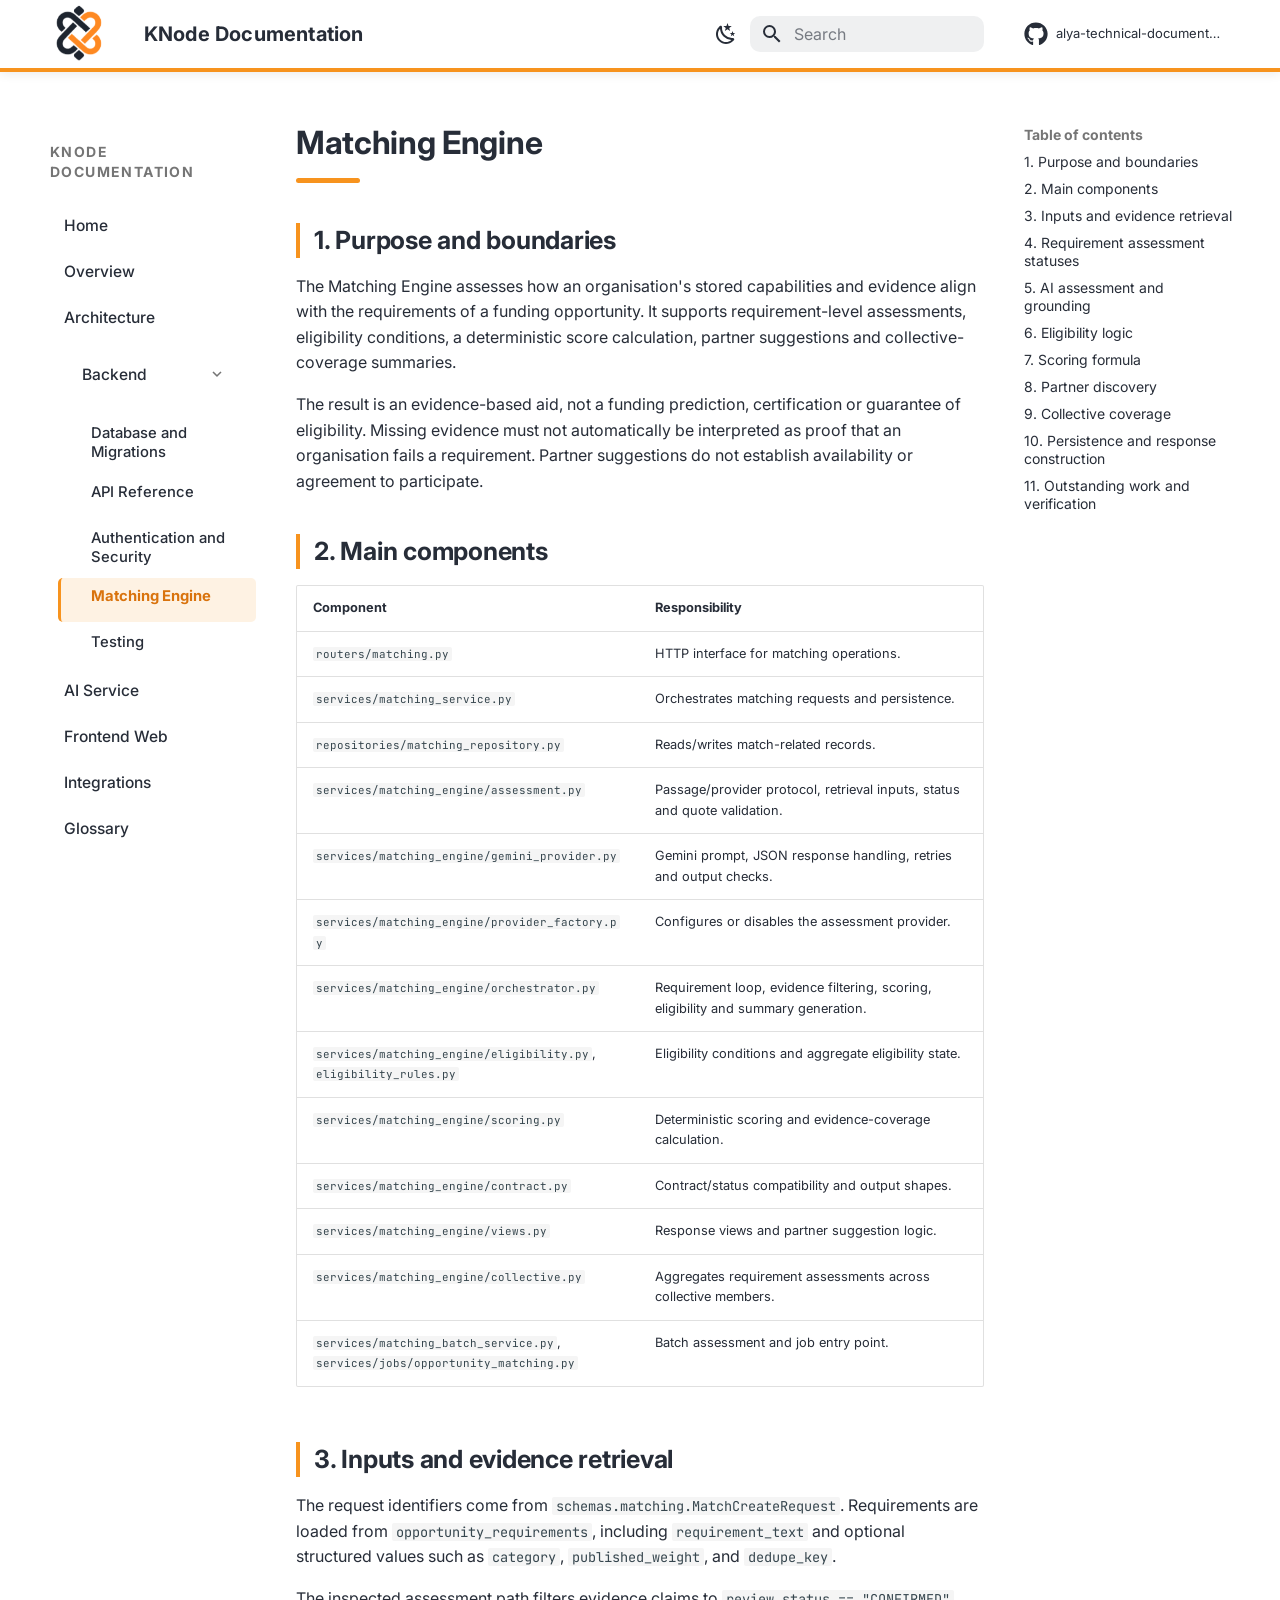
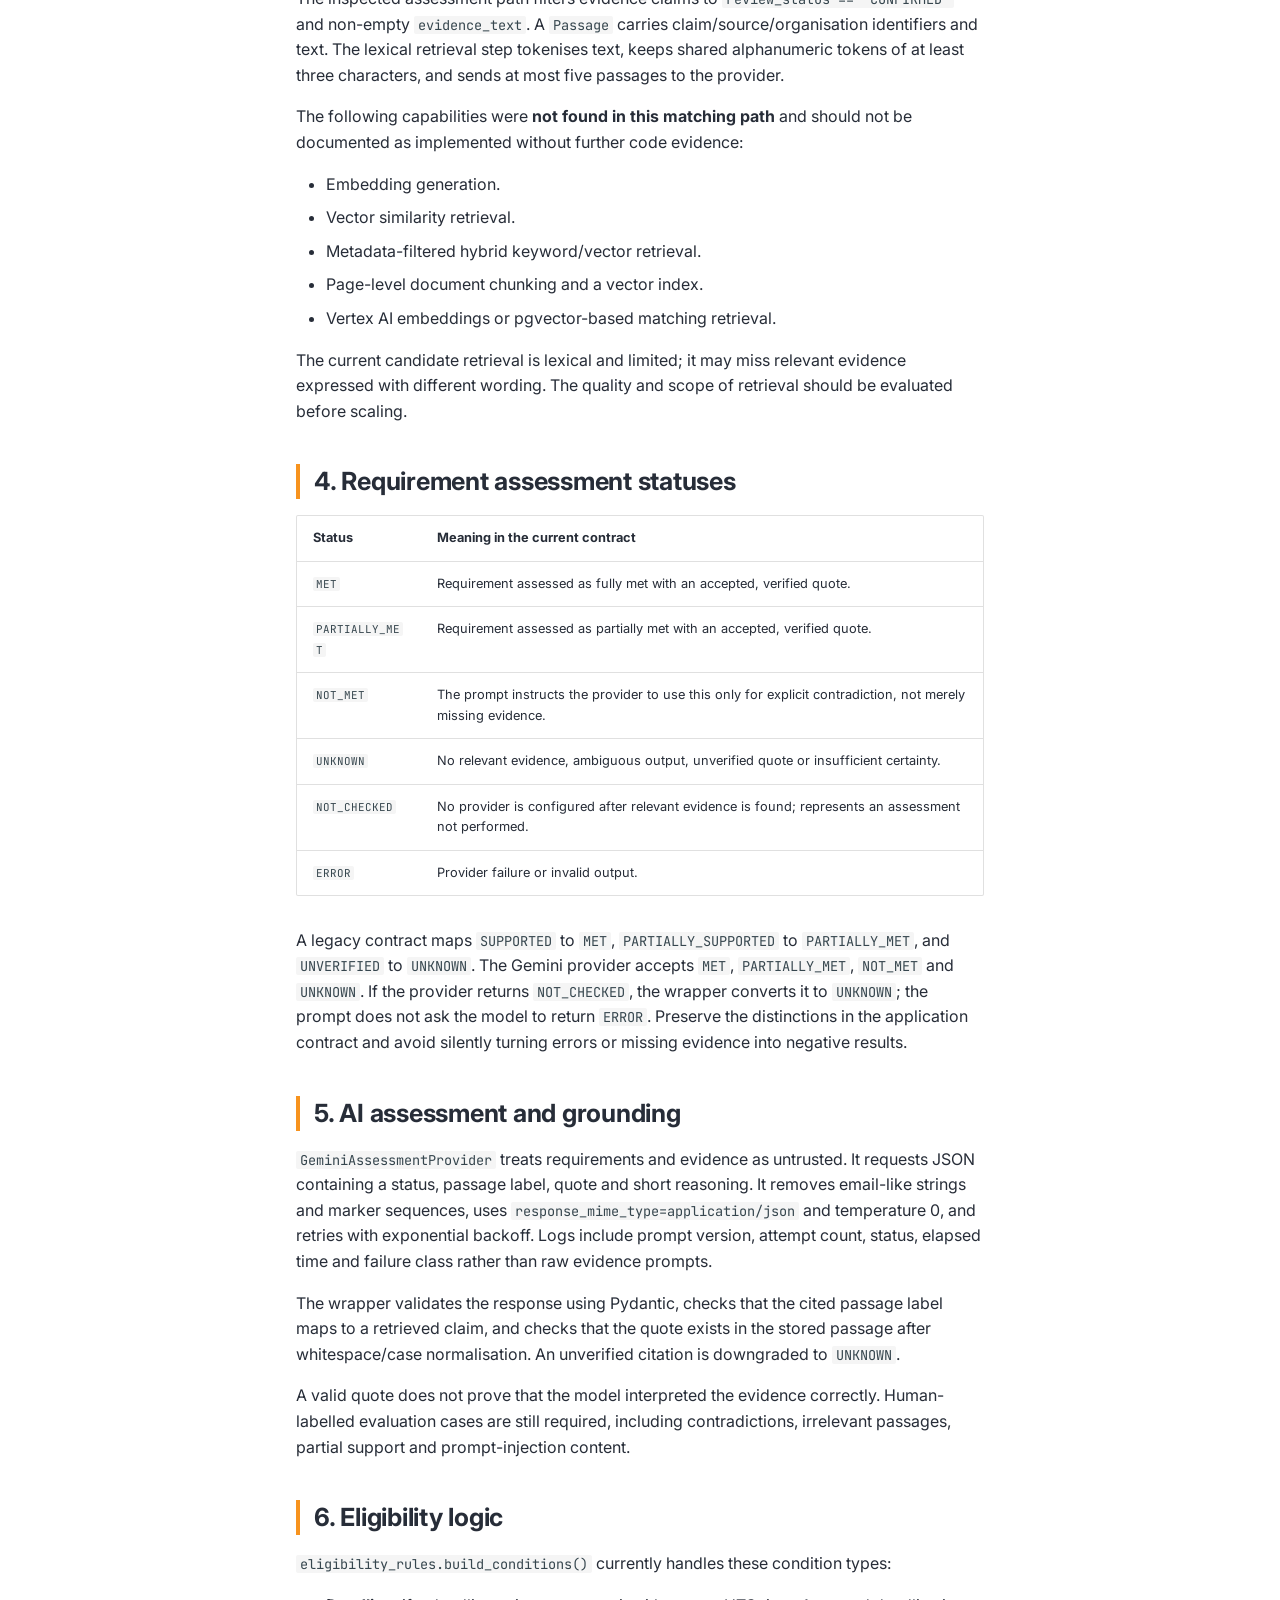
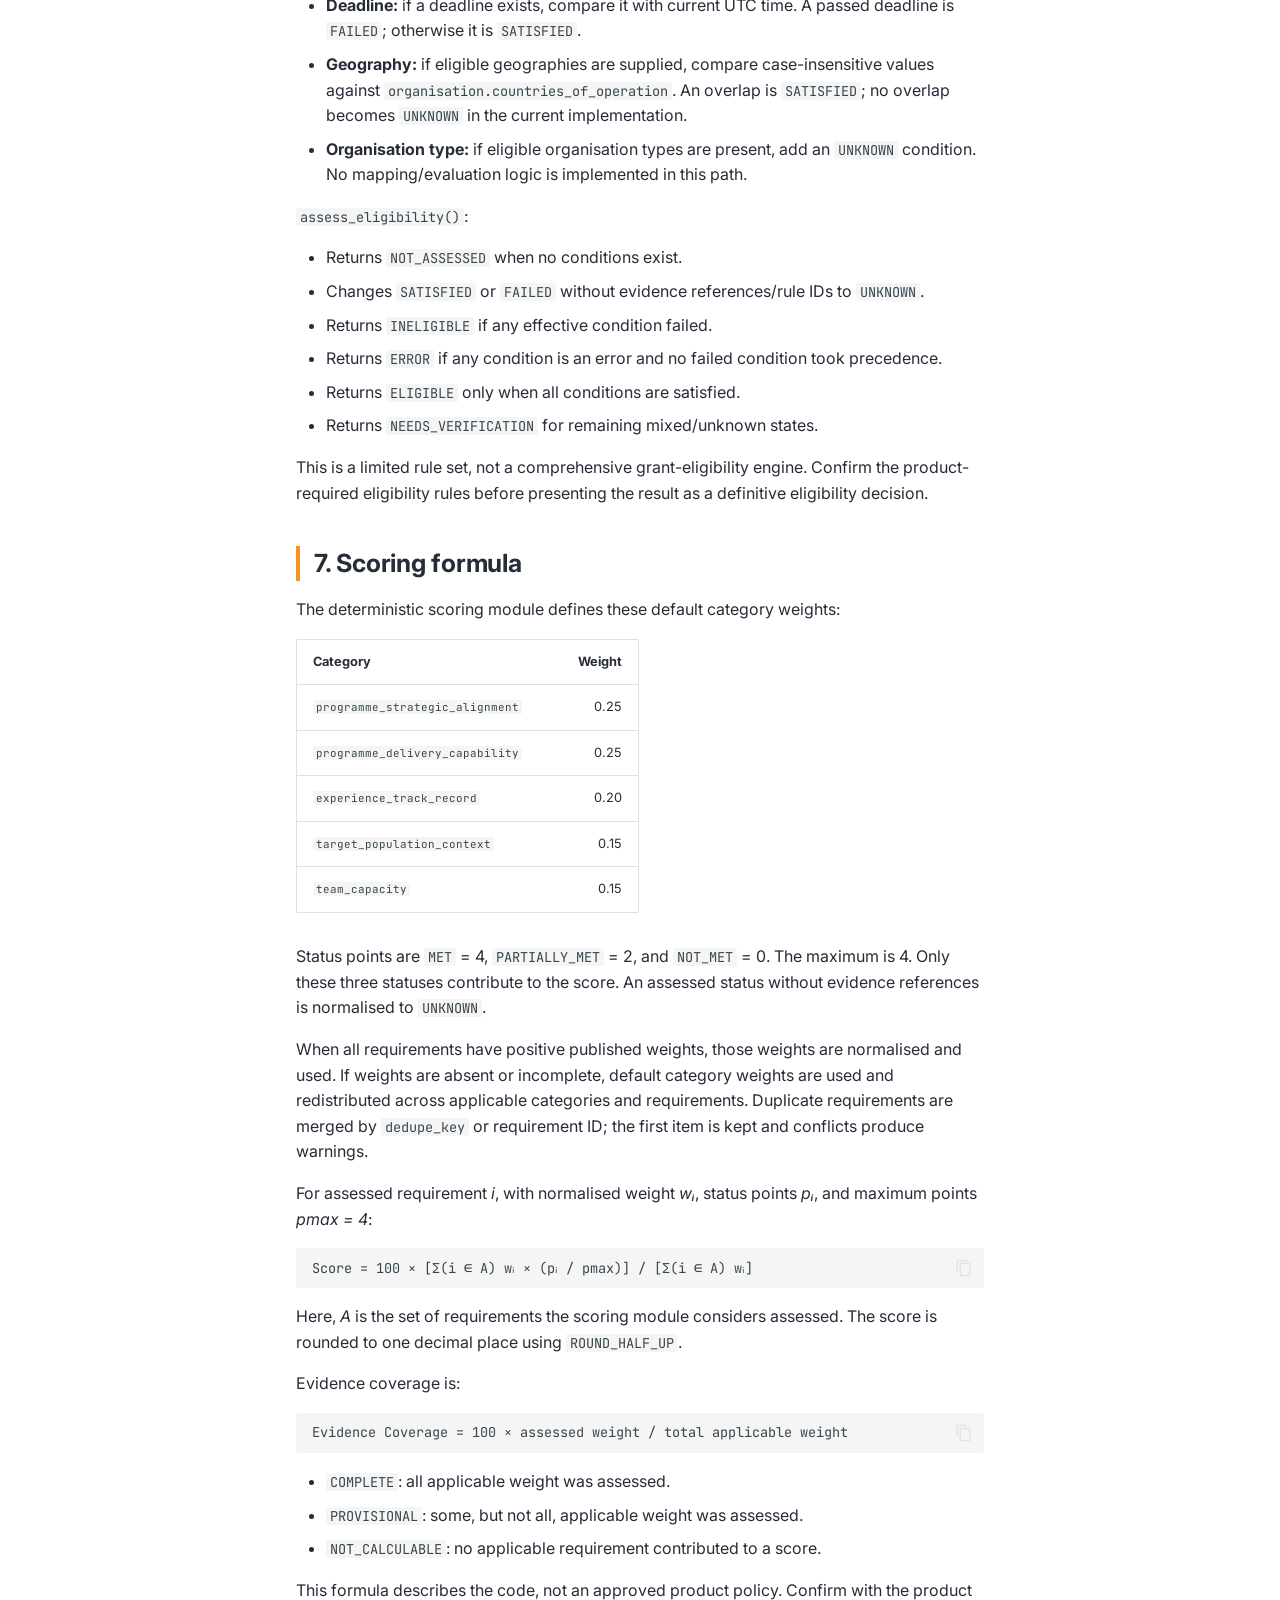
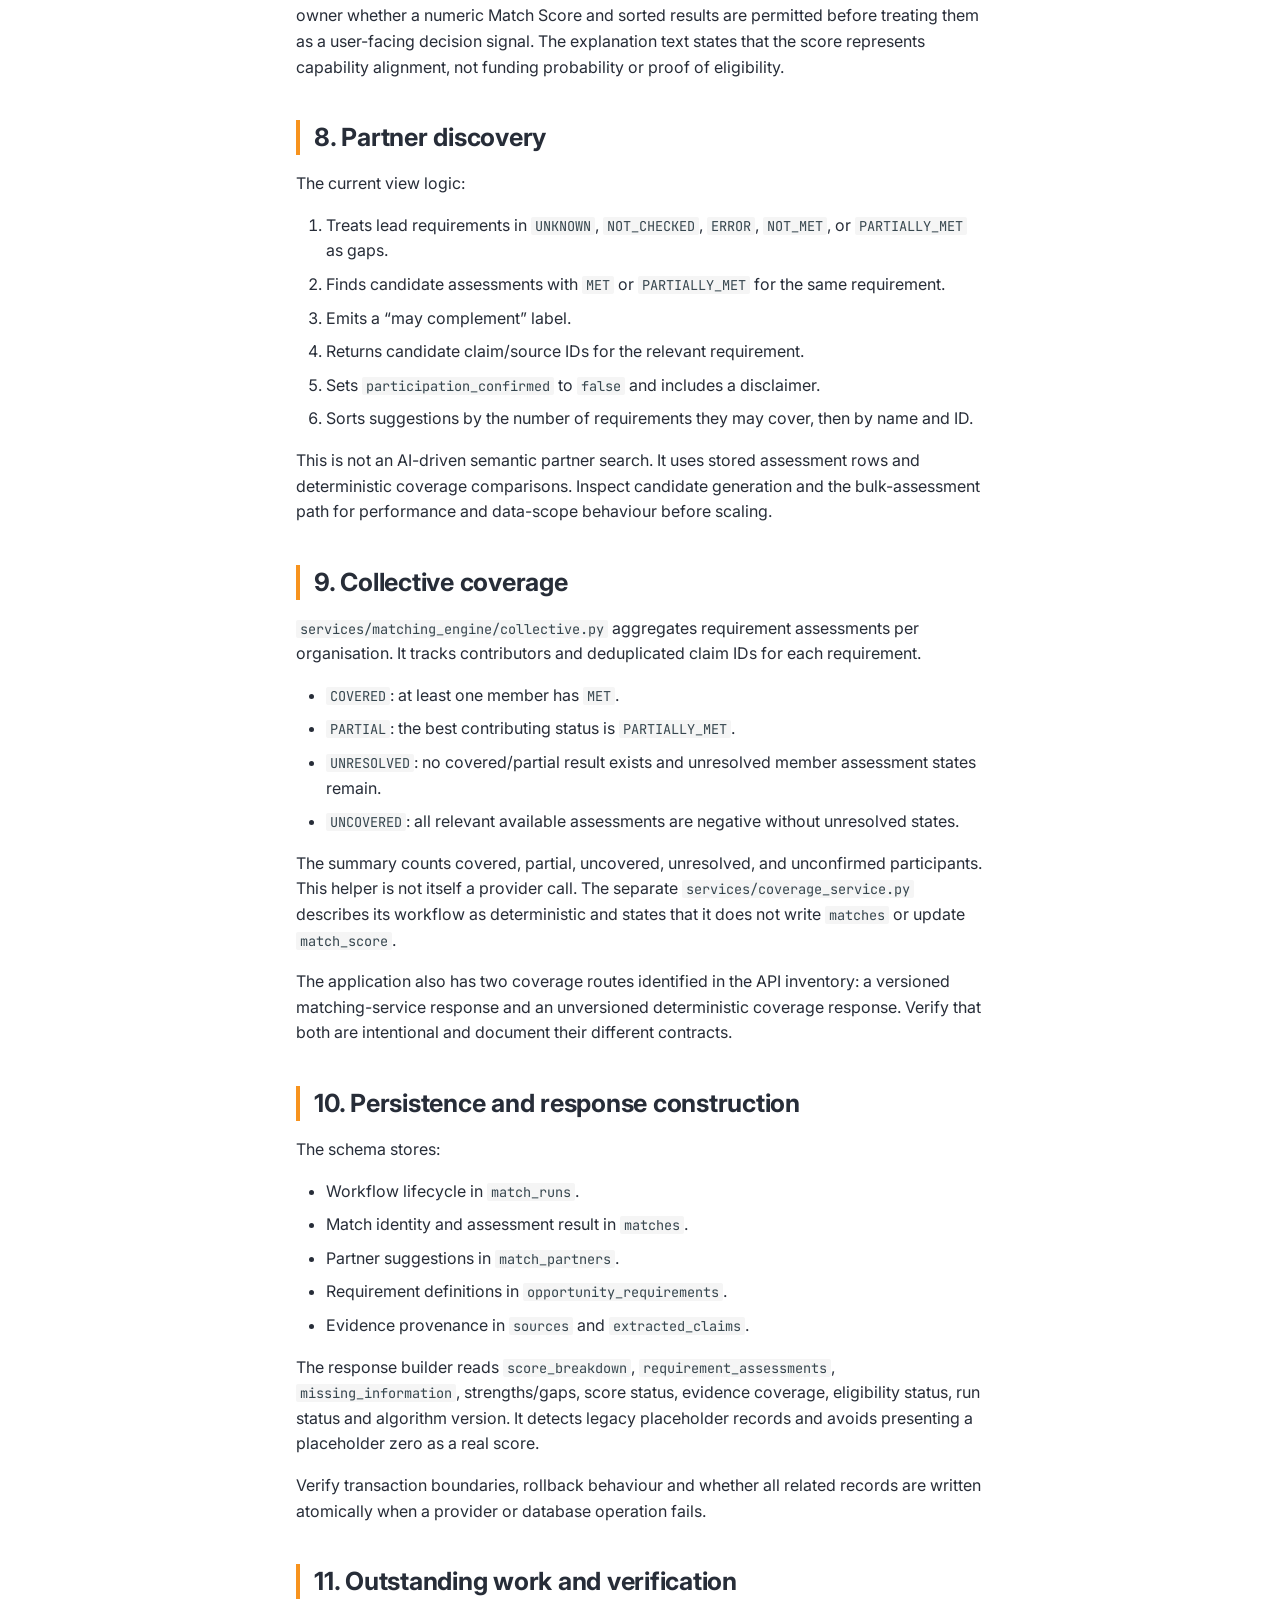
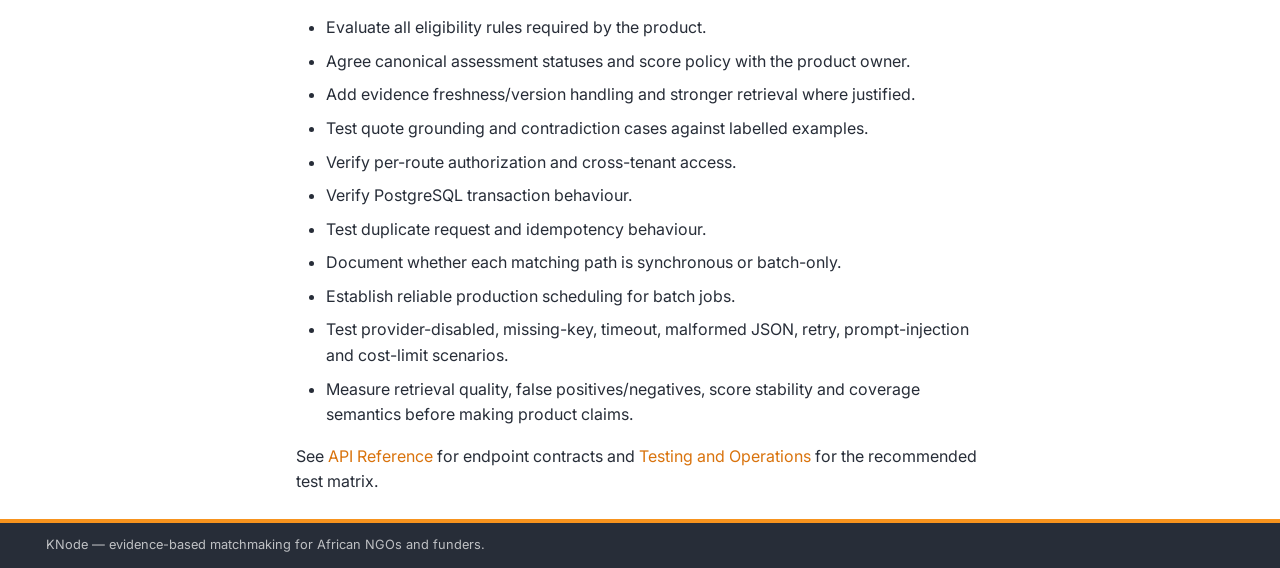
<file: backend/matching-engine/index.html>
<!DOCTYPE html><html lang="en" class="no-js"><head>
    
      <meta charset="utf-8">
      <meta name="viewport" content="width=device-width,initial-scale=1">
      
        <meta name="description" content="Technical documentation for KNode, an evidence-based matchmaking platform connecting African NGOs, collectives and funders.">
      
      
      
        <link rel="canonical" href="https://akirachix.github.io/alya-technical-documentation/backend/matching-engine/">
      
      
        <link rel="prev" href="../authentication-security/">
      
      
        <link rel="next" href="../testing/">
      
      
        
      
      
      <link rel="icon" href="../../assets/brand/knode-logo-light.png">
      <meta name="generator" content="mkdocs-1.6.1, mkdocs-material-9.7.7">
    
    
      
        <title>Matching Engine - KNode Documentation</title>
      
    
    
      <link rel="stylesheet" href="../../assets/stylesheets/main.ec1eaa64.min.css">
      
        
        <link rel="stylesheet" href="../../assets/stylesheets/palette.ab4e12ef.min.css">
      
      


    
    
      
    
    
      
        
        
        <link rel="preconnect" href="https://fonts.gstatic.com" crossorigin="">
        <link rel="stylesheet" href="https://fonts.googleapis.com/css?family=Inter:300,300i,400,400i,700,700i%7CJetBrains+Mono:400,400i,700,700i&amp;display=fallback">
        <style>:root{--md-text-font:"Inter";--md-code-font:"JetBrains Mono"}</style>
      
    
    
      <link rel="stylesheet" href="../../stylesheets/extra.css">
    
    <script>__md_scope=new URL("../..",location),__md_hash=e=>[...e].reduce(((e,_)=>(e<<5)-e+_.charCodeAt(0)),0),__md_get=(e,_=localStorage,t=__md_scope)=>JSON.parse(_.getItem(t.pathname+"."+e)),__md_set=(e,_,t=localStorage,a=__md_scope)=>{try{t.setItem(a.pathname+"."+e,JSON.stringify(_))}catch(e){}}</script>
    
      

    
    
  <link href="../../assets/stylesheets/glightbox.min.css" rel="stylesheet"><script src="../../assets/javascripts/glightbox.min.js"></script><style id="glightbox-style">
            html.glightbox-open { overflow: initial; height: 100%; }
            .gslide-title { margin-top: 0px; user-select: text; }
            .gslide-desc { color: #666; user-select: text; }
            .gslide-image img { background: white; }
            .gscrollbar-fixer { padding-right: 15px; }
            .gdesc-inner { font-size: 0.75rem; }
            body[data-md-color-scheme="slate"] .gdesc-inner { background: var(--md-default-bg-color); }
            body[data-md-color-scheme="slate"] .gslide-title { color: var(--md-default-fg-color); }
            body[data-md-color-scheme="slate"] .gslide-desc { color: var(--md-default-fg-color); }
        </style></head>
  
  
    
    
      
    
    
    
    
    <body dir="ltr" data-md-color-scheme="default" data-md-color-primary="custom" data-md-color-accent="custom">
  
    
    <input class="md-toggle" data-md-toggle="drawer" type="checkbox" id="__drawer" autocomplete="off">
    <input class="md-toggle" data-md-toggle="search" type="checkbox" id="__search" autocomplete="off">
    <label class="md-overlay" for="__drawer"></label>
    <div data-md-component="skip">
      
        
        <a href="#matching-engine" class="md-skip">
          Skip to content
        </a>
      
    </div>
    <div data-md-component="announce">
      
    </div>
    
    
      

  

<header class="md-header md-header--shadow" data-md-component="header">
  <nav class="md-header__inner md-grid" aria-label="Header">
    <a href="../.." title="KNode Documentation" class="md-header__button md-logo" aria-label="KNode Documentation" data-md-component="logo">
      
  <img src="../../assets/brand/knode-logo-light.png" alt="logo">

    </a>
    <label class="md-header__button md-icon" for="__drawer">
      
      <svg xmlns="http://www.w3.org/2000/svg" viewBox="0 0 24 24"><path d="M3 6h18v2H3zm0 5h18v2H3zm0 5h18v2H3z"></path></svg>
    </label>
    <div class="md-header__title" data-md-component="header-title">
      <div class="md-header__ellipsis">
        <div class="md-header__topic">
          <span class="md-ellipsis">
            KNode Documentation
          </span>
        </div>
        <div class="md-header__topic" data-md-component="header-topic">
          <span class="md-ellipsis">
            
              Matching Engine
            
          </span>
        </div>
      </div>
    </div>
    
      
        <form class="md-header__option" data-md-component="palette">
  
    
    
    
    <input class="md-option" data-md-color-media="" data-md-color-scheme="default" data-md-color-primary="custom" data-md-color-accent="custom" aria-label="Switch to dark mode" type="radio" name="__palette" id="__palette_0">
    
      <label class="md-header__button md-icon" title="Switch to dark mode" for="__palette_1" hidden="">
        <svg xmlns="http://www.w3.org/2000/svg" viewBox="0 0 24 24"><path d="m17.75 4.09-2.53 1.94.91 3.06-2.63-1.81-2.63 1.81.91-3.06-2.53-1.94L12.44 4l1.06-3 1.06 3zm3.5 6.91-1.64 1.25.59 1.98-1.7-1.17-1.7 1.17.59-1.98L15.75 11l2.06-.05L18.5 9l.69 1.95zm-2.28 4.95c.83-.08 1.72 1.1 1.19 1.85-.32.45-.66.87-1.08 1.27C15.17 23 8.84 23 4.94 19.07c-3.91-3.9-3.91-10.24 0-14.14.4-.4.82-.76 1.27-1.08.75-.53 1.93.36 1.85 1.19-.27 2.86.69 5.83 2.89 8.02a9.96 9.96 0 0 0 8.02 2.89m-1.64 2.02a12.08 12.08 0 0 1-7.8-3.47c-2.17-2.19-3.33-5-3.49-7.82-2.81 3.14-2.7 7.96.31 10.98 3.02 3.01 7.84 3.12 10.98.31"></path></svg>
      </label>
    
  
    
    
    
    <input class="md-option" data-md-color-media="" data-md-color-scheme="slate" data-md-color-primary="custom" data-md-color-accent="custom" aria-label="Switch to light mode" type="radio" name="__palette" id="__palette_1">
    
      <label class="md-header__button md-icon" title="Switch to light mode" for="__palette_0" hidden="">
        <svg xmlns="http://www.w3.org/2000/svg" viewBox="0 0 24 24"><path d="M12 7a5 5 0 0 1 5 5 5 5 0 0 1-5 5 5 5 0 0 1-5-5 5 5 0 0 1 5-5m0 2a3 3 0 0 0-3 3 3 3 0 0 0 3 3 3 3 0 0 0 3-3 3 3 0 0 0-3-3m0-7 2.39 3.42C13.65 5.15 12.84 5 12 5s-1.65.15-2.39.42zM3.34 7l4.16-.35A7.2 7.2 0 0 0 5.94 8.5c-.44.74-.69 1.5-.83 2.29zm.02 10 1.76-3.77a7.131 7.131 0 0 0 2.38 4.14zM20.65 7l-1.77 3.79a7.02 7.02 0 0 0-2.38-4.15zm-.01 10-4.14.36c.59-.51 1.12-1.14 1.54-1.86.42-.73.69-1.5.83-2.29zM12 22l-2.41-3.44c.74.27 1.55.44 2.41.44.82 0 1.63-.17 2.37-.44z"></path></svg>
      </label>
    
  
</form>
      
    
    
      <script>var palette=__md_get("__palette");if(palette&&palette.color){if("(prefers-color-scheme)"===palette.color.media){var media=matchMedia("(prefers-color-scheme: light)"),input=document.querySelector(media.matches?"[data-md-color-media='(prefers-color-scheme: light)']":"[data-md-color-media='(prefers-color-scheme: dark)']");palette.color.media=input.getAttribute("data-md-color-media"),palette.color.scheme=input.getAttribute("data-md-color-scheme"),palette.color.primary=input.getAttribute("data-md-color-primary"),palette.color.accent=input.getAttribute("data-md-color-accent")}for(var[key,value]of Object.entries(palette.color))document.body.setAttribute("data-md-color-"+key,value)}</script>
    
    
    
      
      
        <label class="md-header__button md-icon" for="__search">
          
          <svg xmlns="http://www.w3.org/2000/svg" viewBox="0 0 24 24"><path d="M9.5 3A6.5 6.5 0 0 1 16 9.5c0 1.61-.59 3.09-1.56 4.23l.27.27h.79l5 5-1.5 1.5-5-5v-.79l-.27-.27A6.52 6.52 0 0 1 9.5 16 6.5 6.5 0 0 1 3 9.5 6.5 6.5 0 0 1 9.5 3m0 2C7 5 5 7 5 9.5S7 14 9.5 14 14 12 14 9.5 12 5 9.5 5"></path></svg>
        </label>
        <div class="md-search" data-md-component="search" role="dialog">
  <label class="md-search__overlay" for="__search"></label>
  <div class="md-search__inner" role="search">
    <form class="md-search__form" name="search">
      <input type="text" class="md-search__input" name="query" aria-label="Search" placeholder="Search" autocapitalize="off" autocorrect="off" autocomplete="off" spellcheck="false" data-md-component="search-query" required="">
      <label class="md-search__icon md-icon" for="__search">
        
        <svg xmlns="http://www.w3.org/2000/svg" viewBox="0 0 24 24"><path d="M9.5 3A6.5 6.5 0 0 1 16 9.5c0 1.61-.59 3.09-1.56 4.23l.27.27h.79l5 5-1.5 1.5-5-5v-.79l-.27-.27A6.52 6.52 0 0 1 9.5 16 6.5 6.5 0 0 1 3 9.5 6.5 6.5 0 0 1 9.5 3m0 2C7 5 5 7 5 9.5S7 14 9.5 14 14 12 14 9.5 12 5 9.5 5"></path></svg>
        
        <svg xmlns="http://www.w3.org/2000/svg" viewBox="0 0 24 24"><path d="M20 11v2H8l5.5 5.5-1.42 1.42L4.16 12l7.92-7.92L13.5 5.5 8 11z"></path></svg>
      </label>
      <nav class="md-search__options" aria-label="Search">
        
        <button type="reset" class="md-search__icon md-icon" title="Clear" aria-label="Clear" tabindex="-1">
          
          <svg xmlns="http://www.w3.org/2000/svg" viewBox="0 0 24 24"><path d="M19 6.41 17.59 5 12 10.59 6.41 5 5 6.41 10.59 12 5 17.59 6.41 19 12 13.41 17.59 19 19 17.59 13.41 12z"></path></svg>
        </button>
      </nav>
      
        <div class="md-search__suggest" data-md-component="search-suggest"></div>
      
    </form>
    <div class="md-search__output">
      <div class="md-search__scrollwrap" tabindex="0" data-md-scrollfix="">
        <div class="md-search-result" data-md-component="search-result">
          <div class="md-search-result__meta">
            Initializing search
          </div>
          <ol class="md-search-result__list" role="presentation"></ol>
        </div>
      </div>
    </div>
  </div>
</div>
      
    
    
      <div class="md-header__source">
        <a href="https://github.com/akirachix/alya-technical-documentation" title="Go to repository" class="md-source" data-md-component="source">
  <div class="md-source__icon md-icon">
    
    <svg xmlns="http://www.w3.org/2000/svg" viewBox="0 0 512 512"><!--! Font Awesome Free 7.1.0 by @fontawesome - https://fontawesome.com License - https://fontawesome.com/license/free (Icons: CC BY 4.0, Fonts: SIL OFL 1.1, Code: MIT License) Copyright 2025 Fonticons, Inc.--><path d="M173.9 397.4c0 2-2.3 3.6-5.2 3.6-3.3.3-5.6-1.3-5.6-3.6 0-2 2.3-3.6 5.2-3.6 3-.3 5.6 1.3 5.6 3.6m-31.1-4.5c-.7 2 1.3 4.3 4.3 4.9 2.6 1 5.6 0 6.2-2s-1.3-4.3-4.3-5.2c-2.6-.7-5.5.3-6.2 2.3m44.2-1.7c-2.9.7-4.9 2.6-4.6 4.9.3 2 2.9 3.3 5.9 2.6 2.9-.7 4.9-2.6 4.6-4.6-.3-1.9-3-3.2-5.9-2.9M252.8 8C114.1 8 8 113.3 8 252c0 110.9 69.8 205.8 169.5 239.2 12.8 2.3 17.3-5.6 17.3-12.1 0-6.2-.3-40.4-.3-61.4 0 0-70 15-84.7-29.8 0 0-11.4-29.1-27.8-36.6 0 0-22.9-15.7 1.6-15.4 0 0 24.9 2 38.6 25.8 21.9 38.6 58.6 27.5 72.9 20.9 2.3-16 8.8-27.1 16-33.7-55.9-6.2-112.3-14.3-112.3-110.5 0-27.5 7.6-41.3 23.6-58.9-2.6-6.5-11.1-33.3 2.6-67.9 20.9-6.5 69 27 69 27 20-5.6 41.5-8.5 62.8-8.5s42.8 2.9 62.8 8.5c0 0 48.1-33.6 69-27 13.7 34.7 5.2 61.4 2.6 67.9 16 17.7 25.8 31.5 25.8 58.9 0 96.5-58.9 104.2-114.8 110.5 9.2 7.9 17 22.9 17 46.4 0 33.7-.3 75.4-.3 83.6 0 6.5 4.6 14.4 17.3 12.1C436.2 457.8 504 362.9 504 252 504 113.3 391.5 8 252.8 8M105.2 352.9c-1.3 1-1 3.3.7 5.2 1.6 1.6 3.9 2.3 5.2 1 1.3-1 1-3.3-.7-5.2-1.6-1.6-3.9-2.3-5.2-1m-10.8-8.1c-.7 1.3.3 2.9 2.3 3.9 1.6 1 3.6.7 4.3-.7.7-1.3-.3-2.9-2.3-3.9-2-.6-3.6-.3-4.3.7m32.4 35.6c-1.6 1.3-1 4.3 1.3 6.2 2.3 2.3 5.2 2.6 6.5 1 1.3-1.3.7-4.3-1.3-6.2-2.2-2.3-5.2-2.6-6.5-1m-11.4-14.7c-1.6 1-1.6 3.6 0 5.9s4.3 3.3 5.6 2.3c1.6-1.3 1.6-3.9 0-6.2-1.4-2.3-4-3.3-5.6-2"></path></svg>
  </div>
  <div class="md-source__repository">
    alya-technical-documentation
  </div>
</a>
      </div>
    
  </nav>
  
</header>
    
    <div class="md-container" data-md-component="container">
      
      
        
          
        
      
      <main class="md-main" data-md-component="main">
        <div class="md-main__inner md-grid">
          
            
              
              <div class="md-sidebar md-sidebar--primary" data-md-component="sidebar" data-md-type="navigation">
                <div class="md-sidebar__scrollwrap">
                  <div class="md-sidebar__inner">
                    



<nav class="md-nav md-nav--primary" aria-label="Navigation" data-md-level="0">
  <label class="md-nav__title" for="__drawer">
    <a href="../.." title="KNode Documentation" class="md-nav__button md-logo" aria-label="KNode Documentation" data-md-component="logo">
      
  <img src="../../assets/brand/knode-logo-light.png" alt="logo">

    </a>
    KNode Documentation
  </label>
  
    <div class="md-nav__source">
      <a href="https://github.com/akirachix/alya-technical-documentation" title="Go to repository" class="md-source" data-md-component="source">
  <div class="md-source__icon md-icon">
    
    <svg xmlns="http://www.w3.org/2000/svg" viewBox="0 0 512 512"><!--! Font Awesome Free 7.1.0 by @fontawesome - https://fontawesome.com License - https://fontawesome.com/license/free (Icons: CC BY 4.0, Fonts: SIL OFL 1.1, Code: MIT License) Copyright 2025 Fonticons, Inc.--><path d="M173.9 397.4c0 2-2.3 3.6-5.2 3.6-3.3.3-5.6-1.3-5.6-3.6 0-2 2.3-3.6 5.2-3.6 3-.3 5.6 1.3 5.6 3.6m-31.1-4.5c-.7 2 1.3 4.3 4.3 4.9 2.6 1 5.6 0 6.2-2s-1.3-4.3-4.3-5.2c-2.6-.7-5.5.3-6.2 2.3m44.2-1.7c-2.9.7-4.9 2.6-4.6 4.9.3 2 2.9 3.3 5.9 2.6 2.9-.7 4.9-2.6 4.6-4.6-.3-1.9-3-3.2-5.9-2.9M252.8 8C114.1 8 8 113.3 8 252c0 110.9 69.8 205.8 169.5 239.2 12.8 2.3 17.3-5.6 17.3-12.1 0-6.2-.3-40.4-.3-61.4 0 0-70 15-84.7-29.8 0 0-11.4-29.1-27.8-36.6 0 0-22.9-15.7 1.6-15.4 0 0 24.9 2 38.6 25.8 21.9 38.6 58.6 27.5 72.9 20.9 2.3-16 8.8-27.1 16-33.7-55.9-6.2-112.3-14.3-112.3-110.5 0-27.5 7.6-41.3 23.6-58.9-2.6-6.5-11.1-33.3 2.6-67.9 20.9-6.5 69 27 69 27 20-5.6 41.5-8.5 62.8-8.5s42.8 2.9 62.8 8.5c0 0 48.1-33.6 69-27 13.7 34.7 5.2 61.4 2.6 67.9 16 17.7 25.8 31.5 25.8 58.9 0 96.5-58.9 104.2-114.8 110.5 9.2 7.9 17 22.9 17 46.4 0 33.7-.3 75.4-.3 83.6 0 6.5 4.6 14.4 17.3 12.1C436.2 457.8 504 362.9 504 252 504 113.3 391.5 8 252.8 8M105.2 352.9c-1.3 1-1 3.3.7 5.2 1.6 1.6 3.9 2.3 5.2 1 1.3-1 1-3.3-.7-5.2-1.6-1.6-3.9-2.3-5.2-1m-10.8-8.1c-.7 1.3.3 2.9 2.3 3.9 1.6 1 3.6.7 4.3-.7.7-1.3-.3-2.9-2.3-3.9-2-.6-3.6-.3-4.3.7m32.4 35.6c-1.6 1.3-1 4.3 1.3 6.2 2.3 2.3 5.2 2.6 6.5 1 1.3-1.3.7-4.3-1.3-6.2-2.2-2.3-5.2-2.6-6.5-1m-11.4-14.7c-1.6 1-1.6 3.6 0 5.9s4.3 3.3 5.6 2.3c1.6-1.3 1.6-3.9 0-6.2-1.4-2.3-4-3.3-5.6-2"></path></svg>
  </div>
  <div class="md-source__repository">
    alya-technical-documentation
  </div>
</a>
    </div>
  
  <ul class="md-nav__list" data-md-scrollfix="">
    
      
      
  
  
  
  
    <li class="md-nav__item">
      <a href="../.." class="md-nav__link">
        
  
  
  <span class="md-ellipsis">
    
  
    Home
  

    
  </span>
  
  

      </a>
    </li>
  

    
      
      
  
  
  
  
    <li class="md-nav__item">
      <a href="../../overview/" class="md-nav__link">
        
  
  
  <span class="md-ellipsis">
    
  
    Overview
  

    
  </span>
  
  

      </a>
    </li>
  

    
      
      
  
  
  
  
    <li class="md-nav__item">
      <a href="../../architecture/" class="md-nav__link">
        
  
  
  <span class="md-ellipsis">
    
  
    Architecture
  

    
  </span>
  
  

      </a>
    </li>
  

    
      
      
  
  
    
  
  
  
    
    
      
        
          
        
      
        
      
        
      
        
      
        
      
        
      
    
    
    
    
    <li class="md-nav__item md-nav__item--active md-nav__item--nested">
      
        
        
        <input class="md-nav__toggle md-toggle " type="checkbox" id="__nav_4" checked="">
        
          
          <div class="md-nav__link md-nav__container">
            <a href="../" class="md-nav__link ">
              
  
  
  <span class="md-ellipsis">
    
  
    Backend
  

    
  </span>
  
  

            </a>
            
              
              <label class="md-nav__link " for="__nav_4" id="__nav_4_label" tabindex="0">
                <span class="md-nav__icon md-icon"></span>
              </label>
            
          </div>
        
        <nav class="md-nav" data-md-level="1" aria-labelledby="__nav_4_label" aria-expanded="true">
          <label class="md-nav__title" for="__nav_4">
            <span class="md-nav__icon md-icon"></span>
            
  
    Backend
  

          </label>
          <ul class="md-nav__list" data-md-scrollfix="">
            
              
            
              
                
  
  
  
  
    <li class="md-nav__item">
      <a href="../database/" class="md-nav__link">
        
  
  
  <span class="md-ellipsis">
    
  
    Database and Migrations
  

    
  </span>
  
  

      </a>
    </li>
  

              
            
              
                
  
  
  
  
    <li class="md-nav__item">
      <a href="../api-reference/" class="md-nav__link">
        
  
  
  <span class="md-ellipsis">
    
  
    API Reference
  

    
  </span>
  
  

      </a>
    </li>
  

              
            
              
                
  
  
  
  
    <li class="md-nav__item">
      <a href="../authentication-security/" class="md-nav__link">
        
  
  
  <span class="md-ellipsis">
    
  
    Authentication and Security
  

    
  </span>
  
  

      </a>
    </li>
  

              
            
              
                
  
  
    
  
  
  
    <li class="md-nav__item md-nav__item--active">
      
      <input class="md-nav__toggle md-toggle" type="checkbox" id="__toc">
      
      
        
      
      
        <label class="md-nav__link md-nav__link--active" for="__toc">
          
  
  
  <span class="md-ellipsis">
    
  
    Matching Engine
  

    
  </span>
  
  

          <span class="md-nav__icon md-icon"></span>
        </label>
      
      <a href="./" class="md-nav__link md-nav__link--active">
        
  
  
  <span class="md-ellipsis">
    
  
    Matching Engine
  

    
  </span>
  
  

      </a>
      
        

<nav class="md-nav md-nav--secondary" aria-label="Table of contents">
  
  
  
    
  
  
    <label class="md-nav__title" for="__toc">
      <span class="md-nav__icon md-icon"></span>
      Table of contents
    </label>
    <ul class="md-nav__list" data-md-component="toc" data-md-scrollfix="">
      
        <li class="md-nav__item">
  <a href="#1-purpose-and-boundaries" class="md-nav__link">
    <span class="md-ellipsis">
      
        1. Purpose and boundaries
      
    </span>
  </a>
  
</li>
      
        <li class="md-nav__item">
  <a href="#2-main-components" class="md-nav__link">
    <span class="md-ellipsis">
      
        2. Main components
      
    </span>
  </a>
  
</li>
      
        <li class="md-nav__item">
  <a href="#3-inputs-and-evidence-retrieval" class="md-nav__link">
    <span class="md-ellipsis">
      
        3. Inputs and evidence retrieval
      
    </span>
  </a>
  
</li>
      
        <li class="md-nav__item">
  <a href="#4-requirement-assessment-statuses" class="md-nav__link">
    <span class="md-ellipsis">
      
        4. Requirement assessment statuses
      
    </span>
  </a>
  
</li>
      
        <li class="md-nav__item">
  <a href="#5-ai-assessment-and-grounding" class="md-nav__link">
    <span class="md-ellipsis">
      
        5. AI assessment and grounding
      
    </span>
  </a>
  
</li>
      
        <li class="md-nav__item">
  <a href="#6-eligibility-logic" class="md-nav__link">
    <span class="md-ellipsis">
      
        6. Eligibility logic
      
    </span>
  </a>
  
</li>
      
        <li class="md-nav__item">
  <a href="#7-scoring-formula" class="md-nav__link">
    <span class="md-ellipsis">
      
        7. Scoring formula
      
    </span>
  </a>
  
</li>
      
        <li class="md-nav__item">
  <a href="#8-partner-discovery" class="md-nav__link">
    <span class="md-ellipsis">
      
        8. Partner discovery
      
    </span>
  </a>
  
</li>
      
        <li class="md-nav__item">
  <a href="#9-collective-coverage" class="md-nav__link">
    <span class="md-ellipsis">
      
        9. Collective coverage
      
    </span>
  </a>
  
</li>
      
        <li class="md-nav__item">
  <a href="#10-persistence-and-response-construction" class="md-nav__link">
    <span class="md-ellipsis">
      
        10. Persistence and response construction
      
    </span>
  </a>
  
</li>
      
        <li class="md-nav__item">
  <a href="#11-outstanding-work-and-verification" class="md-nav__link">
    <span class="md-ellipsis">
      
        11. Outstanding work and verification
      
    </span>
  </a>
  
</li>
      
    </ul>
  
</nav>
      
    </li>
  

              
            
              
                
  
  
  
  
    <li class="md-nav__item">
      <a href="../testing/" class="md-nav__link">
        
  
  
  <span class="md-ellipsis">
    
  
    Testing
  

    
  </span>
  
  

      </a>
    </li>
  

              
            
          </ul>
        </nav>
      
    </li>
  

    
      
      
  
  
  
  
    <li class="md-nav__item">
      <a href="../../ai/" class="md-nav__link">
        
  
  
  <span class="md-ellipsis">
    
  
    AI Service
  

    
  </span>
  
  

      </a>
    </li>
  

    
      
      
  
  
  
  
    <li class="md-nav__item">
      <a href="../../frontend/" class="md-nav__link">
        
  
  
  <span class="md-ellipsis">
    
  
    Frontend Web
  

    
  </span>
  
  

      </a>
    </li>
  

    
      
      
  
  
  
  
    <li class="md-nav__item">
      <a href="../../integrations/" class="md-nav__link">
        
  
  
  <span class="md-ellipsis">
    
  
    Integrations
  

    
  </span>
  
  

      </a>
    </li>
  

    
      
      
  
  
  
  
    <li class="md-nav__item">
      <a href="../../glossary/" class="md-nav__link">
        
  
  
  <span class="md-ellipsis">
    
  
    Glossary
  

    
  </span>
  
  

      </a>
    </li>
  

    
  </ul>
</nav>
                  </div>
                </div>
              </div>
            
            
              
              <div class="md-sidebar md-sidebar--secondary" data-md-component="sidebar" data-md-type="toc">
                <div class="md-sidebar__scrollwrap">
                  <div class="md-sidebar__inner">
                    

<nav class="md-nav md-nav--secondary" aria-label="Table of contents">
  
  
  
    
  
  
    <label class="md-nav__title" for="__toc">
      <span class="md-nav__icon md-icon"></span>
      Table of contents
    </label>
    <ul class="md-nav__list" data-md-component="toc" data-md-scrollfix="">
      
        <li class="md-nav__item">
  <a href="#1-purpose-and-boundaries" class="md-nav__link">
    <span class="md-ellipsis">
      
        1. Purpose and boundaries
      
    </span>
  </a>
  
</li>
      
        <li class="md-nav__item">
  <a href="#2-main-components" class="md-nav__link">
    <span class="md-ellipsis">
      
        2. Main components
      
    </span>
  </a>
  
</li>
      
        <li class="md-nav__item">
  <a href="#3-inputs-and-evidence-retrieval" class="md-nav__link">
    <span class="md-ellipsis">
      
        3. Inputs and evidence retrieval
      
    </span>
  </a>
  
</li>
      
        <li class="md-nav__item">
  <a href="#4-requirement-assessment-statuses" class="md-nav__link">
    <span class="md-ellipsis">
      
        4. Requirement assessment statuses
      
    </span>
  </a>
  
</li>
      
        <li class="md-nav__item">
  <a href="#5-ai-assessment-and-grounding" class="md-nav__link">
    <span class="md-ellipsis">
      
        5. AI assessment and grounding
      
    </span>
  </a>
  
</li>
      
        <li class="md-nav__item">
  <a href="#6-eligibility-logic" class="md-nav__link">
    <span class="md-ellipsis">
      
        6. Eligibility logic
      
    </span>
  </a>
  
</li>
      
        <li class="md-nav__item">
  <a href="#7-scoring-formula" class="md-nav__link">
    <span class="md-ellipsis">
      
        7. Scoring formula
      
    </span>
  </a>
  
</li>
      
        <li class="md-nav__item">
  <a href="#8-partner-discovery" class="md-nav__link">
    <span class="md-ellipsis">
      
        8. Partner discovery
      
    </span>
  </a>
  
</li>
      
        <li class="md-nav__item">
  <a href="#9-collective-coverage" class="md-nav__link">
    <span class="md-ellipsis">
      
        9. Collective coverage
      
    </span>
  </a>
  
</li>
      
        <li class="md-nav__item">
  <a href="#10-persistence-and-response-construction" class="md-nav__link">
    <span class="md-ellipsis">
      
        10. Persistence and response construction
      
    </span>
  </a>
  
</li>
      
        <li class="md-nav__item">
  <a href="#11-outstanding-work-and-verification" class="md-nav__link">
    <span class="md-ellipsis">
      
        11. Outstanding work and verification
      
    </span>
  </a>
  
</li>
      
    </ul>
  
</nav>
                  </div>
                </div>
              </div>
            
          
          
            <div class="md-content" data-md-component="content">
              
              <article class="md-content__inner md-typeset">
                
                  


  
  


<h1 id="matching-engine">Matching Engine<a class="headerlink" href="#matching-engine" title="Permanent link">¶</a></h1>
<h2 id="1-purpose-and-boundaries">1. Purpose and boundaries<a class="headerlink" href="#1-purpose-and-boundaries" title="Permanent link">¶</a></h2>
<p>The Matching Engine assesses how an organisation's stored capabilities and evidence align with the requirements of a funding opportunity. It supports requirement-level assessments, eligibility conditions, a deterministic score calculation, partner suggestions and collective-coverage summaries.</p>
<p>The result is an evidence-based aid, not a funding prediction, certification or guarantee of eligibility. Missing evidence must not automatically be interpreted as proof that an organisation fails a requirement. Partner suggestions do not establish availability or agreement to participate.</p>
<h2 id="2-main-components">2. Main components<a class="headerlink" href="#2-main-components" title="Permanent link">¶</a></h2>
<table>
<thead>
<tr>
<th>Component</th>
<th>Responsibility</th>
</tr>
</thead>
<tbody>
<tr>
<td><code>routers/matching.py</code></td>
<td>HTTP interface for matching operations.</td>
</tr>
<tr>
<td><code>services/matching_service.py</code></td>
<td>Orchestrates matching requests and persistence.</td>
</tr>
<tr>
<td><code>repositories/matching_repository.py</code></td>
<td>Reads/writes match-related records.</td>
</tr>
<tr>
<td><code>services/matching_engine/assessment.py</code></td>
<td>Passage/provider protocol, retrieval inputs, status and quote validation.</td>
</tr>
<tr>
<td><code>services/matching_engine/gemini_provider.py</code></td>
<td>Gemini prompt, JSON response handling, retries and output checks.</td>
</tr>
<tr>
<td><code>services/matching_engine/provider_factory.py</code></td>
<td>Configures or disables the assessment provider.</td>
</tr>
<tr>
<td><code>services/matching_engine/orchestrator.py</code></td>
<td>Requirement loop, evidence filtering, scoring, eligibility and summary generation.</td>
</tr>
<tr>
<td><code>services/matching_engine/eligibility.py</code>, <code>eligibility_rules.py</code></td>
<td>Eligibility conditions and aggregate eligibility state.</td>
</tr>
<tr>
<td><code>services/matching_engine/scoring.py</code></td>
<td>Deterministic scoring and evidence-coverage calculation.</td>
</tr>
<tr>
<td><code>services/matching_engine/contract.py</code></td>
<td>Contract/status compatibility and output shapes.</td>
</tr>
<tr>
<td><code>services/matching_engine/views.py</code></td>
<td>Response views and partner suggestion logic.</td>
</tr>
<tr>
<td><code>services/matching_engine/collective.py</code></td>
<td>Aggregates requirement assessments across collective members.</td>
</tr>
<tr>
<td><code>services/matching_batch_service.py</code>, <code>services/jobs/opportunity_matching.py</code></td>
<td>Batch assessment and job entry point.</td>
</tr>
</tbody>
</table>
<h2 id="3-inputs-and-evidence-retrieval">3. Inputs and evidence retrieval<a class="headerlink" href="#3-inputs-and-evidence-retrieval" title="Permanent link">¶</a></h2>
<p>The request identifiers come from <code>schemas.matching.MatchCreateRequest</code>. Requirements are loaded from <code>opportunity_requirements</code>, including <code>requirement_text</code> and optional structured values such as <code>category</code>, <code>published_weight</code>, and <code>dedupe_key</code>.</p>
<p>The inspected assessment path filters evidence claims to <code>review_status == "CONFIRMED"</code> and non-empty <code>evidence_text</code>. A <code>Passage</code> carries claim/source/organisation identifiers and text. The lexical retrieval step tokenises text, keeps shared alphanumeric tokens of at least three characters, and sends at most five passages to the provider.</p>
<p>The following capabilities were <strong>not found in this matching path</strong> and should not be documented as implemented without further code evidence:</p>
<ul>
<li>Embedding generation.</li>
<li>Vector similarity retrieval.</li>
<li>Metadata-filtered hybrid keyword/vector retrieval.</li>
<li>Page-level document chunking and a vector index.</li>
<li>Vertex AI embeddings or pgvector-based matching retrieval.</li>
</ul>
<p>The current candidate retrieval is lexical and limited; it may miss relevant evidence expressed with different wording. The quality and scope of retrieval should be evaluated before scaling.</p>
<h2 id="4-requirement-assessment-statuses">4. Requirement assessment statuses<a class="headerlink" href="#4-requirement-assessment-statuses" title="Permanent link">¶</a></h2>
<table>
<thead>
<tr>
<th>Status</th>
<th>Meaning in the current contract</th>
</tr>
</thead>
<tbody>
<tr>
<td><code>MET</code></td>
<td>Requirement assessed as fully met with an accepted, verified quote.</td>
</tr>
<tr>
<td><code>PARTIALLY_MET</code></td>
<td>Requirement assessed as partially met with an accepted, verified quote.</td>
</tr>
<tr>
<td><code>NOT_MET</code></td>
<td>The prompt instructs the provider to use this only for explicit contradiction, not merely missing evidence.</td>
</tr>
<tr>
<td><code>UNKNOWN</code></td>
<td>No relevant evidence, ambiguous output, unverified quote or insufficient certainty.</td>
</tr>
<tr>
<td><code>NOT_CHECKED</code></td>
<td>No provider is configured after relevant evidence is found; represents an assessment not performed.</td>
</tr>
<tr>
<td><code>ERROR</code></td>
<td>Provider failure or invalid output.</td>
</tr>
</tbody>
</table>
<p>A legacy contract maps <code>SUPPORTED</code> to <code>MET</code>, <code>PARTIALLY_SUPPORTED</code> to <code>PARTIALLY_MET</code>, and <code>UNVERIFIED</code> to <code>UNKNOWN</code>. The Gemini provider accepts <code>MET</code>, <code>PARTIALLY_MET</code>, <code>NOT_MET</code> and <code>UNKNOWN</code>. If the provider returns <code>NOT_CHECKED</code>, the wrapper converts it to <code>UNKNOWN</code>; the prompt does not ask the model to return <code>ERROR</code>. Preserve the distinctions in the application contract and avoid silently turning errors or missing evidence into negative results.</p>
<h2 id="5-ai-assessment-and-grounding">5. AI assessment and grounding<a class="headerlink" href="#5-ai-assessment-and-grounding" title="Permanent link">¶</a></h2>
<p><code>GeminiAssessmentProvider</code> treats requirements and evidence as untrusted. It requests JSON containing a status, passage label, quote and short reasoning. It removes email-like strings and marker sequences, uses <code>response_mime_type=application/json</code> and temperature 0, and retries with exponential backoff. Logs include prompt version, attempt count, status, elapsed time and failure class rather than raw evidence prompts.</p>
<p>The wrapper validates the response using Pydantic, checks that the cited passage label maps to a retrieved claim, and checks that the quote exists in the stored passage after whitespace/case normalisation. An unverified citation is downgraded to <code>UNKNOWN</code>.</p>
<p>A valid quote does not prove that the model interpreted the evidence correctly. Human-labelled evaluation cases are still required, including contradictions, irrelevant passages, partial support and prompt-injection content.</p>
<h2 id="6-eligibility-logic">6. Eligibility logic<a class="headerlink" href="#6-eligibility-logic" title="Permanent link">¶</a></h2>
<p><code>eligibility_rules.build_conditions()</code> currently handles these condition types:</p>
<ul>
<li><strong>Deadline:</strong> if a deadline exists, compare it with current UTC time. A passed deadline is <code>FAILED</code>; otherwise it is <code>SATISFIED</code>.</li>
<li><strong>Geography:</strong> if eligible geographies are supplied, compare case-insensitive values against <code>organisation.countries_of_operation</code>. An overlap is <code>SATISFIED</code>; no overlap becomes <code>UNKNOWN</code> in the current implementation.</li>
<li><strong>Organisation type:</strong> if eligible organisation types are present, add an <code>UNKNOWN</code> condition. No mapping/evaluation logic is implemented in this path.</li>
</ul>
<p><code>assess_eligibility()</code>:</p>
<ul>
<li>Returns <code>NOT_ASSESSED</code> when no conditions exist.</li>
<li>Changes <code>SATISFIED</code> or <code>FAILED</code> without evidence references/rule IDs to <code>UNKNOWN</code>.</li>
<li>Returns <code>INELIGIBLE</code> if any effective condition failed.</li>
<li>Returns <code>ERROR</code> if any condition is an error and no failed condition took precedence.</li>
<li>Returns <code>ELIGIBLE</code> only when all conditions are satisfied.</li>
<li>Returns <code>NEEDS_VERIFICATION</code> for remaining mixed/unknown states.</li>
</ul>
<p>This is a limited rule set, not a comprehensive grant-eligibility engine. Confirm the product-required eligibility rules before presenting the result as a definitive eligibility decision.</p>
<h2 id="7-scoring-formula">7. Scoring formula<a class="headerlink" href="#7-scoring-formula" title="Permanent link">¶</a></h2>
<p>The deterministic scoring module defines these default category weights:</p>
<table>
<thead>
<tr>
<th>Category</th>
<th style="text-align: right;">Weight</th>
</tr>
</thead>
<tbody>
<tr>
<td><code>programme_strategic_alignment</code></td>
<td style="text-align: right;">0.25</td>
</tr>
<tr>
<td><code>programme_delivery_capability</code></td>
<td style="text-align: right;">0.25</td>
</tr>
<tr>
<td><code>experience_track_record</code></td>
<td style="text-align: right;">0.20</td>
</tr>
<tr>
<td><code>target_population_context</code></td>
<td style="text-align: right;">0.15</td>
</tr>
<tr>
<td><code>team_capacity</code></td>
<td style="text-align: right;">0.15</td>
</tr>
</tbody>
</table>
<p>Status points are <code>MET</code> = 4, <code>PARTIALLY_MET</code> = 2, and <code>NOT_MET</code> = 0. The maximum is 4. Only these three statuses contribute to the score. An assessed status without evidence references is normalised to <code>UNKNOWN</code>.</p>
<p>When all requirements have positive published weights, those weights are normalised and used. If weights are absent or incomplete, default category weights are used and redistributed across applicable categories and requirements. Duplicate requirements are merged by <code>dedupe_key</code> or requirement ID; the first item is kept and conflicts produce warnings.</p>
<p>For assessed requirement <em>i</em>, with normalised weight <em>wᵢ</em>, status points <em>pᵢ</em>, and maximum points <em>pmax = 4</em>:</p>
<div class="highlight"><pre><span></span><code><a id="__codelineno-0-1" name="__codelineno-0-1" href="#__codelineno-0-1"></a>Score = 100 × [Σ(i ∈ A) wᵢ × (pᵢ / pmax)] / [Σ(i ∈ A) wᵢ]
</code></pre></div>
<p>Here, <em>A</em> is the set of requirements the scoring module considers assessed. The score is rounded to one decimal place using <code>ROUND_HALF_UP</code>.</p>
<p>Evidence coverage is:</p>
<div class="highlight"><pre><span></span><code><a id="__codelineno-1-1" name="__codelineno-1-1" href="#__codelineno-1-1"></a>Evidence Coverage = 100 × assessed weight / total applicable weight
</code></pre></div>
<ul>
<li><code>COMPLETE</code>: all applicable weight was assessed.</li>
<li><code>PROVISIONAL</code>: some, but not all, applicable weight was assessed.</li>
<li><code>NOT_CALCULABLE</code>: no applicable requirement contributed to a score.</li>
</ul>
<p>This formula describes the code, not an approved product policy. Confirm with the product owner whether a numeric Match Score and sorted results are permitted before treating them as a user-facing decision signal. The explanation text states that the score represents capability alignment, not funding probability or proof of eligibility.</p>
<h2 id="8-partner-discovery">8. Partner discovery<a class="headerlink" href="#8-partner-discovery" title="Permanent link">¶</a></h2>
<p>The current view logic:</p>
<ol>
<li>Treats lead requirements in <code>UNKNOWN</code>, <code>NOT_CHECKED</code>, <code>ERROR</code>, <code>NOT_MET</code>, or <code>PARTIALLY_MET</code> as gaps.</li>
<li>Finds candidate assessments with <code>MET</code> or <code>PARTIALLY_MET</code> for the same requirement.</li>
<li>Emits a “may complement” label.</li>
<li>Returns candidate claim/source IDs for the relevant requirement.</li>
<li>Sets <code>participation_confirmed</code> to <code>false</code> and includes a disclaimer.</li>
<li>Sorts suggestions by the number of requirements they may cover, then by name and ID.</li>
</ol>
<p>This is not an AI-driven semantic partner search. It uses stored assessment rows and deterministic coverage comparisons. Inspect candidate generation and the bulk-assessment path for performance and data-scope behaviour before scaling.</p>
<h2 id="9-collective-coverage">9. Collective coverage<a class="headerlink" href="#9-collective-coverage" title="Permanent link">¶</a></h2>
<p><code>services/matching_engine/collective.py</code> aggregates requirement assessments per organisation. It tracks contributors and deduplicated claim IDs for each requirement.</p>
<ul>
<li><code>COVERED</code>: at least one member has <code>MET</code>.</li>
<li><code>PARTIAL</code>: the best contributing status is <code>PARTIALLY_MET</code>.</li>
<li><code>UNRESOLVED</code>: no covered/partial result exists and unresolved member assessment states remain.</li>
<li><code>UNCOVERED</code>: all relevant available assessments are negative without unresolved states.</li>
</ul>
<p>The summary counts covered, partial, uncovered, unresolved, and unconfirmed participants. This helper is not itself a provider call. The separate <code>services/coverage_service.py</code> describes its workflow as deterministic and states that it does not write <code>matches</code> or update <code>match_score</code>.</p>
<p>The application also has two coverage routes identified in the API inventory: a versioned matching-service response and an unversioned deterministic coverage response. Verify that both are intentional and document their different contracts.</p>
<h2 id="10-persistence-and-response-construction">10. Persistence and response construction<a class="headerlink" href="#10-persistence-and-response-construction" title="Permanent link">¶</a></h2>
<p>The schema stores:</p>
<ul>
<li>Workflow lifecycle in <code>match_runs</code>.</li>
<li>Match identity and assessment result in <code>matches</code>.</li>
<li>Partner suggestions in <code>match_partners</code>.</li>
<li>Requirement definitions in <code>opportunity_requirements</code>.</li>
<li>Evidence provenance in <code>sources</code> and <code>extracted_claims</code>.</li>
</ul>
<p>The response builder reads <code>score_breakdown</code>, <code>requirement_assessments</code>, <code>missing_information</code>, strengths/gaps, score status, evidence coverage, eligibility status, run status and algorithm version. It detects legacy placeholder records and avoids presenting a placeholder zero as a real score.</p>
<p>Verify transaction boundaries, rollback behaviour and whether all related records are written atomically when a provider or database operation fails.</p>
<h2 id="11-outstanding-work-and-verification">11. Outstanding work and verification<a class="headerlink" href="#11-outstanding-work-and-verification" title="Permanent link">¶</a></h2>
<ul>
<li>Evaluate all eligibility rules required by the product.</li>
<li>Agree canonical assessment statuses and score policy with the product owner.</li>
<li>Add evidence freshness/version handling and stronger retrieval where justified.</li>
<li>Test quote grounding and contradiction cases against labelled examples.</li>
<li>Verify per-route authorization and cross-tenant access.</li>
<li>Verify PostgreSQL transaction behaviour.</li>
<li>Test duplicate request and idempotency behaviour.</li>
<li>Document whether each matching path is synchronous or batch-only.</li>
<li>Establish reliable production scheduling for batch jobs.</li>
<li>Test provider-disabled, missing-key, timeout, malformed JSON, retry, prompt-injection and cost-limit scenarios.</li>
<li>Measure retrieval quality, false positives/negatives, score stability and coverage semantics before making product claims.</li>
</ul>
<p>See <a href="../api-reference/">API Reference</a> for endpoint contracts and <a href="../testing/">Testing and Operations</a> for the recommended test matrix.</p>












                
              </article>
            </div>
          
          
  <script>var tabs=__md_get("__tabs");if(Array.isArray(tabs))e:for(var set of document.querySelectorAll(".tabbed-set")){var labels=set.querySelector(".tabbed-labels");for(var tab of tabs)for(var label of labels.getElementsByTagName("label"))if(label.innerText.trim()===tab){var input=document.getElementById(label.htmlFor);input.checked=!0;continue e}}</script>

<script>var target=document.getElementById(location.hash.slice(1));target&&target.name&&(target.checked=target.name.startsWith("__tabbed_"))</script>
        </div>
        
          <button type="button" class="md-top md-icon" data-md-component="top" hidden="">
  
  <svg xmlns="http://www.w3.org/2000/svg" viewBox="0 0 24 24"><path d="M13 20h-2V8l-5.5 5.5-1.42-1.42L12 4.16l7.92 7.92-1.42 1.42L13 8z"></path></svg>
  Back to top
</button>
        
      </main>
      
        <footer class="md-footer">
  
  <div class="md-footer-meta md-typeset">
    <div class="md-footer-meta__inner md-grid">
      <div class="md-copyright">
  
    <div class="md-copyright__highlight">
      KNode — evidence-based matchmaking for African NGOs and funders.
    </div>
  
  
</div>
      
    </div>
  </div>
</footer>
      
    </div>
    <div class="md-dialog" data-md-component="dialog">
      <div class="md-dialog__inner md-typeset"></div>
    </div>
    
    
    
      
      
      <script id="__config" type="application/json">{"annotate": null, "base": "../..", "features": ["navigation.indexes", "navigation.tracking", "navigation.top", "toc.follow", "search.suggest", "search.highlight", "content.code.copy", "content.tabs.link", "navigation.expand"], "search": "../../assets/javascripts/workers/search.2c215733.min.js", "tags": null, "translations": {"clipboard.copied": "Copied to clipboard", "clipboard.copy": "Copy to clipboard", "search.result.more.one": "1 more on this page", "search.result.more.other": "# more on this page", "search.result.none": "No matching documents", "search.result.one": "1 matching document", "search.result.other": "# matching documents", "search.result.placeholder": "Type to start searching", "search.result.term.missing": "Missing", "select.version": "Select version"}, "version": null}</script>
    
    
      <script src="../../assets/javascripts/bundle.d7400e89.min.js"></script>
      
    
  
<script id="init-glightbox">const lightbox = GLightbox({"touchNavigation": true, "loop": false, "zoomable": true, "draggable": true, "openEffect": "zoom", "closeEffect": "zoom", "slideEffect": "slide"});
document$.subscribe(()=>{ lightbox.reload(); });
</script></body></html>
</file>
<file: stylesheets/extra.css>
:root {
  --knode-orange: #f7931e;
  --knode-orange-dark: #d9730d;
  --knode-slate: #272d38;
  --knode-slate-deep: #1e232b;
}

[data-md-color-scheme="default"] {
  --md-primary-fg-color: #ffffff;
  --md-primary-bg-color: var(--knode-slate);
  --md-accent-fg-color: var(--knode-orange);
  --md-typeset-a-color: var(--knode-orange-dark);
  --md-default-fg-color: var(--knode-slate);
}

[data-md-color-scheme="slate"] {
  --md-hue: 220;
  --md-default-bg-color: var(--knode-slate-deep);
  --md-primary-fg-color: var(--knode-slate-deep);
  --md-primary-bg-color: #ffffff;
  --md-accent-fg-color: var(--knode-orange);
  --md-typeset-a-color: var(--knode-orange);
}

.md-header {
  border-bottom: 4px solid var(--knode-orange);
  box-shadow: 0 2px 10px rgba(0, 0, 0, 0.08);
}
.md-header__title {
  font-weight: 700;
  letter-spacing: 0.01em;
}
.md-header__button.md-logo {
  margin: 0;
  padding: 0.3rem 0.4rem;
}
.md-header__button.md-logo img {
  height: 2.8rem;
  width: auto;
}
.md-header__title {
  margin-left: 0.2rem;
  font-size: 1rem;
}

.md-search__form {
  background-color: rgba(39, 45, 56, 0.07);
  border-radius: 10px;
}
.md-search__form:hover {
  background-color: rgba(247, 147, 30, 0.14);
}
.md-search__input::placeholder {
  color: rgba(39, 45, 56, 0.6);
}
[data-md-color-scheme="slate"] .md-search__form {
  background-color: rgba(255, 255, 255, 0.08);
}
[data-md-color-scheme="slate"] .md-search__input::placeholder {
  color: rgba(255, 255, 255, 0.6);
}

.md-sidebar--primary .md-nav__title {
  box-sizing: border-box;
  min-width: 0;
  font-size: 0.7rem;
  font-weight: 700;
  letter-spacing: 0.1em;
  text-transform: uppercase;
  color: var(--md-default-fg-color--light);
  padding: 0.8rem;
  margin-bottom: 0.5rem;
  line-height: 1.4;
  overflow-wrap: anywhere;
}

@media screen and (max-width: 76.1875em) {
  .md-sidebar--primary .md-nav__title {
    min-height: 0;
    height: auto;
    padding: 1rem;
    line-height: 1.4;
  }

  .md-sidebar--primary .md-nav__title .md-logo {
    position: static;
    display: block;
    width: fit-content;
    height: auto;
    margin: 0 auto 0.75rem;
    padding: 0;
  }

  .md-sidebar--primary .md-nav__title .md-logo img,
  .md-sidebar--primary .md-nav__title .md-logo svg {
    display: block;
    width: 2.2rem;
    height: 2.2rem;
    object-fit: contain;
  }

  .md-sidebar--primary .md-nav__title span {
    display: block;
    max-width: 100%;
    overflow-wrap: anywhere;
  }
}

.md-sidebar--primary .md-nav__list {
  display: block;
}

.md-sidebar--primary .md-nav__link {
  min-height: 2.2rem;
  padding: 0.45rem 0.75rem;
  margin: 0.1rem 0;
  border-radius: 5px;
  border-left: 3px solid transparent;
  font-size: 0.78rem;
  font-weight: 500;
  transition: background-color 0.15s ease, color 0.15s ease,
    border-color 0.15s ease;
}

.md-sidebar--primary .md-nav__link:hover {
  background-color: rgba(247, 147, 30, 0.09);
  border-left-color: rgba(247, 147, 30, 0.5);
  color: var(--knode-orange-dark);
}

.md-sidebar--primary .md-nav__link--active {
  background-color: rgba(247, 147, 30, 0.12);
  border-left-color: var(--knode-orange);
  color: var(--knode-orange-dark);
  font-weight: 700;
}

[data-md-color-scheme="slate"] .md-sidebar--primary .md-nav__link:hover,
[data-md-color-scheme="slate"] .md-sidebar--primary .md-nav__link--active {
  color: var(--knode-orange);
}

.md-sidebar--primary .md-nav__item--nested > .md-nav__link {
  font-weight: 650;
}

.md-sidebar--primary .md-nav__item--nested .md-nav .md-nav__link {
  padding-left: 1.5rem;
  font-size: 0.74rem;
}

.md-sidebar--primary .md-nav__icon {
  color: var(--md-default-fg-color--light);
}

.md-sidebar--secondary .md-nav__link--active {
  color: var(--knode-orange-dark);
  font-weight: 600;
}

.md-typeset h1 {
  font-weight: 700;
  color: var(--knode-slate);
  margin-bottom: 1.5rem;
}
.md-typeset h1::after {
  content: "";
  display: block;
  width: 64px;
  height: 5px;
  margin-top: 0.7rem;
  border-radius: 3px;
  background: var(--knode-orange);
}
[data-md-color-scheme="slate"] .md-typeset h1 {
  color: #ffffff;
}

.md-typeset h2 {
  font-weight: 700;
  padding-left: 0.7rem;
  border-left: 4px solid var(--knode-orange);
}

.md-typeset a:hover {
  color: var(--knode-orange);
}

::selection {
  background: rgba(247, 147, 30, 0.35);
}

.md-top {
  background-color: var(--knode-orange);
  color: #ffffff;
  border-radius: 999px;
}
.md-footer-meta {
  background-color: var(--knode-slate);
  border-top: 4px solid var(--knode-orange);
}
.md-footer-meta,
.md-footer-meta .md-copyright {
  color: rgba(255, 255, 255, 0.85);
}

.md-content__inner:has(.knode-hero) {
  max-width: 1100px;
}

.knode-hero {
  padding: 3rem;
  margin: 1.5rem 0 3rem;
  border: 1px solid rgba(247, 147, 30, 0.35);
  border-radius: 12px;
  background:
    radial-gradient(
      ellipse at 95% 0%,
      rgba(247, 147, 30, 0.16),
      transparent 42%
    ),
    var(--knode-slate-deep);
  color: #fff;
}

.knode-eyebrow {
  margin-bottom: 1.2rem;
  color: var(--knode-orange);
  font-size: 0.7rem;
  font-weight: 800;
  letter-spacing: 0.16em;
}

.knode-hero h1 {
  margin: 0;
  color: #fff;
  font-size: clamp(2.8rem, 6vw, 4.5rem);
  font-weight: 800;
  letter-spacing: -0.05em;
}

.knode-hero h1::after {
  display: none;
}

.knode-hero h2 {
  max-width: 650px;
  margin: 0.7rem 0 1rem;
  padding: 0;
  border: 0;
  color: var(--knode-orange);
  font-size: clamp(1.2rem, 2.5vw, 1.8rem);
  line-height: 1.4;
}

.knode-hero p {
  max-width: 650px;
  color: #d6dce5;
  font-size: 0.95rem;
  line-height: 1.9;
}

.knode-hero-button {
  display: inline-flex;
  align-items: center;
  gap: 1rem;
  margin-top: 0.5rem;
  padding: 0.8rem 1.1rem;
  border-radius: 5px;
  background: var(--knode-orange);
  color: var(--knode-slate-deep) !important;
  font-size: 0.8rem;
  font-weight: 750;
  text-decoration: none !important;
  transition: background 180ms ease, gap 180ms ease;
}

.knode-hero-button:hover {
  gap: 1.5rem;
  background: #ffad4f;
}

.knode-doc-grid {
  display: grid;
  grid-template-columns: repeat(3, minmax(0, 1fr));
  gap: 1px;
  overflow: hidden;
  margin: 1.5rem 0 3rem;
  border: 1px solid var(--md-default-fg-color--lightest);
  border-radius: 10px;
  background: var(--md-default-fg-color--lightest);
}

.knode-doc-card {
  display: flex;
  min-width: 0;
  min-height: 195px;
  flex-direction: column;
  align-items: flex-start;
  padding: 1.4rem;
  background: var(--md-default-bg-color);
  color: var(--md-default-fg-color);
  transition: background 180ms ease;
}

.knode-doc-card:hover {
  background: var(--md-code-bg-color);
}

.knode-card-number {
  display: block;
  margin-bottom: 1.1rem;
  color: var(--knode-orange-dark);
  font-size: 0.65rem;
  font-weight: 800;
  letter-spacing: 0.09em;
}

.knode-doc-card > p:first-of-type {
  margin: 0 0 0.5rem;
  font-size: 0.98rem;
  font-weight: 750;
  line-height: 1.5;
}

.knode-doc-card > p:first-of-type a {
  color: var(--md-default-fg-color);
  text-decoration: none;
}

.knode-doc-card > p:first-of-type a:hover {
  color: var(--knode-orange-dark);
}

.knode-doc-card > p {
  font-size: 0.8rem;
  line-height: 1.75;
}

.md-content__inner:has(.knode-hero) .mermaid {
  margin: 1.5rem 0 2rem;
  padding: 1.5rem;
  overflow-x: auto;
  border: 1px solid var(--md-default-fg-color--lightest);
  border-radius: 8px;
  background: var(--md-code-bg-color);
}

.knode-bottom {
  display: flex;
  justify-content: space-between;
  flex-wrap: wrap;
  gap: 1rem;
  margin-top: 3rem;
  padding: 1.2rem 0;
  border-top: 2px solid var(--knode-orange);
  color: var(--md-default-fg-color--light);
  font-size: 0.7rem;
  letter-spacing: 0.04em;
}

[data-md-color-scheme="slate"] .knode-card-number,
[data-md-color-scheme="slate"] .knode-card-link {
  color: var(--knode-orange);
}

[data-md-color-scheme="slate"] .knode-doc-card > p:first-of-type a:hover {
  color: var(--knode-orange);
}

.knode-card-link {
  display: block;
  margin-top: auto;
  padding-top: 0.8rem;
  color: var(--knode-orange-dark);
  font-size: 0.75rem;
  font-weight: 750;
  text-decoration: none;
}

.knode-card-link:hover {
  color: var(--knode-orange);
  text-decoration: underline;
}

@media screen and (max-width: 850px) {
  .knode-doc-grid {
    grid-template-columns: repeat(2, minmax(0, 1fr));
  }

  .knode-hero {
    padding: 2rem;
  }
}

@media screen and (max-width: 550px) {
  .knode-doc-grid {
    grid-template-columns: 1fr;
  }

  .knode-hero {
    padding: 1.5rem;
  }

  .knode-doc-card {
    min-height: 155px;
  }

  .knode-bottom {
    flex-direction: column;
  }
}

@media screen and (max-width: 76.1875em) {
  .md-sidebar--primary .md-nav__item {
    min-width: 0;
  }

  .md-sidebar--primary .md-nav__link {
    position: relative;
    box-sizing: border-box;
    display: flex;
    align-items: center;
    min-width: 0;
    width: 100%;
    padding: 0.65rem 2.5rem 0.65rem 0.75rem;
    line-height: 1.4;
    white-space: normal;
    overflow-wrap: anywhere;
  }

  .md-sidebar--primary .md-nav__link span {
    min-width: 0;
    overflow-wrap: anywhere;
  }

  .md-sidebar--primary .md-nav__icon {
    position: absolute;
    right: 0.65rem;
    top: 50%;
    transform: translateY(-50%);
    margin: 0;
  }

  .md-sidebar--primary .md-nav__list {
    min-width: 0;
  }
}

.md-header__button.md-logo img,
.md-nav__title .md-logo img {
  content: url("../assets/brand//knode-logo-light.png");
}

[data-md-color-scheme="slate"] .md-header__button.md-logo img,
[data-md-color-scheme="slate"] .md-nav__title .md-logo img {
  content: url("../assets/brand/knode-logo-dark.png");
}
</file>
<file: assets/stylesheets/main.ec1eaa64.min.css>
@charset "UTF-8";html{-webkit-text-size-adjust:none;-moz-text-size-adjust:none;text-size-adjust:none;box-sizing:border-box}*,:after,:before{box-sizing:inherit}@media (prefers-reduced-motion){*,:after,:before{transition:none!important}}body{margin:0}a,button,input,label{-webkit-tap-highlight-color:transparent}a{color:inherit;text-decoration:none}hr{border:0;box-sizing:initial;display:block;height:.05rem;overflow:visible;padding:0}small{font-size:80%}sub,sup{line-height:1em}img{border-style:none}table{border-collapse:initial;border-spacing:0}td,th{font-weight:400;vertical-align:top}button{background:#0000;border:0;font-family:inherit;font-size:inherit;margin:0;padding:0}input{border:0;outline:none}:root{--md-primary-fg-color:#4051b5;--md-primary-fg-color--light:#5d6cc0;--md-primary-fg-color--dark:#303fa1;--md-primary-bg-color:#fff;--md-primary-bg-color--light:#ffffffb3;--md-accent-fg-color:#526cfe;--md-accent-fg-color--transparent:#526cfe1a;--md-accent-bg-color:#fff;--md-accent-bg-color--light:#ffffffb3}[data-md-color-scheme=default]{color-scheme:light}[data-md-color-scheme=default] img[src$="#gh-dark-mode-only"],[data-md-color-scheme=default] img[src$="#only-dark"]{display:none}:root,[data-md-color-scheme=default]{--md-hue:225deg;--md-default-fg-color:#000000de;--md-default-fg-color--light:#0000008a;--md-default-fg-color--lighter:#00000052;--md-default-fg-color--lightest:#00000012;--md-default-bg-color:#fff;--md-default-bg-color--light:#ffffffb3;--md-default-bg-color--lighter:#ffffff4d;--md-default-bg-color--lightest:#ffffff1f;--md-code-fg-color:#36464e;--md-code-bg-color:#f5f5f5;--md-code-bg-color--light:#f5f5f5b3;--md-code-bg-color--lighter:#f5f5f54d;--md-code-hl-color:#4287ff;--md-code-hl-color--light:#4287ff1a;--md-code-hl-number-color:#d52a2a;--md-code-hl-special-color:#db1457;--md-code-hl-function-color:#a846b9;--md-code-hl-constant-color:#6e59d9;--md-code-hl-keyword-color:#3f6ec6;--md-code-hl-string-color:#1c7d4d;--md-code-hl-name-color:var(--md-code-fg-color);--md-code-hl-operator-color:var(--md-default-fg-color--light);--md-code-hl-punctuation-color:var(--md-default-fg-color--light);--md-code-hl-comment-color:var(--md-default-fg-color--light);--md-code-hl-generic-color:var(--md-default-fg-color--light);--md-code-hl-variable-color:var(--md-default-fg-color--light);--md-typeset-color:var(--md-default-fg-color);--md-typeset-a-color:var(--md-primary-fg-color);--md-typeset-del-color:#f5503d26;--md-typeset-ins-color:#0bd57026;--md-typeset-kbd-color:#fafafa;--md-typeset-kbd-accent-color:#fff;--md-typeset-kbd-border-color:#b8b8b8;--md-typeset-mark-color:#ffff0080;--md-typeset-table-color:#0000001f;--md-typeset-table-color--light:rgba(0,0,0,.035);--md-admonition-fg-color:var(--md-default-fg-color);--md-admonition-bg-color:var(--md-default-bg-color);--md-warning-fg-color:#000000de;--md-warning-bg-color:#ff9;--md-footer-fg-color:#fff;--md-footer-fg-color--light:#ffffffb3;--md-footer-fg-color--lighter:#ffffff73;--md-footer-bg-color:#000000de;--md-footer-bg-color--dark:#00000052;--md-shadow-z1:0 0.2rem 0.5rem #0000000d,0 0 0.05rem #0000001a;--md-shadow-z2:0 0.2rem 0.5rem #0000001a,0 0 0.05rem #00000040;--md-shadow-z3:0 0.2rem 0.5rem #0003,0 0 0.05rem #00000059}.md-icon svg{fill:currentcolor;display:block;height:1.2rem;width:1.2rem}body{-webkit-font-smoothing:antialiased;-moz-osx-font-smoothing:grayscale;--md-text-font-family:var(--md-text-font,_),-apple-system,BlinkMacSystemFont,Helvetica,Arial,sans-serif;--md-code-font-family:var(--md-code-font,_),SFMono-Regular,Consolas,Menlo,monospace}aside,body,input{font-feature-settings:"kern","liga";color:var(--md-typeset-color);font-family:var(--md-text-font-family)}code,kbd,pre{font-feature-settings:"kern";font-family:var(--md-code-font-family)}:root{--md-typeset-table-sort-icon:url('data:image/svg+xml;charset=utf-8,<svg xmlns="http://www.w3.org/2000/svg" viewBox="0 0 24 24"><path d="m18 21-4-4h3V7h-3l4-4 4 4h-3v10h3M2 19v-2h10v2M2 13v-2h7v2M2 7V5h4v2z"/></svg>');--md-typeset-table-sort-icon--asc:url('data:image/svg+xml;charset=utf-8,<svg xmlns="http://www.w3.org/2000/svg" viewBox="0 0 24 24"><path d="M19 17h3l-4 4-4-4h3V3h2M2 17h10v2H2M6 5v2H2V5m0 6h7v2H2z"/></svg>');--md-typeset-table-sort-icon--desc:url('data:image/svg+xml;charset=utf-8,<svg xmlns="http://www.w3.org/2000/svg" viewBox="0 0 24 24"><path d="M19 7h3l-4-4-4 4h3v14h2M2 17h10v2H2M6 5v2H2V5m0 6h7v2H2z"/></svg>')}.md-typeset{-webkit-print-color-adjust:exact;color-adjust:exact;font-size:.8rem;line-height:1.6;overflow-wrap:break-word}@media print{.md-typeset{font-size:.68rem}}.md-typeset blockquote,.md-typeset dl,.md-typeset figure,.md-typeset ol,.md-typeset pre,.md-typeset ul{margin-bottom:1em;margin-top:1em}.md-typeset h1{color:var(--md-default-fg-color--light);font-size:2em;line-height:1.3;margin:0 0 1.25em}.md-typeset h1,.md-typeset h2{font-weight:300;letter-spacing:-.01em}.md-typeset h2{font-size:1.5625em;line-height:1.4;margin:1.6em 0 .64em}.md-typeset h3{font-size:1.25em;font-weight:400;letter-spacing:-.01em;line-height:1.5;margin:1.6em 0 .8em}.md-typeset h2+h3{margin-top:.8em}.md-typeset h4{font-weight:700;letter-spacing:-.01em;margin:1em 0}.md-typeset h5,.md-typeset h6{color:var(--md-default-fg-color--light);font-size:.8em;font-weight:700;letter-spacing:-.01em;margin:1.25em 0}.md-typeset h5{text-transform:uppercase}.md-typeset h5 code{text-transform:none}.md-typeset hr{border-bottom:.05rem solid var(--md-default-fg-color--lightest);display:flow-root;margin:1.5em 0}.md-typeset a{color:var(--md-typeset-a-color);word-break:break-word}.md-typeset a,.md-typeset a:before{transition:color 125ms}.md-typeset a:focus,.md-typeset a:hover{color:var(--md-accent-fg-color)}.md-typeset a:focus code,.md-typeset a:hover code{background-color:var(--md-accent-fg-color--transparent);color:var(--md-accent-fg-color)}.md-typeset a code{color:var(--md-typeset-a-color)}.md-typeset a.focus-visible{outline-color:var(--md-accent-fg-color);outline-offset:.2rem}.md-typeset code,.md-typeset kbd,.md-typeset pre{color:var(--md-code-fg-color);direction:ltr;font-variant-ligatures:none;transition:background-color 125ms}@media print{.md-typeset code,.md-typeset kbd,.md-typeset pre{white-space:pre-wrap}}.md-typeset code{background-color:var(--md-code-bg-color);border-radius:.1rem;-webkit-box-decoration-break:clone;box-decoration-break:clone;font-size:.85em;padding:0 .2941176471em;transition:color 125ms,background-color 125ms;word-break:break-word}.md-typeset code:not(.focus-visible){-webkit-tap-highlight-color:transparent;outline:none}.md-typeset pre{display:flow-root;line-height:1.4;position:relative}.md-typeset pre>code{-webkit-box-decoration-break:slice;box-decoration-break:slice;box-shadow:none;display:block;margin:0;outline-color:var(--md-accent-fg-color);overflow:auto;padding:.7720588235em 1.1764705882em;scrollbar-color:var(--md-default-fg-color--lighter) #0000;scrollbar-width:thin;touch-action:auto;word-break:normal}.md-typeset pre>code:hover{scrollbar-color:var(--md-accent-fg-color) #0000}.md-typeset pre>code::-webkit-scrollbar{height:.2rem;width:.2rem}.md-typeset pre>code::-webkit-scrollbar-thumb{background-color:var(--md-default-fg-color--lighter)}.md-typeset pre>code::-webkit-scrollbar-thumb:hover{background-color:var(--md-accent-fg-color)}.md-typeset kbd{background-color:var(--md-typeset-kbd-color);border-radius:.1rem;box-shadow:0 .1rem 0 .05rem var(--md-typeset-kbd-border-color),0 .1rem 0 var(--md-typeset-kbd-border-color),0 -.1rem .2rem var(--md-typeset-kbd-accent-color) inset;color:var(--md-default-fg-color);display:inline-block;font-size:.75em;padding:0 .6666666667em;vertical-align:text-top;word-break:break-word}.md-typeset mark{background-color:var(--md-typeset-mark-color);-webkit-box-decoration-break:clone;box-decoration-break:clone;color:inherit;word-break:break-word}.md-typeset abbr{cursor:help;text-decoration:none}.md-typeset [data-preview],.md-typeset abbr{border-bottom:.05rem dotted var(--md-default-fg-color--light)}.md-typeset small{opacity:.75}[dir=ltr] .md-typeset sub,[dir=ltr] .md-typeset sup{margin-left:.078125em}[dir=rtl] .md-typeset sub,[dir=rtl] .md-typeset sup{margin-right:.078125em}[dir=ltr] .md-typeset blockquote{padding-left:.6rem}[dir=rtl] .md-typeset blockquote{padding-right:.6rem}[dir=ltr] .md-typeset blockquote{border-left:.2rem solid var(--md-default-fg-color--lighter)}[dir=rtl] .md-typeset blockquote{border-right:.2rem solid var(--md-default-fg-color--lighter)}.md-typeset blockquote{color:var(--md-default-fg-color--light);margin-left:0;margin-right:0}.md-typeset ul{list-style-type:disc}.md-typeset ul[type]{list-style-type:revert-layer}[dir=ltr] .md-typeset ol,[dir=ltr] .md-typeset ul{margin-left:.625em}[dir=rtl] .md-typeset ol,[dir=rtl] .md-typeset ul{margin-right:.625em}.md-typeset ol,.md-typeset ul{padding:0}.md-typeset ol:not([hidden]),.md-typeset ul:not([hidden]){display:flow-root}.md-typeset ol ol,.md-typeset ul ol{list-style-type:lower-alpha}.md-typeset ol ol ol,.md-typeset ul ol ol{list-style-type:lower-roman}.md-typeset ol ol ol ol,.md-typeset ul ol ol ol{list-style-type:upper-alpha}.md-typeset ol ol ol ol ol,.md-typeset ul ol ol ol ol{list-style-type:upper-roman}.md-typeset ol[type],.md-typeset ul[type]{list-style-type:revert-layer}[dir=ltr] .md-typeset ol li,[dir=ltr] .md-typeset ul li{margin-left:1.25em}[dir=rtl] .md-typeset ol li,[dir=rtl] .md-typeset ul li{margin-right:1.25em}.md-typeset ol li,.md-typeset ul li{margin-bottom:.5em}.md-typeset ol li blockquote,.md-typeset ol li p,.md-typeset ul li blockquote,.md-typeset ul li p{margin:.5em 0}.md-typeset ol li:last-child,.md-typeset ul li:last-child{margin-bottom:0}[dir=ltr] .md-typeset ol li ol,[dir=ltr] .md-typeset ol li ul,[dir=ltr] .md-typeset ul li ol,[dir=ltr] .md-typeset ul li ul{margin-left:.625em}[dir=rtl] .md-typeset ol li ol,[dir=rtl] .md-typeset ol li ul,[dir=rtl] .md-typeset ul li ol,[dir=rtl] .md-typeset ul li ul{margin-right:.625em}.md-typeset ol li ol,.md-typeset ol li ul,.md-typeset ul li ol,.md-typeset ul li ul{margin-bottom:.5em;margin-top:.5em}[dir=ltr] .md-typeset dd{margin-left:1.875em}[dir=rtl] .md-typeset dd{margin-right:1.875em}.md-typeset dd{margin-bottom:1.5em;margin-top:1em}.md-typeset img,.md-typeset svg,.md-typeset video{height:auto;max-width:100%}.md-typeset img[align=left]{margin:1em 1em 1em 0}.md-typeset img[align=right]{margin:1em 0 1em 1em}.md-typeset img[align]:only-child{margin-top:0}.md-typeset figure{display:flow-root;margin:1em auto;max-width:100%;text-align:center;width:fit-content}.md-typeset figure img{display:block;margin:0 auto}.md-typeset figcaption{font-style:italic;margin:1em auto;max-width:24rem}.md-typeset iframe{max-width:100%}.md-typeset table:not([class]){background-color:var(--md-default-bg-color);border:.05rem solid var(--md-typeset-table-color);border-radius:.1rem;display:inline-block;font-size:.64rem;max-width:100%;overflow:auto;touch-action:auto}@media print{.md-typeset table:not([class]){display:table}}.md-typeset table:not([class])+*{margin-top:1.5em}.md-typeset table:not([class]) td>:first-child,.md-typeset table:not([class]) th>:first-child{margin-top:0}.md-typeset table:not([class]) td>:last-child,.md-typeset table:not([class]) th>:last-child{margin-bottom:0}.md-typeset table:not([class]) td:not([align]),.md-typeset table:not([class]) th:not([align]){text-align:left}[dir=rtl] .md-typeset table:not([class]) td:not([align]),[dir=rtl] .md-typeset table:not([class]) th:not([align]){text-align:right}.md-typeset table:not([class]) th{font-weight:700;min-width:5rem;padding:.9375em 1.25em;vertical-align:top}.md-typeset table:not([class]) td{border-top:.05rem solid var(--md-typeset-table-color);padding:.9375em 1.25em;vertical-align:top}.md-typeset table:not([class]) tbody tr{transition:background-color 125ms}.md-typeset table:not([class]) tbody tr:hover{background-color:var(--md-typeset-table-color--light);box-shadow:0 .05rem 0 var(--md-default-bg-color) inset}.md-typeset table:not([class]) a{word-break:normal}.md-typeset table th[role=columnheader]{cursor:pointer}[dir=ltr] .md-typeset table th[role=columnheader]:after{margin-left:.5em}[dir=rtl] .md-typeset table th[role=columnheader]:after{margin-right:.5em}.md-typeset table th[role=columnheader]:after{content:"";display:inline-block;height:1.2em;-webkit-mask-image:var(--md-typeset-table-sort-icon);mask-image:var(--md-typeset-table-sort-icon);-webkit-mask-repeat:no-repeat;mask-repeat:no-repeat;-webkit-mask-size:contain;mask-size:contain;transition:background-color 125ms;vertical-align:text-bottom;width:1.2em}.md-typeset table th[role=columnheader]:hover:after{background-color:var(--md-default-fg-color--lighter)}.md-typeset table th[role=columnheader][aria-sort=ascending]:after{background-color:var(--md-default-fg-color--light);-webkit-mask-image:var(--md-typeset-table-sort-icon--asc);mask-image:var(--md-typeset-table-sort-icon--asc)}.md-typeset table th[role=columnheader][aria-sort=descending]:after{background-color:var(--md-default-fg-color--light);-webkit-mask-image:var(--md-typeset-table-sort-icon--desc);mask-image:var(--md-typeset-table-sort-icon--desc)}.md-typeset__scrollwrap{margin:1em -.8rem;overflow-x:auto;touch-action:auto}.md-typeset__table{display:inline-block;margin-bottom:.5em;padding:0 .8rem}@media print{.md-typeset__table{display:block}}html .md-typeset__table table{display:table;margin:0;overflow:hidden;width:100%}@media screen and (max-width:44.984375em){.md-content__inner>pre{margin:1em -.8rem}.md-content__inner>pre code{border-radius:0}}.md-typeset .md-author{border-radius:100%;display:block;flex-shrink:0;height:1.6rem;overflow:hidden;position:relative;transition:color 125ms,transform 125ms;width:1.6rem}.md-typeset .md-author img{display:block}.md-typeset .md-author--more{background:var(--md-default-fg-color--lightest);color:var(--md-default-fg-color--lighter);font-size:.6rem;font-weight:700;line-height:1.6rem;text-align:center}.md-typeset .md-author--long{height:2.4rem;width:2.4rem}.md-typeset a.md-author{transform:scale(1)}.md-typeset a.md-author img{border-radius:100%;filter:grayscale(100%) opacity(75%);transition:filter 125ms}.md-typeset a.md-author:focus,.md-typeset a.md-author:hover{transform:scale(1.1);z-index:1}.md-typeset a.md-author:focus img,.md-typeset a.md-author:hover img{filter:grayscale(0)}.md-banner{background-color:var(--md-footer-bg-color);color:var(--md-footer-fg-color);overflow:auto}@media print{.md-banner{display:none}}.md-banner--warning{background-color:var(--md-warning-bg-color);color:var(--md-warning-fg-color)}.md-banner__inner{font-size:.7rem;margin:.6rem auto;padding:0 .8rem}[dir=ltr] .md-banner__button{float:right}[dir=rtl] .md-banner__button{float:left}.md-banner__button{color:inherit;cursor:pointer;transition:opacity .25s}.no-js .md-banner__button{display:none}.md-banner__button:hover{opacity:.7}html{font-size:125%;height:100%;overflow-x:hidden}@media screen and (min-width:100em){html{font-size:137.5%}}@media screen and (min-width:125em){html{font-size:150%}}body{background-color:var(--md-default-bg-color);display:flex;flex-direction:column;font-size:.5rem;min-height:100%;position:relative;width:100%}@media print{body{display:block}}@media screen and (max-width:59.984375em){body[data-md-scrolllock]{position:fixed}}.md-grid{margin-left:auto;margin-right:auto;max-width:61rem}.md-container{display:flex;flex-direction:column;flex-grow:1}@media print{.md-container{display:block}}.md-main{flex-grow:1}.md-main__inner{display:flex;height:100%;margin-top:1.5rem}.md-ellipsis{overflow:hidden;text-overflow:ellipsis}.md-toggle{display:none}.md-option{height:0;opacity:0;position:absolute;width:0}.md-option:checked+label:not([hidden]){display:block}.md-option.focus-visible+label{outline-color:var(--md-accent-fg-color);outline-style:auto}.md-skip{background-color:var(--md-default-fg-color);border-radius:.1rem;color:var(--md-default-bg-color);font-size:.64rem;margin:.5rem;opacity:0;outline-color:var(--md-accent-fg-color);padding:.3rem .5rem;position:fixed;transform:translateY(.4rem);z-index:-1}.md-skip:focus{opacity:1;transform:translateY(0);transition:transform .25s cubic-bezier(.4,0,.2,1),opacity 175ms 75ms;z-index:10}@page{margin:25mm}:root{--md-clipboard-icon:url('data:image/svg+xml;charset=utf-8,<svg xmlns="http://www.w3.org/2000/svg" viewBox="0 0 24 24"><path d="M19 21H8V7h11m0-2H8a2 2 0 0 0-2 2v14a2 2 0 0 0 2 2h11a2 2 0 0 0 2-2V7a2 2 0 0 0-2-2m-3-4H4a2 2 0 0 0-2 2v14h2V3h12z"/></svg>')}.md-clipboard{border-radius:.1rem;color:var(--md-default-fg-color--lightest);cursor:pointer;height:1.5em;outline-color:var(--md-accent-fg-color);outline-offset:.1rem;transition:color .25s;width:1.5em;z-index:1}@media print{.md-clipboard{display:none}}.md-clipboard:not(.focus-visible){-webkit-tap-highlight-color:transparent;outline:none}:hover>.md-clipboard{color:var(--md-default-fg-color--light)}.md-clipboard:focus,.md-clipboard:hover{color:var(--md-accent-fg-color)}.md-clipboard:after{background-color:currentcolor;content:"";display:block;height:1.125em;margin:0 auto;-webkit-mask-image:var(--md-clipboard-icon);mask-image:var(--md-clipboard-icon);-webkit-mask-position:center;mask-position:center;-webkit-mask-repeat:no-repeat;mask-repeat:no-repeat;-webkit-mask-size:contain;mask-size:contain;width:1.125em}.md-clipboard--inline{cursor:pointer}.md-clipboard--inline code{transition:color .25s,background-color .25s}.md-clipboard--inline:focus code,.md-clipboard--inline:hover code{background-color:var(--md-accent-fg-color--transparent);color:var(--md-accent-fg-color)}:root{--md-code-select-icon:url('data:image/svg+xml;charset=utf-8,<svg xmlns="http://www.w3.org/2000/svg" viewBox="0 0 24 24"><path d="M19 19h-4v2h4c1.1 0 2-.9 2-2v-4h-2m0-12h-4v2h4v4h2V5c0-1.1-.9-2-2-2M5 5h4V3H5c-1.1 0-2 .9-2 2v4h2m0 6H3v4c0 1.1.9 2 2 2h4v-2H5zm2-4h2v2H7zm4 0h2v2h-2zm4 0h2v2h-2zM7 7h2v2H7zm4 0h2v2h-2zm4 0h2v2h-2zm-8 8h2v2H7zm4 0h2v2h-2zm4 0h2v2h-2z"/></svg>');--md-code-copy-icon:url('data:image/svg+xml;charset=utf-8,<svg xmlns="http://www.w3.org/2000/svg" viewBox="0 0 24 24"><path d="M19 21H8V7h11m0-2H8a2 2 0 0 0-2 2v14a2 2 0 0 0 2 2h11a2 2 0 0 0 2-2V7a2 2 0 0 0-2-2m-3-4H4a2 2 0 0 0-2 2v14h2V3h12z"/></svg>')}.md-typeset .md-code__content{display:grid}.md-code__nav{background-color:var(--md-code-bg-color--lighter);border-radius:.1rem;display:flex;gap:.2rem;padding:.2rem;position:absolute;right:.25em;top:.25em;transition:background-color .25s;z-index:1}:hover>.md-code__nav{background-color:var(--md-code-bg-color--light)}.md-code__button{color:var(--md-default-fg-color--lightest);cursor:pointer;display:block;height:1.5em;outline-color:var(--md-accent-fg-color);outline-offset:.1rem;transition:color .25s;width:1.5em}:hover>*>.md-code__button{color:var(--md-default-fg-color--light)}.md-code__button.focus-visible,.md-code__button:hover{color:var(--md-accent-fg-color)}.md-code__button--active{color:var(--md-default-fg-color)!important}.md-code__button:after{background-color:currentcolor;content:"";display:block;height:1.125em;margin:0 auto;-webkit-mask-position:center;mask-position:center;-webkit-mask-repeat:no-repeat;mask-repeat:no-repeat;-webkit-mask-size:contain;mask-size:contain;width:1.125em}.md-code__button[data-md-type=select]:after{-webkit-mask-image:var(--md-code-select-icon);mask-image:var(--md-code-select-icon)}.md-code__button[data-md-type=copy]:after{-webkit-mask-image:var(--md-code-copy-icon);mask-image:var(--md-code-copy-icon)}@keyframes consent{0%{opacity:0;transform:translateY(100%)}to{opacity:1;transform:translateY(0)}}@keyframes overlay{0%{opacity:0}to{opacity:1}}.md-consent__overlay{animation:overlay .25s both;-webkit-backdrop-filter:blur(.1rem);backdrop-filter:blur(.1rem);background-color:#0000008a;height:100%;opacity:1;position:fixed;top:0;width:100%;z-index:5}.md-consent__inner{animation:consent .5s cubic-bezier(.1,.7,.1,1) both;background-color:var(--md-default-bg-color);border:0;border-radius:.1rem;bottom:0;box-shadow:0 0 .2rem #0000001a,0 .2rem .4rem #0003;max-height:100%;overflow:auto;padding:0;position:fixed;width:100%;z-index:5}.md-consent__form{padding:.8rem}.md-consent__settings{display:none;margin:1em 0}input:checked+.md-consent__settings{display:block}.md-consent__controls{margin-bottom:.8rem}.md-typeset .md-consent__controls .md-button{display:inline}@media screen and (max-width:44.984375em){.md-typeset .md-consent__controls .md-button{display:block;margin-top:.4rem;text-align:center;width:100%}}.md-consent label{cursor:pointer}.md-content{flex-grow:1;min-width:0}.md-content__inner{margin:0 .8rem 1.2rem;padding-top:.6rem}@media screen and (min-width:76.25em){[dir=ltr] .md-sidebar--primary:not([hidden])~.md-content>.md-content__inner{margin-left:1.2rem}[dir=ltr] .md-sidebar--secondary:not([hidden])~.md-content>.md-content__inner,[dir=rtl] .md-sidebar--primary:not([hidden])~.md-content>.md-content__inner{margin-right:1.2rem}[dir=rtl] .md-sidebar--secondary:not([hidden])~.md-content>.md-content__inner{margin-left:1.2rem}}.md-content__inner:before{content:"";display:block;height:.4rem}.md-content__inner>:last-child{margin-bottom:0}[dir=ltr] .md-content__button{float:right}[dir=rtl] .md-content__button{float:left}[dir=ltr] .md-content__button{margin-left:.4rem}[dir=rtl] .md-content__button{margin-right:.4rem}.md-content__button{margin:.4rem 0;padding:0}@media print{.md-content__button{display:none}}.md-typeset .md-content__button{color:var(--md-default-fg-color--lighter)}.md-content__button svg{display:inline;vertical-align:top}[dir=rtl] .md-content__button svg{transform:scaleX(-1)}[dir=ltr] .md-dialog{right:.8rem}[dir=rtl] .md-dialog{left:.8rem}.md-dialog{background-color:var(--md-default-fg-color);border-radius:.1rem;bottom:.8rem;box-shadow:var(--md-shadow-z3);min-width:11.1rem;opacity:0;padding:.4rem .6rem;pointer-events:none;position:fixed;transform:translateY(100%);transition:transform 0ms .4s,opacity .4s;z-index:4}@media print{.md-dialog{display:none}}.md-dialog--active{opacity:1;pointer-events:auto;transform:translateY(0);transition:transform .4s cubic-bezier(.075,.85,.175,1),opacity .4s}.md-dialog__inner{color:var(--md-default-bg-color);font-size:.7rem}.md-feedback{margin:2em 0 1em;text-align:center}.md-feedback fieldset{border:none;margin:0;padding:0}.md-feedback__title{font-weight:700;margin:1em auto}.md-feedback__inner{position:relative}.md-feedback__list{display:flex;flex-wrap:wrap;place-content:baseline center;position:relative}.md-feedback__list:hover .md-icon:not(:disabled){color:var(--md-default-fg-color--lighter)}:disabled .md-feedback__list{min-height:1.8rem}.md-feedback__icon{color:var(--md-default-fg-color--light);cursor:pointer;flex-shrink:0;margin:0 .1rem;transition:color 125ms}.md-feedback__icon:not(:disabled).md-icon:hover{color:var(--md-accent-fg-color)}.md-feedback__icon:disabled{color:var(--md-default-fg-color--lightest);pointer-events:none}.md-feedback__note{opacity:0;position:relative;transform:translateY(.4rem);transition:transform .4s cubic-bezier(.1,.7,.1,1),opacity .15s}.md-feedback__note>*{margin:0 auto;max-width:16rem}:disabled .md-feedback__note{opacity:1;transform:translateY(0)}@media print{.md-feedback{display:none}}.md-footer{background-color:var(--md-footer-bg-color);color:var(--md-footer-fg-color)}@media print{.md-footer{display:none}}.md-footer__inner{justify-content:space-between;overflow:auto;padding:.2rem}.md-footer__inner:not([hidden]){display:flex}.md-footer__link{align-items:end;display:flex;flex-grow:0.01;margin-bottom:.4rem;margin-top:1rem;max-width:100%;outline-color:var(--md-accent-fg-color);overflow:hidden;transition:opacity .25s}.md-footer__link:focus,.md-footer__link:hover{opacity:.7}[dir=rtl] .md-footer__link svg{transform:scaleX(-1)}@media screen and (max-width:44.984375em){.md-footer__link--prev{flex-shrink:0}.md-footer__link--prev .md-footer__title{display:none}}[dir=ltr] .md-footer__link--next{margin-left:auto}[dir=rtl] .md-footer__link--next{margin-right:auto}.md-footer__link--next{text-align:right}[dir=rtl] .md-footer__link--next{text-align:left}.md-footer__title{flex-grow:1;font-size:.9rem;margin-bottom:.7rem;max-width:calc(100% - 2.4rem);padding:0 1rem;white-space:nowrap}.md-footer__button{margin:.2rem;padding:.4rem}.md-footer__direction{font-size:.64rem;opacity:.7}.md-footer-meta{background-color:var(--md-footer-bg-color--dark)}.md-footer-meta__inner{display:flex;flex-wrap:wrap;justify-content:space-between;padding:.2rem}html .md-footer-meta.md-typeset a{color:var(--md-footer-fg-color--light)}html .md-footer-meta.md-typeset a:focus,html .md-footer-meta.md-typeset a:hover{color:var(--md-footer-fg-color)}.md-copyright{color:var(--md-footer-fg-color--lighter);font-size:.64rem;margin:auto .6rem;padding:.4rem 0;width:100%}@media screen and (min-width:45em){.md-copyright{width:auto}}.md-copyright__highlight{color:var(--md-footer-fg-color--light)}.md-social{display:inline-flex;gap:.2rem;margin:0 .4rem;padding:.2rem 0 .6rem}@media screen and (min-width:45em){.md-social{padding:.6rem 0}}.md-social__link{display:inline-block;height:1.6rem;text-align:center;width:1.6rem}.md-social__link:before{line-height:1.9}.md-social__link svg{fill:currentcolor;max-height:.8rem;vertical-align:-25%}.md-typeset .md-button{border:.1rem solid;border-radius:.1rem;color:var(--md-primary-fg-color);cursor:pointer;display:inline-block;font-weight:700;padding:.625em 2em;transition:color 125ms,background-color 125ms,border-color 125ms}.md-typeset .md-button--primary{background-color:var(--md-primary-fg-color);border-color:var(--md-primary-fg-color);color:var(--md-primary-bg-color)}.md-typeset .md-button:focus,.md-typeset .md-button:hover{background-color:var(--md-accent-fg-color);border-color:var(--md-accent-fg-color);color:var(--md-accent-bg-color)}[dir=ltr] .md-typeset .md-input{border-top-left-radius:.1rem}[dir=ltr] .md-typeset .md-input,[dir=rtl] .md-typeset .md-input{border-top-right-radius:.1rem}[dir=rtl] .md-typeset .md-input{border-top-left-radius:.1rem}.md-typeset .md-input{border-bottom:.1rem solid var(--md-default-fg-color--lighter);box-shadow:var(--md-shadow-z1);font-size:.8rem;height:1.8rem;padding:0 .6rem;transition:border .25s,box-shadow .25s}.md-typeset .md-input:focus,.md-typeset .md-input:hover{border-bottom-color:var(--md-accent-fg-color);box-shadow:var(--md-shadow-z2)}.md-typeset .md-input--stretch{width:100%}.md-header{background-color:var(--md-primary-fg-color);box-shadow:0 0 .2rem #0000,0 .2rem .4rem #0000;color:var(--md-primary-bg-color);display:block;left:0;position:sticky;right:0;top:0;z-index:4}@media print{.md-header{display:none}}.md-header[hidden]{transform:translateY(-100%);transition:transform .25s cubic-bezier(.8,0,.6,1),box-shadow .25s}.md-header--shadow{box-shadow:0 0 .2rem #0000001a,0 .2rem .4rem #0003;transition:transform .25s cubic-bezier(.1,.7,.1,1),box-shadow .25s}.md-header__inner{align-items:center;display:flex;padding:0 .2rem}.md-header__button{color:currentcolor;cursor:pointer;margin:.2rem;outline-color:var(--md-accent-fg-color);padding:.4rem;position:relative;transition:opacity .25s;vertical-align:middle;z-index:1}.md-header__button:hover{opacity:.7}.md-header__button:not([hidden]){display:inline-block}.md-header__button:not(.focus-visible){-webkit-tap-highlight-color:transparent;outline:none}.md-header__button.md-logo{margin:.2rem;padding:.4rem}@media screen and (max-width:76.234375em){.md-header__button.md-logo{display:none}}.md-header__button.md-logo img,.md-header__button.md-logo svg{fill:currentcolor;display:block;height:1.2rem;width:auto}@media screen and (min-width:60em){.md-header__button[for=__search]{display:none}}.no-js .md-header__button[for=__search]{display:none}[dir=rtl] .md-header__button[for=__search] svg{transform:scaleX(-1)}@media screen and (min-width:76.25em){.md-header__button[for=__drawer]{display:none}}.md-header__topic{display:flex;max-width:100%;position:absolute;transition:transform .4s cubic-bezier(.1,.7,.1,1),opacity .15s;white-space:nowrap}.md-header__topic+.md-header__topic{opacity:0;pointer-events:none;transform:translateX(1.25rem);transition:transform .4s cubic-bezier(1,.7,.1,.1),opacity .15s;z-index:-1}[dir=rtl] .md-header__topic+.md-header__topic{transform:translateX(-1.25rem)}.md-header__topic:first-child{font-weight:700}[dir=ltr] .md-header__title{margin-left:1rem;margin-right:.4rem}[dir=rtl] .md-header__title{margin-left:.4rem;margin-right:1rem}.md-header__title{flex-grow:1;font-size:.9rem;height:2.4rem;line-height:2.4rem}.md-header__title--active .md-header__topic{opacity:0;pointer-events:none;transform:translateX(-1.25rem);transition:transform .4s cubic-bezier(1,.7,.1,.1),opacity .15s;z-index:-1}[dir=rtl] .md-header__title--active .md-header__topic{transform:translateX(1.25rem)}.md-header__title--active .md-header__topic+.md-header__topic{opacity:1;pointer-events:auto;transform:translateX(0);transition:transform .4s cubic-bezier(.1,.7,.1,1),opacity .15s;z-index:0}.md-header__title>.md-header__ellipsis{height:100%;position:relative;width:100%}.md-header__option{display:flex;flex-shrink:0;max-width:100%;transition:max-width 0ms .25s,opacity .25s .25s;white-space:nowrap}[data-md-toggle=search]:checked~.md-header .md-header__option{max-width:0;opacity:0;transition:max-width 0ms,opacity 0ms}.md-header__option>input{bottom:0}.md-header__source{display:none}@media screen and (min-width:60em){[dir=ltr] .md-header__source{margin-left:1rem}[dir=rtl] .md-header__source{margin-right:1rem}.md-header__source{display:block;max-width:11.7rem;width:11.7rem}}@media screen and (min-width:76.25em){[dir=ltr] .md-header__source{margin-left:1.4rem}[dir=rtl] .md-header__source{margin-right:1.4rem}}.md-meta{color:var(--md-default-fg-color--light);font-size:.7rem;line-height:1.3}.md-meta__list{display:inline-flex;flex-wrap:wrap;list-style:none;margin:0;padding:0}.md-meta__item:not(:last-child):after{content:"·";margin-left:.2rem;margin-right:.2rem}.md-meta__link{color:var(--md-typeset-a-color)}.md-meta__link:focus,.md-meta__link:hover{color:var(--md-accent-fg-color)}.md-draft{background-color:#ff1744;border-radius:.125em;color:#fff;display:inline-block;font-weight:700;padding-left:.5714285714em;padding-right:.5714285714em}:root{--md-nav-icon--prev:url('data:image/svg+xml;charset=utf-8,<svg xmlns="http://www.w3.org/2000/svg" viewBox="0 0 24 24"><path d="M20 11v2H8l5.5 5.5-1.42 1.42L4.16 12l7.92-7.92L13.5 5.5 8 11z"/></svg>');--md-nav-icon--next:url('data:image/svg+xml;charset=utf-8,<svg xmlns="http://www.w3.org/2000/svg" viewBox="0 0 24 24"><path d="M8.59 16.58 13.17 12 8.59 7.41 10 6l6 6-6 6z"/></svg>');--md-toc-icon:url('data:image/svg+xml;charset=utf-8,<svg xmlns="http://www.w3.org/2000/svg" viewBox="0 0 24 24"><path d="M3 9h14V7H3zm0 4h14v-2H3zm0 4h14v-2H3zm16 0h2v-2h-2zm0-10v2h2V7zm0 6h2v-2h-2z"/></svg>')}.md-nav{font-size:.7rem;line-height:1.3}.md-nav__title{color:var(--md-default-fg-color--light);display:block;font-weight:700;overflow:hidden;padding:0 .6rem;text-overflow:ellipsis}.md-nav__title .md-nav__button{display:none}.md-nav__title .md-nav__button img{height:100%;width:auto}.md-nav__title .md-nav__button.md-logo img,.md-nav__title .md-nav__button.md-logo svg{fill:currentcolor;display:block;height:2.4rem;max-width:100%;object-fit:contain;width:auto}.md-nav__list{list-style:none;margin:0;padding:0}.md-nav__link{align-items:flex-start;display:flex;gap:.4rem;margin-top:.625em;scroll-snap-align:start;transition:color 125ms}.md-nav__link--passed,.md-nav__link--passed code{color:var(--md-default-fg-color--light)}.md-nav__item .md-nav__link--active,.md-nav__item .md-nav__link--active code{color:var(--md-typeset-a-color)}.md-nav__link .md-ellipsis{position:relative}.md-nav__link .md-ellipsis code{word-break:normal}[dir=ltr] .md-nav__link .md-icon:last-child{margin-left:auto}[dir=rtl] .md-nav__link .md-icon:last-child{margin-right:auto}.md-nav__link .md-typeset{font-size:.7rem;line-height:1.3}.md-nav__link svg{fill:currentcolor;flex-shrink:0;height:1.3em;position:relative}.md-nav__link[for]:focus,.md-nav__link[for]:hover,.md-nav__link[href]:focus,.md-nav__link[href]:hover{color:var(--md-accent-fg-color);cursor:pointer}.md-nav__link[for]:focus code,.md-nav__link[for]:hover code,.md-nav__link[href]:focus code,.md-nav__link[href]:hover code{background-color:var(--md-accent-fg-color--transparent);color:var(--md-accent-fg-color)}.md-nav__link.focus-visible{outline-color:var(--md-accent-fg-color);outline-offset:.2rem}.md-nav--primary .md-nav__link[for=__toc]{display:none}.md-nav--primary .md-nav__link[for=__toc] .md-icon:after{background-color:currentcolor;display:block;height:100%;-webkit-mask-image:var(--md-toc-icon);mask-image:var(--md-toc-icon);width:100%}.md-nav--primary .md-nav__link[for=__toc]~.md-nav{display:none}.md-nav__container>.md-nav__link{margin-top:0}.md-nav__container>.md-nav__link:first-child{flex-grow:1;min-width:0}.md-nav__icon{flex-shrink:0}.md-nav__source{display:none}@media screen and (max-width:76.234375em){.md-nav--primary,.md-nav--primary .md-nav{background-color:var(--md-default-bg-color);display:flex;flex-direction:column;height:100%;left:0;position:absolute;right:0;top:0;z-index:1}.md-nav--primary .md-nav__item,.md-nav--primary .md-nav__title{font-size:.8rem;line-height:1.5}.md-nav--primary .md-nav__title{background-color:var(--md-default-fg-color--lightest);color:var(--md-default-fg-color--light);cursor:pointer;height:5.6rem;line-height:2.4rem;padding:3rem .8rem .2rem;position:relative;white-space:nowrap}[dir=ltr] .md-nav--primary .md-nav__title .md-nav__icon{left:.4rem}[dir=rtl] .md-nav--primary .md-nav__title .md-nav__icon{right:.4rem}.md-nav--primary .md-nav__title .md-nav__icon{display:block;height:1.2rem;margin:.2rem;position:absolute;top:.4rem;width:1.2rem}.md-nav--primary .md-nav__title .md-nav__icon:after{background-color:currentcolor;content:"";display:block;height:100%;-webkit-mask-image:var(--md-nav-icon--prev);mask-image:var(--md-nav-icon--prev);-webkit-mask-position:center;mask-position:center;-webkit-mask-repeat:no-repeat;mask-repeat:no-repeat;-webkit-mask-size:contain;mask-size:contain;width:100%}.md-nav--primary .md-nav__title~.md-nav__list{background-color:var(--md-default-bg-color);box-shadow:0 .05rem 0 var(--md-default-fg-color--lightest) inset;overflow-y:auto;scroll-snap-type:y mandatory;touch-action:pan-y}.md-nav--primary .md-nav__title~.md-nav__list>:first-child{border-top:0}.md-nav--primary .md-nav__title[for=__drawer]{background-color:var(--md-primary-fg-color);color:var(--md-primary-bg-color);font-weight:700}.md-nav--primary .md-nav__title .md-logo{display:block;left:.2rem;margin:.2rem;padding:.4rem;position:absolute;right:.2rem;top:.2rem}.md-nav--primary .md-nav__list{flex:1}.md-nav--primary .md-nav__item{border-top:.05rem solid var(--md-default-fg-color--lightest)}.md-nav--primary .md-nav__item--active>.md-nav__link{color:var(--md-typeset-a-color)}.md-nav--primary .md-nav__item--active>.md-nav__link:focus,.md-nav--primary .md-nav__item--active>.md-nav__link:hover{color:var(--md-accent-fg-color)}.md-nav--primary .md-nav__link{margin-top:0;padding:.6rem .8rem}.md-nav--primary .md-nav__link svg{margin-top:.1em}.md-nav--primary .md-nav__link>.md-nav__link{padding:0}[dir=ltr] .md-nav--primary .md-nav__link .md-nav__icon{margin-right:-.2rem}[dir=rtl] .md-nav--primary .md-nav__link .md-nav__icon{margin-left:-.2rem}.md-nav--primary .md-nav__link .md-nav__icon{font-size:1.2rem;height:1.2rem;width:1.2rem}.md-nav--primary .md-nav__link .md-nav__icon:after{background-color:currentcolor;content:"";display:block;height:100%;-webkit-mask-image:var(--md-nav-icon--next);mask-image:var(--md-nav-icon--next);-webkit-mask-position:center;mask-position:center;-webkit-mask-repeat:no-repeat;mask-repeat:no-repeat;-webkit-mask-size:contain;mask-size:contain;width:100%}[dir=rtl] .md-nav--primary .md-nav__icon:after{transform:scale(-1)}.md-nav--primary .md-nav--secondary .md-nav{background-color:initial;position:static}[dir=ltr] .md-nav--primary .md-nav--secondary .md-nav .md-nav__link{padding-left:1.4rem}[dir=rtl] .md-nav--primary .md-nav--secondary .md-nav .md-nav__link{padding-right:1.4rem}[dir=ltr] .md-nav--primary .md-nav--secondary .md-nav .md-nav .md-nav__link{padding-left:2rem}[dir=rtl] .md-nav--primary .md-nav--secondary .md-nav .md-nav .md-nav__link{padding-right:2rem}[dir=ltr] .md-nav--primary .md-nav--secondary .md-nav .md-nav .md-nav .md-nav__link{padding-left:2.6rem}[dir=rtl] .md-nav--primary .md-nav--secondary .md-nav .md-nav .md-nav .md-nav__link{padding-right:2.6rem}[dir=ltr] .md-nav--primary .md-nav--secondary .md-nav .md-nav .md-nav .md-nav .md-nav__link{padding-left:3.2rem}[dir=rtl] .md-nav--primary .md-nav--secondary .md-nav .md-nav .md-nav .md-nav .md-nav__link{padding-right:3.2rem}.md-nav--secondary{background-color:initial}.md-nav__toggle~.md-nav{display:flex;opacity:0;transform:translateX(100%);transition:transform .25s cubic-bezier(.8,0,.6,1),opacity 125ms 50ms}[dir=rtl] .md-nav__toggle~.md-nav{transform:translateX(-100%)}.md-nav__toggle:checked~.md-nav{opacity:1;transform:translateX(0);transition:transform .25s cubic-bezier(.4,0,.2,1),opacity 125ms 125ms}.md-nav__toggle:checked~.md-nav>.md-nav__list{backface-visibility:hidden}}@media screen and (max-width:59.984375em){.md-nav--primary .md-nav__link[for=__toc]{display:flex}.md-nav--primary .md-nav__link[for=__toc] .md-icon:after{content:""}.md-nav--primary .md-nav__link[for=__toc]+.md-nav__link{display:none}.md-nav--primary .md-nav__link[for=__toc]~.md-nav{display:flex}.md-nav__source{background-color:var(--md-primary-fg-color--dark);color:var(--md-primary-bg-color);display:block;padding:0 .2rem}}@media screen and (min-width:60em) and (max-width:76.234375em){.md-nav--integrated .md-nav__link[for=__toc]{display:flex}.md-nav--integrated .md-nav__link[for=__toc] .md-icon:after{content:""}.md-nav--integrated .md-nav__link[for=__toc]+.md-nav__link{display:none}.md-nav--integrated .md-nav__link[for=__toc]~.md-nav{display:flex}}@media screen and (min-width:60em){.md-nav{margin-bottom:-.4rem}.md-nav--secondary .md-nav__title{background:var(--md-default-bg-color);box-shadow:0 0 .4rem .4rem var(--md-default-bg-color);position:sticky;top:0;z-index:1}.md-nav--secondary .md-nav__title[for=__toc]{scroll-snap-align:start}.md-nav--secondary .md-nav__title .md-nav__icon{display:none}[dir=ltr] .md-nav--secondary .md-nav__list{padding-left:.6rem}[dir=rtl] .md-nav--secondary .md-nav__list{padding-right:.6rem}.md-nav--secondary .md-nav__list{padding-bottom:.4rem}[dir=ltr] .md-nav--secondary .md-nav__item>.md-nav__link{margin-right:.4rem}[dir=rtl] .md-nav--secondary .md-nav__item>.md-nav__link{margin-left:.4rem}}@media screen and (min-width:76.25em){.md-nav{margin-bottom:-.4rem;transition:max-height .25s cubic-bezier(.86,0,.07,1)}.md-nav--primary .md-nav__title{background:var(--md-default-bg-color);box-shadow:0 0 .4rem .4rem var(--md-default-bg-color);position:sticky;top:0;z-index:1}.md-nav--primary .md-nav__title[for=__drawer]{scroll-snap-align:start}.md-nav--primary .md-nav__title .md-nav__icon{display:none}[dir=ltr] .md-nav--primary .md-nav__list{padding-left:.6rem}[dir=rtl] .md-nav--primary .md-nav__list{padding-right:.6rem}.md-nav--primary .md-nav__list{padding-bottom:.4rem}[dir=ltr] .md-nav--primary .md-nav__item>.md-nav__link{margin-right:.4rem}[dir=rtl] .md-nav--primary .md-nav__item>.md-nav__link{margin-left:.4rem}.md-nav__toggle~.md-nav{display:grid;grid-template-rows:minmax(.4rem,0fr);opacity:0;transition:grid-template-rows .25s cubic-bezier(.86,0,.07,1),opacity .25s,visibility 0ms .25s;visibility:collapse}.md-nav__toggle~.md-nav>.md-nav__list{overflow:hidden}.md-nav__toggle.md-toggle--indeterminate~.md-nav,.md-nav__toggle:checked~.md-nav{grid-template-rows:minmax(.4rem,1fr);opacity:1;transition:grid-template-rows .25s cubic-bezier(.86,0,.07,1),opacity .15s .1s,visibility 0ms;visibility:visible}.md-nav__toggle.md-toggle--indeterminate~.md-nav{transition:none}.md-nav__item--nested>.md-nav>.md-nav__title{display:none}.md-nav__item--section{display:block;margin:1.25em 0}.md-nav__item--section:last-child{margin-bottom:0}.md-nav__item--section>.md-nav__link{font-weight:700}.md-nav__item--section>.md-nav__link[for]{color:var(--md-default-fg-color--light)}.md-nav__item--section>.md-nav__link:not(.md-nav__container){pointer-events:none}.md-nav__item--section>.md-nav__link .md-icon,.md-nav__item--section>.md-nav__link>[for]{display:none}[dir=ltr] .md-nav__item--section>.md-nav{margin-left:-.6rem}[dir=rtl] .md-nav__item--section>.md-nav{margin-right:-.6rem}.md-nav__item--section>.md-nav{display:block;opacity:1;visibility:visible}.md-nav__item--section>.md-nav>.md-nav__list>.md-nav__item{padding:0}.md-nav__icon{border-radius:100%;height:.9rem;transition:background-color .25s;width:.9rem}.md-nav__icon:hover{background-color:var(--md-accent-fg-color--transparent)}.md-nav__icon:after{background-color:currentcolor;border-radius:100%;content:"";display:inline-block;height:100%;-webkit-mask-image:var(--md-nav-icon--next);mask-image:var(--md-nav-icon--next);-webkit-mask-position:center;mask-position:center;-webkit-mask-repeat:no-repeat;mask-repeat:no-repeat;-webkit-mask-size:contain;mask-size:contain;transition:transform .25s;vertical-align:-.1rem;width:100%}[dir=rtl] .md-nav__icon:after{transform:rotate(180deg)}.md-nav__item--nested .md-nav__toggle:checked~.md-nav__link .md-nav__icon:after,.md-nav__item--nested .md-toggle--indeterminate~.md-nav__link .md-nav__icon:after{transform:rotate(90deg)}.md-nav--lifted>.md-nav__list>.md-nav__item,.md-nav--lifted>.md-nav__title{display:none}.md-nav--lifted>.md-nav__list>.md-nav__item--active{display:block}.md-nav--lifted>.md-nav__list>.md-nav__item--active>.md-nav__link{background:var(--md-default-bg-color);box-shadow:0 0 .4rem .4rem var(--md-default-bg-color);margin-top:0;position:sticky;top:0;z-index:1}.md-nav--lifted>.md-nav__list>.md-nav__item--active>.md-nav__link:not(.md-nav__container){pointer-events:none}.md-nav--lifted>.md-nav__list>.md-nav__item--active.md-nav__item--section{margin:0}[dir=ltr] .md-nav--lifted>.md-nav__list>.md-nav__item>.md-nav:not(.md-nav--secondary){margin-left:-.6rem}[dir=rtl] .md-nav--lifted>.md-nav__list>.md-nav__item>.md-nav:not(.md-nav--secondary){margin-right:-.6rem}.md-nav--lifted>.md-nav__list>.md-nav__item>[for]{color:var(--md-default-fg-color--light)}.md-nav--lifted .md-nav[data-md-level="1"]{grid-template-rows:minmax(.4rem,1fr);opacity:1;visibility:visible}[dir=ltr] .md-nav--integrated>.md-nav__list>.md-nav__item--active .md-nav--secondary{border-left:.05rem solid var(--md-primary-fg-color)}[dir=rtl] .md-nav--integrated>.md-nav__list>.md-nav__item--active .md-nav--secondary{border-right:.05rem solid var(--md-primary-fg-color)}.md-nav--integrated>.md-nav__list>.md-nav__item--active .md-nav--secondary{display:block;margin-bottom:1.25em;opacity:1;visibility:visible}.md-nav--integrated>.md-nav__list>.md-nav__item--active .md-nav--secondary>.md-nav__list{overflow:visible;padding-bottom:0}.md-nav--integrated>.md-nav__list>.md-nav__item--active .md-nav--secondary>.md-nav__title{display:none}}.md-pagination{font-size:.8rem;font-weight:700;gap:.4rem}.md-pagination,.md-pagination>*{align-items:center;display:flex;justify-content:center}.md-pagination>*{border-radius:.2rem;height:1.8rem;min-width:1.8rem;text-align:center}.md-pagination__current{background-color:var(--md-default-fg-color--lightest);color:var(--md-default-fg-color--light)}.md-pagination__link{transition:color 125ms,background-color 125ms}.md-pagination__link:focus,.md-pagination__link:hover{background-color:var(--md-accent-fg-color--transparent);color:var(--md-accent-fg-color)}.md-pagination__link:focus svg,.md-pagination__link:hover svg{color:var(--md-accent-fg-color)}.md-pagination__link.focus-visible{outline-color:var(--md-accent-fg-color);outline-offset:.2rem}.md-pagination__link svg{fill:currentcolor;color:var(--md-default-fg-color--lighter);display:block;max-height:100%;width:1.2rem}:root{--md-path-icon:url('data:image/svg+xml;charset=utf-8,<svg xmlns="http://www.w3.org/2000/svg" viewBox="0 0 24 24"><path d="M8.59 16.58 13.17 12 8.59 7.41 10 6l6 6-6 6z"/></svg>')}.md-path{font-size:.7rem;margin:0 .8rem;overflow:auto;padding-top:1.2rem}.md-path:not([hidden]){display:block}@media screen and (min-width:76.25em){.md-path{margin:0 1.2rem}}.md-path__list{align-items:center;display:flex;gap:.2rem;list-style:none;margin:0;padding:0}.md-path__item:not(:first-child){display:inline-flex;gap:.2rem;white-space:nowrap}.md-path__item:not(:first-child):before{background-color:var(--md-default-fg-color--lighter);content:"";display:inline;height:.8rem;-webkit-mask-image:var(--md-path-icon);mask-image:var(--md-path-icon);width:.8rem}.md-path__link{align-items:center;color:var(--md-default-fg-color--light);display:flex}.md-path__link:focus,.md-path__link:hover{color:var(--md-accent-fg-color)}:root{--md-post-pin-icon:url('data:image/svg+xml;charset=utf-8,<svg xmlns="http://www.w3.org/2000/svg" viewBox="0 0 24 24"><path d="M16 12V4h1V2H7v2h1v8l-2 2v2h5.2v6h1.6v-6H18v-2z"/></svg>')}.md-post__back{border-bottom:.05rem solid var(--md-default-fg-color--lightest);margin-bottom:1.2rem;padding-bottom:1.2rem}@media screen and (max-width:76.234375em){.md-post__back{display:none}}[dir=rtl] .md-post__back svg{transform:scaleX(-1)}.md-post__authors{display:flex;flex-direction:column;gap:.6rem;margin:0 .6rem 1.2rem}.md-post .md-post__meta a{transition:color 125ms}.md-post .md-post__meta a:focus,.md-post .md-post__meta a:hover{color:var(--md-accent-fg-color)}.md-post__title{color:var(--md-default-fg-color--light);font-weight:700}.md-post--excerpt{margin-bottom:3.2rem}.md-post--excerpt .md-post__header{align-items:center;display:flex;gap:.6rem;min-height:1.6rem}.md-post--excerpt .md-post__authors{align-items:center;display:inline-flex;flex-direction:row;gap:.2rem;margin:0;min-height:2.4rem}[dir=ltr] .md-post--excerpt .md-post__meta .md-meta__list{margin-right:.4rem}[dir=rtl] .md-post--excerpt .md-post__meta .md-meta__list{margin-left:.4rem}.md-post--excerpt .md-post__content>:first-child{--md-scroll-margin:6rem;margin-top:0}.md-post>.md-nav--secondary{margin:1em 0}.md-pin{background:var(--md-default-fg-color--lightest);border-radius:1rem;margin-top:-.05rem;padding:.2rem}.md-pin:after{background-color:currentcolor;content:"";display:block;height:.6rem;margin:0 auto;-webkit-mask-image:var(--md-post-pin-icon);mask-image:var(--md-post-pin-icon);-webkit-mask-position:center;mask-position:center;-webkit-mask-repeat:no-repeat;mask-repeat:no-repeat;-webkit-mask-size:contain;mask-size:contain;width:.6rem}.md-profile{align-items:center;display:flex;font-size:.7rem;gap:.6rem;line-height:1.4;width:100%}.md-profile__description{flex-grow:1}.md-content--post{display:flex}@media screen and (max-width:76.234375em){.md-content--post{flex-flow:column-reverse}}.md-content--post>.md-content__inner{flex-grow:1;min-width:0}@media screen and (min-width:76.25em){[dir=ltr] .md-content--post>.md-content__inner{margin-left:1.2rem}[dir=rtl] .md-content--post>.md-content__inner{margin-right:1.2rem}}@media screen and (max-width:76.234375em){.md-sidebar.md-sidebar--post{padding:0;position:static;width:100%}.md-sidebar.md-sidebar--post .md-sidebar__scrollwrap{overflow:visible}.md-sidebar.md-sidebar--post .md-sidebar__inner{padding:0}.md-sidebar.md-sidebar--post .md-post__meta{margin-left:.6rem;margin-right:.6rem}.md-sidebar.md-sidebar--post .md-nav__item{border:none;display:inline}.md-sidebar.md-sidebar--post .md-nav__list{display:inline-flex;flex-wrap:wrap;gap:.6rem;padding-bottom:.6rem;padding-top:.6rem}.md-sidebar.md-sidebar--post .md-nav__link{padding:0}.md-sidebar.md-sidebar--post .md-nav{height:auto;margin-bottom:0;position:static}}:root{--md-progress-value:0;--md-progress-delay:400ms}.md-progress{background:var(--md-primary-bg-color);height:.075rem;opacity:min(clamp(0,var(--md-progress-value),1),clamp(0,100 - var(--md-progress-value),1));position:fixed;top:0;transform:scaleX(calc(var(--md-progress-value)*1%));transform-origin:left;transition:transform .5s cubic-bezier(.19,1,.22,1),opacity .25s var(--md-progress-delay);width:100%;z-index:4}:root{--md-search-result-icon:url('data:image/svg+xml;charset=utf-8,<svg xmlns="http://www.w3.org/2000/svg" viewBox="0 0 24 24"><path d="M14 2H6a2 2 0 0 0-2 2v16a2 2 0 0 0 2 2h7c-.41-.25-.8-.56-1.14-.9-.33-.33-.61-.7-.86-1.1H6V4h7v5h5v1.18c.71.16 1.39.43 2 .82V8zm6.31 16.9c1.33-2.11.69-4.9-1.4-6.22-2.11-1.33-4.91-.68-6.22 1.4-1.34 2.11-.69 4.89 1.4 6.22 1.46.93 3.32.93 4.79.02L22 23.39 23.39 22zm-3.81.1a2.5 2.5 0 0 1-2.5-2.5 2.5 2.5 0 0 1 2.5-2.5 2.5 2.5 0 0 1 2.5 2.5 2.5 2.5 0 0 1-2.5 2.5"/></svg>')}.md-search{position:relative}@media screen and (min-width:60em){.md-search{padding:.2rem 0}}.no-js .md-search{display:none}.md-search__overlay{opacity:0;z-index:1}@media screen and (max-width:59.984375em){[dir=ltr] .md-search__overlay{left:-2.2rem}[dir=rtl] .md-search__overlay{right:-2.2rem}.md-search__overlay{background-color:var(--md-default-bg-color);border-radius:1rem;height:2rem;overflow:hidden;pointer-events:none;position:absolute;top:-1rem;transform-origin:center;transition:transform .3s .1s,opacity .2s .2s;width:2rem}[data-md-toggle=search]:checked~.md-header .md-search__overlay{opacity:1;transition:transform .4s,opacity .1s}}@media screen and (min-width:60em){[dir=ltr] .md-search__overlay{left:0}[dir=rtl] .md-search__overlay{right:0}.md-search__overlay{background-color:#0000008a;cursor:pointer;height:0;position:fixed;top:0;transition:width 0ms .25s,height 0ms .25s,opacity .25s;width:0}[data-md-toggle=search]:checked~.md-header .md-search__overlay{height:200vh;opacity:1;transition:width 0ms,height 0ms,opacity .25s;width:100%}}@media screen and (max-width:29.984375em){[data-md-toggle=search]:checked~.md-header .md-search__overlay{transform:scale(45)}}@media screen and (min-width:30em) and (max-width:44.984375em){[data-md-toggle=search]:checked~.md-header .md-search__overlay{transform:scale(60)}}@media screen and (min-width:45em) and (max-width:59.984375em){[data-md-toggle=search]:checked~.md-header .md-search__overlay{transform:scale(75)}}.md-search__inner{backface-visibility:hidden}@media screen and (max-width:59.984375em){[dir=ltr] .md-search__inner{left:0}[dir=rtl] .md-search__inner{right:0}.md-search__inner{height:0;opacity:0;overflow:hidden;position:fixed;top:0;transform:translateX(5%);transition:width 0ms .3s,height 0ms .3s,transform .15s cubic-bezier(.4,0,.2,1) .15s,opacity .15s .15s;width:0;z-index:2}[dir=rtl] .md-search__inner{transform:translateX(-5%)}[data-md-toggle=search]:checked~.md-header .md-search__inner{height:100%;opacity:1;transform:translateX(0);transition:width 0ms 0ms,height 0ms 0ms,transform .15s cubic-bezier(.1,.7,.1,1) .15s,opacity .15s .15s;width:100%}}@media screen and (min-width:60em){[dir=ltr] .md-search__inner{float:right}[dir=rtl] .md-search__inner{float:left}.md-search__inner{padding:.1rem 0;position:relative;transition:width .25s cubic-bezier(.1,.7,.1,1);width:11.7rem}}@media screen and (min-width:60em) and (max-width:76.234375em){[data-md-toggle=search]:checked~.md-header .md-search__inner{width:23.4rem}}@media screen and (min-width:76.25em){[data-md-toggle=search]:checked~.md-header .md-search__inner{width:34.4rem}}.md-search__form{background-color:var(--md-default-bg-color);box-shadow:0 0 .6rem #0000;height:2.4rem;position:relative;transition:color .25s,background-color .25s;z-index:2}@media screen and (min-width:60em){.md-search__form{background-color:#00000042;border-radius:.1rem;height:1.8rem}.md-search__form:hover{background-color:#ffffff1f}}[data-md-toggle=search]:checked~.md-header .md-search__form{background-color:var(--md-default-bg-color);border-radius:.1rem .1rem 0 0;box-shadow:0 0 .6rem #00000012;color:var(--md-default-fg-color)}[dir=ltr] .md-search__input{padding-left:3.6rem;padding-right:2.2rem}[dir=rtl] .md-search__input{padding-left:2.2rem;padding-right:3.6rem}.md-search__input{background:#0000;font-size:.9rem;height:100%;position:relative;text-overflow:ellipsis;width:100%;z-index:2}.md-search__input::placeholder{transition:color .25s}.md-search__input::placeholder,.md-search__input~.md-search__icon{color:var(--md-default-fg-color--light)}.md-search__input::-ms-clear{display:none}@media screen and (max-width:59.984375em){.md-search__input{font-size:.9rem;height:2.4rem;width:100%}}@media screen and (min-width:60em){[dir=ltr] .md-search__input{padding-left:2.2rem}[dir=rtl] .md-search__input{padding-right:2.2rem}.md-search__input{color:inherit;font-size:.8rem}.md-search__input::placeholder{color:var(--md-primary-bg-color--light)}.md-search__input+.md-search__icon{color:var(--md-primary-bg-color)}[data-md-toggle=search]:checked~.md-header .md-search__input{text-overflow:clip}[data-md-toggle=search]:checked~.md-header .md-search__input+.md-search__icon{color:var(--md-default-fg-color--light)}[data-md-toggle=search]:checked~.md-header .md-search__input::placeholder{color:#0000}}.md-search__icon{cursor:pointer;display:inline-block;height:1.2rem;transition:color .25s,opacity .25s;width:1.2rem}.md-search__icon:hover{opacity:.7}[dir=ltr] .md-search__icon[for=__search]{left:.5rem}[dir=rtl] .md-search__icon[for=__search]{right:.5rem}.md-search__icon[for=__search]{position:absolute;top:.3rem;z-index:2}[dir=rtl] .md-search__icon[for=__search] svg{transform:scaleX(-1)}@media screen and (max-width:59.984375em){[dir=ltr] .md-search__icon[for=__search]{left:.8rem}[dir=rtl] .md-search__icon[for=__search]{right:.8rem}.md-search__icon[for=__search]{top:.6rem}.md-search__icon[for=__search] svg:first-child{display:none}}@media screen and (min-width:60em){.md-search__icon[for=__search]{pointer-events:none}.md-search__icon[for=__search] svg:last-child{display:none}}[dir=ltr] .md-search__options{right:.5rem}[dir=rtl] .md-search__options{left:.5rem}.md-search__options{pointer-events:none;position:absolute;top:.3rem;z-index:2}@media screen and (max-width:59.984375em){[dir=ltr] .md-search__options{right:.8rem}[dir=rtl] .md-search__options{left:.8rem}.md-search__options{top:.6rem}}[dir=ltr] .md-search__options>.md-icon{margin-left:.2rem}[dir=rtl] .md-search__options>.md-icon{margin-right:.2rem}.md-search__options>.md-icon{color:var(--md-default-fg-color--light);opacity:0;transform:scale(.75);transition:transform .15s cubic-bezier(.1,.7,.1,1),opacity .15s}.md-search__options>.md-icon:not(.focus-visible){-webkit-tap-highlight-color:transparent;outline:none}[data-md-toggle=search]:checked~.md-header .md-search__input:valid~.md-search__options>.md-icon{opacity:1;pointer-events:auto;transform:scale(1)}[data-md-toggle=search]:checked~.md-header .md-search__input:valid~.md-search__options>.md-icon:hover{opacity:.7}[dir=ltr] .md-search__suggest{padding-left:3.6rem;padding-right:2.2rem}[dir=rtl] .md-search__suggest{padding-left:2.2rem;padding-right:3.6rem}.md-search__suggest{align-items:center;color:var(--md-default-fg-color--lighter);display:flex;font-size:.9rem;height:100%;opacity:0;position:absolute;top:0;transition:opacity 50ms;white-space:pre;width:100%}@media screen and (min-width:60em){[dir=ltr] .md-search__suggest{padding-left:2.2rem}[dir=rtl] .md-search__suggest{padding-right:2.2rem}.md-search__suggest{font-size:.8rem}}[data-md-toggle=search]:checked~.md-header .md-search__suggest{opacity:1;transition:opacity .3s .1s}[dir=ltr] .md-search__output{border-bottom-left-radius:.1rem}[dir=ltr] .md-search__output,[dir=rtl] .md-search__output{border-bottom-right-radius:.1rem}[dir=rtl] .md-search__output{border-bottom-left-radius:.1rem}.md-search__output{overflow:hidden;position:absolute;width:100%;z-index:1}@media screen and (max-width:59.984375em){.md-search__output{bottom:0;top:2.4rem}}@media screen and (min-width:60em){.md-search__output{opacity:0;top:1.9rem;transition:opacity .4s}[data-md-toggle=search]:checked~.md-header .md-search__output{box-shadow:var(--md-shadow-z3);opacity:1}}.md-search__scrollwrap{backface-visibility:hidden;background-color:var(--md-default-bg-color);height:100%;overflow-y:auto;touch-action:pan-y}@media (-webkit-max-device-pixel-ratio:1),(max-resolution:1dppx){.md-search__scrollwrap{transform:translateZ(0)}}@media screen and (min-width:60em) and (max-width:76.234375em){.md-search__scrollwrap{width:23.4rem}}@media screen and (min-width:76.25em){.md-search__scrollwrap{width:34.4rem}}@media screen and (min-width:60em){.md-search__scrollwrap{max-height:0;scrollbar-color:var(--md-default-fg-color--lighter) #0000;scrollbar-width:thin}[data-md-toggle=search]:checked~.md-header .md-search__scrollwrap{max-height:75vh}.md-search__scrollwrap:hover{scrollbar-color:var(--md-accent-fg-color) #0000}.md-search__scrollwrap::-webkit-scrollbar{height:.2rem;width:.2rem}.md-search__scrollwrap::-webkit-scrollbar-thumb{background-color:var(--md-default-fg-color--lighter)}.md-search__scrollwrap::-webkit-scrollbar-thumb:hover{background-color:var(--md-accent-fg-color)}}.md-search-result{color:var(--md-default-fg-color);word-break:break-word}.md-search-result__meta{background-color:var(--md-default-fg-color--lightest);color:var(--md-default-fg-color--light);font-size:.64rem;line-height:1.8rem;padding:0 .8rem;scroll-snap-align:start}@media screen and (min-width:60em){[dir=ltr] .md-search-result__meta{padding-left:2.2rem}[dir=rtl] .md-search-result__meta{padding-right:2.2rem}}.md-search-result__list{list-style:none;margin:0;padding:0;-webkit-user-select:none;user-select:none}.md-search-result__item{box-shadow:0 -.05rem var(--md-default-fg-color--lightest)}.md-search-result__item:first-child{box-shadow:none}.md-search-result__link{display:block;outline:none;scroll-snap-align:start;transition:background-color .25s}.md-search-result__link:focus,.md-search-result__link:hover{background-color:var(--md-accent-fg-color--transparent)}.md-search-result__link:last-child p:last-child{margin-bottom:.6rem}.md-search-result__more>summary{cursor:pointer;display:block;outline:none;position:sticky;scroll-snap-align:start;top:0;z-index:1}.md-search-result__more>summary::marker{display:none}.md-search-result__more>summary::-webkit-details-marker{display:none}.md-search-result__more>summary>div{color:var(--md-typeset-a-color);font-size:.64rem;padding:.75em .8rem;transition:color .25s,background-color .25s}@media screen and (min-width:60em){[dir=ltr] .md-search-result__more>summary>div{padding-left:2.2rem}[dir=rtl] .md-search-result__more>summary>div{padding-right:2.2rem}}.md-search-result__more>summary:focus>div,.md-search-result__more>summary:hover>div{background-color:var(--md-accent-fg-color--transparent);color:var(--md-accent-fg-color)}.md-search-result__more[open]>summary{background-color:var(--md-default-bg-color)}.md-search-result__article{overflow:hidden;padding:0 .8rem;position:relative}@media screen and (min-width:60em){[dir=ltr] .md-search-result__article{padding-left:2.2rem}[dir=rtl] .md-search-result__article{padding-right:2.2rem}}[dir=ltr] .md-search-result__icon{left:0}[dir=rtl] .md-search-result__icon{right:0}.md-search-result__icon{color:var(--md-default-fg-color--light);height:1.2rem;margin:.5rem;position:absolute;width:1.2rem}@media screen and (max-width:59.984375em){.md-search-result__icon{display:none}}.md-search-result__icon:after{background-color:currentcolor;content:"";display:inline-block;height:100%;-webkit-mask-image:var(--md-search-result-icon);mask-image:var(--md-search-result-icon);-webkit-mask-position:center;mask-position:center;-webkit-mask-repeat:no-repeat;mask-repeat:no-repeat;-webkit-mask-size:contain;mask-size:contain;width:100%}[dir=rtl] .md-search-result__icon:after{transform:scaleX(-1)}.md-search-result .md-typeset{color:var(--md-default-fg-color--light);font-size:.64rem;line-height:1.6}.md-search-result .md-typeset h1{color:var(--md-default-fg-color);font-size:.8rem;font-weight:400;line-height:1.4;margin:.55rem 0}.md-search-result .md-typeset h1 mark{text-decoration:none}.md-search-result .md-typeset h2{color:var(--md-default-fg-color);font-size:.64rem;font-weight:700;line-height:1.6;margin:.5em 0}.md-search-result .md-typeset h2 mark{text-decoration:none}.md-search-result__terms{color:var(--md-default-fg-color);display:block;font-size:.64rem;font-style:italic;margin:.5em 0}.md-search-result mark{background-color:initial;color:var(--md-accent-fg-color);text-decoration:underline}.md-select{position:relative;z-index:1}.md-select__inner{background-color:var(--md-default-bg-color);border-radius:.1rem;box-shadow:var(--md-shadow-z2);color:var(--md-default-fg-color);left:50%;margin-top:.2rem;max-height:0;opacity:0;position:absolute;top:calc(100% - .2rem);transform:translate3d(-50%,.3rem,0);transition:transform .25s 375ms,opacity .25s .25s,max-height 0ms .5s}.md-select:focus-within .md-select__inner,.md-select:hover .md-select__inner{max-height:10rem;opacity:1;transform:translate3d(-50%,0,0);transition:transform .25s cubic-bezier(.1,.7,.1,1),opacity .25s,max-height 0ms}.md-select__inner:after{border-bottom:.2rem solid #0000;border-bottom-color:var(--md-default-bg-color);border-left:.2rem solid #0000;border-right:.2rem solid #0000;border-top:0;content:"";height:0;left:50%;margin-left:-.2rem;margin-top:-.2rem;position:absolute;top:0;width:0}.md-select__list{border-radius:.1rem;font-size:.8rem;list-style-type:none;margin:0;max-height:inherit;overflow:auto;padding:0}.md-select__item{line-height:1.8rem}[dir=ltr] .md-select__link{padding-left:.6rem;padding-right:1.2rem}[dir=rtl] .md-select__link{padding-left:1.2rem;padding-right:.6rem}.md-select__link{cursor:pointer;display:block;outline:none;scroll-snap-align:start;transition:background-color .25s,color .25s;width:100%}.md-select__link:focus,.md-select__link:hover{color:var(--md-accent-fg-color)}.md-select__link:focus{background-color:var(--md-default-fg-color--lightest)}.md-sidebar{align-self:flex-start;flex-shrink:0;padding:1.2rem 0;position:sticky;top:2.4rem;width:12.1rem}@media print{.md-sidebar{display:none}}@media screen and (max-width:76.234375em){[dir=ltr] .md-sidebar--primary{left:-12.1rem}[dir=rtl] .md-sidebar--primary{right:-12.1rem}.md-sidebar--primary{background-color:var(--md-default-bg-color);display:block;height:100%;position:fixed;top:0;transform:translateX(0);transition:transform .25s cubic-bezier(.4,0,.2,1),box-shadow .25s;width:12.1rem;z-index:5}[data-md-toggle=drawer]:checked~.md-container .md-sidebar--primary{box-shadow:var(--md-shadow-z3);transform:translateX(12.1rem)}[dir=rtl] [data-md-toggle=drawer]:checked~.md-container .md-sidebar--primary{transform:translateX(-12.1rem)}.md-sidebar--primary .md-sidebar__scrollwrap{bottom:0;left:0;margin:0;overflow:hidden;position:absolute;right:0;scroll-snap-type:none;top:0}}@media screen and (min-width:76.25em){.md-sidebar{height:0}.no-js .md-sidebar{height:auto}.md-header--lifted~.md-container .md-sidebar{top:4.8rem}}.md-sidebar--secondary{display:none;order:2}@media screen and (min-width:60em){.md-sidebar--secondary{height:0}.no-js .md-sidebar--secondary{height:auto}.md-sidebar--secondary:not([hidden]){display:block}.md-sidebar--secondary .md-sidebar__scrollwrap{touch-action:pan-y}}.md-sidebar__scrollwrap{backface-visibility:hidden;margin:0 .2rem;overflow-y:auto;scrollbar-color:var(--md-default-fg-color--lighter) #0000}@media screen and (min-width:60em){.md-sidebar__scrollwrap{scrollbar-gutter:stable;scrollbar-width:thin}}.md-sidebar__scrollwrap::-webkit-scrollbar{height:.2rem;width:.2rem}.md-sidebar__scrollwrap:focus-within,.md-sidebar__scrollwrap:hover{scrollbar-color:var(--md-accent-fg-color) #0000}.md-sidebar__scrollwrap:focus-within::-webkit-scrollbar-thumb,.md-sidebar__scrollwrap:hover::-webkit-scrollbar-thumb{background-color:var(--md-default-fg-color--lighter)}.md-sidebar__scrollwrap:focus-within::-webkit-scrollbar-thumb:hover,.md-sidebar__scrollwrap:hover::-webkit-scrollbar-thumb:hover{background-color:var(--md-accent-fg-color)}@supports selector(::-webkit-scrollbar){.md-sidebar__scrollwrap{scrollbar-gutter:auto}[dir=ltr] .md-sidebar__inner{padding-right:calc(100% - 11.5rem)}[dir=rtl] .md-sidebar__inner{padding-left:calc(100% - 11.5rem)}}@media screen and (max-width:76.234375em){.md-overlay{background-color:#0000008a;height:0;opacity:0;position:fixed;top:0;transition:width 0ms .25s,height 0ms .25s,opacity .25s;width:0;z-index:5}[data-md-toggle=drawer]:checked~.md-overlay{height:100%;opacity:1;transition:width 0ms,height 0ms,opacity .25s;width:100%}}@keyframes facts{0%{height:0}to{height:.65rem}}@keyframes fact{0%{opacity:0;transform:translateY(100%)}50%{opacity:0}to{opacity:1;transform:translateY(0)}}:root{--md-source-forks-icon:url('data:image/svg+xml;charset=utf-8,<svg xmlns="http://www.w3.org/2000/svg" viewBox="0 0 16 16"><path d="M5 5.372v.878c0 .414.336.75.75.75h4.5a.75.75 0 0 0 .75-.75v-.878a2.25 2.25 0 1 1 1.5 0v.878a2.25 2.25 0 0 1-2.25 2.25h-1.5v2.128a2.251 2.251 0 1 1-1.5 0V8.5h-1.5A2.25 2.25 0 0 1 3.5 6.25v-.878a2.25 2.25 0 1 1 1.5 0M5 3.25a.75.75 0 1 0-1.5 0 .75.75 0 0 0 1.5 0m6.75.75a.75.75 0 1 0 0-1.5.75.75 0 0 0 0 1.5m-3 8.75a.75.75 0 1 0-1.5 0 .75.75 0 0 0 1.5 0"/></svg>');--md-source-repositories-icon:url('data:image/svg+xml;charset=utf-8,<svg xmlns="http://www.w3.org/2000/svg" viewBox="0 0 16 16"><path d="M2 2.5A2.5 2.5 0 0 1 4.5 0h8.75a.75.75 0 0 1 .75.75v12.5a.75.75 0 0 1-.75.75h-2.5a.75.75 0 0 1 0-1.5h1.75v-2h-8a1 1 0 0 0-.714 1.7.75.75 0 1 1-1.072 1.05A2.5 2.5 0 0 1 2 11.5Zm10.5-1h-8a1 1 0 0 0-1 1v6.708A2.5 2.5 0 0 1 4.5 9h8ZM5 12.25a.25.25 0 0 1 .25-.25h3.5a.25.25 0 0 1 .25.25v3.25a.25.25 0 0 1-.4.2l-1.45-1.087a.25.25 0 0 0-.3 0L5.4 15.7a.25.25 0 0 1-.4-.2Z"/></svg>');--md-source-stars-icon:url('data:image/svg+xml;charset=utf-8,<svg xmlns="http://www.w3.org/2000/svg" viewBox="0 0 16 16"><path d="M8 .25a.75.75 0 0 1 .673.418l1.882 3.815 4.21.612a.75.75 0 0 1 .416 1.279l-3.046 2.97.719 4.192a.751.751 0 0 1-1.088.791L8 12.347l-3.766 1.98a.75.75 0 0 1-1.088-.79l.72-4.194L.818 6.374a.75.75 0 0 1 .416-1.28l4.21-.611L7.327.668A.75.75 0 0 1 8 .25m0 2.445L6.615 5.5a.75.75 0 0 1-.564.41l-3.097.45 2.24 2.184a.75.75 0 0 1 .216.664l-.528 3.084 2.769-1.456a.75.75 0 0 1 .698 0l2.77 1.456-.53-3.084a.75.75 0 0 1 .216-.664l2.24-2.183-3.096-.45a.75.75 0 0 1-.564-.41z"/></svg>');--md-source-version-icon:url('data:image/svg+xml;charset=utf-8,<svg xmlns="http://www.w3.org/2000/svg" viewBox="0 0 16 16"><path d="M1 7.775V2.75C1 1.784 1.784 1 2.75 1h5.025c.464 0 .91.184 1.238.513l6.25 6.25a1.75 1.75 0 0 1 0 2.474l-5.026 5.026a1.75 1.75 0 0 1-2.474 0l-6.25-6.25A1.75 1.75 0 0 1 1 7.775m1.5 0c0 .066.026.13.073.177l6.25 6.25a.25.25 0 0 0 .354 0l5.025-5.025a.25.25 0 0 0 0-.354l-6.25-6.25a.25.25 0 0 0-.177-.073H2.75a.25.25 0 0 0-.25.25ZM6 5a1 1 0 1 1 0 2 1 1 0 0 1 0-2"/></svg>')}.md-source{backface-visibility:hidden;display:block;font-size:.65rem;line-height:1.2;outline-color:var(--md-accent-fg-color);transition:opacity .25s;white-space:nowrap}.md-source:hover{opacity:.7}.md-source__icon{display:inline-block;height:2.4rem;vertical-align:middle;width:2rem}[dir=ltr] .md-source__icon svg{margin-left:.6rem}[dir=rtl] .md-source__icon svg{margin-right:.6rem}.md-source__icon svg{margin-top:.6rem}[dir=ltr] .md-source__icon+.md-source__repository{padding-left:2rem}[dir=rtl] .md-source__icon+.md-source__repository{padding-right:2rem}[dir=ltr] .md-source__icon+.md-source__repository{margin-left:-2rem}[dir=rtl] .md-source__icon+.md-source__repository{margin-right:-2rem}[dir=ltr] .md-source__repository{margin-left:.6rem}[dir=rtl] .md-source__repository{margin-right:.6rem}.md-source__repository{display:inline-block;max-width:calc(100% - 1.2rem);overflow:hidden;text-overflow:ellipsis;vertical-align:middle}.md-source__facts{display:flex;font-size:.55rem;gap:.4rem;list-style-type:none;margin:.1rem 0 0;opacity:.75;overflow:hidden;padding:0;width:100%}.md-source__repository--active .md-source__facts{animation:facts .25s ease-in}.md-source__fact{overflow:hidden;text-overflow:ellipsis}.md-source__repository--active .md-source__fact{animation:fact .4s ease-out}[dir=ltr] .md-source__fact:before{margin-right:.1rem}[dir=rtl] .md-source__fact:before{margin-left:.1rem}.md-source__fact:before{background-color:currentcolor;content:"";display:inline-block;height:.6rem;-webkit-mask-position:center;mask-position:center;-webkit-mask-repeat:no-repeat;mask-repeat:no-repeat;-webkit-mask-size:contain;mask-size:contain;vertical-align:text-top;width:.6rem}.md-source__fact:nth-child(1n+2){flex-shrink:0}.md-source__fact--version:before{-webkit-mask-image:var(--md-source-version-icon);mask-image:var(--md-source-version-icon)}.md-source__fact--stars:before{-webkit-mask-image:var(--md-source-stars-icon);mask-image:var(--md-source-stars-icon)}.md-source__fact--forks:before{-webkit-mask-image:var(--md-source-forks-icon);mask-image:var(--md-source-forks-icon)}.md-source__fact--repositories:before{-webkit-mask-image:var(--md-source-repositories-icon);mask-image:var(--md-source-repositories-icon)}.md-source-file{margin:1em 0}[dir=ltr] .md-source-file__fact{margin-right:.6rem}[dir=rtl] .md-source-file__fact{margin-left:.6rem}.md-source-file__fact{align-items:center;color:var(--md-default-fg-color--light);display:inline-flex;font-size:.68rem;gap:.3rem}.md-source-file__fact .md-icon{flex-shrink:0;margin-bottom:.05rem}[dir=ltr] .md-source-file__fact .md-author{float:left}[dir=rtl] .md-source-file__fact .md-author{float:right}.md-source-file__fact .md-author{margin-right:.2rem}.md-source-file__fact svg{width:.9rem}:root{--md-status:url('data:image/svg+xml;charset=utf-8,<svg xmlns="http://www.w3.org/2000/svg" viewBox="0 0 24 24"><path d="M11 9h2V7h-2m1 13c-4.41 0-8-3.59-8-8s3.59-8 8-8 8 3.59 8 8-3.59 8-8 8m0-18A10 10 0 0 0 2 12a10 10 0 0 0 10 10 10 10 0 0 0 10-10A10 10 0 0 0 12 2m-1 15h2v-6h-2z"/></svg>');--md-status--new:url('data:image/svg+xml;charset=utf-8,<svg xmlns="http://www.w3.org/2000/svg" viewBox="0 0 24 24"><path d="m23 12-2.44-2.78.34-3.68-3.61-.82-1.89-3.18L12 3 8.6 1.54 6.71 4.72l-3.61.81.34 3.68L1 12l2.44 2.78-.34 3.69 3.61.82 1.89 3.18L12 21l3.4 1.46 1.89-3.18 3.61-.82-.34-3.68zm-10 5h-2v-2h2zm0-4h-2V7h2z"/></svg>');--md-status--deprecated:url('data:image/svg+xml;charset=utf-8,<svg xmlns="http://www.w3.org/2000/svg" viewBox="0 0 24 24"><path d="M9 3v1H4v2h1v13a2 2 0 0 0 2 2h10a2 2 0 0 0 2-2V6h1V4h-5V3zm0 5h2v9H9zm4 0h2v9h-2z"/></svg>');--md-status--encrypted:url('data:image/svg+xml;charset=utf-8,<svg xmlns="http://www.w3.org/2000/svg" viewBox="0 0 24 24"><path d="M12 1 3 5v6c0 5.55 3.84 10.74 9 12 5.16-1.26 9-6.45 9-12V5zm0 6c1.4 0 2.8 1.1 2.8 2.5V11c.6 0 1.2.6 1.2 1.3v3.5c0 .6-.6 1.2-1.3 1.2H9.2c-.6 0-1.2-.6-1.2-1.3v-3.5c0-.6.6-1.2 1.2-1.2V9.5C9.2 8.1 10.6 7 12 7m0 1.2c-.8 0-1.5.5-1.5 1.3V11h3V9.5c0-.8-.7-1.3-1.5-1.3"/></svg>')}.md-status:after{background-color:var(--md-default-fg-color--light);content:"";display:inline-block;height:1.125em;-webkit-mask-image:var(--md-status);mask-image:var(--md-status);-webkit-mask-position:center;mask-position:center;-webkit-mask-repeat:no-repeat;mask-repeat:no-repeat;-webkit-mask-size:contain;mask-size:contain;vertical-align:text-bottom;width:1.125em}.md-status:hover:after{background-color:currentcolor}.md-status--new:after{-webkit-mask-image:var(--md-status--new);mask-image:var(--md-status--new)}.md-status--deprecated:after{-webkit-mask-image:var(--md-status--deprecated);mask-image:var(--md-status--deprecated)}.md-status--encrypted:after{-webkit-mask-image:var(--md-status--encrypted);mask-image:var(--md-status--encrypted)}.md-tabs{background-color:var(--md-primary-fg-color);color:var(--md-primary-bg-color);display:block;line-height:1.3;overflow:auto;width:100%;z-index:3}@media print{.md-tabs{display:none}}@media screen and (max-width:76.234375em){.md-tabs{display:none}}.md-tabs[hidden]{pointer-events:none}[dir=ltr] .md-tabs__list{margin-left:.2rem}[dir=rtl] .md-tabs__list{margin-right:.2rem}.md-tabs__list{contain:content;display:flex;list-style:none;margin:0;overflow:auto;padding:0;scrollbar-width:none;white-space:nowrap}.md-tabs__list::-webkit-scrollbar{display:none}.md-tabs__item{height:2.4rem;padding-left:.6rem;padding-right:.6rem}.md-tabs__item--active .md-tabs__link{color:inherit;opacity:1}.md-tabs__link{backface-visibility:hidden;display:flex;font-size:.7rem;margin-top:.8rem;opacity:.7;outline-color:var(--md-accent-fg-color);outline-offset:.2rem;transition:transform .4s cubic-bezier(.1,.7,.1,1),opacity .25s}.md-tabs__link:focus,.md-tabs__link:hover{color:inherit;opacity:1}[dir=ltr] .md-tabs__link svg{margin-right:.4rem}[dir=rtl] .md-tabs__link svg{margin-left:.4rem}.md-tabs__link svg{fill:currentcolor;height:1.3em}.md-tabs__item:nth-child(2) .md-tabs__link{transition-delay:20ms}.md-tabs__item:nth-child(3) .md-tabs__link{transition-delay:40ms}.md-tabs__item:nth-child(4) .md-tabs__link{transition-delay:60ms}.md-tabs__item:nth-child(5) .md-tabs__link{transition-delay:80ms}.md-tabs__item:nth-child(6) .md-tabs__link{transition-delay:.1s}.md-tabs__item:nth-child(7) .md-tabs__link{transition-delay:.12s}.md-tabs__item:nth-child(8) .md-tabs__link{transition-delay:.14s}.md-tabs__item:nth-child(9) .md-tabs__link{transition-delay:.16s}.md-tabs__item:nth-child(10) .md-tabs__link{transition-delay:.18s}.md-tabs__item:nth-child(11) .md-tabs__link{transition-delay:.2s}.md-tabs__item:nth-child(12) .md-tabs__link{transition-delay:.22s}.md-tabs__item:nth-child(13) .md-tabs__link{transition-delay:.24s}.md-tabs__item:nth-child(14) .md-tabs__link{transition-delay:.26s}.md-tabs__item:nth-child(15) .md-tabs__link{transition-delay:.28s}.md-tabs__item:nth-child(16) .md-tabs__link{transition-delay:.3s}.md-tabs[hidden] .md-tabs__link{opacity:0;transform:translateY(50%);transition:transform 0ms .1s,opacity .1s}:root{--md-tag-icon:url('data:image/svg+xml;charset=utf-8,<svg xmlns="http://www.w3.org/2000/svg" viewBox="0 0 24 24"><path d="m5.41 21 .71-4h-4l.35-2h4l1.06-6h-4l.35-2h4l.71-4h2l-.71 4h6l.71-4h2l-.71 4h4l-.35 2h-4l-1.06 6h4l-.35 2h-4l-.71 4h-2l.71-4h-6l-.71 4zM9.53 9l-1.06 6h6l1.06-6z"/></svg>')}.md-typeset .md-tags:not([hidden]){display:inline-flex;flex-wrap:wrap;gap:.5em;margin-bottom:.75em;margin-top:-.125em}.md-typeset .md-tag{align-items:center;background:var(--md-default-fg-color--lightest);border-radius:2.4rem;display:inline-flex;font-size:.64rem;font-size:min(.8em,.64rem);font-weight:700;gap:.5em;letter-spacing:normal;line-height:1.6;padding:.3125em .78125em}.md-typeset .md-tag[href]{-webkit-tap-highlight-color:transparent;color:inherit;outline:none;transition:color 125ms,background-color 125ms}.md-typeset .md-tag[href]:focus,.md-typeset .md-tag[href]:hover{background-color:var(--md-accent-fg-color);color:var(--md-accent-bg-color)}[id]>.md-typeset .md-tag{vertical-align:text-top}.md-typeset .md-tag-shadow{opacity:.5}.md-typeset .md-tag-icon:before{background-color:var(--md-default-fg-color--lighter);content:"";display:inline-block;height:1.2em;-webkit-mask-image:var(--md-tag-icon);mask-image:var(--md-tag-icon);-webkit-mask-position:center;mask-position:center;-webkit-mask-repeat:no-repeat;mask-repeat:no-repeat;-webkit-mask-size:contain;mask-size:contain;transition:background-color 125ms;vertical-align:text-bottom;width:1.2em}.md-typeset .md-tag-icon[href]:focus:before,.md-typeset .md-tag-icon[href]:hover:before{background-color:var(--md-accent-bg-color)}@keyframes pulse{0%{transform:scale(.95)}75%{transform:scale(1)}to{transform:scale(.95)}}:root{--md-annotation-bg-icon:url('data:image/svg+xml;charset=utf-8,<svg xmlns="http://www.w3.org/2000/svg" viewBox="0 0 24 24"><path d="M12 2A10 10 0 0 0 2 12a10 10 0 0 0 10 10 10 10 0 0 0 10-10A10 10 0 0 0 12 2"/></svg>');--md-annotation-icon:url('data:image/svg+xml;charset=utf-8,<svg xmlns="http://www.w3.org/2000/svg" viewBox="0 0 24 24"><path d="M17 13h-4v4h-2v-4H7v-2h4V7h2v4h4m-5-9A10 10 0 0 0 2 12a10 10 0 0 0 10 10 10 10 0 0 0 10-10A10 10 0 0 0 12 2"/></svg>')}.md-tooltip{backface-visibility:hidden;background-color:var(--md-default-bg-color);border-radius:.1rem;box-shadow:var(--md-shadow-z2);color:var(--md-default-fg-color);font-family:var(--md-text-font-family);left:clamp(var(--md-tooltip-0,0rem) + .8rem,var(--md-tooltip-x),100vw + var(--md-tooltip-0,0rem) + .8rem - var(--md-tooltip-width) - 2 * .8rem);max-width:calc(100vw - 1.6rem);opacity:0;position:absolute;top:var(--md-tooltip-y);transform:translateY(-.4rem);transition:transform 0ms .25s,opacity .25s,z-index .25s;width:var(--md-tooltip-width);z-index:0}.md-tooltip--active{opacity:1;transform:translateY(0);transition:transform .25s cubic-bezier(.1,.7,.1,1),opacity .25s,z-index 0ms;z-index:2}.md-tooltip--inline{font-weight:700;-webkit-user-select:none;user-select:none;width:auto}.md-tooltip--inline:not(.md-tooltip--active){transform:translateY(.2rem) scale(.9)}.md-tooltip--inline .md-tooltip__inner{font-size:.5rem;padding:.2rem .4rem}[hidden]+.md-tooltip--inline{display:none}.focus-visible>.md-tooltip,.md-tooltip:target{outline:var(--md-accent-fg-color) auto}.md-tooltip__inner{font-size:.64rem;padding:.8rem}.md-tooltip__inner.md-typeset>:first-child{margin-top:0}.md-tooltip__inner.md-typeset>:last-child{margin-bottom:0}.md-annotation{font-style:normal;font-weight:400;outline:none;text-align:initial;vertical-align:text-bottom;white-space:normal}[dir=rtl] .md-annotation{direction:rtl}code .md-annotation{font-family:var(--md-code-font-family);font-size:inherit}.md-annotation:not([hidden]){display:inline-block;line-height:1.25}.md-annotation__index{border-radius:.01px;cursor:pointer;display:inline-block;margin-left:.4ch;margin-right:.4ch;outline:none;overflow:hidden;position:relative;-webkit-user-select:none;user-select:none;vertical-align:text-top;z-index:0}.md-annotation .md-annotation__index{transition:z-index .25s}@media screen{.md-annotation__index{width:2.2ch}[data-md-visible]>.md-annotation__index{animation:pulse 2s infinite}.md-annotation__index:before{background:var(--md-default-bg-color);-webkit-mask-image:var(--md-annotation-bg-icon);mask-image:var(--md-annotation-bg-icon)}.md-annotation__index:after,.md-annotation__index:before{content:"";height:2.2ch;-webkit-mask-position:center;mask-position:center;-webkit-mask-repeat:no-repeat;mask-repeat:no-repeat;-webkit-mask-size:contain;mask-size:contain;position:absolute;top:-.1ch;width:2.2ch;z-index:-1}.md-annotation__index:after{background-color:var(--md-default-fg-color--lighter);-webkit-mask-image:var(--md-annotation-icon);mask-image:var(--md-annotation-icon);transform:scale(1.0001);transition:background-color .25s,transform .25s}.md-tooltip--active+.md-annotation__index:after{transform:rotate(45deg)}.md-tooltip--active+.md-annotation__index:after,:hover>.md-annotation__index:after{background-color:var(--md-accent-fg-color)}}.md-tooltip--active+.md-annotation__index{animation-play-state:paused;transition-duration:0ms;z-index:2}.md-annotation__index [data-md-annotation-id]{display:inline-block}@media print{.md-annotation__index [data-md-annotation-id]{background:var(--md-default-fg-color--lighter);border-radius:2ch;color:var(--md-default-bg-color);font-weight:700;padding:0 .6ch;white-space:nowrap}.md-annotation__index [data-md-annotation-id]:after{content:attr(data-md-annotation-id)}}.md-typeset .md-annotation-list{counter-reset:annotation;list-style:none!important}.md-typeset .md-annotation-list li{position:relative}[dir=ltr] .md-typeset .md-annotation-list li:before{left:-2.125em}[dir=rtl] .md-typeset .md-annotation-list li:before{right:-2.125em}.md-typeset .md-annotation-list li:before{background:var(--md-default-fg-color--lighter);border-radius:2ch;color:var(--md-default-bg-color);content:counter(annotation);counter-increment:annotation;font-size:.8875em;font-weight:700;height:2ch;line-height:1.25;min-width:2ch;padding:0 .6ch;position:absolute;text-align:center;top:.25em}:root{--md-tooltip-width:20rem;--md-tooltip-tail:0.3rem}.md-tooltip2{backface-visibility:hidden;color:var(--md-default-fg-color);font-family:var(--md-text-font-family);opacity:0;pointer-events:none;position:absolute;top:calc(var(--md-tooltip-host-y) + var(--md-tooltip-y));transform:translateY(-.4rem);transform-origin:calc(var(--md-tooltip-host-x) + var(--md-tooltip-x)) 0;transition:transform 0ms .25s,opacity .25s,z-index .25s;width:100%;z-index:0}.md-tooltip2:before{border-left:var(--md-tooltip-tail) solid #0000;border-right:var(--md-tooltip-tail) solid #0000;content:"";display:block;left:clamp(1.5 * .8rem,var(--md-tooltip-host-x) + var(--md-tooltip-x) - var(--md-tooltip-tail),100vw - 2 * var(--md-tooltip-tail) - 1.5 * .8rem);position:absolute;z-index:1}.md-tooltip2--top:before{border-top:var(--md-tooltip-tail) solid var(--md-default-bg-color);bottom:calc(var(--md-tooltip-tail)*-1 + .025rem);filter:drop-shadow(0 1px 0 hsla(0,0%,0%,.05))}.md-tooltip2--bottom:before{border-bottom:var(--md-tooltip-tail) solid var(--md-default-bg-color);filter:drop-shadow(0 -1px 0 hsla(0,0%,0%,.05));top:calc(var(--md-tooltip-tail)*-1 + .025rem)}.md-tooltip2--active{opacity:1;transform:translateY(0);transition:transform .4s cubic-bezier(0,1,.5,1),opacity .25s,z-index 0ms;z-index:2}.md-tooltip2__inner{scrollbar-gutter:stable;background-color:var(--md-default-bg-color);border-radius:.1rem;box-shadow:var(--md-shadow-z2);left:clamp(.8rem,var(--md-tooltip-host-x) - .8rem,100vw - var(--md-tooltip-width) - .8rem);max-height:40vh;max-width:calc(100vw - 1.6rem);position:relative;scrollbar-width:thin}.md-tooltip2__inner::-webkit-scrollbar{height:.2rem;width:.2rem}.md-tooltip2__inner::-webkit-scrollbar-thumb{background-color:var(--md-default-fg-color--lighter)}.md-tooltip2__inner::-webkit-scrollbar-thumb:hover{background-color:var(--md-accent-fg-color)}[role=dialog]>.md-tooltip2__inner{font-size:.64rem;overflow:auto;padding:0 .8rem;pointer-events:auto;width:var(--md-tooltip-width)}[role=dialog]>.md-tooltip2__inner:after,[role=dialog]>.md-tooltip2__inner:before{content:"";display:block;height:.8rem;position:sticky;width:100%;z-index:10}[role=dialog]>.md-tooltip2__inner:before{background:linear-gradient(var(--md-default-bg-color),#0000 75%);top:0}[role=dialog]>.md-tooltip2__inner:after{background:linear-gradient(#0000,var(--md-default-bg-color) 75%);bottom:0}[role=tooltip]>.md-tooltip2__inner{font-size:.5rem;font-weight:700;left:clamp(.8rem,var(--md-tooltip-host-x) + var(--md-tooltip-x) - var(--md-tooltip-width)/2,100vw - var(--md-tooltip-width) - .8rem);max-width:min(100vw - 2 * .8rem,400px);padding:.2rem .4rem;-webkit-user-select:none;user-select:none;width:fit-content}.md-tooltip2__inner.md-typeset>:first-child{margin-top:0}.md-tooltip2__inner.md-typeset>:last-child{margin-bottom:0}[dir=ltr] .md-top{margin-left:50%}[dir=rtl] .md-top{margin-right:50%}.md-top{background-color:var(--md-default-bg-color);border-radius:1.6rem;box-shadow:var(--md-shadow-z2);color:var(--md-default-fg-color--light);cursor:pointer;display:block;font-size:.7rem;outline:none;padding:.4rem .8rem;position:fixed;top:3.2rem;transform:translate(-50%);transition:color 125ms,background-color 125ms,transform 125ms cubic-bezier(.4,0,.2,1),opacity 125ms;z-index:2}@media print{.md-top{display:none}}[dir=rtl] .md-top{transform:translate(50%)}.md-top[hidden]{opacity:0;pointer-events:none;transform:translate(-50%,.2rem);transition-duration:0ms}[dir=rtl] .md-top[hidden]{transform:translate(50%,.2rem)}.md-top:focus,.md-top:hover{background-color:var(--md-accent-fg-color);color:var(--md-accent-bg-color)}.md-top svg{display:inline-block;vertical-align:-.5em}@keyframes hoverfix{0%{pointer-events:none}}:root{--md-version-icon:url('data:image/svg+xml;charset=utf-8,<svg xmlns="http://www.w3.org/2000/svg" viewBox="0 0 320 512"><!--! Font Awesome Free 7.1.0 by @fontawesome - https://fontawesome.com License - https://fontawesome.com/license/free (Icons: CC BY 4.0, Fonts: SIL OFL 1.1, Code: MIT License) Copyright 2025 Fonticons, Inc.--><path d="M140.3 376.8c12.6 10.2 31.1 9.5 42.8-2.2l128-128c9.2-9.2 11.9-22.9 6.9-34.9S301.4 192 288.5 192h-256c-12.9 0-24.6 7.8-29.6 19.8s-2.2 25.7 7 34.8l128 128z"/></svg>')}.md-version{flex-shrink:0;font-size:.8rem;height:2.4rem}[dir=ltr] .md-version__current{margin-left:1.4rem;margin-right:.4rem}[dir=rtl] .md-version__current{margin-left:.4rem;margin-right:1.4rem}.md-version__current{color:inherit;cursor:pointer;outline:none;position:relative;top:.05rem}[dir=ltr] .md-version__current:after{margin-left:.4rem}[dir=rtl] .md-version__current:after{margin-right:.4rem}.md-version__current:after{background-color:currentcolor;content:"";display:inline-block;height:.6rem;-webkit-mask-image:var(--md-version-icon);mask-image:var(--md-version-icon);-webkit-mask-position:center;mask-position:center;-webkit-mask-repeat:no-repeat;mask-repeat:no-repeat;-webkit-mask-size:contain;mask-size:contain;width:.4rem}.md-version__alias{margin-left:.3rem;opacity:.7}.md-version__list{background-color:var(--md-default-bg-color);border-radius:.1rem;box-shadow:var(--md-shadow-z2);color:var(--md-default-fg-color);list-style-type:none;margin:.2rem .8rem;max-height:0;opacity:0;overflow:auto;padding:0;position:absolute;scroll-snap-type:y mandatory;top:.15rem;transition:max-height 0ms .5s,opacity .25s .25s;z-index:3}.md-version:focus-within .md-version__list,.md-version:hover .md-version__list{max-height:10rem;opacity:1;transition:max-height 0ms,opacity .25s}@media (hover:none),(pointer:coarse){.md-version:hover .md-version__list{animation:hoverfix .25s forwards}.md-version:focus-within .md-version__list{animation:none}}.md-version__item{line-height:1.8rem}[dir=ltr] .md-version__link{padding-left:.6rem;padding-right:1.2rem}[dir=rtl] .md-version__link{padding-left:1.2rem;padding-right:.6rem}.md-version__link{cursor:pointer;display:block;outline:none;scroll-snap-align:start;transition:color .25s,background-color .25s;white-space:nowrap;width:100%}.md-version__link:focus,.md-version__link:hover{color:var(--md-accent-fg-color)}.md-version__link:focus{background-color:var(--md-default-fg-color--lightest)}:root{--md-admonition-icon--note:url('data:image/svg+xml;charset=utf-8,<svg xmlns="http://www.w3.org/2000/svg" viewBox="0 0 24 24"><path d="M12 2C6.47 2 2 6.47 2 12s4.47 10 10 10 10-4.47 10-10S17.53 2 12 2m3.1 5.07c.14 0 .28.05.4.16l1.27 1.27c.23.22.23.57 0 .78l-1 1-2.05-2.05 1-1c.1-.11.24-.16.38-.16m-1.97 1.74 2.06 2.06-6.06 6.06H7.07v-2.06z"/></svg>');--md-admonition-icon--abstract:url('data:image/svg+xml;charset=utf-8,<svg xmlns="http://www.w3.org/2000/svg" viewBox="0 0 24 24"><path d="M17 9H7V7h10m0 6H7v-2h10m-3 6H7v-2h7M12 3a1 1 0 0 1 1 1 1 1 0 0 1-1 1 1 1 0 0 1-1-1 1 1 0 0 1 1-1m7 0h-4.18C14.4 1.84 13.3 1 12 1s-2.4.84-2.82 2H5a2 2 0 0 0-2 2v14a2 2 0 0 0 2 2h14a2 2 0 0 0 2-2V5a2 2 0 0 0-2-2"/></svg>');--md-admonition-icon--info:url('data:image/svg+xml;charset=utf-8,<svg xmlns="http://www.w3.org/2000/svg" viewBox="0 0 24 24"><path d="M13 9h-2V7h2m0 10h-2v-6h2m-1-9A10 10 0 0 0 2 12a10 10 0 0 0 10 10 10 10 0 0 0 10-10A10 10 0 0 0 12 2"/></svg>');--md-admonition-icon--tip:url('data:image/svg+xml;charset=utf-8,<svg xmlns="http://www.w3.org/2000/svg" viewBox="0 0 24 24"><path d="M17.66 11.2c-.23-.3-.51-.56-.77-.82-.67-.6-1.43-1.03-2.07-1.66C13.33 7.26 13 4.85 13.95 3c-.95.23-1.78.75-2.49 1.32-2.59 2.08-3.61 5.75-2.39 8.9.04.1.08.2.08.33 0 .22-.15.42-.35.5-.23.1-.47.04-.66-.12a.6.6 0 0 1-.14-.17c-1.13-1.43-1.31-3.48-.55-5.12C5.78 10 4.87 12.3 5 14.47c.06.5.12 1 .29 1.5.14.6.41 1.2.71 1.73 1.08 1.73 2.95 2.97 4.96 3.22 2.14.27 4.43-.12 6.07-1.6 1.83-1.66 2.47-4.32 1.53-6.6l-.13-.26c-.21-.46-.77-1.26-.77-1.26m-3.16 6.3c-.28.24-.74.5-1.1.6-1.12.4-2.24-.16-2.9-.82 1.19-.28 1.9-1.16 2.11-2.05.17-.8-.15-1.46-.28-2.23-.12-.74-.1-1.37.17-2.06.19.38.39.76.63 1.06.77 1 1.98 1.44 2.24 2.8.04.14.06.28.06.43.03.82-.33 1.72-.93 2.27"/></svg>');--md-admonition-icon--success:url('data:image/svg+xml;charset=utf-8,<svg xmlns="http://www.w3.org/2000/svg" viewBox="0 0 24 24"><path d="M21 7 9 19l-5.5-5.5 1.41-1.41L9 16.17 19.59 5.59z"/></svg>');--md-admonition-icon--question:url('data:image/svg+xml;charset=utf-8,<svg xmlns="http://www.w3.org/2000/svg" viewBox="0 0 24 24"><path d="m15.07 11.25-.9.92C13.45 12.89 13 13.5 13 15h-2v-.5c0-1.11.45-2.11 1.17-2.83l1.24-1.26c.37-.36.59-.86.59-1.41a2 2 0 0 0-2-2 2 2 0 0 0-2 2H8a4 4 0 0 1 4-4 4 4 0 0 1 4 4 3.2 3.2 0 0 1-.93 2.25M13 19h-2v-2h2M12 2A10 10 0 0 0 2 12a10 10 0 0 0 10 10 10 10 0 0 0 10-10c0-5.53-4.5-10-10-10"/></svg>');--md-admonition-icon--warning:url('data:image/svg+xml;charset=utf-8,<svg xmlns="http://www.w3.org/2000/svg" viewBox="0 0 24 24"><path d="M13 14h-2V9h2m0 9h-2v-2h2M1 21h22L12 2z"/></svg>');--md-admonition-icon--failure:url('data:image/svg+xml;charset=utf-8,<svg xmlns="http://www.w3.org/2000/svg" viewBox="0 0 24 24"><path d="M19 6.41 17.59 5 12 10.59 6.41 5 5 6.41 10.59 12 5 17.59 6.41 19 12 13.41 17.59 19 19 17.59 13.41 12z"/></svg>');--md-admonition-icon--danger:url('data:image/svg+xml;charset=utf-8,<svg xmlns="http://www.w3.org/2000/svg" viewBox="0 0 24 24"><path d="m11.5 20 4.86-9.73H13V4l-5 9.73h3.5zM12 2c2.75 0 5.1 1 7.05 2.95S22 9.25 22 12s-1 5.1-2.95 7.05S14.75 22 12 22s-5.1-1-7.05-2.95S2 14.75 2 12s1-5.1 2.95-7.05S9.25 2 12 2"/></svg>');--md-admonition-icon--bug:url('data:image/svg+xml;charset=utf-8,<svg xmlns="http://www.w3.org/2000/svg" viewBox="0 0 24 24"><path d="M11 13h2v1h-2zm10-8v6c0 5.5-3.8 10.7-9 12-5.2-1.3-9-6.5-9-12V5l9-4zm-4 5h-2.2c-.2-.6-.6-1.1-1.1-1.5l1.2-1.2-.7-.7L12.8 8H12c-.2 0-.5 0-.7.1L9.9 6.6l-.8.8 1.2 1.2c-.5.3-.9.8-1.1 1.4H7v1h2v1H7v1h2v1H7v1h2.2c.4 1.2 1.5 2 2.8 2s2.4-.8 2.8-2H17v-1h-2v-1h2v-1h-2v-1h2zm-6 2h2v-1h-2z"/></svg>');--md-admonition-icon--example:url('data:image/svg+xml;charset=utf-8,<svg xmlns="http://www.w3.org/2000/svg" viewBox="0 0 24 24"><path d="M7 2v2h1v14a4 4 0 0 0 4 4 4 4 0 0 0 4-4V4h1V2zm4 14c-.6 0-1-.4-1-1s.4-1 1-1 1 .4 1 1-.4 1-1 1m2-4c-.6 0-1-.4-1-1s.4-1 1-1 1 .4 1 1-.4 1-1 1m1-5h-4V4h4z"/></svg>');--md-admonition-icon--quote:url('data:image/svg+xml;charset=utf-8,<svg xmlns="http://www.w3.org/2000/svg" viewBox="0 0 24 24"><path d="M14 17h3l2-4V7h-6v6h3M6 17h3l2-4V7H5v6h3z"/></svg>')}.md-typeset .admonition,.md-typeset details{background-color:var(--md-admonition-bg-color);border:.075rem solid #448aff;border-radius:.2rem;box-shadow:var(--md-shadow-z1);color:var(--md-admonition-fg-color);display:flow-root;font-size:.64rem;margin:1.5625em 0;padding:0 .6rem;page-break-inside:avoid;transition:box-shadow 125ms}@media print{.md-typeset .admonition,.md-typeset details{box-shadow:none}}.md-typeset .admonition:focus-within,.md-typeset details:focus-within{box-shadow:0 0 0 .2rem #448aff1a}.md-typeset .admonition>*,.md-typeset details>*{box-sizing:border-box}.md-typeset .admonition .admonition,.md-typeset .admonition details,.md-typeset details .admonition,.md-typeset details details{margin-bottom:1em;margin-top:1em}.md-typeset .admonition .md-typeset__scrollwrap,.md-typeset details .md-typeset__scrollwrap{margin:1em -.6rem}.md-typeset .admonition .md-typeset__table,.md-typeset details .md-typeset__table{padding:0 .6rem}.md-typeset .admonition>.tabbed-set:only-child,.md-typeset details>.tabbed-set:only-child{margin-top:0}html .md-typeset .admonition>:last-child,html .md-typeset details>:last-child{margin-bottom:.6rem}[dir=ltr] .md-typeset .admonition-title,[dir=ltr] .md-typeset summary{padding-left:2rem;padding-right:.6rem}[dir=rtl] .md-typeset .admonition-title,[dir=rtl] .md-typeset summary{padding-left:.6rem;padding-right:2rem}[dir=ltr] .md-typeset .admonition-title,[dir=ltr] .md-typeset summary{border-left-width:.2rem}[dir=rtl] .md-typeset .admonition-title,[dir=rtl] .md-typeset summary{border-right-width:.2rem}[dir=ltr] .md-typeset .admonition-title,[dir=ltr] .md-typeset summary{border-top-left-radius:.1rem}[dir=ltr] .md-typeset .admonition-title,[dir=ltr] .md-typeset summary,[dir=rtl] .md-typeset .admonition-title,[dir=rtl] .md-typeset summary{border-top-right-radius:.1rem}[dir=rtl] .md-typeset .admonition-title,[dir=rtl] .md-typeset summary{border-top-left-radius:.1rem}.md-typeset .admonition-title,.md-typeset summary{background-color:#448aff1a;border:none;font-weight:700;margin:0 -.6rem;padding-bottom:.4rem;padding-top:.4rem;position:relative}html .md-typeset .admonition-title:last-child,html .md-typeset summary:last-child{margin-bottom:0}[dir=ltr] .md-typeset .admonition-title:before,[dir=ltr] .md-typeset summary:before{left:.6rem}[dir=rtl] .md-typeset .admonition-title:before,[dir=rtl] .md-typeset summary:before{right:.6rem}.md-typeset .admonition-title:before,.md-typeset summary:before{background-color:#448aff;content:"";height:1rem;-webkit-mask-image:var(--md-admonition-icon--note);mask-image:var(--md-admonition-icon--note);-webkit-mask-position:center;mask-position:center;-webkit-mask-repeat:no-repeat;mask-repeat:no-repeat;-webkit-mask-size:contain;mask-size:contain;position:absolute;top:.625em;width:1rem}.md-typeset .admonition-title code,.md-typeset summary code{box-shadow:0 0 0 .05rem var(--md-default-fg-color--lightest)}.md-typeset .admonition.note,.md-typeset details.note{border-color:#448aff}.md-typeset .admonition.note:focus-within,.md-typeset details.note:focus-within{box-shadow:0 0 0 .2rem #448aff1a}.md-typeset .note>.admonition-title,.md-typeset .note>summary{background-color:#448aff1a}.md-typeset .note>.admonition-title:before,.md-typeset .note>summary:before{background-color:#448aff;-webkit-mask-image:var(--md-admonition-icon--note);mask-image:var(--md-admonition-icon--note)}.md-typeset .note>.admonition-title:after,.md-typeset .note>summary:after{color:#448aff}.md-typeset .admonition.abstract,.md-typeset details.abstract{border-color:#00b0ff}.md-typeset .admonition.abstract:focus-within,.md-typeset details.abstract:focus-within{box-shadow:0 0 0 .2rem #00b0ff1a}.md-typeset .abstract>.admonition-title,.md-typeset .abstract>summary{background-color:#00b0ff1a}.md-typeset .abstract>.admonition-title:before,.md-typeset .abstract>summary:before{background-color:#00b0ff;-webkit-mask-image:var(--md-admonition-icon--abstract);mask-image:var(--md-admonition-icon--abstract)}.md-typeset .abstract>.admonition-title:after,.md-typeset .abstract>summary:after{color:#00b0ff}.md-typeset .admonition.info,.md-typeset details.info{border-color:#00b8d4}.md-typeset .admonition.info:focus-within,.md-typeset details.info:focus-within{box-shadow:0 0 0 .2rem #00b8d41a}.md-typeset .info>.admonition-title,.md-typeset .info>summary{background-color:#00b8d41a}.md-typeset .info>.admonition-title:before,.md-typeset .info>summary:before{background-color:#00b8d4;-webkit-mask-image:var(--md-admonition-icon--info);mask-image:var(--md-admonition-icon--info)}.md-typeset .info>.admonition-title:after,.md-typeset .info>summary:after{color:#00b8d4}.md-typeset .admonition.tip,.md-typeset details.tip{border-color:#00bfa5}.md-typeset .admonition.tip:focus-within,.md-typeset details.tip:focus-within{box-shadow:0 0 0 .2rem #00bfa51a}.md-typeset .tip>.admonition-title,.md-typeset .tip>summary{background-color:#00bfa51a}.md-typeset .tip>.admonition-title:before,.md-typeset .tip>summary:before{background-color:#00bfa5;-webkit-mask-image:var(--md-admonition-icon--tip);mask-image:var(--md-admonition-icon--tip)}.md-typeset .tip>.admonition-title:after,.md-typeset .tip>summary:after{color:#00bfa5}.md-typeset .admonition.success,.md-typeset details.success{border-color:#00c853}.md-typeset .admonition.success:focus-within,.md-typeset details.success:focus-within{box-shadow:0 0 0 .2rem #00c8531a}.md-typeset .success>.admonition-title,.md-typeset .success>summary{background-color:#00c8531a}.md-typeset .success>.admonition-title:before,.md-typeset .success>summary:before{background-color:#00c853;-webkit-mask-image:var(--md-admonition-icon--success);mask-image:var(--md-admonition-icon--success)}.md-typeset .success>.admonition-title:after,.md-typeset .success>summary:after{color:#00c853}.md-typeset .admonition.question,.md-typeset details.question{border-color:#64dd17}.md-typeset .admonition.question:focus-within,.md-typeset details.question:focus-within{box-shadow:0 0 0 .2rem #64dd171a}.md-typeset .question>.admonition-title,.md-typeset .question>summary{background-color:#64dd171a}.md-typeset .question>.admonition-title:before,.md-typeset .question>summary:before{background-color:#64dd17;-webkit-mask-image:var(--md-admonition-icon--question);mask-image:var(--md-admonition-icon--question)}.md-typeset .question>.admonition-title:after,.md-typeset .question>summary:after{color:#64dd17}.md-typeset .admonition.warning,.md-typeset details.warning{border-color:#ff9100}.md-typeset .admonition.warning:focus-within,.md-typeset details.warning:focus-within{box-shadow:0 0 0 .2rem #ff91001a}.md-typeset .warning>.admonition-title,.md-typeset .warning>summary{background-color:#ff91001a}.md-typeset .warning>.admonition-title:before,.md-typeset .warning>summary:before{background-color:#ff9100;-webkit-mask-image:var(--md-admonition-icon--warning);mask-image:var(--md-admonition-icon--warning)}.md-typeset .warning>.admonition-title:after,.md-typeset .warning>summary:after{color:#ff9100}.md-typeset .admonition.failure,.md-typeset details.failure{border-color:#ff5252}.md-typeset .admonition.failure:focus-within,.md-typeset details.failure:focus-within{box-shadow:0 0 0 .2rem #ff52521a}.md-typeset .failure>.admonition-title,.md-typeset .failure>summary{background-color:#ff52521a}.md-typeset .failure>.admonition-title:before,.md-typeset .failure>summary:before{background-color:#ff5252;-webkit-mask-image:var(--md-admonition-icon--failure);mask-image:var(--md-admonition-icon--failure)}.md-typeset .failure>.admonition-title:after,.md-typeset .failure>summary:after{color:#ff5252}.md-typeset .admonition.danger,.md-typeset details.danger{border-color:#ff1744}.md-typeset .admonition.danger:focus-within,.md-typeset details.danger:focus-within{box-shadow:0 0 0 .2rem #ff17441a}.md-typeset .danger>.admonition-title,.md-typeset .danger>summary{background-color:#ff17441a}.md-typeset .danger>.admonition-title:before,.md-typeset .danger>summary:before{background-color:#ff1744;-webkit-mask-image:var(--md-admonition-icon--danger);mask-image:var(--md-admonition-icon--danger)}.md-typeset .danger>.admonition-title:after,.md-typeset .danger>summary:after{color:#ff1744}.md-typeset .admonition.bug,.md-typeset details.bug{border-color:#f50057}.md-typeset .admonition.bug:focus-within,.md-typeset details.bug:focus-within{box-shadow:0 0 0 .2rem #f500571a}.md-typeset .bug>.admonition-title,.md-typeset .bug>summary{background-color:#f500571a}.md-typeset .bug>.admonition-title:before,.md-typeset .bug>summary:before{background-color:#f50057;-webkit-mask-image:var(--md-admonition-icon--bug);mask-image:var(--md-admonition-icon--bug)}.md-typeset .bug>.admonition-title:after,.md-typeset .bug>summary:after{color:#f50057}.md-typeset .admonition.example,.md-typeset details.example{border-color:#7c4dff}.md-typeset .admonition.example:focus-within,.md-typeset details.example:focus-within{box-shadow:0 0 0 .2rem #7c4dff1a}.md-typeset .example>.admonition-title,.md-typeset .example>summary{background-color:#7c4dff1a}.md-typeset .example>.admonition-title:before,.md-typeset .example>summary:before{background-color:#7c4dff;-webkit-mask-image:var(--md-admonition-icon--example);mask-image:var(--md-admonition-icon--example)}.md-typeset .example>.admonition-title:after,.md-typeset .example>summary:after{color:#7c4dff}.md-typeset .admonition.quote,.md-typeset details.quote{border-color:#9e9e9e}.md-typeset .admonition.quote:focus-within,.md-typeset details.quote:focus-within{box-shadow:0 0 0 .2rem #9e9e9e1a}.md-typeset .quote>.admonition-title,.md-typeset .quote>summary{background-color:#9e9e9e1a}.md-typeset .quote>.admonition-title:before,.md-typeset .quote>summary:before{background-color:#9e9e9e;-webkit-mask-image:var(--md-admonition-icon--quote);mask-image:var(--md-admonition-icon--quote)}.md-typeset .quote>.admonition-title:after,.md-typeset .quote>summary:after{color:#9e9e9e}:root{--md-footnotes-icon:url('data:image/svg+xml;charset=utf-8,<svg xmlns="http://www.w3.org/2000/svg" viewBox="0 0 24 24"><path d="M19 7v4H5.83l3.58-3.59L8 6l-6 6 6 6 1.41-1.42L5.83 13H21V7z"/></svg>')}.md-typeset .footnote{color:var(--md-default-fg-color--light);font-size:.64rem}[dir=ltr] .md-typeset .footnote>ol{margin-left:0}[dir=rtl] .md-typeset .footnote>ol{margin-right:0}.md-typeset .footnote>ol>li{transition:color 125ms}.md-typeset .footnote>ol>li:target{color:var(--md-default-fg-color)}.md-typeset .footnote>ol>li:focus-within .footnote-backref{opacity:1;transform:translateX(0);transition:none}.md-typeset .footnote>ol>li:hover .footnote-backref,.md-typeset .footnote>ol>li:target .footnote-backref{opacity:1;transform:translateX(0)}.md-typeset .footnote>ol>li>:first-child{margin-top:0}.md-typeset .footnote-ref{font-size:.75em;font-weight:700}html .md-typeset .footnote-ref{outline-offset:.1rem}.md-typeset [id^="fnref:"]:target>.footnote-ref{outline:auto}.md-typeset .footnote-backref{color:var(--md-typeset-a-color);display:inline-block;font-size:0;opacity:0;transform:translateX(.25rem);transition:color .25s,transform .25s .25s,opacity 125ms .25s;vertical-align:text-bottom}@media print{.md-typeset .footnote-backref{color:var(--md-typeset-a-color);opacity:1;transform:translateX(0)}}[dir=rtl] .md-typeset .footnote-backref{transform:translateX(-.25rem)}.md-typeset .footnote-backref:hover{color:var(--md-accent-fg-color)}.md-typeset .footnote-backref:before{background-color:currentcolor;content:"";display:inline-block;height:.8rem;-webkit-mask-image:var(--md-footnotes-icon);mask-image:var(--md-footnotes-icon);-webkit-mask-position:center;mask-position:center;-webkit-mask-repeat:no-repeat;mask-repeat:no-repeat;-webkit-mask-size:contain;mask-size:contain;width:.8rem}[dir=rtl] .md-typeset .footnote-backref:before{transform:scaleX(-1)}[dir=ltr] .md-typeset .headerlink{margin-left:.5rem}[dir=rtl] .md-typeset .headerlink{margin-right:.5rem}.md-typeset .headerlink{color:var(--md-default-fg-color--lighter);display:inline-block;opacity:0;transition:color .25s,opacity 125ms}@media print{.md-typeset .headerlink{display:none}}.md-typeset .headerlink:focus,.md-typeset :hover>.headerlink,.md-typeset :target>.headerlink{opacity:1;transition:color .25s,opacity 125ms}.md-typeset .headerlink:focus,.md-typeset .headerlink:hover,.md-typeset :target>.headerlink{color:var(--md-accent-fg-color)}.md-typeset :target{--md-scroll-margin:3.6rem;--md-scroll-offset:0rem;scroll-margin-top:calc(var(--md-scroll-margin) - var(--md-scroll-offset))}@media screen and (min-width:76.25em){.md-header--lifted~.md-container .md-typeset :target{--md-scroll-margin:6rem}}.md-typeset h1:target,.md-typeset h2:target,.md-typeset h3:target{--md-scroll-offset:0.2rem}.md-typeset h4:target{--md-scroll-offset:0.15rem}.md-typeset div.arithmatex{overflow:auto}@media screen and (max-width:44.984375em){.md-typeset div.arithmatex{margin:0 -.8rem}.md-typeset div.arithmatex>*{width:min-content}}.md-typeset div.arithmatex>*{margin-left:auto!important;margin-right:auto!important;padding:0 .8rem;touch-action:auto}.md-typeset div.arithmatex>* mjx-container{margin:0!important}.md-typeset div.arithmatex mjx-assistive-mml{height:0}.md-typeset .katex-html svg{max-width:revert}.md-typeset del.critic{background-color:var(--md-typeset-del-color)}.md-typeset del.critic,.md-typeset ins.critic{-webkit-box-decoration-break:clone;box-decoration-break:clone}.md-typeset ins.critic{background-color:var(--md-typeset-ins-color)}.md-typeset .critic.comment{-webkit-box-decoration-break:clone;box-decoration-break:clone;color:var(--md-code-hl-comment-color)}.md-typeset .critic.comment:before{content:"/* "}.md-typeset .critic.comment:after{content:" */"}.md-typeset .critic.block{box-shadow:none;display:block;margin:1em 0;overflow:auto;padding-left:.8rem;padding-right:.8rem}.md-typeset .critic.block>:first-child{margin-top:.5em}.md-typeset .critic.block>:last-child{margin-bottom:.5em}:root{--md-details-icon:url('data:image/svg+xml;charset=utf-8,<svg xmlns="http://www.w3.org/2000/svg" viewBox="0 0 24 24"><path d="M8.59 16.58 13.17 12 8.59 7.41 10 6l6 6-6 6z"/></svg>')}.md-typeset details{display:flow-root;overflow:visible;padding-top:0}.md-typeset details[open]>summary:after{transform:rotate(90deg)}.md-typeset details:not([open]){box-shadow:none;padding-bottom:0}.md-typeset details:not([open])>summary{border-radius:.1rem}[dir=ltr] .md-typeset summary{padding-right:1.8rem}[dir=rtl] .md-typeset summary{padding-left:1.8rem}[dir=ltr] .md-typeset summary{border-top-left-radius:.1rem}[dir=ltr] .md-typeset summary,[dir=rtl] .md-typeset summary{border-top-right-radius:.1rem}[dir=rtl] .md-typeset summary{border-top-left-radius:.1rem}.md-typeset summary{cursor:pointer;display:block;min-height:1rem;overflow:hidden}.md-typeset summary.focus-visible{outline-color:var(--md-accent-fg-color);outline-offset:.2rem}.md-typeset summary:not(.focus-visible){-webkit-tap-highlight-color:transparent;outline:none}[dir=ltr] .md-typeset summary:after{right:.4rem}[dir=rtl] .md-typeset summary:after{left:.4rem}.md-typeset summary:after{background-color:currentcolor;content:"";height:1rem;-webkit-mask-image:var(--md-details-icon);mask-image:var(--md-details-icon);-webkit-mask-position:center;mask-position:center;-webkit-mask-repeat:no-repeat;mask-repeat:no-repeat;-webkit-mask-size:contain;mask-size:contain;position:absolute;top:.625em;transform:rotate(0deg);transition:transform .25s;width:1rem}[dir=rtl] .md-typeset summary:after{transform:rotate(180deg)}.md-typeset summary::marker{display:none}.md-typeset summary::-webkit-details-marker{display:none}.md-typeset .emojione,.md-typeset .gemoji,.md-typeset .twemoji{--md-icon-size:1.125em;display:inline-flex;height:var(--md-icon-size);vertical-align:text-top}.md-typeset .emojione svg,.md-typeset .gemoji svg,.md-typeset .twemoji svg{fill:currentcolor;max-height:100%;width:var(--md-icon-size)}.md-typeset .lg,.md-typeset .xl,.md-typeset .xxl,.md-typeset .xxxl{vertical-align:text-bottom}.md-typeset .middle{vertical-align:middle}.md-typeset .lg{--md-icon-size:1.5em}.md-typeset .xl{--md-icon-size:2.25em}.md-typeset .xxl{--md-icon-size:3em}.md-typeset .xxxl{--md-icon-size:4em}.highlight .o,.highlight .ow{color:var(--md-code-hl-operator-color)}.highlight .p{color:var(--md-code-hl-punctuation-color)}.highlight .cpf,.highlight .l,.highlight .s,.highlight .s1,.highlight .s2,.highlight .sb,.highlight .sc,.highlight .si,.highlight .ss{color:var(--md-code-hl-string-color)}.highlight .cp,.highlight .se,.highlight .sh,.highlight .sr,.highlight .sx{color:var(--md-code-hl-special-color)}.highlight .il,.highlight .m,.highlight .mb,.highlight .mf,.highlight .mh,.highlight .mi,.highlight .mo{color:var(--md-code-hl-number-color)}.highlight .k,.highlight .kd,.highlight .kn,.highlight .kp,.highlight .kr,.highlight .kt{color:var(--md-code-hl-keyword-color)}.highlight .kc,.highlight .n{color:var(--md-code-hl-name-color)}.highlight .bp,.highlight .nb,.highlight .no{color:var(--md-code-hl-constant-color)}.highlight .nc,.highlight .ne,.highlight .nf,.highlight .nn{color:var(--md-code-hl-function-color)}.highlight .nd,.highlight .ni,.highlight .nl,.highlight .nt{color:var(--md-code-hl-keyword-color)}.highlight .c,.highlight .c1,.highlight .ch,.highlight .cm,.highlight .cs,.highlight .sd{color:var(--md-code-hl-comment-color)}.highlight .na,.highlight .nv,.highlight .vc,.highlight .vg,.highlight .vi{color:var(--md-code-hl-variable-color)}.highlight .ge,.highlight .gh,.highlight .go,.highlight .gp,.highlight .gr,.highlight .gs,.highlight .gt,.highlight .gu{color:var(--md-code-hl-generic-color)}.highlight .gd,.highlight .gi{border-radius:.1rem;margin:0 -.125em;padding:0 .125em}.highlight .gd{background-color:var(--md-typeset-del-color)}.highlight .gi{background-color:var(--md-typeset-ins-color)}.highlight .hll{background-color:var(--md-code-hl-color--light);box-shadow:2px 0 0 0 var(--md-code-hl-color) inset;display:block;margin:0 -1.1764705882em;padding:0 1.1764705882em}.highlight span.filename{background-color:var(--md-code-bg-color);border-bottom:.05rem solid var(--md-default-fg-color--lightest);border-top-left-radius:.1rem;border-top-right-radius:.1rem;display:flow-root;font-size:.85em;font-weight:700;margin-top:1em;padding:.6617647059em 1.1764705882em;position:relative}.highlight span.filename+pre{margin-top:0}.highlight span.filename+pre>code{border-top-left-radius:0;border-top-right-radius:0}.highlight [data-linenos]:before{background-color:var(--md-code-bg-color);box-shadow:-.05rem 0 var(--md-default-fg-color--lightest) inset;color:var(--md-default-fg-color--light);content:attr(data-linenos);float:left;left:-1.1764705882em;margin-left:-1.1764705882em;margin-right:1.1764705882em;padding-left:1.1764705882em;position:sticky;-webkit-user-select:none;user-select:none;z-index:3}.highlight code a[id]{position:absolute;visibility:hidden}.highlight code[data-md-copying]{display:initial}.highlight code[data-md-copying] .hll{display:contents}.highlight code[data-md-copying] .md-annotation{display:none}.highlighttable{display:flow-root}.highlighttable tbody,.highlighttable td{display:block;padding:0}.highlighttable tr{display:flex}.highlighttable pre{margin:0}.highlighttable th.filename{flex-grow:1;padding:0;text-align:left}.highlighttable th.filename span.filename{margin-top:0}.highlighttable .linenos{background-color:var(--md-code-bg-color);border-bottom-left-radius:.1rem;border-top-left-radius:.1rem;font-size:.85em;padding:.7720588235em 0 .7720588235em 1.1764705882em;-webkit-user-select:none;user-select:none}.highlighttable .linenodiv{box-shadow:-.05rem 0 var(--md-default-fg-color--lightest) inset}.highlighttable .linenodiv pre{color:var(--md-default-fg-color--light);text-align:right}.highlighttable .linenodiv span[class]{padding-right:.5882352941em}.highlighttable .code{flex:1;min-width:0}.linenodiv a{color:inherit}.md-typeset .highlighttable{direction:ltr;margin:1em 0}.md-typeset .highlighttable>tbody>tr>.code>div>pre>code{border-bottom-left-radius:0;border-top-left-radius:0}.md-typeset .highlight+.result{border:.05rem solid var(--md-code-bg-color);border-bottom-left-radius:.1rem;border-bottom-right-radius:.1rem;border-top-width:.1rem;margin-top:-1.125em;overflow:visible;padding:0 1em}.md-typeset .highlight+.result:after{clear:both;content:"";display:block}@media screen and (max-width:44.984375em){.md-content__inner>.highlight{margin:1em -.8rem}.md-content__inner>.highlight>.filename,.md-content__inner>.highlight>.highlighttable>tbody>tr>.code>div>pre>code,.md-content__inner>.highlight>.highlighttable>tbody>tr>.filename span.filename,.md-content__inner>.highlight>.highlighttable>tbody>tr>.linenos,.md-content__inner>.highlight>pre>code{border-radius:0}.md-content__inner>.highlight+.result{border-left-width:0;border-radius:0;border-right-width:0;margin-left:-.8rem;margin-right:-.8rem}}.md-typeset .keys kbd:after,.md-typeset .keys kbd:before{-moz-osx-font-smoothing:initial;-webkit-font-smoothing:initial;color:inherit;margin:0;position:relative}.md-typeset .keys span{color:var(--md-default-fg-color--light);padding:0 .2em}.md-typeset .keys .key-alt:before,.md-typeset .keys .key-left-alt:before,.md-typeset .keys .key-right-alt:before{content:"⎇";padding-right:.4em}.md-typeset .keys .key-command:before,.md-typeset .keys .key-left-command:before,.md-typeset .keys .key-right-command:before{content:"⌘";padding-right:.4em}.md-typeset .keys .key-control:before,.md-typeset .keys .key-left-control:before,.md-typeset .keys .key-right-control:before{content:"⌃";padding-right:.4em}.md-typeset .keys .key-left-meta:before,.md-typeset .keys .key-meta:before,.md-typeset .keys .key-right-meta:before{content:"◆";padding-right:.4em}.md-typeset .keys .key-left-option:before,.md-typeset .keys .key-option:before,.md-typeset .keys .key-right-option:before{content:"⌥";padding-right:.4em}.md-typeset .keys .key-left-shift:before,.md-typeset .keys .key-right-shift:before,.md-typeset .keys .key-shift:before{content:"⇧";padding-right:.4em}.md-typeset .keys .key-left-super:before,.md-typeset .keys .key-right-super:before,.md-typeset .keys .key-super:before{content:"❖";padding-right:.4em}.md-typeset .keys .key-left-windows:before,.md-typeset .keys .key-right-windows:before,.md-typeset .keys .key-windows:before{content:"⊞";padding-right:.4em}.md-typeset .keys .key-arrow-down:before{content:"↓";padding-right:.4em}.md-typeset .keys .key-arrow-left:before{content:"←";padding-right:.4em}.md-typeset .keys .key-arrow-right:before{content:"→";padding-right:.4em}.md-typeset .keys .key-arrow-up:before{content:"↑";padding-right:.4em}.md-typeset .keys .key-backspace:before{content:"⌫";padding-right:.4em}.md-typeset .keys .key-backtab:before{content:"⇤";padding-right:.4em}.md-typeset .keys .key-caps-lock:before{content:"⇪";padding-right:.4em}.md-typeset .keys .key-clear:before{content:"⌧";padding-right:.4em}.md-typeset .keys .key-context-menu:before{content:"☰";padding-right:.4em}.md-typeset .keys .key-delete:before{content:"⌦";padding-right:.4em}.md-typeset .keys .key-eject:before{content:"⏏";padding-right:.4em}.md-typeset .keys .key-end:before{content:"⤓";padding-right:.4em}.md-typeset .keys .key-escape:before{content:"⎋";padding-right:.4em}.md-typeset .keys .key-home:before{content:"⤒";padding-right:.4em}.md-typeset .keys .key-insert:before{content:"⎀";padding-right:.4em}.md-typeset .keys .key-page-down:before{content:"⇟";padding-right:.4em}.md-typeset .keys .key-page-up:before{content:"⇞";padding-right:.4em}.md-typeset .keys .key-print-screen:before{content:"⎙";padding-right:.4em}.md-typeset .keys .key-tab:after{content:"⇥";padding-left:.4em}.md-typeset .keys .key-num-enter:after{content:"⌤";padding-left:.4em}.md-typeset .keys .key-enter:after{content:"⏎";padding-left:.4em}:root{--md-tabbed-icon--prev:url('data:image/svg+xml;charset=utf-8,<svg xmlns="http://www.w3.org/2000/svg" viewBox="0 0 24 24"><path d="M15.41 16.58 10.83 12l4.58-4.59L14 6l-6 6 6 6z"/></svg>');--md-tabbed-icon--next:url('data:image/svg+xml;charset=utf-8,<svg xmlns="http://www.w3.org/2000/svg" viewBox="0 0 24 24"><path d="M8.59 16.58 13.17 12 8.59 7.41 10 6l6 6-6 6z"/></svg>')}.md-typeset .tabbed-set{border-radius:.1rem;display:flex;flex-flow:column wrap;margin:1em 0;position:relative}.md-typeset .tabbed-set>input{height:0;opacity:0;position:absolute;width:0}.md-typeset .tabbed-set>input:target{--md-scroll-offset:0.625em}.md-typeset .tabbed-set>input.focus-visible~.tabbed-labels:before{background-color:var(--md-accent-fg-color)}.md-typeset .tabbed-labels{-ms-overflow-style:none;box-shadow:0 -.05rem var(--md-default-fg-color--lightest) inset;display:flex;max-width:100%;overflow:auto;scrollbar-width:none}@media print{.md-typeset .tabbed-labels{display:contents}}@media screen{.js .md-typeset .tabbed-labels{position:relative}.js .md-typeset .tabbed-labels:before{background:var(--md-default-fg-color);bottom:0;content:"";display:block;height:2px;left:0;position:absolute;transform:translateX(var(--md-indicator-x));transition:width 225ms,background-color .25s,transform .25s;transition-timing-function:cubic-bezier(.4,0,.2,1);width:var(--md-indicator-width)}}.md-typeset .tabbed-labels::-webkit-scrollbar{display:none}.md-typeset .tabbed-labels>label{border-bottom:.1rem solid #0000;border-radius:.1rem .1rem 0 0;color:var(--md-default-fg-color--light);cursor:pointer;flex-shrink:0;font-size:.64rem;font-weight:700;padding:.78125em 1.25em .625em;scroll-margin-inline-start:1rem;transition:background-color .25s,color .25s;white-space:nowrap;width:auto}@media print{.md-typeset .tabbed-labels>label:first-child{order:1}.md-typeset .tabbed-labels>label:nth-child(2){order:2}.md-typeset .tabbed-labels>label:nth-child(3){order:3}.md-typeset .tabbed-labels>label:nth-child(4){order:4}.md-typeset .tabbed-labels>label:nth-child(5){order:5}.md-typeset .tabbed-labels>label:nth-child(6){order:6}.md-typeset .tabbed-labels>label:nth-child(7){order:7}.md-typeset .tabbed-labels>label:nth-child(8){order:8}.md-typeset .tabbed-labels>label:nth-child(9){order:9}.md-typeset .tabbed-labels>label:nth-child(10){order:10}.md-typeset .tabbed-labels>label:nth-child(11){order:11}.md-typeset .tabbed-labels>label:nth-child(12){order:12}.md-typeset .tabbed-labels>label:nth-child(13){order:13}.md-typeset .tabbed-labels>label:nth-child(14){order:14}.md-typeset .tabbed-labels>label:nth-child(15){order:15}.md-typeset .tabbed-labels>label:nth-child(16){order:16}.md-typeset .tabbed-labels>label:nth-child(17){order:17}.md-typeset .tabbed-labels>label:nth-child(18){order:18}.md-typeset .tabbed-labels>label:nth-child(19){order:19}.md-typeset .tabbed-labels>label:nth-child(20){order:20}}.md-typeset .tabbed-labels>label:hover{color:var(--md-default-fg-color)}.md-typeset .tabbed-labels>label>[href]:first-child{color:inherit}.md-typeset .tabbed-labels--linked>label{padding:0}.md-typeset .tabbed-labels--linked>label>a{display:block;padding:.78125em 1.25em .625em}.md-typeset .tabbed-content{width:100%}@media print{.md-typeset .tabbed-content{display:contents}}.md-typeset .tabbed-block{display:none}@media print{.md-typeset .tabbed-block{display:block}.md-typeset .tabbed-block:first-child{order:1}.md-typeset .tabbed-block:nth-child(2){order:2}.md-typeset .tabbed-block:nth-child(3){order:3}.md-typeset .tabbed-block:nth-child(4){order:4}.md-typeset .tabbed-block:nth-child(5){order:5}.md-typeset .tabbed-block:nth-child(6){order:6}.md-typeset .tabbed-block:nth-child(7){order:7}.md-typeset .tabbed-block:nth-child(8){order:8}.md-typeset .tabbed-block:nth-child(9){order:9}.md-typeset .tabbed-block:nth-child(10){order:10}.md-typeset .tabbed-block:nth-child(11){order:11}.md-typeset .tabbed-block:nth-child(12){order:12}.md-typeset .tabbed-block:nth-child(13){order:13}.md-typeset .tabbed-block:nth-child(14){order:14}.md-typeset .tabbed-block:nth-child(15){order:15}.md-typeset .tabbed-block:nth-child(16){order:16}.md-typeset .tabbed-block:nth-child(17){order:17}.md-typeset .tabbed-block:nth-child(18){order:18}.md-typeset .tabbed-block:nth-child(19){order:19}.md-typeset .tabbed-block:nth-child(20){order:20}}.md-typeset .tabbed-block>.highlight:first-child>pre,.md-typeset .tabbed-block>pre:first-child{margin:0}.md-typeset .tabbed-block>.highlight:first-child>pre>code,.md-typeset .tabbed-block>pre:first-child>code{border-top-left-radius:0;border-top-right-radius:0}.md-typeset .tabbed-block>.highlight:first-child>.filename{border-top-left-radius:0;border-top-right-radius:0;margin:0}.md-typeset .tabbed-block>.highlight:first-child>.highlighttable{margin:0}.md-typeset .tabbed-block>.highlight:first-child>.highlighttable>tbody>tr>.filename span.filename,.md-typeset .tabbed-block>.highlight:first-child>.highlighttable>tbody>tr>.linenos{border-top-left-radius:0;border-top-right-radius:0;margin:0}.md-typeset .tabbed-block>.highlight:first-child>.highlighttable>tbody>tr>.code>div>pre>code{border-top-left-radius:0;border-top-right-radius:0}.md-typeset .tabbed-block>.highlight:first-child+.result{margin-top:-.125em}.md-typeset .tabbed-block>.tabbed-set{margin:0}.md-typeset .tabbed-button{align-self:center;border-radius:100%;color:var(--md-default-fg-color--light);cursor:pointer;display:block;height:.9rem;margin-top:.1rem;pointer-events:auto;transition:background-color .25s;width:.9rem}.md-typeset .tabbed-button:hover{background-color:var(--md-accent-fg-color--transparent);color:var(--md-accent-fg-color)}.md-typeset .tabbed-button:after{background-color:currentcolor;content:"";display:block;height:100%;-webkit-mask-image:var(--md-tabbed-icon--prev);mask-image:var(--md-tabbed-icon--prev);-webkit-mask-position:center;mask-position:center;-webkit-mask-repeat:no-repeat;mask-repeat:no-repeat;-webkit-mask-size:contain;mask-size:contain;transition:background-color .25s,transform .25s;width:100%}.md-typeset .tabbed-control{background:linear-gradient(to right,var(--md-default-bg-color) 60%,#0000);display:flex;height:1.9rem;justify-content:start;pointer-events:none;position:absolute;transition:opacity 125ms;width:1.2rem}[dir=rtl] .md-typeset .tabbed-control{transform:rotate(180deg)}.md-typeset .tabbed-control[hidden]{opacity:0}.md-typeset .tabbed-control--next{background:linear-gradient(to left,var(--md-default-bg-color) 60%,#0000);justify-content:end;right:0}.md-typeset .tabbed-control--next .tabbed-button:after{-webkit-mask-image:var(--md-tabbed-icon--next);mask-image:var(--md-tabbed-icon--next)}@media screen and (max-width:44.984375em){[dir=ltr] .md-content__inner>.tabbed-set .tabbed-labels{padding-left:.8rem}[dir=rtl] .md-content__inner>.tabbed-set .tabbed-labels{padding-right:.8rem}.md-content__inner>.tabbed-set .tabbed-labels{margin:0 -.8rem;max-width:100vw;scroll-padding-inline-start:.8rem}[dir=ltr] .md-content__inner>.tabbed-set .tabbed-labels:after{padding-right:.8rem}[dir=rtl] .md-content__inner>.tabbed-set .tabbed-labels:after{padding-left:.8rem}.md-content__inner>.tabbed-set .tabbed-labels:after{content:""}[dir=ltr] .md-content__inner>.tabbed-set .tabbed-labels~.tabbed-control--prev{padding-left:.8rem}[dir=rtl] .md-content__inner>.tabbed-set .tabbed-labels~.tabbed-control--prev{padding-right:.8rem}[dir=ltr] .md-content__inner>.tabbed-set .tabbed-labels~.tabbed-control--prev{margin-left:-.8rem}[dir=rtl] .md-content__inner>.tabbed-set .tabbed-labels~.tabbed-control--prev{margin-right:-.8rem}.md-content__inner>.tabbed-set .tabbed-labels~.tabbed-control--prev{width:2rem}[dir=ltr] .md-content__inner>.tabbed-set .tabbed-labels~.tabbed-control--next{padding-right:.8rem}[dir=rtl] .md-content__inner>.tabbed-set .tabbed-labels~.tabbed-control--next{padding-left:.8rem}[dir=ltr] .md-content__inner>.tabbed-set .tabbed-labels~.tabbed-control--next{margin-right:-.8rem}[dir=rtl] .md-content__inner>.tabbed-set .tabbed-labels~.tabbed-control--next{margin-left:-.8rem}.md-content__inner>.tabbed-set .tabbed-labels~.tabbed-control--next{width:2rem}}@media screen{.md-typeset .tabbed-set>input:first-child:checked~.tabbed-labels>:first-child,.md-typeset .tabbed-set>input:nth-child(10):checked~.tabbed-labels>:nth-child(10),.md-typeset .tabbed-set>input:nth-child(11):checked~.tabbed-labels>:nth-child(11),.md-typeset .tabbed-set>input:nth-child(12):checked~.tabbed-labels>:nth-child(12),.md-typeset .tabbed-set>input:nth-child(13):checked~.tabbed-labels>:nth-child(13),.md-typeset .tabbed-set>input:nth-child(14):checked~.tabbed-labels>:nth-child(14),.md-typeset .tabbed-set>input:nth-child(15):checked~.tabbed-labels>:nth-child(15),.md-typeset .tabbed-set>input:nth-child(16):checked~.tabbed-labels>:nth-child(16),.md-typeset .tabbed-set>input:nth-child(17):checked~.tabbed-labels>:nth-child(17),.md-typeset .tabbed-set>input:nth-child(18):checked~.tabbed-labels>:nth-child(18),.md-typeset .tabbed-set>input:nth-child(19):checked~.tabbed-labels>:nth-child(19),.md-typeset .tabbed-set>input:nth-child(2):checked~.tabbed-labels>:nth-child(2),.md-typeset .tabbed-set>input:nth-child(20):checked~.tabbed-labels>:nth-child(20),.md-typeset .tabbed-set>input:nth-child(3):checked~.tabbed-labels>:nth-child(3),.md-typeset .tabbed-set>input:nth-child(4):checked~.tabbed-labels>:nth-child(4),.md-typeset .tabbed-set>input:nth-child(5):checked~.tabbed-labels>:nth-child(5),.md-typeset .tabbed-set>input:nth-child(6):checked~.tabbed-labels>:nth-child(6),.md-typeset .tabbed-set>input:nth-child(7):checked~.tabbed-labels>:nth-child(7),.md-typeset .tabbed-set>input:nth-child(8):checked~.tabbed-labels>:nth-child(8),.md-typeset .tabbed-set>input:nth-child(9):checked~.tabbed-labels>:nth-child(9){color:var(--md-default-fg-color)}.md-typeset .no-js .tabbed-set>input:first-child:checked~.tabbed-labels>:first-child,.md-typeset .no-js .tabbed-set>input:nth-child(10):checked~.tabbed-labels>:nth-child(10),.md-typeset .no-js .tabbed-set>input:nth-child(11):checked~.tabbed-labels>:nth-child(11),.md-typeset .no-js .tabbed-set>input:nth-child(12):checked~.tabbed-labels>:nth-child(12),.md-typeset .no-js .tabbed-set>input:nth-child(13):checked~.tabbed-labels>:nth-child(13),.md-typeset .no-js .tabbed-set>input:nth-child(14):checked~.tabbed-labels>:nth-child(14),.md-typeset .no-js .tabbed-set>input:nth-child(15):checked~.tabbed-labels>:nth-child(15),.md-typeset .no-js .tabbed-set>input:nth-child(16):checked~.tabbed-labels>:nth-child(16),.md-typeset .no-js .tabbed-set>input:nth-child(17):checked~.tabbed-labels>:nth-child(17),.md-typeset .no-js .tabbed-set>input:nth-child(18):checked~.tabbed-labels>:nth-child(18),.md-typeset .no-js .tabbed-set>input:nth-child(19):checked~.tabbed-labels>:nth-child(19),.md-typeset .no-js .tabbed-set>input:nth-child(2):checked~.tabbed-labels>:nth-child(2),.md-typeset .no-js .tabbed-set>input:nth-child(20):checked~.tabbed-labels>:nth-child(20),.md-typeset .no-js .tabbed-set>input:nth-child(3):checked~.tabbed-labels>:nth-child(3),.md-typeset .no-js .tabbed-set>input:nth-child(4):checked~.tabbed-labels>:nth-child(4),.md-typeset .no-js .tabbed-set>input:nth-child(5):checked~.tabbed-labels>:nth-child(5),.md-typeset .no-js .tabbed-set>input:nth-child(6):checked~.tabbed-labels>:nth-child(6),.md-typeset .no-js .tabbed-set>input:nth-child(7):checked~.tabbed-labels>:nth-child(7),.md-typeset .no-js .tabbed-set>input:nth-child(8):checked~.tabbed-labels>:nth-child(8),.md-typeset .no-js .tabbed-set>input:nth-child(9):checked~.tabbed-labels>:nth-child(9),.md-typeset [role=dialog] .tabbed-set>input:first-child:checked~.tabbed-labels>:first-child,.md-typeset [role=dialog] .tabbed-set>input:nth-child(10):checked~.tabbed-labels>:nth-child(10),.md-typeset [role=dialog] .tabbed-set>input:nth-child(11):checked~.tabbed-labels>:nth-child(11),.md-typeset [role=dialog] .tabbed-set>input:nth-child(12):checked~.tabbed-labels>:nth-child(12),.md-typeset [role=dialog] .tabbed-set>input:nth-child(13):checked~.tabbed-labels>:nth-child(13),.md-typeset [role=dialog] .tabbed-set>input:nth-child(14):checked~.tabbed-labels>:nth-child(14),.md-typeset [role=dialog] .tabbed-set>input:nth-child(15):checked~.tabbed-labels>:nth-child(15),.md-typeset [role=dialog] .tabbed-set>input:nth-child(16):checked~.tabbed-labels>:nth-child(16),.md-typeset [role=dialog] .tabbed-set>input:nth-child(17):checked~.tabbed-labels>:nth-child(17),.md-typeset [role=dialog] .tabbed-set>input:nth-child(18):checked~.tabbed-labels>:nth-child(18),.md-typeset [role=dialog] .tabbed-set>input:nth-child(19):checked~.tabbed-labels>:nth-child(19),.md-typeset [role=dialog] .tabbed-set>input:nth-child(2):checked~.tabbed-labels>:nth-child(2),.md-typeset [role=dialog] .tabbed-set>input:nth-child(20):checked~.tabbed-labels>:nth-child(20),.md-typeset [role=dialog] .tabbed-set>input:nth-child(3):checked~.tabbed-labels>:nth-child(3),.md-typeset [role=dialog] .tabbed-set>input:nth-child(4):checked~.tabbed-labels>:nth-child(4),.md-typeset [role=dialog] .tabbed-set>input:nth-child(5):checked~.tabbed-labels>:nth-child(5),.md-typeset [role=dialog] .tabbed-set>input:nth-child(6):checked~.tabbed-labels>:nth-child(6),.md-typeset [role=dialog] .tabbed-set>input:nth-child(7):checked~.tabbed-labels>:nth-child(7),.md-typeset [role=dialog] .tabbed-set>input:nth-child(8):checked~.tabbed-labels>:nth-child(8),.md-typeset [role=dialog] .tabbed-set>input:nth-child(9):checked~.tabbed-labels>:nth-child(9),.no-js .md-typeset .tabbed-set>input:first-child:checked~.tabbed-labels>:first-child,.no-js .md-typeset .tabbed-set>input:nth-child(10):checked~.tabbed-labels>:nth-child(10),.no-js .md-typeset .tabbed-set>input:nth-child(11):checked~.tabbed-labels>:nth-child(11),.no-js .md-typeset .tabbed-set>input:nth-child(12):checked~.tabbed-labels>:nth-child(12),.no-js .md-typeset .tabbed-set>input:nth-child(13):checked~.tabbed-labels>:nth-child(13),.no-js .md-typeset .tabbed-set>input:nth-child(14):checked~.tabbed-labels>:nth-child(14),.no-js .md-typeset .tabbed-set>input:nth-child(15):checked~.tabbed-labels>:nth-child(15),.no-js .md-typeset .tabbed-set>input:nth-child(16):checked~.tabbed-labels>:nth-child(16),.no-js .md-typeset .tabbed-set>input:nth-child(17):checked~.tabbed-labels>:nth-child(17),.no-js .md-typeset .tabbed-set>input:nth-child(18):checked~.tabbed-labels>:nth-child(18),.no-js .md-typeset .tabbed-set>input:nth-child(19):checked~.tabbed-labels>:nth-child(19),.no-js .md-typeset .tabbed-set>input:nth-child(2):checked~.tabbed-labels>:nth-child(2),.no-js .md-typeset .tabbed-set>input:nth-child(20):checked~.tabbed-labels>:nth-child(20),.no-js .md-typeset .tabbed-set>input:nth-child(3):checked~.tabbed-labels>:nth-child(3),.no-js .md-typeset .tabbed-set>input:nth-child(4):checked~.tabbed-labels>:nth-child(4),.no-js .md-typeset .tabbed-set>input:nth-child(5):checked~.tabbed-labels>:nth-child(5),.no-js .md-typeset .tabbed-set>input:nth-child(6):checked~.tabbed-labels>:nth-child(6),.no-js .md-typeset .tabbed-set>input:nth-child(7):checked~.tabbed-labels>:nth-child(7),.no-js .md-typeset .tabbed-set>input:nth-child(8):checked~.tabbed-labels>:nth-child(8),.no-js .md-typeset .tabbed-set>input:nth-child(9):checked~.tabbed-labels>:nth-child(9),[role=dialog] .md-typeset .tabbed-set>input:first-child:checked~.tabbed-labels>:first-child,[role=dialog] .md-typeset .tabbed-set>input:nth-child(10):checked~.tabbed-labels>:nth-child(10),[role=dialog] .md-typeset .tabbed-set>input:nth-child(11):checked~.tabbed-labels>:nth-child(11),[role=dialog] .md-typeset .tabbed-set>input:nth-child(12):checked~.tabbed-labels>:nth-child(12),[role=dialog] .md-typeset .tabbed-set>input:nth-child(13):checked~.tabbed-labels>:nth-child(13),[role=dialog] .md-typeset .tabbed-set>input:nth-child(14):checked~.tabbed-labels>:nth-child(14),[role=dialog] .md-typeset .tabbed-set>input:nth-child(15):checked~.tabbed-labels>:nth-child(15),[role=dialog] .md-typeset .tabbed-set>input:nth-child(16):checked~.tabbed-labels>:nth-child(16),[role=dialog] .md-typeset .tabbed-set>input:nth-child(17):checked~.tabbed-labels>:nth-child(17),[role=dialog] .md-typeset .tabbed-set>input:nth-child(18):checked~.tabbed-labels>:nth-child(18),[role=dialog] .md-typeset .tabbed-set>input:nth-child(19):checked~.tabbed-labels>:nth-child(19),[role=dialog] .md-typeset .tabbed-set>input:nth-child(2):checked~.tabbed-labels>:nth-child(2),[role=dialog] .md-typeset .tabbed-set>input:nth-child(20):checked~.tabbed-labels>:nth-child(20),[role=dialog] .md-typeset .tabbed-set>input:nth-child(3):checked~.tabbed-labels>:nth-child(3),[role=dialog] .md-typeset .tabbed-set>input:nth-child(4):checked~.tabbed-labels>:nth-child(4),[role=dialog] .md-typeset .tabbed-set>input:nth-child(5):checked~.tabbed-labels>:nth-child(5),[role=dialog] .md-typeset .tabbed-set>input:nth-child(6):checked~.tabbed-labels>:nth-child(6),[role=dialog] .md-typeset .tabbed-set>input:nth-child(7):checked~.tabbed-labels>:nth-child(7),[role=dialog] .md-typeset .tabbed-set>input:nth-child(8):checked~.tabbed-labels>:nth-child(8),[role=dialog] .md-typeset .tabbed-set>input:nth-child(9):checked~.tabbed-labels>:nth-child(9){border-color:var(--md-default-fg-color)}}.md-typeset .tabbed-set>input:first-child.focus-visible~.tabbed-labels>:first-child,.md-typeset .tabbed-set>input:nth-child(10).focus-visible~.tabbed-labels>:nth-child(10),.md-typeset .tabbed-set>input:nth-child(11).focus-visible~.tabbed-labels>:nth-child(11),.md-typeset .tabbed-set>input:nth-child(12).focus-visible~.tabbed-labels>:nth-child(12),.md-typeset .tabbed-set>input:nth-child(13).focus-visible~.tabbed-labels>:nth-child(13),.md-typeset .tabbed-set>input:nth-child(14).focus-visible~.tabbed-labels>:nth-child(14),.md-typeset .tabbed-set>input:nth-child(15).focus-visible~.tabbed-labels>:nth-child(15),.md-typeset .tabbed-set>input:nth-child(16).focus-visible~.tabbed-labels>:nth-child(16),.md-typeset .tabbed-set>input:nth-child(17).focus-visible~.tabbed-labels>:nth-child(17),.md-typeset .tabbed-set>input:nth-child(18).focus-visible~.tabbed-labels>:nth-child(18),.md-typeset .tabbed-set>input:nth-child(19).focus-visible~.tabbed-labels>:nth-child(19),.md-typeset .tabbed-set>input:nth-child(2).focus-visible~.tabbed-labels>:nth-child(2),.md-typeset .tabbed-set>input:nth-child(20).focus-visible~.tabbed-labels>:nth-child(20),.md-typeset .tabbed-set>input:nth-child(3).focus-visible~.tabbed-labels>:nth-child(3),.md-typeset .tabbed-set>input:nth-child(4).focus-visible~.tabbed-labels>:nth-child(4),.md-typeset .tabbed-set>input:nth-child(5).focus-visible~.tabbed-labels>:nth-child(5),.md-typeset .tabbed-set>input:nth-child(6).focus-visible~.tabbed-labels>:nth-child(6),.md-typeset .tabbed-set>input:nth-child(7).focus-visible~.tabbed-labels>:nth-child(7),.md-typeset .tabbed-set>input:nth-child(8).focus-visible~.tabbed-labels>:nth-child(8),.md-typeset .tabbed-set>input:nth-child(9).focus-visible~.tabbed-labels>:nth-child(9){color:var(--md-accent-fg-color)}.md-typeset .tabbed-set>input:first-child:checked~.tabbed-content>:first-child,.md-typeset .tabbed-set>input:nth-child(10):checked~.tabbed-content>:nth-child(10),.md-typeset .tabbed-set>input:nth-child(11):checked~.tabbed-content>:nth-child(11),.md-typeset .tabbed-set>input:nth-child(12):checked~.tabbed-content>:nth-child(12),.md-typeset .tabbed-set>input:nth-child(13):checked~.tabbed-content>:nth-child(13),.md-typeset .tabbed-set>input:nth-child(14):checked~.tabbed-content>:nth-child(14),.md-typeset .tabbed-set>input:nth-child(15):checked~.tabbed-content>:nth-child(15),.md-typeset .tabbed-set>input:nth-child(16):checked~.tabbed-content>:nth-child(16),.md-typeset .tabbed-set>input:nth-child(17):checked~.tabbed-content>:nth-child(17),.md-typeset .tabbed-set>input:nth-child(18):checked~.tabbed-content>:nth-child(18),.md-typeset .tabbed-set>input:nth-child(19):checked~.tabbed-content>:nth-child(19),.md-typeset .tabbed-set>input:nth-child(2):checked~.tabbed-content>:nth-child(2),.md-typeset .tabbed-set>input:nth-child(20):checked~.tabbed-content>:nth-child(20),.md-typeset .tabbed-set>input:nth-child(3):checked~.tabbed-content>:nth-child(3),.md-typeset .tabbed-set>input:nth-child(4):checked~.tabbed-content>:nth-child(4),.md-typeset .tabbed-set>input:nth-child(5):checked~.tabbed-content>:nth-child(5),.md-typeset .tabbed-set>input:nth-child(6):checked~.tabbed-content>:nth-child(6),.md-typeset .tabbed-set>input:nth-child(7):checked~.tabbed-content>:nth-child(7),.md-typeset .tabbed-set>input:nth-child(8):checked~.tabbed-content>:nth-child(8),.md-typeset .tabbed-set>input:nth-child(9):checked~.tabbed-content>:nth-child(9){display:block}:root{--md-tasklist-icon:url('data:image/svg+xml;charset=utf-8,<svg xmlns="http://www.w3.org/2000/svg" viewBox="0 0 24 24"><path d="M1 12C1 5.925 5.925 1 12 1s11 4.925 11 11-4.925 11-11 11S1 18.075 1 12m16.28-2.72a.75.75 0 0 0-.018-1.042.75.75 0 0 0-1.042-.018l-5.97 5.97-2.47-2.47a.75.75 0 0 0-1.042.018.75.75 0 0 0-.018 1.042l3 3a.75.75 0 0 0 1.06 0Z"/></svg>');--md-tasklist-icon--checked:url('data:image/svg+xml;charset=utf-8,<svg xmlns="http://www.w3.org/2000/svg" viewBox="0 0 24 24"><path d="M1 12C1 5.925 5.925 1 12 1s11 4.925 11 11-4.925 11-11 11S1 18.075 1 12m16.28-2.72a.75.75 0 0 0-.018-1.042.75.75 0 0 0-1.042-.018l-5.97 5.97-2.47-2.47a.75.75 0 0 0-1.042.018.75.75 0 0 0-.018 1.042l3 3a.75.75 0 0 0 1.06 0Z"/></svg>')}.md-typeset .task-list-item{list-style-type:none;position:relative}[dir=ltr] .md-typeset .task-list-item [type=checkbox]{left:-2em}[dir=rtl] .md-typeset .task-list-item [type=checkbox]{right:-2em}.md-typeset .task-list-item [type=checkbox]{position:absolute;top:.45em}.md-typeset .task-list-control [type=checkbox]{opacity:0;z-index:-1}[dir=ltr] .md-typeset .task-list-indicator:before{left:-1.5em}[dir=rtl] .md-typeset .task-list-indicator:before{right:-1.5em}.md-typeset .task-list-indicator:before{background-color:var(--md-default-fg-color--lightest);content:"";height:1.25em;-webkit-mask-image:var(--md-tasklist-icon);mask-image:var(--md-tasklist-icon);-webkit-mask-position:center;mask-position:center;-webkit-mask-repeat:no-repeat;mask-repeat:no-repeat;-webkit-mask-size:contain;mask-size:contain;position:absolute;top:.15em;width:1.25em}.md-typeset [type=checkbox]:checked+.task-list-indicator:before{background-color:#00e676;-webkit-mask-image:var(--md-tasklist-icon--checked);mask-image:var(--md-tasklist-icon--checked)}@media print{.giscus,[id=__comments]{display:none}}:root>*{--md-mermaid-font-family:var(--md-text-font-family),sans-serif;--md-mermaid-edge-color:var(--md-code-fg-color);--md-mermaid-node-bg-color:var(--md-accent-fg-color--transparent);--md-mermaid-node-fg-color:var(--md-accent-fg-color);--md-mermaid-label-bg-color:var(--md-default-bg-color);--md-mermaid-label-fg-color:var(--md-code-fg-color);--md-mermaid-sequence-actor-bg-color:var(--md-mermaid-label-bg-color);--md-mermaid-sequence-actor-fg-color:var(--md-mermaid-label-fg-color);--md-mermaid-sequence-actor-border-color:var(--md-mermaid-node-fg-color);--md-mermaid-sequence-actor-line-color:var(--md-default-fg-color--lighter);--md-mermaid-sequence-actorman-bg-color:var(--md-mermaid-label-bg-color);--md-mermaid-sequence-actorman-line-color:var(--md-mermaid-node-fg-color);--md-mermaid-sequence-box-bg-color:var(--md-mermaid-node-bg-color);--md-mermaid-sequence-box-fg-color:var(--md-mermaid-edge-color);--md-mermaid-sequence-label-bg-color:var(--md-mermaid-node-bg-color);--md-mermaid-sequence-label-fg-color:var(--md-mermaid-node-fg-color);--md-mermaid-sequence-loop-bg-color:var(--md-mermaid-node-bg-color);--md-mermaid-sequence-loop-fg-color:var(--md-mermaid-edge-color);--md-mermaid-sequence-loop-border-color:var(--md-mermaid-node-fg-color);--md-mermaid-sequence-message-fg-color:var(--md-mermaid-edge-color);--md-mermaid-sequence-message-line-color:var(--md-mermaid-edge-color);--md-mermaid-sequence-note-bg-color:var(--md-mermaid-label-bg-color);--md-mermaid-sequence-note-fg-color:var(--md-mermaid-edge-color);--md-mermaid-sequence-note-border-color:var(--md-mermaid-label-fg-color);--md-mermaid-sequence-number-bg-color:var(--md-mermaid-node-fg-color);--md-mermaid-sequence-number-fg-color:var(--md-accent-bg-color)}.mermaid{line-height:normal;margin:1em 0}.md-typeset .grid{grid-gap:.4rem;display:grid;grid-template-columns:repeat(auto-fit,minmax(min(100%,16rem),1fr));margin:1em 0}.md-typeset .grid.cards>ol,.md-typeset .grid.cards>ul{display:contents}.md-typeset .grid.cards>ol>li,.md-typeset .grid.cards>ul>li,.md-typeset .grid>.card{border:.05rem solid var(--md-default-fg-color--lightest);border-radius:.1rem;display:block;margin:0;padding:.8rem;transition:border .25s,box-shadow .25s}.md-typeset .grid.cards>ol>li:focus-within,.md-typeset .grid.cards>ol>li:hover,.md-typeset .grid.cards>ul>li:focus-within,.md-typeset .grid.cards>ul>li:hover,.md-typeset .grid>.card:focus-within,.md-typeset .grid>.card:hover{border-color:#0000;box-shadow:var(--md-shadow-z2)}.md-typeset .grid.cards>ol>li>hr,.md-typeset .grid.cards>ul>li>hr,.md-typeset .grid>.card>hr{margin-bottom:1em;margin-top:1em}.md-typeset .grid.cards>ol>li>:first-child,.md-typeset .grid.cards>ul>li>:first-child,.md-typeset .grid>.card>:first-child{margin-top:0}.md-typeset .grid.cards>ol>li>:last-child,.md-typeset .grid.cards>ul>li>:last-child,.md-typeset .grid>.card>:last-child{margin-bottom:0}.md-typeset .grid>*,.md-typeset .grid>.admonition,.md-typeset .grid>.highlight>*,.md-typeset .grid>.highlighttable,.md-typeset .grid>.md-typeset details,.md-typeset .grid>details,.md-typeset .grid>pre{margin-bottom:0;margin-top:0}.md-typeset .grid>.highlight>pre:only-child,.md-typeset .grid>.highlight>pre>code,.md-typeset .grid>.highlighttable,.md-typeset .grid>.highlighttable>tbody,.md-typeset .grid>.highlighttable>tbody>tr,.md-typeset .grid>.highlighttable>tbody>tr>.code,.md-typeset .grid>.highlighttable>tbody>tr>.code>.highlight,.md-typeset .grid>.highlighttable>tbody>tr>.code>.highlight>pre,.md-typeset .grid>.highlighttable>tbody>tr>.code>.highlight>pre>code{height:100%}.md-typeset .grid>.tabbed-set{margin-bottom:0;margin-top:0}@media screen and (min-width:45em){[dir=ltr] .md-typeset .inline{float:left}[dir=rtl] .md-typeset .inline{float:right}[dir=ltr] .md-typeset .inline{margin-right:.8rem}[dir=rtl] .md-typeset .inline{margin-left:.8rem}.md-typeset .inline{margin-bottom:.8rem;margin-top:0;width:11.7rem}[dir=ltr] .md-typeset .inline.end{float:right}[dir=rtl] .md-typeset .inline.end{float:left}[dir=ltr] .md-typeset .inline.end{margin-left:.8rem;margin-right:0}[dir=rtl] .md-typeset .inline.end{margin-left:0;margin-right:.8rem}}
</file>
<file: assets/stylesheets/palette.ab4e12ef.min.css>
@media screen{[data-md-color-scheme=slate]{--md-default-fg-color:hsla(var(--md-hue),15%,90%,0.82);--md-default-fg-color--light:hsla(var(--md-hue),15%,90%,0.56);--md-default-fg-color--lighter:hsla(var(--md-hue),15%,90%,0.32);--md-default-fg-color--lightest:hsla(var(--md-hue),15%,90%,0.12);--md-default-bg-color:hsla(var(--md-hue),15%,14%,1);--md-default-bg-color--light:hsla(var(--md-hue),15%,14%,0.54);--md-default-bg-color--lighter:hsla(var(--md-hue),15%,14%,0.26);--md-default-bg-color--lightest:hsla(var(--md-hue),15%,14%,0.07);--md-code-fg-color:hsla(var(--md-hue),18%,86%,0.82);--md-code-bg-color:hsla(var(--md-hue),15%,18%,1);--md-code-bg-color--light:hsla(var(--md-hue),15%,18%,0.9);--md-code-bg-color--lighter:hsla(var(--md-hue),15%,18%,0.54);--md-code-hl-color:#2977ff;--md-code-hl-color--light:#2977ff1a;--md-code-hl-number-color:#e6695b;--md-code-hl-special-color:#f06090;--md-code-hl-function-color:#c973d9;--md-code-hl-constant-color:#9383e2;--md-code-hl-keyword-color:#6791e0;--md-code-hl-string-color:#2fb170;--md-code-hl-name-color:var(--md-code-fg-color);--md-code-hl-operator-color:var(--md-default-fg-color--light);--md-code-hl-punctuation-color:var(--md-default-fg-color--light);--md-code-hl-comment-color:var(--md-default-fg-color--light);--md-code-hl-generic-color:var(--md-default-fg-color--light);--md-code-hl-variable-color:var(--md-default-fg-color--light);--md-typeset-color:var(--md-default-fg-color);--md-typeset-a-color:var(--md-primary-fg-color);--md-typeset-kbd-color:hsla(var(--md-hue),15%,90%,0.12);--md-typeset-kbd-accent-color:hsla(var(--md-hue),15%,90%,0.2);--md-typeset-kbd-border-color:hsla(var(--md-hue),15%,14%,1);--md-typeset-mark-color:#4287ff4d;--md-typeset-table-color:hsla(var(--md-hue),15%,95%,0.12);--md-typeset-table-color--light:hsla(var(--md-hue),15%,95%,0.035);--md-admonition-fg-color:var(--md-default-fg-color);--md-admonition-bg-color:var(--md-default-bg-color);--md-footer-bg-color:hsla(var(--md-hue),15%,10%,0.87);--md-footer-bg-color--dark:hsla(var(--md-hue),15%,8%,1);--md-shadow-z1:0 0.2rem 0.5rem #0000000d,0 0 0.05rem #0000001a;--md-shadow-z2:0 0.2rem 0.5rem #00000040,0 0 0.05rem #00000040;--md-shadow-z3:0 0.2rem 0.5rem #0006,0 0 0.05rem #00000059;color-scheme:dark}[data-md-color-scheme=slate] img[src$="#gh-light-mode-only"],[data-md-color-scheme=slate] img[src$="#only-light"]{display:none}[data-md-color-scheme=slate][data-md-color-primary=pink]{--md-typeset-a-color:#ed5487}[data-md-color-scheme=slate][data-md-color-primary=purple]{--md-typeset-a-color:#c46fd3}[data-md-color-scheme=slate][data-md-color-primary=deep-purple]{--md-typeset-a-color:#a47bea}[data-md-color-scheme=slate][data-md-color-primary=indigo]{--md-typeset-a-color:#5488e8}[data-md-color-scheme=slate][data-md-color-primary=teal]{--md-typeset-a-color:#00ccb8}[data-md-color-scheme=slate][data-md-color-primary=green]{--md-typeset-a-color:#71c174}[data-md-color-scheme=slate][data-md-color-primary=deep-orange]{--md-typeset-a-color:#ff764d}[data-md-color-scheme=slate][data-md-color-primary=brown]{--md-typeset-a-color:#c1775c}[data-md-color-scheme=slate][data-md-color-primary=black],[data-md-color-scheme=slate][data-md-color-primary=blue-grey],[data-md-color-scheme=slate][data-md-color-primary=grey],[data-md-color-scheme=slate][data-md-color-primary=white]{--md-typeset-a-color:#5e8bde}[data-md-color-switching] *,[data-md-color-switching] :after,[data-md-color-switching] :before{transition-duration:0ms!important}}[data-md-color-accent=red]{--md-accent-fg-color:#ff1947;--md-accent-fg-color--transparent:#ff19471a;--md-accent-bg-color:#fff;--md-accent-bg-color--light:#ffffffb3}[data-md-color-accent=pink]{--md-accent-fg-color:#f50056;--md-accent-fg-color--transparent:#f500561a;--md-accent-bg-color:#fff;--md-accent-bg-color--light:#ffffffb3}[data-md-color-accent=purple]{--md-accent-fg-color:#df41fb;--md-accent-fg-color--transparent:#df41fb1a;--md-accent-bg-color:#fff;--md-accent-bg-color--light:#ffffffb3}[data-md-color-accent=deep-purple]{--md-accent-fg-color:#7c4dff;--md-accent-fg-color--transparent:#7c4dff1a;--md-accent-bg-color:#fff;--md-accent-bg-color--light:#ffffffb3}[data-md-color-accent=indigo]{--md-accent-fg-color:#526cfe;--md-accent-fg-color--transparent:#526cfe1a;--md-accent-bg-color:#fff;--md-accent-bg-color--light:#ffffffb3}[data-md-color-accent=blue]{--md-accent-fg-color:#4287ff;--md-accent-fg-color--transparent:#4287ff1a;--md-accent-bg-color:#fff;--md-accent-bg-color--light:#ffffffb3}[data-md-color-accent=light-blue]{--md-accent-fg-color:#0091eb;--md-accent-fg-color--transparent:#0091eb1a;--md-accent-bg-color:#fff;--md-accent-bg-color--light:#ffffffb3}[data-md-color-accent=cyan]{--md-accent-fg-color:#00bad6;--md-accent-fg-color--transparent:#00bad61a;--md-accent-bg-color:#fff;--md-accent-bg-color--light:#ffffffb3}[data-md-color-accent=teal]{--md-accent-fg-color:#00bda4;--md-accent-fg-color--transparent:#00bda41a;--md-accent-bg-color:#fff;--md-accent-bg-color--light:#ffffffb3}[data-md-color-accent=green]{--md-accent-fg-color:#00c753;--md-accent-fg-color--transparent:#00c7531a;--md-accent-bg-color:#fff;--md-accent-bg-color--light:#ffffffb3}[data-md-color-accent=light-green]{--md-accent-fg-color:#63de17;--md-accent-fg-color--transparent:#63de171a;--md-accent-bg-color:#fff;--md-accent-bg-color--light:#ffffffb3}[data-md-color-accent=lime]{--md-accent-fg-color:#b0eb00;--md-accent-fg-color--transparent:#b0eb001a;--md-accent-bg-color:#000000de;--md-accent-bg-color--light:#0000008a}[data-md-color-accent=yellow]{--md-accent-fg-color:#ffd500;--md-accent-fg-color--transparent:#ffd5001a;--md-accent-bg-color:#000000de;--md-accent-bg-color--light:#0000008a}[data-md-color-accent=amber]{--md-accent-fg-color:#fa0;--md-accent-fg-color--transparent:#ffaa001a;--md-accent-bg-color:#000000de;--md-accent-bg-color--light:#0000008a}[data-md-color-accent=orange]{--md-accent-fg-color:#ff9100;--md-accent-fg-color--transparent:#ff91001a;--md-accent-bg-color:#000000de;--md-accent-bg-color--light:#0000008a}[data-md-color-accent=deep-orange]{--md-accent-fg-color:#ff6e42;--md-accent-fg-color--transparent:#ff6e421a;--md-accent-bg-color:#fff;--md-accent-bg-color--light:#ffffffb3}[data-md-color-primary=red]{--md-primary-fg-color:#ef5552;--md-primary-fg-color--light:#e57171;--md-primary-fg-color--dark:#e53734;--md-primary-bg-color:#fff;--md-primary-bg-color--light:#ffffffb3}[data-md-color-primary=pink]{--md-primary-fg-color:#e92063;--md-primary-fg-color--light:#ec417a;--md-primary-fg-color--dark:#c3185d;--md-primary-bg-color:#fff;--md-primary-bg-color--light:#ffffffb3}[data-md-color-primary=purple]{--md-primary-fg-color:#ab47bd;--md-primary-fg-color--light:#bb69c9;--md-primary-fg-color--dark:#8c24a8;--md-primary-bg-color:#fff;--md-primary-bg-color--light:#ffffffb3}[data-md-color-primary=deep-purple]{--md-primary-fg-color:#7e56c2;--md-primary-fg-color--light:#9574cd;--md-primary-fg-color--dark:#673ab6;--md-primary-bg-color:#fff;--md-primary-bg-color--light:#ffffffb3}[data-md-color-primary=indigo]{--md-primary-fg-color:#4051b5;--md-primary-fg-color--light:#5d6cc0;--md-primary-fg-color--dark:#303fa1;--md-primary-bg-color:#fff;--md-primary-bg-color--light:#ffffffb3}[data-md-color-primary=blue]{--md-primary-fg-color:#2094f3;--md-primary-fg-color--light:#42a5f5;--md-primary-fg-color--dark:#1975d2;--md-primary-bg-color:#fff;--md-primary-bg-color--light:#ffffffb3}[data-md-color-primary=light-blue]{--md-primary-fg-color:#02a6f2;--md-primary-fg-color--light:#28b5f6;--md-primary-fg-color--dark:#0287cf;--md-primary-bg-color:#fff;--md-primary-bg-color--light:#ffffffb3}[data-md-color-primary=cyan]{--md-primary-fg-color:#00bdd6;--md-primary-fg-color--light:#25c5da;--md-primary-fg-color--dark:#0097a8;--md-primary-bg-color:#fff;--md-primary-bg-color--light:#ffffffb3}[data-md-color-primary=teal]{--md-primary-fg-color:#009485;--md-primary-fg-color--light:#26a699;--md-primary-fg-color--dark:#007a6c;--md-primary-bg-color:#fff;--md-primary-bg-color--light:#ffffffb3}[data-md-color-primary=green]{--md-primary-fg-color:#4cae4f;--md-primary-fg-color--light:#68bb6c;--md-primary-fg-color--dark:#398e3d;--md-primary-bg-color:#fff;--md-primary-bg-color--light:#ffffffb3}[data-md-color-primary=light-green]{--md-primary-fg-color:#8bc34b;--md-primary-fg-color--light:#9ccc66;--md-primary-fg-color--dark:#689f38;--md-primary-bg-color:#fff;--md-primary-bg-color--light:#ffffffb3}[data-md-color-primary=lime]{--md-primary-fg-color:#cbdc38;--md-primary-fg-color--light:#d3e156;--md-primary-fg-color--dark:#b0b52c;--md-primary-bg-color:#000000de;--md-primary-bg-color--light:#0000008a}[data-md-color-primary=yellow]{--md-primary-fg-color:#ffec3d;--md-primary-fg-color--light:#ffee57;--md-primary-fg-color--dark:#fbc02d;--md-primary-bg-color:#000000de;--md-primary-bg-color--light:#0000008a}[data-md-color-primary=amber]{--md-primary-fg-color:#ffc105;--md-primary-fg-color--light:#ffc929;--md-primary-fg-color--dark:#ffa200;--md-primary-bg-color:#000000de;--md-primary-bg-color--light:#0000008a}[data-md-color-primary=orange]{--md-primary-fg-color:#ffa724;--md-primary-fg-color--light:#ffa724;--md-primary-fg-color--dark:#fa8900;--md-primary-bg-color:#000000de;--md-primary-bg-color--light:#0000008a}[data-md-color-primary=deep-orange]{--md-primary-fg-color:#ff6e42;--md-primary-fg-color--light:#ff8a66;--md-primary-fg-color--dark:#f4511f;--md-primary-bg-color:#fff;--md-primary-bg-color--light:#ffffffb3}[data-md-color-primary=brown]{--md-primary-fg-color:#795649;--md-primary-fg-color--light:#8d6e62;--md-primary-fg-color--dark:#5d4037;--md-primary-bg-color:#fff;--md-primary-bg-color--light:#ffffffb3}[data-md-color-primary=grey]{--md-primary-fg-color:#757575;--md-primary-fg-color--light:#9e9e9e;--md-primary-fg-color--dark:#616161;--md-primary-bg-color:#fff;--md-primary-bg-color--light:#ffffffb3;--md-typeset-a-color:#4051b5}[data-md-color-primary=blue-grey]{--md-primary-fg-color:#546d78;--md-primary-fg-color--light:#607c8a;--md-primary-fg-color--dark:#455a63;--md-primary-bg-color:#fff;--md-primary-bg-color--light:#ffffffb3;--md-typeset-a-color:#4051b5}[data-md-color-primary=light-green]:not([data-md-color-scheme=slate]){--md-typeset-a-color:#72ad2e}[data-md-color-primary=lime]:not([data-md-color-scheme=slate]){--md-typeset-a-color:#8b990a}[data-md-color-primary=yellow]:not([data-md-color-scheme=slate]){--md-typeset-a-color:#b8a500}[data-md-color-primary=amber]:not([data-md-color-scheme=slate]){--md-typeset-a-color:#d19d00}[data-md-color-primary=orange]:not([data-md-color-scheme=slate]){--md-typeset-a-color:#e68a00}[data-md-color-primary=white]{--md-primary-fg-color:hsla(var(--md-hue),0%,100%,1);--md-primary-fg-color--light:hsla(var(--md-hue),0%,100%,0.7);--md-primary-fg-color--dark:hsla(var(--md-hue),0%,0%,0.07);--md-primary-bg-color:hsla(var(--md-hue),0%,0%,0.87);--md-primary-bg-color--light:hsla(var(--md-hue),0%,0%,0.54);--md-typeset-a-color:#4051b5}[data-md-color-primary=white] .md-button{color:var(--md-typeset-a-color)}[data-md-color-primary=white] .md-button--primary{background-color:var(--md-typeset-a-color);border-color:var(--md-typeset-a-color);color:hsla(var(--md-hue),0%,100%,1)}@media screen and (min-width:60em){[data-md-color-primary=white] .md-search__form{background-color:hsla(var(--md-hue),0%,0%,.07)}[data-md-color-primary=white] .md-search__form:hover{background-color:hsla(var(--md-hue),0%,0%,.32)}[data-md-color-primary=white] .md-search__input+.md-search__icon{color:hsla(var(--md-hue),0%,0%,.87)}}@media screen and (min-width:76.25em){[data-md-color-primary=white] .md-tabs{border-bottom:.05rem solid #00000012}}[data-md-color-primary=black]{--md-primary-fg-color:hsla(var(--md-hue),15%,9%,1);--md-primary-fg-color--light:hsla(var(--md-hue),15%,9%,0.54);--md-primary-fg-color--dark:hsla(var(--md-hue),15%,9%,1);--md-primary-bg-color:hsla(var(--md-hue),15%,100%,1);--md-primary-bg-color--light:hsla(var(--md-hue),15%,100%,0.7);--md-typeset-a-color:#4051b5}[data-md-color-primary=black] .md-button{color:var(--md-typeset-a-color)}[data-md-color-primary=black] .md-button--primary{background-color:var(--md-typeset-a-color);border-color:var(--md-typeset-a-color);color:hsla(var(--md-hue),0%,100%,1)}[data-md-color-primary=black] .md-header{background-color:hsla(var(--md-hue),15%,9%,1)}@media screen and (max-width:59.984375em){[data-md-color-primary=black] .md-nav__source{background-color:hsla(var(--md-hue),15%,11%,.87)}}@media screen and (max-width:76.234375em){html [data-md-color-primary=black] .md-nav--primary .md-nav__title[for=__drawer]{background-color:hsla(var(--md-hue),15%,9%,1)}}@media screen and (min-width:76.25em){[data-md-color-primary=black] .md-tabs{background-color:hsla(var(--md-hue),15%,9%,1)}}
</file>
